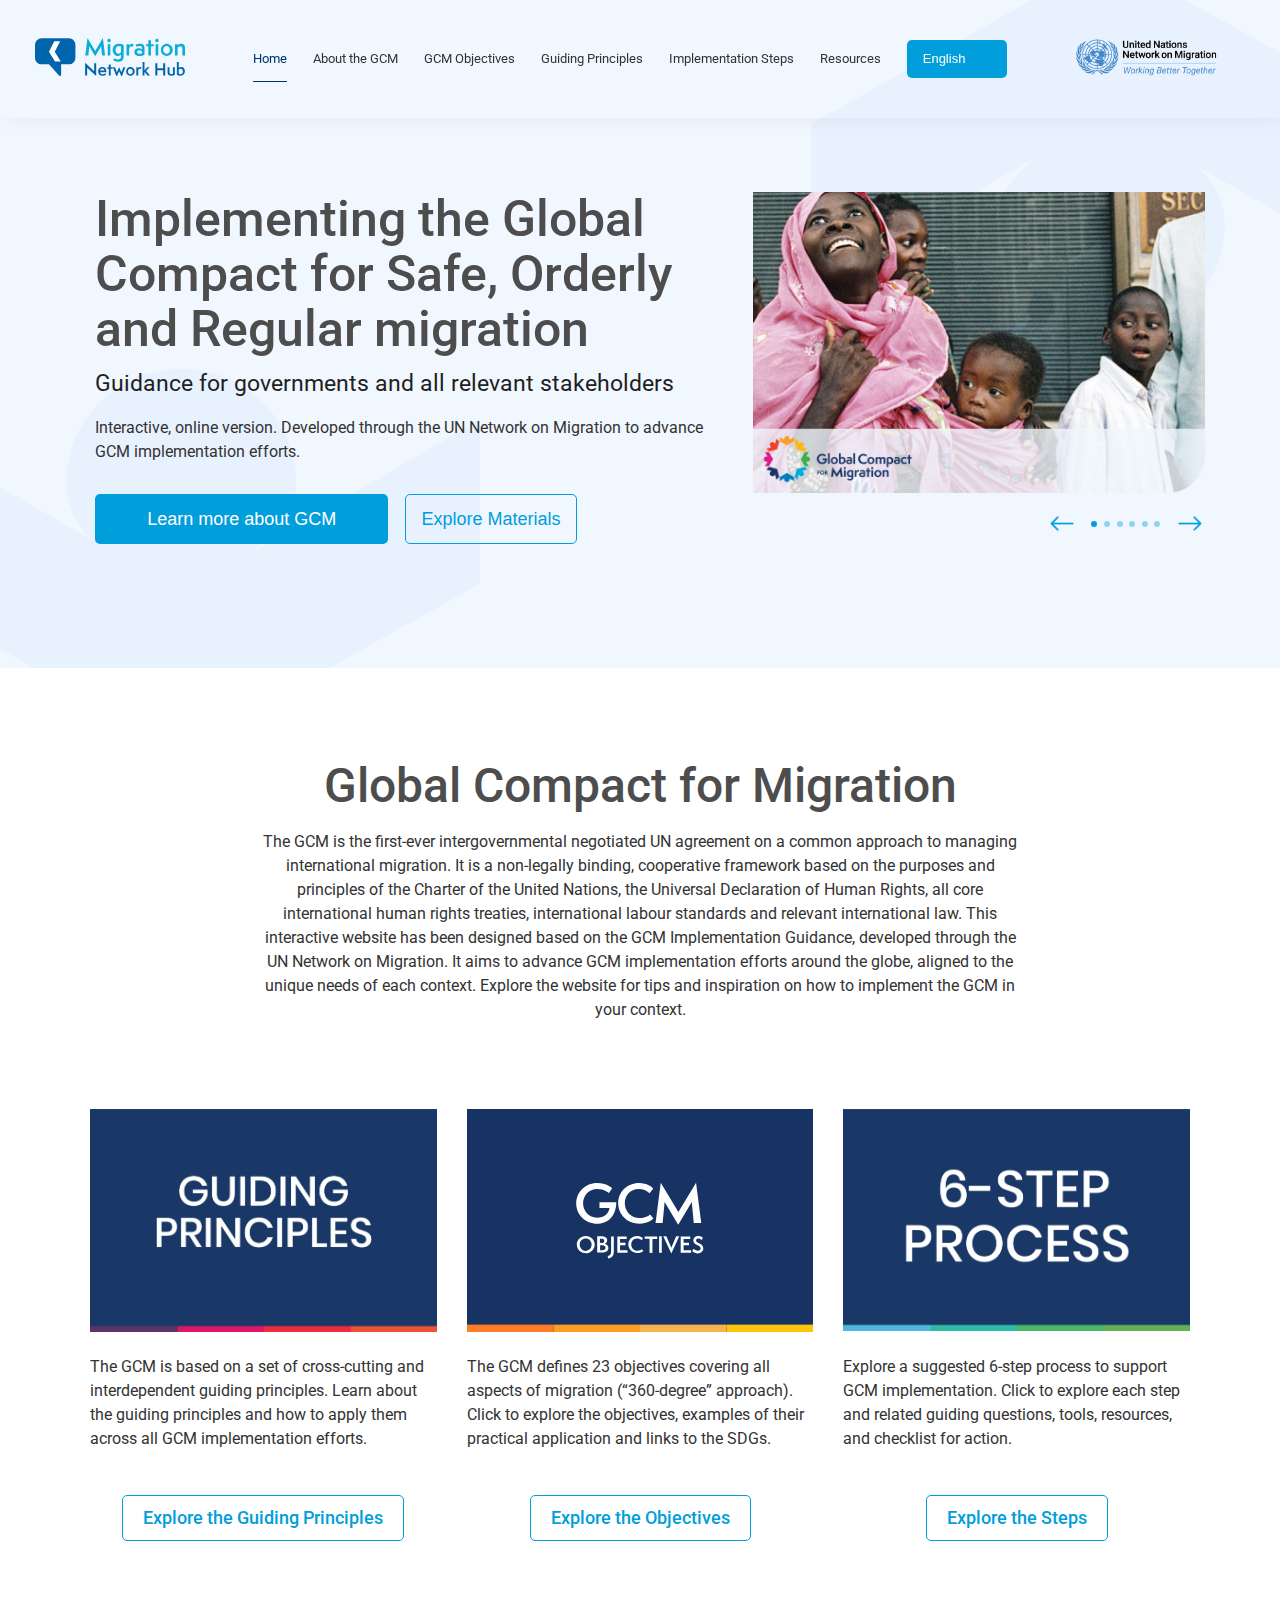
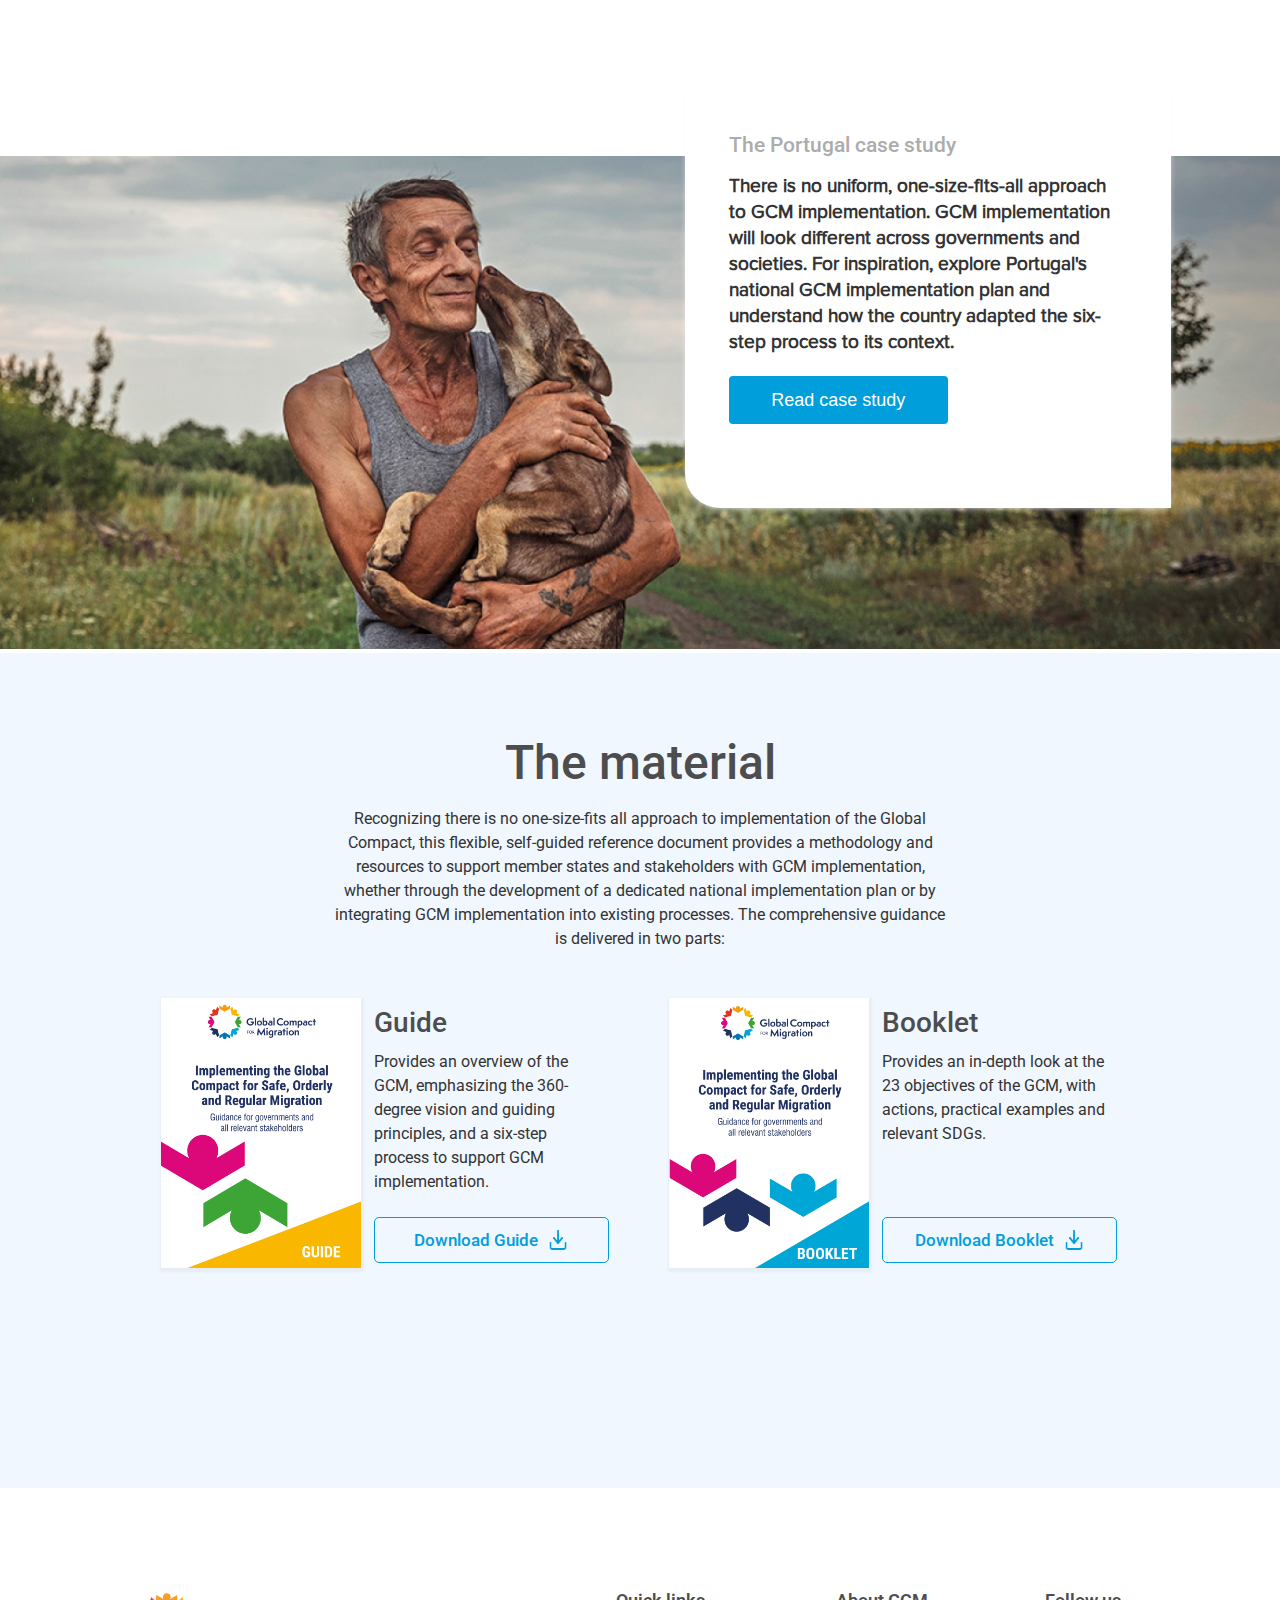
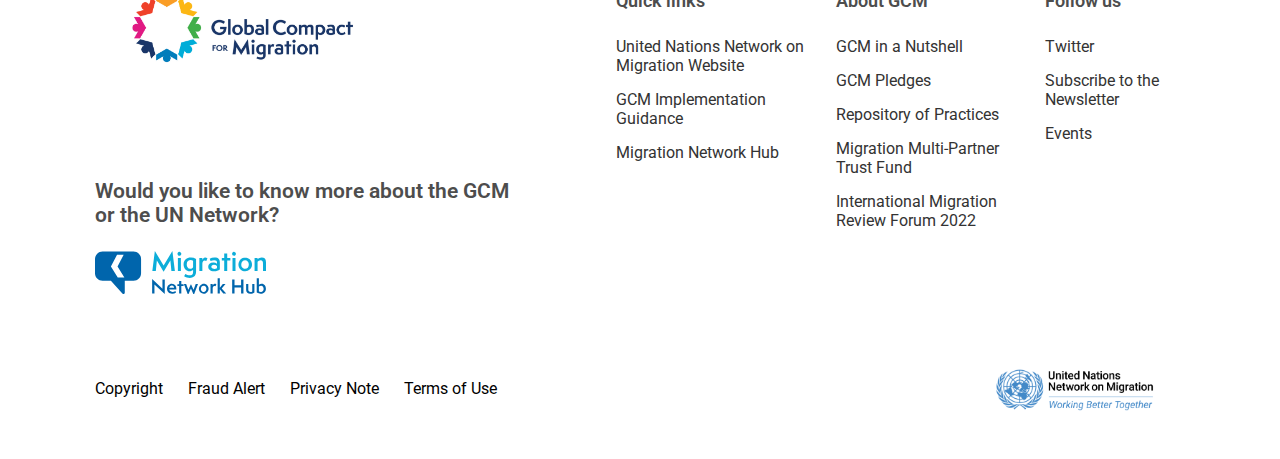
<file: index.html>
<!DOCTYPE html>
<html lang="en">

<head>
  <meta charset="UTF-8" />
  <meta http-equiv="X-UA-Compatible" content="IE=edge" />
  <meta name="viewport" content="width=device-width, initial-scale=1.0" />
  <title>Global Compact Migration</title>
  <script src="js/jquery.min.js"></script>
  <script src="js/index.js"></script>
  <link rel="stylesheet" href="./styles/style.css" />
  <script src="js/tinyi18n.js"></script>
  <script>
    $(document).ready(function () {
      tinyi18n.loadTranslations('./translation/i18n.json')
      const appLanguage = localStorage?.getItem("lang");
      if (appLanguage == 'fr') {
        $('.threecard p').css("margin-bottom", "80px");
      }
      else {
        $('.threecard p').css("margin-bottom", "10px");
      }
      document.getElementById('headerunited').setAttribute('src', getImageUrl("HeaderRightImage", appLanguage))
      document.getElementById('headerunited2').setAttribute('src', getImageUrl("HeaderRightImage", appLanguage))
      document.getElementById('footerglobal').setAttribute('src', getImageUrl("FooterLeftImage", appLanguage))
      document.getElementById('footerunited').setAttribute('src', getImageUrl("FooterRightImage", appLanguage))
      document.getElementById('Guide').setAttribute('src', getImageUrl("GuideImage", appLanguage))
      document.getElementById('Booklet').setAttribute('src', getImageUrl("BookletImage", appLanguage))
      document.getElementById('card1img').setAttribute('src', getImageUrl("card1", appLanguage))
      document.getElementById('card2img').setAttribute('src', getImageUrl("card2", appLanguage))
      document.getElementById('card3img').setAttribute('src', getImageUrl("card3", appLanguage))
      document.getElementById('slide1img').setAttribute('src', getImageUrl("slide1imgLink", appLanguage))


      // Links
      document.getElementById('HeaderRightLink').setAttribute('href', getAnchorLInk("HeaderRightImageLink", appLanguage));
      document.getElementById('HeaderLeftLink').setAttribute('href', getAnchorLInk("HeaderLeftImageLink", appLanguage));
      document.getElementById('FooterLeftLink').setAttribute('href', getAnchorLInk("FooterLeftImageLink", appLanguage));
      document.getElementById('FooterRightLink').setAttribute('href', getAnchorLInk("FooterRightImageLink", appLanguage));
      document.getElementById('copyRight').setAttribute('href', getAnchorLInk("copyRightImageLink", appLanguage));
      document.getElementById('fraudAlert').setAttribute('href', getAnchorLInk("fraudAlertImageLink", appLanguage));
      document.getElementById('PrivacyNotice').setAttribute('href', getAnchorLInk("PrivacyNoticeImageLink", appLanguage));
      document.getElementById('termsofUse').setAttribute('href', getAnchorLInk("termsofUseImageLink", appLanguage));
      // footerlinks
      document.getElementById('UNNLink').setAttribute('href', getAnchorLInk("UNNfooterLink", appLanguage));
      document.getElementById('GCMImmplementLink').setAttribute('href', getAnchorLInk("GCMImmplementfooterLink", appLanguage));
      document.getElementById('MigrationNetHubLink').setAttribute('href', getAnchorLInk("MigrationNetHubfooterLink", appLanguage));
      document.getElementById('NutshellLink').setAttribute('href', getAnchorLInk("NutshellfooterLink", appLanguage));
      document.getElementById('PledgesLink').setAttribute('href', getAnchorLInk("PledgesLinkfooterLink", appLanguage));
      document.getElementById('RepoofPracticeLink').setAttribute('href', getAnchorLInk("RepoofPracticefooterLink", appLanguage));
      document.getElementById('TrustFundLink').setAttribute('href', getAnchorLInk("TrustFundfooterLink", appLanguage));
      document.getElementById('InternationalMigrationLink').setAttribute('href', getAnchorLInk("InternationalMigrationfooterLink", appLanguage));
      document.getElementById('EventsLink').setAttribute('href', getAnchorLInk("EventsfooterLink", appLanguage));
      $(".guidepdf").attr("href", getImageUrl("GuidepdfKey", appLanguage));
      $(".bookletpdf").attr("href", getImageUrl("BookletpdfKey", appLanguage));
    });
  </script>
  <script type="text/javascript">
    function changeFunc(selectedValue) {
      var selectBox = document.getElementById("selectBox");
      var selectedValue = selectedValue || 'en';
      tinyi18n.setLang(selectedValue)
      localStorage?.setItem("lang", selectedValue)
      const printedText = selectedValue === 'fr' ? 'Français' : selectedValue === 'spa' ? 'Español' : 'English'
      $("#dropdowntext").text(printedText);
      if (selectedValue == 'fr') {
        $('.threecard p').css("margin-bottom", "80px");
      }
      else {
        $('.threecard p').css("margin-bottom", "10px");
      }
      // Imgages
      document.getElementById('headerunited').setAttribute('src', getImageUrl("HeaderRightImage", selectedValue))
      document.getElementById('headerunited2').setAttribute('src', getImageUrl("HeaderRightImage", selectedValue))
      document.getElementById('footerglobal').setAttribute('src', getImageUrl("FooterLeftImage", selectedValue))
      document.getElementById('footerunited').setAttribute('src', getImageUrl("FooterRightImage", selectedValue))
      document.getElementById('Guide').setAttribute('src', getImageUrl("GuideImage", selectedValue))
      document.getElementById('Booklet').setAttribute('src', getImageUrl("BookletImage", selectedValue))
      document.getElementById('card1img').setAttribute('src', getImageUrl("card1", selectedValue))
      document.getElementById('card2img').setAttribute('src', getImageUrl("card2", selectedValue))
      document.getElementById('card3img').setAttribute('src', getImageUrl("card3", selectedValue))
      document.getElementById('slide1img').setAttribute('src', getImageUrl("slide1imgLink", selectedValue))

      // Links
      document.getElementById('HeaderRightLink').setAttribute('href', getAnchorLInk("HeaderRightImageLink", selectedValue));
      document.getElementById('HeaderLeftLink').setAttribute('href', getAnchorLInk("HeaderLeftImageLink", selectedValue));
      document.getElementById('FooterLeftLink').setAttribute('href', getAnchorLInk("FooterLeftImageLink", selectedValue));
      document.getElementById('FooterRightLink').setAttribute('href', getAnchorLInk("FooterRightImageLink", selectedValue));
      document.getElementById('copyRight').setAttribute('href', getAnchorLInk("copyRightImageLink", selectedValue));
      document.getElementById('fraudAlert').setAttribute('href', getAnchorLInk("fraudAlertImageLink", selectedValue));
      document.getElementById('PrivacyNotice').setAttribute('href', getAnchorLInk("PrivacyNoticeImageLink", selectedValue));
      document.getElementById('termsofUse').setAttribute('href', getAnchorLInk("termsofUseImageLink", selectedValue));
      // footerlinks
      document.getElementById('UNNLink').setAttribute('href', getAnchorLInk("UNNfooterLink", selectedValue));
      document.getElementById('GCMImmplementLink').setAttribute('href', getAnchorLInk("GCMImmplementfooterLink", selectedValue));
      document.getElementById('MigrationNetHubLink').setAttribute('href', getAnchorLInk("MigrationNetHubfooterLink", selectedValue));
      document.getElementById('NutshellLink').setAttribute('href', getAnchorLInk("NutshellfooterLink", selectedValue));
      document.getElementById('PledgesLink').setAttribute('href', getAnchorLInk("PledgesLinkfooterLink", selectedValue));
      document.getElementById('RepoofPracticeLink').setAttribute('href', getAnchorLInk("RepoofPracticefooterLink", selectedValue));
      document.getElementById('TrustFundLink').setAttribute('href', getAnchorLInk("TrustFundfooterLink", selectedValue));
      document.getElementById('InternationalMigrationLink').setAttribute('href', getAnchorLInk("InternationalMigrationfooterLink", selectedValue));
      document.getElementById('EventsLink').setAttribute('href', getAnchorLInk("EventsfooterLink", selectedValue));
      $(".guidepdf").attr("href", getImageUrl("GuidepdfKey", selectedValue));
      $(".bookletpdf").attr("href", getImageUrl("BookletpdfKey", selectedValue));
    }
  </script>
  <link rel="stylesheet" href="https://cdnjs.cloudflare.com/ajax/libs/font-awesome/6.1.1/css/all.min.css"
    integrity="sha512-KfkfwYDsLkIlwQp6LFnl8zNdLGxu9YAA1QvwINks4PhcElQSvqcyVLLD9aMhXd13uQjoXtEKNosOWaZqXgel0g=="
    crossorigin="anonymous" referrerpolicy="no-referrer" />
  <link
    href="https://fonts.googleapis.com/css2?family=Roboto:ital,wght@0,300;0,400;0,500;0,700;1,300;1,400;1,500&display=swap"
    rel="stylesheet" />
</head>

<body>
  <!-- Header -->

  <section class="herosection-bg">
    <header class="headerBg">
      <div class="container-fluid">
        <div class="header">
          <input id="menu__toggle" type="checkbox" />
          <label class="menu__btn" for="menu__toggle"><span></span></label>
          <div class="logo">
            <a target="_blank" class="LogoforWeb" target="_blank" id="HeaderLeftLink"
              href="https://migrationnetwork.un.org/migration-network-hub"><img src="./images/logo.svg"
                alt="logo" /></a>
            <a target="_blank" class="LogoforMobile" target="_blank"
              href="https://migrationnetwork.un.org/migration-network-hub"><img src="./images/footer-Logo.png"
                alt="logo" /></a>
          </div>
          <div id="overlay"></div>

          <div id="menu-close" class="menu__box">
            <div class="collapse-top">
              <a target="_blank" href="https://migrationnetwork.un.org/migration-network-hub"><img class="collapse-logo"
                  src="./images/footer-Logo.png" alt="logo" /></a>
            </div>
            <ul>
              <li><a href="/" class="active" data-translatekey="home"></a></li>
              <li><a href="about.html" data-translatekey="about"></a></li>
              <li><a href="gcmobjectives.html" data-translatekey="objective"></a></li>
              <li><a href="Principles.html" data-translatekey="priniciples"></a></li>
              <li> <a href="ImplementationSteps.html" data-translatekey="implementation"></a></li>
              <li><a href="resources.html" data-translatekey="resources"></a></li>
              <li>
                <div class="dropdown">
                  <button class="dropbtn" id="dropdowntext" onclick="myFunction()">English</button>
                  <div id="selectBox" class="dropdown-content">
                    <a onclick="changeFunc('en')">English</a>
                    <a onclick="changeFunc('fr')">Français</a>
                    <a onclick="changeFunc('spa')">Español</a>
                  </div>
                </div>
              </li>
            </ul>

            <div class="collapse-bottom">
              <h4 data-translatekey="gcmobjcollapsetitle"></h4>
              <a target="_blank" href="https://migrationnetwork.un.org/migration-network-hub"><img
                  src="./images/logo.svg" alt="logo" /></a>
              <hr class="mobileview-divider">
              <a target="_blank" href="https://migrationnetwork.un.org/migration-network-hub"><img id="headerunited2"
                  class="secondImg" src="./images/mignet-logo.png" alt="logo" /></a>
            </div>
          </div>
          <div class="Rightlogo">
            <a target="_blank" href="https://migrationnetwork.un.org/" id="HeaderRightLink">
              <img id='headerunited' src="./images/UNNM-Logo-TAG.png" alt="logo" />
            </a>
          </div>
        </div>
      </div>
    </header>

    <!-- first hero section -->
    <div class="container">
      <div class="mainSection">
        <div class="content">
          <h1 data-translatekey="landingPageTitle"></h1>
          <p data-translatekey="landingPageSubTitle"></p>
          <p class="seconddescription" data-translatekey="landingPageSubTitle2"></p>
          <div class="btnSection">
            <button class="primarybtn firstbtn">
              <a href="about.html" data-translatekey="aboutButton"></a>
            </button>
            <button class="secondarybtn">
              <a href="#down" class="view2" data-translatekey="exploreButton"></a>
            </button>
          </div>
        </div>
        <div class="image-section">
          <div class="slider">
            <img id="slide1img" class="mySlides" src="./images/Frame2.png" />
            <img class="mySlides" src="./images/slider/slide1.jpg" />
            <img class="mySlides" src="./images/slider/slide2.jpg" />
            <img class="mySlides" src="./images/slider/slide3.jpg" />
            <img class="mySlides" src="./images/slider/slide4.jpg" />
            <img class="mySlides" src="./images/slider/slide5.JPG" />

            <div class="sliderControl">
              <div class="slideleft" onclick="plusDivs(-1)">
                <img src="././images/arrow-left.png" alt="slider arrow-left" />
              </div>
              <!-- <div class="dotWrapper"> -->
              <span class="dot" onclick="currentDiv(1)"></span>
              <span class="dot" onclick="currentDiv(2)"></span>
              <span class="dot" onclick="currentDiv(3)"></span>
              <span class="dot" onclick="currentDiv(4)"></span>
              <span class="dot" onclick="currentDiv(5)"></span>
              <span class="dot" onclick="currentDiv(6)"></span>
              <!-- </div> -->
              <div class="slideright" onclick="plusDivs(1)">
                <img src="././images/arrow-right.png" alt="slider arrow-right" />
              </div>
            </div>
          </div>
        </div>
      </div>
    </div>
  </section>


  <!-- second hero section -->

  <section class="secondSectionBg">
    <div class="container">
      <div class="secondSection">
        <h2 data-translatekey="globalCompactForMigration"></h2>
        <!-- <p data-translatekey="globalCompactForMigrationContent"></p> -->
        <p data-translatekey="globalCompactForMigrationContent2"></p>

      </div>
    </div>

    <!-- ThreeCard section -->
    <section class="container">
      <div class="threecard">
        <div class="card">
          <div class="bluecard-wrapper">
            <img id='card1img' src="./images/pic2_EN.jpg" alt="Guiding Principle" />
          </div>
          <p data-translatekey="homeGuidingPrinciples"></p>
          <button class="secondarybtn" onclick="document.location='Principles.html'"
            data-translatekey="viewPrinciplesButton">
          </button>
        </div>
        <div class="card">
          <div class="bluecard-wrapper">
            <img id='card2img' src="./images/GCMbox2.svg" alt="GCMO bjectives" />
          </div>
          <p data-translatekey="homeGCMObjectives">
          </p>
          <button class="secondarybtn" onclick="document.location='gcmobjectives.html'"
            data-translatekey="viewObjectiveButton">
          </button>
        </div>
        <div class="card">
          <div class="bluecard-wrapper">
            <img id='card3img' src="./images/pic1_EN (1).jpg" alt="Implementation Steps" />
          </div>
          <p data-translatekey="steppagemaintitletxt2">
          </p>
          <button class="secondarybtn" onclick="document.location='ImplementationSteps.html'"
            data-translatekey="viewStepsButton">
          </button>
        </div>
      </div>
    </section>
  </section>

  <!-- poster section -->
  <section class="container-fluid">
    <div class="poster">
      <img src="./images/dogmen.png" alt="Men with dog" />
      <div class="content">
        <h4 data-translatekey="homePortugalCasestudyTitle"></h4>
        <p data-translatekey="homePortugalCasestudyContent"></p>
        <button class="primarybtn">
          <a href="blog.html" data-translatekey="readCasestudyButton"></a>
        </button>
      </div>
    </div>
  </section>

  <!-- Download section -->
  <section class="download-bg" id="down">
    <div class="container">
      <div class="ebook-txt">
        <h5 data-translatekey="homeTheMaterialTitle"></h5>
        <p data-translatekey="homeTheMaterialContent">
        </p>
      </div>

      <div class="ebook">
        <div class="booklet">
          <div class="mobile-div">
            <h6 class="for-mobile" data-translatekey="homeGuideTitle"></h6>
            <img class="bookimg" id='Guide' src="./images/guide.png" alt="book" />
            <!-- <img class="bookimg" src="./images/french/COVERS fr_GUIDE_page1.svg" alt="book" /> -->
          </div>
          <div class="content">
            <h6 data-translatekey="homeGuideTitle"></h6>
            <p data-translatekey="homeGuideContent">
            </p>
            <button class="secondarybtn">
              <a href="./pdf/guide.pdf" target="_blank" class="view guidepdf"
                data-translatekey="downloadGuideButton"></a>
              <img class="first" src="./images/icons/download.png" alt="download-icon" />
              <img class="second" src="./images/icons/downloadwhite.png" alt="download" />
            </button>
          </div>
        </div>
        <div class="booklet">
          <div class="mobile-div">
            <h6 class="for-mobile" data-translatekey="homeBookletTitle"></h6>
            <img class="bookimg" id='Booklet' src="./images/booklet.png" alt="booklet" />
            <!-- <img class="bookimg" src="./images/french/COVERS fr_BROCHURE_page1.svg" alt="book" /> -->

          </div>
          <div class="content">
            <h6 data-translatekey="homeBookletTitle"></h6>
            <p data-translatekey="homeBookletContent"></p>
            <button class="secondarybtn">
              <a href="./pdf/booklet.pdf" target="_blank" class="bookletpdf"
                data-translatekey="downloadBookletButton"></a>
              <img class="first" src="./images/icons/download.png" alt="download-icon" />
              <img class="second" src="./images/icons/downloadwhite.png" alt="download-icon white" />
            </button>
          </div>
        </div>
      </div>
    </div>
  </section>
  <!-- footer section -->
  <section class="footer-bg">
    <div class="container">
      <div class="footer">
        <div class="scroller" id="scroll-to-bottom">
          <button onclick="topFunction()" id="myBtn" title="Go to top" data-translatekey="backToTopButton">
          </button>
        </div>
        <div class="leftside">
          <img class="firstimg" id='footerglobal' src="./images/footer-Logo.png" alt="footer logo" />
          <h4 data-translatekey="footerKnowMoreQuestion"></h4>
          <a target="_blank" id="FooterLeftLink" href="https://migrationnetwork.un.org/migration-network-hub">
            <img class="secondimg" src="./images/logo.svg" alt="logo" />
          </a>
          <button class="return-btn" data-translatekey="returntomigrationhub"></button>
        </div>
        <div class="rightside">
          <ul>
            <li>
              <h5 data-translatekey="footerQuickLinks"></h5>
            </li>
            <li>
              <a target="_blank" href="https://migrationnetwork.un.org/" data-translatekey="footerUnitedNationLink"
                id="UNNLink"></a>
            </li>
            <li>
              <a target="_blank" id="GCMImmplementLink" href="https://migrationnetwork.un.org/gcm-guidance"
                data-translatekey="footerGCMImplementationLink"></a>
            </li>
            <li>
              <a target="_blank" id="MigrationNetHubLink" href="https://migrationnetwork.un.org/migration-network-hub"
                data-translatekey="footerMigrationNetworkLink"></a>
            </li>
          </ul>
          <ul>
            <li>
              <h5 data-translatekey="footerAboutGCM"></h5>
            </li>
            <li>
              <a target="_blank" id="NutshellLink" href="https://migrationnetwork.un.org/fr/node/2312"
                data-translatekey="footerNutshellLink"></a>
            </li>
            <li>
              <a target="_blank" id="PledgesLink" href="https://migrationnetwork.un.org/the-pledging-dashboard"
                data-translatekey="footerPledgesLink"></a>
            </li>
            <li>
              <a target="_blank" id="RepoofPracticeLink"
                href="https://migrationnetwork.un.org/hub/repository-of-practices"
                data-translatekey="footerRepositoryLink"></a>
            </li>
            <li>
              <a target="_blank" id="TrustFundLink" href="https://migrationnetwork.un.org/mptf"
                data-translatekey="footerTrustFundLink"></a>
            </li>
            <li>
              <a target="_blank" id="InternationalMigrationLink"
                href="https://migrationnetwork.un.org/international-migration-review-forum-2022"
                data-translatekey="footerInternationalForumLink"></a>
            </li>
          </ul>
          <ul>
            <li>
              <h5 data-translatekey="footerFollowUs"></h5>
            </li>
            <li><a target="_blank" href="https://twitter.com/UNMigNetwork" data-translatekey="footerTwitterLink"></a>
            </li>
            <li>
              <a target="_blank"
                href="https://migrationnetwork.us19.list-manage.com/subscribe?u=91a1d870ca31df83b2b697cf6&id=9c7fcb90a4"
                data-translatekey="footerNewsletterLink"></a>
            </li>
            <li>
              <a target="_blank" id="EventsLink"
                href="https://migrationnetwork.un.org/hub/events?text=&gcm_objectives=All&cross_cutting_theme=All&region=All&country=All"
                data-translatekey="footerEventsLink"></a>
            </li>
          </ul>
        </div>
      </div>
      <div class="bottom-section">
        <ul>
          <li><a target="_blank" href="#" id="copyRight" data-translatekey="footerCopyright"></a></li>
          <li><a target="_blank" href="#" id="fraudAlert" data-translatekey="footerFraudAlert"></a></li>
          <li><a target="_blank" href="#" id="PrivacyNotice" data-translatekey="footerPrivacyNotice"></a></li>
          <li><a target="_blank" href="#" id="termsofUse" data-translatekey="footerTermsOfUse"></a></li>
        </ul>
        <a target="_blank" id="FooterRightLink" href="https://migrationnetwork.un.org/">
          <img id="footerunited" src="./images/mignet-logo.png" alt="logo" />
        </a>
      </div>
    </div>
  </section>

  <script>

    function showDivs(n) {
      var i;
      var x = document.getElementsByClassName("mySlides");
      var dots = document.getElementsByClassName("dot");
      if (n > x.length) {
        slideIndex = 1;
      }
      if (n < 1) {
        slideIndex = x.length;
      }
      for (i = 0; i < x.length; i++) {
        x[i].style.display = "none";
      }
      for (i = 0; i < dots.length; i++) {
        dots[i].className = dots[i].className.replace(" active-dot", "");
      }
      x[slideIndex - 1].style.display = "block";
      dots[slideIndex - 1].className += " active-dot";
    }

    // slider
    var slideIndex = 1;
    showDivs(slideIndex);

    function plusDivs(n) {
      showDivs((slideIndex += n));
    }

    function currentDiv(n) {
      showDivs((slideIndex = n));
    }

    //Get the button
    var mybutton = document.getElementById("myBtn");

    // When the user scrolls down 20px from the top of the document, show the button
    window.onscroll = function () {
      scrollFunction();
    };

    function scrollFunction() {
      if (
        document.body.scrollTop > 20 ||
        document.documentElement.scrollTop > 20
      ) {
        mybutton.style.display = "block";
      } else {
        mybutton.style.display = "none";
      }
    }

    // When the user clicks on the button, scroll to the top of the document
    function topFunction() {
      document.body.scrollTop = 0;
      document.documentElement.scrollTop = 0;
    }

    const translatedImages = {
      HeaderRightImage: {
        en: "./images/UNNM-Logo-TAG.png",
        fr: "./images/french_logo_PNG3.png",
        spa: "./images/spanish_logo_PNG3.png"
      },
      FooterRightImage: {
        en: "./images/UNNM-Logo-TAG.png",
        fr: "./images/french/2.png",
        spa: "./images/spanish/2.png"
      },
      FooterLeftImage: {
        en: "./images/GCM_LOGO_Horizontal_EN.jpg",
        fr: "./images/GCM_LOGO_Horizontal_FR.jpg",
        spa: "./images/GCM_LOGO_Horizontal_SP.jpg"
      },
      GuideImage: {
        en: "./images/guide.png",
        fr: "./images/french/COVERS fr_GUIDE_page1.svg",
        spa: "./images/spanish/SPANISH_COVER_GUIA.jpg"
      },
      BookletImage: {
        en: "./images/booklet.png",
        fr: "./images/french/COVERS fr_BROCHURE_page1.svg",
        spa: "./images/spanish/SPANISH_COVER_CUADERNO.jpg"
      },
      card1: {
        en: "./images/pic2_EN.jpg",
        fr: "./images/french/home/PMM_PRINCIPESDIRECTEURS_FR.jpg",
        spa: "./images/spanish/00_GCM_box_Guiding_Principles.jpg"
      },
      card2: {
        en: "./images/GCMbox2.svg",
        fr: "./images/french/home/PMM_OBJECTIFS_FR.jpg",
        spa: "./images/spanish/thirdimg.jpg"
      },
      card3: {
        en: "./images/pic1_EN%20(1).jpg",
        fr: "./images/french/home/6-step-French.jpg",
        spa: "./images/spanish/6STEPPROCESS_ES_1.jpg"
      },
      slide1imgLink: {
        en: "./images/Frame2.png",
        fr: "./images/slider/homepage_image_FR.png",
        spa: "./images/slider/homepage_image_SP.png"
      },
      GuidepdfKey: {
        en: "./pdf/guide.pdf",
        fr: "./pdf/French/guide_PDF_FR.pdf",
        spa: "./pdf/Spanish/guide_PDF_ES.pdf"
      },
      BookletpdfKey: {
        en: "./pdf/booklet.pdf",
        fr: "./pdf/French/booklet_PDF_FR.pdf",
        spa: "./pdf/Spanish/booklet_PDF_ES.pdf"
      },
    };



    const translatedLinks = {
      HeaderRightImageLink: {
        en: 'https://migrationnetwork.un.org',
        fr: 'https://migrationnetwork.un.org/fr',
        spa: 'https://migrationnetwork.un.org/es'
      },
      HeaderLeftImageLink: {
        en: 'https://migrationnetwork.un.org/migration-network-hub',
        fr: 'https://migrationnetwork.un.org/fr/migration-network-hub',
        spa: 'https://migrationnetwork.un.org/es/migration-network-hub'
      },
      FooterLeftImageLink: {
        en: 'https://migrationnetwork.un.org/migration-network-hub',
        fr: 'https://migrationnetwork.un.org/fr/migration-network-hub',
        spa: 'https://migrationnetwork.un.org/es/migration-network-hub'
      },
      FooterRightImageLink: {
        en: 'https://migrationnetwork.un.org',
        fr: 'https://migrationnetwork.un.org/fr',
        spa: 'https://migrationnetwork.un.org/es'
      },
      copyRightImageLink: {
        en: 'https://www.un.org/en/about-us/copyright',
        fr: 'https://www.un.org/fr/about-us/copyright',
        spa: 'https://www.un.org/es/about-us/copyright'
      },
      fraudAlertImageLink: {
        en: 'https://www.un.org/en/about-us/fraud-alert',
        fr: 'https://www.un.org/fr/about-us/fraud-alert',
        spa: 'https://www.un.org/es/about-us/fraud-alert'
      },
      PrivacyNoticeImageLink: {
        en: 'https://www.un.org/en/about-us/privacy-notice',
        fr: 'https://www.un.org/fr/about-us/privacy-notice',
        spa: 'https://www.un.org/es/about-us/privacy-notice'
      },
      termsofUseImageLink: {
        en: 'https://www.un.org/en/about-us/terms-of-use',
        fr: 'https://www.un.org/fr/about-us/terms-of-use',
        spa: 'https://www.un.org/es/about-us/terms-of-use'
      },
      UNNfooterLink: {
        en: 'https://migrationnetwork.un.org',
        fr: 'https://migrationnetwork.un.org/fr',
        spa: 'https://migrationnetwork.un.org/es'
      },
      GCMImmplementfooterLink: {
        en: 'https://migrationnetwork.un.org/gcm-guidance',
        fr: 'https://migrationnetwork.un.org/fr/gcm-guidance',
        spa: 'https://migrationnetwork.un.org/es/gcm-guidance'
      },
      MigrationNetHubfooterLink: {
        en: 'https://migrationnetwork.un.org/migration-network-hub',
        fr: 'https://migrationnetwork.un.org/fr/migration-network-hub',
        spa: 'https://migrationnetwork.un.org/es/migration-network-hub'
      },
      NutshellfooterLink: {
        en: 'https://migrationnetwork.un.org/global-compact-for-migration',
        fr: 'https://migrationnetwork.un.org/fr/node/2312',
        spa: 'https://migrationnetwork.un.org/es/global-compact-for-migration'
      },
      PledgesLinkfooterLink: {
        en: 'https://migrationnetwork.un.org/the-pledging-dashboard',
        fr: 'https://migrationnetwork.un.org/fr/the-pledging-dashboard',
        spa: 'https://migrationnetwork.un.org/es/the-pledging-dashboard'
      },
      RepoofPracticefooterLink: {
        en: 'https://migrationnetwork.un.org/hub/repository-of-practices',
        fr: 'https://migrationnetwork.un.org/fr/hub/repository-of-practices',
        spa: 'https://migrationnetwork.un.org/es/hub/repository-of-practices'
      },
      TrustFundfooterLink: {
        en: 'https://migrationnetwork.un.org/mptf',
        fr: 'https://migrationnetwork.un.org/fr/mptf',
        spa: 'https://migrationnetwork.un.org/es/mptf'
      },
      InternationalMigrationfooterLink: {
        en: 'https://migrationnetwork.un.org/international-migration-review-forum-2022',
        fr: 'https://migrationnetwork.un.org/fr/node/2313',
        spa: 'https://migrationnetwork.un.org/es/node/2313'
      },
      EventsfooterLink: {
        en: 'https://migrationnetwork.un.org/events',
        fr: 'https://migrationnetwork.un.org/fr/events',
        spa: 'https://migrationnetwork.un.org/es/events'
      },
    }
    // For images acc to selected language
    var getImageUrl = (objectKey, lang) => {
      const imageObject = translatedImages[objectKey];
      return imageObject[lang];
    };

    const getAnchorLInk = (url, lang) => {
      const LinkUrl = translatedLinks[url];
      return LinkUrl[lang]
    };
  </script>

</body>

</html>
</file>
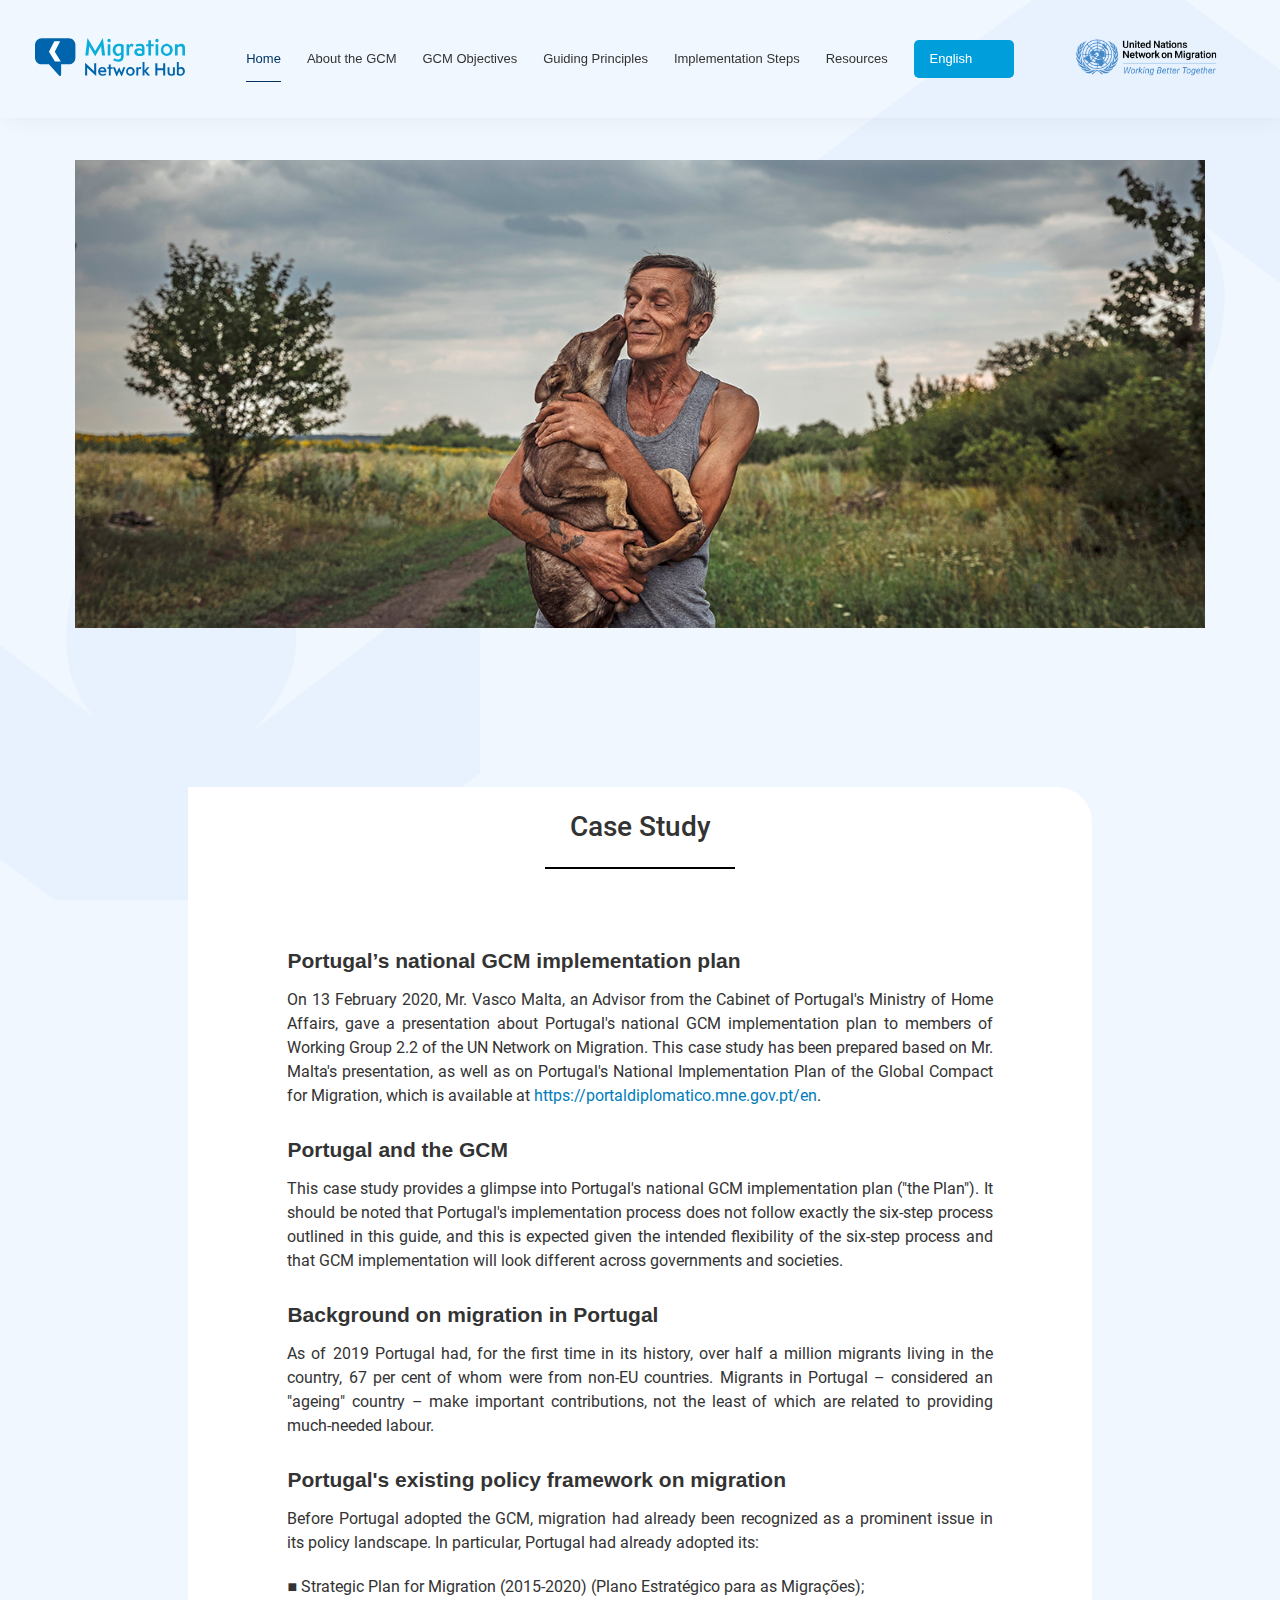
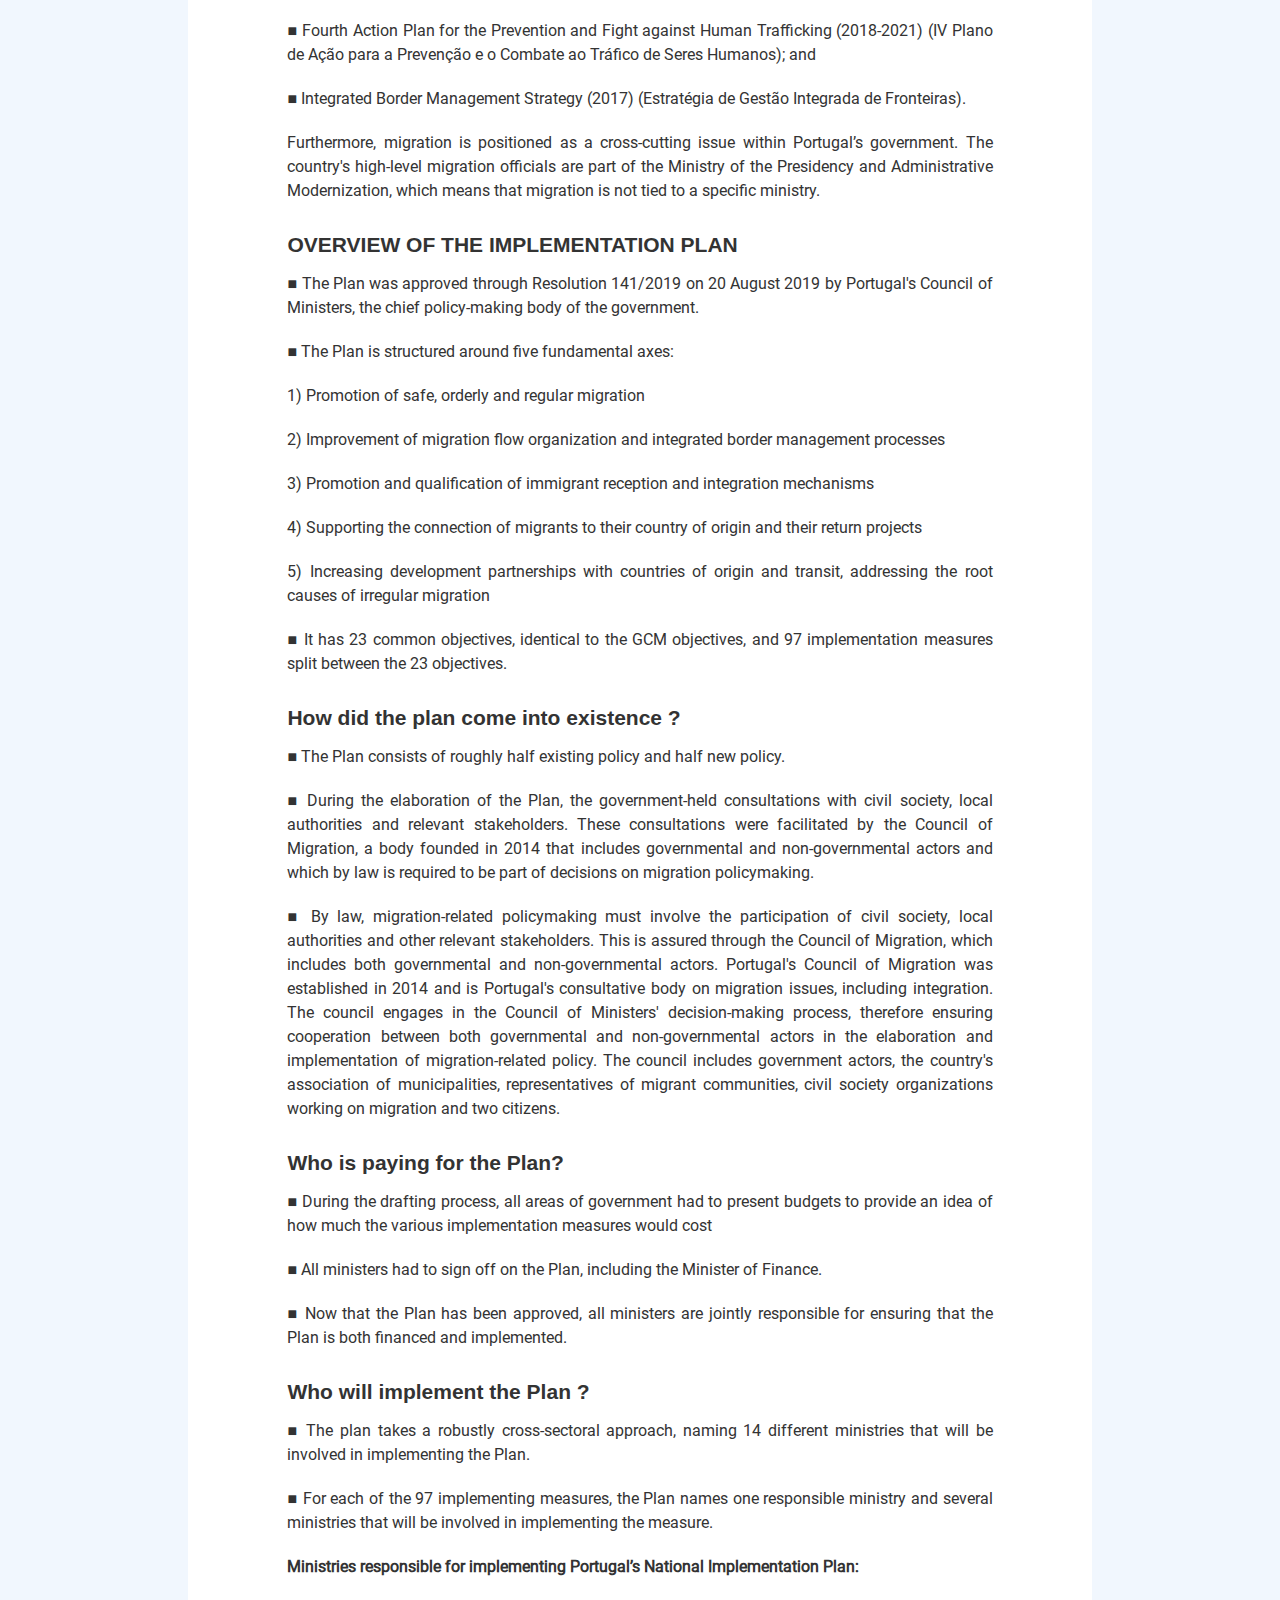
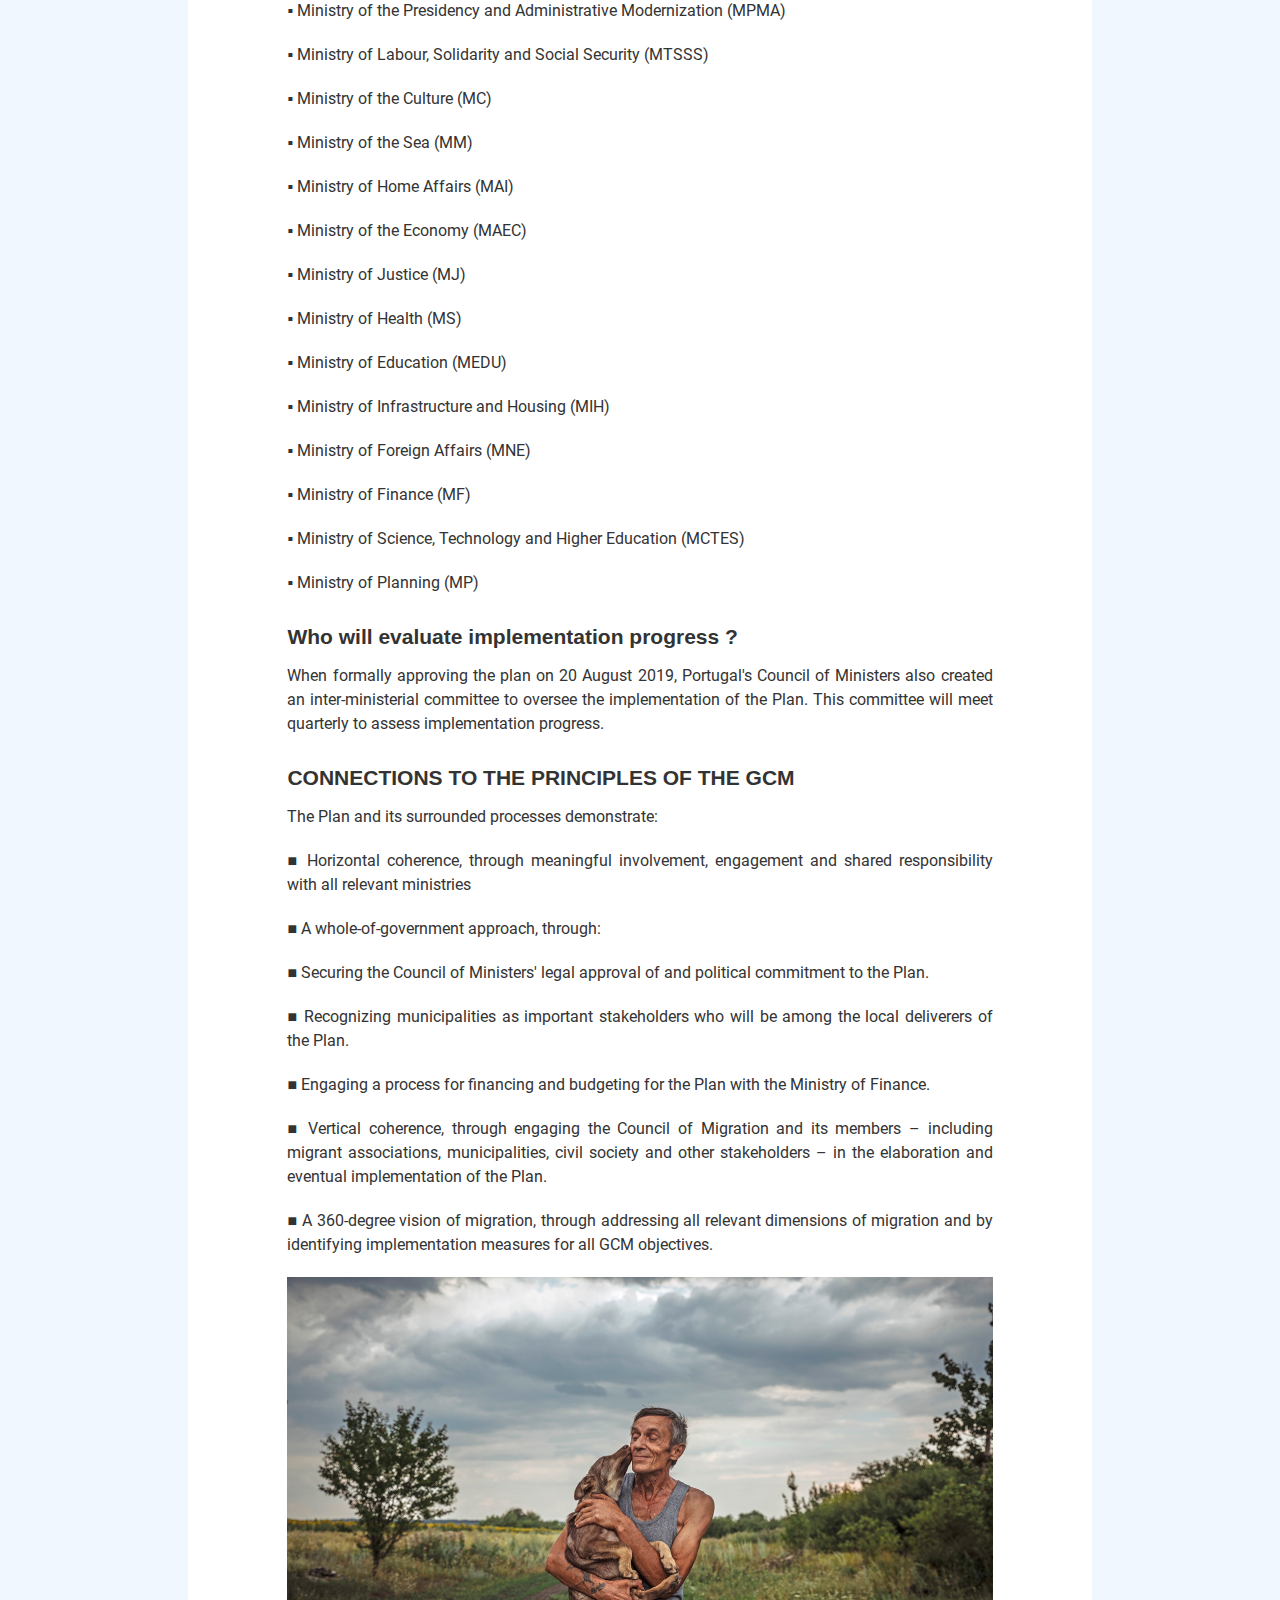
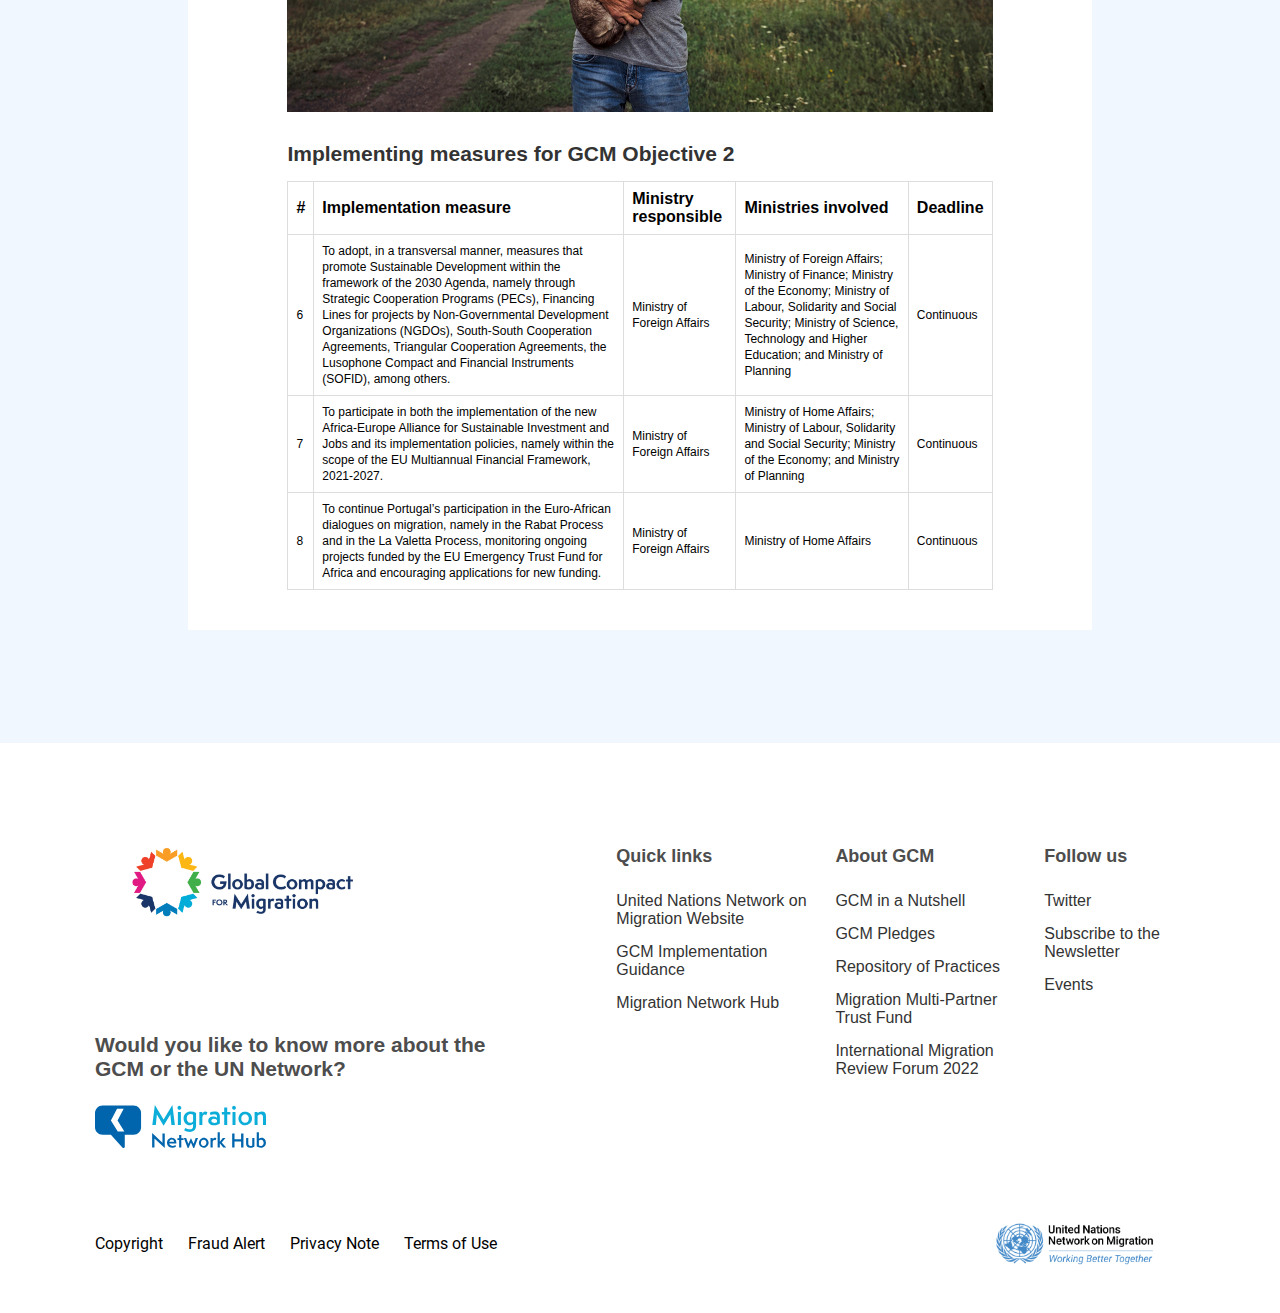
<file: blog.html>
<!DOCTYPE html>
<html lang="en">

<head>
  <meta charset="UTF-8" />
  <meta http-equiv="X-UA-Compatible" content="IE=edge" />
  <meta name="viewport" content="width=device-width, initial-scale=1.0" />
  <title>blog</title>
  <link rel="stylesheet" href="./styles/style.css" />
  <script src="js/jquery.min.js"></script>
  <script src="js/index.js"></script>
  <script src="js/tinyi18n.js"></script>
  <script>
    $(document).ready(function () {

      tinyi18n.loadTranslations('./translation/i18n.json')
      const appLanguage = localStorage?.getItem("lang");
      // img
      document.getElementById('headerunited').setAttribute('src', getImageUrl("HeaderRightImage", appLanguage))
      document.getElementById('headerunited2').setAttribute('src', getImageUrl("HeaderRightImage", appLanguage))
      document.getElementById('footerglobal').setAttribute('src', getImageUrl("FooterLeftImage", appLanguage))
      document.getElementById('footerunited').setAttribute('src', getImageUrl("FooterRightImage", appLanguage))
      // Links
      document.getElementById('HeaderRightLink').setAttribute('href', getAnchorLInk("HeaderRightImageLink", appLanguage));
      document.getElementById('HeaderLeftLink').setAttribute('href', getAnchorLInk("HeaderLeftImageLink", appLanguage));
      document.getElementById('FooterLeftLink').setAttribute('href', getAnchorLInk("FooterLeftImageLink", appLanguage));
      document.getElementById('FooterRightLink').setAttribute('href', getAnchorLInk("FooterRightImageLink", appLanguage));
      document.getElementById('copyRight').setAttribute('href', getAnchorLInk("copyRightImageLink", appLanguage));
      document.getElementById('fraudAlert').setAttribute('href', getAnchorLInk("fraudAlertImageLink", appLanguage));
      document.getElementById('PrivacyNotice').setAttribute('href', getAnchorLInk("PrivacyNoticeImageLink", appLanguage));
      document.getElementById('termsofUse').setAttribute('href', getAnchorLInk("termsofUseImageLink", appLanguage));
      document.getElementById('mnhubone').setAttribute('href', getAnchorLInk("mnhuboneLink", appLanguage));
      $("#mnhubone").text(getAnchorLInk("mnhuboneLink", appLanguage));


      // footerlinks
      document.getElementById('UNNLink').setAttribute('href', getAnchorLInk("UNNfooterLink", appLanguage));
      document.getElementById('GCMImmplementLink').setAttribute('href', getAnchorLInk("GCMImmplementfooterLink", appLanguage));
      document.getElementById('MigrationNetHubLink').setAttribute('href', getAnchorLInk("MigrationNetHubfooterLink", appLanguage));
      document.getElementById('NutshellLink').setAttribute('href', getAnchorLInk("NutshellfooterLink", appLanguage));
      document.getElementById('PledgesLink').setAttribute('href', getAnchorLInk("PledgesLinkfooterLink", appLanguage));
      document.getElementById('RepoofPracticeLink').setAttribute('href', getAnchorLInk("RepoofPracticefooterLink", appLanguage));
      document.getElementById('TrustFundLink').setAttribute('href', getAnchorLInk("TrustFundfooterLink", appLanguage));
      document.getElementById('InternationalMigrationLink').setAttribute('href', getAnchorLInk("InternationalMigrationfooterLink", appLanguage));
      document.getElementById('InternationalMigrationLink').setAttribute('href', getAnchorLInk("InternationalMigrationfooterLink", appLanguage));
      document.getElementById('EventsLink').setAttribute('href', getAnchorLInk("EventsfooterLink", appLanguage));

    });
  </script>
  <script type="text/javascript">
    function changeFunc(selectedValue) {
      var selectBox = document.getElementById("selectBox");
      var selectedValue = selectedValue || 'en';
      tinyi18n.setLang(selectedValue)
      localStorage?.setItem("lang", selectedValue)
      const printedText = selectedValue === 'fr' ? 'Français' : selectedValue === 'spa' ? 'Español' : 'English'
      $("#dropdowntext").text(printedText);
      // img
      document.getElementById('headerunited').setAttribute('src', getImageUrl("HeaderRightImage", selectedValue))
      document.getElementById('headerunited2').setAttribute('src', getImageUrl("HeaderRightImage", selectedValue))
      document.getElementById('footerglobal').setAttribute('src', getImageUrl("FooterLeftImage", selectedValue))
      document.getElementById('footerunited').setAttribute('src', getImageUrl("FooterRightImage", selectedValue))
      // Links
      document.getElementById('HeaderRightLink').setAttribute('href', getAnchorLInk("HeaderRightImageLink", selectedValue));
      document.getElementById('HeaderLeftLink').setAttribute('href', getAnchorLInk("HeaderLeftImageLink", selectedValue));
      document.getElementById('FooterLeftLink').setAttribute('href', getAnchorLInk("FooterLeftImageLink", selectedValue));
      document.getElementById('FooterRightLink').setAttribute('href', getAnchorLInk("FooterRightImageLink", selectedValue));
      document.getElementById('copyRight').setAttribute('href', getAnchorLInk("copyRightImageLink", selectedValue));
      document.getElementById('fraudAlert').setAttribute('href', getAnchorLInk("fraudAlertImageLink", selectedValue));
      document.getElementById('PrivacyNotice').setAttribute('href', getAnchorLInk("PrivacyNoticeImageLink", selectedValue));
      document.getElementById('termsofUse').setAttribute('href', getAnchorLInk("termsofUseImageLink", selectedValue));
      document.getElementById('mnhubone').setAttribute('href', getAnchorLInk("mnhuboneLink", selectedValue));
      $("#mnhubone").text(getAnchorLInk("mnhuboneLink", selectedValue));

      // footerlinks
      document.getElementById('UNNLink').setAttribute('href', getAnchorLInk("UNNfooterLink", selectedValue));
      document.getElementById('GCMImmplementLink').setAttribute('href', getAnchorLInk("GCMImmplementfooterLink", selectedValue));
      document.getElementById('MigrationNetHubLink').setAttribute('href', getAnchorLInk("MigrationNetHubfooterLink", selectedValue));
      document.getElementById('NutshellLink').setAttribute('href', getAnchorLInk("NutshellfooterLink", selectedValue));
      document.getElementById('PledgesLink').setAttribute('href', getAnchorLInk("PledgesLinkfooterLink", selectedValue));
      document.getElementById('RepoofPracticeLink').setAttribute('href', getAnchorLInk("RepoofPracticefooterLink", selectedValue));
      document.getElementById('TrustFundLink').setAttribute('href', getAnchorLInk("TrustFundfooterLink", selectedValue));
      document.getElementById('EventsLink').setAttribute('href', getAnchorLInk("EventsfooterLink", selectedValue));

    }
  </script>
  <link rel="stylesheet" href="https://cdnjs.cloudflare.com/ajax/libs/font-awesome/6.1.1/css/all.min.css"
    integrity="sha512-KfkfwYDsLkIlwQp6LFnl8zNdLGxu9YAA1QvwINks4PhcElQSvqcyVLLD9aMhXd13uQjoXtEKNosOWaZqXgel0g=="
    crossorigin="anonymous" referrerpolicy="no-referrer" />
</head>

<body>

  <section class="resource-background">
    <div class="resource-Bg">
      <!-- Header -->
      <header class="headerBg">
        <div class="container-fluid">
          <div class="header">
            <input id="menu__toggle" type="checkbox" />
            <label class="menu__btn" for="menu__toggle"><span></span></label>
            <div class="logo">
              <a target="_blank" class="LogoforWeb" id="HeaderLeftLink"
                href="https://migrationnetwork.un.org/migration-network-hub"><img src="./images/logo.svg"
                  alt="logo" /></a>
              <a target="_blank" class="LogoforMobile" href="https://migrationnetwork.un.org/migration-network-hub"><img
                  src="./images/footer-Logo.png" alt="logo" /></a>
            </div>
            <div class="menu-overlay"></div>
            <div id="overlay"></div>

            <div class="menu__box">
              <div class="collapse-top">
                <a target="_blank" href="https://migrationnetwork.un.org/migration-network-hub">
                  <img id="" class="collapse-logo" src="./images/footer-Logo.png" alt="logo" /></a>
              </div>
              <ul>
                <li><a href="/" class="active" data-translatekey="home"></a></li>
                <li><a href="about.html" data-translatekey="about"></a></li>
                <li><a href="gcmobjectives.html" data-translatekey="objective"></a></li>
                <li><a href="Principles.html" data-translatekey="priniciples"></a></li>
                <li>
                  <a href="ImplementationSteps.html" data-translatekey="implementation"></a>
                </li>
                <li><a href="resources.html" data-translatekey="resources"></a></li>
                <li>
                  <div class="dropdown">
                    <button class="dropbtn" id="dropdowntext" onclick="myFunction()">English</button>
                    <div id="selectBox" class="dropdown-content">
                      <a onclick="changeFunc('en')">English</a>
                      <a onclick="changeFunc('fr')">Français</a>
                      <a onclick="changeFunc('spa')">Español</a>
                    </div>
                  </div>
                </li>
              </ul>
              <div class="collapse-bottom">
                <h4 data-translatekey="gcmobjcollapsetitle"></h4>
                <a target="_blank" href="https://migrationnetwork.un.org/migration-network-hub"><img
                    src="./images/logo.svg" alt="logo" /></a>
                <hr class="mobileview-divider">
                <a target="_blank" href="https://migrationnetwork.un.org/migration-network-hub"><img id="headerunited2"
                    class="secondImg" src="./images/mignet-logo.png" alt="logo" /></a>
              </div>
            </div>
            <div class="Rightlogo">
              <a target="_blank" href="https://migrationnetwork.un.org/" id="HeaderRightLink">
                <img id='headerunited' src="./images/UNNM-Logo-TAG.png" alt="logo" />
              </a>
            </div>
          </div>
        </div>
      </header>
      <div class="container">
        <img class="BannerImg" src="./images/blog-banner2.svg" alt="blog-banner" />
      </div>
    </div>

    <!-- Resources section-->
    <div class="container">
      <div class="blog">
        <div class="Card">
          <div class="text-content">
            <h3 data-translatekey="blogmainheading"></h3>
            <div class="underline"></div>
          </div>

          <div class="TextSection">
            <h4 data-translatekey="blogtitle1"></h4>
            <p>
              <span data-translatekey="blogtitle1p1"></span>
              <a target="_blank" id="mnhubone"
                href="https://portaldiplomatico.mne.gov.pt/en">https://portaldiplomatico.mne.gov.pt.</a>.
            </p>
            <h4 data-translatekey="portugaland"></h4>
            <p data-translatekey="thiscasestudyprovide"></p>
            <h4 data-translatekey="backgroundon"></h4>
            <p data-translatekey="asof2019"></p>
            <h4 data-translatekey="portugalsexisting"></h4>
            <p data-translatekey="antesde"></p>
            <p data-translatekey="strategicplan"></p>
            <p data-translatekey="fourthaction"></p>
            <p data-translatekey="integratedborder"></p>
            <p data-translatekey="Furthermore"></p>
            <h4 data-translatekey="overview"></h4>
            <p data-translatekey="theplan"></p>
            <p data-translatekey="theplanis"></p>
            <p data-translatekey="promotionof"></p>
            <p data-translatekey="improvementof"></p>
            <p data-translatekey="promotionand"></p>
            <p data-translatekey="supportingthe"></p>
            <p data-translatekey="increasingdevelopment"></p>
            <p data-translatekey="ithas23"></p>
            <h4 data-translatekey="howdid"></h4>
            <p data-translatekey="theplanconsists"></p>
            <p data-translatekey="duringthe"></p>
            <p data-translatekey="bylaw"></p>
            <h4 data-translatekey="whoispaying"></h4>
            <p data-translatekey="duringthedrafting"></p>
            <p data-translatekey="allministers"></p>
            <p data-translatekey="nowthat"></p>
            <h4 data-translatekey="whowillimplement"></h4>
            <p data-translatekey="theplantakes"></p>
            <p data-translatekey="foreachof"></p>
            <p data-translatekey="ministriesresponsible"></p>
            <p data-translatekey="ministryofpresidency"></p>
            <p data-translatekey="ministryoflabour"></p>
            <p data-translatekey="ministryofculture"></p>
            <p data-translatekey="ministryofsea"></p>
            <p data-translatekey="ministryofaffairs"></p>
            <p data-translatekey="ministryofeconomy"></p>
            <p data-translatekey="ministryofjustice"></p>
            <p data-translatekey="ministryofhealth"></p>
            <p data-translatekey="ministryofeducation"></p>
            <p data-translatekey="ministryofhousing"></p>
            <p data-translatekey="ministryofforeign"></p>
            <p data-translatekey="ministryoffinance"></p>
            <p data-translatekey="ministryofScience"></p>
            <p data-translatekey="ministryofplanning"></p>
            <h4 data-translatekey="whowillevaluate"></h4>
            <p data-translatekey="whenformally"></p>
            <h4 data-translatekey="connectionto"></h4>
            <p data-translatekey="theplanand"></p>
            <p data-translatekey="horizontalcoherence"></p>
            <p data-translatekey="wholeofgovernment"></p>
            <p data-translatekey="securing"></p>
            <p data-translatekey="recognizing"></p>
            <p data-translatekey="engaging"></p>
            <p data-translatekey="verticalcoherence"></p>
            <p data-translatekey="360degree"></p>
            <img src="./images/blogMidbanner.svg" alt="Man banner" />
            <h4 data-translatekey="tableTitle"></h4>
            <table class="blogTable">
              <tr>
                <th>#</th>
                <th data-translatekey="blogtableh1"></th>
                <th data-translatekey="blogtableh2"></th>
                <th data-translatekey="blogtableh3"></th>
                <th data-translatekey="blogtableh4"></th>
              </tr>
              <tr>
                <td>6</td>
                <td data-translatekey="blogtableh1p1"></td>
                <td data-translatekey="MOFA"></td>
                <td data-translatekey="blogtableh3p1"></td>
                <td data-translatekey="Continuous"></td>
              </tr>
              <tr>
                <td>7</td>
                <td data-translatekey="blogtableh1p2"></td>
                <td data-translatekey="MOFA"></td>
                <td data-translatekey="blogtableh3p2"></td>
                <td data-translatekey="Continuous"></td>
              </tr>
              <tr>
                <td>8</td>
                <td data-translatekey="blogtableh1p3"></td>
                <td data-translatekey="MOFA"></td>
                <td data-translatekey="MOHA"></td>
                <td data-translatekey="Continuous"></td>
              </tr>
            </table>
          </div>
        </div>
      </div>
    </div>
  </section>

  <!-- footer section -->
  <section class="footer-bg">
    <div class="container">
      <div class="footer">
        <div class="scroller" id="scroll-to-bottom">
          <button onclick="topFunction()" id="myBtn" title="Go to top" data-translatekey="backToTopButton">
          </button>
        </div>
        <div class="leftside">
          <img class="firstimg" id='footerglobal' src="./images/footer-Logo.png" alt="footer logo" />
          <h4 data-translatekey="footerKnowMoreQuestion"></h4>
          <a target="_blank" id="FooterLeftLink" href="https://migrationnetwork.un.org/migration-network-hub">
            <img class="secondimg" src="./images/logo.svg" alt="logo" />
          </a>
          <button class="return-btn" data-translatekey="returntomigrationhub"></button>
        </div>
        <div class="rightside">
          <ul>
            <li>
              <h5 data-translatekey="footerQuickLinks"></h5>
            </li>
            <li>
              <a target="_blank" href="https://migrationnetwork.un.org/" data-translatekey="footerUnitedNationLink"
                id="UNNLink"></a>
            </li>
            <li>
              <a target="_blank" id="GCMImmplementLink" href="https://migrationnetwork.un.org/gcm-guidance"
                data-translatekey="footerGCMImplementationLink"></a>
            </li>
            <li>
              <a target="_blank" id="MigrationNetHubLink" href="https://migrationnetwork.un.org/migration-network-hub"
                data-translatekey="footerMigrationNetworkLink"></a>
            </li>
          </ul>
          <ul>
            <li>
              <h5 data-translatekey="footerAboutGCM"></h5>
            </li>
            <li>
              <a target="_blank" id="NutshellLink" href="https://migrationnetwork.un.org/global-compact-for-migration"
                data-translatekey="footerNutshellLink"></a>
            </li>
            <li>
              <a target="_blank" id="PledgesLink" href="https://migrationnetwork.un.org/the-pledging-dashboard"
                data-translatekey="footerPledgesLink"></a>
            </li>
            <li>
              <a target="_blank" id="RepoofPracticeLink"
                href="https://migrationnetwork.un.org/hub/repository-of-practices"
                data-translatekey="footerRepositoryLink"></a>
            </li>
            <li>
              <a target="_blank" id="TrustFundLink" href="https://migrationnetwork.un.org/mptf"
                data-translatekey="footerTrustFundLink"></a>
            </li>
            <li>
              <a target="_blank" id="InternationalMigrationLink"
                href="https://migrationnetwork.un.org/international-migration-review-forum-2022"
                data-translatekey="footerInternationalForumLink"></a>
            </li>
          </ul>
          <ul>
            <li>
              <h5 data-translatekey="footerFollowUs"></h5>
            </li>
            <li><a target="_blank" href="https://twitter.com/UNMigNetwork" data-translatekey="footerTwitterLink"></a>
            </li>
            <li>
              <a target="_blank"
                href="https://migrationnetwork.us19.list-manage.com/subscribe?u=91a1d870ca31df83b2b697cf6&id=9c7fcb90a4"
                data-translatekey="footerNewsletterLink"></a>
            </li>
            <li>
              <a target="_blank" id="EventsLink"
                href="https://migrationnetwork.un.org/hub/events?text=&gcm_objectives=All&cross_cutting_theme=All&region=All&country=All"
                data-translatekey="footerEventsLink"></a>
            </li>
          </ul>
        </div>
      </div>
      <div class="bottom-section">
        <ul>
          <li><a target="_blank" href="#" id="copyRight" data-translatekey="footerCopyright"></a></li>
          <li><a target="_blank" href="#" id="fraudAlert" data-translatekey="footerFraudAlert"></a></li>
          <li><a target="_blank" href="#" id="PrivacyNotice" data-translatekey="footerPrivacyNotice"></a></li>
          <li><a target="_blank" href="#" id="termsofUse" data-translatekey="footerTermsOfUse"></a></li>
        </ul>
        <a target="_blank" id="FooterRightLink" href="https://migrationnetwork.un.org/">
          <img id="footerunited" src="./images/mignet-logo.png" alt="logo" />
        </a>
      </div>
    </div>
  </section>



  <script>
    var acc = document.getElementsByClassName("accordion");
    var i;

    for (i = 0; i < acc.length; i++) {
      acc[i].addEventListener("click", function () {
        this.classList.toggle("active");
        var panel = this.nextElementSibling;
        if (panel.style.maxHeight) {
          panel.style.maxHeight = null;
        } else {
          panel.style.maxHeight = panel.scrollHeight + "px";
        }
      });
    }
  </script>
  <script>
    //Get the button
    var mybutton = document.getElementById("myBtn");

    // When the user scrolls down 20px from the top of the document, show the button
    window.onscroll = function () {
      scrollFunction();
    };

    function scrollFunction() {
      if (
        document.body.scrollTop > 20 ||
        document.documentElement.scrollTop > 20
      ) {
        mybutton.style.display = "block";
      } else {
        mybutton.style.display = "none";
      }
    }

    // When the user clicks on the button, scroll to the top of the document
    function topFunction() {
      document.body.scrollTop = 0;
      document.documentElement.scrollTop = 0;
    }
  </script>
  <script>
    const translatedImages = {
      HeaderRightImage: {
        en: "./images/UNNM-Logo-TAG.png",
        fr: "./images/french_logo_PNG3.png",
        spa: "./images/spanish_logo_PNG3.png"
      },
      FooterRightImage: {
        en: "./images/UNNM-Logo-TAG.png",
        fr: "./images/french/2.png",
        spa: "./images/spanish/2.png"
      },
      FooterLeftImage: {
        en: "./images/GCM_LOGO_Horizontal_EN.jpg",
        fr: "./images/GCM_LOGO_Horizontal_FR.jpg",
        spa: "./images/GCM_LOGO_Horizontal_SP.jpg"
      },
    };

    const translatedLinks = {
      HeaderRightImageLink: {
        en: 'https://migrationnetwork.un.org',
        fr: 'https://migrationnetwork.un.org/fr',
        spa: 'https://migrationnetwork.un.org/es'
      },
      HeaderLeftImageLink: {
        en: 'https://migrationnetwork.un.org/migration-network-hub',
        fr: 'https://migrationnetwork.un.org/fr/migration-network-hub',
        spa: 'https://migrationnetwork.un.org/es/migration-network-hub'
      },
      FooterLeftImageLink: {
        en: 'https://migrationnetwork.un.org/migration-network-hub',
        fr: 'https://migrationnetwork.un.org/fr/migration-network-hub',
        spa: 'https://migrationnetwork.un.org/es/migration-network-hub'
      },
      FooterRightImageLink: {
        en: 'https://migrationnetwork.un.org',
        fr: 'https://migrationnetwork.un.org/fr',
        spa: 'https://migrationnetwork.un.org/es'
      },
      copyRightImageLink: {
        en: 'https://www.un.org/en/about-us/copyright',
        fr: 'https://www.un.org/fr/about-us/copyright',
        spa: 'https://www.un.org/es/about-us/copyright'
      },
      fraudAlertImageLink: {
        en: 'https://www.un.org/en/about-us/fraud-alert',
        fr: 'https://www.un.org/fr/about-us/fraud-alert',
        spa: 'https://www.un.org/es/about-us/fraud-alert'
      },
      PrivacyNoticeImageLink: {
        en: 'https://www.un.org/en/about-us/privacy-notice',
        fr: 'https://www.un.org/fr/about-us/privacy-notice',
        spa: 'https://www.un.org/es/about-us/privacy-notice'
      },
      termsofUseImageLink: {
        en: 'https://www.un.org/en/about-us/terms-of-use',
        fr: 'https://www.un.org/fr/about-us/terms-of-use',
        spa: 'https://www.un.org/es/about-us/terms-of-use'
      },
      UNNfooterLink: {
        en: 'https://migrationnetwork.un.org',
        fr: 'https://migrationnetwork.un.org/fr',
        spa: 'https://migrationnetwork.un.org/es'
      },
      GCMImmplementfooterLink: {
        en: 'https://migrationnetwork.un.org/gcm-guidance',
        fr: 'https://migrationnetwork.un.org/fr/gcm-guidance',
        spa: 'https://migrationnetwork.un.org/es/gcm-guidance'
      },
      MigrationNetHubfooterLink: {
        en: 'https://migrationnetwork.un.org/migration-network-hub',
        fr: 'https://migrationnetwork.un.org/fr/migration-network-hub',
        spa: 'https://migrationnetwork.un.org/es/migration-network-hub'
      },
      NutshellfooterLink: {
        en: 'https://migrationnetwork.un.org/global-compact-for-migration',
        fr: 'https://migrationnetwork.un.org/fr/global-compact-for-migration',
        spa: 'https://migrationnetwork.un.org/es/global-compact-for-migration'
      },
      PledgesLinkfooterLink: {
        en: 'https://migrationnetwork.un.org/the-pledging-dashboard',
        fr: 'https://migrationnetwork.un.org/fr/the-pledging-dashboard',
        spa: 'https://migrationnetwork.un.org/es/the-pledging-dashboard'
      },
      RepoofPracticefooterLink: {
        en: 'https://migrationnetwork.un.org/hub/repository-of-practices',
        fr: 'https://migrationnetwork.un.org/fr/hub/repository-of-practices',
        spa: 'https://migrationnetwork.un.org/es/hub/repository-of-practices'
      },
      TrustFundfooterLink: {
        en: 'https://migrationnetwork.un.org/mptf',
        fr: 'https://migrationnetwork.un.org/fr/mptf',
        spa: 'https://migrationnetwork.un.org/es/mptf'
      },
      InternationalMigrationfooterLink: {
        en: 'https://migrationnetwork.un.org/international-migration-review-forum-2022',
        fr: 'https://migrationnetwork.un.org/fr/node/2313',
        spa: 'https://migrationnetwork.un.org/es/node/2313'
      },
      EventsfooterLink: {
        en: 'https://migrationnetwork.un.org/events',
        fr: 'https://migrationnetwork.un.org/fr/events',
        spa: 'https://migrationnetwork.un.org/es/events'
      },
      mnhuboneLink: {
        en: 'https://portaldiplomatico.mne.gov.pt/en',
        fr: 'https://portaldiplomatico.mne.gov.pt/en',
        spa: 'https://portaldiplomatico.mne.gov.pt/en'
      }

    }
    var getImageUrl = (objectKey, lang) => {
      const imageObject = translatedImages[objectKey];
      return imageObject[lang]
    }
    const getAnchorLInk = (url, lang) => {
      const LinkUrl = translatedLinks[url];
      return LinkUrl[lang]
    };
  </script>

</body>

</html>
</file>
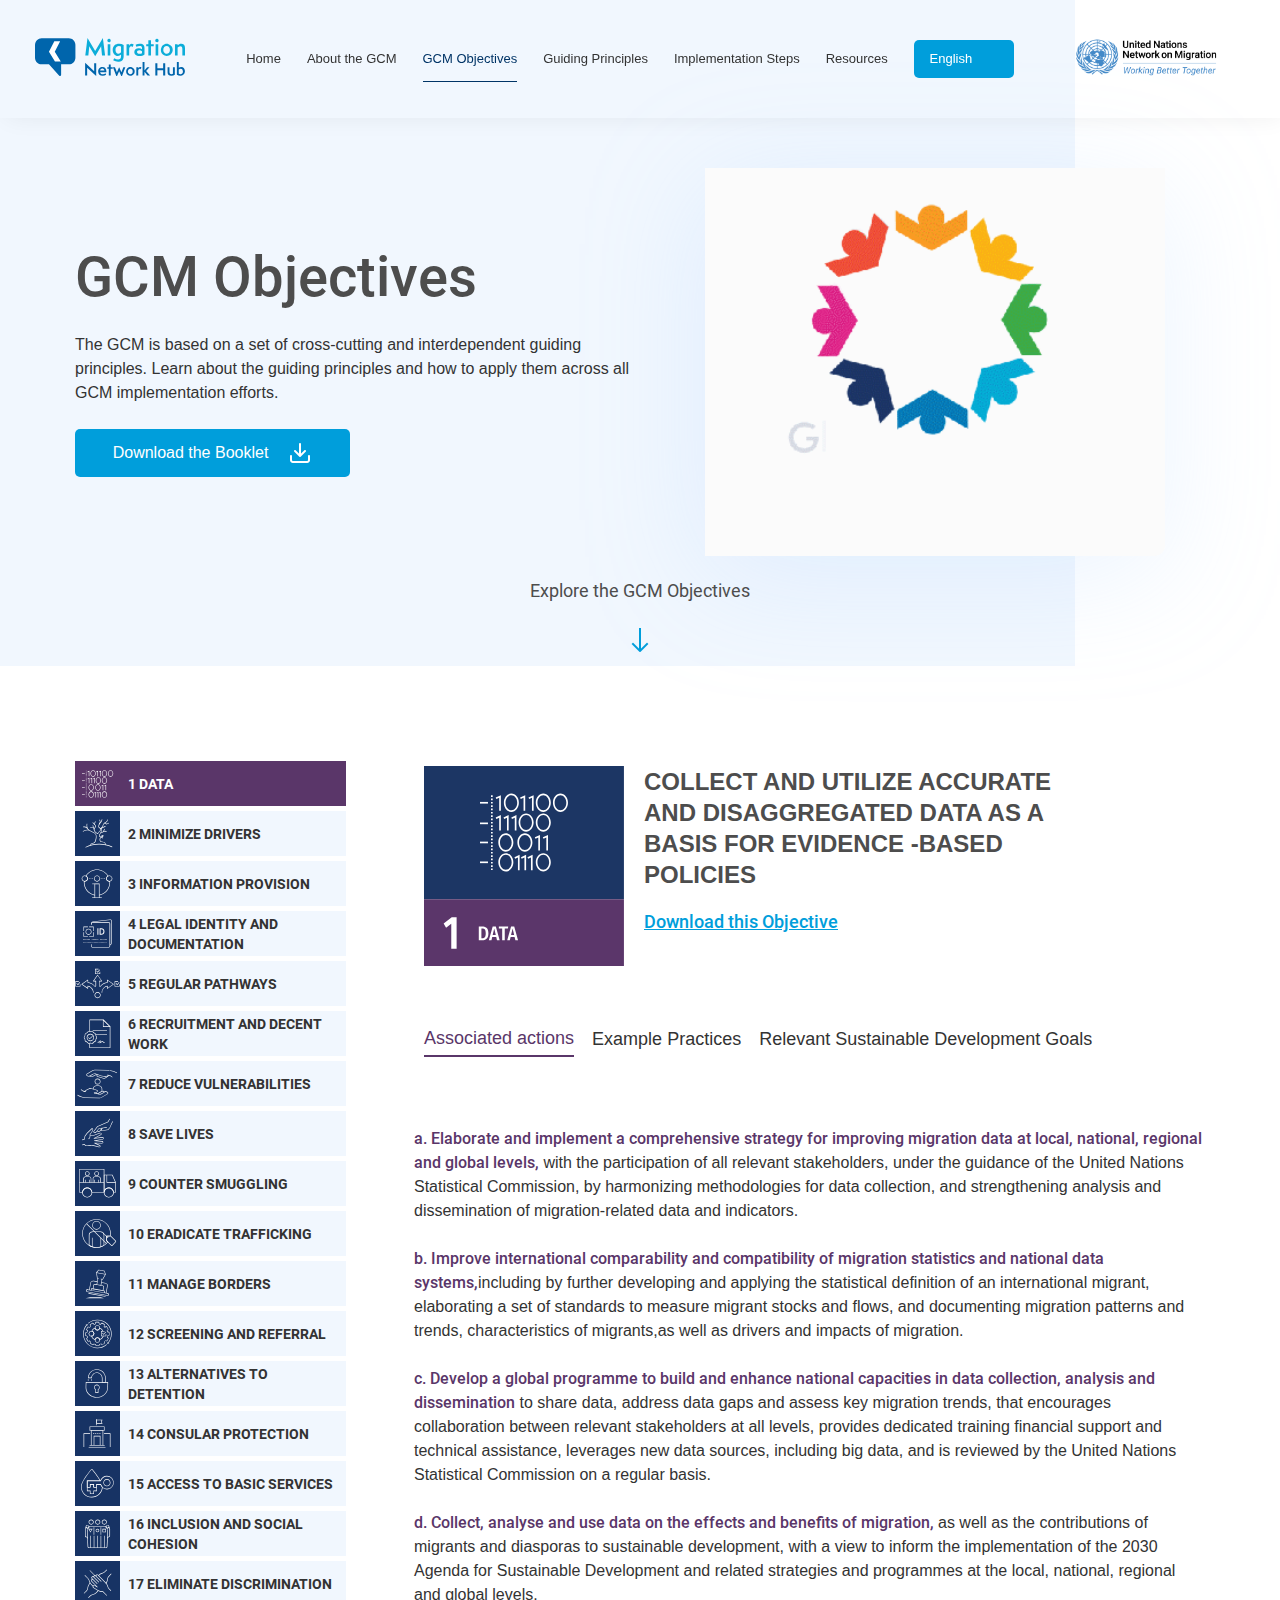
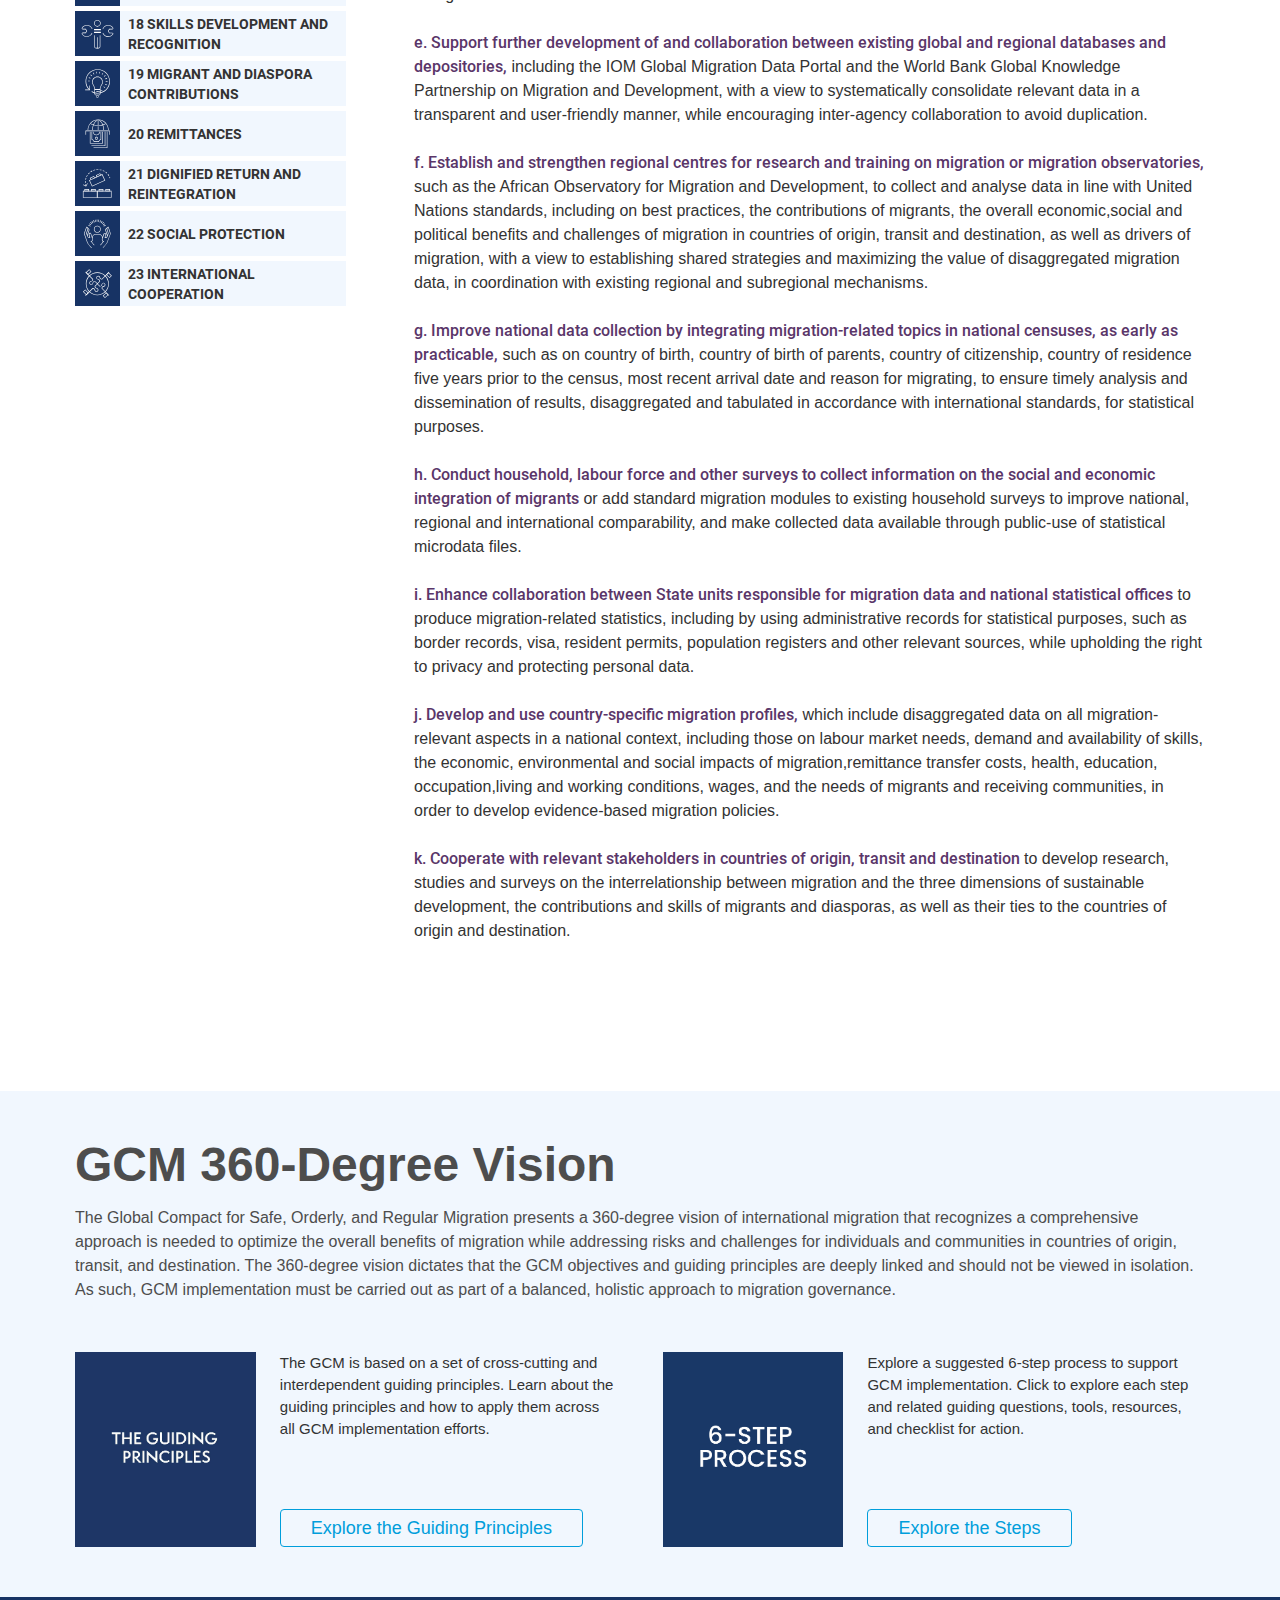
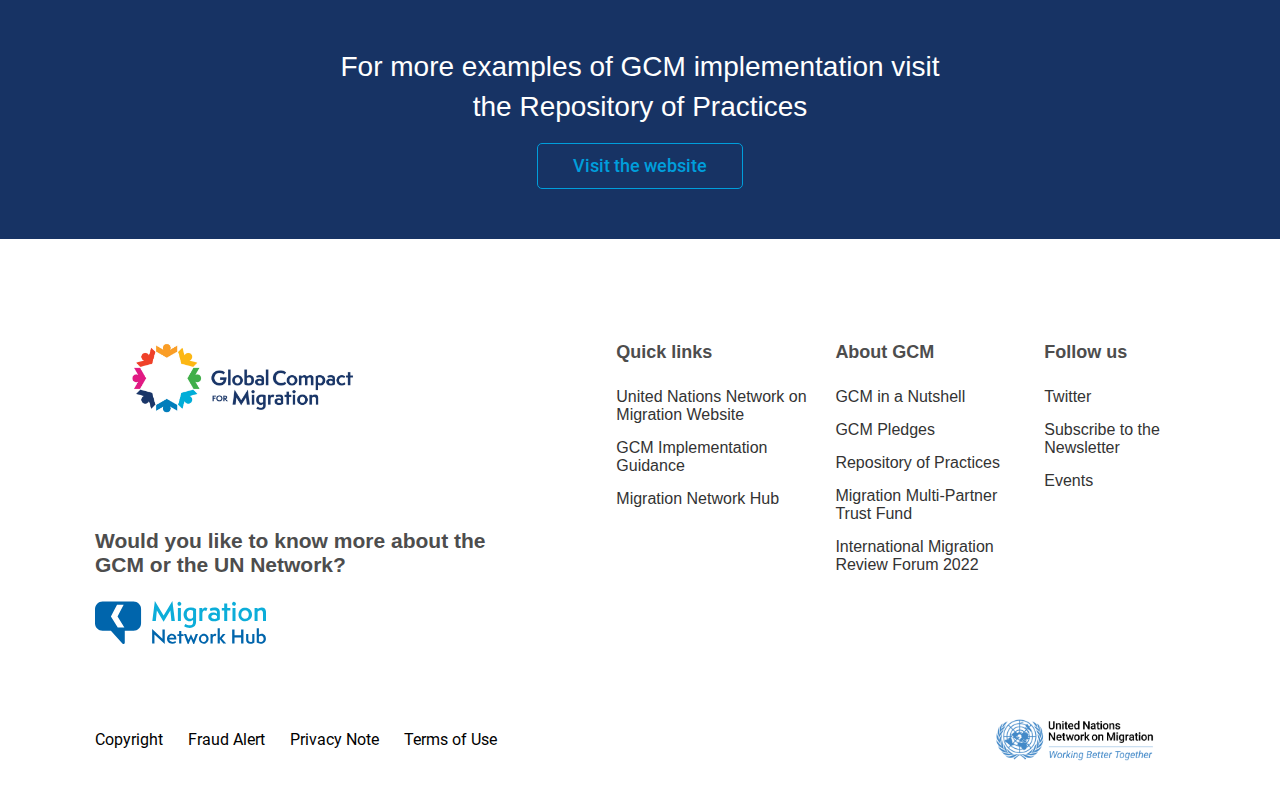
<file: gcmobjectives.html>
<!DOCTYPE html>
<html lang="en">

<head>
  <meta charset="UTF-8" />
  <meta http-equiv="X-UA-Compatible" content="IE=edge" />
  <meta name="viewport" content="width=device-width, initial-scale=1.0" />
  <title>GCM Ojectives</title>
  <link rel="stylesheet" href="./styles/style.css">
  <link rel="stylesheet" href="./styles/Objectives-style.css" />
  <link rel="stylesheet" href="https://cdnjs.cloudflare.com/ajax/libs/font-awesome/6.1.1/css/all.min.css"
    integrity="sha512-KfkfwYDsLkIlwQp6LFnl8zNdLGxu9YAA1QvwINks4PhcElQSvqcyVLLD9aMhXd13uQjoXtEKNosOWaZqXgel0g=="
    crossorigin="anonymous" referrerpolicy="no-referrer" />
  <script src="js/jquery.min.js"></script>
  <script src="js/index.js"></script>
  <script src="js/tinyi18n.js"></script>
  <script>
    $(document).ready(function () {

      tinyi18n.loadTranslations('./translation/i18n.json')
      const appLanguage = localStorage?.getItem("lang");

      // img
      document.getElementById('headerunited').setAttribute('src', getImageUrl("HeaderRightImage", appLanguage))
      document.getElementById('headerunited2').setAttribute('src', getImageUrl("HeaderRightImage", appLanguage))
      document.getElementById('footerglobal').setAttribute('src', getImageUrl("FooterLeftImage", appLanguage))
      document.getElementById('footerunited').setAttribute('src', getImageUrl("FooterRightImage", appLanguage))
      document.getElementById('Guidingprp').setAttribute('src', getImageUrl("PrincipleImage", appLanguage))
      document.getElementById('6step').setAttribute('src', getImageUrl("StepImage", appLanguage))
      document.getElementById('headerImg1').setAttribute('src', getImageUrl("headerImg", appLanguage))
      $(".img1").attr("src", getImageUrl("img1key", appLanguage));
      $(".img2").attr("src", getImageUrl("img2key", appLanguage));
      $(".img3").attr("src", getImageUrl("img3key", appLanguage));
      $(".img4").attr("src", getImageUrl("img4key", appLanguage));
      $(".img5").attr("src", getImageUrl("img5key", appLanguage));
      $(".img6").attr("src", getImageUrl("img6key", appLanguage));
      $(".img7").attr("src", getImageUrl("img7key", appLanguage));
      $(".img8").attr("src", getImageUrl("img8key", appLanguage));
      $(".img9").attr("src", getImageUrl("img9key", appLanguage));
      $(".img10").attr("src", getImageUrl("img10key", appLanguage));
      $(".img11").attr("src", getImageUrl("img11key", appLanguage));
      $(".img12").attr("src", getImageUrl("img12key", appLanguage));
      $(".img13").attr("src", getImageUrl("img13key", appLanguage));
      $(".img14").attr("src", getImageUrl("img14key", appLanguage));
      $(".img15").attr("src", getImageUrl("img15key", appLanguage));
      $(".img16").attr("src", getImageUrl("img16key", appLanguage));
      $(".img17").attr("src", getImageUrl("img17key", appLanguage));
      $(".guidepdf").attr("href", getImageUrl("GuidepdfKey", appLanguage));
      $(".bookletpdf").attr("href", getImageUrl("BookletpdfKey", appLanguage));

      document.getElementById('firstTabImg').setAttribute('src', getImageUrl("firstTabImgkey", appLanguage))
      document.getElementById('secondTabImg').setAttribute('src', getImageUrl("secondTabImgkey", appLanguage))
      document.getElementById('thirdTabImg').setAttribute('src', getImageUrl("thirdTabImgkey", appLanguage))
      document.getElementById('fourthTabImg').setAttribute('src', getImageUrl("fourthTabImgkey", appLanguage))
      document.getElementById('fifthTabImg').setAttribute('src', getImageUrl("fifthTabImgkey", appLanguage))
      document.getElementById('sixthTabImg').setAttribute('src', getImageUrl("sixthTabImgkey", appLanguage))
      document.getElementById('seventhTabImg').setAttribute('src', getImageUrl("seventhTabImgkey", appLanguage))
      document.getElementById('eighthTabImg').setAttribute('src', getImageUrl("eighthTabImgkey", appLanguage))
      document.getElementById('ninthTabImg').setAttribute('src', getImageUrl("ninthTabImgkey", appLanguage))
      document.getElementById('tenthTabImg').setAttribute('src', getImageUrl("tenthTabImgkey", appLanguage))
      document.getElementById('eleventhTabImg').setAttribute('src', getImageUrl("eleventhTabImgkey", appLanguage))
      document.getElementById('twelfthTabImg').setAttribute('src', getImageUrl("twelvethImgkey", appLanguage))
      document.getElementById('thirteenthTabImg').setAttribute('src', getImageUrl("thirteenthImgkey", appLanguage))
      document.getElementById('fourteenthTabImg').setAttribute('src', getImageUrl("fourteenthTabImgkey", appLanguage))
      document.getElementById('fifteenthTabImg').setAttribute('src', getImageUrl("fifteenthTabImgkey", appLanguage))
      document.getElementById('sixteenthTabImg').setAttribute('src', getImageUrl("sixteenthImgkey", appLanguage))
      document.getElementById('seventeenthTabImg').setAttribute('src', getImageUrl("seventeenthImgkey", appLanguage))
      document.getElementById('eighteenthTabImg').setAttribute('src', getImageUrl("eighteenthImgkey", appLanguage))
      document.getElementById('nineteenthTabImg').setAttribute('src', getImageUrl("nineteenthImgkey", appLanguage))
      document.getElementById('twentythTabImg').setAttribute('src', getImageUrl("twentythImgkey", appLanguage))
      document.getElementById('twentyonethTabImg').setAttribute('src', getImageUrl("twentyonethImgkey", appLanguage))
      document.getElementById('twentytwothTabImg').setAttribute('src', getImageUrl("twentytwothImgkey", appLanguage))
      document.getElementById('twentythreethTabImg').setAttribute('src', getImageUrl("twentythreethImgkey", appLanguage))


      // pdf
      document.getElementById('tab1pdf').setAttribute('href', getImageUrl("Tab1pdf", appLanguage))
      document.getElementById('tab2pdf').setAttribute('href', getImageUrl("Tab2pdf", appLanguage))
      document.getElementById('tab3pdf').setAttribute('href', getImageUrl("Tab3pdf", appLanguage))
      document.getElementById('tab4pdf').setAttribute('href', getImageUrl("Tab4pdf", appLanguage))
      document.getElementById('tab5pdf').setAttribute('href', getImageUrl("Tab5pdf", appLanguage))
      document.getElementById('tab6pdf').setAttribute('href', getImageUrl("Tab6pdf", appLanguage))
      document.getElementById('tab7pdf').setAttribute('href', getImageUrl("Tab7pdf", appLanguage))
      document.getElementById('tab8pdf').setAttribute('href', getImageUrl("Tab8pdf", appLanguage))
      document.getElementById('tab9pdf').setAttribute('href', getImageUrl("Tab9pdf", appLanguage))
      document.getElementById('tab10pdf').setAttribute('href', getImageUrl("Tab10pdf", appLanguage))
      document.getElementById('tab11pdf').setAttribute('href', getImageUrl("Tab11pdf", appLanguage))
      document.getElementById('tab12pdf').setAttribute('href', getImageUrl("Tab12pdf", appLanguage))
      document.getElementById('tab13pdf').setAttribute('href', getImageUrl("Tab13pdf", appLanguage))
      document.getElementById('tab14pdf').setAttribute('href', getImageUrl("Tab14pdf", appLanguage))
      document.getElementById('tab15pdf').setAttribute('href', getImageUrl("Tab15pdf", appLanguage))
      document.getElementById('tab16pdf').setAttribute('href', getImageUrl("Tab16pdf", appLanguage))
      document.getElementById('tab17pdf').setAttribute('href', getImageUrl("Tab17pdf", appLanguage))
      document.getElementById('tab18pdf').setAttribute('href', getImageUrl("Tab18pdf", appLanguage))
      document.getElementById('tab19pdf').setAttribute('href', getImageUrl("Tab19pdf", appLanguage))
      document.getElementById('tab20pdf').setAttribute('href', getImageUrl("Tab20pdf", appLanguage))
      document.getElementById('tab21pdf').setAttribute('href', getImageUrl("Tab21pdf", appLanguage))
      document.getElementById('tab22pdf').setAttribute('href', getImageUrl("Tab22pdf", appLanguage))
      document.getElementById('tab23pdf').setAttribute('href', getImageUrl("Tab23pdf", appLanguage))
      // Links
      document.getElementById('HeaderRightLink').setAttribute('href', getAnchorLInk("HeaderRightImageLink", appLanguage));
      document.getElementById('HeaderLeftLink').setAttribute('href', getAnchorLInk("HeaderLeftImageLink", appLanguage));
      document.getElementById('FooterLeftLink').setAttribute('href', getAnchorLInk("FooterLeftImageLink", appLanguage));
      document.getElementById('FooterRightLink').setAttribute('href', getAnchorLInk("FooterRightImageLink", appLanguage));
      document.getElementById('copyRight').setAttribute('href', getAnchorLInk("copyRightImageLink", appLanguage));
      document.getElementById('fraudAlert').setAttribute('href', getAnchorLInk("fraudAlertImageLink", appLanguage));
      document.getElementById('PrivacyNotice').setAttribute('href', getAnchorLInk("PrivacyNoticeImageLink", appLanguage));
      document.getElementById('termsofUse').setAttribute('href', getAnchorLInk("termsofUseImageLink", appLanguage));
      document.getElementById('VisittheWebLink').setAttribute('href', getAnchorLInk("VisittheWebLinkkey", appLanguage));
      // footerlinks
      document.getElementById('UNNLink').setAttribute('href', getAnchorLInk("UNNfooterLink", appLanguage));
      document.getElementById('GCMImmplementLink').setAttribute('href', getAnchorLInk("GCMImmplementfooterLink", appLanguage));
      document.getElementById('MigrationNetHubLink').setAttribute('href', getAnchorLInk("MigrationNetHubfooterLink", appLanguage));
      document.getElementById('NutshellLink').setAttribute('href', getAnchorLInk("NutshellfooterLink", appLanguage));
      document.getElementById('PledgesLink').setAttribute('href', getAnchorLInk("PledgesLinkfooterLink", appLanguage));
      document.getElementById('RepoofPracticeLink').setAttribute('href', getAnchorLInk("RepoofPracticefooterLink", appLanguage));
      document.getElementById('TrustFundLink').setAttribute('href', getAnchorLInk("TrustFundfooterLink", appLanguage));
      document.getElementById('InternationalMigrationLink').setAttribute('href', getAnchorLInk("InternationalMigrationfooterLink", appLanguage));
      document.getElementById('EventsLink').setAttribute('href', getAnchorLInk("EventsfooterLink", appLanguage));

    });
  </script>
  <script type="text/javascript">
    function changeFunc(selectedValue) {
      var selectBox = document.getElementById("selectBox");
      var selectedValue = selectedValue || 'en';
      tinyi18n.setLang(selectedValue)
      localStorage?.setItem("lang", selectedValue)
      const printedText = selectedValue === 'fr' ? 'Français' : selectedValue === 'spa' ? 'Español' : 'English'
      $("#dropdowntext").text(printedText);
      // img
      document.getElementById('headerunited').setAttribute('src', getImageUrl("HeaderRightImage", selectedValue))
      document.getElementById('headerunited2').setAttribute('src', getImageUrl("HeaderRightImage", selectedValue))
      document.getElementById('footerglobal').setAttribute('src', getImageUrl("FooterLeftImage", selectedValue))
      document.getElementById('footerunited').setAttribute('src', getImageUrl("FooterRightImage", selectedValue))
      document.getElementById('Guidingprp').setAttribute('src', getImageUrl("PrincipleImage", selectedValue))
      document.getElementById('6step').setAttribute('src', getImageUrl("StepImage", selectedValue))
      document.getElementById('headerImg1').setAttribute('src', getImageUrl("headerImg", selectedValue))
      $(".img1").attr("src", getImageUrl("img1key", selectedValue));
      $(".img2").attr("src", getImageUrl("img2key", selectedValue));
      $(".img3").attr("src", getImageUrl("img3key", selectedValue));
      $(".img4").attr("src", getImageUrl("img4key", selectedValue));
      $(".img5").attr("src", getImageUrl("img5key", selectedValue));
      $(".img6").attr("src", getImageUrl("img6key", selectedValue));
      $(".img7").attr("src", getImageUrl("img7key", selectedValue));
      $(".img8").attr("src", getImageUrl("img8key", selectedValue));
      $(".img9").attr("src", getImageUrl("img9key", selectedValue));
      $(".img10").attr("src", getImageUrl("img10key", selectedValue));
      $(".img11").attr("src", getImageUrl("img11key", selectedValue));
      $(".img12").attr("src", getImageUrl("img12key", selectedValue));
      $(".img13").attr("src", getImageUrl("img13key", selectedValue));
      $(".img14").attr("src", getImageUrl("img14key", selectedValue));
      $(".img15").attr("src", getImageUrl("img15key", selectedValue));
      $(".img16").attr("src", getImageUrl("img16key", selectedValue));
      $(".img17").attr("src", getImageUrl("img17key", selectedValue));
      $(".guidepdf").attr("href", getImageUrl("GuidepdfKey", selectedValue));
      $(".bookletpdf").attr("href", getImageUrl("BookletpdfKey", selectedValue));

      document.getElementById('firstTabImg').setAttribute('src', getImageUrl("firstTabImgkey", selectedValue))
      document.getElementById('secondTabImg').setAttribute('src', getImageUrl("secondTabImgkey", selectedValue))
      document.getElementById('thirdTabImg').setAttribute('src', getImageUrl("thirdTabImgkey", selectedValue))
      document.getElementById('fourthTabImg').setAttribute('src', getImageUrl("fourthTabImgkey", selectedValue))
      document.getElementById('fifthTabImg').setAttribute('src', getImageUrl("fifthTabImgkey", selectedValue))
      document.getElementById('sixthTabImg').setAttribute('src', getImageUrl("sixthTabImgkey", selectedValue))
      document.getElementById('seventhTabImg').setAttribute('src', getImageUrl("seventhTabImgkey", selectedValue))
      document.getElementById('eighthTabImg').setAttribute('src', getImageUrl("eighthTabImgkey", selectedValue))
      document.getElementById('ninthTabImg').setAttribute('src', getImageUrl("ninthTabImgkey", selectedValue))
      document.getElementById('tenthTabImg').setAttribute('src', getImageUrl("tenthTabImgkey", selectedValue))
      document.getElementById('eleventhTabImg').setAttribute('src', getImageUrl("eleventhTabImgkey", selectedValue))
      document.getElementById('twelfthTabImg').setAttribute('src', getImageUrl("twelvethImgkey", selectedValue))
      document.getElementById('thirteenthTabImg').setAttribute('src', getImageUrl("thirteenthImgkey", selectedValue))
      document.getElementById('fourteenthTabImg').setAttribute('src', getImageUrl("fourteenthTabImgkey", selectedValue))
      document.getElementById('fifteenthTabImg').setAttribute('src', getImageUrl("fifteenthTabImgkey", selectedValue))
      document.getElementById('sixteenthTabImg').setAttribute('src', getImageUrl("sixteenthImgkey", selectedValue))
      document.getElementById('seventeenthTabImg').setAttribute('src', getImageUrl("seventeenthImgkey", selectedValue))
      document.getElementById('eighteenthTabImg').setAttribute('src', getImageUrl("eighteenthImgkey", selectedValue))
      document.getElementById('nineteenthTabImg').setAttribute('src', getImageUrl("nineteenthImgkey", selectedValue))
      document.getElementById('twentythTabImg').setAttribute('src', getImageUrl("twentythImgkey", selectedValue))
      document.getElementById('twentyonethTabImg').setAttribute('src', getImageUrl("twentyonethImgkey", selectedValue))
      document.getElementById('twentytwothTabImg').setAttribute('src', getImageUrl("twentytwothImgkey", selectedValue))
      document.getElementById('twentythreethTabImg').setAttribute('src', getImageUrl("twentythreethImgkey", selectedValue))

      // pdf
      document.getElementById('tab1pdf').setAttribute('href', getImageUrl("Tab1pdf", selectedValue))
      document.getElementById('tab2pdf').setAttribute('href', getImageUrl("Tab2pdf", selectedValue))
      document.getElementById('tab3pdf').setAttribute('href', getImageUrl("Tab3pdf", selectedValue))
      document.getElementById('tab4pdf').setAttribute('href', getImageUrl("Tab4pdf", selectedValue))
      document.getElementById('tab5pdf').setAttribute('href', getImageUrl("Tab5pdf", selectedValue))
      document.getElementById('tab6pdf').setAttribute('href', getImageUrl("Tab6pdf", selectedValue))
      document.getElementById('tab7pdf').setAttribute('href', getImageUrl("Tab7pdf", selectedValue))
      document.getElementById('tab8pdf').setAttribute('href', getImageUrl("Tab8pdf", selectedValue))
      document.getElementById('tab9pdf').setAttribute('href', getImageUrl("Tab9pdf", selectedValue))
      document.getElementById('tab10pdf').setAttribute('href', getImageUrl("Tab10pdf", selectedValue))
      document.getElementById('tab11pdf').setAttribute('href', getImageUrl("Tab11pdf", selectedValue))
      document.getElementById('tab12pdf').setAttribute('href', getImageUrl("Tab12pdf", selectedValue))
      document.getElementById('tab13pdf').setAttribute('href', getImageUrl("Tab13pdf", selectedValue))
      document.getElementById('tab14pdf').setAttribute('href', getImageUrl("Tab14pdf", selectedValue))
      document.getElementById('tab15pdf').setAttribute('href', getImageUrl("Tab15pdf", selectedValue))
      document.getElementById('tab16pdf').setAttribute('href', getImageUrl("Tab16pdf", selectedValue))
      document.getElementById('tab17pdf').setAttribute('href', getImageUrl("Tab17pdf", selectedValue))
      document.getElementById('tab18pdf').setAttribute('href', getImageUrl("Tab18pdf", selectedValue))
      document.getElementById('tab19pdf').setAttribute('href', getImageUrl("Tab19pdf", selectedValue))
      document.getElementById('tab20pdf').setAttribute('href', getImageUrl("Tab20pdf", selectedValue))
      document.getElementById('tab21pdf').setAttribute('href', getImageUrl("Tab21pdf", selectedValue))
      document.getElementById('tab22pdf').setAttribute('href', getImageUrl("Tab22pdf", selectedValue))
      document.getElementById('tab23pdf').setAttribute('href', getImageUrl("Tab23pdf", selectedValue))
      // Links
      document.getElementById('HeaderRightLink').setAttribute('href', getAnchorLInk("HeaderRightImageLink", selectedValue));
      document.getElementById('HeaderLeftLink').setAttribute('href', getAnchorLInk("HeaderLeftImageLink", selectedValue));
      document.getElementById('FooterLeftLink').setAttribute('href', getAnchorLInk("FooterLeftImageLink", selectedValue));
      document.getElementById('FooterRightLink').setAttribute('href', getAnchorLInk("FooterRightImageLink", selectedValue));
      document.getElementById('copyRight').setAttribute('href', getAnchorLInk("copyRightImageLink", selectedValue));
      document.getElementById('fraudAlert').setAttribute('href', getAnchorLInk("fraudAlertImageLink", selectedValue));
      document.getElementById('PrivacyNotice').setAttribute('href', getAnchorLInk("PrivacyNoticeImageLink", selectedValue));
      document.getElementById('termsofUse').setAttribute('href', getAnchorLInk("termsofUseImageLink", selectedValue));
      document.getElementById('VisittheWebLink').setAttribute('href', getAnchorLInk("VisittheWebLinkkey", selectedValue));
      // footerlinks
      document.getElementById('UNNLink').setAttribute('href', getAnchorLInk("UNNfooterLink", selectedValue));
      document.getElementById('GCMImmplementLink').setAttribute('href', getAnchorLInk("GCMImmplementfooterLink", selectedValue));
      document.getElementById('MigrationNetHubLink').setAttribute('href', getAnchorLInk("MigrationNetHubfooterLink", selectedValue));
      document.getElementById('NutshellLink').setAttribute('href', getAnchorLInk("NutshellfooterLink", selectedValue));
      document.getElementById('PledgesLink').setAttribute('href', getAnchorLInk("PledgesLinkfooterLink", selectedValue));
      document.getElementById('RepoofPracticeLink').setAttribute('href', getAnchorLInk("RepoofPracticefooterLink", selectedValue));
      document.getElementById('TrustFundLink').setAttribute('href', getAnchorLInk("TrustFundfooterLink", selectedValue));
      document.getElementById('InternationalMigrationLink').setAttribute('href', getAnchorLInk("InternationalMigrationfooterLink", selectedValue));
      document.getElementById('EventsLink').setAttribute('href', getAnchorLInk("EventsfooterLink", selectedValue));
    } 
  </script>
</head>

<body>

  <!-- Header -->
  <div class="hero-bg-about">
    <header class="headerBg">
      <div class="container-fluid">
        <div class="header">
          <input id="menu__toggle" type="checkbox" />
          <label class="menu__btn" for="menu__toggle"><span></span></label>
          <div class="logo">
            <a target="_blank" class="LogoforWeb" id="HeaderLeftLink"
              href="https://migrationnetwork.un.org/migration-network-hub">
              <img src="./images/logo.svg" alt="logo">
            </a>
            <a target="_blank" class="LogoforMobile" href="https://migrationnetwork.un.org/migration-network-hub">
              <img src="./images/footer-Logo.png" alt="logo" />
            </a>
          </div>
          <div class="menu-overlay"></div>
          <div id="overlay"></div>

          <div class="menu__box">
            <div class="collapse-top">
              <a target="_blank" href="https://migrationnetwork.un.org/migration-network-hub">
                <img id="" class="collapse-logo" src="./images/footer-Logo.png" alt="logo" />
              </a>
            </div>
            <ul>
              <li><a href="/" data-translatekey="home"></a></li>
              <li><a href="about.html" data-translatekey="about"></a></li>
              <li><a href="gcmobjectives.html" class="active" data-translatekey="objective"></a></li>
              <li><a href="Principles.html" data-translatekey="priniciples"></a></li>
              <li>
                <a href="ImplementationSteps.html" data-translatekey="implementation"></a>
              </li>
              <li><a href="resources.html" data-translatekey="resources"></a></li>
              <li>
                <div class="dropdown">
                  <button class="dropbtn" id="dropdowntext" onclick="myFunction()">English</button>
                  <div id="selectBox" class="dropdown-content">
                    <a onclick="changeFunc('en')">English</a>
                    <a onclick="changeFunc('fr')">Français</a>
                    <a onclick="changeFunc('spa')">Español</a>
                  </div>
                </div>
              </li>
            </ul>
            <div class="collapse-bottom">
              <h4 data-translatekey="gcmobjcollapsetitle"></h4>
              <a target="_blank" href="https://migrationnetwork.un.org/migration-network-hub"><img
                  src="./images/logo.svg" alt="logo" /></a>
              <hr class="mobileview-divider">
              <a target="_blank" href="https://migrationnetwork.un.org/migration-network-hub"><img id="headerunited2"
                  class="secondImg" src="./images/mignet-logo.png" alt="logo" /></a>
            </div>
          </div>
          <div class="Rightlogo">
            <a target="_blank" href="https://migrationnetwork.un.org/" id="HeaderRightLink">
              <img id='headerunited' src="./images/UNNM-Logo-TAG.png" alt="logo" />
            </a>
          </div>
        </div>
      </div>
    </header>
    <!-- first hero section -->
    <section>
      <div class="container">
        <div class="objective-inner-section">
          <div class="content">
            <h2 class="banner-heading-text" data-translatekey="objective"></h2>
            <p class="banner-des" data-translatekey="gcmobjectivedescriptionhero"></p>
            <div class="btnSection">
              <a target="_blank" class="primarybtn bookletpdf" id="" href="./pdf/booklet.pdf">
                <span data-translatekey="gcmobjectivebookletbtntxt"></span>
                <img src="./images/download.png" class="download-icon">
              </a>
            </div>
          </div>
          <div class="image-section"> <img class="gif" id="headerImg1" src="./images/gif/Cover_Mp4.gif" alt="Cover" />
          </div>
        </div>
      </div>
      <div class="scroller" id="scroll-to-bottom">
        <p class="Explore-Text" data-translatekey="gcmobjectivescrollbtntxt"></p> <a> <img src="./images/arrow-down.png"
            class="down-icon" /></i></a>
      </div>
    </section>
  </div>
  <p id="pageScrollBottom"></p>
  <!-- EXplore GCM section-->
  <section>
    <div class="container">
      <div class="explore">
        <div class="for-mobile">
          <p data-translatekey="gcmobjective"></p>
          <form class="search-form">
            <input type="hidden" name="search-form-loc" id="search-form-loc" />
            <div class="pos-rel">
              <div class="search-form__selector">
                <p class="search-form__label search-form__label--loc" data-translatekey="gcmobjectivetab3"></p>
                <img class="search-form__icon" src="./images/AngleDownblue.svg" alt="AngleDownblue">
              </div>
              <ul class="search-form__dropdown" id="selectBox4">
                <li class="search-form__value clickme2 active" data-tag="firstTab" data-loc="search-form-loc"
                  data-translatekey="gcmobjectivetab3"></li>
                <li class="search-form__value clickme2" data-tag="secondTab" data-loc="search-form-loc"
                  data-translatekey="gcmminimze"></li>
                <li class="search-form__value clickme2" data-tag="thirdTab" data-loc="search-form-loc"
                  data-translatekey="gcminfo"></li>
                <li class="search-form__value clickme2" data-tag="fourthTab" data-loc="search-form-loc"
                  data-translatekey="gcmidentity"></li>
                <li class="search-form__value clickme2" data-tag="fifthTab" data-loc="search-form-loc"
                  data-translatekey="gcmpathways"></li>
                <li class="search-form__value clickme2" data-tag="sixthTab" data-loc="search-form-loc"
                  data-translatekey="gcmtab6"></li>
                <li class="search-form__value clickme2" data-tag="seventhTab" data-loc="search-form-loc"
                  data-translatekey="gcmtab7"></li>
                <li class="search-form__value clickme2" data-tag="eighthTab" data-loc="search-form-loc"
                  data-translatekey="gcmtab8"></li>
                <li class="search-form__value clickme2" data-tag="ninthTab" data-loc="search-form-loc"
                  data-translatekey="gcmtab9"></li>
                <li class="search-form__value clickme2" data-tag="tenthTab" data-loc="search-form-loc"
                  data-translatekey="gcmtab10"></li>
                <li class="search-form__value clickme2" data-tag="eleventhtab" data-loc="search-form-loc"
                  data-translatekey="gcmtab11"></li>
                <li class="search-form__value clickme2" data-tag="twelfthTab" data-loc="search-form-loc"
                  data-translatekey="gcmtab12"></li>
                <li class="search-form__value clickme2" data-tag="thirteenthTab" data-loc="search-form-loc"
                  data-translatekey="gcmtab13"></li>
                <li class="search-form__value clickme2" data-tag="fourteenthTab" data-loc="search-form-loc"
                  data-translatekey="gcmtab14"></li>
                <li class="search-form__value clickme2" data-tag="fifteenthTab" data-loc="search-form-loc"
                  data-translatekey="gcmtab15"></li>
                <li class="search-form__value clickme2" data-tag="sixteenthTab" data-loc="search-form-loc"
                  data-translatekey="gcmtab16"></li>
                <li class="search-form__value clickme2" data-tag="seventeenthTab" data-loc="search-form-loc"
                  data-translatekey="gcmtab17"></li>
                <li class="search-form__value clickme2" data-tag="eighteenthTab" data-loc="search-form-loc"
                  data-translatekey="gcmtab18"></li>
                <li class="search-form__value clickme2" data-tag="nineteenthTab" data-loc="search-form-loc"
                  data-translatekey="gcmtab19"></li>
                <li class="search-form__value clickme2" data-tag="twentythTab" data-loc="search-form-loc"
                  data-translatekey="gcmtab20"></li>
                <li class="search-form__value clickme2" data-tag="twentytwothTab" data-loc="search-form-loc"
                  data-translatekey="gcmtab21"></li>
                <li class="search-form__value clickme2" data-tag="twentytwothTab" data-loc="search-form-loc"
                  data-translatekey="gcmtab22"></li>
                <li class="search-form__value clickme2" data-tag="twentythreethTab" data-loc="search-form-loc"
                  data-translatekey="gcmtab23"></li>

              </ul>
            </div>
          </form>
        </div>
        <div class="exploreDataSection">
          <div class="tabs">
            <!-- <div id="LeftSideSection"></div> -->
            <button class="clickme2 btn1 active" data-tag="firstTab"> <img src="./images/objectiveIcon/Icon1.svg"
                alt="gcmobjective"> <span data-translatekey="gcmobjectivetab3"></span>
            </button>
            <button class="clickme2 btn2" data-tag="secondTab"> <img src="./images/objectiveIcon/Icon2.svg"
                alt="objectiveIcon">
              <span data-translatekey="gcmminimze"></span>
            </button>
            <button class="clickme2 btn3" data-tag="thirdTab"><img src="./images/objectiveIcon/Icon3.svg"
                alt="objectiveIcon"><span data-translatekey="gcminfo"></span>
            </button>
            <button class="clickme2 btn4" data-tag="fourthTab"><img src="./images/objectiveIcon/Icon4.svg"
                alt="objectiveIcon"><span data-translatekey="gcmidentity"></span>
            </button>
            <button class="clickme2 btn5" data-tag="fifthTab"><img src="./images/objectiveIcon/Icon5.svg"
                alt="objectiveIcon"><span data-translatekey="gcmpathways"></span>
            </button>
            <button class="clickme2 btn6" data-tag="sixthTab"><img src="./images/objectiveIcon/Icon6.svg"
                alt="objectiveIcon"><span data-translatekey="gcmtab6"></span>
            </button>
            <button class="clickme2 btn7" data-tag="seventhTab"><img src="./images/objectiveIcon/Icon7.svg"
                alt="objectiveIcon"><span data-translatekey="gcmtab7"></span>
            </button>
            <button class="clickme2 btn8" data-tag="eighthTab"><img src="./images/objectiveIcon/Icon8.svg"
                alt="objectiveIcon"><span data-translatekey="gcmtab8"></span>
            </button>
            <button class="clickme2 btn9" data-tag="ninthTab"><img src="./images/objectiveIcon/Icon9.svg"
                alt="objectiveIcon"><span data-translatekey="gcmtab9"></span>
            </button>
            <button class="clickme2 btn10" data-tag="tenthTab"><img src="./images/objectiveIcon/Icon10.svg"
                alt="objectiveIcon"><span data-translatekey="gcmtab10"></span>
            </button>
            <button class="clickme2 btn11" data-tag="eleventhtab"><img src="./images/objectiveIcon/Icon11.svg"
                alt="objectiveIcon"><span data-translatekey="gcmtab11"></span>
            </button>
            <button class="clickme2 btn12" data-tag="twelfthTab"><img src="./images/objectiveIcon/Icon12.svg"
                alt="objectiveIcon"><span data-translatekey="gcmtab12"></span>
            </button>
            <button class="clickme2 btn13" data-tag="thirteenthTab"><img src="./images/objectiveIcon/Icon13.svg"
                alt="objectiveIcon"><span data-translatekey="gcmtab13"></span>
            </button>
            <button class="clickme2 btn14" data-tag="fourteenthTab"><img src="./images/objectiveIcon/Icon14.svg"
                alt="objectiveIcon"><span data-translatekey="gcmtab14"></span>
            </button>
            <button class="clickme2 btn15" data-tag="fifteenthTab"><img src="./images/objectiveIcon/Icon15.svg"
                alt="objectiveIcon"><span data-translatekey="gcmtab15"></span>
            </button>
            <button class="clickme2 btn16" data-tag="sixteenthTab"><img src="./images/objectiveIcon/Icon16.svg"
                alt="objectiveIcon"><span data-translatekey="gcmtab16"></span>
            </button>
            <button class="clickme2 btn17" data-tag="seventeenthTab"><img src="./images/objectiveIcon/Icon17.svg"
                alt="objectiveIcon"><span data-translatekey="gcmtab17"></span>
            </button>
            <button class="clickme2 btn18" data-tag="eighteenthTab"><img src="./images/objectiveIcon/Icon18.svg"
                alt="objectiveIcon"><span data-translatekey="gcmtab18"></span>
            </button>
            <button class="clickme2 btn19" data-tag="nineteenthTab"><img src="./images/objectiveIcon/Icon19.svg"
                alt="objectiveIcon"><span data-translatekey="gcmtab19"></span></button>
            <button class="clickme2 btn20" data-tag="twentythTab"><img src="./images/objectiveIcon/Icon20.svg"
                alt="objectiveIcon"><span data-translatekey="gcmtab20"></span>
            </button>
            <button class="clickme2 btn21" data-tag="twentyonethTab"><img src="./images/objectiveIcon/Icon21.svg"
                alt="objectiveIcon"><span data-translatekey="gcmtab21"></span>
            </button> <button class="clickme2 btn22" data-tag="twentytwothTab"><img
                src="./images/objectiveIcon/Icon22.svg" alt="objectiveIcon"><span data-translatekey="gcmtab22"></span>
            </button>
            <button class="clickme2 btn23" data-tag="twentythreethTab"><img src="./images/objectiveIcon/Icon23.svg"
                alt="objectiveIcon"><span data-translatekey="gcmtab23"></span>
            </button>
          </div>
          <div class="tab-data tab-inner2" id="firstTab">
            <div class="card">
              <img id="firstTabImg" src="./images/objectivesImg/GCM_01_EN.svg" alt="objectivesImg" />
              <div class="wrapper">
                <h2 data-translatekey="gcmobjectivetab1header"></h2>
                <a target="_blank" href="./pdf/English/23 GCM Objectives/1-DATA.pdf" id="tab1pdf"
                  data-translatekey="gcmobjectivelink"></a>
              </div>
            </div>
            <div>
              <div class="tab-button">
                <button class="clickme active" data-tag="one" data-translatekey="gcmobjectivesubtabheading1">
                </button> <button class="clickme" data-tag="two" data-translatekey="gcmobjectivesubtabheading2">
                </button> <button class="clickme" data-tag="three" data-translatekey="gcmobjectivesubtabheading3">
                </button>
              </div>
              <div class="tab-maindata">
                <ul class="tab-inner des-text active" id="one">
                  <li data-translatekey="gcmobjectivesubtabheadingdata1a"></li>
                  <li data-translatekey="gcmobjectivesubtabheadingdata1b"></li>
                  <li data-translatekey="gcmobjectivesubtabheadingdata1c"></li>
                  <li data-translatekey="gcmobjectivesubtabheadingdata1d"></li>
                  <li data-translatekey="gcmobjectivesubtabheadingdata1e"></li>
                  <li data-translatekey="gcmobjectivesubtabheadingdata1f"></li>
                  <li data-translatekey="gcmobjectivesubtabheadingdata1g"></li>
                  <li data-translatekey="gcmobjectivesubtabheadingdata1h"></li>
                  <li data-translatekey="gcmobjectivesubtabheadingdata1i"></li>
                  <li data-translatekey="gcmobjectivesubtabheadingdata1j"></li>
                  <li data-translatekey="gcmobjectivesubtabheadingdata1k"></li>
                </ul>
                <div class="tab-inner ex-main-div hide" id="two">
                  <div class="ex-card nice">
                    <svg width="46" height="30" viewBox="0 0 46 30" fill="red" xmlns="http://www.w3.org/2000/svg">
                      <path
                        d="M46 3.99351L46 16.8831L22.8708 30L-2.65624e-06 16.8831L-1.51785e-06 3.99351L22.8708 17.5649L46 3.99351Z"
                        fill="#5B366A" />
                      <path
                        d="M14.1489 8.96104C14.1489 4.01199 18.1117 1.40134e-06 23 1.82436e-06C27.8883 2.24738e-06 31.8511 4.012 31.8511 8.96104C31.8511 13.9101 27.8883 17.9221 23 17.9221C18.1117 17.9221 14.1489 13.9101 14.1489 8.96104Z"
                        fill="#5B366A" />
                    </svg>
                    <h2 class="ex-heading" data-translatekey="ex-headingtab1"></h2>
                    <p class="ex-des" data-translatekey="ex-destab1"></p>
                  </div>
                  <div class="ex-card">
                    <svg width="46" height="30" viewBox="0 0 46 30" fill="red" xmlns="http://www.w3.org/2000/svg">
                      <path
                        d="M46 3.99351L46 16.8831L22.8708 30L-2.65624e-06 16.8831L-1.51785e-06 3.99351L22.8708 17.5649L46 3.99351Z"
                        fill="#5B366A" />
                      <path
                        d="M14.1489 8.96104C14.1489 4.01199 18.1117 1.40134e-06 23 1.82436e-06C27.8883 2.24738e-06 31.8511 4.012 31.8511 8.96104C31.8511 13.9101 27.8883 17.9221 23 17.9221C18.1117 17.9221 14.1489 13.9101 14.1489 8.96104Z"
                        fill="#5B366A" />
                    </svg>
                    <h2 class="ex-heading" data-translatekey="ex-heading2"></h2>
                    <p class="ex-des" data-translatekey="ex-des2"></p>
                  </div>
                  <div class="ex-card"> <svg width="46" height="30" viewBox="0 0 46 30" fill="red"
                      xmlns="http://www.w3.org/2000/svg">
                      <path
                        d="M46 3.99351L46 16.8831L22.8708 30L-2.65624e-06 16.8831L-1.51785e-06 3.99351L22.8708 17.5649L46 3.99351Z"
                        fill="#5B366A" />
                      <path
                        d="M14.1489 8.96104C14.1489 4.01199 18.1117 1.40134e-06 23 1.82436e-06C27.8883 2.24738e-06 31.8511 4.012 31.8511 8.96104C31.8511 13.9101 27.8883 17.9221 23 17.9221C18.1117 17.9221 14.1489 13.9101 14.1489 8.96104Z"
                        fill="#5B366A" />
                    </svg>
                    <h2 class="ex-heading" data-translatekey="ex-heading3"></h2>
                    <p class="ex-des" data-translatekey="ex-des3"></p>
                  </div>
                  <div class="ex-card"> <svg width="46" height="30" viewBox="0 0 46 30" fill="red"
                      xmlns="http://www.w3.org/2000/svg">
                      <path
                        d="M46 3.99351L46 16.8831L22.8708 30L-2.65624e-06 16.8831L-1.51785e-06 3.99351L22.8708 17.5649L46 3.99351Z"
                        fill="#5B366A" />
                      <path
                        d="M14.1489 8.96104C14.1489 4.01199 18.1117 1.40134e-06 23 1.82436e-06C27.8883 2.24738e-06 31.8511 4.012 31.8511 8.96104C31.8511 13.9101 27.8883 17.9221 23 17.9221C18.1117 17.9221 14.1489 13.9101 14.1489 8.96104Z"
                        fill="#5B366A" />
                    </svg>
                    <h2 class="ex-heading" data-translatekey="ex-heading4"></h2>
                    <p class="ex-des" data-translatekey="ex-des4"></p>
                  </div>
                </div>
                <div class="tab-inner hide" id="three">
                  <div class="ex-sdg-div"> <img class="ex-sdg-img img10" src="./images/goals/E_SDG_PRINT-10.jpg" />
                    <div class="ex-sdg-txt-div">
                      <h2 class="ex-sdg-heading" data-translatekey="ex-sdg-heading3a"></h2>
                      <p class="ex-sdg-des" data-translatekey="ex-sdg-des3a"> </p>
                    </div>
                  </div>
                  <div class="ex-sdg-div"> <img src="./images/goals/E_SDG_PRINT-17.jpg" class="ex-sdg-img img17" />
                    <div class="ex-sdg-txt-div">
                      <h2 class="ex-sdg-heading" data-translatekey="ex-sdg-heading3b"></h2>
                      <p class="ex-sdg-des" data-translatekey="ex-sdg-des3b"> </p>
                    </div>
                  </div>
                </div>
              </div>
            </div>
          </div>
          <div class="tab-data tab-inner2 hide" id="secondTab">
            <div class="card"> <img id="secondTabImg" src="./images/objectivesImg/GCM_02_EN.svg" alt="objectivesImg" />
              <div class="wrapper">
                <h2 data-translatekey="gcmobjectivetabheading2"></h2>
                <a href="./pdf/English/23 GCM Objectives/2-MINIMIZE THE ADVERSE DRIVERS.pdf" id="tab2pdf"
                  data-translatekey="gcmobjectivelink" target="_blank"></a>
              </div>
            </div>
            <div>
              <div class="tab-button"> <button class="clickme active" data-tag="11"
                  data-translatekey="gcmobjectivesubtabheading1"></button> <button class="clickme" data-tag="12"
                  data-translatekey="gcmobjectivesubtabheading2"></button> <button class="clickme" data-tag="13"
                  data-translatekey="gcmobjectivesubtabheading3"></button> </div>
              <div class="tab-maindata">
                <ul class="tab-inner des-text active" id="11">
                  <li data-translatekey="tab-innerdes-textactivetab2a"> </li>
                  <li data-translatekey="tab-innerdes-textactivetab2b"> </li>
                  <li data-translatekey="tab-innerdes-textactivetab2c"> </li>
                  <li data-translatekey="tab-innerdes-textactivetab2d"> </li>
                  <li data-translatekey="tab-innerdes-textactivetab2e"> </li>
                  <li data-translatekey="tab-innerdes-textactivetab2f"> </li>
                  <li data-translatekey="tab-innerdes-textactivetab2g"> </li>
                  <li data-translatekey="tab-innerdes-textactivetab2h"> </li>
                  <li data-translatekey="tab-innerdes-textactivetab2i"> </li>
                  <li data-translatekey="tab-innerdes-textactivetab2j"> </li>
                  <li data-translatekey="tab-innerdes-textactivetab2k"> </li>
                  <li data-translatekey="tab-innerdes-textactivetab2l"></li>
                </ul>
                <div class="tab-inner ex-main-div hide" id="12">
                  <div class="ex-card"> <svg width="46" height="30" viewBox="0 0 46 30" fill="red"
                      xmlns="http://www.w3.org/2000/svg">
                      <path
                        d="M46 3.99351L46 16.8831L22.8708 30L-2.65624e-06 16.8831L-1.51785e-06 3.99351L22.8708 17.5649L46 3.99351Z"
                        fill="#9c2569" />
                      <path
                        d="M14.1489 8.96104C14.1489 4.01199 18.1117 1.40134e-06 23 1.82436e-06C27.8883 2.24738e-06 31.8511 4.012 31.8511 8.96104C31.8511 13.9101 27.8883 17.9221 23 17.9221C18.1117 17.9221 14.1489 13.9101 14.1489 8.96104Z"
                        fill="#9c2569" />
                    </svg>
                    <h2 class="ex-heading" data-translatekey="ex-headingtab2"></h2>
                    <p class="ex-des" data-translatekey="ex-desctab2"></p>
                  </div>
                  <div class="ex-card"> <svg width="46" height="30" viewBox="0 0 46 30" fill="red"
                      xmlns="http://www.w3.org/2000/svg">
                      <path
                        d="M46 3.99351L46 16.8831L22.8708 30L-2.65624e-06 16.8831L-1.51785e-06 3.99351L22.8708 17.5649L46 3.99351Z"
                        fill="#9c2569" />
                      <path
                        d="M14.1489 8.96104C14.1489 4.01199 18.1117 1.40134e-06 23 1.82436e-06C27.8883 2.24738e-06 31.8511 4.012 31.8511 8.96104C31.8511 13.9101 27.8883 17.9221 23 17.9221C18.1117 17.9221 14.1489 13.9101 14.1489 8.96104Z"
                        fill="#9c2569" />
                    </svg>
                    <h2 class="ex-heading" data-translatekey="ex-headingtab2b"> </h2>
                    <p class="ex-des" data-translatekey="ex-desctab2b"></p>
                  </div>
                  <div class="ex-card"> <svg width="46" height="30" viewBox="0 0 46 30" fill="red"
                      xmlns="http://www.w3.org/2000/svg">
                      <path
                        d="M46 3.99351L46 16.8831L22.8708 30L-2.65624e-06 16.8831L-1.51785e-06 3.99351L22.8708 17.5649L46 3.99351Z"
                        fill="#9c2569" />
                      <path
                        d="M14.1489 8.96104C14.1489 4.01199 18.1117 1.40134e-06 23 1.82436e-06C27.8883 2.24738e-06 31.8511 4.012 31.8511 8.96104C31.8511 13.9101 27.8883 17.9221 23 17.9221C18.1117 17.9221 14.1489 13.9101 14.1489 8.96104Z"
                        fill="#9c2569" />
                    </svg>
                    <h2 class="ex-heading" data-translatekey="ex-headingtab3b"> </h2>
                    <p class="ex-des" data-translatekey="ex-desctab3b"></p>
                  </div>
                </div>
                <div class="tab-inner hide" id="13">
                  <div class="ex-sdg-div">
                    <!-- <img src="./images/goals/E_SDG_PRINT-17.jpg" class="ex-sdg-img img17" /> -->
                    <div class="ex-sdg-txt-div">
                      <h2 class="ex-sdg-heading" data-translatekey="exsdgheadingtab3"> </h2>
                      <p class="ex-sdg-des" data-translatekey="exsdgdestab3"> </p>
                    </div>
                  </div>
                </div>
              </div>
            </div>
          </div>
          <div class="tab-data tab-inner2 hide" id="thirdTab">
            <div class="card">
              <img id="thirdTabImg" src="./images/objectivesImg/GCM_03_EN.svg" alt="objectivesImg" />
              <div class="wrapper">
                <h2 data-translatekey="ex-headingtab3"> </h2>
                <a href="./pdf/English/23 GCM Objectives/3-INFORMATION PROVISION.pdf" id="tab3pdf"
                  data-translatekey="gcmobjectivelink" target="_blank"></a>
              </div>
            </div>
            <div>
              <div class="tab-button">
                <button class="clickme active" data-tag="14" data-translatekey="gcmobjectivesubtabheading1"></button>
                <button class="clickme" data-tag="15" data-translatekey="gcmobjectivesubtabheading2"> </button> <button
                  class="clickme" data-tag="16" data-translatekey="gcmobjectivesubtabheading3"></button>
              </div>
              <div class="tab-maindata">
                <ul class="tab-inner des-text" id="14">
                  <li data-translatekey="gcmobjectivetab3a"></li>
                  <li data-translatekey="gcmobjectivetab3b"></li>
                  <li data-translatekey="gcmobjectivetab3c"></li>
                  <li data-translatekey="gcmobjectivetab3d"></li>
                  <li data-translatekey="gcmobjectivetab3e"></li>
                </ul>
                <div class="tab-inner ex-main-div hide" id="15">
                  <div class="ex-card"> <svg width="46" height="30" viewBox="0 0 46 30" fill="red"
                      xmlns="http://www.w3.org/2000/svg">
                      <path
                        d="M46 3.99351L46 16.8831L22.8708 30L-2.65624e-06 16.8831L-1.51785e-06 3.99351L22.8708 17.5649L46 3.99351Z"
                        fill="#dc1767" />
                      <path
                        d="M14.1489 8.96104C14.1489 4.01199 18.1117 1.40134e-06 23 1.82436e-06C27.8883 2.24738e-06 31.8511 4.012 31.8511 8.96104C31.8511 13.9101 27.8883 17.9221 23 17.9221C18.1117 17.9221 14.1489 13.9101 14.1489 8.96104Z"
                        fill="#dc1767" />
                    </svg>
                    <h2 class="ex-heading" data-translatekey="gcmobjectiveheadingsection2"></h2>
                    <p class="ex-des" data-translatekey="gcmobjectivedatasection2"></p>
                  </div>
                  <div class="ex-card"> <svg width="46" height="30" viewBox="0 0 46 30" fill="red"
                      xmlns="http://www.w3.org/2000/svg">
                      <path
                        d="M46 3.99351L46 16.8831L22.8708 30L-2.65624e-06 16.8831L-1.51785e-06 3.99351L22.8708 17.5649L46 3.99351Z"
                        fill="#dc1767" />
                      <path
                        d="M14.1489 8.96104C14.1489 4.01199 18.1117 1.40134e-06 23 1.82436e-06C27.8883 2.24738e-06 31.8511 4.012 31.8511 8.96104C31.8511 13.9101 27.8883 17.9221 23 17.9221C18.1117 17.9221 14.1489 13.9101 14.1489 8.96104Z"
                        fill="#dc1767" />
                    </svg>
                    <h2 class="ex-heading" data-translatekey="gcmobjectiveheadingsection2a"></h2>
                    <p class="ex-des" data-translatekey="gcmobjectivedatasection2a"></p>
                  </div>
                  <div class="ex-card"> <svg width="46" height="30" viewBox="0 0 46 30" fill="red"
                      xmlns="http://www.w3.org/2000/svg">
                      <path
                        d="M46 3.99351L46 16.8831L22.8708 30L-2.65624e-06 16.8831L-1.51785e-06 3.99351L22.8708 17.5649L46 3.99351Z"
                        fill="#dc1767" />
                      <path
                        d="M14.1489 8.96104C14.1489 4.01199 18.1117 1.40134e-06 23 1.82436e-06C27.8883 2.24738e-06 31.8511 4.012 31.8511 8.96104C31.8511 13.9101 27.8883 17.9221 23 17.9221C18.1117 17.9221 14.1489 13.9101 14.1489 8.96104Z"
                        fill="#dc1767" />
                    </svg>
                    <h2 class="ex-heading" data-translatekey="gcmobjectiveheadingsection2b"></h2>
                    <p class="ex-des" data-translatekey="gcmobjectivedatasection2b"></p>
                  </div>
                  <div class="ex-card"> <svg width="46" height="30" viewBox="0 0 46 30" fill="red"
                      xmlns="http://www.w3.org/2000/svg">
                      <path
                        d="M46 3.99351L46 16.8831L22.8708 30L-2.65624e-06 16.8831L-1.51785e-06 3.99351L22.8708 17.5649L46 3.99351Z"
                        fill="#dc1767" />
                      <path
                        d="M14.1489 8.96104C14.1489 4.01199 18.1117 1.40134e-06 23 1.82436e-06C27.8883 2.24738e-06 31.8511 4.012 31.8511 8.96104C31.8511 13.9101 27.8883 17.9221 23 17.9221C18.1117 17.9221 14.1489 13.9101 14.1489 8.96104Z"
                        fill="#dc1767" />
                    </svg>
                    <h2 class="ex-heading" data-translatekey="gcmobjectiveheadingsection2c"></h2>
                    <p class="ex-des" data-translatekey="gcmobjectivedatasection2c"></p>
                  </div>
                </div>
                <div class="tab-inner hide" id="16">
                  <div class="ex-sdg-div"> <img src="./images/goals/E_SDG_PRINT-01.jpg" class="ex-sdg-img img1" />
                    <div class="ex-sdg-txt-div">
                      <h2 class="ex-sdg-heading" data-translatekey="gcmobjectiveheadingsection3a">
                      </h2>
                      <p class="ex-sdg-des" data-translatekey="gcmobjectivedatasection3a"></p>
                    </div>
                  </div>
                  <div class="ex-sdg-div"> <img src="./images/goals/E_SDG_PRINT-04.jpg" class="ex-sdg-img img4" />
                    <div class="ex-sdg-txt-div">
                      <h2 class="ex-sdg-heading" data-translatekey="gcmobjectiveheadingsection3b">
                      </h2>
                      <p class="ex-sdg-des" data-translatekey="gcmobjectivedatasection3b"></p>
                    </div>
                  </div>
                  <div class="ex-sdg-div"> <img src="./images/goals/E_SDG_PRINT-05.jpg" class="ex-sdg-img img5" />
                    <div class="ex-sdg-txt-div">
                      <h2 class="ex-sdg-heading" data-translatekey="gcmobjectiveheadingsection3c">
                      </h2>
                      <p class="ex-sdg-des" data-translatekey="gcmobjectivedatasection3c"></p>
                    </div>
                  </div>
                  <div class="ex-sdg-div"> <img src="./images/goals/E_SDG_PRINT-10.jpg" class="ex-sdg-img img10" />
                    <div class="ex-sdg-txt-div">
                      <h2 class="ex-sdg-heading" data-translatekey="gcmobjectiveheadingsection3d">
                      </h2>
                      <p class="ex-sdg-des" data-translatekey="gcmobjectivedatasection3d"></p>
                    </div>
                  </div>
                  <div class="ex-sdg-div">
                    <img src="./images/goals/E_SDG_PRINT-16.jpg" class="ex-sdg-img img16" />
                    <div class="ex-sdg-txt-div">
                      <h2 class="ex-sdg-heading" data-translatekey="gcmobjectiveheadingsection3e">
                      </h2>
                      <p class="ex-sdg-des" data-translatekey="gcmobjectivedatasection3e"></p>
                    </div>
                  </div>
                </div>
              </div>
            </div>
          </div>
          <div class="tab-data tab-inner2 hide" id="fourthTab">
            <div class="card"> <img id="fourthTabImg" src="./images/objectivesImg/GCM_04_EN.svg" alt="objectivesImg" />
              <div class="wrapper">
                <h2 data-translatekey="gcmheadingtab4"></h2>
                <a href="./pdf/English/23 GCM Objectives/4-LEGAL IDENTITY.pdf" id="tab4pdf"
                  data-translatekey="gcmobjectivelink" target="_blank"></a>
              </div>
            </div>
            <div>
              <div class="tab-button"> <button class="clickme active" data-tag="17"
                  data-translatekey="gcmobjectivesubtabheading1"></button> <button class="clickme" data-tag="18"
                  data-translatekey="gcmobjectivesubtabheading2"></button> <button class="clickme" data-tag="19"
                  data-translatekey="gcmobjectivesubtabheading3"></button> </div>
              <div class="tab-maindata">
                <ul class="tab-inner des-text" id="17">
                  <li data-translatekey="gcmobjectivetab4a"></li>
                  <li data-translatekey="gcmobjectivetab4b"></li>
                  <li data-translatekey="gcmobjectivetab4c"></li>
                  <li data-translatekey="gcmobjectivetab4d"></li>
                  <li data-translatekey="gcmobjectivetab4e"></li>
                  <li data-translatekey="gcmobjectivetab4f"></li>
                  <li data-translatekey="gcmobjectivetab4g"></li>
                </ul>
                <div class="tab-inner ex-main-div hide" id="18">
                  <div class="ex-card"> <svg width="46" height="30" viewBox="0 0 46 30" fill="red"
                      xmlns="http://www.w3.org/2000/svg">
                      <path
                        d="M46 3.99351L46 16.8831L22.8708 30L-2.65624e-06 16.8831L-1.51785e-06 3.99351L22.8708 17.5649L46 3.99351Z"
                        fill="#e82050" />
                      <path
                        d="M14.1489 8.96104C14.1489 4.01199 18.1117 1.40134e-06 23 1.82436e-06C27.8883 2.24738e-06 31.8511 4.012 31.8511 8.96104C31.8511 13.9101 27.8883 17.9221 23 17.9221C18.1117 17.9221 14.1489 13.9101 14.1489 8.96104Z"
                        fill="#e82050" />
                    </svg>
                    <h2 class="ex-heading" data-translatekey="gcmobjectiveheadingsection4b"></h2>
                    <p class="ex-des" data-translatekey="gcmobjectivedatasection4b"></p>
                  </div>
                  <div class="ex-card"> <svg width="46" height="30" viewBox="0 0 46 30" fill="red"
                      xmlns="http://www.w3.org/2000/svg">
                      <path
                        d="M46 3.99351L46 16.8831L22.8708 30L-2.65624e-06 16.8831L-1.51785e-06 3.99351L22.8708 17.5649L46 3.99351Z"
                        fill="#e82050" />
                      <path
                        d="M14.1489 8.96104C14.1489 4.01199 18.1117 1.40134e-06 23 1.82436e-06C27.8883 2.24738e-06 31.8511 4.012 31.8511 8.96104C31.8511 13.9101 27.8883 17.9221 23 17.9221C18.1117 17.9221 14.1489 13.9101 14.1489 8.96104Z"
                        fill="#e82050" />
                    </svg>
                    <h2 class="ex-heading" data-translatekey="gcmobjectiveheadingsection4c"></h2>
                    <p class="ex-des" data-translatekey="gcmobjectivedatasection4c"> </p>
                  </div>
                  <div class="ex-card"> <svg width="46" height="30" viewBox="0 0 46 30" fill="red"
                      xmlns="http://www.w3.org/2000/svg">
                      <path
                        d="M46 3.99351L46 16.8831L22.8708 30L-2.65624e-06 16.8831L-1.51785e-06 3.99351L22.8708 17.5649L46 3.99351Z"
                        fill="#e82050" />
                      <path
                        d="M14.1489 8.96104C14.1489 4.01199 18.1117 1.40134e-06 23 1.82436e-06C27.8883 2.24738e-06 31.8511 4.012 31.8511 8.96104C31.8511 13.9101 27.8883 17.9221 23 17.9221C18.1117 17.9221 14.1489 13.9101 14.1489 8.96104Z"
                        fill="#e82050" />
                    </svg>
                    <h2 class="ex-heading" data-translatekey="gcmobjectiveheadingsection4d"></h2>
                    <p class="ex-des" data-translatekey="gcmobjectivedatasection4d"></p>
                  </div>
                </div>
                <div class="tab-inner hide" id="19">
                  <div class="ex-sdg-div"> <img src="./images/goals/E_SDG_PRINT-01.jpg" class="ex-sdg-img img1" />
                    <div class="ex-sdg-txt-div">
                      <h2 class="ex-sdg-heading" data-translatekey="gcmobjectiveheadingsection4a">
                      </h2>
                      <p class="ex-sdg-des" data-translatekey="gcmobjectivedatasection4a"> </p>
                    </div>
                  </div>
                  <div class="ex-sdg-div"> <img src="./images/goals/E_SDG_PRINT-10.jpg" class="ex-sdg-img img10" />
                    <div class="ex-sdg-txt-div">
                      <h2 class="ex-sdg-heading" data-translatekey="gcmobjectiveheading4b"></h2>
                      <p class="ex-sdg-des" data-translatekey="gcmobjectivedatas4b"> </p>
                    </div>
                  </div>
                  <div class="ex-sdg-div"> <img src="./images/goals/E_SDG_PRINT-16.jpg" class="ex-sdg-img img16" />
                    <div class="ex-sdg-txt-div">
                      <h2 class="ex-sdg-heading" data-translatekey="gcmobjectiveheading4c"> </h2>
                      <p class="ex-sdg-des" data-translatekey="gcmobjectivedatas4c"> </p>
                    </div>
                  </div>
                  <div class="ex-sdg-div"> <img src="./images/goals/E_SDG_PRINT-17.jpg" class="ex-sdg-img img17" />
                    <div class="ex-sdg-txt-div">
                      <h2 class="ex-sdg-heading" data-translatekey="gcmobjectiveheading4d"></h2>
                      <p class="ex-sdg-des" data-translatekey="gcmobjectivedatas4d"> </p>
                    </div>
                  </div>
                </div>
              </div>
            </div>
          </div>
          <div class="tab-data tab-inner2 hide" id="fifthTab">
            <div class="card"> <img id="fifthTabImg" src="./images/objectivesImg/GCM_05_EN.svg" alt="objectivesImg" />
              <div class="wrapper">
                <h2 data-translatekey="gcmobjectivetabheading5"></h2>
                <a href="./pdf/English/23 GCM Objectives/5-REGULAR PATHWAYS.pdf" id="tab5pdf"
                  data-translatekey="gcmobjectivelink" target="_blank"></a>
              </div>
            </div>
            <div>
              <div class="tab-button"> <button class="clickme active" data-tag="20"
                  data-translatekey="gcmobjectivesubtabheading1"></button> <button class="clickme" data-tag="21"
                  data-translatekey="gcmobjectivesubtabheading2"></button> <button class="clickme" data-tag="22"
                  data-translatekey="gcmobjectivesubtabheading3"></button> </div>
              <div class="tab-maindata">
                <ul class="tab-inner des-text" id="20">
                  <li data-translatekey="gcmobjectivedatasection5a"></li>
                  <li data-translatekey="gcmobjectivedatasection5b"></li>
                  <li data-translatekey="gcmobjectivedatasection5c"></li>
                  <li data-translatekey="gcmobjectivedatasection5d"></li>
                  <li data-translatekey="gcmobjectivedatasection5e"></li>
                  <li data-translatekey="gcmobjectivedatasection5f"></li>
                  <li data-translatekey="gcmobjectivedatasection5g"></li>
                  <li data-translatekey="gcmobjectivedatasection5h"></li>
                  <li data-translatekey="gcmobjectivedatasection5i"></li>
                  <li data-translatekey="gcmobjectivedatasection5j"></li>
                </ul>
                <div class="tab-inner ex-main-div hide" id="21">
                  <div class="ex-card"> <svg width="46" height="30" viewBox="0 0 46 30" fill="red"
                      xmlns="http://www.w3.org/2000/svg">
                      <path
                        d="M46 3.99351L46 16.8831L22.8708 30L-2.65624e-06 16.8831L-1.51785e-06 3.99351L22.8708 17.5649L46 3.99351Z"
                        fill="#ed313a" />
                      <path
                        d="M14.1489 8.96104C14.1489 4.01199 18.1117 1.40134e-06 23 1.82436e-06C27.8883 2.24738e-06 31.8511 4.012 31.8511 8.96104C31.8511 13.9101 27.8883 17.9221 23 17.9221C18.1117 17.9221 14.1489 13.9101 14.1489 8.96104Z"
                        fill="#ed313a" />
                    </svg>
                    <h2 class="ex-heading" data-translatekey="gcmobjectiveheadingtab5"> </h2>
                    <p class="ex-des" data-translatekey="gcmobjectivedatatab5a"> </p>
                  </div>
                  <div class="ex-card"> <svg width="46" height="30" viewBox="0 0 46 30" fill="red"
                      xmlns="http://www.w3.org/2000/svg">
                      <path
                        d="M46 3.99351L46 16.8831L22.8708 30L-2.65624e-06 16.8831L-1.51785e-06 3.99351L22.8708 17.5649L46 3.99351Z"
                        fill="#ed313a" />
                      <path
                        d="M14.1489 8.96104C14.1489 4.01199 18.1117 1.40134e-06 23 1.82436e-06C27.8883 2.24738e-06 31.8511 4.012 31.8511 8.96104C31.8511 13.9101 27.8883 17.9221 23 17.9221C18.1117 17.9221 14.1489 13.9101 14.1489 8.96104Z"
                        fill="#ed313a" />
                    </svg>
                    <h2 class="ex-heading" data-translatekey="gcmobjectiveheadingtab5b"> </h2>
                    <p class="ex-des" data-translatekey="gcmobjectivedatatab5b"></p>
                  </div>
                  <div class="ex-card"> <svg width="46" height="30" viewBox="0 0 46 30" fill="red"
                      xmlns="http://www.w3.org/2000/svg">
                      <path
                        d="M46 3.99351L46 16.8831L22.8708 30L-2.65624e-06 16.8831L-1.51785e-06 3.99351L22.8708 17.5649L46 3.99351Z"
                        fill="#ed313a" />
                      <path
                        d="M14.1489 8.96104C14.1489 4.01199 18.1117 1.40134e-06 23 1.82436e-06C27.8883 2.24738e-06 31.8511 4.012 31.8511 8.96104C31.8511 13.9101 27.8883 17.9221 23 17.9221C18.1117 17.9221 14.1489 13.9101 14.1489 8.96104Z"
                        fill="#ed313a" />
                    </svg>
                    <h2 class="ex-heading" data-translatekey="gcmobjectiveheadingtab5c"> </h2>
                    <p class="ex-des" data-translatekey="gcmobjectivedatatab5c"> </p>
                  </div>
                  <div class="ex-card"> <svg width="46" height="30" viewBox="0 0 46 30" fill="red"
                      xmlns="http://www.w3.org/2000/svg">
                      <path
                        d="M46 3.99351L46 16.8831L22.8708 30L-2.65624e-06 16.8831L-1.51785e-06 3.99351L22.8708 17.5649L46 3.99351Z"
                        fill="#ed313a" />
                      <path
                        d="M14.1489 8.96104C14.1489 4.01199 18.1117 1.40134e-06 23 1.82436e-06C27.8883 2.24738e-06 31.8511 4.012 31.8511 8.96104C31.8511 13.9101 27.8883 17.9221 23 17.9221C18.1117 17.9221 14.1489 13.9101 14.1489 8.96104Z"
                        fill="#ed313a" />
                    </svg>
                    <h2 class="ex-heading" data-translatekey="gcmobjectiveheadingtab5d"> </h2>
                    <p class="ex-des" data-translatekey="gcmobjectivedatatab5d"> </p>
                  </div>
                </div>
                <div class="tab-inner hide" id="22">
                  <div class="ex-sdg-div"> <img src="./images/goals/E_SDG_PRINT-03.jpg" class="ex-sdg-img img3" />
                    <div class="ex-sdg-txt-div">
                      <h2 class="ex-sdg-heading" data-translatekey="gcmobjectiveheading5a"> </h2>
                      <p class="ex-sdg-des" data-translatekey="gcmobjectivedata5a"> </p>
                    </div>
                  </div>
                  <div class="ex-sdg-div"> <img src="./images/goals/E_SDG_PRINT-04.jpg" class="ex-sdg-img img4" />
                    <div class="ex-sdg-txt-div">
                      <h2 class="ex-sdg-heading" data-translatekey="gcmobjectiveheading5b"></h2>
                      <p class="ex-sdg-des" data-translatekey="gcmobjectivedata5b"> </p> <br>
                      <p class="ex-sdg-des" data-translatekey="gcmobjectivesubdata5b"> </p>
                    </div>
                  </div>
                  <div class="ex-sdg-div"> <img src="./images/goals/E_SDG_PRINT-08.jpg" class="ex-sdg-img img8" />
                    <div class="ex-sdg-txt-div">
                      <h2 class="ex-sdg-heading" data-translatekey="gcmobjectiveheading5c"> </h2>
                      <p class="ex-sdg-des" data-translatekey="gcmobjectivesdata5c"> </p>
                      <p class="ex-sdg-des" data-translatekey="gcmobjectivessubdata5c"> </p>
                      <p class="ex-sdg-des" data-translatekey="gcmobjectivessubdata5d"> </p>
                      <p class="ex-sdg-des" data-translatekey="gcmobjectivessubdata5e"> </p>
                    </div>
                  </div>
                  <div class="ex-sdg-div"> <img src="./images/goals/E_SDG_PRINT-10.jpg" class="ex-sdg-img img10" />
                    <div class="ex-sdg-txt-div">
                      <h2 class="ex-sdg-heading" data-translatekey="gcmobjectiveheading5f"> </h2>
                      <p class="ex-sdg-des" data-translatekey="gcmobjectivedata5f"> </p>
                      <p class="ex-sdg-des" data-translatekey="gcmobjectivesubdata5f"> </p>
                    </div>
                  </div>
                </div>
              </div>
            </div>
          </div>
          <div class="tab-data tab-inner2 hide" id="sixthTab">
            <div class="card"> <img id="sixthTabImg" src="./images/objectivesImg/GCM_06_EN.svg" alt="objectivesImg" />
              <div class="wrapper">
                <h2 data-translatekey="gcmobjectiveheadingtab6"> </h2>
                <a href="./pdf/English/23 GCM Objectives/6-RECRUITMENT AND DECENT WORK.pdf" id="tab6pdf"
                  data-translatekey="gcmobjectivelink" target="_blank"></a>
              </div>
            </div>
            <div>
              <div class="tab-button"> <button class="clickme active" data-tag="23"
                  data-translatekey="gcmobjectivesubtabheading1"></button> <button class="clickme" data-tag="24"
                  data-translatekey="gcmobjectivesubtabheading2"></button> <button class="clickme" data-tag="25"
                  data-translatekey="gcmobjectivesubtabheading3"></button> </div>
              <div class="tab-maindata">
                <ul class="tab-inner des-text" id="23">
                  <li data-translatekey="gcmobjectivedatasection6a"> </li>
                  <li data-translatekey="gcmobjectivedatasection6b"> </li>
                  <li data-translatekey="gcmobjectivedatasection6c"> </li>
                  <li data-translatekey="gcmobjectivedatasection6d"> </li>
                  <li data-translatekey="gcmobjectivedatasection6e"> </li>
                  <li data-translatekey="gcmobjectivedatasection6f"> </li>
                  <li data-translatekey="gcmobjectivedatasection6g"> </li>
                  <li data-translatekey="gcmobjectivedatasection6h"> </li>
                  <li data-translatekey="gcmobjectivedatasection6i"> </li>
                  <li data-translatekey="gcmobjectivedatasection6j"> </li>
                  <li data-translatekey="gcmobjectivedatasection6k"> </li>
                  <li data-translatekey="gcmobjectivedatasection6l"> </li>
                </ul>
                <div class="tab-inner ex-main-div hide" id="24">
                  <div class="ex-card">
                    <svg width="46" height="30" viewBox="0 0 46 30" fill="red" xmlns="http://www.w3.org/2000/svg">
                      <path
                        d="M46 3.99351L46 16.8831L22.8708 30L-2.65624e-06 16.8831L-1.51785e-06 3.99351L22.8708 17.5649L46 3.99351Z"
                        fill="#ee3f2a" />
                      <path
                        d="M14.1489 8.96104C14.1489 4.01199 18.1117 1.40134e-06 23 1.82436e-06C27.8883 2.24738e-06 31.8511 4.012 31.8511 8.96104C31.8511 13.9101 27.8883 17.9221 23 17.9221C18.1117 17.9221 14.1489 13.9101 14.1489 8.96104Z"
                        fill="#ee3f2a" />
                    </svg>
                    <h2 class="ex-heading" data-translatekey="gcmobjectiveheadingsection6a"></h2>
                    <p class="ex-des" data-translatekey="gcmobjectivedata6a"> </p>
                  </div>
                  <div class="ex-card">
                    <svg width="46" height="30" viewBox="0 0 46 30" fill="red" xmlns="http://www.w3.org/2000/svg">
                      <path
                        d="M46 3.99351L46 16.8831L22.8708 30L-2.65624e-06 16.8831L-1.51785e-06 3.99351L22.8708 17.5649L46 3.99351Z"
                        fill="#ee3f2a" />
                      <path
                        d="M14.1489 8.96104C14.1489 4.01199 18.1117 1.40134e-06 23 1.82436e-06C27.8883 2.24738e-06 31.8511 4.012 31.8511 8.96104C31.8511 13.9101 27.8883 17.9221 23 17.9221C18.1117 17.9221 14.1489 13.9101 14.1489 8.96104Z"
                        fill="#ee3f2a" />
                    </svg>
                    <h2 class="ex-heading" data-translatekey="gcmobjectiveheadingsection6b"> </h2>
                    <p class="ex-des" data-translatekey="gcmobjectivedata6b"> </p>
                  </div>
                  <div class="ex-card">
                    <svg width="46" height="30" viewBox="0 0 46 30" fill="red" xmlns="http://www.w3.org/2000/svg">
                      <path
                        d="M46 3.99351L46 16.8831L22.8708 30L-2.65624e-06 16.8831L-1.51785e-06 3.99351L22.8708 17.5649L46 3.99351Z"
                        fill="#ee3f2a" />
                      <path
                        d="M14.1489 8.96104C14.1489 4.01199 18.1117 1.40134e-06 23 1.82436e-06C27.8883 2.24738e-06 31.8511 4.012 31.8511 8.96104C31.8511 13.9101 27.8883 17.9221 23 17.9221C18.1117 17.9221 14.1489 13.9101 14.1489 8.96104Z"
                        fill="#ee3f2a" />
                    </svg>
                    <h2 class="ex-heading" data-translatekey="gcmobjectiveheadingsection6c"> </h2>
                    <p class="ex-des" data-translatekey="gcmobjectivedata6c"> </p>
                  </div>
                </div>
                <div class="tab-inner hide" id="25">
                  <div class="ex-sdg-div"> <img src="./images/goals/E_SDG_PRINT-01.jpg" class="ex-sdg-img img1" />
                    <div class="ex-sdg-txt-div">
                      <h2 class="ex-sdg-heading" data-translatekey="gcmobjectivedatatab6a"> </h2>
                      <p class="ex-sdg-des" data-translatekey="gcmobjectivedatatab6b"> </p>
                    </div>
                  </div>
                  <div class="ex-sdg-div"> <img src="./images/goals/E_SDG_PRINT-05.jpg" class="ex-sdg-img img5" />
                    <div class="ex-sdg-txt-div">
                      <h2 class="ex-sdg-heading" data-translatekey="gcmobjectivedatatab6c"> </h2>
                      <p class="ex-sdg-des" data-translatekey="gcmobjectivedatatab6d"> </p>
                      <p class="ex-sdg-des" data-translatekey="gcmobjectivedatatab6e"> </p>
                    </div>
                  </div>
                  <div class="ex-sdg-div"> <img src="./images/goals/E_SDG_PRINT-08.jpg" class="ex-sdg-img img8" />
                    <div class="ex-sdg-txt-div">
                      <h2 class="ex-sdg-heading" data-translatekey="ex-sdg-heading6f"> </h2>
                      <p class="ex-sdg-des" data-translatekey="ex-sdg-des6g"> </p>
                      <p class="ex-sdg-des" data-translatekey="ex-sdg-des6h"> </p>
                      <p class="ex-sdg-des" data-translatekey="ex-sdg-des6i"> </p>
                    </div>
                  </div>
                  <div class="ex-sdg-div"> <img src="./images/goals/E_SDG_PRINT-10.jpg" class="ex-sdg-img img10" />
                    <div class="ex-sdg-txt-div">
                      <h2 class="ex-sdg-heading" data-translatekey="ex-sdg-heading6j"></h2>
                      <p class="ex-sdg-des" data-translatekey="ex-sdg-des6k"> </p>
                      <p class="ex-sdg-des" data-translatekey="ex-sdg-des6l"> </p>
                    </div>
                  </div>
                </div>
              </div>
            </div>
          </div>
          <div class="tab-data tab-inner2 hide" id="seventhTab">
            <div class="card"> <img id="seventhTabImg" src="./images/objectivesImg/GCM_07_EN.svg" alt="objectivesImg" />
              <div class="wrapper">
                <h2 data-translatekey="gcmobjectivetab7header"> </h2>
                <a href="./pdf/English/23 GCM Objectives/7-REDUCE VULNERABILITIES.pdf" id="tab7pdf"
                  data-translatekey="gcmobjectivelink" target="_blank"></a>
              </div>
            </div>
            <div>
              <div class="tab-button"> <button class="clickme active" data-tag="26"
                  data-translatekey="gcmobjectivesubtabheading1"></button> <button class="clickme" data-tag="27"
                  data-translatekey="gcmobjectivesubtabheading2"></button> <button class="clickme" data-tag="28"
                  data-translatekey="gcmobjectivesubtabheading3"></button> </div>
              <div class="tab-maindata">
                <ul class="tab-inner des-text" id="26">
                  <li data-translatekey="tab-innerdes-text1a"> </li>
                  <li data-translatekey="tab-innerdes-text1b"> </li>
                  <li data-translatekey="tab-innerdes-text1c"> </li>
                  <li data-translatekey="tab-innerdes-text1d"> </li>
                  <li data-translatekey="tab-innerdes-text1e"> </li>
                  <li data-translatekey="tab-innerdes-text1f"> </li>
                  <li data-translatekey="tab-innerdes-text1g"> </li>
                  <li data-translatekey="tab-innerdes-text1h"> </li>
                  <li data-translatekey="tab-innerdes-text1i"> </li>
                  <li data-translatekey="tab-innerdes-text1j"> </li>
                  <li data-translatekey="tab-innerdes-text1k"> </li>
                  <li data-translatekey="tab-innerdes-text1l"> </li>
                </ul>
                <div class="tab-inner ex-main-div hide" id="27">
                  <div class="ex-card">
                    <svg width="46" height="30" viewBox="0 0 46 30" fill="red" xmlns="http://www.w3.org/2000/svg">
                      <path
                        d="M46 3.99351L46 16.8831L22.8708 30L-2.65624e-06 16.8831L-1.51785e-06 3.99351L22.8708 17.5649L46 3.99351Z"
                        fill="#ee3f2a" />
                      <path
                        d="M14.1489 8.96104C14.1489 4.01199 18.1117 1.40134e-06 23 1.82436e-06C27.8883 2.24738e-06 31.8511 4.012 31.8511 8.96104C31.8511 13.9101 27.8883 17.9221 23 17.9221C18.1117 17.9221 14.1489 13.9101 14.1489 8.96104Z"
                        fill="#ee3f2a" />
                    </svg>
                    <h2 class="ex-heading" data-translatekey="ex-heading1a"></h2>
                    <p class="ex-des" data-translatekey="ex-des1a"></p>
                  </div>
                  <div class="ex-card">
                    <svg width="46" height="30" viewBox="0 0 46 30" fill="red" xmlns="http://www.w3.org/2000/svg">
                      <path
                        d="M46 3.99351L46 16.8831L22.8708 30L-2.65624e-06 16.8831L-1.51785e-06 3.99351L22.8708 17.5649L46 3.99351Z"
                        fill="#ee3f2a" />
                      <path
                        d="M14.1489 8.96104C14.1489 4.01199 18.1117 1.40134e-06 23 1.82436e-06C27.8883 2.24738e-06 31.8511 4.012 31.8511 8.96104C31.8511 13.9101 27.8883 17.9221 23 17.9221C18.1117 17.9221 14.1489 13.9101 14.1489 8.96104Z"
                        fill="#ee3f2a" />
                    </svg>
                    <!-- <svg width="46" height="30" viewBox="0 0 46 30" fill="red" xmlns="http://www.w3.org/2000/svg">
                      <path
                        d="M46 3.99351L46 16.8831L22.8708 30L-2.65624e-06 16.8831L-1.51785e-06 3.99351L22.8708 17.5649L463.99351Z"
                        fill="#5B366A"></path>
                      <path
                        d="M14.1489 8.96104C14.1489 4.01199 18.1117 1.40134e-06 23 1.82436e-06C27.8883 2.24738e-06 31.8511 4.012 31.8511 8.96104C31.8511 13.9101 27.8883 17.9221 23 17.9221C18.1117 17.9221 14.1489 13.9101 14.1489 8.96104Z"
                        fill="#5B366A"></path>
                    </svg> -->
                    <h2 class="ex-heading" data-translatekey="ex-heading2a"> </h2>
                    <p class="ex-des" data-translatekey="ex-des2a"> </p>
                  </div>
                  <div class="ex-card">
                    <svg width="46" height="30" viewBox="0 0 46 30" fill="red" xmlns="http://www.w3.org/2000/svg">
                      <path
                        d="M46 3.99351L46 16.8831L22.8708 30L-2.65624e-06 16.8831L-1.51785e-06 3.99351L22.8708 17.5649L46 3.99351Z"
                        fill="#ee3f2a" />
                      <path
                        d="M14.1489 8.96104C14.1489 4.01199 18.1117 1.40134e-06 23 1.82436e-06C27.8883 2.24738e-06 31.8511 4.012 31.8511 8.96104C31.8511 13.9101 27.8883 17.9221 23 17.9221C18.1117 17.9221 14.1489 13.9101 14.1489 8.96104Z"
                        fill="#ee3f2a" />
                    </svg>
                    <h2 class="ex-heading" data-translatekey="ex-heading3a"></h2>
                    <p class="ex-des" data-translatekey="ex-des3a"> </p>
                  </div>
                  <div class="ex-card">
                    <svg width="46" height="30" viewBox="0 0 46 30" fill="red" xmlns="http://www.w3.org/2000/svg">
                      <path
                        d="M46 3.99351L46 16.8831L22.8708 30L-2.65624e-06 16.8831L-1.51785e-06 3.99351L22.8708 17.5649L46 3.99351Z"
                        fill="#ee3f2a" />
                      <path
                        d="M14.1489 8.96104C14.1489 4.01199 18.1117 1.40134e-06 23 1.82436e-06C27.8883 2.24738e-06 31.8511 4.012 31.8511 8.96104C31.8511 13.9101 27.8883 17.9221 23 17.9221C18.1117 17.9221 14.1489 13.9101 14.1489 8.96104Z"
                        fill="#ee3f2a" />
                    </svg>
                    <h2 class="ex-heading" data-translatekey="ex-heading4a"> </h2>
                    <p class="ex-des" data-translatekey="ex-des4a"> </p>
                  </div>
                </div>
                <div class="tab-inner hide" id="28">
                  <div class="ex-sdg-div"> <img src="./images/goals/E_SDG_PRINT-01.jpg" class="ex-sdg-img img1" />
                    <div class="ex-sdg-txt-div">
                      <h2 class="ex-sdg-heading" data-translatekey="ex-sdg-heading1a"> </h2>
                      <p data-translatekey="ex-sdg-heading2a"> </p>
                      <p class="ex-sdg-des" data-translatekey="ex-sdg-heading2b"> </p>
                    </div>
                  </div>
                  <div class="ex-sdg-div"> <img src="./images/goals/E_SDG_PRINT-05.jpg" class="ex-sdg-img img5" />
                    <div class="ex-sdg-txt-div">
                      <h2 class="ex-sdg-heading" data-translatekey="ex-sdg-heading2c"> </h2>
                      <p class="ex-sdg-des" data-translatekey="ex-sdg-heading2d"> </p>
                      <p class="ex-sdg-des" data-translatekey="ex-sdg-heading2e"> </p>
                    </div>
                  </div>
                  <div class="ex-sdg-div"> <img src="./images/goals/E_SDG_PRINT-08.jpg" class="ex-sdg-img img8" />
                    <div class="ex-sdg-txt-div">
                      <h2 class="ex-sdg-heading" data-translatekey="ex-sdg-heading2f"> </h2>
                      <p class="ex-sdg-des" data-translatekey="ex-sdg-heading2g"> </p>
                      <p class="ex-sdg-des" data-translatekey="ex-sdg-heading2h"> </p>
                    </div>
                  </div>
                  <div class="ex-sdg-div"> <img src="./images/goals/E_SDG_PRINT-10.jpg" class="ex-sdg-img img10" />
                    <div class="ex-sdg-txt-div">
                      <h2 class="ex-sdg-heading" data-translatekey="ex-sdg-heading2i"> </h2>
                      <p class="ex-sdg-des" data-translatekey="ex-sdg-heading2j"> </p>
                      <p class="ex-sdg-des" data-translatekey="ex-sdg-heading2k"> </p>
                    </div>
                  </div>
                  <div class="ex-sdg-div"> <img src="./images/goals/E_SDG_PRINT-16.jpg" class="ex-sdg-img img16" />
                    <div class="ex-sdg-txt-div">
                      <h2 class="ex-sdg-heading" data-translatekey="ex-sdg-heading2l"></h2>
                      <p class="ex-sdg-des" data-translatekey="ex-sdg-heading2m"> </p>
                      <p class="ex-sdg-des" data-translatekey="ex-sdg-heading2n"> </p>
                      <p class="ex-sdg-des" data-translatekey="ex-sdg-heading2o"> </p>
                      <p class="ex-sdg-des" data-translatekey="ex-sdg-heading2p"> </p>
                    </div>
                  </div>
                  <div class="ex-sdg-div"> <img src="./images/goals/E_SDG_PRINT-17.jpg" class="ex-sdg-img img17" />
                    <div class="ex-sdg-txt-div">
                      <h2 class="ex-sdg-heading" data-translatekey="ex-sdg-heading2q"> </h2>
                      <p class="ex-sdg-des" data-translatekey="ex-sdg-heading2r"> </p>
                    </div>
                  </div>
                </div>
              </div>
            </div>
          </div>
          <div class="tab-data tab-inner2 hide" id="eighthTab">
            <div class="card"> <img id="eighthTabImg" src="./images/objectivesImg/GCM_08_EN.svg" alt="objectivesImg" />
              <div class="wrapper">
                <h2 data-translatekey="gcmobjectiveheadingtab8"> </h2>
                <a href="./pdf/English/23 GCM Objectives/8-SAVE LIVES.pdf" id="tab8pdf"
                  data-translatekey="gcmobjectivelink" target="_blank"></a>
              </div>
            </div>
            <div>
              <div class="tab-button"> <button class="clickme active" data-tag="29"
                  data-translatekey="gcmobjectivesubtabheading1"></button> <button class="clickme" data-tag="30"
                  data-translatekey="gcmobjectivesubtabheading2"></button> <button class="clickme" data-tag="31"
                  data-translatekey="gcmobjectivesubtabheading3"></button> </div>
              <div class="tab-maindata">
                <ul class="tab-inner des-text" id="29">
                  <li data-translatekey="tab-innerdes-text1"> </li>
                  <li data-translatekey="tab-innerdes-text2"> </li>
                  <li data-translatekey="tab-innerdes-text3"> </li>
                  <li data-translatekey="tab-innerdes-text4"> </li>
                  <li data-translatekey="tab-innerdes-text5"> </li>
                  <li data-translatekey="tab-innerdes-text6"> </li>
                </ul>
                <div class="tab-inner ex-main-div hide" id="30">
                  <div class="ex-card">
                    <svg width="46" height="30" viewBox="0 0 46 30" fill="red" xmlns="http://www.w3.org/2000/svg">
                      <path
                        d="M46 3.99351L46 16.8831L22.8708 30L-2.65624e-06 16.8831L-1.51785e-06 3.99351L22.8708 17.5649L46 3.99351Z"
                        fill="#fe7c24" />
                      <path
                        d="M14.1489 8.96104C14.1489 4.01199 18.1117 1.40134e-06 23 1.82436e-06C27.8883 2.24738e-06 31.8511 4.012 31.8511 8.96104C31.8511 13.9101 27.8883 17.9221 23 17.9221C18.1117 17.9221 14.1489 13.9101 14.1489 8.96104Z"
                        fill="#fe7c24" />
                    </svg>
                    <h2 class="ex-heading" data-translatekey="ex-heading1"> </h2>
                    <p class="ex-des" data-translatekey="ex-des1"> </p>
                  </div>
                  <div class="ex-card">
                    <svg width="46" height="30" viewBox="0 0 46 30" fill="red" xmlns="http://www.w3.org/2000/svg">
                      <path
                        d="M46 3.99351L46 16.8831L22.8708 30L-2.65624e-06 16.8831L-1.51785e-06 3.99351L22.8708 17.5649L46 3.99351Z"
                        fill="#fe7c24" />
                      <path
                        d="M14.1489 8.96104C14.1489 4.01199 18.1117 1.40134e-06 23 1.82436e-06C27.8883 2.24738e-06 31.8511 4.012 31.8511 8.96104C31.8511 13.9101 27.8883 17.9221 23 17.9221C18.1117 17.9221 14.1489 13.9101 14.1489 8.96104Z"
                        fill="#fe7c24" />
                    </svg>
                    <h2 class="ex-heading" data-translatekey="ex-heading2b"> </h2>
                    <p class="ex-des" data-translatekey="ex-des8"> </p>
                  </div>
                  <div class="ex-card"> <svg width="46" height="30" viewBox="0 0 46 30" fill="red"
                      xmlns="http://www.w3.org/2000/svg">
                      <path
                        d="M46 3.99351L46 16.8831L22.8708 30L-2.65624e-06 16.8831L-1.51785e-06 3.99351L22.8708 17.5649L46 3.99351Z"
                        fill="#fe7c24" />
                      <path
                        d="M14.1489 8.96104C14.1489 4.01199 18.1117 1.40134e-06 23 1.82436e-06C27.8883 2.24738e-06 31.8511 4.012 31.8511 8.96104C31.8511 13.9101 27.8883 17.9221 23 17.9221C18.1117 17.9221 14.1489 13.9101 14.1489 8.96104Z"
                        fill="#fe7c24" />
                    </svg>
                    <h2 class="ex-heading" data-translatekey="ex-heading8b"> </h2>
                    <p class="ex-des" data-translatekey="ex-des8a"> </p>
                  </div>
                </div>
                <div class="tab-inner hide" id="31">
                  <div class="ex-sdg-div"> <img src="./images/goals/E_SDG_PRINT-10.jpg" class="ex-sdg-img img10" />
                    <div class="ex-sdg-txt-div">
                      <h2 class="ex-sdg-heading" data-translatekey="ex-sdg-heading10c"> </h2>
                      <p class="ex-sdg-des" data-translatekey="ex-sdg-des10e"> </p>
                    </div>
                  </div>
                  <div class="ex-sdg-div"> <img src="./images/goals/E_SDG_PRINT-16.jpg" class="ex-sdg-img img16" />
                    <div class="ex-sdg-txt-div">
                      <h2 class="ex-sdg-heading" data-translatekey="ex-sdg-heading8"> </h2>
                      <p class="ex-sdg-des" data-translatekey="ex-sdg-des8"> </p>
                      <p class="ex-sdg-des" data-translatekey="ex-sdg-des8a"> </p>
                      <p class="ex-sdg-des" data-translatekey="ex-sdg-des8b"> </p>
                      <p class="ex-sdg-des" data-translatekey="ex-sdg-des8c"> </p>
                    </div>
                  </div>
                  <div class="ex-sdg-div"> <img src="./images/goals/E_SDG_PRINT-17.jpg" class="ex-sdg-img img17" />
                    <div class="ex-sdg-txt-div">
                      <h2 class="ex-sdg-heading" data-translatekey="ex-sdg-heading8a"> </h2>
                      <p class="ex-sdg-des" data-translatekey="ex-sdg-des8d"> </p>
                    </div>
                  </div>
                </div>
              </div>
            </div>
          </div>
          <div class="tab-data tab-inner2 hide" id="ninthTab">
            <div class="card"> <img id="ninthTabImg" src="./images/objectivesImg/GCM_09_EN.svg" alt="objectivesImg" />
              <div class="wrapper">
                <h2 data-translatekey="gcmobjectiveheadingtab9"> </h2>
                <a href="./pdf/English/23 GCM Objectives/9-COUNTER SMUGGLING.pdf" id="tab9pdf"
                  data-translatekey="gcmobjectivelink" target="_blank"></a>
              </div>
            </div>
            <div>
              <div class="tab-button"> <button class="clickme active" data-tag="32"
                  data-translatekey="gcmobjectivesubtabheading1"></button> <button class="clickme" data-tag="33"
                  data-translatekey="gcmobjectivesubtabheading2"></button> <button class="clickme" data-tag="34"
                  data-translatekey="gcmobjectivesubtabheading3"></button> </div>
              <div class="tab-maindata">
                <ul class="tab-inner des-text" id="32">
                  <li data-translatekey="tab-innerdes-text9a"> </li>
                  <li data-translatekey="tab-innerdes-text9b"> </li>
                  <li data-translatekey="tab-innerdes-text9c"> </li>
                  <li data-translatekey="tab-innerdes-text9d"> </li>
                  <li data-translatekey="tab-innerdes-text9e"> </li>
                  <li data-translatekey="tab-innerdes-text9f"> </li>
                </ul>
                <div class="tab-inner ex-main-div hide" id="33">
                  <div class="ex-card"> <svg width="46" height="30" viewBox="0 0 46 30" fill="red"
                      xmlns="http://www.w3.org/2000/svg">
                      <path
                        d="M46 3.99351L46 16.8831L22.8708 30L-2.65624e-06 16.8831L-1.51785e-06 3.99351L22.8708 17.5649L46 3.99351Z"
                        fill="#fd9d24" />
                      <path
                        d="M14.1489 8.96104C14.1489 4.01199 18.1117 1.40134e-06 23 1.82436e-06C27.8883 2.24738e-06 31.8511 4.012 31.8511 8.96104C31.8511 13.9101 27.8883 17.9221 23 17.9221C18.1117 17.9221 14.1489 13.9101 14.1489 8.96104Z"
                        fill="#fd9d24" />
                    </svg>
                    <h2 class="ex-heading" data-translatekey="ex-heading9"> </h2>
                    <p class="ex-des" data-translatekey="ex-des9"> </p>
                  </div>
                  <div class="ex-card"> <svg width="46" height="30" viewBox="0 0 46 30" fill="red"
                      xmlns="http://www.w3.org/2000/svg">
                      <path
                        d="M46 3.99351L46 16.8831L22.8708 30L-2.65624e-06 16.8831L-1.51785e-06 3.99351L22.8708 17.5649L46 3.99351Z"
                        fill="#fd9d24" />
                      <path
                        d="M14.1489 8.96104C14.1489 4.01199 18.1117 1.40134e-06 23 1.82436e-06C27.8883 2.24738e-06 31.8511 4.012 31.8511 8.96104C31.8511 13.9101 27.8883 17.9221 23 17.9221C18.1117 17.9221 14.1489 13.9101 14.1489 8.96104Z"
                        fill="#fd9d24" />
                    </svg>
                    <h2 class="ex-heading" data-translatekey="ex-heading9a"></h2>
                    <p class="ex-des" data-translatekey="ex-des9a"> </p>
                  </div>
                  <div class="ex-card"> <svg width="46" height="30" viewBox="0 0 46 30" fill="red"
                      xmlns="http://www.w3.org/2000/svg">
                      <path
                        d="M46 3.99351L46 16.8831L22.8708 30L-2.65624e-06 16.8831L-1.51785e-06 3.99351L22.8708 17.5649L46 3.99351Z"
                        fill="#fd9d24" />
                      <path
                        d="M14.1489 8.96104C14.1489 4.01199 18.1117 1.40134e-06 23 1.82436e-06C27.8883 2.24738e-06 31.8511 4.012 31.8511 8.96104C31.8511 13.9101 27.8883 17.9221 23 17.9221C18.1117 17.9221 14.1489 13.9101 14.1489 8.96104Z"
                        fill="#fd9d24" />
                    </svg>
                    <h2 class="ex-heading" data-translatekey="ex-heading9c"></h2>
                    <p class="ex-des" data-translatekey="ex-des9c"> </p>
                  </div>
                </div>
                <div class="tab-inner hide" id="34">
                  <div class="ex-sdg-div"> <img src="./images/goals/E_SDG_PRINT-10.jpg" class="ex-sdg-img img10" />
                    <div class="ex-sdg-txt-div">
                      <h2 class="ex-sdg-heading" data-translatekey="ex-sdg-heading9"> </h2>
                      <p class="ex-sdg-des" data-translatekey="ex-sdg-des9"> </p>
                    </div>
                  </div>
                  <div class="ex-sdg-div"> <img src="./images/goals/E_SDG_PRINT-16.jpg" class="ex-sdg-img  img16" />
                    <div class="ex-sdg-txt-div">
                      <h2 class="ex-sdg-heading" data-translatekey="ex-sdg-heading9a"> </h2>
                      <p class="ex-sdg-des" data-translatekey="ex-sdg-des9a"> </p>
                      <p class="ex-sdg-des" data-translatekey="ex-sdg-des9b"> </p>
                      <p class="ex-sdg-des" data-translatekey="ex-sdg-des9c"> </p>
                      <p class="ex-sdg-des" data-translatekey="ex-sdg-des9d"> </p>
                    </div>
                  </div>
                  <div class="ex-sdg-div"> <img src="./images/goals/E_SDG_PRINT-17.jpg" class="ex-sdg-img img17" />
                    <div class="ex-sdg-txt-div">
                      <h2 class="ex-sdg-heading" data-translatekey="ex-sdg-heading9b"> </h2>
                      <p class="ex-sdg-des" data-translatekey="ex-sdg-des9e"> </p>
                      <p class="ex-sdg-des" data-translatekey="ex-sdg-des9f"> </p>
                    </div>
                  </div>
                </div>
              </div>
            </div>
          </div>
          <div class="tab-data tab-inner2 hide" id="tenthTab">
            <div class="card"> <img id="tenthTabImg" src="./images/objectivesImg/GCM_10_EN.svg" alt="objectivesImg" />
              <div class="wrapper">
                <h2 data-translatekey="gcmobjectiveheadingtab10"> </h2>
                <a href="./pdf/English/23 GCM Objectives/10-ERADICATE TRAFFIKING.pdf" id="tab10pdf"
                  data-translatekey="gcmobjectivelink" target="_blank"></a>
              </div>
            </div>
            <div>
              <div class="tab-button"> <button class="clickme active" data-tag="35"
                  data-translatekey="gcmobjectivesubtabheading1"></button> <button class="clickme" data-tag="36"
                  data-translatekey="gcmobjectivesubtabheading2"></button> <button class="clickme" data-tag="37"
                  data-translatekey="gcmobjectivesubtabheading3"></button> </div>
              <div class="tab-maindata">
                <ul class="tab-inner des-text" id="35">
                  <li data-translatekey="tab-innerdes-text10"> </li>
                  <li data-translatekey="tab-innerdes-text10a"> </li>
                  <li data-translatekey="tab-innerdes-text10b"> </li>
                  <li data-translatekey="tab-innerdes-text10c"> </li>
                  <li data-translatekey="tab-innerdes-text10d"> </li>
                  <li data-translatekey="tab-innerdes-text10e"> </li>
                  <li data-translatekey="tab-innerdes-text10f"> </li>
                  <li data-translatekey="tab-innerdes-text10g"> </li>
                  <li data-translatekey="tab-innerdes-text10h"> </li>
                  <li data-translatekey="tab-innerdes-text10i"> </li>
                </ul>
                <div class="tab-inner ex-main-div hide" id="36">
                  <div class="ex-card"> <svg width="46" height="30" viewBox="0 0 46 30" fill="red"
                      xmlns="http://www.w3.org/2000/svg">
                      <path
                        d="M46 3.99351L46 16.8831L22.8708 30L-2.65624e-06 16.8831L-1.51785e-06 3.99351L22.8708 17.5649L46 3.99351Z"
                        fill="#fd9d24" />
                      <path
                        d="M14.1489 8.96104C14.1489 4.01199 18.1117 1.40134e-06 23 1.82436e-06C27.8883 2.24738e-06 31.8511 4.012 31.8511 8.96104C31.8511 13.9101 27.8883 17.9221 23 17.9221C18.1117 17.9221 14.1489 13.9101 14.1489 8.96104Z"
                        fill="#fd9d24" />
                    </svg>
                    <h2 class="ex-heading" data-translatekey="ex-heading10"> </h2>
                    <p class="ex-des" data-translatekey="ex-des10"></p>
                  </div>
                  <div class="ex-card"> <svg width="46" height="30" viewBox="0 0 46 30" fill="red"
                      xmlns="http://www.w3.org/2000/svg">
                      <path
                        d="M46 3.99351L46 16.8831L22.8708 30L-2.65624e-06 16.8831L-1.51785e-06 3.99351L22.8708 17.5649L46 3.99351Z"
                        fill="#fd9d24" />
                      <path
                        d="M14.1489 8.96104C14.1489 4.01199 18.1117 1.40134e-06 23 1.82436e-06C27.8883 2.24738e-06 31.8511 4.012 31.8511 8.96104C31.8511 13.9101 27.8883 17.9221 23 17.9221C18.1117 17.9221 14.1489 13.9101 14.1489 8.96104Z"
                        fill="#fd9d24" />
                    </svg>
                    <h2 class="ex-heading" data-translatekey="ex-heading10a"> </h2>
                    <p class="ex-des" data-translatekey="ex-des10a"></p> <br>
                    <p class="ex-des inner" data-translatekey="ex-desinner10"> </p> <br>
                    <p class="ex-des inner" data-translatekey="ex-desinner10a"> </p> <br>
                    <p class="ex-des inner" data-translatekey="ex-desinner10b"> </p>
                  </div>
                  <div class="ex-card"> <svg width="46" height="30" viewBox="0 0 46 30" fill="red"
                      xmlns="http://www.w3.org/2000/svg">
                      <path
                        d="M46 3.99351L46 16.8831L22.8708 30L-2.65624e-06 16.8831L-1.51785e-06 3.99351L22.8708 17.5649L46 3.99351Z"
                        fill="#fd9d24" />
                      <path
                        d="M14.1489 8.96104C14.1489 4.01199 18.1117 1.40134e-06 23 1.82436e-06C27.8883 2.24738e-06 31.8511 4.012 31.8511 8.96104C31.8511 13.9101 27.8883 17.9221 23 17.9221C18.1117 17.9221 14.1489 13.9101 14.1489 8.96104Z"
                        fill="#fd9d24" />
                    </svg>
                    <h2 class="ex-heading" data-translatekey="ex-heading10b"> </h2>
                    <p class="ex-des" data-translatekey="ex-des10b"></p>
                  </div>
                </div>
                <div class="tab-inner hide" id="37">
                  <div class="ex-sdg-div"> <img src="./images/goals/E_SDG_PRINT-05.jpg" class="ex-sdg-img img5" />
                    <div class="ex-sdg-txt-div">
                      <h2 class="ex-sdg-heading" data-translatekey="ex-sdg-heading10a"> </h2>
                      <p class="ex-sdg-des" data-translatekey="ex-sdg-des10b"> </p>
                    </div>
                  </div>
                  <div class="ex-sdg-div"> <img src="./images/goals/E_SDG_PRINT-08.jpg" class="ex-sdg-img img8" />
                    <div class="ex-sdg-txt-div">
                      <h2 class="ex-sdg-heading" data-translatekey="ex-sdg-heading10b"> </h2>
                      <p class="ex-sdg-des" data-translatekey="ex-sdg-des10c"> </p>
                      <p class="ex-sdg-des" data-translatekey="ex-sdg-des10d"> </p>
                    </div>
                  </div>
                  <div class="ex-sdg-div"> <img src="./images/goals/E_SDG_PRINT-10.jpg" class="ex-sdg-img img10" />
                    <div class="ex-sdg-txt-div">
                      <h2 class="ex-sdg-heading" data-translatekey="ex-sdg-heading10c"> </h2>
                      <p class="ex-sdg-des" data-translatekey="ex-sdg-des10e"> </p>
                    </div>
                  </div>
                  <div class="ex-sdg-div"> <img src="./images/goals/E_SDG_PRINT-16.jpg" class="ex-sdg-img img16" />
                    <div class="ex-sdg-txt-div">
                      <h2 class="ex-sdg-heading" data-translatekey="ex-sdg-heading10d"> </h2>
                      <p class="ex-sdg-des" data-translatekey="ex-sdg-des10f"> </p>
                      <p class="ex-sdg-des" data-translatekey="ex-sdg-des10g"> </p>
                    </div>
                  </div>
                </div>
              </div>
            </div>
          </div>
          <div class="tab-data tab-inner2 hide" id="eleventhtab">
            <div class="card"> <img id="eleventhTabImg" src="./images/objectivesImg/GCM_11_EN.svg"
                alt="objectivesImg" />
              <div class="wrapper">
                <h2 data-translatekey="gcmobjectiveheading11"> </h2>
                <a href="./pdf/English/23 GCM Objectives/11-MANAGE BORDERS.pdf" id="tab11pdf"
                  data-translatekey="gcmobjectivelink" target="_blank"></a>
              </div>
            </div>
            <div>
              <div class="tab-button"> <button class="clickme active" data-tag="38"
                  data-translatekey="gcmobjectivesubtabheading1"></button> <button class="clickme" data-tag="39"
                  data-translatekey="gcmobjectivesubtabheading2"></button> <button class="clickme" data-tag="40"
                  data-translatekey="gcmobjectivesubtabheading3"></button> </div>
              <div class="tab-maindata">
                <ul class="tab-inner des-text" id="38">
                  <li data-translatekey="tab-innerdes-text11a"> </li>
                  <li data-translatekey="tab-innerdes-text11b"> </li>
                  <li data-translatekey="tab-innerdes-text11c"> </li>
                  <li data-translatekey="tab-innerdes-text11d"> </li>
                  <li data-translatekey="tab-innerdes-text11e"> </li>
                  <li data-translatekey="tab-innerdes-text11f"> </li>
                  <li data-translatekey="tab-innerdes-text11g"> </li>
                </ul>
                <div class="tab-inner ex-main-div hide" id="39">
                  <div class="ex-card"> <svg width="46" height="30" viewBox="0 0 46 30" fill="red"
                      xmlns="http://www.w3.org/2000/svg">
                      <path
                        d="M46 3.99351L46 16.8831L22.8708 30L-2.65624e-06 16.8831L-1.51785e-06 3.99351L22.8708 17.5649L46 3.99351Z"
                        fill="#fbb613" />
                      <path
                        d="M14.1489 8.96104C14.1489 4.01199 18.1117 1.40134e-06 23 1.82436e-06C27.8883 2.24738e-06 31.8511 4.012 31.8511 8.96104C31.8511 13.9101 27.8883 17.9221 23 17.9221C18.1117 17.9221 14.1489 13.9101 14.1489 8.96104Z"
                        fill="#fbb613" />
                    </svg>
                    <h2 class="ex-heading" data-translatekey="ex-heading11a"> </h2>
                    <p class="ex-des" data-translatekey="ex-des11"></p>
                  </div>
                  <div class="ex-card"> <svg width="46" height="30" viewBox="0 0 46 30" fill="red"
                      xmlns="http://www.w3.org/2000/svg">
                      <path
                        d="M46 3.99351L46 16.8831L22.8708 30L-2.65624e-06 16.8831L-1.51785e-06 3.99351L22.8708 17.5649L46 3.99351Z"
                        fill="#fbb613" />
                      <path
                        d="M14.1489 8.96104C14.1489 4.01199 18.1117 1.40134e-06 23 1.82436e-06C27.8883 2.24738e-06 31.8511 4.012 31.8511 8.96104C31.8511 13.9101 27.8883 17.9221 23 17.9221C18.1117 17.9221 14.1489 13.9101 14.1489 8.96104Z"
                        fill="#fbb613" />
                    </svg>
                    <h2 class="ex-heading" data-translatekey="ex-heading11b"></h2>
                    <p class="ex-des" data-translatekey="ex-des11a"> </p>
                  </div>
                  <div class="ex-card"> <svg width="46" height="30" viewBox="0 0 46 30" fill="red"
                      xmlns="http://www.w3.org/2000/svg">
                      <path
                        d="M46 3.99351L46 16.8831L22.8708 30L-2.65624e-06 16.8831L-1.51785e-06 3.99351L22.8708 17.5649L46 3.99351Z"
                        fill="#fbb613" />
                      <path
                        d="M14.1489 8.96104C14.1489 4.01199 18.1117 1.40134e-06 23 1.82436e-06C27.8883 2.24738e-06 31.8511 4.012 31.8511 8.96104C31.8511 13.9101 27.8883 17.9221 23 17.9221C18.1117 17.9221 14.1489 13.9101 14.1489 8.96104Z"
                        fill="#fbb613" />
                    </svg>
                    <h2 class="ex-heading" data-translatekey="ex-heading11c"> </h2>
                    <p class="ex-des" data-translatekey="ex-des11b"> </p>
                  </div>
                </div>
                <div class="tab-inner hide" id="40">
                  <div class="ex-sdg-div"> <img src="./images/goals/E_SDG_PRINT-09.jpg" class="ex-sdg-img img9" />
                    <div class="ex-sdg-txt-div">
                      <h2 class="ex-sdg-heading" data-translatekey="ex-sdg-heading11a"></h2>
                      <p class="ex-sdg-des" data-translatekey="ex-sdg-des11a"> </p>
                      <p class="ex-sdg-des" data-translatekey="ex-sdg-des11b"> </p>
                    </div>
                  </div>
                  <div class="ex-sdg-div"> <img src="./images/goals/E_SDG_PRINT-10.jpg" class="ex-sdg-img img10" />
                    <div class="ex-sdg-txt-div">
                      <h2 class="ex-sdg-heading" data-translatekey="ex-sdg-heading11b"> </h2>
                      <p class="ex-sdg-des" data-translatekey="ex-sdg-des11c"> </p>
                    </div>
                  </div>
                  <div class="ex-sdg-div"> <img src="./images/goals/E_SDG_PRINT-16.jpg" class="ex-sdg-img img16" />
                    <div class="ex-sdg-txt-div">
                      <h2 class="ex-sdg-heading" data-translatekey="ex-sdg-heading11c"> </h2>
                      <p class="ex-sdg-des" data-translatekey="ex-sdg-des11d"> </p>
                    </div>
                  </div>
                  <div class="ex-sdg-div"> <img src="./images/goals/E_SDG_PRINT-17.jpg" class="ex-sdg-img img17" />
                    <div class="ex-sdg-txt-div">
                      <h2 class="ex-sdg-heading" data-translatekey="ex-sdg-heading11d"> </h2>
                      <p class="ex-sdg-des" data-translatekey="ex-sdg-des11e"> </p>
                      <p class="ex-sdg-des" data-translatekey="ex-sdg-des11f"> </p>
                    </div>
                  </div>
                </div>
              </div>
            </div>
          </div>
          <div class="tab-data tab-inner2 hide" id="twelfthTab">
            <div class="card"> <img id="twelfthTabImg" src="./images/objectivesImg/GCM_12_EN.svg" alt="objectivesImg" />
              <div class="wrapper">
                <h2 data-translatekey="gcmobjectiveheadingtab12"> </h2>
                <a href="./pdf/English/23 GCM Objectives/12-SCREENING AND REFERRAL.pdf" id="tab12pdf"
                  data-translatekey="gcmobjectivelink" target="_blank"></a>
              </div>
            </div>
            <div>
              <div class="tab-button"> <button class="clickme active" data-tag="41"
                  data-translatekey="gcmobjectivesubtabheading1"></button> <button class="clickme" data-tag="42"
                  data-translatekey="gcmobjectivesubtabheading2"></button> <button class="clickme" data-tag="43"
                  data-translatekey="gcmobjectivesubtabheading3"></button> </div>
              <div class="tab-maindata">
                <ul class="tab-inner des-text" id="41">
                  <li data-translatekey="tab-innerdes-text12a"> </li>
                  <li data-translatekey="tab-innerdes-text12b"> </li>
                  <li data-translatekey="tab-innerdes-text12c"> </li>
                  <li data-translatekey="tab-innerdes-text12d"> </li>
                  <li data-translatekey="tab-innerdes-text12e"> </li>
                </ul>
                <div class="tab-inner ex-main-div hide" id="42">
                  <div class="ex-card"> <svg width="46" height="30" viewBox="0 0 46 30" fill="red"
                      xmlns="http://www.w3.org/2000/svg">
                      <path
                        d="M46 3.99351L46 16.8831L22.8708 30L-2.65624e-06 16.8831L-1.51785e-06 3.99351L22.8708 17.5649L46 3.99351Z"
                        fill="#ffc30b" />
                      <path
                        d="M14.1489 8.96104C14.1489 4.01199 18.1117 1.40134e-06 23 1.82436e-06C27.8883 2.24738e-06 31.8511 4.012 31.8511 8.96104C31.8511 13.9101 27.8883 17.9221 23 17.9221C18.1117 17.9221 14.1489 13.9101 14.1489 8.96104Z"
                        fill="#ffc30b" />
                    </svg>
                    <h2 class="ex-heading" data-translatekey="ex-heading12a"> </h2>
                    <p class="ex-des" data-translatekey="ex-des12a"></p>
                  </div>
                  <div class="ex-card"> <svg width="46" height="30" viewBox="0 0 46 30" fill="red"
                      xmlns="http://www.w3.org/2000/svg">
                      <path
                        d="M46 3.99351L46 16.8831L22.8708 30L-2.65624e-06 16.8831L-1.51785e-06 3.99351L22.8708 17.5649L46 3.99351Z"
                        fill="#ffc30b" />
                      <path
                        d="M14.1489 8.96104C14.1489 4.01199 18.1117 1.40134e-06 23 1.82436e-06C27.8883 2.24738e-06 31.8511 4.012 31.8511 8.96104C31.8511 13.9101 27.8883 17.9221 23 17.9221C18.1117 17.9221 14.1489 13.9101 14.1489 8.96104Z"
                        fill="#ffc30b" />
                    </svg>
                    <h2 class="ex-heading" data-translatekey="ex-heading12b"> </h2>
                    <p class="ex-des" data-translatekey="ex-des12b"> </p>
                    <p class="ex-des" data-translatekey="ex-des12c"> </p>
                    <p class="ex-des" data-translatekey="ex-des12cc"> </p>

                    <p class="ex-des" data-translatekey="ex-des12d"></p>
                  </div>
                  <div class="ex-card"> <svg width="46" height="30" viewBox="0 0 46 30" fill="red"
                      xmlns="http://www.w3.org/2000/svg">
                      <path
                        d="M46 3.99351L46 16.8831L22.8708 30L-2.65624e-06 16.8831L-1.51785e-06 3.99351L22.8708 17.5649L46 3.99351Z"
                        fill="#ffc30b" />
                      <path
                        d="M14.1489 8.96104C14.1489 4.01199 18.1117 1.40134e-06 23 1.82436e-06C27.8883 2.24738e-06 31.8511 4.012 31.8511 8.96104C31.8511 13.9101 27.8883 17.9221 23 17.9221C18.1117 17.9221 14.1489 13.9101 14.1489 8.96104Z"
                        fill="#ffc30b" />
                    </svg>
                    <h2 class="ex-heading" data-translatekey="ex-heading12c"> </h2>
                    <p class="ex-des" data-translatekey="ex-des12e"> </p>
                  </div>
                  <div class="ex-card"> <svg width="46" height="30" viewBox="0 0 46 30" fill="red"
                      xmlns="http://www.w3.org/2000/svg">
                      <path
                        d="M46 3.99351L46 16.8831L22.8708 30L-2.65624e-06 16.8831L-1.51785e-06 3.99351L22.8708 17.5649L46 3.99351Z"
                        fill="#ffc30b" />
                      <path
                        d="M14.1489 8.96104C14.1489 4.01199 18.1117 1.40134e-06 23 1.82436e-06C27.8883 2.24738e-06 31.8511 4.012 31.8511 8.96104C31.8511 13.9101 27.8883 17.9221 23 17.9221C18.1117 17.9221 14.1489 13.9101 14.1489 8.96104Z"
                        fill="#ffc30b" />
                    </svg>
                    <h2 class="ex-heading" data-translatekey="ex-heading12d"> </h2>
                    <p class="ex-des" data-translatekey="ex-des12f"> </p>
                  </div>
                </div>
                <div class="tab-inner hide" id="43">
                  <div class="ex-sdg-div"> <img src="./images/goals/E_SDG_PRINT-05.jpg" class="ex-sdg-img img5" />
                    <div class="ex-sdg-txt-div">
                      <h2 class="ex-sdg-heading" data-translatekey="ex-sdg-heading12a"> </h2>
                      <p class="ex-sdg-des" data-translatekey="ex-sdg-des"> </p>
                    </div>
                  </div>
                  <div class="ex-sdg-div"> <img src="./images/goals/E_SDG_PRINT-10.jpg" class="ex-sdg-img img10" />
                    <div class="ex-sdg-txt-div">
                      <h2 class="ex-sdg-heading" data-translatekey="ex-sdg-heading12f"> </h2>
                      <p class="ex-sdg-des" data-translatekey="ex-sdg-des12f"> </p>
                    </div>
                  </div>
                  <div class="ex-sdg-div"> <img src="./images/goals/E_SDG_PRINT-16.jpg" class="ex-sdg-img img16" />
                    <div class="ex-sdg-txt-div">
                      <h2 class="ex-sdg-heading" data-translatekey="ex-sdg-heading12g"> </h2>
                      <p class="ex-sdg-des" data-translatekey="ex-sdg-des12g"> </p>
                      <p class="ex-sdg-des" data-translatekey="ex-sdg-des12h"> </p>
                      <p class="ex-sdg-des" data-translatekey="ex-sdg-des12i"> </p>
                      <p class="ex-sdg-des" data-translatekey="ex-sdg-des12j"> </p>
                    </div>
                  </div>
                  <div class="ex-sdg-div"> <img src="./images/goals/E_SDG_PRINT-17.jpg" class="ex-sdg-img img17" />
                    <div class="ex-sdg-txt-div">
                      <h2 class="ex-sdg-heading" data-translatekey="ex-sdg-heading12h"> </h2>
                      <p class="ex-sdg-des" data-translatekey="ex-sdg-des12k"> </p>
                    </div>
                  </div>
                </div>
              </div>
            </div>
          </div>
          <div class="tab-data tab-inner2 hide" id="thirteenthTab">
            <div class="card"> <img id="thirteenthTabImg" src="./images/objectivesImg/GCM_13_EN.svg"
                alt="objectivesImg" />
              <div class="wrapper">
                <h2 data-translatekey="gcmobjectiveheadindtab13"> </h2>
                <a href="./pdf/English/23 GCM Objectives/13-ALTERNATIVES TO DETENTION.pdf" id="tab13pdf"
                  data-translatekey="gcmobjectivelink" target="_blank"></a>
              </div>
            </div>
            <div>
              <div class="tab-button"> <button class="clickme active" data-tag="44"
                  data-translatekey="gcmobjectivesubtabheading1"></button> <button class="clickme" data-tag="45"
                  data-translatekey="gcmobjectivesubtabheading2"></button> <button class="clickme" data-tag="46"
                  data-translatekey="gcmobjectivesubtabheading3"></button> </div>
              <div class="tab-maindata">
                <ul class="tab-inner des-text" id="44">
                  <li data-translatekey="tab-innerdes-text13a"> </li>
                  <li data-translatekey="tab-innerdes-text13b"> </li>
                  <li data-translatekey="tab-innerdes-text13c"> </li>
                  <li data-translatekey="tab-innerdes-text13d"> </li>
                  <li data-translatekey="tab-innerdes-text13e"> </li>
                  <li data-translatekey="tab-innerdes-text13f"> </li>
                  <li data-translatekey="tab-innerdes-text13g"> </li>
                  <li data-translatekey="tab-innerdes-text13h"> </li>
                </ul>
                <div class="tab-inner ex-main-div hide" id="45">
                  <div class="ex-card"> <svg width="46" height="30" viewBox="0 0 46 30" fill="red"
                      xmlns="http://www.w3.org/2000/svg">
                      <path
                        d="M46 3.99351L46 16.8831L22.8708 30L-2.65624e-06 16.8831L-1.51785e-06 3.99351L22.8708 17.5649L46 3.99351Z"
                        fill="#c6c316" />
                      <path
                        d="M14.1489 8.96104C14.1489 4.01199 18.1117 1.40134e-06 23 1.82436e-06C27.8883 2.24738e-06 31.8511 4.012 31.8511 8.96104C31.8511 13.9101 27.8883 17.9221 23 17.9221C18.1117 17.9221 14.1489 13.9101 14.1489 8.96104Z"
                        fill="#c6c316" />
                    </svg>
                    <h2 class="ex-heading" data-translatekey="ex-heading13a"></h2>
                    <p class="ex-des" data-translatekey="ex-des13a"> </p>
                  </div>
                  <div class="ex-card"> <svg width="46" height="30" viewBox="0 0 46 30" fill="red"
                      xmlns="http://www.w3.org/2000/svg">
                      <path
                        d="M46 3.99351L46 16.8831L22.8708 30L-2.65624e-06 16.8831L-1.51785e-06 3.99351L22.8708 17.5649L46 3.99351Z"
                        fill="#c6c316" />
                      <path
                        d="M14.1489 8.96104C14.1489 4.01199 18.1117 1.40134e-06 23 1.82436e-06C27.8883 2.24738e-06 31.8511 4.012 31.8511 8.96104C31.8511 13.9101 27.8883 17.9221 23 17.9221C18.1117 17.9221 14.1489 13.9101 14.1489 8.96104Z"
                        fill="#c6c316" />
                    </svg>
                    <h2 class="ex-heading" data-translatekey="ex-heading13"></h2>
                    <p class="ex-des" data-translatekey="ex-des13"> </p>
                  </div>
                  <div class="ex-card"> <svg width="46" height="30" viewBox="0 0 46 30" fill="red"
                      xmlns="http://www.w3.org/2000/svg">
                      <path
                        d="M46 3.99351L46 16.8831L22.8708 30L-2.65624e-06 16.8831L-1.51785e-06 3.99351L22.8708 17.5649L46 3.99351Z"
                        fill="#c6c316" />
                      <path
                        d="M14.1489 8.96104C14.1489 4.01199 18.1117 1.40134e-06 23 1.82436e-06C27.8883 2.24738e-06 31.8511 4.012 31.8511 8.96104C31.8511 13.9101 27.8883 17.9221 23 17.9221C18.1117 17.9221 14.1489 13.9101 14.1489 8.96104Z"
                        fill="#c6c316" />
                    </svg>
                    <h2 class="ex-heading" data-translatekey="ex-heading13b"></h2>
                    <p class="ex-des" data-translatekey="ex-des13b"> </p>
                  </div>
                  <div class="ex-card"> <svg width="46" height="30" viewBox="0 0 46 30" fill="red"
                      xmlns="http://www.w3.org/2000/svg">
                      <path
                        d="M46 3.99351L46 16.8831L22.8708 30L-2.65624e-06 16.8831L-1.51785e-06 3.99351L22.8708 17.5649L46 3.99351Z"
                        fill="#c6c316" />
                      <path
                        d="M14.1489 8.96104C14.1489 4.01199 18.1117 1.40134e-06 23 1.82436e-06C27.8883 2.24738e-06 31.8511 4.012 31.8511 8.96104C31.8511 13.9101 27.8883 17.9221 23 17.9221C18.1117 17.9221 14.1489 13.9101 14.1489 8.96104Z"
                        fill="#c6c316" />
                    </svg>
                    <h2 class="ex-heading" data-translatekey="ex-heading13c"></h2>
                    <p class="ex-des" data-translatekey="ex-des13c"> </p>
                  </div>
                </div>
                <div class="tab-inner hide" id="46">
                  <div class="ex-sdg-div"> <img src="./images/goals/E_SDG_PRINT-09.jpg" class="ex-sdg-img img9" />
                    <div class="ex-sdg-txt-div">
                      <h2 class="ex-sdg-heading" data-translatekey="ex-sdg-des13a"> </h2>
                      <p class="ex-sdg-des" data-translatekey="ex-sdg-des13b"> </p>
                    </div>
                  </div>
                  <div class="ex-sdg-div"> <img src="./images/goals/E_SDG_PRINT-16.jpg" class="ex-sdg-img img16" />
                    <div class="ex-sdg-txt-div">
                      <h2 class="ex-sdg-heading" data-translatekey="ex-sdg-heading13a"> </h2>
                      <p class="ex-sdg-des" data-translatekey="ex-sdg-des13c"> </p>
                      <p class="ex-sdg-des" data-translatekey="ex-sdg-des13d"> </p>
                      <p class="ex-sdg-des" data-translatekey="ex-sdg-des13e"> </p>
                      <p class="ex-sdg-des" data-translatekey="ex-sdg-des13f"> </p>
                    </div>
                  </div>
                </div>
              </div>
            </div>
          </div>
          <div class="tab-data tab-inner2 hide" id="fourteenthTab">
            <div class="card"> <img id="fourteenthTabImg" src="./images/objectivesImg/GCM_14_EN.svg" />
              <div class="wrapper">
                <h2 data-translatekey="gcmobjectiveheadingtab14a"> </h2>
                <a href="./pdf/English/23 GCM Objectives/14-CONSULAR PROTECTION.pdf" id="tab14pdf"
                  data-translatekey="gcmobjectivelink" target="_blank"></a>
              </div>
            </div>
            <div>
              <div class="tab-button"> <button class="clickme active" data-tag="47"
                  data-translatekey="gcmobjectivesubtabheading1"></button> <button class="clickme" data-tag="48"
                  data-translatekey="gcmobjectivesubtabheading2"></button> <button class="clickme" data-tag="49"
                  data-translatekey="gcmobjectivesubtabheading3"></button> </div>
              <div class="tab-maindata">
                <ul class="tab-inner des-text" id="47">
                  <li data-translatekey="tab-innerdes-text14a"> </li>
                  <li data-translatekey="tab-innerdes-text14b"> </li>
                  <li data-translatekey="tab-innerdes-text14c"> </li>
                  <li data-translatekey="tab-innerdes-text14d"> </li>
                  <li data-translatekey="tab-innerdes-text14e"> </li>
                  <li data-translatekey="tab-innerdes-text14f"> </li>
                </ul>
                <div class="tab-inner ex-main-div hide" id="48">
                  <div class="ex-card">
                    <svg width="46" height="30" viewBox="0 0 46 30" fill="red" xmlns="http://www.w3.org/2000/svg">
                      <path
                        d="M46 3.99351L46 16.8831L22.8708 30L-2.65624e-06 16.8831L-1.51785e-06 3.99351L22.8708 17.5649L46 3.99351Z"
                        fill="#8dc11f" />
                      <path
                        d="M14.1489 8.96104C14.1489 4.01199 18.1117 1.40134e-06 23 1.82436e-06C27.8883 2.24738e-06 31.8511 4.012 31.8511 8.96104C31.8511 13.9101 27.8883 17.9221 23 17.9221C18.1117 17.9221 14.1489 13.9101 14.1489 8.96104Z"
                        fill="#8dc11f" />
                    </svg>
                    <h2 class="ex-heading" data-translatekey="ex-heading14a"></h2>
                    <p class="ex-des" data-translatekey="ex-des14a"> </p>
                  </div>
                  <div class="ex-card">
                    <svg width="46" height="30" viewBox="0 0 46 30" fill="red" xmlns="http://www.w3.org/2000/svg">
                      <path
                        d="M46 3.99351L46 16.8831L22.8708 30L-2.65624e-06 16.8831L-1.51785e-06 3.99351L22.8708 17.5649L46 3.99351Z"
                        fill="#8dc11f" />
                      <path
                        d="M14.1489 8.96104C14.1489 4.01199 18.1117 1.40134e-06 23 1.82436e-06C27.8883 2.24738e-06 31.8511 4.012 31.8511 8.96104C31.8511 13.9101 27.8883 17.9221 23 17.9221C18.1117 17.9221 14.1489 13.9101 14.1489 8.96104Z"
                        fill="#8dc11f" />
                    </svg>
                    <h2 class="ex-heading" data-translatekey="ex-heading10c"></h2>
                    <p class="ex-des" data-translatekey="ex-des10c"> </p>
                  </div>
                  <div class="ex-card"> <svg width="46" height="30" viewBox="0 0 46 30" fill="red"
                      xmlns="http://www.w3.org/2000/svg">
                      <path
                        d="M46 3.99351L46 16.8831L22.8708 30L-2.65624e-06 16.8831L-1.51785e-06 3.99351L22.8708 17.5649L46 3.99351Z"
                        fill="#8dc11f" />
                      <path
                        d="M14.1489 8.96104C14.1489 4.01199 18.1117 1.40134e-06 23 1.82436e-06C27.8883 2.24738e-06 31.8511 4.012 31.8511 8.96104C31.8511 13.9101 27.8883 17.9221 23 17.9221C18.1117 17.9221 14.1489 13.9101 14.1489 8.96104Z"
                        fill="#8dc11f" />
                    </svg>
                    <h2 class="ex-heading" data-translatekey="ex-heading14c"> </h2>
                    <p class="ex-des" data-translatekey="ex-des14b"> </p>
                  </div>
                </div>
                <div class="tab-inner hide" id="49">
                  <div class="ex-sdg-div"> <img src="./images/goals/E_SDG_PRINT-01.jpg" class="ex-sdg-img img1" />
                    <div class="ex-sdg-txt-div">
                      <h2 class="ex-sdg-heading" data-translatekey="ex-sdg-heading14a"> </h2>
                      <p class="ex-sdg-des" data-translatekey="ex-sdg-des14b"> </p>
                    </div>
                  </div>
                  <div class="ex-sdg-div"> <img src="./images/goals/E_SDG_PRINT-10.jpg" class="ex-sdg-img img10" />
                    <div class="ex-sdg-txt-div">
                      <h2 class="ex-sdg-heading" data-translatekey="ex-sdg-heading14b"> </h2>
                      <p class="ex-sdg-des" data-translatekey="ex-sdg-des14c"> </p>
                    </div>
                  </div>
                  <div class="ex-sdg-div"> <img src="./images/goals/E_SDG_PRINT-16.jpg" class="ex-sdg-img img16" />
                    <div class="ex-sdg-txt-div">
                      <h2 class="ex-sdg-heading" data-translatekey="ex-sdg-heading14c"> </h2>
                      <p class="ex-sdg-des" data-translatekey="ex-sdg-des14d"> </p>
                      <p class="ex-sdg-des" data-translatekey="ex-sdg-des14e"> </p>
                      <p class="ex-sdg-des" data-translatekey="ex-sdg-des14f"> </p>
                      <p class="ex-sdg-des" data-translatekey="ex-sdg-des14g"> </p>
                    </div>
                  </div>
                  <div class="ex-sdg-div"> <img src="./images/goals/E_SDG_PRINT-17.jpg" class="ex-sdg-img img17" />
                    <div class="ex-sdg-txt-div">
                      <h2 class="ex-sdg-heading" data-translatekey="ex-sdg-des14h"> </h2>
                      <p class="ex-sdg-des" data-translatekey="ex-sdg-des14i"> </p>
                      <p class="ex-sdg-des" data-translatekey="ex-sdg-des14j"> </p>
                    </div>
                  </div>
                </div>
              </div>
            </div>
          </div>
          <div class="tab-data tab-inner2 hide" id="fifteenthTab">
            <div class="card"> <img id="fifteenthTabImg" src="./images/objectivesImg/GCM_15_EN.svg"
                alt="objectivesImg" />
              <div class="wrapper">
                <h2 data-translatekey="gcmobjectiveheadingtab15a"> </h2>
                <a href="./pdf/English/23 GCM Objectives/15-ACCESS TO BASIC SERVICES.pdf" id="tab15pdf"
                  data-translatekey="gcmobjectivelink" target="_blank"></a>
              </div>
            </div>
            <div>
              <div class="tab-button"> <button class="clickme active" data-tag="50"
                  data-translatekey="gcmobjectivesubtabheading1"></button> <button class="clickme" data-tag="51"
                  data-translatekey="gcmobjectivesubtabheading2"></button> <button class="clickme" data-tag="52"
                  data-translatekey="gcmobjectivesubtabheading3"></button> </div>
              <div class="tab-maindata">
                <ul class="tab-inner des-text" id="50">
                  <li data-translatekey="tab-innerdes-text15a"> </li>
                  <li data-translatekey="tab-innerdes-text15b"> </li>
                  <li data-translatekey="tab-innerdes-text15c"> </li>
                  <li data-translatekey="tab-innerdes-text15d"> </li>
                  <li data-translatekey="tab-innerdes-text15e"> </li>
                  <li data-translatekey="tab-innerdes-text15f"> </li>
                </ul>
                <div class="tab-inner ex-main-div hide" id="51">
                  <div class="ex-card"> <svg width="46" height="30" viewBox="0 0 46 30" fill="red"
                      xmlns="http://www.w3.org/2000/svg">
                      <path
                        d="M46 3.99351L46 16.8831L22.8708 30L-2.65624e-06 16.8831L-1.51785e-06 3.99351L22.8708 17.5649L46 3.99351Z"
                        fill="#56c02a" />
                      <path
                        d="M14.1489 8.96104C14.1489 4.01199 18.1117 1.40134e-06 23 1.82436e-06C27.8883 2.24738e-06 31.8511 4.012 31.8511 8.96104C31.8511 13.9101 27.8883 17.9221 23 17.9221C18.1117 17.9221 14.1489 13.9101 14.1489 8.96104Z"
                        fill="#56c02a" />
                    </svg>
                    <h2 class="ex-heading" data-translatekey="ex-heading15a"> </h2>
                    <p class="ex-des" data-translatekey="ex-des15a"> </p>
                  </div>
                  <div class="ex-card"> <svg width="46" height="30" viewBox="0 0 46 30" fill="red"
                      xmlns="http://www.w3.org/2000/svg">
                      <path
                        d="M46 3.99351L46 16.8831L22.8708 30L-2.65624e-06 16.8831L-1.51785e-06 3.99351L22.8708 17.5649L46 3.99351Z"
                        fill="#56c02a" />
                      <path
                        d="M14.1489 8.96104C14.1489 4.01199 18.1117 1.40134e-06 23 1.82436e-06C27.8883 2.24738e-06 31.8511 4.012 31.8511 8.96104C31.8511 13.9101 27.8883 17.9221 23 17.9221C18.1117 17.9221 14.1489 13.9101 14.1489 8.96104Z"
                        fill="#56c02a" />
                    </svg>
                    <h2 class="ex-heading" data-translatekey="ex-heading15b"> </h2>
                    <p class="ex-des" data-translatekey="ex-des15b"> </p>
                  </div>
                  <div class="ex-card"> <svg width="46" height="30" viewBox="0 0 46 30" fill="red"
                      xmlns="http://www.w3.org/2000/svg">
                      <path
                        d="M46 3.99351L46 16.8831L22.8708 30L-2.65624e-06 16.8831L-1.51785e-06 3.99351L22.8708 17.5649L46 3.99351Z"
                        fill="#56c02a" />
                      <path
                        d="M14.1489 8.96104C14.1489 4.01199 18.1117 1.40134e-06 23 1.82436e-06C27.8883 2.24738e-06 31.8511 4.012 31.8511 8.96104C31.8511 13.9101 27.8883 17.9221 23 17.9221C18.1117 17.9221 14.1489 13.9101 14.1489 8.96104Z"
                        fill="#56c02a" />
                    </svg>
                    <h2 class="ex-heading" data-translatekey="ex-heading15c"> </h2>
                    <p class="ex-des" data-translatekey="ex-des15c"> </p>
                  </div>
                </div>
                <div class="tab-inner hide" id="52">
                  <div class="ex-sdg-div"> <img src="./images/goals/E_SDG_PRINT-01.jpg" class="ex-sdg-img img1" />
                    <div class="ex-sdg-txt-div">
                      <h2 class="ex-sdg-heading" data-translatekey="ex-sdg-heading15b"> </h2>
                      <p class="ex-sdg-des" data-translatekey="ex-sdg-des15b"> </p>
                      <p class="ex-sdg-des" data-translatekey="ex-sdg-des15c"> </p>
                    </div>
                  </div>
                  <div class="ex-sdg-div"> <img src="./images/goals/E_SDG_PRINT-03.jpg" class="ex-sdg-img img3" />
                    <div class="ex-sdg-txt-div">
                      <h2 class="ex-sdg-heading" data-translatekey="ex-sdg-heading15a"> </h2>
                      <p class="ex-sdg-des" data-translatekey="ex-sdg-des15a"> </p>
                      <p class="ex-sdg-des" data-translatekey="ex-des15d"> </p>
                      <p class="ex-sdg-des" data-translatekey="ex-des15e"> </p>
                      <p class="ex-sdg-des" data-translatekey="ex-sdg-des15d"> </p>
                    </div>
                  </div>
                  <div class="ex-sdg-div"> <img src="./images/goals/E_SDG_PRINT-04.jpg" class="ex-sdg-img img4" />
                    <div class="ex-sdg-txt-div">
                      <h2 class="ex-sdg-heading" data-translatekey="ex-sdg-heading15c"> </h2>
                      <p class="ex-sdg-des" data-translatekey="ex-sdg-des15e"> </p>
                      <p class="ex-sdg-des" data-translatekey="ex-sdg-des15f"> </p>
                      <p class="ex-sdg-des" data-translatekey="ex-sdg-des15g"> </p>
                      <p class="ex-sdg-des" data-translatekey="ex-sdg-des15h"> </p>
                    </div>
                  </div>
                  <div class="ex-sdg-div"> <img src="./images/goals/E_SDG_PRINT-06.jpg" class="ex-sdg-img img6" />
                    <div class="ex-sdg-txt-div">
                      <h2 class="ex-sdg-heading" data-translatekey="ex-sdg-heading15h"> </h2>
                      <p class="ex-sdg-des" data-translatekey="ex-sdg-des15i"> </p>
                      <p class="ex-sdg-des" data-translatekey="ex-sdg-des15j"> </p>
                    </div>
                  </div>
                  <div class="ex-sdg-div"> <img src="./images/goals/E_SDG_PRINT-07.jpg" class="ex-sdg-img img7" />
                    <div class="ex-sdg-txt-div">
                      <h2 class="ex-sdg-heading" data-translatekey="ex-sdg-heading15i"> </h2>
                      <p class="ex-sdg-des" data-translatekey="ex-sdg-des15k"> </p>
                    </div>
                  </div>
                  <div class="ex-sdg-div"> <img src="./images/goals/E_SDG_PRINT-11.jpg" class="ex-sdg-img img11" />
                    <div class="ex-sdg-txt-div">
                      <h2 class="ex-sdg-heading" data-translatekey="ex-sdg-heading15j"> </h2>
                      <p class="ex-sdg-des" data-translatekey="ex-sdg-des15l"> </p>
                    </div>
                  </div>
                  <div class="ex-sdg-div"> <img src="./images/goals/E_SDG_PRINT-16.jpg" class="ex-sdg-img img16" />
                    <div class="ex-sdg-txt-div">
                      <h2 class="ex-sdg-heading" data-translatekey="ex-sdg-heading15k"> </h2>
                      <p class="ex-sdg-des" data-translatekey="ex-sdg-des15m"> </p>
                      <p class="ex-sdg-des" data-translatekey="ex-sdg-des15n"> </p>
                      <p class="ex-sdg-des" data-translatekey="ex-sdg-des15o"> </p>
                      <p class="ex-sdg-des" data-translatekey="ex-sdg-des15p"> </p>
                    </div>
                  </div>
                </div>
              </div>
            </div>
          </div>
          <div class="tab-data tab-inner2 hide" id="sixteenthTab">
            <div class="card"> <img id="sixteenthTabImg" src="./images/objectivesImg/GCM_16_EN.svg"
                alt="objectivesImg" />
              <div class="wrapper">
                <h2 data-translatekey="gcmobjectiveheadingtab16"> </h2>
                <a href="./pdf/English/23 GCM Objectives/16-INCLUSION AND SOCIAL COHESION.pdf" id="tab16pdf"
                  data-translatekey="gcmobjectivelink" target="_blank"></a>
              </div>
            </div>
            <div>
              <div class="tab-button"> <button class="clickme active" data-tag="53"
                  data-translatekey="gcmobjectivesubtabheading1"></button> <button class="clickme" data-tag="54"
                  data-translatekey="gcmobjectivesubtabheading2"></button> <button class="clickme" data-tag="55"
                  data-translatekey="gcmobjectivesubtabheading3"></button> </div>
              <div class="tab-maindata">
                <ul class="tab-inner des-text" id="53">
                  <li data-translatekey="tab-innerdes-text16a"> </li>
                  <li data-translatekey="tab-innerdes-text16b"> </li>
                  <li data-translatekey="tab-innerdes-text16c"> </li>
                  <li data-translatekey="tab-innerdes-text16d"> </li>
                  <li data-translatekey="tab-innerdes-text16e"> </li>
                  <li data-translatekey="tab-innerdes-text16f"> </li>
                  <li data-translatekey="tab-innerdes-text16g"> </li>
                  <li data-translatekey="tab-innerdes-text16h"> </li>
                  <li data-translatekey="tab-innerdes-text16i"> </li>
                </ul>
                <div class="tab-inner ex-main-div hide" id="54">
                  <div class="ex-card"> <svg width="46" height="30" viewBox="0 0 46 30" fill="red"
                      xmlns="http://www.w3.org/2000/svg">
                      <path
                        d="M46 3.99351L46 16.8831L22.8708 30L-2.65624e-06 16.8831L-1.51785e-06 3.99351L22.8708 17.5649L46 3.99351Z"
                        fill="#47bf68" />
                      <path
                        d="M14.1489 8.96104C14.1489 4.01199 18.1117 1.40134e-06 23 1.82436e-06C27.8883 2.24738e-06 31.8511 4.012 31.8511 8.96104C31.8511 13.9101 27.8883 17.9221 23 17.9221C18.1117 17.9221 14.1489 13.9101 14.1489 8.96104Z"
                        fill="#47bf68" />
                    </svg>
                    <h2 class="ex-heading" data-translatekey="ex-heading16i"> </h2>
                    <p class="ex-des" data-translatekey="ex-des16i"></p>
                    <p class="ex-des" data-translatekey="ex-des16j"> </p>
                    <p class="ex-des" data-translatekey="ex-des16k"> </p>
                    <p class="ex-des" data-translatekey="ex-des16l"> </p>
                    <p class="ex-des" data-translatekey="ex-des16lA"> </p>

                  </div>
                  <div class="ex-card"> <svg width="46" height="30" viewBox="0 0 46 30" fill="red"
                      xmlns="http://www.w3.org/2000/svg">
                      <path
                        d="M46 3.99351L46 16.8831L22.8708 30L-2.65624e-06 16.8831L-1.51785e-06 3.99351L22.8708 17.5649L46 3.99351Z"
                        fill="#47bf68" />
                      <path
                        d="M14.1489 8.96104C14.1489 4.01199 18.1117 1.40134e-06 23 1.82436e-06C27.8883 2.24738e-06 31.8511 4.012 31.8511 8.96104C31.8511 13.9101 27.8883 17.9221 23 17.9221C18.1117 17.9221 14.1489 13.9101 14.1489 8.96104Z"
                        fill="#47bf68" />
                    </svg>
                    <h2 class="ex-heading" data-translatekey="ex-headingtab16a"> </h2>
                    <p class="ex-des" data-translatekey="ex-des16m"></p>
                  </div>
                </div>
                <div class="tab-inner hide" id="55">
                  <div class="ex-sdg-div"> <img src="./images/goals/E_SDG_PRINT-04.jpg" class="ex-sdg-img img4" />
                    <div class="ex-sdg-txt-div">
                      <h2 class="ex-sdg-heading" data-translatekey="ex-sdg-heading16m"> </h2>
                      <p class="ex-sdg-des" data-translatekey="ex-sdg-des16m"> </p>
                    </div>
                  </div>
                  <div class="ex-sdg-div"> <img src="./images/goals/E_SDG_PRINT-05.jpg" class="ex-sdg-img img5" />
                    <div class="ex-sdg-txt-div">
                      <h2 class="ex-sdg-heading" data-translatekey="ex-sdg-heading16n"> </h2>
                      <p class="ex-sdg-des" data-translatekey="ex-sdg-des16n"> </p>
                    </div>
                  </div>
                  <div class="ex-sdg-div"> <img src="./images/goals/E_SDG_PRINT-10.jpg" class="ex-sdg-img img10" />
                    <div class="ex-sdg-txt-div">
                      <h2 class="ex-sdg-heading" data-translatekey="ex-sdg-heading16o"> </h2>
                      <p class="ex-sdg-des" data-translatekey="ex-sdg-des16o"> </p>
                      <p class="ex-sdg-des" data-translatekey="ex-sdg-des16p"> </p>
                    </div>
                  </div>
                  <div class="ex-sdg-div"> <img src="./images/goals/E_SDG_PRINT-11.jpg" class="ex-sdg-img img11" />
                    <div class="ex-sdg-txt-div">
                      <h2 class="ex-sdg-heading" data-translatekey="ex-sdg-heading16a"> </h2>
                      <p class="ex-sdg-des" data-translatekey="ex-sdg-des16q"> </p>
                    </div>
                  </div>
                  <div class="ex-sdg-div"> <img src="./images/goals/E_SDG_PRINT-16.jpg" class="ex-sdg-img img16" />
                    <div class="ex-sdg-txt-div">
                      <h2 class="ex-sdg-heading" data-translatekey="ex-sdg-heading16b"> </h2>
                      <p class="ex-sdg-des" data-translatekey="ex-sdg-des16r"> </p>
                      <p class="ex-sdg-des" data-translatekey="ex-sdg-des16s"> </p>
                    </div>
                  </div>
                  <div class="ex-sdg-div"> <img src="./images/goals/E_SDG_PRINT-17.jpg" class="ex-sdg-img img17" />
                    <div class="ex-sdg-txt-div">
                      <h2 class="ex-sdg-heading" data-translatekey="ex-sdg-heading16c"> </h2>
                      <p class="ex-sdg-des" data-translatekey="ex-sdg-des16t"> </p>
                    </div>
                  </div>
                </div>
              </div>
            </div>
          </div>
          <div class="tab-data tab-inner2 hide" id="seventeenthTab">
            <div class="card"> <img id="seventeenthTabImg" src="./images/objectivesImg/GCM_17_EN.svg"
                alt="objectivesImg" />
              <div class="wrapper">
                <h2 data-translatekey="gcmobjectiveheadingtab17"> </h2>
                <a href="./pdf/English/23 GCM Objectives/17-ELIMINATE DISCRIMINATION.pdf" id="tab17pdf"
                  data-translatekey="gcmobjectivelink" target="_blank"></a>
              </div>
            </div>
            <div>
              <div class="tab-button"> <button class="clickme active" data-tag="56"
                  data-translatekey="gcmobjectivesubtabheading1"></button> <button class="clickme" data-tag="57"
                  data-translatekey="gcmobjectivesubtabheading2"></button> <button class="clickme" data-tag="58"
                  data-translatekey="gcmobjectivesubtabheading3"></button> </div>
              <div class="tab-maindata">
                <ul class="tab-inner des-text" id="56">
                  <li data-translatekey="tab-innedes-text17a"> </li>
                  <li data-translatekey="tab-innedes-text17b"> </li>
                  <li data-translatekey="tab-innedes-text17c"> </li>
                  <li data-translatekey="tab-innedes-text17d"> </li>
                  <li data-translatekey="tab-innedes-text17e"> </li>
                  <li data-translatekey="tab-innedes-text17f"> </li>
                  <li data-translatekey="tab-innedes-text17g"> </li>
                </ul>
                <div class="tab-inner ex-main-div hide" id="57">
                  <div class="ex-card"> <svg width="46" height="30" viewBox="0 0 46 30" fill="red"
                      xmlns="http://www.w3.org/2000/svg">
                      <path
                        d="M46 3.99351L46 16.8831L22.8708 30L-2.65624e-06 16.8831L-1.51785e-06 3.99351L22.8708 17.5649L46 3.99351Z"
                        fill="#35bea4" />
                      <path
                        d="M14.1489 8.96104C14.1489 4.01199 18.1117 1.40134e-06 23 1.82436e-06C27.8883 2.24738e-06 31.8511 4.012 31.8511 8.96104C31.8511 13.9101 27.8883 17.9221 23 17.9221C18.1117 17.9221 14.1489 13.9101 14.1489 8.96104Z"
                        fill="#35bea4" />
                    </svg>
                    <h2 class="ex-heading" data-translatekey="ex-headingtab17a"> </h2>
                    <p class="ex-des" data-translatekey="ex-des17a"></p>
                    <p class="ex-des" data-translatekey="ex-des17b"> </p>
                    <p class="ex-des" data-translatekey="ex-des17c"> </p>
                    <p class="ex-des" data-translatekey="ex-des17d"> </p>
                  </div>
                  <div class="ex-card"> <svg width="46" height="30" viewBox="0 0 46 30" fill="red"
                      xmlns="http://www.w3.org/2000/svg">
                      <path
                        d="M46 3.99351L46 16.8831L22.8708 30L-2.65624e-06 16.8831L-1.51785e-06 3.99351L22.8708 17.5649L46 3.99351Z"
                        fill="#35bea4" />
                      <path
                        d="M14.1489 8.96104C14.1489 4.01199 18.1117 1.40134e-06 23 1.82436e-06C27.8883 2.24738e-06 31.8511 4.012 31.8511 8.96104C31.8511 13.9101 27.8883 17.9221 23 17.9221C18.1117 17.9221 14.1489 13.9101 14.1489 8.96104Z"
                        fill="#35bea4" />
                    </svg>
                    <h2 class="ex-heading" data-translatekey="ex-headingtab17b"> </h2>
                    <p class="ex-des" data-translatekey="ex-des17e"> </p>
                    <p class="ex-des" data-translatekey="ex-des17f"> </p>
                    <p class="ex-des" data-translatekey="ex-des17g"> </p>
                    <p class="ex-des" data-translatekey="ex-des17h"> </p>
                  </div>
                  <div class="ex-card"> <svg width="46" height="30" viewBox="0 0 46 30" fill="red"
                      xmlns="http://www.w3.org/2000/svg">
                      <path
                        d="M46 3.99351L46 16.8831L22.8708 30L-2.65624e-06 16.8831L-1.51785e-06 3.99351L22.8708 17.5649L46 3.99351Z"
                        fill="#35bea4" />
                      <path
                        d="M14.1489 8.96104C14.1489 4.01199 18.1117 1.40134e-06 23 1.82436e-06C27.8883 2.24738e-06 31.8511 4.012 31.8511 8.96104C31.8511 13.9101 27.8883 17.9221 23 17.9221C18.1117 17.9221 14.1489 13.9101 14.1489 8.96104Z"
                        fill="#35bea4" />
                    </svg>
                    <h2 class="ex-heading" data-translatekey="ex-headingtab17c"> </h2>
                    <p class="ex-des" data-translatekey="ex-des17i"> </p>
                  </div>
                  <div class="ex-card"> <svg width="46" height="30" viewBox="0 0 46 30" fill="red"
                      xmlns="http://www.w3.org/2000/svg">
                      <path
                        d="M46 3.99351L46 16.8831L22.8708 30L-2.65624e-06 16.8831L-1.51785e-06 3.99351L22.8708 17.5649L46 3.99351Z"
                        fill="#35bea4" />
                      <path
                        d="M14.1489 8.96104C14.1489 4.01199 18.1117 1.40134e-06 23 1.82436e-06C27.8883 2.24738e-06 31.8511 4.012 31.8511 8.96104C31.8511 13.9101 27.8883 17.9221 23 17.9221C18.1117 17.9221 14.1489 13.9101 14.1489 8.96104Z"
                        fill="#35bea4" />
                    </svg>
                    <h2 class="ex-heading" data-translatekey="ex-headingtab17d"> </h2>
                    <p class="ex-des" data-translatekey="ex-des17j"> </p>
                  </div>
                </div>
                <div class="tab-inner hide" id="58">
                  <div class="ex-sdg-div"> <img src="./images/goals/E_SDG_PRINT-08.jpg" class="ex-sdg-img img8" />
                    <div class="ex-sdg-txt-div">
                      <h2 class="ex-sdg-heading" data-translatekey="ex-des17k"> </h2>
                      <p class="ex-sdg-des" data-translatekey="ex-des17l"> </p>
                      <p class="ex-sdg-des" data-translatekey="ex-sdg-des17l"> </p>
                    </div>
                  </div>
                  <div class="ex-sdg-div"> <img src="./images/goals/E_SDG_PRINT-10.jpg" class="ex-sdg-img img10" />
                    <div class="ex-sdg-txt-div">
                      <h2 class="ex-sdg-heading" data-translatekey="ex-sdg-heading17b"> </h2>
                      <p class="ex-sdg-des" data-translatekey="ex-sdg-des17m"> </p>
                      <p class="ex-sdg-des" data-translatekey="ex-sdg-des3a"> </p>

                      <!-- <p class="ex-sdg-des" data-translatekey="ex-sdg-des17n"> </p> -->
                    </div>
                  </div>
                  <div class="ex-sdg-div"> <img src="./images/goals/E_SDG_PRINT-16.jpg" class="ex-sdg-img img16" />
                    <div class="ex-sdg-txt-div">
                      <h2 class="ex-sdg-heading" data-translatekey="ex-heading17n"> </h2>
                      <p class="ex-sdg-des" data-translatekey="ex-sdg-des17o"> </p>
                      <p class="ex-sdg-des" data-translatekey="ex-sdg-des17p"> </p>
                    </div>
                  </div>
                  <div class="ex-sdg-div"> <img src="./images/goals/E_SDG_PRINT-17.jpg" class="ex-sdg-img img17" />
                    <div class="ex-sdg-txt-div">
                      <h2 class="ex-sdg-heading" data-translatekey="ex-sdg-heading17p"> </h2>
                      <p class="ex-sdg-des" data-translatekey="ex-sdg-des17q"> </p>
                      <p class="ex-sdg-des" data-translatekey="ex-sdg-des17r"> </p>
                    </div>
                  </div>
                </div>
              </div>
            </div>
          </div>
          <div class="tab-data tab-inner2 hide" id="eighteenthTab">
            <div class="card"> <img id="eighteenthTabImg" src="./images/objectivesImg/GCM_18_EN.svg"
                alt="objectivesImg" />
              <div class="wrapper">
                <h2 data-translatekey="gcmobjectiveheadingtab18"> </h2>
                <a href="./pdf/English/23 GCM Objectives/18-SKILLS DEVELOPMENT AND RECOGNITION.pdf" id="tab18pdf"
                  data-translatekey="gcmobjectivelink" target="_blank"></a>
              </div>
            </div>
            <div>
              <div class="tab-button"> <button class="clickme active" data-tag="59"
                  data-translatekey="gcmobjectivesubtabheading1"></button> <button class="clickme" data-tag="60"
                  data-translatekey="gcmobjectivesubtabheading2"></button> <button class="clickme" data-tag="61"
                  data-translatekey="gcmobjectivesubtabheading3"></button> </div>
              <div class="tab-maindata">
                <ul class="tab-inner des-text" id="59">
                  <li data-translatekey="tab-innerdes-text18a"> </li>
                  <li data-translatekey="tab-innerdes-text18b"> </li>
                  <li data-translatekey="tab-innerdes-text18c"> </li>
                  <li data-translatekey="tab-innerdes-text18d"> </li>
                  <li data-translatekey="tab-innerdes-text18e"> </li>
                  <li data-translatekey="tab-innerdes-text18f"> </li>
                  <li data-translatekey="tab-innerdes-text18g"> </li>
                  <li data-translatekey="tab-innerdes-text18h"> </li>
                  <li data-translatekey="tab-innerdes-text18i"> </li>
                  <li data-translatekey="tab-innerdes-text18j"> </li>
                  <li data-translatekey="tab-innerdes-text18k"> </li>
                  <li data-translatekey="tab-innerdes-text18l"> </li>
                </ul>
                <div class="tab-inner ex-main-div hide" id="60">
                  <div class="ex-card"> <svg width="46" height="30" viewBox="0 0 46 30" fill="red"
                      xmlns="http://www.w3.org/2000/svg">
                      <path
                        d="M46 3.99351L46 16.8831L22.8708 30L-2.65624e-06 16.8831L-1.51785e-06 3.99351L22.8708 17.5649L46 3.99351Z"
                        fill="#25bde2" />
                      <path
                        d="M14.1489 8.96104C14.1489 4.01199 18.1117 1.40134e-06 23 1.82436e-06C27.8883 2.24738e-06 31.8511 4.012 31.8511 8.96104C31.8511 13.9101 27.8883 17.9221 23 17.9221C18.1117 17.9221 14.1489 13.9101 14.1489 8.96104Z"
                        fill="#25bde2" />
                    </svg>
                    <h2 class="ex-heading" data-translatekey="ex-heading18a"> </h2>
                    <p class="ex-des" data-translatekey="ex-des18a"></p>
                  </div>
                  <div class="ex-card"> <svg width="46" height="30" viewBox="0 0 46 30" fill="red"
                      xmlns="http://www.w3.org/2000/svg">
                      <path
                        d="M46 3.99351L46 16.8831L22.8708 30L-2.65624e-06 16.8831L-1.51785e-06 3.99351L22.8708 17.5649L46 3.99351Z"
                        fill="#25bde2" />
                      <path
                        d="M14.1489 8.96104C14.1489 4.01199 18.1117 1.40134e-06 23 1.82436e-06C27.8883 2.24738e-06 31.8511 4.012 31.8511 8.96104C31.8511 13.9101 27.8883 17.9221 23 17.9221C18.1117 17.9221 14.1489 13.9101 14.1489 8.96104Z"
                        fill="#25bde2" />
                    </svg>
                    <h2 class="ex-heading" data-translatekey="ex-heading18b"> </h2>
                    <p class="ex-des" data-translatekey="ex-des18b"> </p>
                  </div>
                </div>
                <div class="tab-inner hide" id="61">
                  <div class="ex-sdg-div">
                    <img src="./images/goals/E_SDG_PRINT-03.jpg" class="ex-sdg-img img3" />
                    <div class="ex-sdg-txt-div">
                      <h2 class="ex-sdg-heading" data-translatekey="ex-sdg-heading18b"> </h2>
                      <p class="ex-sdg-des" data-translatekey="ex-sdg-des18b"> </p>
                    </div>
                  </div>
                  <div class="ex-sdg-div">
                    <img src="./images/goals/E_SDG_PRINT-04.jpg" class="ex-sdg-img img4" />
                    <div class="ex-sdg-txt-div">
                      <h2 class="ex-sdg-heading" data-translatekey="ex-sdg-heading18c"> </h2>
                      <p class="ex-sdg-des" data-translatekey="ex-sdg-des18c"> </p>
                      <p class="ex-sdg-des" data-translatekey="ex-sdg-des18d"> </p>
                    </div>
                  </div>
                  <div class="ex-sdg-div">
                    <img src="./images/goals/E_SDG_PRINT-08.jpg" class="ex-sdg-img img8" />
                    <div class="ex-sdg-txt-div">
                      <h2 class="ex-sdg-heading" data-translatekey="ex-sdg-heading18d"> </h2>
                      <p class="ex-sdg-des" data-translatekey="ex-sdg-des18e"> </p>
                      <p class="ex-sdg-des" data-translatekey="ex-sdg-des18f"> </p>
                    </div>
                  </div>
                  <div class="ex-sdg-div">
                    <img src="./images/goals/E_SDG_PRINT-10.jpg" class="ex-sdg-img img10" />
                    <div class="ex-sdg-txt-div">
                      <h2 class="ex-sdg-heading" data-translatekey="ex-sdg-heading18e"> </h2>
                      <p class="ex-sdg-des" data-translatekey="ex-sdg-des18g"> </p>
                    </div>
                  </div>
                  <div class="ex-sdg-div">
                    <img src="./images/goals/E_SDG_PRINT-17.jpg" class="ex-sdg-img img17" />
                    <div class="ex-sdg-txt-div">
                      <h2 class="ex-sdg-heading" data-translatekey="ex-sdg-heading18f"> </h2>
                      <p class="ex-sdg-des" data-translatekey="ex-sdg-des18h"> </p>
                      <p class="ex-sdg-des" data-translatekey="ex-sdg-des18i"> </p>
                    </div>
                  </div>
                </div>
              </div>
            </div>
          </div>
          <div class="tab-data tab-inner2 hide" id="nineteenthTab">
            <div class="card"> <img id="nineteenthTabImg" src="./images/objectivesImg/GCM_19_EN.svg"
                alt="objectivesImg" />
              <div class="wrapper">
                <h2 data-translatekey="gcmobjectiveheadingtab19"> </h2>
                <a href="./pdf/English/23 GCM Objectives/19-MIGRANT AND DIASPORA CONTRIBUTIONS.pdf" id="tab19pdf"
                  data-translatekey="gcmobjectivelink" target="_blank"></a>
              </div>
            </div>
            <div>
              <div class="tab-button">
                <button class="clickme active" data-tag="62" data-translatekey="gcmobjectivesubtabheading1"></button>
                <button class="clickme" data-tag="63" data-translatekey="gcmobjectivesubtabheading2"></button>
                <button class="clickme" data-tag="64" data-translatekey="gcmobjectivesubtabheading3"></button>
              </div>
              <div class="tab-maindata">
                <ul class="tab-inner des-text" id="62">
                  <li data-translatekey="tab-innerdes-text19a"> </li>
                  <li data-translatekey="tab-innerdes-text19b"> </li>
                  <li data-translatekey="tab-innerdes-text19c"> </li>
                  <li data-translatekey="tab-innerdes-text19d"> </li>
                  <li data-translatekey="tab-innerdes-text19e"> </li>
                  <li data-translatekey="tab-innerdes-text19f"> </li>
                  <li data-translatekey="tab-innerdes-text19g"> </li>
                  <li data-translatekey="tab-innerdes-text19h"> </li>
                  <li data-translatekey="tab-innerdes-text19i"> </li>
                  <li data-translatekey="tab-innerdes-text19j"> </li>
                </ul>
                <div class="tab-inner ex-main-div hide" id="63">
                  <div class="ex-card"> <svg width="46" height="30" viewBox="0 0 46 30" fill="red"
                      xmlns="http://www.w3.org/2000/svg">
                      <path
                        d="M46 3.99351L46 16.8831L22.8708 30L-2.65624e-06 16.8831L-1.51785e-06 3.99351L22.8708 17.5649L46 3.99351Z"
                        fill="#19a7d5" />
                      <path
                        d="M14.1489 8.96104C14.1489 4.01199 18.1117 1.40134e-06 23 1.82436e-06C27.8883 2.24738e-06 31.8511 4.012 31.8511 8.96104C31.8511 13.9101 27.8883 17.9221 23 17.9221C18.1117 17.9221 14.1489 13.9101 14.1489 8.96104Z"
                        fill="#19a7d5" />
                    </svg>
                    <h2 class="ex-heading" data-translatekey="ex-heading19a"> </h2>
                    <p class="ex-des" data-translatekey="ex-des19a"> </p>
                    <p class="ex-des" data-translatekey="ex-des19b"> </p>
                    <p class="ex-des" data-translatekey="ex-des19c"> </p>
                    <p class="ex-des" data-translatekey="ex-des19d"> </p>
                  </div>
                  <div class="ex-card"> <svg width="46" height="30" viewBox="0 0 46 30" fill="red"
                      xmlns="http://www.w3.org/2000/svg">
                      <path
                        d="M46 3.99351L46 16.8831L22.8708 30L-2.65624e-06 16.8831L-1.51785e-06 3.99351L22.8708 17.5649L46 3.99351Z"
                        fill="#19a7d5" />
                      <path
                        d="M14.1489 8.96104C14.1489 4.01199 18.1117 1.40134e-06 23 1.82436e-06C27.8883 2.24738e-06 31.8511 4.012 31.8511 8.96104C31.8511 13.9101 27.8883 17.9221 23 17.9221C18.1117 17.9221 14.1489 13.9101 14.1489 8.96104Z"
                        fill="#19a7d5" />
                    </svg>
                    <h2 class="ex-heading" data-translatekey="ex-heading19d"> </h2>
                    <p class="ex-des" data-translatekey="ex-des19e"> </p>
                  </div>
                  <div class="ex-card"> <svg width="46" height="30" viewBox="0 0 46 30" fill="red"
                      xmlns="http://www.w3.org/2000/svg">
                      <path
                        d="M46 3.99351L46 16.8831L22.8708 30L-2.65624e-06 16.8831L-1.51785e-06 3.99351L22.8708 17.5649L46 3.99351Z"
                        fill="#19a7d5" />
                      <path
                        d="M14.1489 8.96104C14.1489 4.01199 18.1117 1.40134e-06 23 1.82436e-06C27.8883 2.24738e-06 31.8511 4.012 31.8511 8.96104C31.8511 13.9101 27.8883 17.9221 23 17.9221C18.1117 17.9221 14.1489 13.9101 14.1489 8.96104Z"
                        fill="#19a7d5" />
                    </svg>
                    <h2 class="ex-heading" data-translatekey="ex-heading19e"> </h2>
                    <p class="ex-des" data-translatekey="ex-des19f"> </p>
                  </div>
                </div>
                <div class="tab-inner hide" id="64">
                  <div class="ex-sdg-div">
                    <!-- <img src="./images/goals/-01.jpg" class="ex-sdg-img" /> -->
                    <div class="ex-sdg-txt-div">
                      <h2 class="ex-sdg-heading" data-translatekey="ex-sdg-des19f"> </h2>
                      <p class="ex-sdg-des" data-translatekey="ex-sdg-heading19f"> </p>
                    </div>
                  </div>
                </div>
              </div>
            </div>
          </div>
          <div class="tab-data tab-inner2 hide" id="twentythTab">
            <div class="card"> <img id="twentythTabImg" src="./images/objectivesImg/GCM_20_EN.svg"
                alt="objectivesImg" />
              <div class="wrapper">
                <h2 data-translatekey="gcmobjectiveheadingtab20"> </h2>
                <a href="./pdf/English/23 GCM Objectives/20-REMITTANCES.pdf" id="tab20pdf"
                  data-translatekey="gcmobjectivelink" target="_blank"></a>
              </div>
            </div>
            <div>
              <div class="tab-button"> <button class="clickme active" data-tag="65"
                  data-translatekey="gcmobjectivesubtabheading1"></button> <button class="clickme" data-tag="66"
                  data-translatekey="gcmobjectivesubtabheading2"></button> <button class="clickme" data-tag="67"
                  data-translatekey="gcmobjectivesubtabheading3"></button> </div>
              <div class="tab-maindata">
                <ul class="tab-inner des-text" id="65">
                  <li data-translatekey="tab-innerdes-text20a"> </li>
                  <li data-translatekey="tab-innerdes-text20b"> </li>
                  <li data-translatekey="tab-innerdes-text20c"> </li>
                  <li data-translatekey="tab-innerdes-text20d"> </li>
                  <li data-translatekey="tab-innerdes-text20e"> </li>
                  <li data-translatekey="tab-innerdes-text20f"> </li>
                  <li data-translatekey="tab-innerdes-text20g"> </li>
                  <li data-translatekey="tab-innerdes-text20h"></li>
                  <li data-translatekey="tab-innerdes-text20i"></li>
                </ul>
                <div class="tab-inner ex-main-div hide" id="66">
                  <div class="ex-card"> <svg width="46" height="30" viewBox="0 0 46 30" fill="red"
                      xmlns="http://www.w3.org/2000/svg">
                      <path
                        d="M46 3.99351L46 16.8831L22.8708 30L-2.65624e-06 16.8831L-1.51785e-06 3.99351L22.8708 17.5649L46 3.99351Z"
                        fill="#0c92c7" />
                      <path
                        d="M14.1489 8.96104C14.1489 4.01199 18.1117 1.40134e-06 23 1.82436e-06C27.8883 2.24738e-06 31.8511 4.012 31.8511 8.96104C31.8511 13.9101 27.8883 17.9221 23 17.9221C18.1117 17.9221 14.1489 13.9101 14.1489 8.96104Z"
                        fill="#0c92c7" />
                    </svg>
                    <h2 class="ex-heading" data-translatekey="ex-heading20a"> </h2>
                    <p class="ex-des" data-translatekey="ex-des20a"> </p>
                  </div>
                  <div class="ex-card"> <svg width="46" height="30" viewBox="0 0 46 30" fill="red"
                      xmlns="http://www.w3.org/2000/svg">
                      <path
                        d="M46 3.99351L46 16.8831L22.8708 30L-2.65624e-06 16.8831L-1.51785e-06 3.99351L22.8708 17.5649L46 3.99351Z"
                        fill="#0c92c7" />
                      <path
                        d="M14.1489 8.96104C14.1489 4.01199 18.1117 1.40134e-06 23 1.82436e-06C27.8883 2.24738e-06 31.8511 4.012 31.8511 8.96104C31.8511 13.9101 27.8883 17.9221 23 17.9221C18.1117 17.9221 14.1489 13.9101 14.1489 8.96104Z"
                        fill="#0c92c7" />
                    </svg>
                    <h2 class="ex-heading" data-translatekey="ex-heading20b"> </h2>
                    <p class="ex-des" data-translatekey="ex-des20b"></p>
                    <p class="ex-des" data-translatekey="ex-des20c"> </p>
                    <p class="ex-des" data-translatekey="ex-des20d"> </p>
                  </div>
                  <div class="ex-card"> <svg width="46" height="30" viewBox="0 0 46 30" fill="red"
                      xmlns="http://www.w3.org/2000/svg">
                      <path
                        d="M46 3.99351L46 16.8831L22.8708 30L-2.65624e-06 16.8831L-1.51785e-06 3.99351L22.8708 17.5649L46 3.99351Z"
                        fill="#0c92c7" />
                      <path
                        d="M14.1489 8.96104C14.1489 4.01199 18.1117 1.40134e-06 23 1.82436e-06C27.8883 2.24738e-06 31.8511 4.012 31.8511 8.96104C31.8511 13.9101 27.8883 17.9221 23 17.9221C18.1117 17.9221 14.1489 13.9101 14.1489 8.96104Z"
                        fill="#0c92c7" />
                    </svg>
                    <h2 class="ex-heading" data-translatekey="ex-heading20c"> </h2>
                    <p class="ex-des" data-translatekey="ex-sdg-heading20e"> </p>
                  </div>
                </div>
                <div class="tab-inner hide" id="67">
                  <div class="ex-sdg-div"> <img src="./images/goals/E_SDG_PRINT-01.jpg" class="ex-sdg-img img1" />
                    <div class="ex-sdg-txt-div">
                      <h2 class="ex-sdg-heading" data-translatekey="ex-sdg-heading14a"> </h2>
                      <p class="ex-sdg-des" data-translatekey="gcmobjectivedatasection3a"> </p>
                    </div>
                  </div>
                  <div class="ex-sdg-div"> <img src="./images/goals/E_SDG_PRINT-08.jpg" class="ex-sdg-img img8" />
                    <div class="ex-sdg-txt-div">
                      <h2 class="ex-sdg-heading" data-translatekey="gcmobjectiveheading5c"> </h2>
                      <p class="ex-sdg-des" data-translatekey="ex-sdg-des20"> </p>
                    </div>
                  </div>
                  <div class="ex-sdg-div"> <img src="./images/goals/E_SDG_PRINT-10.jpg" class="ex-sdg-img img10" />
                    <div class="ex-sdg-txt-div">
                      <h2 class="ex-sdg-heading" data-translatekey="ex-sdg-heading3a"> </h2>
                      <p class="ex-sdg-des" data-translatekey="ex-sdg-des20a"> </p>
                    </div>
                  </div>
                  <div class="ex-sdg-div"> <img src="./images/goals/E_SDG_PRINT-17.jpg" class="ex-sdg-img img17" />
                    <div class="ex-sdg-txt-div">
                      <h2 class="ex-sdg-heading" data-translatekey="ex-des20e"> </h2>
                      <p class="ex-sdg-des" data-translatekey="ex-sdg-des20e"> </p>
                      <p class="ex-sdg-des" data-translatekey="ex-sdg-des20f"> </p>
                      <p class="ex-sdg-des" data-translatekey="ex-sdg-des20g"> </p>
                    </div>
                  </div>
                </div>
              </div>
            </div>
          </div>
          <div class="tab-data tab-inner2 hide" id="twentyonethTab">
            <div class="card"> <img id="twentyonethTabImg" src="./images/objectivesImg/GCM_21_EN.svg"
                alt="objectivesImg" />
              <div class="wrapper">
                <h2 data-translatekey="gcmobjectiveheadingtab21a"> </h2>
                <a href="./pdf/English/23 GCM Objectives/21-DIGNIFIED RETURN AND REINTEGRATION.pdf" id="tab21pdf"
                  data-translatekey="gcmobjectivelink" target="_blank"></a>
              </div>
            </div>
            <div>
              <div class="tab-button"> <button class="clickme active" data-tag="68"
                  data-translatekey="gcmobjectivesubtabheading1"></button> <button class="clickme" data-tag="69"
                  data-translatekey="gcmobjectivesubtabheading2"></button> <button class="clickme" data-tag="70"
                  data-translatekey="gcmobjectivesubtabheading3"></button> </div>
              <div class="tab-maindata">
                <ul class="tab-inner des-text" id="68">
                  <li data-translatekey="tab-innerdes-text21a"> </li>
                  <li data-translatekey="tab-innerdes-text21b"> </li>
                  <li data-translatekey="tab-innerdes-text21c"> </li>
                  <li data-translatekey="tab-innerdes-text21d"> </li>
                  <li data-translatekey="tab-innerdes-text21e"> </li>
                  <li data-translatekey="tab-innerdes-text21f"> </li>
                  <li data-translatekey="tab-innerdes-text21g"> </li>
                  <li data-translatekey="tab-innerdes-text21h"> </li>
                  <li data-translatekey="tab-innerdes-text21i"> </li>
                </ul>
                <div class="tab-inner ex-main-div hide" id="69">
                  <div class="ex-card"> <svg width="46" height="30" viewBox="0 0 46 30" fill="red"
                      xmlns="http://www.w3.org/2000/svg">
                      <path
                        d="M46 3.99351L46 16.8831L22.8708 30L-2.65624e-06 16.8831L-1.51785e-06 3.99351L22.8708 17.5649L46 3.99351Z"
                        fill="#007cba" />
                      <path
                        d="M14.1489 8.96104C14.1489 4.01199 18.1117 1.40134e-06 23 1.82436e-06C27.8883 2.24738e-06 31.8511 4.012 31.8511 8.96104C31.8511 13.9101 27.8883 17.9221 23 17.9221C18.1117 17.9221 14.1489 13.9101 14.1489 8.96104Z"
                        fill="#007cba" />
                    </svg>
                    <h2 class="ex-heading" data-translatekey="ex-heading21a"></h2>
                    <p class="ex-des" data-translatekey="ex-des21a"> </p>
                    <p class="ex-des" data-translatekey="ex-des21b"> </p>
                    <p class="ex-des" data-translatekey="ex-des21c"> </p>
                    <p class="ex-des" data-translatekey="ex-des21d"> </p>
                    <p class="ex-des" data-translatekey="ex-des21e"> </p>
                  </div>
                  <div class="ex-card"> <svg width="46" height="30" viewBox="0 0 46 30" fill="red"
                      xmlns="http://www.w3.org/2000/svg">
                      <path
                        d="M46 3.99351L46 16.8831L22.8708 30L-2.65624e-06 16.8831L-1.51785e-06 3.99351L22.8708 17.5649L46 3.99351Z"
                        fill="#007cba" />
                      <path
                        d="M14.1489 8.96104C14.1489 4.01199 18.1117 1.40134e-06 23 1.82436e-06C27.8883 2.24738e-06 31.8511 4.012 31.8511 8.96104C31.8511 13.9101 27.8883 17.9221 23 17.9221C18.1117 17.9221 14.1489 13.9101 14.1489 8.96104Z"
                        fill="#007cba" />
                    </svg>
                    <h2 class="ex-heading" data-translatekey="ex-heading21e"> </h2>
                    <p class="ex-des" data-translatekey="ex-des21f"> </p>
                  </div>
                  <div class="ex-card"> <svg width="46" height="30" viewBox="0 0 46 30" fill="red"
                      xmlns="http://www.w3.org/2000/svg">
                      <path
                        d="M46 3.99351L46 16.8831L22.8708 30L-2.65624e-06 16.8831L-1.51785e-06 3.99351L22.8708 17.5649L46 3.99351Z"
                        fill="#007cba" />
                      <path
                        d="M14.1489 8.96104C14.1489 4.01199 18.1117 1.40134e-06 23 1.82436e-06C27.8883 2.24738e-06 31.8511 4.012 31.8511 8.96104C31.8511 13.9101 27.8883 17.9221 23 17.9221C18.1117 17.9221 14.1489 13.9101 14.1489 8.96104Z"
                        fill="#007cba" />
                    </svg>
                    <h2 class="ex-heading" data-translatekey="ex-heading21f"> </h2>
                    <p class="ex-des" data-translatekey="ex-des21g"> </p>
                  </div>
                  <div class="ex-card"> <svg width="46" height="30" viewBox="0 0 46 30" fill="red"
                      xmlns="http://www.w3.org/2000/svg">
                      <path
                        d="M46 3.99351L46 16.8831L22.8708 30L-2.65624e-06 16.8831L-1.51785e-06 3.99351L22.8708 17.5649L46 3.99351Z"
                        fill="#007cba" />
                      <path
                        d="M14.1489 8.96104C14.1489 4.01199 18.1117 1.40134e-06 23 1.82436e-06C27.8883 2.24738e-06 31.8511 4.012 31.8511 8.96104C31.8511 13.9101 27.8883 17.9221 23 17.9221C18.1117 17.9221 14.1489 13.9101 14.1489 8.96104Z"
                        fill="#007cba" />
                    </svg>
                    <h2 class="ex-heading" data-translatekey="ex-heading21g"> </h2>
                    <p class="ex-des" data-translatekey="ex-des21h"> </p>
                  </div>
                </div>
                <div class="tab-inner hide" id="70">
                  <div class="ex-sdg-div"> <img src="./images/goals/E_SDG_PRINT-01.jpg" class="ex-sdg-img img1" />
                    <div class="ex-sdg-txt-div">
                      <h2 class="ex-sdg-heading" data-translatekey="ex-sdg-heading21a"> </h2>
                      <p class="ex-sdg-des" data-translatekey="ex-sdg-des21a"> </p>
                      <p class="ex-sdg-des" data-translatekey="ex-sdg-des2b"> </p>
                    </div>
                  </div>
                  <div class="ex-sdg-div"> <img src="./images/goals/E_SDG_PRINT-10.jpg" class="ex-sdg-img img10" />
                    <div class="ex-sdg-txt-div">
                      <h2 class="ex-sdg-heading" data-translatekey="ex-sdg-heading21b"> </h2>
                      <p class="ex-sdg-des" data-translatekey="ex-sdg-des2c"> </p>
                    </div>
                  </div>
                  <div class="ex-sdg-div"> <img src="./images/goals/E_SDG_PRINT-16.jpg" class="ex-sdg-img img16" />
                    <div class="ex-sdg-txt-div">
                      <h2 class="ex-sdg-heading" data-translatekey="ex-sdg-heading21c"> </h2>
                      <p class="ex-sdg-des" data-translatekey="ex-sdg-des2d"> </p>
                      <p class="ex-sdg-des" data-translatekey="ex-sdg-des2e"> </p>
                    </div>
                  </div>
                  <div class="ex-sdg-div"> <img src="./images/goals/E_SDG_PRINT-17.jpg" class="ex-sdg-img img17" />
                    <div class="ex-sdg-txt-div">
                      <h2 class="ex-sdg-heading" data-translatekey="ex-sdg-heading21d"> </h2>
                      <p class="ex-sdg-des" data-translatekey="ex-sdg-des2f"> </p>
                    </div>
                  </div>
                </div>
              </div>
            </div>
          </div>
          <div class="tab-data tab-inner2 hide" id="twentytwothTab">
            <div class="card"> <img id="twentytwothTabImg" src="./images/objectivesImg/GCM_22_EN.svg"
                alt="objectivesImg" />
              <div class="wrapper">
                <h2 data-translatekey="gcmobjectiveheadingtab22"> </h2>
                <a href="./pdf/English/23 GCM Objectives/22-SOCIAL PROTECTION.pdf" id="tab22pdf"
                  data-translatekey="gcmobjectivelink" target="_blank"></a>
              </div>
            </div>
            <div>
              <div class="tab-button"> <button class="clickme active" data-tag="71"
                  data-translatekey="gcmobjectivesubtabheading1"></button> <button class="clickme" data-tag="72"
                  data-translatekey="gcmobjectivesubtabheading2"></button> <button class="clickme" data-tag="73"
                  data-translatekey="gcmobjectivesubtabheading3"></button> </div>
              <div class="tab-maindata">
                <ul class="tab-inner des-text" id="71">
                  <li data-translatekey="tab-innerdes-text22a"> </li>
                  <li data-translatekey="tab-innerdes-text22b"> </li>
                  <li data-translatekey="tab-innerdes-text22"> </li>
                </ul>
                <div class="tab-inner ex-main-div hide" id="72">
                  <div class="ex-card"> <svg width="46" height="30" viewBox="0 0 46 30" fill="red"
                      xmlns="http://www.w3.org/2000/svg">
                      <path
                        d="M46 3.99351L46 16.8831L22.8708 30L-2.65624e-06 16.8831L-1.51785e-06 3.99351L22.8708 17.5649L46 3.99351Z"
                        fill="#076b9f" />
                      <path
                        d="M14.1489 8.96104C14.1489 4.01199 18.1117 1.40134e-06 23 1.82436e-06C27.8883 2.24738e-06 31.8511 4.012 31.8511 8.96104C31.8511 13.9101 27.8883 17.9221 23 17.9221C18.1117 17.9221 14.1489 13.9101 14.1489 8.96104Z"
                        fill="#076b9f" />
                    </svg>
                    <h2 class="ex-heading" data-translatekey="tab-innerdes-text22c"> </h2>
                    <p class="ex-des" data-translatekey="tab-innerdes-text22d"> </p>
                  </div>
                  <div class="ex-card"> <svg width="46" height="30" viewBox="0 0 46 30" fill="red"
                      xmlns="http://www.w3.org/2000/svg">
                      <path
                        d="M46 3.99351L46 16.8831L22.8708 30L-2.65624e-06 16.8831L-1.51785e-06 3.99351L22.8708 17.5649L46 3.99351Z"
                        fill="#076b9f" />
                      <path
                        d="M14.1489 8.96104C14.1489 4.01199 18.1117 1.40134e-06 23 1.82436e-06C27.8883 2.24738e-06 31.8511 4.012 31.8511 8.96104C31.8511 13.9101 27.8883 17.9221 23 17.9221C18.1117 17.9221 14.1489 13.9101 14.1489 8.96104Z"
                        fill="#076b9f" />
                    </svg>
                    <h2 class="ex-heading" data-translatekey="tab-innerdes-text22e"> </h2>
                    <p class="ex-des" data-translatekey="tab-innerdes-text22f"> </p>
                  </div>
                  <div class="ex-card"> <svg width="46" height="30" viewBox="0 0 46 30" fill="red"
                      xmlns="http://www.w3.org/2000/svg">
                      <path
                        d="M46 3.99351L46 16.8831L22.8708 30L-2.65624e-06 16.8831L-1.51785e-06 3.99351L22.8708 17.5649L46 3.99351Z"
                        fill="#076b9f" />
                      <path
                        d="M14.1489 8.96104C14.1489 4.01199 18.1117 1.40134e-06 23 1.82436e-06C27.8883 2.24738e-06 31.8511 4.012 31.8511 8.96104C31.8511 13.9101 27.8883 17.9221 23 17.9221C18.1117 17.9221 14.1489 13.9101 14.1489 8.96104Z"
                        fill="#076b9f" />
                    </svg>
                    <h2 class="ex-heading" data-translatekey="tab-innerdes-text22g"> </h2>
                    <p class="ex-des" data-translatekey="tab-innerdes-text22h"> </p>
                    <p class="ex-des" data-translatekey="tab-innerdes-text22i"> </p>
                    <p class="ex-des" data-translatekey="tab-innerdes-text22j"> </p>
                    <p class="ex-des" data-translatekey="tab-innerdes-text22k"> </p>
                  </div>
                </div>
                <div class="tab-inner hide" id="73">
                  <div class="ex-sdg-div"> <img src="./images/goals/E_SDG_PRINT-01.jpg" class="ex-sdg-img img1" />
                    <div class="ex-sdg-txt-div">
                      <h2 class="ex-sdg-heading" data-translatekey="ex-sdg-heading22a"> </h2>
                      <p class="ex-sdg-des" data-translatekey="ex-sdg-heading22b"> </p>
                    </div>
                  </div>
                  <div class="ex-sdg-div"> <img src="./images/goals/E_SDG_PRINT-03.jpg" class="ex-sdg-img img3" />
                    <div class="ex-sdg-txt-div">
                      <h2 class="ex-sdg-heading" data-translatekey="ex-sdg-heading22c"> </h2>
                      <p class="ex-sdg-des" data-translatekey="ex-sdg-heading22d"> </p>
                    </div>
                  </div>
                  <div class="ex-sdg-div"> <img src="./images/goals/E_SDG_PRINT-05.jpg" class="ex-sdg-img img5" />
                    <div class="ex-sdg-txt-div">
                      <h2 class="ex-sdg-heading" data-translatekey="ex-sdg-heading22e"> </h2>
                      <p class="ex-sdg-des" data-translatekey="ex-sdg-heading22f"> </p>
                    </div>
                  </div>
                  <div class="ex-sdg-div"> <img src="./images/goals/E_SDG_PRINT-10.jpg" class="ex-sdg-img img10" />
                    <div class="ex-sdg-txt-div">
                      <h2 class="ex-sdg-heading" data-translatekey="ex-sdg-heading22g"> </h2>
                      <p class="ex-sdg-des" data-translatekey="ex-sdg-heading22h"> </p>
                      <p class="ex-sdg-des" data-translatekey="ex-sdg-heading22i"> </p>
                    </div>
                  </div>
                  <div class="ex-sdg-div"> <img src="./images/goals/E_SDG_PRINT-17.jpg" class="ex-sdg-img img17" />
                    <div class="ex-sdg-txt-div">
                      <h2 class="ex-sdg-heading" data-translatekey="ex-sdg-heading22j"> </h2>
                      <p class="ex-sdg-des" data-translatekey="ex-sdg-heading22k"> </p>
                    </div>
                  </div>
                </div>
              </div>
            </div>
          </div>
          <div class="tab-data tab-inner2 hide" id="twentythreethTab">
            <div class="card"> <img id="twentythreethTabImg" src="./images/objectivesImg/GCM_23_EN.svg"
                alt="objectivesImg" />
              <div class="wrapper">
                <h2 data-translatekey="gcmobjectiveheadingtab23"> </h2>
                <a href="./pdf/English/23 GCM Objectives/23-INTERNATIONAL COOPERATION.pdf" id="tab23pdf"
                  data-translatekey="gcmobjectivelink" target="_blank"></a>
              </div>
            </div>
            <div>
              <div class="tab-button"> <button class="clickme active" data-tag="74"
                  data-translatekey="gcmobjectivesubtabheading1"></button>
                <button class="clickme" data-tag="75" data-translatekey="gcmobjectivesubtabheading2"></button> <button
                  class="clickme" data-tag="76" data-translatekey="gcmobjectivesubtabheading3"></button>
              </div>
              <div class="tab-maindata">
                <ul class="tab-inner des-text" id="74">
                  <li data-translatekey="tab-innerdes-text23"> </li>
                  <li data-translatekey="tab-innerdes-text23a"> </li>
                  <li data-translatekey="tab-innerdes-text23b"> </li>
                  <li data-translatekey="tab-innerdes-text23c"> </li>
                  <li data-translatekey="tab-innerdes-text23d"> </li>
                </ul>
                <div class="tab-inner ex-main-div hide" id="75">
                  <div class="ex-card"> <svg width="46" height="30" viewBox="0 0 46 30" fill="red"
                      xmlns="http://www.w3.org/2000/svg">
                      <path
                        d="M46 3.99351L46 16.8831L22.8708 30L-2.65624e-06 16.8831L-1.51785e-06 3.99351L22.8708 17.5649L46 3.99351Z"
                        fill="#115a85" />
                      <path
                        d="M14.1489 8.96104C14.1489 4.01199 18.1117 1.40134e-06 23 1.82436e-06C27.8883 2.24738e-06 31.8511 4.012 31.8511 8.96104C31.8511 13.9101 27.8883 17.9221 23 17.9221C18.1117 17.9221 14.1489 13.9101 14.1489 8.96104Z"
                        fill="#115a85" />
                    </svg>
                    <h2 class="ex-heading" data-translatekey="ex-heading23a"> </h2>
                    <p class="ex-des" data-translatekey="ex-des23a"> </p>
                  </div>
                  <div class="ex-card"> <svg width="46" height="30" viewBox="0 0 46 30" fill="red"
                      xmlns="http://www.w3.org/2000/svg">
                      <path
                        d="M46 3.99351L46 16.8831L22.8708 30L-2.65624e-06 16.8831L-1.51785e-06 3.99351L22.8708 17.5649L46 3.99351Z"
                        fill="#115a85" />
                      <path
                        d="M14.1489 8.96104C14.1489 4.01199 18.1117 1.40134e-06 23 1.82436e-06C27.8883 2.24738e-06 31.8511 4.012 31.8511 8.96104C31.8511 13.9101 27.8883 17.9221 23 17.9221C18.1117 17.9221 14.1489 13.9101 14.1489 8.96104Z"
                        fill="#115a85" />
                    </svg>
                    <h2 class="ex-heading" data-translatekey="ex-heading23b"> </h2>
                    <p class="ex-des" data-translatekey="ex-des23b"> </p>
                  </div>
                  <div class="ex-card"> <svg width="46" height="30" viewBox="0 0 46 30" fill="red"
                      xmlns="http://www.w3.org/2000/svg">
                      <path
                        d="M46 3.99351L46 16.8831L22.8708 30L-2.65624e-06 16.8831L-1.51785e-06 3.99351L22.8708 17.5649L46 3.99351Z"
                        fill="#115a85" />
                      <path
                        d="M14.1489 8.96104C14.1489 4.01199 18.1117 1.40134e-06 23 1.82436e-06C27.8883 2.24738e-06 31.8511 4.012 31.8511 8.96104C31.8511 13.9101 27.8883 17.9221 23 17.9221C18.1117 17.9221 14.1489 13.9101 14.1489 8.96104Z"
                        fill="#115a85" />
                    </svg>
                    <h2 class="ex-heading" data-translatekey="ex-heading23c"></h2>
                    <p class="ex-des" data-translatekey="ex-des23c"> </p>
                  </div>
                  <div class="ex-card"> <svg width="46" height="30" viewBox="0 0 46 30" fill="red"
                      xmlns="http://www.w3.org/2000/svg">
                      <path
                        d="M46 3.99351L46 16.8831L22.8708 30L-2.65624e-06 16.8831L-1.51785e-06 3.99351L22.8708 17.5649L46 3.99351Z"
                        fill="#115a85" />
                      <path
                        d="M14.1489 8.96104C14.1489 4.01199 18.1117 1.40134e-06 23 1.82436e-06C27.8883 2.24738e-06 31.8511 4.012 31.8511 8.96104C31.8511 13.9101 27.8883 17.9221 23 17.9221C18.1117 17.9221 14.1489 13.9101 14.1489 8.96104Z"
                        fill="#115a85" />
                    </svg>
                    <h2 class="ex-heading" data-translatekey="ex-heading23d"> </h2>
                    <p class="ex-sdg-des" data-translatekey="ex-heading23e"> </p> <br> <br>
                  </div>
                </div>
                <div class="tab-inner hide" id="76">
                  <div class="ex-goals-des">
                    <p class="ex-des" data-translatekey="ex-des23f"></p>
                  </div>
                  <div class="ex-sdg-div"> <img src="./images/goals/E_SDG_PRINT-17.jpg" class="ex-sdg-img img17" />
                    <div class="ex-sdg-txt-div">
                      <h2 class="ex-sdg-heading" data-translatekey="ex-des23g"> </h2>
                      <p class="ex-sdg-des" data-translatekey="ex-des23h"> </p>
                      <p class="ex-sdg-des" data-translatekey="ex-des23i"> </p>
                      <p class="ex-sdg-des" data-translatekey="ex-des23j"> </p>
                      <p class="ex-sdg-des" data-translatekey="ex-des23k"> </p>
                      <p class="ex-sdg-des" data-translatekey="ex-des23l"> </p>
                      <p class="ex-sdg-des" data-translatekey="ex-des23m"> </p>
                      <p class="ex-sdg-des" data-translatekey="ex-des23n"> </p>
                    </div>
                  </div>
                </div>
              </div>
            </div>
          </div>
        </div>
  </section>

  <!-- second hero section -->
  <div class="ex-AboutsecondSection">
    <section class="container">
      <h2 class="ex-section-heading" data-translatekey="GCM360DegreeVision"></h2>
      <p class="ex-section-des" data-translatekey="principlestwocardheadingdescription"></p>
      <div class="ex-Twocard">
        <div class="ex-section-card">
          <img id="Guidingprp" src="./images/guiding_principles_square.jpg" class="ex-section-img" />
          <div class="ex-content">
            <p data-translatekey="homeGuidingPrinciples"></p>
            <button class="ex-secondarybtn" onclick="document.location='./Principles.html'"
              data-translatekey="viewPrinciplesButton"></button>
          </div>
        </div>
        <div class="ex-section-card">
          <img id="6step" src="./images/6step_process_square.jpg" class="ex-section-img" />
          <div class="ex-content">
            <p data-translatekey="steppagemaintitletxt2"></p>
            <button class="ex-secondarybtn" onclick="document.location='./ImplementationSteps.html'"
              data-translatekey="viewStepsButton"></button>
          </div>
        </div>
      </div>
    </section>
  </div>

  <!-- bluebanner section -->
  <section class="aboutv2Page">
    <div class="container-fluid">
      <div class="sixthSection">
        <div class="content" style="margin-bottom: 16px;">
          <h2 data-translatekey="gcmobjectivesixthSection"></h2>
        </div>
        <div class="btnWrap">
          <a target="_blank" id="VisittheWebLink" href='https://migrationnetwork.un.org/hub/repository-of-practices'
            class=" secondarybtn" data-translatekey="visitWebisteButton2"></a>
        </div>
      </div>
    </div>
  </section>

  <!-- footer section -->
  <section class="footer-bg">
    <div class="container">
      <div class="footer">
        <div class="scroller" id="scroll-to-bottom">
          <button onclick="topFunction()" id="myBtn" title="Go to top" data-translatekey="backToTopButton">
          </button>
        </div>
        <div class="leftside">
          <img class="firstimg" id='footerglobal' src="./images/footer-Logo.png" alt="footer logo" />
          <h4 data-translatekey="footerKnowMoreQuestion"></h4>
          <a target="_blank" id="FooterLeftLink" href="https://migrationnetwork.un.org/migration-network-hub">
            <img class="secondimg" src="./images/logo.svg" alt="logo" />
          </a>
          <button class="return-btn" data-translatekey="returntomigrationhub"></button>
        </div>
        <div class="rightside">
          <ul>
            <li>
              <h5 data-translatekey="footerQuickLinks"></h5>
            </li>
            <li>
              <a target="_blank" href="https://migrationnetwork.un.org/" data-translatekey="footerUnitedNationLink"
                id="UNNLink"></a>
            </li>
            <li>
              <a target="_blank" id="GCMImmplementLink" href="https://migrationnetwork.un.org/gcm-guidance"
                data-translatekey="footerGCMImplementationLink"></a>
            </li>
            <li>
              <a target="_blank" id="MigrationNetHubLink" href="https://migrationnetwork.un.org/migration-network-hub"
                data-translatekey="footerMigrationNetworkLink"></a>
            </li>
          </ul>
          <ul>
            <li>
              <h5 data-translatekey="footerAboutGCM"></h5>
            </li>
            <li>
              <a target="_blank" id="NutshellLink" href="https://migrationnetwork.un.org/global-compact-for-migration"
                data-translatekey="footerNutshellLink"></a>
            </li>
            <li>
              <a target="_blank" id="PledgesLink" href="https://migrationnetwork.un.org/the-pledging-dashboard"
                data-translatekey="footerPledgesLink"></a>
            </li>
            <li>
              <a target="_blank" id="RepoofPracticeLink"
                href="https://migrationnetwork.un.org/hub/repository-of-practices"
                data-translatekey="footerRepositoryLink"></a>
            </li>
            <li>
              <a target="_blank" id="TrustFundLink" href="https://migrationnetwork.un.org/mptf"
                data-translatekey="footerTrustFundLink"></a>
            </li>
            <li>
              <a target="_blank" id="InternationalMigrationLink"
                href="https://migrationnetwork.un.org/international-migration-review-forum-2022"
                data-translatekey="footerInternationalForumLink"></a>
            </li>
          </ul>
          <ul>
            <li>
              <h5 data-translatekey="footerFollowUs"></h5>
            </li>
            <li><a target="_blank" href="https://twitter.com/UNMigNetwork" data-translatekey="footerTwitterLink"></a>
            </li>
            <li>
              <a target="_blank"
                href="https://migrationnetwork.us19.list-manage.com/subscribe?u=91a1d870ca31df83b2b697cf6&id=9c7fcb90a4"
                data-translatekey="footerNewsletterLink"></a>
            </li>
            <li>
              <a target="_blank" id="EventsLink"
                href="https://migrationnetwork.un.org/hub/events?text=&gcm_objectives=All&cross_cutting_theme=All&region=All&country=All"
                data-translatekey="footerEventsLink"></a>
            </li>
          </ul>
        </div>
      </div>
      <div class="bottom-section">
        <ul>
          <li><a target="_blank" href="#" id="copyRight" data-translatekey="footerCopyright"></a></li>
          <li><a target="_blank" href="#" id="fraudAlert" data-translatekey="footerFraudAlert"></a></li>
          <li><a target="_blank" href="#" id="PrivacyNotice" data-translatekey="footerPrivacyNotice"></a></li>
          <li><a target="_blank" href="#" id="termsofUse" data-translatekey="footerTermsOfUse"></a></li>
        </ul>
        <a target="_blank" id="FooterRightLink" href="https://migrationnetwork.un.org/">
          <img id="footerunited" src="./images/mignet-logo.png" alt="logo" />
        </a>
      </div>
    </div>
  </section>

  <script>
    // for scroll down page 
    let scrollToBottom = document.querySelector("#scroll-to-bottom");
    let pageBottom = document.querySelector("#pageScrollBottom");
    scrollToBottom.addEventListener("click",
      function () {
        pageBottom.scrollIntoView();
      });

    // for scroll up page 
    var mybutton = document.getElementById("myBtn");
    // When the user scrolls down 20px from the top of the document, show the button
    window.onscroll = function () {
      scrollFunction();
    };
    function scrollFunction() {
      if (
        document.body.scrollTop > 20 ||
        document.documentElement.scrollTop > 20
      ) {
        mybutton.style.display = "block";
      } else {
        mybutton.style.display = "none";
      }
    }
    // When the user clicks on the button, scroll to the top of the document
    function topFunction() {
      document.body.scrollTop = 0;
      document.documentElement.scrollTop = 0;
    }



    const translatedImages = {
      // img
      HeaderRightImage: {
        en: "./images/UNNM-Logo-TAG.png",
        fr: "./images/french_logo_PNG3.png",
        spa: "./images/spanish_logo_PNG3.png"
      },
      FooterLeftImage: {
        en: "./images/GCM_LOGO_Horizontal_EN.jpg",
        fr: "./images/GCM_LOGO_Horizontal_FR.jpg",
        spa: "./images/GCM_LOGO_Horizontal_SP.jpg"
      },
      FooterRightImage: {
        en: "./images/UNNM-Logo-TAG.png",
        fr: "./images/french/2.png",
        spa: "./images/spanish/2.png"
      },
      PrincipleImage: {
        en: "./images/00_THE_GUIDING_PRINCIPLES.jpg",
        fr: "./images/french/PMM_FR_2.jpg",
        spa: "./images/spanish/PMM_ES_2.jpg"
      },
      StepImage: {
        en: "./images/6step_process_square.jpg",
        fr: "./images/french/6StepProcess_FR.jpg",
        spa: "./images/spanish/6StepProcess_ES.jpg"
      },
      headerImg: {
        en: "./images/gif/Cover_Mp4.gif",
        fr: "./images/french/obj_GCM_LOGO_Vertical_FR.jpg",
        spa: "./images/spanish/GIF_PMM_SP.gif"
      },
      img1key: {
        en: "./images/goals/E_SDG_PRINT-01.jpg",
        fr: "./images/goals/french/1.png",
        spa: "./images/goals/spanish/1.png"
      },
      img2key: {
        en: "./images/goals/E_SDG_PRINT-02.jpg",
        fr: "./images/goals/french/2.png",
        spa: "./images/goals/spanish/2.png"
      },
      img3key: {
        en: "./images/goals/E_SDG_PRINT-03.jpg",
        fr: "./images/goals/french/3.png",
        spa: "./images/goals/spanish/3.png"
      },
      img4key: {
        en: "./images/goals/E_SDG_PRINT-04.jpg",
        fr: "./images/goals/french/4.png",
        spa: "./images/goals/spanish/4.png"
      },
      img5key: {
        en: "./images/goals/E_SDG_PRINT-05.jpg",
        fr: "./images/goals/french/5.png",
        spa: "./images/goals/spanish/5.png"
      },
      img6key: {
        en: "./images/goals/E_SDG_PRINT-06.jpg",
        fr: "./images/goals/french/6.png",
        spa: "./images/goals/spanish/6.png"
      },
      img7key: {
        en: "./images/goals/E_SDG_PRINT-07.jpg",
        fr: "./images/goals/french/7.png",
        spa: "./images/goals/spanish/7.png"
      },
      img8key: {
        en: "./images/goals/E_SDG_PRINT-08.jpg",
        fr: "./images/goals/french/8.png",
        spa: "./images/goals/spanish/8.png"
      },
      img9key: {
        en: "./images/goals/E_SDG_PRINT-09.jpg",
        fr: "./images/goals/french/9.png",
        spa: "./images/goals/spanish/9.png"
      },
      img10key: {
        en: "./images/goals/E_SDG_PRINT-10.jpg",
        fr: "./images/goals/french/10.png",
        spa: "./images/goals/spanish/10.png"
      },
      img11key: {
        en: "./images/goals/E_SDG_PRINT-11.jpg",
        fr: "./images/goals/french/11.png",
        spa: "./images/goals/spanish/11.png"
      },
      img12key: {
        en: "./images/goals/E_SDG_PRINT-12.jpg",
        fr: "./images/goals/french/12.png",
        spa: "./images/goals/spanish/12.png"
      },
      img13key: {
        en: "./images/goals/E_SDG_PRINT-13.jpg",
        fr: "./images/goals/french/13.png",
        spa: "./images/goals/spanish/13.png"
      },
      img14key: {
        en: "./images/goals/E_SDG_PRINT-14.jpg",
        fr: "./images/goals/french/14.png",
        spa: "./images/goals/spanish/14.png"
      },
      img15key: {
        en: "./images/goals/E_SDG_PRINT-15.jpg",
        fr: "./images/goals/french/15.png",
        spa: "./images/goals/spanish/15.png"
      },
      img16key: {
        en: "./images/goals/E_SDG_PRINT-16.jpg",
        fr: "./images/goals/french/16.png",
        spa: "./images/goals/spanish/16.png"
      },
      img17key: {
        en: "./images/goals/E_SDG_PRINT-17.jpg",
        fr: "./images/goals/french/17.png",
        spa: "./images/goals/spanish/17.jpg"
      },
      firstTabImgkey: {
        en: "./images/objectivesImg/GCM_01_EN.svg",
        fr: "./images/objectivesImg/french/GCM_01_FR.svg",
        spa: "./images/objectivesImg/spanish/GCM_01_ES.svg"
      },
      secondTabImgkey: {
        en: "./images/objectivesImg/GCM_02_EN.svg",
        fr: "./images/objectivesImg/french/GCM_02_FR.svg",
        spa: "./images/objectivesImg/spanish/GCM_02_ES.svg"
      },
      thirdTabImgkey: {
        en: "./images/objectivesImg/GCM_03_EN.svg",
        fr: "./images/objectivesImg/french/GCM_03_FR.svg",
        spa: "./images/objectivesImg/spanish/GCM_03_ES.svg"
      },
      fourthTabImgkey: {
        en: "./images/objectivesImg/GCM_04_EN.svg",
        fr: "./images/objectivesImg/french/GCM_04_FR.svg",
        spa: "./images/objectivesImg/spanish/GCM_04_ES.svg"
      },
      fifthTabImgkey: {
        en: "./images/objectivesImg/GCM_05_EN.svg",
        fr: "./images/objectivesImg/french/GCM_05_FR.svg",
        spa: "./images/objectivesImg/spanish/GCM_05_ES.svg"
      },
      sixthTabImgkey: {
        en: "./images/objectivesImg/GCM_06_EN.svg",
        fr: "./images/objectivesImg/french/GCM_06_FR.svg",
        spa: "./images/objectivesImg/spanish/GCM_06_ES.svg"
      },
      seventhTabImgkey: {
        en: "./images/objectivesImg/GCM_07_EN.svg",
        fr: "./images/objectivesImg/french/GCM_07_FR.svg",
        spa: "./images/objectivesImg/spanish/GCM_07_ES.svg"
      },
      eighthTabImgkey: {
        en: "./images/objectivesImg/GCM_08_EN.svg",
        fr: "./images/objectivesImg/french/GCM_08_FR.svg",
        spa: "./images/objectivesImg/spanish/GCM_08_ES.svg"
      },
      ninthTabImgkey: {
        en: "./images/objectivesImg/GCM_09_EN.svg",
        fr: "./images/objectivesImg/french/GCM_09_FR.svg",
        spa: "./images/objectivesImg/spanish/GCM_09_ES.png"
      },
      tenthTabImgkey: {
        en: "./images/objectivesImg/GCM_10_EN.svg",
        fr: "./images/objectivesImg/french/GCM_10_FR.svg",
        spa: "./images/objectivesImg/spanish/GCM_10_ES.svg"
      },
      eleventhTabImgkey: {
        en: "./images/objectivesImg/GCM_11_EN.svg",
        fr: "./images/objectivesImg/french/GCM_11_FR.svg",
        spa: "./images/objectivesImg/spanish/GCM_11_ES.svg"
      },
      twelvethImgkey: {
        en: "./images/objectivesImg/GCM_12_EN.svg",
        fr: "./images/objectivesImg/french/GCM_12_FR.svg",
        spa: "./images/objectivesImg/spanish/GCM_12_ES.svg"
      },
      thirteenthImgkey: {
        en: "./images/objectivesImg/GCM_13_EN.svg",
        fr: "./images/objectivesImg/french/GCM_13_FR.svg",
        spa: "./images/objectivesImg/spanish/GCM_13_ES.svg"
      },
      fourteenthTabImgkey: {
        en: "./images/objectivesImg/GCM_14_EN.svg",
        fr: "./images/objectivesImg/french/GCM_14_FR.svg",
        spa: "./images/objectivesImg/spanish/GCM_14_ES.svg"
      },
      fifteenthTabImgkey: {
        en: "./images/objectivesImg/GCM_15_EN.svg",
        fr: "./images/objectivesImg/french/GCM_15_FR.svg",
        spa: "./images/objectivesImg/spanish/GCM_15_ES.svg"
      },
      sixteenthImgkey: {
        en: "./images/objectivesImg/GCM_16_EN.svg",
        fr: "./images/objectivesImg/french/GCM_16_FR.svg",
        spa: "./images/objectivesImg/spanish/GCM_16_ES.svg"
      },
      seventeenthImgkey: {
        en: "./images/objectivesImg/GCM_17_EN.svg",
        fr: "./images/objectivesImg/french/GCM_17_FR.svg",
        spa: "./images/objectivesImg/spanish/GCM_17_ES.svg"
      },
      eighteenthImgkey: {
        en: "./images/objectivesImg/GCM_18_EN.svg",
        fr: "./images/objectivesImg/french/GCM_18_FR.svg",
        spa: "./images/objectivesImg/spanish/GCM_18_ES.svg"
      },
      nineteenthImgkey: {
        en: "./images/objectivesImg/GCM_19_EN.svg",
        fr: "./images/objectivesImg/french/GCM_19_FR.svg",
        spa: "./images/objectivesImg/spanish/GCM_19_ES.svg"
      },
      twentythImgkey: {
        en: "./images/objectivesImg/GCM_20_EN.svg",
        fr: "./images/objectivesImg/french/GCM_20_FR.svg",
        spa: "./images/objectivesImg/spanish/GCM_20_ES.svg"
      },
      twentyonethImgkey: {
        en: "./images/objectivesImg/GCM_21_EN.svg",
        fr: "./images/objectivesImg/french/GCM_21_FR.svg",
        spa: "./images/objectivesImg/spanish/GCM_21_ES.svg"
      },
      twentytwothImgkey: {
        en: "./images/objectivesImg/GCM_22_EN.svg",
        fr: "./images/objectivesImg/french/GCM_22_FR.svg",
        spa: "./images/objectivesImg/spanish/GCM_22_ES.svg"
      },
      twentythreethImgkey: {
        en: "./images/objectivesImg/GCM_23_EN.svg",
        fr: "./images/objectivesImg/french/GCM_23_FR.svg",
        spa: "./images/objectivesImg/spanish/GCM_23_ES.svg"
      },

      // pdf
      GuidepdfKey: {
        en: "./pdf/guide.pdf",
        fr: "./pdf/French/guide_PDF_FR.pdf",
        spa: "./pdf/Spanish/guide_PDF_ES.pdf"
      },
      BookletpdfKey: {
        en: "./pdf/booklet.pdf",
        fr: "./pdf/French/booklet_PDF_FR.pdf",
        spa: "./pdf/Spanish/booklet_PDF_ES.pdf"
      },
      Tab1pdf: {
        en: "./pdf/English/23 GCM Objectives/1-DATA.pdf",
        fr: "./pdf/French/Objectifs du GCM/1 - DONNEES.pdf",
        spa: "./pdf/Spanish/Objetivos del GCM/1 DATOS.pdf"
      },
      Tab2pdf: {
        en: "./pdf/English/23 GCM Objectives/2-MINIMIZE THE ADVERSE DRIVERS.pdf",
        fr: "./pdf/French/Objectifs du GCM/2 - REDUIRE LES FACTEURS NEGATIFS.pdf",
        spa: "./pdf/Spanish/Objetivos del GCM/2 REDUCIR LOS FACTORES ADVERSOS.pdf"
      },
      Tab3pdf: {
        en: "./pdf/English/23 GCM Objectives/3-INFORMATION PROVISION.pdf",
        fr: "./pdf/French/Objectifs du GCM/3 - FOURNITURE D_INFORMATIONS.pdf",
        spa: "./pdf/Spanish/Objetivos del GCM/3 PROVISION DE INFORMACION.pdf"
      },
      Tab4pdf: {
        en: "./pdf/English/23 GCM Objectives/4-LEGAL IDENTITY.pdf",
        fr: "./pdf/French/Objectifs du GCM/4 - IDENTITE LEGALE ET PAPIERS.pdf",
        spa: "./pdf/Spanish/Objetivos del GCM/4 IDENTIDAD JURIDICA Y DOCUMENTACION.pdf"
      },
      Tab5pdf: {
        en: "./pdf/English/23 GCM Objectives/5-REGULAR PATHWAYS.pdf",
        fr: "./pdf/French/Objectifs du GCM/5 - FILIERES DE MIGRATION REGULIERE.pdf",
        spa: "./pdf/Spanish/Objetivos del GCM/5 VIAS DE MIGRACION REGULAR.pdf"
      },
      Tab6pdf: {
        en: "./pdf/English/23 GCM Objectives/6-RECRUITMENT AND DECENT WORK.pdf",
        fr: "./pdf/French/Objectifs du GCM/6 - RECRUTEMENT ET TRAVAIL DECENT.pdf",
        spa: "./pdf/Spanish/Objetivos del GCM/6 CONTRATACION Y TRABAJO DECENTE.pdf"
      },
      Tab7pdf: {
        en: "./pdf/English/23 GCM Objectives/7-REDUCE VULNERABILITIES.pdf",
        fr: "./pdf/French/Objectifs du GCM/7 - REDUIRE LA VULNERABILITE.pdf",
        spa: "./pdf/Spanish/Objetivos del GCM/7 REDUCIR VULNERABILIDADES.pdf"
      },
      Tab8pdf: {
        en: "./pdf/English/23 GCM Objectives/8-SAVE LIVES.pdf",
        fr: "./pdf/French/Objectifs du GCM/8 - SAUVER DES VIES.pdf",
        spa: "./pdf/Spanish/Objetivos del GCM/8 SALVADOR VIDAS.pdf"
      },
      Tab9pdf: {
        en: "./pdf/English/23 GCM Objectives/9-COUNTER SMUGGLING.pdf",
        fr: "./pdf/French/Objectifs du GCM/9 - COMBATTRE LE TRAFIC DE MIGRANTS.pdf",
        spa: "./pdf/Spanish/Objetivos del GCM/9 COMBATIR EL TRAFICO ILICITO DE MIGRANTES.pdf"
      },
      Tab10pdf: {
        en: "./pdf/English/23 GCM Objectives/10-ERADICATE TRAFFIKING.pdf",
        fr: "./pdf/French/Objectifs du GCM/10 - ERADIQUER LA TRAITE DE PERSONNES.pdf",
        spa: "./pdf/Spanish/Objetivos del GCM/10 ERRADICAS LA TRATA DE PERSONAS.pdf"
      },
      Tab11pdf: {
        en: "./pdf/English/23 GCM Objectives/11-MANAGE BORDERS.pdf",
        fr: "./pdf/French/Objectifs du GCM/11 - GERER LES FRONTIERES.pdf",
        spa: "./pdf/Spanish/Objetivos del GCM/11 GESTION DE FRONTERAS.pdf"
      },
      Tab12pdf: {
        en: "./pdf/English/23 GCM Objectives/12-SCREENING AND REFERRAL.pdf",
        fr: "./pdf/French/Objectifs du GCM/12 - CONTROLE, EVALUATION ET ORIENTATION.pdf",
        spa: "./pdf/Spanish/Objetivos del GCM/12 CONTROL EVALUACION Y ORIENTACION.pdf"
      },
      Tab13pdf: {
        en: "./pdf/English/23 GCM Objectives/13-ALTERNATIVES TO DETENTION.pdf",
        fr: "./pdf/French/Objectifs du GCM/13 - ALTERNATIVESA LA RETENCION.pdf",
        spa: "./pdf/Spanish/Objetivos del GCM/13 ALTERNATIVAS A LA DETENCION.pdf"
      },
      Tab14pdf: {
        en: "./pdf/English/23 GCM Objectives/14-CONSULAR PROTECTION.pdf",
        fr: "./pdf/French/Objectifs du GCM/14 - PROTECTION CONSULAIRE.pdf",
        spa: "./pdf/Spanish/Objetivos del GCM/14 PROTECCION CONSULAR.pdf"
      },
      Tab15pdf: {
        en: "./pdf/English/23 GCM Objectives/15-ACCESS TO BASIC SERVICES.pdf",
        fr: "./pdf/French/Objectifs du GCM/15 - ACCES AUX SERVICES DE BASE.pdf",
        spa: "./pdf/Spanish/Objetivos del GCM/15 ACCESO A SERVICIOS BASICOS.pdf"
      },
      Tab16pdf: {
        en: "./pdf/English/23 GCM Objectives/16-INCLUSION AND SOCIAL COHESION.pdf",
        fr: "./pdf/French/Objectifs du GCM/16 - INTEGRATION ET COHESION SOCIALE.pdf",
        spa: "./pdf/Spanish/Objetivos del GCM/16 INCLUSION Y COHESION SOCIAL.pdf"
      },
      Tab17pdf: {
        en: "./pdf/English/23 GCM Objectives/17-ELIMINATE DISCRIMINATION.pdf",
        fr: "./pdf/French/Objectifs du GCM/17 - ELIMINER LES DISCIMINATIONS.pdf",
        spa: "./pdf/Spanish/Objetivos del GCM/17 ELIMINAR LAS DISCRIMINACIONES.pdf"
      },
      Tab18pdf: {
        en: "./pdf/English/23 GCM Objectives/18-SKILLS DEVELOPMENT AND RECOGNITION.pdf",
        fr: "./pdf/French/Objectifs du GCM/18 - PERFECTIONNEMENT ET RECONNAISSANCE DES QUALIFICATIONS.pdf",
        spa: "./pdf/Spanish/Objetivos del GCM/18 DESARROLLO Y CONOCIMIENTO DE CUALIFICACIONES.pdf"
      },
      Tab19pdf: {
        en: "./pdf/English/23 GCM Objectives/19-MIGRANT AND DIASPORA CONTRIBUTIONS.pdf",
        fr: "./pdf/French/Objectifs du GCM/19 - CONTRIBUTION DES MIGRANTS ET DIASPORA.pdf",
        spa: "./pdf/Spanish/Objetivos del GCM/19 CONTRIBUCION DE LOS MIGRANTES Y LAS DIASPORAS.pdf"
      },
      Tab20pdf: {
        en: "./pdf/English/23 GCM Objectives/20-REMITTANCES.pdf",
        fr: "./pdf/French/Objectifs du GCM/20 - ENVOIS DE FONDS.pdf",
        spa: "./pdf/Spanish/Objetivos del GCM/20 TRANSFERENCIAS DE REMESAS.pdf"
      },
      Tab21pdf: {
        en: "./pdf/English/23 GCM Objectives/21-DIGNIFIED RETURN AND REINTEGRATION.pdf",
        fr: "./pdf/French/Objectifs du GCM/21 - RETOUR DIGNE ET REINTEGRATION DURABLE.pdf",
        spa: "./pdf/Spanish/Objetivos del GCM/21 RETORNO DIGNO Y REINTEGRACION.pdf"
      },
      Tab22pdf: {
        en: "./pdf/English/23 GCM Objectives/22-SOCIAL PROTECTION.pdf",
        fr: "./pdf/French/Objectifs du GCM/22 - PROTECTION SOCIALE.pdf",
        spa: "./pdf/Spanish/Objetivos del GCM/22 PROTECCION SOCIAL.pdf"
      },
      Tab23pdf: {
        en: "./pdf/English/23 GCM Objectives/23-INTERNATIONAL COOPERATION.pdf",
        fr: "./pdf/French/Objectifs du GCM/23 - COOPERATION INTERNATIONALE.pdf",
        spa: "./pdf/Spanish/Objetivos del GCM/23 COOPERACION INTERNACIONAL.pdf"
      },
    };

    const translatedLinks = {
      HeaderRightImageLink: {
        en: 'https://migrationnetwork.un.org',
        fr: 'https://migrationnetwork.un.org/fr',
        spa: 'https://migrationnetwork.un.org/es'
      },
      HeaderLeftImageLink: {
        en: 'https://migrationnetwork.un.org/migration-network-hub',
        fr: 'https://migrationnetwork.un.org/fr/migration-network-hub',
        spa: 'https://migrationnetwork.un.org/es/migration-network-hub'
      },
      FooterLeftImageLink: {
        en: 'https://migrationnetwork.un.org/migration-network-hub',
        fr: 'https://migrationnetwork.un.org/fr/migration-network-hub',
        spa: 'https://migrationnetwork.un.org/es/migration-network-hub'
      },
      FooterRightImageLink: {
        en: 'https://migrationnetwork.un.org',
        fr: 'https://migrationnetwork.un.org/fr',
        spa: 'https://migrationnetwork.un.org/es'
      },
      copyRightImageLink: {
        en: 'https://www.un.org/en/about-us/copyright',
        fr: 'https://www.un.org/fr/about-us/copyright',
        spa: 'https://www.un.org/es/about-us/copyright'
      },
      fraudAlertImageLink: {
        en: 'https://www.un.org/en/about-us/fraud-alert',
        fr: 'https://www.un.org/fr/about-us/fraud-alert',
        spa: 'https://www.un.org/es/about-us/fraud-alert'
      },
      PrivacyNoticeImageLink: {
        en: 'https://www.un.org/en/about-us/privacy-notice',
        fr: 'https://www.un.org/fr/about-us/privacy-notice',
        spa: 'https://www.un.org/es/about-us/privacy-notice'
      },
      termsofUseImageLink: {
        en: 'https://www.un.org/en/about-us/terms-of-use',
        fr: 'https://www.un.org/fr/about-us/terms-of-use',
        spa: 'https://www.un.org/es/about-us/terms-of-use'
      },
      UNNfooterLink: {
        en: 'https://migrationnetwork.un.org',
        fr: 'https://migrationnetwork.un.org/fr',
        spa: 'https://migrationnetwork.un.org/es'
      },
      GCMImmplementfooterLink: {
        en: 'https://migrationnetwork.un.org/gcm-guidance',
        fr: 'https://migrationnetwork.un.org/fr/gcm-guidance',
        spa: 'https://migrationnetwork.un.org/es/gcm-guidance'
      },
      MigrationNetHubfooterLink: {
        en: 'https://migrationnetwork.un.org/migration-network-hub',
        fr: 'https://migrationnetwork.un.org/fr/migration-network-hub',
        spa: 'https://migrationnetwork.un.org/es/migration-network-hub'
      },
      NutshellfooterLink: {
        en: 'https://migrationnetwork.un.org/global-compact-for-migration',
        fr: 'https://migrationnetwork.un.org/fr/global-compact-for-migration',
        spa: 'https://migrationnetwork.un.org/es/global-compact-for-migration'
      },
      PledgesLinkfooterLink: {
        en: 'https://migrationnetwork.un.org/the-pledging-dashboard',
        fr: 'https://migrationnetwork.un.org/fr/the-pledging-dashboard',
        spa: 'https://migrationnetwork.un.org/es/the-pledging-dashboard'
      },
      RepoofPracticefooterLink: {
        en: 'https://migrationnetwork.un.org/hub/repository-of-practices',
        fr: 'https://migrationnetwork.un.org/fr/hub/repository-of-practices',
        spa: 'https://migrationnetwork.un.org/es/hub/repository-of-practices'
      },
      TrustFundfooterLink: {
        en: 'https://migrationnetwork.un.org/mptf',
        fr: 'https://migrationnetwork.un.org/fr/mptf',
        spa: 'https://migrationnetwork.un.org/es/mptf'
      },
      InternationalMigrationfooterLink: {
        en: 'https://migrationnetwork.un.org/international-migration-review-forum-2022',
        fr: 'https://migrationnetwork.un.org/fr/node/2313',
        spa: 'https://migrationnetwork.un.org/es/node/2313'
      },
      EventsfooterLink: {
        en: 'https://migrationnetwork.un.org/events',
        fr: 'https://migrationnetwork.un.org/fr/events',
        spa: 'https://migrationnetwork.un.org/es/events'
      },
      VisittheWebLinkkey: {
        en: 'https://migrationnetwork.un.org/hub/repository-of-practices',
        fr: 'https://migrationnetwork.un.org/fr/hub/repository-of-practices',
        spa: 'https://migrationnetwork.un.org/es/hub/repository-of-practices'
      }
    }
    var getImageUrl = (objectKey, lang) => {
      const imageObject = translatedImages[objectKey];
      return imageObject[lang]
    }
    const getAnchorLInk = (url, lang) => {
      const LinkUrl = translatedLinks[url];
      return LinkUrl[lang]
    };
  </script>

</body>

</html>
</file>
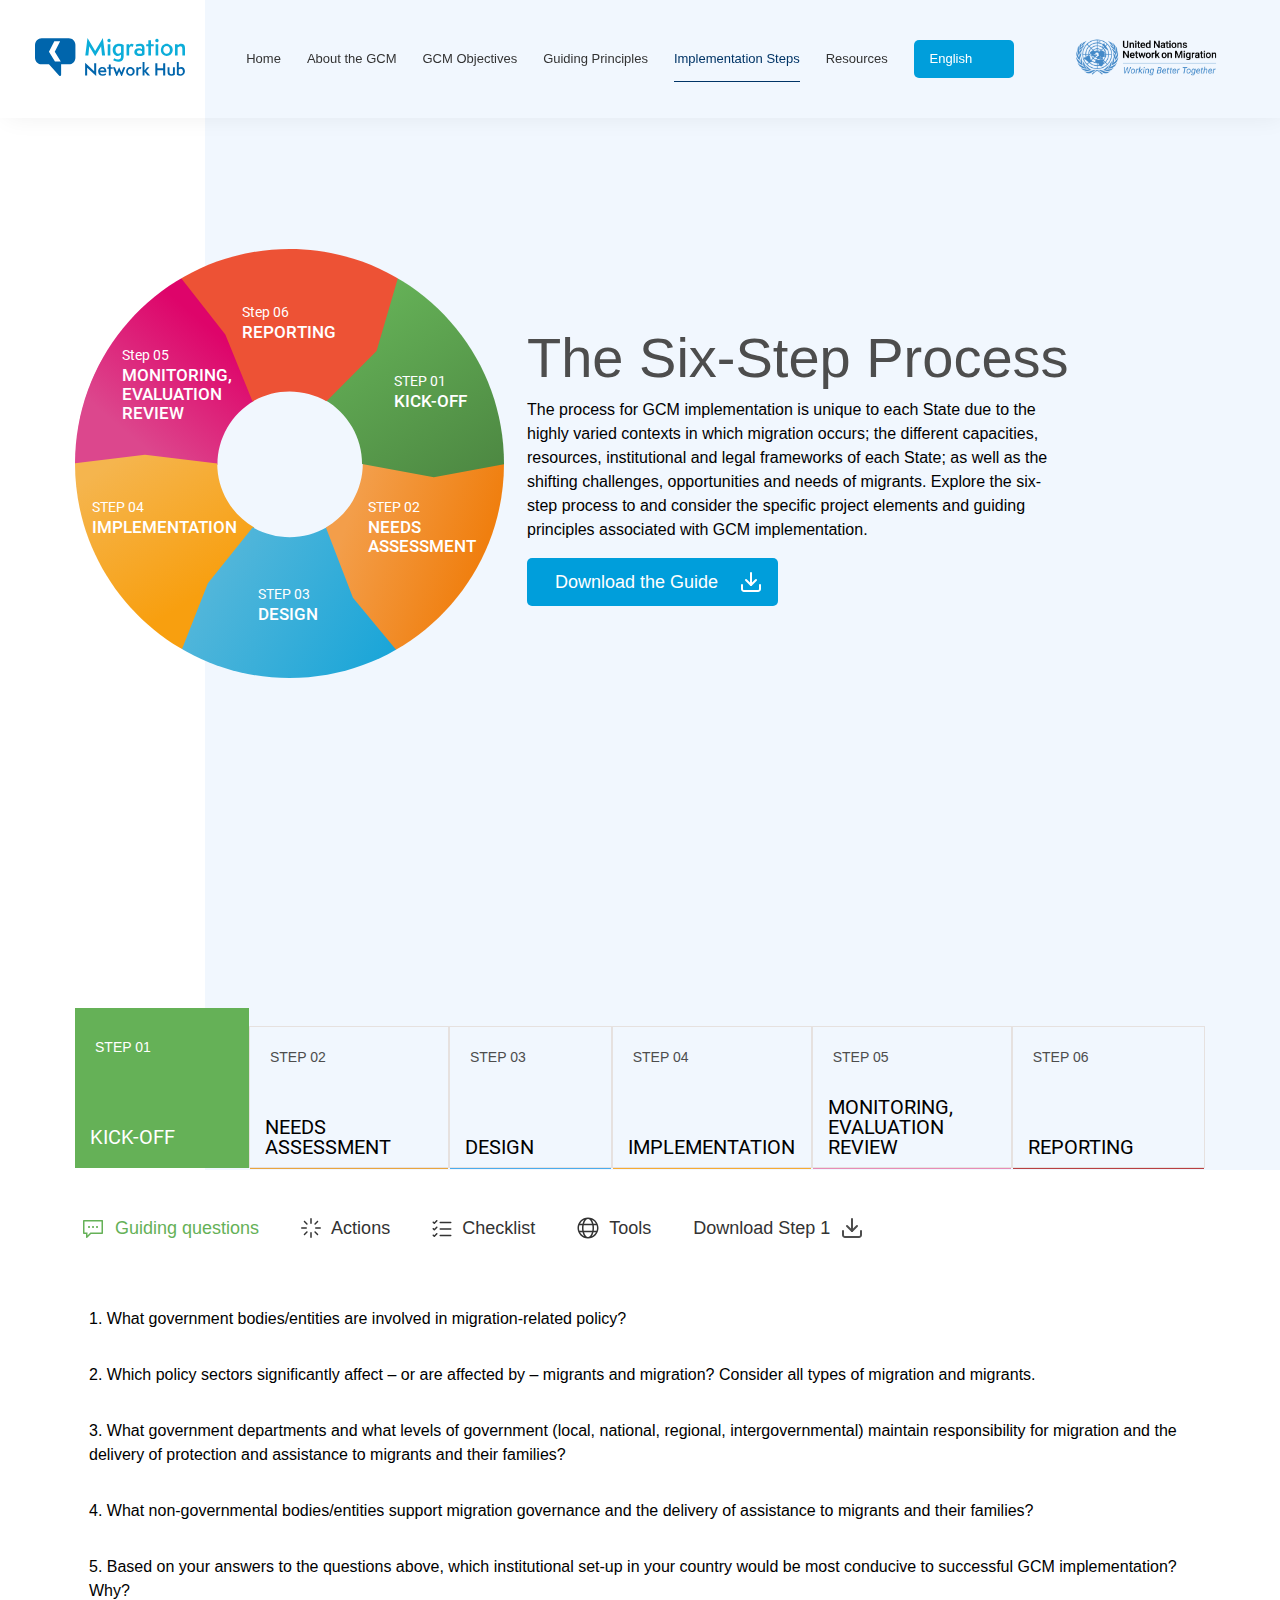
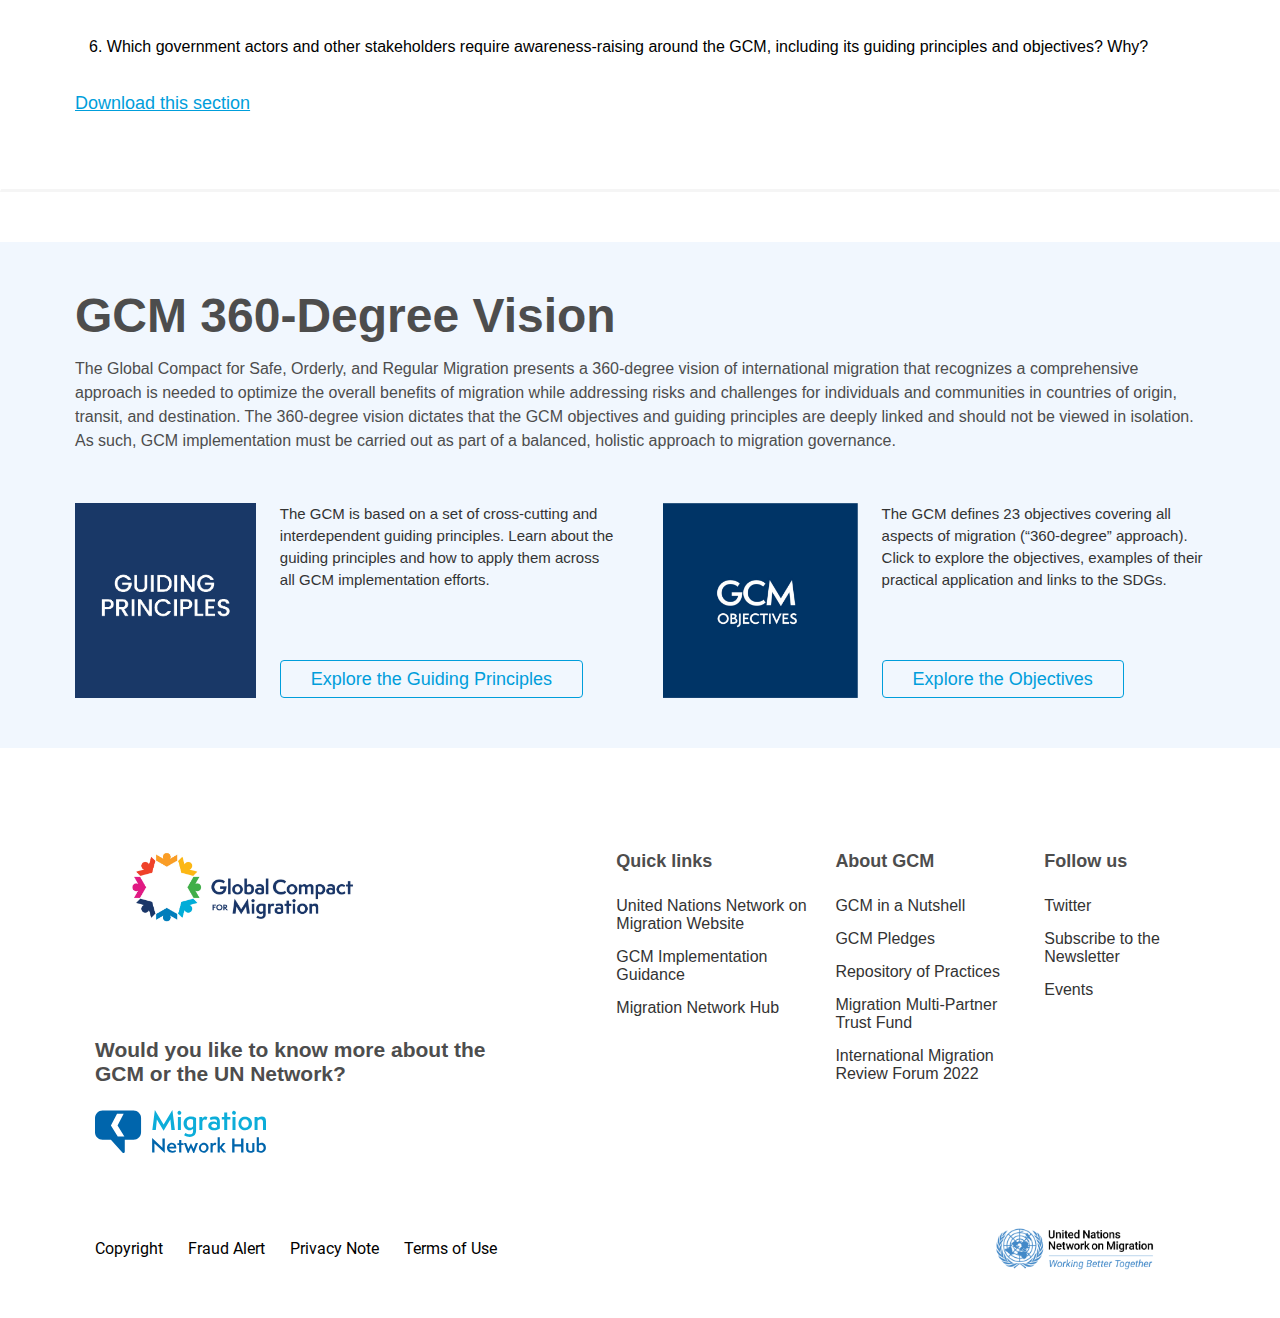
<file: ImplementationSteps.html>
<!DOCTYPE html>
<html lang="en">

<head>
  <meta charset="UTF-8" />
  <meta http-equiv="X-UA-Compatible" content="IE=edge" />
  <meta name="viewport" content="width=device-width, initial-scale=1.0" />
  <title>Implementation Steps </title>
  <link rel="stylesheet" href="./styles/steps.css" />
  <link rel="stylesheet" href="./styles/style.css" />
  <link rel="stylesheet" href="./styles/Objectives-style.css" />
  <script src="js/jquery.min.js"></script>
  <script src="js/index.js"></script>
  <script src="js/tinyi18n.js"></script>
  <script>
    $(document).ready(function () {

      tinyi18n.loadTranslations('./translation/i18n.json')
      const appLanguage = localStorage?.getItem("lang");
      // step btn 6
      if (appLanguage == 'fr') {
        $('.step6links').css("right", "32%");
      }
      else if (appLanguage == 'spa') {
        $('.step6links').css("right", "32%%")
      }
      else {
        $('.step6links').css("right", "40%")
      }
      // step btn 4
      if (appLanguage == 'fr') {
        $('.step4links').css("right", "65%");
      }
      else if (appLanguage == 'spa') {
        $('.step4links').css("right", "68%")
      }
      else {
        $('.step4links').css("right", "62%")
      }
      // step btn 2
      if (appLanguage == 'fr') {
        $('.step2links').css("right", "9%");
      }
      else if (appLanguage == 'spa') {
        $('.step2links').css("right", "11%")
      }
      else {
        $('.step2links').css("right", "9%")
      }
      if (appLanguage == 'fr') {
        $('.cardhide').css("display", "none");
      } else {
        $('.cardhide').css("display", "block");
      }
      if (appLanguage == 'spa') {
        $('.cardhideES').css("display", "none");
      } else {
        $('.cardhideES').css("display", "block");
      }

      // img
      document.getElementById('headerunited').setAttribute('src', getImageUrl("HeaderRightImage", appLanguage))
      document.getElementById('headerunited2').setAttribute('src', getImageUrl("HeaderRightImage", appLanguage))
      document.getElementById('footerglobal').setAttribute('src', getImageUrl("FooterLeftImage", appLanguage))
      document.getElementById('footerunited').setAttribute('src', getImageUrl("FooterRightImage", appLanguage))
      document.getElementById('Guidingprp').setAttribute('src', getImageUrl("PrincipleImage", appLanguage))
      document.getElementById('objective').setAttribute('src', getImageUrl("ObjectiveImage", appLanguage))
      // pdf
      // step1
      document.getElementById('step1pdf').setAttribute('href', getImageUrl("Step1pdf", appLanguage))
      document.getElementById('step1questionpdf').setAttribute('href', getImageUrl("Step1questionpdf", appLanguage))
      document.getElementById('step1actionpdf').setAttribute('href', getImageUrl("Step1actionpdf", appLanguage))
      document.getElementById('step1checklistpdf').setAttribute('href', getImageUrl("Step1checklistpdf", appLanguage))
      document.getElementById('step1toolpdf').setAttribute('href', getImageUrl("Step1toolpdf", appLanguage))
      // step2
      document.getElementById('step2pdf').setAttribute('href', getImageUrl("Step2pdf", appLanguage))
      document.getElementById('step2questionpdf').setAttribute('href', getImageUrl("Step2questionpdf1", appLanguage))
      document.getElementById('step2actionpdf').setAttribute('href', getImageUrl("Step2actionpdf", appLanguage))
      document.getElementById('step2checklistpdf').setAttribute('href', getImageUrl("Step2checklistpdf", appLanguage))
      document.getElementById('step2toolpdf').setAttribute('href', getImageUrl("Step2toolpdf", appLanguage))
      // step3
      document.getElementById('step3pdf').setAttribute('href', getImageUrl("Step3pdf", appLanguage))
      document.getElementById('step3questionpdf').setAttribute('href', getImageUrl("Step3questionpdf", appLanguage))
      document.getElementById('step3actionpdf').setAttribute('href', getImageUrl("Step3actionpdf", appLanguage))
      document.getElementById('step3checklistpdf').setAttribute('href', getImageUrl("Step3checklistpdf", appLanguage))
      document.getElementById('step3toolpdf').setAttribute('href', getImageUrl("Step3toolpdf", appLanguage))
      // step4
      document.getElementById('step4pdf').setAttribute('href', getImageUrl("Step4pdf", appLanguage))
      document.getElementById('step4questionpdf').setAttribute('href', getImageUrl("Step4questionpdf", appLanguage))
      document.getElementById('step4actionpdf').setAttribute('href', getImageUrl("Step4actionpdf", appLanguage))
      document.getElementById('step4checklistpdf').setAttribute('href', getImageUrl("Step4checklistpdf", appLanguage))
      document.getElementById('step4toolpdf').setAttribute('href', getImageUrl("Step4toolpdf", appLanguage))
      // step5
      document.getElementById('step5pdf').setAttribute('href', getImageUrl("Step5pdf", appLanguage))
      document.getElementById('step5questionpdf').setAttribute('href', getImageUrl("Step5questionpdf", appLanguage))
      document.getElementById('step5actionpdf').setAttribute('href', getImageUrl("Step5actionpdf", appLanguage))
      document.getElementById('step5checklistpdf').setAttribute('href', getImageUrl("Step5checklistpdf", appLanguage))
      document.getElementById('step5toolpdf').setAttribute('href', getImageUrl("Step5toolpdf", appLanguage))
      // step6
      document.getElementById('step6pdf').setAttribute('href', getImageUrl("Step6pdf", appLanguage))
      document.getElementById('step6questionpdf').setAttribute('href', getImageUrl("Step6questionpdf", appLanguage))
      document.getElementById('step6actionpdf').setAttribute('href', getImageUrl("Step6actionpdf", appLanguage))
      document.getElementById('step6checklistpdf').setAttribute('href', getImageUrl("Step6checklistpdf", appLanguage))
      document.getElementById('step6toolpdf').setAttribute('href', getImageUrl("Step6toolpdf", appLanguage))
      // Links
      document.getElementById('HeaderRightLink').setAttribute('href', getAnchorLInk("HeaderRightImageLink", appLanguage));
      document.getElementById('HeaderLeftLink').setAttribute('href', getAnchorLInk("HeaderLeftImageLink", appLanguage));
      document.getElementById('FooterLeftLink').setAttribute('href', getAnchorLInk("FooterLeftImageLink", appLanguage));
      document.getElementById('FooterRightLink').setAttribute('href', getAnchorLInk("FooterRightImageLink", appLanguage));
      document.getElementById('copyRight').setAttribute('href', getAnchorLInk("copyRightImageLink", appLanguage));
      document.getElementById('fraudAlert').setAttribute('href', getAnchorLInk("fraudAlertImageLink", appLanguage));
      document.getElementById('PrivacyNotice').setAttribute('href', getAnchorLInk("PrivacyNoticeImageLink", appLanguage));
      document.getElementById('termsofUse').setAttribute('href', getAnchorLInk("termsofUseImageLink", appLanguage));
      document.getElementById('step1too1Link').setAttribute('href', getAnchorLInk("step1too1LinkKey", appLanguage));
      document.getElementById('step3action1Link1').setAttribute('href', getAnchorLInk("step3action1Link1Key", appLanguage));
      $("#step1too1Link").text(getAnchorLInk("step1too1LinkKey", appLanguage));
      $("#step3action1Link1").text(getAnchorLInk("step3action1Link1Key", appLanguage));

      // footerlinks
      document.getElementById('UNNLink').setAttribute('href', getAnchorLInk("UNNfooterLink", appLanguage));
      document.getElementById('GCMImmplementLink').setAttribute('href', getAnchorLInk("GCMImmplementfooterLink", appLanguage));
      document.getElementById('MigrationNetHubLink').setAttribute('href', getAnchorLInk("MigrationNetHubfooterLink", appLanguage));
      document.getElementById('NutshellLink').setAttribute('href', getAnchorLInk("NutshellfooterLink", appLanguage));
      document.getElementById('PledgesLink').setAttribute('href', getAnchorLInk("PledgesLinkfooterLink", appLanguage));
      document.getElementById('RepoofPracticeLink').setAttribute('href', getAnchorLInk("RepoofPracticefooterLink", appLanguage));
      document.getElementById('TrustFundLink').setAttribute('href', getAnchorLInk("TrustFundfooterLink", appLanguage));
      document.getElementById('InternationalMigrationLink').setAttribute('href', getAnchorLInk("InternationalMigrationfooterLink", appLanguage));
      document.getElementById('EventsLink').setAttribute('href', getAnchorLInk("EventsfooterLink", appLanguage));
      // steps links
      $(".ochrLink").attr("href", getAnchorLInk("ochrLinkKey", appLanguage));
      $(".ochrLink2").attr("href", getAnchorLInk("ochrLink2Key", appLanguage));

      $(".unwomenLink").attr("href", getAnchorLInk("unwomenLinkKey", appLanguage));
      $(".iloLink").attr("href", getAnchorLInk("iloLinkKey", appLanguage));
      $(".unicefLink").attr("href", getAnchorLInk("unicefLinkKey", appLanguage));
      $(".hrbaLink").attr("href", getAnchorLInk("hrbaLinkKey", appLanguage));
      $(".migrationdataportalLink").attr("href", getAnchorLInk("migrationdataportalLinkKey", appLanguage));
      $(".migrationdataportalLink").text(getAnchorLInk("migrationdataportalLinkKey", appLanguage));
      $(".migrationdataportalhubLink").attr("href", getAnchorLInk("migrationdataportalhubLinkKey", appLanguage));
      $(".migrationdataportalhubLink").text(getAnchorLInk("migrationdataportalhubLinkKey", appLanguage));
      $(".iloLink").text(getAnchorLInk("iloLinkKey", appLanguage));
      $(".ochrLink").text(getAnchorLInk("ochrLinkKey", appLanguage));
      $(".ochrLink2").text(getAnchorLInk("ochrLink2Key", appLanguage));
      $(".unicefLink").text(getAnchorLInk("unicefLinkKey", appLanguage));
      $(".unwomenLink").text(getAnchorLInk("unwomenLinkKey", appLanguage));
      document.getElementById('Link00').setAttribute('href', getAnchorLInk("Link00key", appLanguage));
      document.getElementById('Link0').setAttribute('href', getAnchorLInk("Link0key", appLanguage));
      document.getElementById('Link1').setAttribute('href', getAnchorLInk("Link1key", appLanguage));
      document.getElementById('Link2').setAttribute('href', getAnchorLInk("Link2key", appLanguage));
      document.getElementById('Link3').setAttribute('href', getAnchorLInk("Link3key", appLanguage));
      document.getElementById('Link4').setAttribute('href', getAnchorLInk("Link4key", appLanguage));
      document.getElementById('Link5').setAttribute('href', getAnchorLInk("Link5key", appLanguage));
      document.getElementById('Link6').setAttribute('href', getAnchorLInk("Link6key", appLanguage));
      document.getElementById('Link7').setAttribute('href', getAnchorLInk("Link7key", appLanguage));
      document.getElementById('Link8').setAttribute('href', getAnchorLInk("Link8key", appLanguage));
      document.getElementById('Link9').setAttribute('href', getAnchorLInk("Link9key", appLanguage));
      document.getElementById('Link10').setAttribute('href', getAnchorLInk("Link10key", appLanguage));
      document.getElementById('Link11').setAttribute('href', getAnchorLInk("Link11key", appLanguage));
      document.getElementById('Link12a').setAttribute('href', getAnchorLInk("Link12akey", appLanguage));
      document.getElementById('Link12').setAttribute('href', getAnchorLInk("Link12key", appLanguage));
      document.getElementById('Link13').setAttribute('href', getAnchorLInk("Link13key", appLanguage));
      document.getElementById('Link14').setAttribute('href', getAnchorLInk("Link14key", appLanguage));
      document.getElementById('Link15').setAttribute('href', getAnchorLInk("Link15key", appLanguage));
      document.getElementById('Link16').setAttribute('href', getAnchorLInk("Link16key", appLanguage));
      document.getElementById('Link17').setAttribute('href', getAnchorLInk("Link17key", appLanguage));
      document.getElementById('Link18').setAttribute('href', getAnchorLInk("Link18key", appLanguage));
      document.getElementById('Link19').setAttribute('href', getAnchorLInk("Link19key", appLanguage));
      document.getElementById('Link20').setAttribute('href', getAnchorLInk("Link20key", appLanguage));
      document.getElementById('Link21').setAttribute('href', getAnchorLInk("Link21key", appLanguage));
      document.getElementById('Link22').setAttribute('href', getAnchorLInk("Link22key", appLanguage));
      document.getElementById('Link23').setAttribute('href', getAnchorLInk("Link23key", appLanguage));
      document.getElementById('Link24').setAttribute('href', getAnchorLInk("Link24key", appLanguage));
      document.getElementById('Link25').setAttribute('href', getAnchorLInk("Link25key", appLanguage));
      document.getElementById('Link26').setAttribute('href', getAnchorLInk("Link26key", appLanguage));
      document.getElementById('Link27').setAttribute('href', getAnchorLInk("Link27key", appLanguage));
      document.getElementById('Link28').setAttribute('href', getAnchorLInk("Link28key", appLanguage));
      document.getElementById('Link29').setAttribute('href', getAnchorLInk("Link29key", appLanguage));
      document.getElementById('Link30').setAttribute('href', getAnchorLInk("Link30key", appLanguage));
      document.getElementById('Link31').setAttribute('href', getAnchorLInk("Link31key", appLanguage));
      document.getElementById('Link32').setAttribute('href', getAnchorLInk("Link32key", appLanguage));
      document.getElementById('Link33').setAttribute('href', getAnchorLInk("Link33key", appLanguage));
      document.getElementById('Link34').setAttribute('href', getAnchorLInk("Link34key", appLanguage));
      document.getElementById('Link35').setAttribute('href', getAnchorLInk("Link35key", appLanguage));
      document.getElementById('Link21b').setAttribute('href', getAnchorLInk("Link21key", appLanguage));
      document.getElementById('Link36').setAttribute('href', getAnchorLInk("Link36key", appLanguage));
      document.getElementById('Link37').setAttribute('href', getAnchorLInk("Link37key", appLanguage));
      document.getElementById('Link38').setAttribute('href', getAnchorLInk("Link38key", appLanguage));
      document.getElementById('Link39').setAttribute('href', getAnchorLInk("Link39key", appLanguage));
      document.getElementById('Link40').setAttribute('href', getAnchorLInk("Link40key", appLanguage));
      document.getElementById('Link41').setAttribute('href', getAnchorLInk("Link41key", appLanguage));
      document.getElementById('Link42').setAttribute('href', getAnchorLInk("Link42key", appLanguage));
      document.getElementById('Link43').setAttribute('href', getAnchorLInk("Link43key", appLanguage));
      document.getElementById('Link44').setAttribute('href', getAnchorLInk("Link44key", appLanguage));
      document.getElementById('Link45').setAttribute('href', getAnchorLInk("Link45key", appLanguage));
      document.getElementById('Link46').setAttribute('href', getAnchorLInk("Link46key", appLanguage));
      document.getElementById('Link47').setAttribute('href', getAnchorLInk("Link47key", appLanguage));
      document.getElementById('Link48').setAttribute('href', getAnchorLInk("Link48key", appLanguage));
      document.getElementById('Link49').setAttribute('href', getAnchorLInk("Link49key", appLanguage));
      document.getElementById('Link50').setAttribute('href', getAnchorLInk("Link50key", appLanguage));
      document.getElementById('Link51').setAttribute('href', getAnchorLInk("Link51key", appLanguage));
      $("#Link00").text(getAnchorLInk("Link00key", appLanguage));
      $("#Link0").text(getAnchorLInk("Link0key", appLanguage));
      $("#Link1").text(getAnchorLInk("Link1key", appLanguage));
      $("#Link2").text(getAnchorLInk("Link2key", appLanguage));
      $("#Link3").text(getAnchorLInk("Link3key", appLanguage));
      $("#Link4").text(getAnchorLInk("Link4key", appLanguage));
      $("#Link5").text(getAnchorLInk("Link5key", appLanguage));
      $("#Link6").text(getAnchorLInk("Link6key", appLanguage));
      $("#Link7").text(getAnchorLInk("Link7key", appLanguage));
      $("#Link8").text(getAnchorLInk("Link8key", appLanguage));
      $("#Link9").text(getAnchorLInk("Link9key", appLanguage));
      $("#Link10").text(getAnchorLInk("Link10key", appLanguage));
      $("#Link11").text(getAnchorLInk("Link11key", appLanguage));
      $("#Link12a").text(getAnchorLInk("Link12akey", appLanguage));
      $("#Link12").text(getAnchorLInk("Link12key", appLanguage));
      $("#Link13").text(getAnchorLInk("Link13key", appLanguage));
      $("#Link14").text(getAnchorLInk("Link14key", appLanguage));
      $("#Link15").text(getAnchorLInk("Link15key", appLanguage));
      $("#Link16").text(getAnchorLInk("Link16key", appLanguage));
      $("#Link17").text(getAnchorLInk("Link17key", appLanguage));
      $("#Link18").text(getAnchorLInk("Link18key", appLanguage));
      $("#Link19").text(getAnchorLInk("Link19key", appLanguage));
      $("#Link20").text(getAnchorLInk("Link20key", appLanguage));
      $("#Link21").text(getAnchorLInk("Link21key", appLanguage));
      $("#Link22").text(getAnchorLInk("Link22key", appLanguage));
      $("#Link23").text(getAnchorLInk("Link23key", appLanguage));
      $("#Link24").text(getAnchorLInk("Link24key", appLanguage));
      $("#Link25").text(getAnchorLInk("Link25key", appLanguage));
      $("#Link26").text(getAnchorLInk("Link26key", appLanguage));
      $("#Link27").text(getAnchorLInk("Link27key", appLanguage));
      $("#Link28").text(getAnchorLInk("Link28key", appLanguage));
      $("#Link29").text(getAnchorLInk("Link29key", appLanguage));
      $("#Link30").text(getAnchorLInk("Link30key", appLanguage));
      $("#Link31").text(getAnchorLInk("Link31key", appLanguage));
      $("#Link32").text(getAnchorLInk("Link32key", appLanguage));
      $("#Link33").text(getAnchorLInk("Link33key", appLanguage));
      $("#Link34").text(getAnchorLInk("Link34key", appLanguage));
      $("#Link35").text(getAnchorLInk("Link35key", appLanguage));
      $("#Link21b").text(getAnchorLInk("Link21key", appLanguage));
      $("#Link36").text(getAnchorLInk("Link36key", appLanguage));
      $("#Link37").text(getAnchorLInk("Link37key", appLanguage));
      $("#Link38").text(getAnchorLInk("Link38key", appLanguage));
      $("#Link39").text(getAnchorLInk("Link39key", appLanguage));
      $("#Link40").text(getAnchorLInk("Link40key", appLanguage));
      $("#Link41").text(getAnchorLInk("Link41key", appLanguage));
      $("#Link42").text(getAnchorLInk("Link42key", appLanguage));
      $("#Link43").text(getAnchorLInk("Link43key", appLanguage));
      $("#Link44").text(getAnchorLInk("Link44key", appLanguage));
      $("#Link45").text(getAnchorLInk("Link45key", appLanguage));
      $("#Link46").text(getAnchorLInk("Link46key", appLanguage));
      $("#Link47").text(getAnchorLInk("Link47key", appLanguage));
      $("#Link48").text(getAnchorLInk("Link48key", appLanguage));
      $("#Link49").text(getAnchorLInk("Link49key", appLanguage));
      $("#Link50").text(getAnchorLInk("Link50key", appLanguage));
      $("#Link51").text(getAnchorLInk("Link51key", appLanguage));

      $(".guidepdf").attr("href", getImageUrl("GuidepdfKey", appLanguage));
      $(".bookletpdf").attr("href", getImageUrl("BookletpdfKey", appLanguage));
    });
  </script>
  <script type="text/javascript">
    function changeFunc(selectedValue) {
      var selectBox = document.getElementById("selectBox");
      var selectedValue = selectedValue || 'en';
      tinyi18n.setLang(selectedValue)
      localStorage?.setItem("lang", selectedValue)
      const printedText = selectedValue === 'fr' ? 'Français' : selectedValue === 'spa' ? 'Español' : 'English'
      $("#dropdowntext").text(printedText);
      // step btn 6
      if (selectedValue == 'fr') {
        $('.step6links').css("right", "32%");
      }
      else if (selectedValue == 'spa') {
        $('.step6links').css("right", "32%%")
      }
      else {
        $('.step6links').css("right", "40%")
      }
      // step btn 4
      if (selectedValue == 'fr') {
        $('.step4links').css("right", "65%");
      }
      else if (selectedValue == 'spa') {
        $('.step4links').css("right", "68%")
      }
      else {
        $('.step4links').css("right", "62%")
      }
      // step btn 2
      if (selectedValue == 'fr') {
        $('.step2links').css("right", "9%");
      }
      else if (selectedValue == 'spa') {
        $('.step2links').css("right", "11%")
      }
      else {
        $('.step2links').css("right", "9%")
      }
      if (selectedValue == 'fr') {
        $('.cardhide').css("display", "none");
      } else {
        $('.cardhide').css("display", "block");
      }
      document.getElementById('headerunited').setAttribute('src', getImageUrl("HeaderRightImage", selectedValue))
      document.getElementById('headerunited2').setAttribute('src', getImageUrl("HeaderRightImage", selectedValue))
      document.getElementById('footerglobal').setAttribute('src', getImageUrl("FooterLeftImage", selectedValue))
      document.getElementById('footerunited').setAttribute('src', getImageUrl("FooterRightImage", selectedValue))
      document.getElementById('Guidingprp').setAttribute('src', getImageUrl("PrincipleImage", selectedValue))
      document.getElementById('objective').setAttribute('src', getImageUrl("ObjectiveImage", selectedValue))
      // pdf
      // step1
      document.getElementById('step1pdf').setAttribute('href', getImageUrl("Step1pdf", selectedValue))
      document.getElementById('step1questionpdf').setAttribute('href', getImageUrl("Step1questionpdf", selectedValue))
      document.getElementById('step1actionpdf').setAttribute('href', getImageUrl("Step1actionpdf", selectedValue))
      document.getElementById('step1checklistpdf').setAttribute('href', getImageUrl("Step1checklistpdf", selectedValue))
      document.getElementById('step1toolpdf').setAttribute('href', getImageUrl("Step1toolpdf", selectedValue))
      // step2
      document.getElementById('step2pdf').setAttribute('href', getImageUrl("Step2pdf", selectedValue))
      document.getElementById('step2questionpdf').setAttribute('href', getImageUrl("Step2questionpdf1", selectedValue))
      document.getElementById('step2actionpdf').setAttribute('href', getImageUrl("Step2actionpdf", selectedValue))
      document.getElementById('step2checklistpdf').setAttribute('href', getImageUrl("Step2checklistpdf", selectedValue))
      document.getElementById('step2toolpdf').setAttribute('href', getImageUrl("Step2toolpdf", selectedValue))
      // step3
      document.getElementById('step3pdf').setAttribute('href', getImageUrl("Step3pdf", selectedValue))
      document.getElementById('step3questionpdf').setAttribute('href', getImageUrl("Step3questionpdf", selectedValue))
      document.getElementById('step3actionpdf').setAttribute('href', getImageUrl("Step3actionpdf", selectedValue))
      document.getElementById('step3checklistpdf').setAttribute('href', getImageUrl("Step3checklistpdf", selectedValue))
      document.getElementById('step3toolpdf').setAttribute('href', getImageUrl("Step3toolpdf", selectedValue))
      // step4
      document.getElementById('step4pdf').setAttribute('href', getImageUrl("Step4pdf", selectedValue))
      document.getElementById('step4questionpdf').setAttribute('href', getImageUrl("Step4questionpdf", selectedValue))
      document.getElementById('step4actionpdf').setAttribute('href', getImageUrl("Step4actionpdf", selectedValue))
      document.getElementById('step4checklistpdf').setAttribute('href', getImageUrl("Step4checklistpdf", selectedValue))
      document.getElementById('step4toolpdf').setAttribute('href', getImageUrl("Step4toolpdf", selectedValue))
      // step5
      document.getElementById('step5pdf').setAttribute('href', getImageUrl("Step5pdf", selectedValue))
      document.getElementById('step5questionpdf').setAttribute('href', getImageUrl("Step5questionpdf", selectedValue))
      document.getElementById('step5actionpdf').setAttribute('href', getImageUrl("Step5actionpdf", selectedValue))
      document.getElementById('step5checklistpdf').setAttribute('href', getImageUrl("Step5checklistpdf", selectedValue))
      document.getElementById('step5toolpdf').setAttribute('href', getImageUrl("Step5toolpdf", selectedValue))
      // step6
      document.getElementById('step6pdf').setAttribute('href', getImageUrl("Step6pdf", selectedValue))
      document.getElementById('step6questionpdf').setAttribute('href', getImageUrl("Step6questionpdf", selectedValue))
      document.getElementById('step6actionpdf').setAttribute('href', getImageUrl("Step6actionpdf", selectedValue))
      document.getElementById('step6checklistpdf').setAttribute('href', getImageUrl("Step6checklistpdf", selectedValue))
      document.getElementById('step6toolpdf').setAttribute('href', getImageUrl("Step6toolpdf", selectedValue))
      // Links
      document.getElementById('HeaderRightLink').setAttribute('href', getAnchorLInk("HeaderRightImageLink", selectedValue));
      document.getElementById('HeaderLeftLink').setAttribute('href', getAnchorLInk("HeaderLeftImageLink", selectedValue));
      document.getElementById('FooterLeftLink').setAttribute('href', getAnchorLInk("FooterLeftImageLink", selectedValue));
      document.getElementById('FooterRightLink').setAttribute('href', getAnchorLInk("FooterRightImageLink", selectedValue));
      document.getElementById('copyRight').setAttribute('href', getAnchorLInk("copyRightImageLink", selectedValue));
      document.getElementById('fraudAlert').setAttribute('href', getAnchorLInk("fraudAlertImageLink", selectedValue));
      document.getElementById('PrivacyNotice').setAttribute('href', getAnchorLInk("PrivacyNoticeImageLink", selectedValue));
      document.getElementById('termsofUse').setAttribute('href', getAnchorLInk("termsofUseImageLink", selectedValue));
      document.getElementById('step1too1Link').setAttribute('href', getAnchorLInk("step1too1LinkKey", selectedValue));
      document.getElementById('step3action1Link1').setAttribute('href', getAnchorLInk("step3action1Link1Key", selectedValue));
      $("#step1too1Link").text(getAnchorLInk("step1too1LinkKey", selectedValue));
      $("#step3action1Link1").text(getAnchorLInk("step3action1Link1Key", selectedValue));
      // footerlinks
      document.getElementById('UNNLink').setAttribute('href', getAnchorLInk("UNNfooterLink", selectedValue));
      document.getElementById('GCMImmplementLink').setAttribute('href', getAnchorLInk("GCMImmplementfooterLink", selectedValue));
      document.getElementById('MigrationNetHubLink').setAttribute('href', getAnchorLInk("MigrationNetHubfooterLink", selectedValue));
      document.getElementById('NutshellLink').setAttribute('href', getAnchorLInk("NutshellfooterLink", selectedValue));
      document.getElementById('PledgesLink').setAttribute('href', getAnchorLInk("PledgesLinkfooterLink", selectedValue));
      document.getElementById('RepoofPracticeLink').setAttribute('href', getAnchorLInk("RepoofPracticefooterLink", selectedValue));
      document.getElementById('TrustFundLink').setAttribute('href', getAnchorLInk("TrustFundfooterLink", selectedValue));
      document.getElementById('InternationalMigrationLink').setAttribute('href', getAnchorLInk("InternationalMigrationfooterLink", selectedValue));
      document.getElementById('EventsLink').setAttribute('href', getAnchorLInk("EventsfooterLink", selectedValue));
      // steps links
      $(".ochrLink").attr("href", getAnchorLInk("ochrLinkKey", selectedValue));
      $(".ochrLink2").attr("href", getAnchorLInk("ochrLink2Key", selectedValue));
      $(".unwomenLink").attr("href", getAnchorLInk("unwomenLinkKey", selectedValue));
      $(".iloLink").attr("href", getAnchorLInk("iloLinkKey", selectedValue));
      $(".unicefLink").attr("href", getAnchorLInk("unicefLinkKey", selectedValue));
      $(".hrbaLink").attr("href", getAnchorLInk("hrbaLinkKey", selectedValue));
      $(".migrationdataportalLink").attr("href", getAnchorLInk("migrationdataportalLinkKey", selectedValue));
      $(".iloLink").text(getAnchorLInk("iloLinkKey", selectedValue));
      $(".migrationdataportalLink").text(getAnchorLInk("migrationdataportalLinkKey", selectedValue));
      $(".migrationdataportalhubLink").attr("href", getAnchorLInk("migrationdataportalhubLinkKey", selectedValue));
      $(".migrationdataportalhubLink").text(getAnchorLInk("migrationdataportalhubLinkKey", selectedValue));
      $(".ochrLink").text(getAnchorLInk("ochrLinkKey", selectedValue));
      $(".ochrLink2").text(getAnchorLInk("ochrLink2Key", selectedValue));
      $(".unicefLink").text(getAnchorLInk("unicefLinkKey", selectedValue));
      $(".unwomenLink").text(getAnchorLInk("unwomenLinkKey", selectedValue));
      document.getElementById('Link00').setAttribute('href', getAnchorLInk("Link00key", selectedValue));
      document.getElementById('Link0').setAttribute('href', getAnchorLInk("Link0key", selectedValue));
      document.getElementById('Link1').setAttribute('href', getAnchorLInk("Link1key", selectedValue));
      document.getElementById('Link2').setAttribute('href', getAnchorLInk("Link2key", selectedValue));
      document.getElementById('Link3').setAttribute('href', getAnchorLInk("Link3key", selectedValue));
      document.getElementById('Link4').setAttribute('href', getAnchorLInk("Link4key", selectedValue));
      document.getElementById('Link5').setAttribute('href', getAnchorLInk("Link5key", selectedValue));
      document.getElementById('Link6').setAttribute('href', getAnchorLInk("Link6key", selectedValue));
      document.getElementById('Link7').setAttribute('href', getAnchorLInk("Link7key", selectedValue));
      document.getElementById('Link8').setAttribute('href', getAnchorLInk("Link8key", selectedValue));
      document.getElementById('Link9').setAttribute('href', getAnchorLInk("Link9key", selectedValue));
      document.getElementById('Link10').setAttribute('href', getAnchorLInk("Link10key", selectedValue));
      document.getElementById('Link10').setAttribute('href', getAnchorLInk("Link10key", selectedValue));
      document.getElementById('Link11').setAttribute('href', getAnchorLInk("Link11key", selectedValue));
      document.getElementById('Link12a').setAttribute('href', getAnchorLInk("Link12akey", selectedValue));
      document.getElementById('Link12').setAttribute('href', getAnchorLInk("Link12key", selectedValue));
      document.getElementById('Link13').setAttribute('href', getAnchorLInk("Link13key", selectedValue));
      document.getElementById('Link14').setAttribute('href', getAnchorLInk("Link14key", selectedValue));
      document.getElementById('Link15').setAttribute('href', getAnchorLInk("Link15key", selectedValue));
      document.getElementById('Link16').setAttribute('href', getAnchorLInk("Link16key", selectedValue));
      document.getElementById('Link17').setAttribute('href', getAnchorLInk("Link17key", selectedValue));
      document.getElementById('Link18').setAttribute('href', getAnchorLInk("Link18key", selectedValue));
      document.getElementById('Link19').setAttribute('href', getAnchorLInk("Link19key", selectedValue));
      document.getElementById('Link20').setAttribute('href', getAnchorLInk("Link20key", selectedValue));
      document.getElementById('Link21').setAttribute('href', getAnchorLInk("Link21key", selectedValue));
      document.getElementById('Link22').setAttribute('href', getAnchorLInk("Link22key", selectedValue));
      document.getElementById('Link23').setAttribute('href', getAnchorLInk("Link23key", selectedValue));
      document.getElementById('Link24').setAttribute('href', getAnchorLInk("Link24key", selectedValue));
      document.getElementById('Link25').setAttribute('href', getAnchorLInk("Link25key", selectedValue));
      document.getElementById('Link26').setAttribute('href', getAnchorLInk("Link26key", selectedValue));
      document.getElementById('Link27').setAttribute('href', getAnchorLInk("Link27key", selectedValue));
      document.getElementById('Link28').setAttribute('href', getAnchorLInk("Link28key", selectedValue));
      document.getElementById('Link29').setAttribute('href', getAnchorLInk("Link29key", selectedValue));
      document.getElementById('Link30').setAttribute('href', getAnchorLInk("Link30key", selectedValue));
      document.getElementById('Link31').setAttribute('href', getAnchorLInk("Link31key", selectedValue));
      document.getElementById('Link32').setAttribute('href', getAnchorLInk("Link32key", selectedValue));
      document.getElementById('Link33').setAttribute('href', getAnchorLInk("Link33key", selectedValue));
      document.getElementById('Link34').setAttribute('href', getAnchorLInk("Link34key", selectedValue));
      document.getElementById('Link35').setAttribute('href', getAnchorLInk("Link35key", selectedValue));
      document.getElementById('Link21b').setAttribute('href', getAnchorLInk("Link21key", selectedValue));
      document.getElementById('Link36').setAttribute('href', getAnchorLInk("Link36key", selectedValue));
      document.getElementById('Link37').setAttribute('href', getAnchorLInk("Link37key", selectedValue));
      document.getElementById('Link38').setAttribute('href', getAnchorLInk("Link38key", selectedValue));
      document.getElementById('Link39').setAttribute('href', getAnchorLInk("Link39key", selectedValue));
      document.getElementById('Link40').setAttribute('href', getAnchorLInk("Link40key", selectedValue));
      document.getElementById('Link41').setAttribute('href', getAnchorLInk("Link41key", selectedValue));
      document.getElementById('Link42').setAttribute('href', getAnchorLInk("Link42key", selectedValue));
      document.getElementById('Link43').setAttribute('href', getAnchorLInk("Link43key", selectedValue));
      document.getElementById('Link44').setAttribute('href', getAnchorLInk("Link44key", selectedValue));
      document.getElementById('Link45').setAttribute('href', getAnchorLInk("Link45key", selectedValue));
      document.getElementById('Link46').setAttribute('href', getAnchorLInk("Link46key", selectedValue));
      document.getElementById('Link47').setAttribute('href', getAnchorLInk("Link47key", selectedValue));
      document.getElementById('Link48').setAttribute('href', getAnchorLInk("Link48key", selectedValue));
      document.getElementById('Link49').setAttribute('href', getAnchorLInk("Link49key", selectedValue));
      document.getElementById('Link50').setAttribute('href', getAnchorLInk("Link50key", selectedValue));
      document.getElementById('Link51').setAttribute('href', getAnchorLInk("Link51key", selectedValue));
      $("#Link00").text(getAnchorLInk("Link00key", selectedValue));
      $("#Link0").text(getAnchorLInk("Link0key", selectedValue));
      $("#Link1").text(getAnchorLInk("Link1key", selectedValue));
      $("#Link2").text(getAnchorLInk("Link2key", selectedValue));
      $("#Link3").text(getAnchorLInk("Link3key", selectedValue));
      $("#Link4").text(getAnchorLInk("Link4key", selectedValue));
      $("#Link5").text(getAnchorLInk("Link5key", selectedValue));
      $("#Link6").text(getAnchorLInk("Link6key", selectedValue));
      $("#Link7").text(getAnchorLInk("Link7key", selectedValue));
      $("#Link8").text(getAnchorLInk("Link8key", selectedValue));
      $("#Link9").text(getAnchorLInk("Link9key", selectedValue));
      $("#Link10").text(getAnchorLInk("Link10key", selectedValue));
      $("#Link11").text(getAnchorLInk("Link11key", selectedValue));
      $("#Link12a").text(getAnchorLInk("Link12akey", selectedValue));
      $("#Link12").text(getAnchorLInk("Link12key", selectedValue));
      $("#Link13").text(getAnchorLInk("Link13key", selectedValue));
      $("#Link14").text(getAnchorLInk("Link14key", selectedValue));
      $("#Link15").text(getAnchorLInk("Link15key", selectedValue));
      $("#Link16").text(getAnchorLInk("Link16key", selectedValue));
      $("#Link17").text(getAnchorLInk("Link17key", selectedValue));
      $("#Link18").text(getAnchorLInk("Link18key", selectedValue));
      $("#Link19").text(getAnchorLInk("Link19key", selectedValue));
      $("#Link20").text(getAnchorLInk("Link20key", selectedValue));
      $("#Link21").text(getAnchorLInk("Link21key", selectedValue));
      $("#Link22").text(getAnchorLInk("Link22key", selectedValue));
      $("#Link23").text(getAnchorLInk("Link23key", selectedValue));
      $("#Link24").text(getAnchorLInk("Link24key", selectedValue));
      $("#Link25").text(getAnchorLInk("Link25key", selectedValue));
      $("#Link26").text(getAnchorLInk("Link26key", selectedValue));
      $("#Link27").text(getAnchorLInk("Link27key", selectedValue));
      $("#Link28").text(getAnchorLInk("Link28key", selectedValue));
      $("#Link29").text(getAnchorLInk("Link29key", selectedValue));
      $("#Link30").text(getAnchorLInk("Link30key", selectedValue));
      $("#Link31").text(getAnchorLInk("Link31key", selectedValue));
      $("#Link32").text(getAnchorLInk("Link32key", selectedValue));
      $("#Link33").text(getAnchorLInk("Link33key", selectedValue));
      $("#Link34").text(getAnchorLInk("Link34key", selectedValue));
      $("#Link35").text(getAnchorLInk("Link35key", selectedValue));
      $("#Link21b").text(getAnchorLInk("Link21key", selectedValue));
      $("#Link36").text(getAnchorLInk("Link36key", selectedValue));
      $("#Link37").text(getAnchorLInk("Link37key", selectedValue));
      $("#Link38").text(getAnchorLInk("Link38key", selectedValue));
      $("#Link39").text(getAnchorLInk("Link39key", selectedValue));
      $("#Link40").text(getAnchorLInk("Link40key", selectedValue));
      $("#Link41").text(getAnchorLInk("Link41key", selectedValue));
      $("#Link42").text(getAnchorLInk("Link42key", selectedValue));
      $("#Link43").text(getAnchorLInk("Link43key", selectedValue));
      $("#Link44").text(getAnchorLInk("Link44key", selectedValue));
      $("#Link45").text(getAnchorLInk("Link45key", selectedValue));
      $("#Link46").text(getAnchorLInk("Link46key", selectedValue));
      $("#Link47").text(getAnchorLInk("Link47key", selectedValue));
      $("#Link48").text(getAnchorLInk("Link48key", selectedValue));
      $("#Link49").text(getAnchorLInk("Link49key", selectedValue));
      $("#Link50").text(getAnchorLInk("Link50key", selectedValue));
      $("#Link51").text(getAnchorLInk("Link51key", selectedValue));
      $(".guidepdf").attr("href", getImageUrl("GuidepdfKey", selectedValue));
      $(".bookletpdf").attr("href", getImageUrl("BookletpdfKey", selectedValue));
    }
  </script>
  <link rel="stylesheet" href="https://cdnjs.cloudflare.com/ajax/libs/font-awesome/6.1.1/css/all.min.css"
    integrity="sha512-KfkfwYDsLkIlwQp6LFnl8zNdLGxu9YAA1QvwINks4PhcElQSvqcyVLLD9aMhXd13uQjoXtEKNosOWaZqXgel0g=="
    crossorigin="anonymous" referrerpolicy="no-referrer" />
</head>

<body>

  <div class="hero-bg-steps">
    <!-- Header -->
    <div class="step-bg-about">
      <header class="headerBg">
        <div class="container-fluid">
          <div class="header">
            <input id="menu__toggle" type="checkbox" />
            <label class="menu__btn" for="menu__toggle"><span></span></label>
            <div class="logo">
              <a target="_blank" class="LogoforWeb" id="HeaderLeftLink"
                href="https://migrationnetwork.un.org/migration-network-hub"><img src="./images/logo.svg"
                  alt="logo" /></a>
              <a target="_blank" class="LogoforMobile" href="https://migrationnetwork.un.org/migration-network-hub"><img
                  src="./images/footer-Logo.png" alt="logo" /></a>
            </div>
            <div class="menu-overlay"></div>
            <div id="overlay"></div>

            <div class="menu__box">
              <div class="collapse-top">
                <a target="_blank" href="https://migrationnetwork.un.org/migration-network-hub">
                  <img id="" class="collapse-logo" src="./images/footer-Logo.png" alt="logo" /></a>
              </div>
              <ul>
                <li><a href="/" data-translatekey="home"></a></li>
                <li><a href="about.html" data-translatekey="about"></a></li>
                <li><a href="gcmobjectives.html" data-translatekey="objective"></a></li>
                <li><a href="Principles.html" data-translatekey="priniciples"></a></li>
                <li>
                  <a href="ImplementationSteps.html" class="active" data-translatekey="implementation"></a>
                </li>
                <li><a href="resources.html" data-translatekey="resources"></a></li>
                <li>
                  <div class="dropdown">
                    <button class="dropbtn" id="dropdowntext" onclick="myFunction()">English</button>
                    <div id="selectBox" class="dropdown-content">
                      <a onclick="changeFunc('en')">English</a>
                      <a onclick="changeFunc('fr')">Français</a>
                      <a onclick="changeFunc('spa')">Español</a>
                    </div>
                  </div>
                </li>
              </ul>
              <div class="collapse-bottom">
                <h4 data-translatekey="gcmobjcollapsetitle"></h4>
                <a target="_blank" href="https://migrationnetwork.un.org/migration-network-hub"><img
                    src="./images/logo.svg" alt="logo" /></a>
                <hr class="mobileview-divider">
                <a target="_blank" href="https://migrationnetwork.un.org/migration-network-hub"><img id="headerunited2"
                    class="secondImg" src="./images/mignet-logo.png" alt="logo" /></a>
              </div>
            </div>
            <div class="Rightlogo">
              <a target="_blank" href="https://migrationnetwork.un.org/" id="HeaderRightLink">
                <img id='headerunited' src="./images/UNNM-Logo-TAG.png" alt="logo" />
              </a>
            </div>
          </div>
        </div>
      </header>
      <section>
        <div class="container">
          <div class="innerSection inner-section-steps">
            <div class="image-section">
              <img src="./images/objecthero1.svg" alt="objecthero1" />
              <button class="step1links clickme4" data-tag="firstContent" id="scroll-to-bottom">
                <p data-translatekey="steppagestp1"></p>
                <h6 data-translatekey="steppagestp1txt"></h6>
              </button>
              <button class="step2links clickme4" data-tag="secondContent" id="scroll-to-bottom2">
                <p data-translatekey="steppagestp2"></p>
                <h6 data-translatekey="steppagestp2txt"></h6>
              </button>
              <button class="step3links clickme4" data-tag="thirdContent" id="scroll-to-bottom3">
                <p data-translatekey="steppagestp3"></p>
                <h6 data-translatekey="steppagestp3txt"></h6>
              </button>
              <button class="step4links clickme4" data-tag="fourthContent" id="scroll-to-bottom4">
                <p data-translatekey="steppagestp4"></p>
                <h6 data-translatekey="steppagestp4txt"></h6>
              </button>
              <button class="step5links clickme4" data-tag="fifthContent" id="scroll-to-bottom5">
                <p data-translatekey="steppagestp5"></p>
                <h6 data-translatekey="steppagestp5txt"></h6>
              </button>
              <button class="step6links clickme4" data-tag="sixthContent" id="scroll-to-bottom6">
                <p data-translatekey="steppagestp6"></p>
                <h6 data-translatekey="steppagestp6txt"></h6>
              </button>
            </div>
            <p id="page-bottom"></p>
            <p id="page-bottom2"></p>
            <p id="page-bottom3"></p>
            <p id="page-bottom4"></p>
            <p id="page-bottom5"></p>
            <p id="page-bottom6"></p>

            <div class="content">
              <h2 data-translatekey="steppagemaintitle"></h2>
              <p data-translatekey="steppagemaintitletxt"></p>
              <a target="_blank" class="primarybtn guidepdf">
                <span data-translatekey="steppagebtn1txt"></span>
                <img src="./images/icons/download.svg" alt="download" />
              </a>
            </div>
          </div>
        </div>
      </section>
      </section>
    </div>

  </div>


  <!-- EXplore GCM section-->
  <!-- Section Inner wrap -->

  <section class="inner-section">
    <div class="container">
      <div class="for-mobile">
        <form class="search-form">
          <input type="hidden" name="search-form-loc" id="search-form-loc" />
          <div class="pos-rel">
            <div class="search-form__selector">
              <p class="search-form__label search-form__label--loc" data-translatekey="steppageimgtab1"></p>
              <img class="search-form__icon" src="./images/AngleDownblue.svg" alt="AngleDownblue">
            </div>
            <ul class="search-form__dropdown" id="selectBox4">
              <li class="search-form__value clickme4 active" data-tag="firstContent" data-loc="search-form-loc"
                data-translatekey="steppageimgtab1">
              </li>
              <li class="search-form__value  clickme4" data-tag="secondContent" data-loc="search-form-loc"
                data-translatekey="steppageimgtab2"></li>
              <li class="search-form__value clickme4" data-tag="thirdContent" data-loc="search-form-loc"
                data-translatekey="steppageimgtab3"></li>
              <li class="search-form__value clickme4" data-tag="fourthContent" data-loc="search-form-loc"
                data-translatekey="steppageimgtab4"></li>
              <li class="search-form__value clickme4" data-tag="fifthContent" data-loc="search-form-loc"
                data-translatekey="steppageimgtab5"></li>
              <li class="search-form__value clickme4" data-tag="sixthContent" data-loc="search-form-loc"
                data-translatekey="steppageimgtab6"></li>
            </ul>
          </div>
        </form>
      </div>

      <div class="for-web">
        <div class="tabs-wrap">
          <button class="tab-item btn1 clickme4 active" data-tag="firstContent">
            <div class="tabbutton">
              <p data-translatekey="steppagestp1"></p>
              <h5 data-translatekey="steppagestp1txt"></h5>
            </div>
            <div class="borderbottom1"></div>
          </button>
          <button class="tab-item btn2 clickme4" data-tag="secondContent">
            <div class="tabbutton">
              <p data-translatekey="steppagestp2"></p>
              <h5 data-translatekey="steppagestp2txt"></h5>
            </div>
            <div class="borderbottom2"></div>
          </button>
          <button class="tab-item btn3 clickme4" data-tag="thirdContent">
            <div class="tabbutton">
              <p data-translatekey="steppagestp3"></p>
              <h5 data-translatekey="steppagestp3txt"></h5>
            </div>
            <div class="borderbottom3"></div>
          </button>
          <button class="tab-item btn4 clickme4" data-tag="fourthContent">
            <div class="tabbutton">
              <p data-translatekey="steppagestp4"></p>
              <h5 data-translatekey="steppagestp4txt"></h5>
            </div>
            <div class="borderbottom4"></div>
          </button>
          <button class="tab-item btn5 clickme4" data-tag="fifthContent">
            <div class="tabbutton">
              <p data-translatekey="steppagestp5"></p>
              <h5 data-translatekey="steppagestp5txt"></h5>
            </div>
            <div class="borderbottom5"></div>
          </button>
          <button class="tab-item btn6 clickme4" data-tag="sixthContent">
            <div class="tabbutton">
              <p data-translatekey="steppagestp6"></p>
              <h5 data-translatekey="steppagestp6txt"></h5>
            </div>
            <div class="borderbottom6"></div>
          </button>
          <!-- <div class="borderbottom"></div> -->
        </div>
      </div>
      <div class="type-inner-wrap tab-inner4 active step1" id="firstContent">
        <div class="inner-tabs">
          <button class="tab-link clickme active btn1" data-tag="1">
            <svg width="24" height="24" viewBox="0 0 24 24" fill="none" xmlns="http://www.w3.org/2000/svg">
              <path fill-rule="evenodd" clip-rule="evenodd"
                d="M22 17.075V4.75004C21.9993 4.44847 21.8181 4.17664 21.54 4.06004C21.4487 4.01958 21.3498 3.99913 21.25 4.00004H2.75C2.59987 3.99852 2.45302 4.04397 2.33 4.13004C2.12337 4.26863 1.99957 4.50123 2 4.75004V17.25C2 17.6643 2.33579 18 2.75 18H5V21.23C4.99987 21.3245 5.01857 21.4179 5.055 21.505C5.09462 21.5961 5.15054 21.6791 5.22 21.75C5.29049 21.82 5.37363 21.876 5.465 21.915C5.641 21.9884 5.839 21.9884 6.015 21.915C6.10706 21.8773 6.19043 21.8212 6.26 21.75L10.035 18H21.27C21.6764 17.9892 22.0001 17.6566 22 17.25C22.0077 17.192 22.0077 17.1331 22 17.075ZM9.415 16.5L7.915 18L6.5 19.42V16.5H3.5V5.50001H20.5V16.5H9.415ZM7.025 11.0001C7.025 10.4478 7.47272 10.0001 8.025 10.0001C8.57729 10.0001 9.025 10.4478 9.025 11.0001C9.025 11.5524 8.57729 12.0001 8.025 12.0001C7.47272 12.0001 7.025 11.5524 7.025 11.0001ZM17.025 11.0001C17.025 11.5524 16.5773 12.0001 16.025 12.0001C15.4727 12.0001 15.025 11.5524 15.025 11.0001C15.025 10.4478 15.4727 10.0001 16.025 10.0001C16.5773 10.0001 17.025 10.4478 17.025 11.0001ZM11.025 11.0001C11.025 10.4478 11.4727 10.0001 12.025 10.0001C12.5773 10.0001 13.025 10.4478 13.025 11.0001C13.025 11.5524 12.5773 12.0001 12.025 12.0001C11.4727 12.0001 11.025 11.5524 11.025 11.0001Z"
                fill="" />
            </svg>
            <span data-translatekey="guidingquestion"></span>
          </button>
          <button class="tab-link clickme" data-tag="2">
            <svg width="20" height="20" viewBox="0 0 20 20" fill="none" xmlns="http://www.w3.org/2000/svg">
              <path fill-rule="evenodd" clip-rule="evenodd"
                d="M9.25 0.75C9.25 0.3355 9.5855 0 10 0C10.4145 0 10.75 0.3355 10.75 0.75V5.25C10.75 5.6645 10.4145 6 10 6C9.5855 6 9.25 5.6645 9.25 5.25V0.75ZM9.25 14.75C9.25 14.3355 9.5855 14 10 14C10.4145 14 10.75 14.3355 10.75 14.75V19.25C10.75 19.6645 10.4145 20 10 20C9.5855 20 9.25 19.6645 9.25 19.25V14.75ZM14.596 6.46485L17.0709 3.98985C17.3635 3.69685 17.3635 3.22235 17.0709 2.92935C16.778 2.63635 16.3029 2.63635 16.01 2.92935L13.535 5.40385C13.242 5.69685 13.242 6.17185 13.535 6.46485C13.8279 6.75785 14.3029 6.75785 14.596 6.46485ZM2.9293 16.0101L5.4043 13.5352C5.6968 13.2422 6.1718 13.2422 6.4648 13.5352C6.7578 13.8281 6.7578 14.3032 6.4648 14.5956L3.9898 17.0707C3.6968 17.3636 3.2223 17.3636 2.9293 17.0707C2.6363 16.7776 2.6363 16.3032 2.9293 16.0101ZM19.25 9.25H14.75C14.3355 9.25 14 9.5855 14 10C14 10.4145 14.3355 10.75 14.75 10.75H19.25C19.6645 10.75 20 10.4145 20 10C20 9.5855 19.6645 9.25 19.25 9.25ZM5.25 9.25C5.6645 9.25 6 9.5855 6 10C6 10.4145 5.6645 10.75 5.25 10.75H0.75C0.3355 10.75 0 10.4145 0 10C0 9.5855 0.3355 9.25 0.75 9.25H5.25ZM14.596 13.5352C14.3029 13.2422 13.8279 13.2422 13.535 13.5352C13.242 13.8281 13.242 14.3032 13.535 14.5956L16.01 17.0707C16.3029 17.3636 16.778 17.3636 17.0709 17.0707C17.3635 16.7776 17.3635 16.3032 17.0709 16.0101L14.596 13.5352ZM2.929 2.9292C3.222 2.6367 3.697 2.6367 3.99 2.9292L6.465 5.4042C6.758 5.6972 6.758 6.1717 6.465 6.4647C6.172 6.7577 5.697 6.7577 5.4045 6.4647L2.929 3.9902C2.6365 3.6972 2.6365 3.2222 2.929 2.9292Z"
                fill="" />
            </svg>
            <span data-translatekey="actions"></span>
          </button>
          <button class="tab-link  clickme" data-tag="3">
            <svg width="20" height="17" viewBox="0 0 20 17" fill="none" xmlns="http://www.w3.org/2000/svg">
              <path fill-rule="evenodd" clip-rule="evenodd"
                d="M4.26497 0.24464C4.55891 -0.0450884 5.03103 -0.0450884 5.32497 0.24464C5.61081 0.526548 5.62187 0.98426 5.34997 1.27964L2.84997 3.77964C2.7092 3.92302 2.51587 4.00252 2.31497 3.99964C2.11428 4.00136 1.92139 3.92204 1.77997 3.77964L0.719966 2.71964C0.57828 2.57967 0.498535 2.3888 0.498535 2.18964C0.498535 1.99048 0.57828 1.79961 0.719966 1.65964C0.859933 1.51795 1.0508 1.43821 1.24997 1.43821C1.44913 1.43821 1.64 1.51795 1.77997 1.65964L2.31497 2.19464L4.26497 0.24464ZM18.835 1.74964H8.16497C7.77454 1.77377 7.47718 2.10914 7.49997 2.49964C7.47718 2.89014 7.77454 3.22551 8.16497 3.24964H18.835C19.2254 3.22551 19.5227 2.89014 19.5 2.49964C19.5227 2.10914 19.2254 1.77377 18.835 1.74964ZM4.26497 6.74464C4.55891 6.45491 5.03103 6.45491 5.32497 6.74464C5.47 6.88124 5.55429 7.07024 5.55898 7.26942C5.56368 7.4686 5.4884 7.66136 5.34997 7.80464L2.84997 10.2796C2.7092 10.423 2.51587 10.5025 2.31497 10.4996C2.11428 10.5014 1.92139 10.422 1.77997 10.2796L0.719966 9.21964C0.57828 9.07967 0.498535 8.8888 0.498535 8.68964C0.498535 8.49048 0.57828 8.29961 0.719966 8.15964C0.859933 8.01795 1.0508 7.93821 1.24997 7.93821C1.44913 7.93821 1.64 8.01795 1.77997 8.15964L2.31497 8.69464L4.26497 6.74464ZM8.16497 8.24964H18.835C19.2254 8.27377 19.5227 8.60914 19.5 8.99964C19.5227 9.39014 19.2254 9.72551 18.835 9.74964H8.16497C7.77454 9.72551 7.47718 9.39014 7.49997 8.99964C7.47718 8.60914 7.77454 8.27377 8.16497 8.24964ZM18.835 14.7496H8.16497C7.77454 14.7738 7.47718 15.1091 7.49997 15.4996C7.47718 15.8901 7.77454 16.2255 8.16497 16.2496H18.835C19.2254 16.2255 19.5227 15.8901 19.5 15.4996C19.5227 15.1091 19.2254 14.7738 18.835 14.7496ZM4.26497 13.2446C4.55891 12.9549 5.03103 12.9549 5.32497 13.2446C5.61081 13.5265 5.62187 13.9843 5.34997 14.2796L2.84997 16.7796C2.7092 16.923 2.51587 17.0025 2.31497 16.9996C2.11428 17.0014 1.92139 16.922 1.77997 16.7796L0.719966 15.7196C0.57828 15.5797 0.498535 15.3888 0.498535 15.1896C0.498535 14.9905 0.57828 14.7996 0.719966 14.6596C0.859933 14.518 1.0508 14.4382 1.24997 14.4382C1.44913 14.4382 1.64 14.518 1.77997 14.6596L2.31497 15.1946L4.26497 13.2446Z"
                fill="" />
            </svg>
            <span data-translatekey="checklist"></span>
          </button>
          <button class="tab-link  clickme" data-tag="4">
            <svg width="22" height="22" viewBox="0 0 22 22" fill="none" xmlns="http://www.w3.org/2000/svg">
              <path fill-rule="evenodd" clip-rule="evenodd"
                d="M14.7725 19.16C15.5065 18.119 16.0955 16.7805 16.4835 15.25H18.9295C18.008 16.963 16.5435 18.3375 14.7725 19.16ZM3.0705 15.25H5.5165C5.9045 16.7805 6.4935 18.119 7.2275 19.16C5.4565 18.3375 3.992 16.963 3.0705 15.25ZM7.2275 2.8395C6.4935 3.8805 5.9045 5.219 5.5165 6.75H3.0705C3.992 5.0365 5.4565 3.662 7.2275 2.8395ZM18.9295 6.75H16.4835C16.0955 5.219 15.5065 3.8805 14.7725 2.8395C16.5435 3.662 18.008 5.0365 18.9295 6.75ZM16.785 8.25H19.5665C19.8455 9.1175 20 10.0405 20 11C20 11.959 19.8455 12.882 19.5665 13.75H16.785C16.921 12.872 17 11.953 17 11C17 10.0465 16.921 9.128 16.785 8.25ZM11 2C12.4945 2 14.106 3.8275 14.935 6.75H7.065C7.894 3.8275 9.5055 2 11 2ZM2 11C2 10.0405 2.1545 9.1175 2.4335 8.25H5.215C5.079 9.128 5 10.0465 5 11C5 11.953 5.079 12.872 5.215 13.75H2.4335C2.1545 12.882 2 11.959 2 11ZM6.726 13.75C6.5815 12.896 6.5 11.9755 6.5 11C6.5 10.024 6.5815 9.104 6.726 8.25H15.274C15.4185 9.104 15.5 10.024 15.5 11C15.5 11.9755 15.4185 12.896 15.274 13.75H6.726ZM11 20C9.5055 20 7.894 18.172 7.065 15.25H14.935C14.106 18.172 12.4945 20 11 20ZM11 0.5C5.201 0.5 0.5 5.201 0.5 11C0.5 16.799 5.201 21.5 11 21.5C16.799 21.5 21.5 16.799 21.5 11C21.5 5.201 16.799 0.5 11 0.5Z"
                fill="" />
            </svg>
            <span data-translatekey="tools"></span>
          </button>
          <button class="tab-link clickme" data-tag="5">
            <span data-translatekey="downloadStep1"></span>
            <img class="first" src=" ./images/icons/downloadGrey.svg" alt="downloadGrey" style="margin-left: 10px;" />
            <img class="second" src=" ./images/icons/downloadGreyactive1.svg" alt="downloadGreyactive1"
              style="margin-left: 10px;" />
          </button>
        </div>
        <div class="tab-maindata step1">
          <div id="1" class="tabcontent tab-inner active">
            <div class="textWrapper">
              <i class="fa fa-angle-double-right" aria-hidden="true"></i>
              <p data-translatekey="step1question1"></p>
            </div>
            <div class="textWrapper">
              <i class="fa fa-angle-double-right" aria-hidden="true"></i>
              <p data-translatekey="step1question2"></p>
            </div>
            <div class="textWrapper">
              <i class="fa fa-angle-double-right" aria-hidden="true"></i>
              <p data-translatekey="step1question3"></p>
            </div>
            <div class="textWrapper">
              <i class="fa fa-angle-double-right" aria-hidden="true"></i>
              <p data-translatekey="step1question4"></p>
            </div>
            <div class="textWrapper">
              <i class="fa fa-angle-double-right" aria-hidden="true"></i>
              <p data-translatekey="step1question5"></p>
            </div>
            <div class="textWrapper">
              <i class="fa fa-angle-double-right" aria-hidden="true"></i>
              <p data-translatekey="step1question6"></p>
            </div>
            <a id="step1questionpdf" target="_blank"
              href="./pdf/English/Implementation Steps/Step 1 Kick-off/STEP 1 - GUIDING QUESTIONS.pdf"
              class="download-link" data-translatekey="downloadthissection"></a>
          </div>
          <div id="2" class="tabcontent tab-inner hide">
            <div class="action-wrap">
              <div class="accordion">
                <div class="step-accord-wrap ">
                  <h6 class="title" data-translatekey="action1"></h6>
                  <h6 class="para" data-translatekey="step1actions1title"></h6>
                </div>
              </div>
              <div class="panel active">
                <p class="description" data-translatekey="step1actions1t1p1"></p>
                <!-- <p class="description" data-translatekey="step1actions1t1p2"></p> -->
                <div class="linkwrap tab-link toolaccordin" data-id="tool1" data-tag="4">
                  <span class="first" data-translatekey="step1actions1t1p3a"> </span>
                  <span><a onclick="" data-translatekey="tool1"> </a></span>
                  <span data-translatekey="step1actions1t1p3b"></span>
                </div>
                <div class="dotWrap">
                  <div class="greendot"></div>
                  <p class="description" data-translatekey="step1actions1t1p4"></p>
                </div>
                <div class="dotWrap">
                  <div class="greendot"></div>
                  <p class="description" data-translatekey="step1actions1t1p5"></p>
                </div>
                <div class="dotWrap">
                  <div class="greendot"></div>
                  <p class="description" data-translatekey="step1actions1t1p6"></p>
                </div>
                <div class="dotWrap">
                  <div class="greendot"></div>
                  <p class="description" data-translatekey="step1actions1t1p7"></p>
                </div>
                <div class="dotWrap">
                  <div class="greendot"></div>
                  <p class="description" data-translatekey="step1actions1t1p8"></p>
                </div>
                <div class="dotWrap">
                  <div class="greendot"></div>
                  <p class="description" data-translatekey="step1actions1t1p9"></p>
                </div>
                <div class="dotWrap">
                  <div class="greendot"></div>
                  <p class="description" data-translatekey="step1actions1t1p10"></p>
                </div>

              </div>
            </div>
            <div class="action-wrap">
              <div class="accordion">
                <div class="step-accord-wrap">
                  <h6 class="title" data-translatekey="action2"></h6>
                  <h6 class="para" data-translatekey="step1actions2title"></h6>
                </div>
              </div>
              <div class="panel">
                <p class="description" data-translatekey="step1actions2p1"></p>
                <h6 data-translatekey="step1actions2p2"></h6>
                <div class="dotWrap">
                  <div class="greendot"></div>
                  <p class="description" data-translatekey="step1actions2p3"></p>
                </div>
                <div class="dotWrap">
                  <div class="greendot"></div>
                  <p class="description" data-translatekey="step1actions2p4"></p>
                </div>
                <div class="dotWrap">
                  <div class="greendot"></div>
                  <p class="description" data-translatekey="step1actions2p5"></p>
                </div>
                <div class="dotWrap">
                  <div class="greendot"></div>
                  <p class="description" data-translatekey="step1actions2p6"></p>
                </div>
                <h6 data-translatekey="step1actions2p7"></h6>
                <p class="description" data-translatekey="step1actions2p8"></p>
                <div class="flex">
                  <div class="leftside">
                    <div class="grid">
                      <h6 data-translatekey="step1actions2p9"></h6>
                      <p data-translatekey="step1actions2p10"></p>
                    </div>
                    <div class="grid">
                      <h6 data-translatekey="step1actions2p11"></h6>
                      <p data-translatekey="step1actions2p12"></p>
                    </div>
                  </div>
                  <div class="rightside">
                    <div class="grid">
                      <h6 data-translatekey="step1actions2p13"></h6>
                      <p data-translatekey="step1actions2p14"></p>
                    </div>
                    <div class="grid">
                      <h6 data-translatekey="step1actions2p15"></h6>
                      <p data-translatekey="step1actions2p16"></p>
                    </div>
                  </div>
                </div>
                <p class="description" data-translatekey="step1actions2p17"></p>
                <!-- <p class="description" data-translatekey="step1actions2p18"></p> -->
                <div class="dotWrap">
                  <div class="greendot"></div>
                  <p class="description" data-translatekey="step1actions2p19"></p>
                </div>
                <div class="dotWrap">
                  <div class="greendot"></div>
                  <p class="description" data-translatekey="step1actions2p20"></p>
                </div>
                <div class="dotWrap">
                  <div class="greendot"></div>
                  <p class="description" data-translatekey="step1actions2p211"></p>
                </div>
                <p class="description" data-translatekey="step1actions2p21"></p>
                <div class="dotWrap">
                  <div class="greendot"></div>
                  <p class="description" data-translatekey="step1actions2p22"></p>
                </div>
                <div class="dotWrap">
                  <div class="greendot"></div>
                  <p class="description" data-translatekey="step1actions2p23"></p>
                </div>
                <div class="dotWrap">
                  <div class="greendot"></div>
                  <p class="description" data-translatekey="step1actions2p24"></p>
                </div>
              </div>
            </div>
            <div class="action-wrap">
              <div class="accordion">
                <div class="step-accord-wrap">
                  <h6 class="title" data-translatekey="action3"></h6>
                  <h6 class="para" data-translatekey="step1actions3title"></h6>
                </div>
              </div>
              <div class="panel">
                <p class="description" data-translatekey="step1actions3p1"></p>
                <p class="description" data-translatekey="step1actions3p2"></p>
                <h6 data-translatekey="step1actions3p3"></h6>
                <p class="description" data-translatekey="step1actions3p4"></p>
                <p class="description" data-translatekey="step1action3example1"></p>
                <p class="description" data-translatekey="step1action3example2"></p>
                <h6 data-translatekey="step1actions3p5"></h6>
                <p class="description" data-translatekey="step1actions3p6"></p>
              </div>
            </div>
            <div class="action-wrap">
              <div class="accordion">
                <div class="step-accord-wrap">
                  <h6 class="title" data-translatekey="action4"></h6>
                  <h6 class="para" data-translatekey="step1actions4title"></h6>
                </div>
              </div>
              <div class="panel">
                <p class="description" data-translatekey="step1action4p1"></p>
                <p class="description" data-translatekey="step1action4p2"></p>
                <h6 data-translatekey="step1action4p3"></h6>
                <p class="description" data-translatekey="step1action4p4"></p>
                <p data-translatekey="step1action4p5"></p>
                <p data-translatekey="step1action4p6"></p>
                <p data-translatekey="step1action4p7"></p>
                <p data-translatekey="step1action4p8"></p>
                <p data-translatekey="step1action4p9"></p>
                <p data-translatekey="step1action4p10"></p>
                <p data-translatekey="step1action4p11"></p>
                <p data-translatekey="step1action4p12" class="description"></p>

                <p class="description" data-translatekey="step1action4p13"></p>
                <p class="description" data-translatekey="step1action4p14"></p>
                <p class="description" data-translatekey="step1action4p15"></p>
                <p class="description">
                  <text data-translatekey="step1action4p16"></text>
                  <a id="Link21b" target="_blank" href=""></a>.
                </p>
              </div>
            </div>
            <a id="step1actionpdf" target="_blank"
              href="./pdf/English/Implementation Steps/Step 1 Kick-off/STEP 1 - ACTIONS.pdf" class="download-link"
              data-translatekey="downloadthissection"></a>
          </div>
          <div id="3" class="tabcontent tab-inner hide">
            <div class="checklist-wrap">
              <div class="tab">
                <i class="fa-solid fa-check"></i>
                <p data-translatekey="step1checklistp1"></p>
              </div>
              <div class="tab">
                <i class="fa-solid fa-check"></i>
                <p data-translatekey="step1checklistp2"></p>
              </div>
              <div class="tab">
                <i class="fa-solid fa-check"></i>
                <p data-translatekey="step1checklistp3"></p>
              </div>
              <div class="tab">
                <i class="fa-solid fa-check"></i>
                <p data-translatekey="step1checklistp4"></p>
              </div>
              <div class="tab">
                <i class="fa-solid fa-check"></i>
                <p data-translatekey="step1checklistp5"></p>
              </div>
              <div class="tab">
                <i class="fa-solid fa-check"></i>
                <p data-translatekey="step1checklistp6"></p>
              </div>

            </div>
            <a id="step1checklistpdf" target="_blank"
              href="./pdf/English/Implementation Steps/Step 1 Kick-off/STEP 1 - CHECKLIST.pdf" class="download-link"
              data-translatekey="downloadthissection"></a>
          </div>
          <div id="4" class="tabcontent tab-inner hide">
            <div class="tool-wrap">
              <div class="accordion accoractive tool1">
                <div class="accord-tab">
                  <div class="leftside">
                    <h4 data-translatekey="tool1"></h4>
                    <div class="toolsec-divider"></div>
                    <p data-translatekey="step1tool1p1"></p>
                  </div>
                </div>
              </div>
              <div class="panel tool1">
                <div class="accord-data">
                  <div class="card">
                    <h6 data-translatekey="step1tool1p2"></h6>
                    <p data-translatekey="step1tool1p3"></p>
                  </div>
                  <div class="card">
                    <h6 data-translatekey="step1tool1p4"></h6>
                    <p data-translatekey="step1tool1p5"></p>
                  </div>
                  <div class="card">
                    <h6 data-translatekey="step1tool1p6"></h6>
                    <p data-translatekey="step1tool1p7"></p>
                  </div>
                  <div class="card">
                    <h6 data-translatekey="step1tool1p8"></h6>
                    <p data-translatekey="step1tool1p9"></p>
                  </div>
                  <div class="card">
                    <h6 data-translatekey="step1tool1p10"></h6>
                    <p data-translatekey="step1tool1p11"></p>
                  </div>
                  <div class="card">
                    <h6 data-translatekey="step1tool1p12"></h6>
                    <p data-translatekey="step1tool1p13"></p>
                  </div>
                  <div class="card">
                    <h6 data-translatekey="step1tool1p14"></h6>
                    <p>
                      <text data-translatekey="step1tool1p15"></text>
                      <a id="step1too1Link" target="_blank" href=""></a>.
                    </p>

                  </div>
                  <div class="card">
                    <h6 data-translatekey="step1tool1p16"></h6>
                    <p data-translatekey="step1tool1p17"></p>
                  </div>
                  <div class="card">
                    <h6 data-translatekey="step1tool1p18"></h6>
                    <p data-translatekey="step1tool1p19"></p>
                  </div>
                  <div class="card">
                    <h6 data-translatekey="step1tool1p20"></h6>
                    <p data-translatekey="step1tool1p21"></p>
                  </div>
                  <div class="card">
                    <h6 data-translatekey="step1tool1p22"></h6>
                    <p data-translatekey="step1tool1p23"></p>
                  </div>
                  <div class="card">
                    <h6 data-translatekey="step1tool1p24"></h6>
                    <p data-translatekey="step1tool1p25"></p>
                  </div>
                  <div class="card">
                    <h6 data-translatekey="step1tool1p26"></h6>
                    <p data-translatekey="step1tool1p27"></p>
                  </div>
                  <div class="card">
                    <h6 data-translatekey="step1tool1p28"></h6>
                    <p data-translatekey="step1tool1p29"></p>
                  </div>
                  <!-- <div class="card">
                    <h6 data-translatekey="step1tool1p30"></h6>
                    <p data-translatekey="step1tool1p31"></p>
                  </div> -->
                  <div class="card">
                    <h6 data-translatekey="step1tool1p32"></h6>
                    <p data-translatekey="step1tool1p33"></p>
                  </div>
                  <div class="card">
                    <h6 data-translatekey="step1tool1p34"></h6>
                    <p data-translatekey="step1tool1p35"></p>
                  </div>
                </div>
              </div>
            </div>
            <a id="step1toolpdf" target="_blank"
              href="./pdf/English/Implementation Steps/Step 1 Kick-off/STEP 1 - TOOLS.pdf" class="download-link"
              data-translatekey="downloadthissection"></a>
          </div>
          <div id="5" class="tabcontent tab-inner hide">
            <!-- <p>Download Step Content</p> -->
            <a id="step1pdf" target="_blank"
              href="./pdf/English/Implementation Steps/Step 1 Kick-off/STEP 1 - KICK OFF.pdf" class="download-link"
              data-translatekey="downloadstepcontent"></a>
          </div>
        </div>
      </div>
      <div class="type-inner-wrap tab-inner4 hide" id="secondContent">
        <div class="inner-tabs">
          <button class="tab-link clickme active" data-tag="21">
            <svg width="24" height="24" viewBox="0 0 24 24" fill="none" xmlns="http://www.w3.org/2000/svg">
              <path fill-rule="evenodd" clip-rule="evenodd"
                d="M22 17.075V4.75004C21.9993 4.44847 21.8181 4.17664 21.54 4.06004C21.4487 4.01958 21.3498 3.99913 21.25 4.00004H2.75C2.59987 3.99852 2.45302 4.04397 2.33 4.13004C2.12337 4.26863 1.99957 4.50123 2 4.75004V17.25C2 17.6643 2.33579 18 2.75 18H5V21.23C4.99987 21.3245 5.01857 21.4179 5.055 21.505C5.09462 21.5961 5.15054 21.6791 5.22 21.75C5.29049 21.82 5.37363 21.876 5.465 21.915C5.641 21.9884 5.839 21.9884 6.015 21.915C6.10706 21.8773 6.19043 21.8212 6.26 21.75L10.035 18H21.27C21.6764 17.9892 22.0001 17.6566 22 17.25C22.0077 17.192 22.0077 17.1331 22 17.075ZM9.415 16.5L7.915 18L6.5 19.42V16.5H3.5V5.50001H20.5V16.5H9.415ZM7.025 11.0001C7.025 10.4478 7.47272 10.0001 8.025 10.0001C8.57729 10.0001 9.025 10.4478 9.025 11.0001C9.025 11.5524 8.57729 12.0001 8.025 12.0001C7.47272 12.0001 7.025 11.5524 7.025 11.0001ZM17.025 11.0001C17.025 11.5524 16.5773 12.0001 16.025 12.0001C15.4727 12.0001 15.025 11.5524 15.025 11.0001C15.025 10.4478 15.4727 10.0001 16.025 10.0001C16.5773 10.0001 17.025 10.4478 17.025 11.0001ZM11.025 11.0001C11.025 10.4478 11.4727 10.0001 12.025 10.0001C12.5773 10.0001 13.025 10.4478 13.025 11.0001C13.025 11.5524 12.5773 12.0001 12.025 12.0001C11.4727 12.0001 11.025 11.5524 11.025 11.0001Z"
                fill="" />
            </svg>
            <span data-translatekey="guidingquestion"></span>
          </button>
          <button class="tab-link clickme" data-tag="22">
            <svg width="20" height="20" viewBox="0 0 20 20" fill="none" xmlns="http://www.w3.org/2000/svg">
              <path fill-rule="evenodd" clip-rule="evenodd"
                d="M9.25 0.75C9.25 0.3355 9.5855 0 10 0C10.4145 0 10.75 0.3355 10.75 0.75V5.25C10.75 5.6645 10.4145 6 10 6C9.5855 6 9.25 5.6645 9.25 5.25V0.75ZM9.25 14.75C9.25 14.3355 9.5855 14 10 14C10.4145 14 10.75 14.3355 10.75 14.75V19.25C10.75 19.6645 10.4145 20 10 20C9.5855 20 9.25 19.6645 9.25 19.25V14.75ZM14.596 6.46485L17.0709 3.98985C17.3635 3.69685 17.3635 3.22235 17.0709 2.92935C16.778 2.63635 16.3029 2.63635 16.01 2.92935L13.535 5.40385C13.242 5.69685 13.242 6.17185 13.535 6.46485C13.8279 6.75785 14.3029 6.75785 14.596 6.46485ZM2.9293 16.0101L5.4043 13.5352C5.6968 13.2422 6.1718 13.2422 6.4648 13.5352C6.7578 13.8281 6.7578 14.3032 6.4648 14.5956L3.9898 17.0707C3.6968 17.3636 3.2223 17.3636 2.9293 17.0707C2.6363 16.7776 2.6363 16.3032 2.9293 16.0101ZM19.25 9.25H14.75C14.3355 9.25 14 9.5855 14 10C14 10.4145 14.3355 10.75 14.75 10.75H19.25C19.6645 10.75 20 10.4145 20 10C20 9.5855 19.6645 9.25 19.25 9.25ZM5.25 9.25C5.6645 9.25 6 9.5855 6 10C6 10.4145 5.6645 10.75 5.25 10.75H0.75C0.3355 10.75 0 10.4145 0 10C0 9.5855 0.3355 9.25 0.75 9.25H5.25ZM14.596 13.5352C14.3029 13.2422 13.8279 13.2422 13.535 13.5352C13.242 13.8281 13.242 14.3032 13.535 14.5956L16.01 17.0707C16.3029 17.3636 16.778 17.3636 17.0709 17.0707C17.3635 16.7776 17.3635 16.3032 17.0709 16.0101L14.596 13.5352ZM2.929 2.9292C3.222 2.6367 3.697 2.6367 3.99 2.9292L6.465 5.4042C6.758 5.6972 6.758 6.1717 6.465 6.4647C6.172 6.7577 5.697 6.7577 5.4045 6.4647L2.929 3.9902C2.6365 3.6972 2.6365 3.2222 2.929 2.9292Z"
                fill="" />
            </svg>
            <span data-translatekey="actions"></span>
          </button>
          <button class="tab-link  clickme" data-tag="23">
            <svg width="20" height="17" viewBox="0 0 20 17" fill="none" xmlns="http://www.w3.org/2000/svg">
              <path fill-rule="evenodd" clip-rule="evenodd"
                d="M4.26497 0.24464C4.55891 -0.0450884 5.03103 -0.0450884 5.32497 0.24464C5.61081 0.526548 5.62187 0.98426 5.34997 1.27964L2.84997 3.77964C2.7092 3.92302 2.51587 4.00252 2.31497 3.99964C2.11428 4.00136 1.92139 3.92204 1.77997 3.77964L0.719966 2.71964C0.57828 2.57967 0.498535 2.3888 0.498535 2.18964C0.498535 1.99048 0.57828 1.79961 0.719966 1.65964C0.859933 1.51795 1.0508 1.43821 1.24997 1.43821C1.44913 1.43821 1.64 1.51795 1.77997 1.65964L2.31497 2.19464L4.26497 0.24464ZM18.835 1.74964H8.16497C7.77454 1.77377 7.47718 2.10914 7.49997 2.49964C7.47718 2.89014 7.77454 3.22551 8.16497 3.24964H18.835C19.2254 3.22551 19.5227 2.89014 19.5 2.49964C19.5227 2.10914 19.2254 1.77377 18.835 1.74964ZM4.26497 6.74464C4.55891 6.45491 5.03103 6.45491 5.32497 6.74464C5.47 6.88124 5.55429 7.07024 5.55898 7.26942C5.56368 7.4686 5.4884 7.66136 5.34997 7.80464L2.84997 10.2796C2.7092 10.423 2.51587 10.5025 2.31497 10.4996C2.11428 10.5014 1.92139 10.422 1.77997 10.2796L0.719966 9.21964C0.57828 9.07967 0.498535 8.8888 0.498535 8.68964C0.498535 8.49048 0.57828 8.29961 0.719966 8.15964C0.859933 8.01795 1.0508 7.93821 1.24997 7.93821C1.44913 7.93821 1.64 8.01795 1.77997 8.15964L2.31497 8.69464L4.26497 6.74464ZM8.16497 8.24964H18.835C19.2254 8.27377 19.5227 8.60914 19.5 8.99964C19.5227 9.39014 19.2254 9.72551 18.835 9.74964H8.16497C7.77454 9.72551 7.47718 9.39014 7.49997 8.99964C7.47718 8.60914 7.77454 8.27377 8.16497 8.24964ZM18.835 14.7496H8.16497C7.77454 14.7738 7.47718 15.1091 7.49997 15.4996C7.47718 15.8901 7.77454 16.2255 8.16497 16.2496H18.835C19.2254 16.2255 19.5227 15.8901 19.5 15.4996C19.5227 15.1091 19.2254 14.7738 18.835 14.7496ZM4.26497 13.2446C4.55891 12.9549 5.03103 12.9549 5.32497 13.2446C5.61081 13.5265 5.62187 13.9843 5.34997 14.2796L2.84997 16.7796C2.7092 16.923 2.51587 17.0025 2.31497 16.9996C2.11428 17.0014 1.92139 16.922 1.77997 16.7796L0.719966 15.7196C0.57828 15.5797 0.498535 15.3888 0.498535 15.1896C0.498535 14.9905 0.57828 14.7996 0.719966 14.6596C0.859933 14.518 1.0508 14.4382 1.24997 14.4382C1.44913 14.4382 1.64 14.518 1.77997 14.6596L2.31497 15.1946L4.26497 13.2446Z"
                fill="" />
            </svg>
            <span data-translatekey="checklist"></span>
          </button>
          <button class="tab-link  clickme" data-tag="24">
            <svg width="22" height="22" viewBox="0 0 22 22" fill="none" xmlns="http://www.w3.org/2000/svg">
              <path fill-rule="evenodd" clip-rule="evenodd"
                d="M14.7725 19.16C15.5065 18.119 16.0955 16.7805 16.4835 15.25H18.9295C18.008 16.963 16.5435 18.3375 14.7725 19.16ZM3.0705 15.25H5.5165C5.9045 16.7805 6.4935 18.119 7.2275 19.16C5.4565 18.3375 3.992 16.963 3.0705 15.25ZM7.2275 2.8395C6.4935 3.8805 5.9045 5.219 5.5165 6.75H3.0705C3.992 5.0365 5.4565 3.662 7.2275 2.8395ZM18.9295 6.75H16.4835C16.0955 5.219 15.5065 3.8805 14.7725 2.8395C16.5435 3.662 18.008 5.0365 18.9295 6.75ZM16.785 8.25H19.5665C19.8455 9.1175 20 10.0405 20 11C20 11.959 19.8455 12.882 19.5665 13.75H16.785C16.921 12.872 17 11.953 17 11C17 10.0465 16.921 9.128 16.785 8.25ZM11 2C12.4945 2 14.106 3.8275 14.935 6.75H7.065C7.894 3.8275 9.5055 2 11 2ZM2 11C2 10.0405 2.1545 9.1175 2.4335 8.25H5.215C5.079 9.128 5 10.0465 5 11C5 11.953 5.079 12.872 5.215 13.75H2.4335C2.1545 12.882 2 11.959 2 11ZM6.726 13.75C6.5815 12.896 6.5 11.9755 6.5 11C6.5 10.024 6.5815 9.104 6.726 8.25H15.274C15.4185 9.104 15.5 10.024 15.5 11C15.5 11.9755 15.4185 12.896 15.274 13.75H6.726ZM11 20C9.5055 20 7.894 18.172 7.065 15.25H14.935C14.106 18.172 12.4945 20 11 20ZM11 0.5C5.201 0.5 0.5 5.201 0.5 11C0.5 16.799 5.201 21.5 11 21.5C16.799 21.5 21.5 16.799 21.5 11C21.5 5.201 16.799 0.5 11 0.5Z"
                fill="" />
            </svg>
            <span data-translatekey="tools"></span>
          </button>
          <button class="tab-link clickme" data-tag="25">
            <span data-translatekey="downloadStep2"></span>
            <img class="first" src=" ./images/icons/downloadGrey.svg" alt="downloadGrey" style="margin-left: 10px;" />
            <img class="second" src=" ./images/icons/downloadGreyactive2.svg" alt="downloadGreyactive2"
              style="margin-left: 10px;" />
          </button>
        </div>
        <div class="tab-maindata" id="mainDataId">

          <div id="21" class="tabcontent tab-inner active">
            <div class="textWrapper">
              <i class="fa fa-angle-double-right" aria-hidden="true"></i>
              <p data-translatekey="step2question1"></p>
            </div>
            <div class="textWrapper">
              <i class="fa fa-angle-double-right" aria-hidden="true"></i>
              <p data-translatekey="step2question2"></p>
            </div>
            <div class="textWrapper">
              <i class="fa fa-angle-double-right" aria-hidden="true"></i>
              <p data-translatekey="step2question3"></p>
            </div>
            <div class="textWrapper">
              <i class="fa fa-angle-double-right" aria-hidden="true"></i>
              <p data-translatekey="step2question4"></p>
            </div>
            <div class="textWrapper">
              <i class="fa fa-angle-double-right" aria-hidden="true"></i>
              <p data-translatekey="step2question5"></p>
            </div>
            <div class="textWrapper">
              <i class="fa fa-angle-double-right" aria-hidden="true"></i>
              <p data-translatekey="step2question6"></p>
            </div>
            <div class="textWrapper">
              <i class="fa fa-angle-double-right" aria-hidden="true"></i>
              <p data-translatekey="step2question7"></p>
            </div>
            <div class="textWrapper">
              <i class="fa fa-angle-double-right" aria-hidden="true"></i>
              <p data-translatekey="step2question8"></p>
            </div>
            <div class="textWrapper">
              <i class="fa fa-angle-double-right" aria-hidden="true"></i>
              <p data-translatekey="step2question9"></p>
            </div>
            <div class="textWrapper">
              <i class="fa fa-angle-double-right" aria-hidden="true"></i>
              <p data-translatekey="step2question10"></p>
            </div>
            <a id="step2questionpdf" target="_blank"
              href="./pdf/English/Implementation Steps/Step 2 Need Assessment/STEP 2 - GUIDING QUESTIONS.pdf"
              class="download-link" data-translatekey="downloadthissection"></a>
          </div>
          <div id="22" class="tabcontent tab-inner hide">
            <div class="action-wrap">
              <div class="accordion">
                <div class="step-accord-wrap ">
                  <h6 class="title" data-translatekey="action1"></h6>
                  <h6 class="para" data-translatekey="step2actionsp1"></h6>
                </div>
              </div>
              <div class="panel active">
                <p class="description" data-translatekey="step2actionsp2"></p>
                <p class="description" data-translatekey="step2actionsp3"></p>
                <p class="description" data-translatekey="step2actionsp4"></p>
                <div class="linkwrap tab-link  toolaccordin" data-id="tool2" data-tag="24">
                  <span class="first" data-translatekey="step2actionsp5a"></span>
                  <span><a onclick="" data-translatekey="tool2"></a></span>
                  <span data-translatekey="step2actionsp5b"></span>
                </div>
                <p class="linksparagraphWrap linkwrap">
                  <span class=" tab-link toolaccordin" data-id="tool3" data-tag="24">

                    <span data-translatekey="step2actionsp6a"></span>

                    <span data-id="tool3">
                      <a onclick="" data-translatekey="tool3"></a>
                    </span>

                    <span data-translatekey="step2actionsp6b"></span>
                  </span>
                  <span class=" tab-link toolaccordin" data-id="tool4" data-tag="24">

                    <span data-id="tool4">
                      <a onclick="" data-translatekey="tool4"></a>
                    </span>

                    <span data-translatekey="step2actionsp6c"></span>
                  </span>
                </p>

                <p class="linkwrap tab-link toolaccordin" data-id="tool3" data-tag="24">
                  <span data-translatekey="step2actionsp7a"></span>
                  <span><a onclick="" data-translatekey="tool3"></a></span>
                  <span data-translatekey="step2actionsp7b"></span>
                </p>
                <p class="description" data-translatekey="step2actionsp8">
                  <!-- <text data-translatekey="step2actionsp8first"></text>
                  <span data-translatekey="step2actionsp8second"></span>
                  <text data-translatekey="step2actionsp8third"></text> -->
                </p>

                <p class="description" data-translatekey="step2actionsp8a"></p>
                <p class="description" data-translatekey="step2actionsp8b"></p>
                <p class="description" data-translatekey="step2actionsp9"></p>
                <p class="description" data-translatekey="step2actionsp9a"></p>
                <p class="description" data-translatekey="step2actionsp9b"></p>
                <p class="description" data-translatekey="step2actionsp10"></p>
                <p class="description" data-translatekey="step2actionsp11"></p>
                <p class="description"><span class="marker">›</span> <text data-translatekey="step2actionsp12">
                  </text><a id="Link40" target="_blank" href="https://www.ohchr.org/ohchr_home"></a>.</p>
                <p class="description"><span class="marker">›</span> <text data-translatekey="step2actionsp13">
                  </text><a id="Link41" target="_blank" href="https://www.ohchr.org/ohchr_home"></a>.</p>
                <p class="description"><span class="marker">›</span> <text data-translatekey="step2actionsp14">
                  </text><a id="Link42" target="_blank" href="https://www.ohchr.org/ohchr_home"></a>.</p>
                <p class="description"><span class="marker">›</span> <text data-translatekey="step2actionsp15">
                  </text><a id="Link43" target="_blank" href="https://www.ohchr.org/ohchr_home"></a>.</p>
                <p class="description"><span class="marker">›</span>
                  <text data-translatekey="step2actionsp16"></text>
                  <a id="Link44" target="_blank" href="https://www.unwomen.org"></a>.
                </p>
                <p class="description"><span class="marker">›</span>
                  <text data-translatekey="step2actionsp17"></text>
                  <a id="Link45" target="_blank" href="https://www.ilo.org"></a>.
                </p>
                <p class="description"><span class="marker">›</span> <text data-translatekey="step2actionsp18">
                  </text><a id="Link46" target="_blank" href="https://www.unicef.org"></a>.
                </p>
                <p class="description"><span class="marker">›</span> <text data-translatekey="step2actionsp19">
                  </text><a id="Link47" target="_blank" href="https://www.unicef.org"></a>.
                </p>
                <p class="description"><span class="marker">›</span> <text data-translatekey="step2actionsp20"></text>
                  <a id="Link39" target="_blank" href="https://hrbaportal.org">https://hrbaportal.org</a>.
                </p>
                <p class="description" data-translatekey="step2actionsp21"></p>
                <p class="description" data-translatekey="step2actionsp22"></p>
              </div>
            </div>
            <div class="action-wrap">
              <div class="accordion">
                <div class="step-accord-wrap">
                  <h6 class="title" data-translatekey="action2"></h6>
                  <h6 class="para" data-translatekey="step2actions2p1"></h6>
                </div>
              </div>
              <div class="panel">
                <p class="description" data-translatekey="step2actions2p2"></p>
                <p class="description" data-translatekey="step2actions2p3"></p>
                <p class="description" data-translatekey="step2actions2p4"></p>
                <p class="description" data-translatekey="step2actions2p5"></p>
                <p class="description" data-translatekey="step2actions2p6"></p>
              </div>
            </div>
            <a id="step2actionpdf" target="_blank"
              href="./pdf/English/Implementation Steps/Step 2 Need Assessment/STEP 2 -  ACTIONS.pdf"
              class="download-link" data-translatekey="downloadthissection"></a>
          </div>
          <div id="23" class="tabcontent tab-inner hide">
            <div class="checklist-wrap">
              <div class="tab">
                <i class="fa-solid fa-check"></i>
                <p data-translatekey="step2checkboxp1"></p>
              </div>
              <div class="tab">
                <i class="fa-solid fa-check"></i>
                <p data-translatekey="step2checkboxp2"></p>
              </div>
              <div class="tab">
                <i class="fa-solid fa-check"></i>
                <p data-translatekey="step2checkboxp3"></p>
              </div>
              <div class="tab">
                <i class="fa-solid fa-check"></i>
                <p data-translatekey="step2checkboxp4"></p>
              </div>
              <div class="tab">
                <i class="fa-solid fa-check"></i>
                <p data-translatekey="step2checkboxp5"></p>
              </div>
              <div class="tab">
                <i class="fa-solid fa-check"></i>
                <p data-translatekey="step2checkboxp6"></p>
              </div>
              <div class="tab">
                <i class="fa-solid fa-check"></i>
                <p data-translatekey="step2checkboxp7"></p>
              </div>
              <div class="tab">
                <i class="fa-solid fa-check"></i>
                <p data-translatekey="step2checkboxp8"></p>
              </div>
              <div class="tab">
                <i class="fa-solid fa-check"></i>
                <p data-translatekey="step2checkboxp9"></p>
              </div>
              <div class="tab">
                <i class="fa-solid fa-check"></i>
                <p data-translatekey="step2checkboxp10"></p>
              </div>
            </div>
            <a id="step2checklistpdf" target="_blank"
              href="./pdf/English/Implementation Steps/Step 2 Need Assessment/STEP 2 - CHECKLIST.pdf"
              class="download-link" data-translatekey="downloadthissection"></a>
          </div>
          <div id="24" class="tabcontent tab-inner hide">
            <div class="tool-wrap">
              <div class="accordion accoractive tool2">
                <div class="accord-tab">
                  <div class="leftside">
                    <h4 data-translatekey="tool2"></h4>
                    <div class="toolsec-divider"></div>
                    <p data-translatekey="step2tool2p1"></p>
                  </div>
                </div>
              </div>
              <div class="panel tool2">
                <div class="accord-data">
                  <div class="card">
                    <h6 data-translatekey="step2tool2p2"></h6>
                    <p data-translatekey="step2tool2p3"></p>
                  </div>
                  <div class="card">
                    <p data-translatekey="step2tool2p4"></p>
                  </div>
                  <div class="card">
                    <p data-translatekey="step2tool2p5"></p>
                  </div>
                  <div class="card">
                    <p data-translatekey="step2tool2p6"></p>
                  </div>
                  <div class="card">
                    <p data-translatekey="step2tool2p7"></p>
                  </div>
                  <div class="card">
                    <p data-translatekey="step2tool2p8"></p>
                  </div>
                  <div class="card">
                    <p data-translatekey="step2tool2p9"></p>
                  </div>
                  <div class="card">
                    <p data-translatekey="step2tool2p10"></p>
                  </div>
                  <div class="card">
                    <p data-translatekey="step2tool2p11"></p>
                  </div>
                  <div class="card">
                    <p data-translatekey="step2tool2p12"></p>
                  </div>
                </div>
              </div>

              <div class="accordion accoractive tool3">
                <div class="accord-tab">
                  <div class="leftside">
                    <h4 data-translatekey="tool3"></h4>
                    <div class="toolsec-divider"></div>
                    <p data-translatekey="step2tool3p1"></p>
                  </div>
                </div>
              </div>
              <div class="panel tool3">
                <div class="accord-data">
                  <br>
                  <h6 data-translatekey="step2tool3p2"></h6>
                  <div class="card">
                    <p data-translatekey="step2tool3p3"></p>
                  </div>
                  <div class="card">
                    <p data-translatekey="step2tool3p4"></p>
                  </div>
                  <div class="card">
                    <p data-translatekey="step2tool3p5"></p>
                  </div>
                  <div class="card">
                    <p data-translatekey="step2tool3p6"></p>
                  </div>
                  <div class="card">
                    <p data-translatekey="step2tool3p7"></p>
                  </div>
                  <h6 data-translatekey="step2tool3p8"></h6>
                  <div class="card">
                    <p data-translatekey="step2tool3p9missing"></p>
                  </div>
                  <div class="card">
                    <p data-translatekey="step2tool3p9"></p>
                  </div>
                  <div class="card">
                    <p data-translatekey="step2tool3p10"></p>
                  </div>
                  <div class="card">
                    <p data-translatekey="step2tool3p11"></p>
                  </div>
                  <div class="card">
                    <p data-translatekey="step2tool3p12"></p>
                  </div>
                  <div class="card">
                    <p data-translatekey="step2tool3p13"></p>
                  </div>
                  <div class="card">
                    <p data-translatekey="step2tool3p14"></p>
                  </div>
                  <div class="card">
                    <p data-translatekey="step2tool3p15"></p>
                  </div>
                  <div class="card">
                    <p data-translatekey="step2tool3p16"></p>
                  </div>
                  <div class="card">
                    <p data-translatekey="step2tool3p17"></p>
                  </div>
                  <h6 data-translatekey="step2tool3p18"></h6>
                  <div class="card">
                    <p data-translatekey="step2tool3p19"></p>
                  </div>
                  <div class="card">
                    <p data-translatekey="step2tool3p20"></p>
                  </div>
                  <div class="card">
                    <p data-translatekey="step2tool3p21"></p>
                  </div>
                </div>
              </div>

              <div class="accordion accoractive tool4">
                <div class="accord-tab">
                  <div class="leftside">
                    <h4 data-translatekey="tool4"></h4>
                    <div class="toolsec-divider"></div>
                    <p data-translatekey="step2tool4p1"></p>
                  </div>
                </div>
              </div>
              <div class="panel tool4">
                <div class="accord-data">
                  <div class="card">
                    <h6 data-translatekey="step2tool4p2"></h6>
                    <p data-translatekey="step2tool4p3"></p>
                  </div>
                  <div class="card">
                    <h6 data-translatekey="step2tool4p4"></h6>
                    <p data-translatekey="step2tool4p5"></p>
                  </div>
                  <div class="card">
                    <h6 data-translatekey="step2tool4p6"></h6>
                    <p data-translatekey="step2tool4p7"></p>
                  </div>
                  <div class="card">
                    <h6 data-translatekey="step2tool4p8"></h6>
                    <p data-translatekey="step2tool4p9"></p>
                  </div>
                  <div class="card">
                    <h6 data-translatekey="step2tool4p10"></h6>
                    <p data-translatekey="step2tool4p11"></p>
                  </div>
                </div>
              </div>

            </div>
            <a id="step2toolpdf" target="_blank"
              href="./pdf/English/Implementation Steps/Step 2 Need Assessment/STEP 2 - TOOLS.pdf" class="download-link"
              data-translatekey="downloadthissection"></a>
          </div>
          <div id="25" class="tabcontent tab-inner hide">
            <!-- <p>Download Step Content</p> -->
            <a id="step2pdf" target="_blank"
              href="./pdf/English/Implementation Steps/Step 2 Need Assessment/STEP 2 - NEEDS ASSESSMENT.pdf"
              class="download-link" data-translatekey="downloadstepcontent"></a>
          </div>
        </div>
      </div>
      <div class="type-inner-wrap tab-inner4 hide" id="thirdContent">
        <div class="inner-tabs">
          <button class="tab-link clickme active step3click" data-tag="26">
            <svg width="24" height="24" viewBox="0 0 24 24" fill="none" xmlns="http://www.w3.org/2000/svg">
              <path fill-rule="evenodd" clip-rule="evenodd"
                d="M22 17.075V4.75004C21.9993 4.44847 21.8181 4.17664 21.54 4.06004C21.4487 4.01958 21.3498 3.99913 21.25 4.00004H2.75C2.59987 3.99852 2.45302 4.04397 2.33 4.13004C2.12337 4.26863 1.99957 4.50123 2 4.75004V17.25C2 17.6643 2.33579 18 2.75 18H5V21.23C4.99987 21.3245 5.01857 21.4179 5.055 21.505C5.09462 21.5961 5.15054 21.6791 5.22 21.75C5.29049 21.82 5.37363 21.876 5.465 21.915C5.641 21.9884 5.839 21.9884 6.015 21.915C6.10706 21.8773 6.19043 21.8212 6.26 21.75L10.035 18H21.27C21.6764 17.9892 22.0001 17.6566 22 17.25C22.0077 17.192 22.0077 17.1331 22 17.075ZM9.415 16.5L7.915 18L6.5 19.42V16.5H3.5V5.50001H20.5V16.5H9.415ZM7.025 11.0001C7.025 10.4478 7.47272 10.0001 8.025 10.0001C8.57729 10.0001 9.025 10.4478 9.025 11.0001C9.025 11.5524 8.57729 12.0001 8.025 12.0001C7.47272 12.0001 7.025 11.5524 7.025 11.0001ZM17.025 11.0001C17.025 11.5524 16.5773 12.0001 16.025 12.0001C15.4727 12.0001 15.025 11.5524 15.025 11.0001C15.025 10.4478 15.4727 10.0001 16.025 10.0001C16.5773 10.0001 17.025 10.4478 17.025 11.0001ZM11.025 11.0001C11.025 10.4478 11.4727 10.0001 12.025 10.0001C12.5773 10.0001 13.025 10.4478 13.025 11.0001C13.025 11.5524 12.5773 12.0001 12.025 12.0001C11.4727 12.0001 11.025 11.5524 11.025 11.0001Z"
                fill="" />
            </svg>
            <span data-translatekey="guidingquestion"></span>
          </button>
          <button class="tab-link clickme" data-tag="27">
            <svg width="20" height="20" viewBox="0 0 20 20" fill="none" xmlns="http://www.w3.org/2000/svg">
              <path fill-rule="evenodd" clip-rule="evenodd"
                d="M9.25 0.75C9.25 0.3355 9.5855 0 10 0C10.4145 0 10.75 0.3355 10.75 0.75V5.25C10.75 5.6645 10.4145 6 10 6C9.5855 6 9.25 5.6645 9.25 5.25V0.75ZM9.25 14.75C9.25 14.3355 9.5855 14 10 14C10.4145 14 10.75 14.3355 10.75 14.75V19.25C10.75 19.6645 10.4145 20 10 20C9.5855 20 9.25 19.6645 9.25 19.25V14.75ZM14.596 6.46485L17.0709 3.98985C17.3635 3.69685 17.3635 3.22235 17.0709 2.92935C16.778 2.63635 16.3029 2.63635 16.01 2.92935L13.535 5.40385C13.242 5.69685 13.242 6.17185 13.535 6.46485C13.8279 6.75785 14.3029 6.75785 14.596 6.46485ZM2.9293 16.0101L5.4043 13.5352C5.6968 13.2422 6.1718 13.2422 6.4648 13.5352C6.7578 13.8281 6.7578 14.3032 6.4648 14.5956L3.9898 17.0707C3.6968 17.3636 3.2223 17.3636 2.9293 17.0707C2.6363 16.7776 2.6363 16.3032 2.9293 16.0101ZM19.25 9.25H14.75C14.3355 9.25 14 9.5855 14 10C14 10.4145 14.3355 10.75 14.75 10.75H19.25C19.6645 10.75 20 10.4145 20 10C20 9.5855 19.6645 9.25 19.25 9.25ZM5.25 9.25C5.6645 9.25 6 9.5855 6 10C6 10.4145 5.6645 10.75 5.25 10.75H0.75C0.3355 10.75 0 10.4145 0 10C0 9.5855 0.3355 9.25 0.75 9.25H5.25ZM14.596 13.5352C14.3029 13.2422 13.8279 13.2422 13.535 13.5352C13.242 13.8281 13.242 14.3032 13.535 14.5956L16.01 17.0707C16.3029 17.3636 16.778 17.3636 17.0709 17.0707C17.3635 16.7776 17.3635 16.3032 17.0709 16.0101L14.596 13.5352ZM2.929 2.9292C3.222 2.6367 3.697 2.6367 3.99 2.9292L6.465 5.4042C6.758 5.6972 6.758 6.1717 6.465 6.4647C6.172 6.7577 5.697 6.7577 5.4045 6.4647L2.929 3.9902C2.6365 3.6972 2.6365 3.2222 2.929 2.9292Z"
                fill="" />
            </svg>
            <span data-translatekey="actions"></span>
          </button>
          <button class="tab-link  clickme" data-tag="28">
            <svg width="20" height="17" viewBox="0 0 20 17" fill="none" xmlns="http://www.w3.org/2000/svg">
              <path fill-rule="evenodd" clip-rule="evenodd"
                d="M4.26497 0.24464C4.55891 -0.0450884 5.03103 -0.0450884 5.32497 0.24464C5.61081 0.526548 5.62187 0.98426 5.34997 1.27964L2.84997 3.77964C2.7092 3.92302 2.51587 4.00252 2.31497 3.99964C2.11428 4.00136 1.92139 3.92204 1.77997 3.77964L0.719966 2.71964C0.57828 2.57967 0.498535 2.3888 0.498535 2.18964C0.498535 1.99048 0.57828 1.79961 0.719966 1.65964C0.859933 1.51795 1.0508 1.43821 1.24997 1.43821C1.44913 1.43821 1.64 1.51795 1.77997 1.65964L2.31497 2.19464L4.26497 0.24464ZM18.835 1.74964H8.16497C7.77454 1.77377 7.47718 2.10914 7.49997 2.49964C7.47718 2.89014 7.77454 3.22551 8.16497 3.24964H18.835C19.2254 3.22551 19.5227 2.89014 19.5 2.49964C19.5227 2.10914 19.2254 1.77377 18.835 1.74964ZM4.26497 6.74464C4.55891 6.45491 5.03103 6.45491 5.32497 6.74464C5.47 6.88124 5.55429 7.07024 5.55898 7.26942C5.56368 7.4686 5.4884 7.66136 5.34997 7.80464L2.84997 10.2796C2.7092 10.423 2.51587 10.5025 2.31497 10.4996C2.11428 10.5014 1.92139 10.422 1.77997 10.2796L0.719966 9.21964C0.57828 9.07967 0.498535 8.8888 0.498535 8.68964C0.498535 8.49048 0.57828 8.29961 0.719966 8.15964C0.859933 8.01795 1.0508 7.93821 1.24997 7.93821C1.44913 7.93821 1.64 8.01795 1.77997 8.15964L2.31497 8.69464L4.26497 6.74464ZM8.16497 8.24964H18.835C19.2254 8.27377 19.5227 8.60914 19.5 8.99964C19.5227 9.39014 19.2254 9.72551 18.835 9.74964H8.16497C7.77454 9.72551 7.47718 9.39014 7.49997 8.99964C7.47718 8.60914 7.77454 8.27377 8.16497 8.24964ZM18.835 14.7496H8.16497C7.77454 14.7738 7.47718 15.1091 7.49997 15.4996C7.47718 15.8901 7.77454 16.2255 8.16497 16.2496H18.835C19.2254 16.2255 19.5227 15.8901 19.5 15.4996C19.5227 15.1091 19.2254 14.7738 18.835 14.7496ZM4.26497 13.2446C4.55891 12.9549 5.03103 12.9549 5.32497 13.2446C5.61081 13.5265 5.62187 13.9843 5.34997 14.2796L2.84997 16.7796C2.7092 16.923 2.51587 17.0025 2.31497 16.9996C2.11428 17.0014 1.92139 16.922 1.77997 16.7796L0.719966 15.7196C0.57828 15.5797 0.498535 15.3888 0.498535 15.1896C0.498535 14.9905 0.57828 14.7996 0.719966 14.6596C0.859933 14.518 1.0508 14.4382 1.24997 14.4382C1.44913 14.4382 1.64 14.518 1.77997 14.6596L2.31497 15.1946L4.26497 13.2446Z"
                fill="" />
            </svg>
            <span data-translatekey="checklist"></span>
          </button>
          <button class="tab-link  clickme" data-tag="29">
            <svg width="22" height="22" viewBox="0 0 22 22" fill="none" xmlns="http://www.w3.org/2000/svg">
              <path fill-rule="evenodd" clip-rule="evenodd"
                d="M14.7725 19.16C15.5065 18.119 16.0955 16.7805 16.4835 15.25H18.9295C18.008 16.963 16.5435 18.3375 14.7725 19.16ZM3.0705 15.25H5.5165C5.9045 16.7805 6.4935 18.119 7.2275 19.16C5.4565 18.3375 3.992 16.963 3.0705 15.25ZM7.2275 2.8395C6.4935 3.8805 5.9045 5.219 5.5165 6.75H3.0705C3.992 5.0365 5.4565 3.662 7.2275 2.8395ZM18.9295 6.75H16.4835C16.0955 5.219 15.5065 3.8805 14.7725 2.8395C16.5435 3.662 18.008 5.0365 18.9295 6.75ZM16.785 8.25H19.5665C19.8455 9.1175 20 10.0405 20 11C20 11.959 19.8455 12.882 19.5665 13.75H16.785C16.921 12.872 17 11.953 17 11C17 10.0465 16.921 9.128 16.785 8.25ZM11 2C12.4945 2 14.106 3.8275 14.935 6.75H7.065C7.894 3.8275 9.5055 2 11 2ZM2 11C2 10.0405 2.1545 9.1175 2.4335 8.25H5.215C5.079 9.128 5 10.0465 5 11C5 11.953 5.079 12.872 5.215 13.75H2.4335C2.1545 12.882 2 11.959 2 11ZM6.726 13.75C6.5815 12.896 6.5 11.9755 6.5 11C6.5 10.024 6.5815 9.104 6.726 8.25H15.274C15.4185 9.104 15.5 10.024 15.5 11C15.5 11.9755 15.4185 12.896 15.274 13.75H6.726ZM11 20C9.5055 20 7.894 18.172 7.065 15.25H14.935C14.106 18.172 12.4945 20 11 20ZM11 0.5C5.201 0.5 0.5 5.201 0.5 11C0.5 16.799 5.201 21.5 11 21.5C16.799 21.5 21.5 16.799 21.5 11C21.5 5.201 16.799 0.5 11 0.5Z"
                fill="" />
            </svg>
            <span data-translatekey="tools"></span>
          </button>
          <button class="tab-link clickme" data-tag="30">
            <span data-translatekey="downloadStep3"></span>
            <img class="first" src=" ./images/icons/downloadGrey.svg" alt="downloadGrey" style="margin-left: 10px;" />
            <img class="second" src=" ./images/icons/downloadGreyactive3.svg" alt="downloadGrey"
              style="margin-left: 10px;" />
          </button>
        </div>
        <div class="tab-maindata">

          <div id="26" class="tabcontent tab-inner active">
            <div class="textWrapper">
              <i class="fa fa-angle-double-right" aria-hidden="true"></i>
              <p data-translatekey="step3question1"></p>
            </div>
            <div class="textWrapper">
              <i class="fa fa-angle-double-right" aria-hidden="true"></i>
              <p data-translatekey="step3question2"></p>
            </div>
            <div class="textWrapper">
              <i class="fa fa-angle-double-right" aria-hidden="true"></i>
              <p data-translatekey="step3question3"></p>
            </div>
            <div class="textWrapper">
              <i class="fa fa-angle-double-right" aria-hidden="true"></i>
              <p data-translatekey="step3question4"></p>
            </div>
            <div class="textWrapper">
              <i class="fa fa-angle-double-right" aria-hidden="true"></i>
              <p data-translatekey="step3question5"></p>
            </div>
            <div class="textWrapper">
              <i class="fa fa-angle-double-right" aria-hidden="true"></i>
              <p data-translatekey="step3question6"></p>
            </div>
            <div class="textWrapper">
              <i class="fa fa-angle-double-right" aria-hidden="true"></i>
              <p data-translatekey="step3question7"></p>
            </div>
            <a id="step3questionpdf"
              href="./pdf/English/Implementation Steps/Step 3 Design/STEP 3 - GUIDING QUESTIONS.pdf"
              class="download-link" target="_blank" data-translatekey="downloadthissection"></a>
          </div>
          <div id="27" class="tabcontent tab-inner hide">
            <div class="action-wrap">
              <div class="accordion">
                <div class="step-accord-wrap ">
                  <h6 class="title" data-translatekey="action1"></h6>
                  <h6 class="para" data-translatekey="step3actionsp1"></h6>
                </div>
              </div>
              <div class="panel active">
                <p class="description" data-translatekey="step3actionsp2"></p>
                <p class="description" data-translatekey="step3actionsp3"></p>
                <h6 class="description mb10" data-translatekey="step3actionsp4"></h6>
                <p class="description" data-translatekey="step3actionsp5"></p>
                <p class="description"><strong data-translatekey="step3actionsp6"></strong> <text
                    data-translatekey="step3actionsp6area"></text>
                  <a id="step3action1Link1" target="_blank" href=""></a>
                </p>
                <p class="description">
                  <strong class="title" data-translatekey="step3actionsp7"></strong> <text
                    data-translatekey="step3actionsp7area"></text>
                  <a class="migrationdataportalLink" target="_blank" href=""></a>.
                  <text data-translatekey="step3actionsp7area2"></text>
                  <a id="Link00" target="_blank" href=""></a>.
                </p>
                <p class="description">
                  <text data-translatekey="step3actionsp8"></text>
                  <a id="Link0" target="_blank" href="">/</a>.
                </p>
                <p class="description">
                  <text data-translatekey="step3actionsp9"></text>
                  <a id="Link1" target="_blank" href=""></a>.
                </p>
                <h6 data-translatekey="step3actionsp10"></h6>
                <p class="description"><span class="marker">›</span> <text data-translatekey="step3actionsp11"></text>
                  <a id="Link2" target="_blank" href="">.</a>
                </p>
                <p class="description">
                  <span class="marker">›</span> <text data-translatekey="step3actionsp12"></text>
                  <a id="Link3" target="_blank" href=""></a>.
                </p>
                <p class="description"><span class="marker">›</span> <text data-translatekey="step3actionsp13"></text>
                  <a id="Link4" target="_blank" href=""></a>.
                </p>
                <p class="description"><span class="marker">›</span> <text data-translatekey="step3actionsp14"></text>
                  <a id="Link5" target="_blank" href=""></a>.
                </p>
                <p class="description"><span class="marker">›</span> <text data-translatekey="step3actionsp15"></text>
                  <a id="Link6" target="_blank" href=""></a>.
                </p>
                <p class="description"><span class="marker">›</span>
                  <text data-translatekey="step3actionsp16"></text>
                  <a id="Link7" target="_blank" href=""></a>.
                </p>
                <p class="description"><span class="marker">›</span>
                  <text data-translatekey="step3actionsp17"></text><a id="Link8" target="_blank" href=""></a>.
                </p>
                <!-- <p class="description"><span class="marker">›</span> <text data-translatekey="step3actionsp18"></text>
                </p> -->
                <p class="description"><span class="marker">›</span> <text data-translatekey="step3actionsp19"></text>
                  <a id="Link9" target="_blank" href=""></a>.
                </p>
                <p class="description"><span class="marker">›</span> <text data-translatekey="step3actionsp20"></text>
                  <a id="Link10" target="_blank" href=""></a>.
                </p>
                <p class="description"><span class="marker">›</span> <text data-translatekey="step3actionsp21"></text>
                  <a id="Link11" target="_blank" href=""></a>.
                </p>
                <p class="description" data-translatekey="step3actionsp21a"></p>
                <p class="description" data-translatekey="step3actionsp22"></p>
                <h6 class="title" data-translatekey="step3actionsp23"></h6>
                <div class="description linkwrap ">
                  <text class="first" data-translatekey="step3actionsp24a"></text>
                  <span><a onclick="" class="toolaccordin" data-id="tool5" data-tag="29"
                      data-translatekey="tool5"></a></span>
                  <text data-translatekey="step3actionsp24b"></text>
                  <a id="Link12a" target="_blank" href="https://publications.iom.int">https://publications.iom.int</a>
                </div>
                <p class="description" data-translatekey="step3actionsp25"></p>
                <p class="description" data-translatekey="step3actionsp26"></p>
                <p class="description" data-translatekey="step3actionsp27"></p>
                <p class="description" data-translatekey="step3actionsp28"></p>
                <p class="description"><span class="marker">›</span>
                  <text data-translatekey="step3actionsp29"></text>
                  <a id="Link36" target="_blank" href=""></a>.
                </p>
                <p class="description"><span class="marker">›</span>
                  <text data-translatekey="step3actionsp30"></text>
                  <a id="Link37" target="_blank" href=""></a>.
                </p>
                <p class="description"><span class="marker">›</span>
                  <text data-translatekey="step3actionsp31"></text>
                  <a id="Link38" target="_blank" href=""></a>.
                </p>
              </div>
            </div>
            <div class="action-wrap">
              <div class="accordion">
                <div class="step-accord-wrap">
                  <h6 class="title" data-translatekey="action2"></h6>
                  <h6 class="para" data-translatekey="step3actions2p1"></h6>
                </div>
              </div>
              <div class="panel">
                <p class="description" data-translatekey="step3actions2p2"></p>
                <div class="dotWrap">
                  <div class="greendot"></div>
                  <p class="description" data-translatekey="step3actions2p3"></p>
                </div>
                <div class="dotWrap">
                  <div class="greendot"></div>
                  <p class="description" data-translatekey="step3actions2p4"></p>
                </div>
                <div class="dotWrap">
                  <div class="greendot"></div>
                  <p class="description" data-translatekey="step3actions2p5"></p>
                </div>
                <div class="dotWrap">
                  <div class="greendot"></div>
                  <p class="description" data-translatekey="step3actions2p6"></p>
                </div>
                <div class="dotWrap">
                  <div class="greendot"></div>
                  <p class="description" data-translatekey="step3actions2p7"></p>
                </div>
                <div class="dotWrap">
                  <div class="greendot"></div>
                  <p class="description" data-translatekey="step3actions2p8"></p>
                </div>
                <!-- <img src="./images/stepimg/tab3tool.PNG" alt=""> -->
                <p class="description" data-translatekey="step3actions2p9"></p>
                <p class="description" data-translatekey="step3actions2p10"></p>
                <p class="description" data-translatekey="step3actions2p11"></p>
                <h6 class="title" data-translatekey="step3actions2p12"></h6>
                <p class="description">
                  <text data-translatekey="step3actions2p13"></text>
                  <a target="_blank" href="https://gmdac.iom.int/migration-governance-indicators">
                    https://gmdac.iom.int/migration-governance-indicators.</a>
                </p>
                <p class="description" data-translatekey="step3actions2p14"></p>
                <p class="description">
                  <text data-translatekey="step3actions2p15"></text>

                </p>
                <h6 class="title" data-translatekey="step3actions2p16"></h6>
                <p class="description">
                  <text data-translatekey="step3actions2p17"></text>
                  <a id="Link12" target="_blank" href=""></a>.
                </p>
              </div>
            </div>
            <div class="action-wrap">
              <div class="accordion">
                <div class="step-accord-wrap">
                  <h6 class="title" data-translatekey="action3"></h6>
                  <h6 class="para" data-translatekey="step3actions3p1"></h6>
                </div>
              </div>
              <div class="panel">
                <p class="description" data-translatekey="step3actions3p2"></p>
                <div class="dotWrap">
                  <div class="greendot"></div>
                  <p class="description" data-translatekey="step3actions3p3"></p>
                </div>
                <div class="dotWrap">
                  <div class="greendot"></div>
                  <p class="description" data-translatekey="step3actions3p4"></p>
                </div>
                <div class="dotWrap">
                  <div class="greendot"></div>
                  <p class="description" data-translatekey="step3actions3p5"></p>
                </div>
                <div class="dotWrap">
                  <div class="greendot"></div>
                  <p class="description" data-translatekey="step3actions3p6"></p>
                </div>
                <div class="dotWrap">
                  <div class="greendot"></div>
                  <p class="description" data-translatekey="step3actions3p7"></p>
                </div>
                <div class="dotWrap">
                  <div class="greendot"></div>
                  <p class="description" data-translatekey="step3actions3p8"></p>
                </div>
                <p class="linkwrap">
                  <span class="first" data-translatekey="step3actions3p9a"></span>
                  <span><a onclick="" class="clickme4 step1" data-id="step1" data-tag="firstContent"
                      data-translatekey="step1lkickof"></a></span>
                  <span data-translatekey="step3actions3p9b"></span>
                </p>
                <p class="description" data-translatekey="step3actions3p10"></p>
                <div class="dotWrap">
                  <div class="greendot"></div>
                  <p class="description" data-translatekey="step3actions3p11"></p>
                </div>
                <!-- <p class="description" data-translatekey="step3actions3p12"></p> -->
                <div class="dotWrap">
                  <div class="greendot"></div>
                  <p class="description" data-translatekey="step3actions3p13"></p>
                </div>
                <div class="dotWrap">
                  <div class="greendot"></div>
                  <p class="description" data-translatekey="step3actions3p14"></p>
                </div>
                <div class="dotWrap">
                  <div class="greendot"></div>
                  <p class="description" data-translatekey="step3actions3p15"></p>
                </div>
                <div class="dotWrap">
                  <div class="greendot"></div>
                  <p class="description" data-translatekey="step3actions3p16"></p>
                </div>
              </div>
            </div>
            <div class="action-wrap">
              <div class="accordion">
                <div class="step-accord-wrap">
                  <h6 class="title" data-translatekey="action4"></h6>
                  <h6 class="para" data-translatekey="step3actions4p1"></h6>
                </div>
              </div>
              <div class="panel">
                <p class="description" data-translatekey="step3actions4p2"></p>
                <h6 class="title" data-translatekey="step3actions4p3"></h6>
                <p class="description" data-translatekey="step3actions4p4"></p>
                <h6 class="title" data-translatekey="step3actions4p5"></h6>
                <p class="description" data-translatekey="step3actions4p6"></p>
                <h6 data-translatekey="step3actions4p7"></h6>
                <p class="description" data-translatekey="step3actions4p8"></p>
                <!-- <p class="description" data-translatekey="step3actions4p9"></p> -->
                <h6 class="title" data-translatekey="step3actions4p10"></h6>
                <p class="description" data-translatekey="step3actions4p11"></p>
                <h6 class="title" data-translatekey="step3actions4p12"></h6>
                <p class="description" data-translatekey="step3actions4p13"></p>
                <h6 class="title" data-translatekey="step3actions4p13aa"></h6>
                <p class="description" data-translatekey="step3actions4p13bb"></p>

                <p class="description"><span class="marker">›</span>
                  <text data-translatekey="step3actions4p14"></text>
                  <a id="Link13" target="_blank" href=""></a>.
                </p>
                <p class="description"><span class="marker">›</span> <text data-translatekey="step3actions4p15"></text>
                  <a id="Link14" target="_blank" href=""></a>.
                </p>
                <p class="description"><span class="marker">›</span> <text data-translatekey="step3actions4p16"></text>
                  <a id="Link15" target="_blank" href=""></a>.
                </p>
                <h6 data-translatekey="step3actions4p17"></h6>
                <p class="description" data-translatekey="step3actions4p18"></p>
                <p class="description" data-translatekey="step3actions4p19"></p>
                <div class="dotWrap">
                  <div class="greendot"></div>
                  <p class="description" data-translatekey="step3actions4p20"></p>
                </div>
                <div class="dotWrap">
                  <div class="greendot"></div>
                  <p class="description" data-translatekey="step3actions4p21"></p>
                </div>
                <div class="dotWrap">
                  <div class="greendot"></div>
                  <p class="description" data-translatekey="step3actions4p22"></p>
                </div>
                <div class="dotWrap">
                  <div class="greendot"></div>
                  <p class="description" data-translatekey="step3actions4p23"></p>
                </div>
                <div class="dotWrap">
                  <div class="greendot"></div>
                  <p class="description" data-translatekey="step3actions4p24"></p>
                </div>
                <div class="dotWrap">
                  <div class="greendot"></div>
                  <p class="description" data-translatekey="step3actions4p25"></p>
                </div>
                <div class="dotWrap">
                  <div class="greendot"></div>
                  <p class="description" data-translatekey="step3actions4p26"></p>
                </div>
                <div class="dotWrap">
                  <div class="greendot"></div>
                  <p class="description" data-translatekey="step3actions4p27"></p>
                </div>
                <div class="dotWrap">
                  <div class="greendot"></div>
                  <p class="description" data-translatekey="step3actions4p28"></p>
                </div>
                <div class="dotWrap">
                  <div class="greendot"></div>
                  <p class="description" data-translatekey="step3actions4p29"></p>
                </div>
                <div class="dotWrap">
                  <div class="greendot"></div>
                  <p class="description" data-translatekey="step3actions4p30"></p>
                </div>
                <div class="dotWrap">
                  <div class="greendot"></div>
                  <p class="description" data-translatekey="step3actions4p31"></p>
                </div>
              </div>
            </div>
            <div class="action-wrap">
              <div class="accordion action5">
                <div class="step-accord-wrap">
                  <h6 class="title" data-translatekey="action5"></h6>
                  <h6 class="para" data-translatekey="step3actions5p1"></h6>
                </div>
              </div>
              <div class="panel action5">
                <p class="description" data-translatekey="step3actions5p2"></p>
                <h6 class="title" data-translatekey="step3actions5p3"></h6>
                <p class="description" data-translatekey="step3actions5p4"></p>
                <p class="description"><span class="marker">›</span>
                  <text data-translatekey="step3actions5p5"></text>
                  <a id="Link16" target="_blank" href=""></a>.
                  <text data-translatekey="step3actions5p5area2"></text>
                </p>
                <p class="description"><span class="marker">›</span> <text data-translatekey="step3actions5p7"></text>
                  <a id="Link17" target="_blank" href=""></a>.
                </p>
                <p class="description"><span class="marker">›</span> <text data-translatekey="step3actions5p8"></text>
                  <a id="Link18" target="_blank" href=""></a>.
                </p>
                <p class="description" data-translatekey="step3actions5p9"></p>
                <h6 class="title" data-translatekey="step3actions5p10"></h6>
                <p class="description"> <text data-translatekey="step3actions5p11"></text>
                  <a id="Link48" target="_blank" href=""></a>.
                </p>
                <h6 data-translatekey="step3actions5p12"></h6>
                <p class="description"> <text data-translatekey="step3actions5p13"></text>
                  <a id="Link49" target="_blank" href=""></a>.
                </p>
                <h6 data-translatekey="step3actions5p14"></h6>
                <p class="description"><text data-translatekey="step3actions5p15"></text>
                  <a id="Link19" target="_blank" href=""></a>.
                </p>

                <p class="description" data-translatekey="step3actions5p16"></p>

                <p class="description" data-translatekey="step3actions5p17"></p>
                <p class="description" data-translatekey="step3actions5p18"></p>
                <p class="description" data-translatekey="step3actions5p19"></p>

                <!-- <p class="description" data-translatekey="step3actions5p20"></p> -->
                <p class="description linkwrap toolaccordin" data-id="tool6" data-tag="29">
                  <text class="first" data-translatekey="step3actions5p20a"></text>
                  <span><a onclick="" data-translatekey="tool6"></a></span>
                  <text data-translatekey="step3actions5p20b"></text>
                </p>
                <!-- <p class="description" data-translatekey="step3actions5p21"></p> -->
                <p class="description linkwrap toolaccordin" data-id="tool7" data-tag="29">
                  <span class="first textcolor" data-translatekey="step3actions5p21a"></span>
                  <span><a onclick="" data-translatekey="tool7"></a></span>
                  <text data-translatekey="step3actions5p21b"><text>
                </p>
              </div>
            </div>

            <a id="step3actionpdf" target="_blank"
              href="./pdf/English/Implementation Steps/Step 3 Design/STEP 3 - ACTIONS.pdf" class="download-link"
              data-translatekey="downloadthissection"></a>
          </div>
          <div id="28" class="tabcontent tab-inner hide">
            <div class="checklist-wrap">
              <div class="tab">
                <i class="fa-solid fa-check"></i>
                <p data-translatekey="step3checklistp1"></p>
              </div>
              <div class="tab">
                <i class="fa-solid fa-check"></i>
                <p data-translatekey="step3checklistp2"></p>
              </div>
              <div class="tab">
                <i class="fa-solid fa-check"></i>
                <p data-translatekey="step3checklistp3"></p>
              </div>
              <div class="tab">
                <i class="fa-solid fa-check"></i>
                <p data-translatekey="step3checklistp4"></p>
              </div>
              <div class="tab">
                <i class="fa-solid fa-check"></i>
                <p data-translatekey="step3checklistp5"></p>
              </div>
              <div class="tab">
                <i class="fa-solid fa-check"></i>
                <p data-translatekey="step3checklistp6"></p>
              </div>
              <div class="tab">
                <i class="fa-solid fa-check"></i>
                <p data-translatekey="step3checklistp7"></p>
              </div>
              <div class="tab">
                <i class="fa-solid fa-check"></i>
                <p data-translatekey="step3checklistp8"></p>
              </div>
            </div>
            <a id="step3checklistpdf" target="_blank"
              href="./pdf/English/Implementation Steps/Step 3 Design/STEP 3 - CHECKLIST.pdf" class="download-link"
              data-translatekey="downloadthissection"></a>
          </div>
          <div id="29" class="tabcontent tab-inner hide">
            <div class="tool-wrap">
              <div class="accordion accoractive tool5">
                <div class="accord-tab">
                  <div class="leftside">
                    <h4 data-translatekey="tool5"></h4>
                    <div class="toolsec-divider"></div>
                    <p data-translatekey="step3tool1p1"></p>
                  </div>
                </div>
              </div>
              <div class="panel tool5">
                <div class="accord-data">
                  <div class="card">
                    <h6 data-translatekey="step3tool1p2"></h6>
                    <p data-translatekey="step3tool1p3"></p>
                  </div>
                  <div class="card">
                    <h6 data-translatekey="step3tool1p4"></h6>
                    <p data-translatekey="step3tool1p5"></p>
                  </div>
                  <div class="card">
                    <h6 data-translatekey="step3tool1p6"></h6>
                    <p data-translatekey="step3tool1p7"></p>
                  </div>
                  <div class="card">
                    <h6 data-translatekey="step3tool1p8"></h6>
                    <p data-translatekey="step3tool1p9"></p>
                  </div>
                  <div class="card">
                    <h6 data-translatekey="step3tool1p10"></h6>
                    <p data-translatekey="step3tool1p11"></p>
                  </div>
                  <div class="card">
                    <h6 data-translatekey="step3tool1p12"></h6>
                    <p data-translatekey="step3tool1p13"></p>
                  </div>
                  <div class="card">
                    <h6 data-translatekey="step3tool1p14"></h6>
                    <p data-translatekey="step3tool1p15"></p>
                  </div>
                  <div class="card">
                    <h6 data-translatekey="step3tool1p16"></h6>
                    <p data-translatekey="step3tool1p17"></p>
                  </div>
                  <div class="card">
                    <h6 data-translatekey="step3tool1p18"></h6>
                    <p data-translatekey="step3tool1p19"></p>
                  </div>
                  <div class="card">
                    <h6 data-translatekey="step3tool1p20"></h6>
                    <p data-translatekey="step3tool1p21"></p>
                  </div>
                  <div class="card">
                    <h6 data-translatekey="step3tool1p22"></h6>
                    <p data-translatekey="step3tool1p23"></p>
                  </div>
                  <div class="card cardhideES">
                    <h6 data-translatekey="step3tool1p24"></h6>
                    <p data-translatekey="step3tool1p25"></p>
                  </div>
                  <!-- <h6 class="title" data-translatekey="step3tool1p26"></h6>
                  <p class="description" data-translatekey="step3tool1p27"></p>

                  <br>
                  <p class="description" data-translatekey="step3tool1p28"></p>
                  <p class="description"> <span data-translatekey="step3tool1p29"></span>( <a
                      href="https://www.unicef-irc.org/">unicef-irc.org</a> ) </p>
                  <p class="description"> <span data-translatekey="step3tool1p30"></span> <a
                      href="https://www.unicef.org/">https://sites.unicef.org.</a> </p>
                  <p class="description"> <span data-translatekey="step3tool1p31"></span> <a
                      href="https://www.unicef-irc.org/">unicef-irc.org</a>. </p> -->
                </div>
              </div>

              <div class="accordion accoractive tool6">
                <div class="accord-tab">
                  <div class="leftside">
                    <h4 data-translatekey="tool6"></h4>
                    <div class="toolsec-divider"></div>
                    <p data-translatekey="step3tool2p1"></p>
                  </div>
                </div>
              </div>
              <div class="panel tool6">
                <div class="accord-data">
                  <br>
                  <h6 class="title" data-translatekey="step3tool2p2"></h6>
                  <div class="card">
                    <p class="description" data-translatekey="step3tool2p3"></p>
                  </div>
                  <div class="card">
                    <p class="description" data-translatekey="step3tool2p4"></p>
                  </div>
                  <div class="card">
                    <p class="description" data-translatekey="step3tool2p5"></p>
                  </div>
                  <div class="card">
                    <p data-translatekey="step3tool2p6"></p>
                  </div>
                  <div class="card cardhide">
                    <p data-translatekey="step3tool2p7"></p>
                  </div>
                  <div class="card">
                    <p>
                      <span data-translatekey="step3tool2p8"></span>
                      <a id="Link20" target="_blank" href=""></a>.
                    </p>
                  </div>
                  <div class="card">
                    <p data-translatekey="step3tool2p9"></p>
                  </div>
                  <div class="card">
                    <p data-translatekey="step3tool2p10"></p>
                  </div>
                  <div class="card">
                    <p data-translatekey="step3tool2p11"></p>
                  </div>
                  <div class="card">
                    <p data-translatekey="step3tool2p12"></p>
                  </div>
                  <div class="card">
                    <p data-translatekey="step3tool2p13"></p>
                  </div>
                  <div class="card">
                    <p data-translatekey="step3tool2p14"></p>
                  </div>
                </div>
              </div>

              <div class="accordion accoractive tool7">
                <div class="accord-tab">
                  <div class="leftside">
                    <h4 data-translatekey="tool7"></h4>
                    <div class="toolsec-divider"></div>
                    <p data-translatekey="step3tool3p1"></p>
                  </div>
                </div>
              </div>
              <div class="panel tool7">
                <div class="accord-data">
                  <!-- <h6 class="title" data-translatekey="step3tool3p2"></h6> -->
                  <div class="card">
                    <p data-translatekey="step3tool3p3"></p>
                    <p data-translatekey="step3tool3p4"></p>
                    <p data-translatekey="step3tool3p5"></p>
                    <p data-translatekey="step3tool3p6"></p>
                    <p data-translatekey="step3tool3p7"></p>
                    <p data-translatekey="step3tool3p8"></p>
                    <p data-translatekey="step3tool3p9"></p>
                    <p data-translatekey="step3tool3p10"></p>
                    <!-- <p data-translatekey="step3tool3p11"></p> -->
                    <p class="linkwrap">
                      <span class="first" data-translatekey="step3tool3p11a"></span>
                      <span>
                        <a onclick="" class="second clickme" data-id="action5" data-tag="27"
                          data-translatekey="action5"></a>
                      </span>
                      <span data-translatekey="step3tool3p11b"></span>
                    </p>
                    <p data-translatekey="step3tool3p12"></p>
                    <p data-translatekey="step3tool3p13"></p>
                    <p data-translatekey="step3tool3p14"></p>
                  </div>
                </div>
              </div>
            </div>
            <a id="step3toolpdf" href="./pdf/English/Implementation Steps/Step 3 Design/STEP 3 - TOOLS.pdf"
              class="download-link" target="_blank" data-translatekey="downloadthissection"></a>
          </div>
          <div id="30" class="tabcontent tab-inner hide">
            <!-- <p>Download Step Content</p> -->
            <a id="step3pdf" target="_blank" href="./pdf/English/Implementation Steps/Step 3 Design/STEP 3 - DESIGN.pdf"
              class="download-link" data-translatekey="downloadstepcontent"></a>
          </div>
        </div>
      </div>
      <div class="type-inner-wrap tab-inner4 hide" id="fourthContent">
        <div class="inner-tabs">
          <button class="tab-link clickme active" data-tag="31">
            <svg width="24" height="24" viewBox="0 0 24 24" fill="none" xmlns="http://www.w3.org/2000/svg">
              <path fill-rule="evenodd" clip-rule="evenodd"
                d="M22 17.075V4.75004C21.9993 4.44847 21.8181 4.17664 21.54 4.06004C21.4487 4.01958 21.3498 3.99913 21.25 4.00004H2.75C2.59987 3.99852 2.45302 4.04397 2.33 4.13004C2.12337 4.26863 1.99957 4.50123 2 4.75004V17.25C2 17.6643 2.33579 18 2.75 18H5V21.23C4.99987 21.3245 5.01857 21.4179 5.055 21.505C5.09462 21.5961 5.15054 21.6791 5.22 21.75C5.29049 21.82 5.37363 21.876 5.465 21.915C5.641 21.9884 5.839 21.9884 6.015 21.915C6.10706 21.8773 6.19043 21.8212 6.26 21.75L10.035 18H21.27C21.6764 17.9892 22.0001 17.6566 22 17.25C22.0077 17.192 22.0077 17.1331 22 17.075ZM9.415 16.5L7.915 18L6.5 19.42V16.5H3.5V5.50001H20.5V16.5H9.415ZM7.025 11.0001C7.025 10.4478 7.47272 10.0001 8.025 10.0001C8.57729 10.0001 9.025 10.4478 9.025 11.0001C9.025 11.5524 8.57729 12.0001 8.025 12.0001C7.47272 12.0001 7.025 11.5524 7.025 11.0001ZM17.025 11.0001C17.025 11.5524 16.5773 12.0001 16.025 12.0001C15.4727 12.0001 15.025 11.5524 15.025 11.0001C15.025 10.4478 15.4727 10.0001 16.025 10.0001C16.5773 10.0001 17.025 10.4478 17.025 11.0001ZM11.025 11.0001C11.025 10.4478 11.4727 10.0001 12.025 10.0001C12.5773 10.0001 13.025 10.4478 13.025 11.0001C13.025 11.5524 12.5773 12.0001 12.025 12.0001C11.4727 12.0001 11.025 11.5524 11.025 11.0001Z"
                fill="" />
            </svg>
            <span data-translatekey="guidingquestion"></span>
          </button>
          <button class="tab-link clickme" data-tag="32">
            <svg width="20" height="20" viewBox="0 0 20 20" fill="none" xmlns="http://www.w3.org/2000/svg">
              <path fill-rule="evenodd" clip-rule="evenodd"
                d="M9.25 0.75C9.25 0.3355 9.5855 0 10 0C10.4145 0 10.75 0.3355 10.75 0.75V5.25C10.75 5.6645 10.4145 6 10 6C9.5855 6 9.25 5.6645 9.25 5.25V0.75ZM9.25 14.75C9.25 14.3355 9.5855 14 10 14C10.4145 14 10.75 14.3355 10.75 14.75V19.25C10.75 19.6645 10.4145 20 10 20C9.5855 20 9.25 19.6645 9.25 19.25V14.75ZM14.596 6.46485L17.0709 3.98985C17.3635 3.69685 17.3635 3.22235 17.0709 2.92935C16.778 2.63635 16.3029 2.63635 16.01 2.92935L13.535 5.40385C13.242 5.69685 13.242 6.17185 13.535 6.46485C13.8279 6.75785 14.3029 6.75785 14.596 6.46485ZM2.9293 16.0101L5.4043 13.5352C5.6968 13.2422 6.1718 13.2422 6.4648 13.5352C6.7578 13.8281 6.7578 14.3032 6.4648 14.5956L3.9898 17.0707C3.6968 17.3636 3.2223 17.3636 2.9293 17.0707C2.6363 16.7776 2.6363 16.3032 2.9293 16.0101ZM19.25 9.25H14.75C14.3355 9.25 14 9.5855 14 10C14 10.4145 14.3355 10.75 14.75 10.75H19.25C19.6645 10.75 20 10.4145 20 10C20 9.5855 19.6645 9.25 19.25 9.25ZM5.25 9.25C5.6645 9.25 6 9.5855 6 10C6 10.4145 5.6645 10.75 5.25 10.75H0.75C0.3355 10.75 0 10.4145 0 10C0 9.5855 0.3355 9.25 0.75 9.25H5.25ZM14.596 13.5352C14.3029 13.2422 13.8279 13.2422 13.535 13.5352C13.242 13.8281 13.242 14.3032 13.535 14.5956L16.01 17.0707C16.3029 17.3636 16.778 17.3636 17.0709 17.0707C17.3635 16.7776 17.3635 16.3032 17.0709 16.0101L14.596 13.5352ZM2.929 2.9292C3.222 2.6367 3.697 2.6367 3.99 2.9292L6.465 5.4042C6.758 5.6972 6.758 6.1717 6.465 6.4647C6.172 6.7577 5.697 6.7577 5.4045 6.4647L2.929 3.9902C2.6365 3.6972 2.6365 3.2222 2.929 2.9292Z"
                fill="" />
            </svg>
            <span data-translatekey="actions"></span>
          </button>
          <button class="tab-link  clickme" data-tag="33">
            <svg width="20" height="17" viewBox="0 0 20 17" fill="none" xmlns="http://www.w3.org/2000/svg">
              <path fill-rule="evenodd" clip-rule="evenodd"
                d="M4.26497 0.24464C4.55891 -0.0450884 5.03103 -0.0450884 5.32497 0.24464C5.61081 0.526548 5.62187 0.98426 5.34997 1.27964L2.84997 3.77964C2.7092 3.92302 2.51587 4.00252 2.31497 3.99964C2.11428 4.00136 1.92139 3.92204 1.77997 3.77964L0.719966 2.71964C0.57828 2.57967 0.498535 2.3888 0.498535 2.18964C0.498535 1.99048 0.57828 1.79961 0.719966 1.65964C0.859933 1.51795 1.0508 1.43821 1.24997 1.43821C1.44913 1.43821 1.64 1.51795 1.77997 1.65964L2.31497 2.19464L4.26497 0.24464ZM18.835 1.74964H8.16497C7.77454 1.77377 7.47718 2.10914 7.49997 2.49964C7.47718 2.89014 7.77454 3.22551 8.16497 3.24964H18.835C19.2254 3.22551 19.5227 2.89014 19.5 2.49964C19.5227 2.10914 19.2254 1.77377 18.835 1.74964ZM4.26497 6.74464C4.55891 6.45491 5.03103 6.45491 5.32497 6.74464C5.47 6.88124 5.55429 7.07024 5.55898 7.26942C5.56368 7.4686 5.4884 7.66136 5.34997 7.80464L2.84997 10.2796C2.7092 10.423 2.51587 10.5025 2.31497 10.4996C2.11428 10.5014 1.92139 10.422 1.77997 10.2796L0.719966 9.21964C0.57828 9.07967 0.498535 8.8888 0.498535 8.68964C0.498535 8.49048 0.57828 8.29961 0.719966 8.15964C0.859933 8.01795 1.0508 7.93821 1.24997 7.93821C1.44913 7.93821 1.64 8.01795 1.77997 8.15964L2.31497 8.69464L4.26497 6.74464ZM8.16497 8.24964H18.835C19.2254 8.27377 19.5227 8.60914 19.5 8.99964C19.5227 9.39014 19.2254 9.72551 18.835 9.74964H8.16497C7.77454 9.72551 7.47718 9.39014 7.49997 8.99964C7.47718 8.60914 7.77454 8.27377 8.16497 8.24964ZM18.835 14.7496H8.16497C7.77454 14.7738 7.47718 15.1091 7.49997 15.4996C7.47718 15.8901 7.77454 16.2255 8.16497 16.2496H18.835C19.2254 16.2255 19.5227 15.8901 19.5 15.4996C19.5227 15.1091 19.2254 14.7738 18.835 14.7496ZM4.26497 13.2446C4.55891 12.9549 5.03103 12.9549 5.32497 13.2446C5.61081 13.5265 5.62187 13.9843 5.34997 14.2796L2.84997 16.7796C2.7092 16.923 2.51587 17.0025 2.31497 16.9996C2.11428 17.0014 1.92139 16.922 1.77997 16.7796L0.719966 15.7196C0.57828 15.5797 0.498535 15.3888 0.498535 15.1896C0.498535 14.9905 0.57828 14.7996 0.719966 14.6596C0.859933 14.518 1.0508 14.4382 1.24997 14.4382C1.44913 14.4382 1.64 14.518 1.77997 14.6596L2.31497 15.1946L4.26497 13.2446Z"
                fill="" />
            </svg>
            <span data-translatekey="checklist"></span>
          </button>
          <button class="tab-link  clickme" data-tag="34">
            <svg width="22" height="22" viewBox="0 0 22 22" fill="none" xmlns="http://www.w3.org/2000/svg">
              <path fill-rule="evenodd" clip-rule="evenodd"
                d="M14.7725 19.16C15.5065 18.119 16.0955 16.7805 16.4835 15.25H18.9295C18.008 16.963 16.5435 18.3375 14.7725 19.16ZM3.0705 15.25H5.5165C5.9045 16.7805 6.4935 18.119 7.2275 19.16C5.4565 18.3375 3.992 16.963 3.0705 15.25ZM7.2275 2.8395C6.4935 3.8805 5.9045 5.219 5.5165 6.75H3.0705C3.992 5.0365 5.4565 3.662 7.2275 2.8395ZM18.9295 6.75H16.4835C16.0955 5.219 15.5065 3.8805 14.7725 2.8395C16.5435 3.662 18.008 5.0365 18.9295 6.75ZM16.785 8.25H19.5665C19.8455 9.1175 20 10.0405 20 11C20 11.959 19.8455 12.882 19.5665 13.75H16.785C16.921 12.872 17 11.953 17 11C17 10.0465 16.921 9.128 16.785 8.25ZM11 2C12.4945 2 14.106 3.8275 14.935 6.75H7.065C7.894 3.8275 9.5055 2 11 2ZM2 11C2 10.0405 2.1545 9.1175 2.4335 8.25H5.215C5.079 9.128 5 10.0465 5 11C5 11.953 5.079 12.872 5.215 13.75H2.4335C2.1545 12.882 2 11.959 2 11ZM6.726 13.75C6.5815 12.896 6.5 11.9755 6.5 11C6.5 10.024 6.5815 9.104 6.726 8.25H15.274C15.4185 9.104 15.5 10.024 15.5 11C15.5 11.9755 15.4185 12.896 15.274 13.75H6.726ZM11 20C9.5055 20 7.894 18.172 7.065 15.25H14.935C14.106 18.172 12.4945 20 11 20ZM11 0.5C5.201 0.5 0.5 5.201 0.5 11C0.5 16.799 5.201 21.5 11 21.5C16.799 21.5 21.5 16.799 21.5 11C21.5 5.201 16.799 0.5 11 0.5Z"
                fill="" />
            </svg>
            <span data-translatekey="tools"></span>
          </button>
          <button class="tab-link clickme" data-tag="35">
            <span data-translatekey="downloadStep4"></span>
            <img class="first" src=" ./images/icons/downloadGrey.svg" alt="downloadGrey" style="margin-left: 10px;" />
            <img class="second" src=" ./images/icons/downloadGreyactive4.svg" alt="downloadGrey"
              style="margin-left: 10px;" />
          </button>
        </div>
        <div class="tab-maindata">

          <div id="31" class="tabcontent tab-inner active">
            <div class="textWrapper">
              <i class="fa fa-angle-double-right" aria-hidden="true"></i>
              <p data-translatekey="step4question1"></p>
            </div>
            <div class="textWrapper">
              <i class="fa fa-angle-double-right" aria-hidden="true"></i>
              <p data-translatekey="step4question2"></p>
            </div>
            <div class="textWrapper">
              <i class="fa fa-angle-double-right" aria-hidden="true"></i>
              <p data-translatekey="step4question3"></p>
            </div>
            <div class="textWrapper">
              <i class="fa fa-angle-double-right" aria-hidden="true"></i>
              <p data-translatekey="step4question4"></p>
            </div>
            <div class="textWrapper">
              <i class="fa fa-angle-double-right" aria-hidden="true"></i>
              <p data-translatekey="step4question5"></p>
            </div>
            <div class="textWrapper">
              <i class="fa fa-angle-double-right" aria-hidden="true"></i>
              <p data-translatekey="step4question6"></p>
            </div>
            <div class="textWrapper">
              <i class="fa fa-angle-double-right" aria-hidden="true"></i>
              <p data-translatekey="step4question7"></p>
            </div>
            <div class="textWrapper">
              <i class="fa fa-angle-double-right" aria-hidden="true"></i>
              <p data-translatekey="step4question8"></p>
            </div>
            <a id="step4questionpdf"
              href="./pdf/English/Implementation Steps/Step 4 Implementation/STEP 4 -  GUIDING QUESTIONS.pdf"
              class="download-link" target="_blank" data-translatekey="downloadthissection"></a>
          </div>
          <div id="32" class="tabcontent tab-inner hide">
            <div class="action-wrap">
              <div class="accordion">
                <div class="step-accord-wrap ">
                  <h6 class="title" data-translatekey="action1"></h6>
                  <h6 class="para" data-translatekey="step4actions1p1"></h6>
                </div>
              </div>
              <div class="panel active">

                <p class="description" data-translatekey="step4actions1p2"></p>
                <div class="dotWrap">
                  <div class="greendot"></div>
                  <p class="description">
                    <text class="first" data-translatekey="step4actions1p3a"></text>
                    <a href="./blog.html" data-translatekey="step4actions1p3b"></a>
                  </p>
                </div>
                <div class="dotWrap">
                  <div class="greendot"></div>
                  <p class="description" data-translatekey="step4actions1p4"></p>
                </div>
                <!-- <p class="description" data-translatekey="step4actions1p5"></p> -->
                <p class="description linkwrap toolaccordin" data-id="tool8" data-tag="34">
                  <text class="first" data-translatekey="step4actions1p5a"></text>
                  <a onclick="" data-translatekey="tool8"></a>.
                </p>
                <h6 class="title" data-translatekey="step4tool1p17"></h6>
                <p class="description" data-translatekey="step4tool1p18"></p>
                <br>
                <div class="pointswrap">
                  <p class="description" data-translatekey="step4tool1p19"></p>
                  <p class="description" data-translatekey="step4tool1p21"></p>
                  <p class="description" data-translatekey="step4tool1p22"></p>
                  <p class="description" data-translatekey="step4tool1p23"></p>
                  <p class="description" data-translatekey="step4tool1p24"></p>
                  <p class="description" data-translatekey="step4tool1p25"></p>
                  <p class="description" data-translatekey="step4tool1p26"></p>
                  <p class="description" data-translatekey="step4tool1p27"></p>
                </div>
                <br>
                <h6 class="title" data-translatekey="step4tool1p28"></h6>
                <p class="description" data-translatekey="step4tool1p29"></p>
                <br>
                <h6 class="title" data-translatekey="step4tool1p30"></h6>
                <p class="description" data-translatekey="step4tool1p31"></p>
                <br>
                <h6 class="title" data-translatekey="step4tool1p32"></h6>
                <p class="description"><text data-translatekey="step4tool1p33"></text>
                  <a id="Link21" target="_blank" href=""></a>.
                  <text data-translatekey="step4tool1p34"></text>
                  <a class="anchor" target="_blank" id="Link22" href=""></a>.
                </p>
              </div>
            </div>
            <div class="action-wrap">
              <div class="accordion">
                <div class="step-accord-wrap">
                  <h6 class="title" data-translatekey="action2"></h6>
                  <h6 class="para" data-translatekey="step4actions2p1"></h6>
                </div>
              </div>
              <div class="panel">
                <p class="description" data-translatekey="step4actions2p2"></p>
                <h6 data-translatekey="step4actions2p3"></h6>
                <p class="description" data-translatekey="step4actions2p4"></p>

                <p class="description" data-translatekey="step4actions2p5"></p>
                <p class="description" data-translatekey="step4actions2p6"></p>
                <p class="description" data-translatekey="step4actions2p7"></p>
                <div class="dotWrap">
                  <div class="greendot"></div>
                  <p class="description" data-translatekey="step4actions2p8"></p>
                </div>
                <div class="dotWrap">
                  <div class="greendot"></div>
                  <p class="description" data-translatekey="step4actions2p9"></p>
                </div>
                <div class="dotWrap">
                  <div class="greendot"></div>
                  <p class="description" data-translatekey="step4actions2p10"></p>
                </div>
                <div class="dotWrap">
                  <div class="greendot"></div>
                  <p class="description" data-translatekey="step4actions2p11"></p>
                </div>
                <div class="dotWrap">
                  <div class="greendot"></div>
                  <p class="description" data-translatekey="step4actions2p12"></p>
                </div>
                <!-- <p class="description" data-translatekey="step4actions2p13"></p> -->
                <p class="description linkwrap toolaccordin" data-id="tool9" data-tag="34">
                  <span class="first" data-translatekey="step4actions2p13"></span>
                  <span><a onclick="" data-translatekey="tool9"></a> ).</span>
                </p>
                <p class="description" data-translatekey="step4actions2p14"></p>
                <p class="description" data-translatekey="step4actions2p15"></p>
                <p class="description" data-translatekey="step4actions2p16"></p>
                <p class="description" data-translatekey="step4actions2p17"></p>
              </div>

            </div>
            <div class="action-wrap">
              <div class="accordion">
                <div class="step-accord-wrap">
                  <h6 class="title" data-translatekey="action3"></h6>
                  <h6 class="para" data-translatekey="step4actions3p1"></h6>
                </div>
              </div>
              <div class="panel">
                <p class="description" data-translatekey="step4actions3p2"></p>
                <p class="description" data-translatekey="step4actions3p3"></p>
                <div class="dotWrap">
                  <div class="greendot"></div>
                  <p class="description" data-translatekey="step4actions3p4"></p>
                </div>
                <div class="dotWrap">
                  <div class="greendot"></div>
                  <p class="description" data-translatekey="step4actions3p5"></p>
                </div>
                <div class="dotWrap">
                  <div class="greendot"></div>
                  <p class="description" data-translatekey="step4actions3p6"></p>
                </div>
                <div class="dotWrap">
                  <div class="greendot"></div>
                  <p class="description" data-translatekey="step4actions3p7"></p>
                </div>
                <div class="dotWrap">
                  <div class="greendot"></div>
                  <p class="description" data-translatekey="step4actions3p8"></p>
                </div>
                <p class="description" data-translatekey="step4actions3p9"></p>
                <p class="description"><span class="marker">›</span> <text data-translatekey="step4actions3p10"></text>
                </p>
                <p class="description"><span class="marker">›</span> <text data-translatekey="step4actions3p11"></text>
                </p>
                <p class="description"><span class="marker">›</span> <text data-translatekey="step4actions3p12"></text>
                  <a target="_blank" href="https://jointsdgfund.org">https://jointsdgfund.org.)</a>
                </p>
                <p class="description"><span class="marker">›</span> <text data-translatekey="step4actions3p13"></text>
                </p>
                <p class="description"><span class="marker">›</span> <text data-translatekey="step4actions3p14"></text>
                </p>
                <p class="description" data-translatekey="step4actions3p15"></p>
              </div>
            </div>
            <!-- <div class="action-wrap">
              <div class="accordion">
                <div class="step-accord-wrap">
                  <h6 class="title" data-translatekey="action4"></h6>
                  <h6 class="para" data-translatekey="step4actions4p1"></h6>
                </div>
              </div>
              <div class="panel">
                <p class="description" data-translatekey="step4actions4p2"></p>
                <p class="description" data-translatekey="step4actions4p3"></p>

                <p class="description" data-translatekey="step4actions4p4"></p>
                <p class="description" data-translatekey="step4actions4p5"></p>
              </div>
            </div> -->
            <a id="step4actionpdf" target="_blank"
              href="./pdf/English/Implementation Steps/Step 4 Implementation/STEP 4 - ACTIONS.pdf" class="download-link"
              data-translatekey="downloadthissection"></a>
          </div>
          <div id="33" class="tabcontent tab-inner hide">
            <div class="checklist-wrap">
              <div class="tab">
                <i class="fa-solid fa-check"></i>
                <p data-translatekey="step4checkboxp1"></p>
              </div>
              <div class="tab">
                <i class="fa-solid fa-check"></i>
                <p data-translatekey="step4checkboxp2"></p>
              </div>
              <div class="tab">
                <i class="fa-solid fa-check"></i>
                <p data-translatekey="step4checkboxp3"></p>
              </div>
              <div class="tab">
                <i class="fa-solid fa-check"></i>
                <p data-translatekey="step4checkboxp4"></p>
              </div>
              <div class="tab">
                <i class="fa-solid fa-check"></i>
                <p data-translatekey="step4checkboxp5"></p>
              </div>
              <div class="tab">
                <i class="fa-solid fa-check"></i>
                <p data-translatekey="step4checkboxp6"></p>
              </div>
              <div class="tab">
                <i class="fa-solid fa-check"></i>
                <p data-translatekey="step4checkboxp7"></p>
              </div>
              <div class="tab">
                <i class="fa-solid fa-check"></i>
                <p data-translatekey="step4checkboxp8"></p>
              </div>
            </div>
            <a id="step4checklistpdf" target="_blank"
              href="./pdf/English/Implementation Steps/Step 4 Implementation/STEP 4 - CHECKLIST.pdf"
              class="download-link" data-translatekey="downloadthissection"></a>
          </div>
          <div id="34" class="tabcontent tab-inner hide">
            <div class="tool-wrap">
              <div class="accordion accoractive tool8">
                <div class="accord-tab">
                  <div class="leftside">
                    <h4 data-translatekey="tool8"></h4>
                    <div class="toolsec-divider"></div>
                    <p data-translatekey="step4tool1p1"></p>
                  </div>
                </div>
              </div>
              <div class="panel tool8">
                <div class="accord-data">
                  <br>
                  <h6 class="title" data-translatekey="step4tool1p2"></h6>
                  <div class="card">
                    <p data-translatekey="step4tool1p3"></p>
                  </div>
                  <div class="card">
                    <p data-translatekey="step4tool1p4"></p>
                  </div>
                  <div class="card">
                    <p data-translatekey="step4tool1p5"></p>
                  </div>
                  <div class="card">
                    <p data-translatekey="step4tool1p6"></p>
                  </div>
                  <div class="card">
                    <p data-translatekey="step4tool1p7"></p>
                  </div>
                  <div class="card">
                    <p data-translatekey="step4tool1p8"></p>
                  </div>
                  <div class="card">
                    <p data-translatekey="step4tool1p9"></p>
                  </div>
                  <div class="card">
                    <p data-translatekey="step4tool1p10"></p>
                  </div>
                  <div class="card">
                    <p data-translatekey="step4tool1p11"></p>
                  </div>
                  <div class="card">
                    <p data-translatekey="step4tool1p12"></p>
                  </div>
                  <div class="card">
                    <p data-translatekey="step4tool1p13"></p>
                  </div>
                  <div class="card">
                    <p data-translatekey="step4tool1p14"></p>
                  </div>
                  <div class="card">
                    <p data-translatekey="step4tool1p15"></p>
                  </div>
                  <div class="card">
                    <p data-translatekey="step4tool1p16"></p>
                  </div>

                </div>
              </div>

              <div class="accordion accoractive tool9">
                <div class="accord-tab">
                  <div class="leftside">
                    <h4 data-translatekey="tool9"></h4>
                    <div class="toolsec-divider"></div>
                    <p data-translatekey="step4tool2p1"></p>
                  </div>
                </div>
              </div>
              <div class="panel tool9">
                <div class="accord-data">
                  <div class="card">
                    <p class="description" data-translatekey="step4tool2p2"></p>
                    <br>
                    <p class="description" data-translatekey="step4tool2p3"></p>
                    <br>
                    <p class="description" data-translatekey="step4tool2p4"></p>
                    <br>
                    <p class="description" data-translatekey="step4tool2p5"></p>
                    <br>
                    <p class="description" data-translatekey="step4tool2p6"></p>
                    <br>
                    <p class="description" data-translatekey="step4tool2p7"></p>
                    <br>
                    <p class="description" data-translatekey="step4tool2p8"></p>
                    <br>
                    <p class="description" data-translatekey="step4tool2p9"></p>
                    <br>
                    <p class="description" data-translatekey="step4tool2p10"></p>
                    <br>
                    <p class="description" data-translatekey="step4tool2p11"></p>
                  </div>

                </div>
              </div>

            </div>
            <a id="step4toolpdf" target="_blank"
              href="./pdf/English/Implementation Steps/Step 4 Implementation/STEP 4 - TOOLS.pdf" class="download-link"
              data-translatekey="downloadthissection"></a>
          </div>
          <div id="35" class="tabcontent tab-inner hide">
            <!-- <p>Download Step Content</p> -->
            <a id="step4pdf" target="_blank"
              href="./pdf/English/Implementation Steps/Step 4 Implementation/STEP 4 -  IMPLEMENTATION.pdf"
              class="download-link" data-translatekey="downloadstepcontent"></a>
          </div>
        </div>
      </div>
      <div class="type-inner-wrap tab-inner4 hide" id="fifthContent">
        <div class="inner-tabs">
          <button class="tab-link clickme active" data-tag="36">
            <svg width="24" height="24" viewBox="0 0 24 24" fill="none" xmlns="http://www.w3.org/2000/svg">
              <path fill-rule="evenodd" clip-rule="evenodd"
                d="M22 17.075V4.75004C21.9993 4.44847 21.8181 4.17664 21.54 4.06004C21.4487 4.01958 21.3498 3.99913 21.25 4.00004H2.75C2.59987 3.99852 2.45302 4.04397 2.33 4.13004C2.12337 4.26863 1.99957 4.50123 2 4.75004V17.25C2 17.6643 2.33579 18 2.75 18H5V21.23C4.99987 21.3245 5.01857 21.4179 5.055 21.505C5.09462 21.5961 5.15054 21.6791 5.22 21.75C5.29049 21.82 5.37363 21.876 5.465 21.915C5.641 21.9884 5.839 21.9884 6.015 21.915C6.10706 21.8773 6.19043 21.8212 6.26 21.75L10.035 18H21.27C21.6764 17.9892 22.0001 17.6566 22 17.25C22.0077 17.192 22.0077 17.1331 22 17.075ZM9.415 16.5L7.915 18L6.5 19.42V16.5H3.5V5.50001H20.5V16.5H9.415ZM7.025 11.0001C7.025 10.4478 7.47272 10.0001 8.025 10.0001C8.57729 10.0001 9.025 10.4478 9.025 11.0001C9.025 11.5524 8.57729 12.0001 8.025 12.0001C7.47272 12.0001 7.025 11.5524 7.025 11.0001ZM17.025 11.0001C17.025 11.5524 16.5773 12.0001 16.025 12.0001C15.4727 12.0001 15.025 11.5524 15.025 11.0001C15.025 10.4478 15.4727 10.0001 16.025 10.0001C16.5773 10.0001 17.025 10.4478 17.025 11.0001ZM11.025 11.0001C11.025 10.4478 11.4727 10.0001 12.025 10.0001C12.5773 10.0001 13.025 10.4478 13.025 11.0001C13.025 11.5524 12.5773 12.0001 12.025 12.0001C11.4727 12.0001 11.025 11.5524 11.025 11.0001Z"
                fill="" />
            </svg>
            <span data-translatekey="guidingquestion"></span>
          </button>
          <button class="tab-link clickme" data-tag="37">
            <svg width="20" height="20" viewBox="0 0 20 20" fill="none" xmlns="http://www.w3.org/2000/svg">
              <path fill-rule="evenodd" clip-rule="evenodd"
                d="M9.25 0.75C9.25 0.3355 9.5855 0 10 0C10.4145 0 10.75 0.3355 10.75 0.75V5.25C10.75 5.6645 10.4145 6 10 6C9.5855 6 9.25 5.6645 9.25 5.25V0.75ZM9.25 14.75C9.25 14.3355 9.5855 14 10 14C10.4145 14 10.75 14.3355 10.75 14.75V19.25C10.75 19.6645 10.4145 20 10 20C9.5855 20 9.25 19.6645 9.25 19.25V14.75ZM14.596 6.46485L17.0709 3.98985C17.3635 3.69685 17.3635 3.22235 17.0709 2.92935C16.778 2.63635 16.3029 2.63635 16.01 2.92935L13.535 5.40385C13.242 5.69685 13.242 6.17185 13.535 6.46485C13.8279 6.75785 14.3029 6.75785 14.596 6.46485ZM2.9293 16.0101L5.4043 13.5352C5.6968 13.2422 6.1718 13.2422 6.4648 13.5352C6.7578 13.8281 6.7578 14.3032 6.4648 14.5956L3.9898 17.0707C3.6968 17.3636 3.2223 17.3636 2.9293 17.0707C2.6363 16.7776 2.6363 16.3032 2.9293 16.0101ZM19.25 9.25H14.75C14.3355 9.25 14 9.5855 14 10C14 10.4145 14.3355 10.75 14.75 10.75H19.25C19.6645 10.75 20 10.4145 20 10C20 9.5855 19.6645 9.25 19.25 9.25ZM5.25 9.25C5.6645 9.25 6 9.5855 6 10C6 10.4145 5.6645 10.75 5.25 10.75H0.75C0.3355 10.75 0 10.4145 0 10C0 9.5855 0.3355 9.25 0.75 9.25H5.25ZM14.596 13.5352C14.3029 13.2422 13.8279 13.2422 13.535 13.5352C13.242 13.8281 13.242 14.3032 13.535 14.5956L16.01 17.0707C16.3029 17.3636 16.778 17.3636 17.0709 17.0707C17.3635 16.7776 17.3635 16.3032 17.0709 16.0101L14.596 13.5352ZM2.929 2.9292C3.222 2.6367 3.697 2.6367 3.99 2.9292L6.465 5.4042C6.758 5.6972 6.758 6.1717 6.465 6.4647C6.172 6.7577 5.697 6.7577 5.4045 6.4647L2.929 3.9902C2.6365 3.6972 2.6365 3.2222 2.929 2.9292Z"
                fill="" />
            </svg>
            <span data-translatekey="actions"></span>
          </button>
          <button class="tab-link  clickme" data-tag="38">
            <svg width="20" height="17" viewBox="0 0 20 17" fill="none" xmlns="http://www.w3.org/2000/svg">
              <path fill-rule="evenodd" clip-rule="evenodd"
                d="M4.26497 0.24464C4.55891 -0.0450884 5.03103 -0.0450884 5.32497 0.24464C5.61081 0.526548 5.62187 0.98426 5.34997 1.27964L2.84997 3.77964C2.7092 3.92302 2.51587 4.00252 2.31497 3.99964C2.11428 4.00136 1.92139 3.92204 1.77997 3.77964L0.719966 2.71964C0.57828 2.57967 0.498535 2.3888 0.498535 2.18964C0.498535 1.99048 0.57828 1.79961 0.719966 1.65964C0.859933 1.51795 1.0508 1.43821 1.24997 1.43821C1.44913 1.43821 1.64 1.51795 1.77997 1.65964L2.31497 2.19464L4.26497 0.24464ZM18.835 1.74964H8.16497C7.77454 1.77377 7.47718 2.10914 7.49997 2.49964C7.47718 2.89014 7.77454 3.22551 8.16497 3.24964H18.835C19.2254 3.22551 19.5227 2.89014 19.5 2.49964C19.5227 2.10914 19.2254 1.77377 18.835 1.74964ZM4.26497 6.74464C4.55891 6.45491 5.03103 6.45491 5.32497 6.74464C5.47 6.88124 5.55429 7.07024 5.55898 7.26942C5.56368 7.4686 5.4884 7.66136 5.34997 7.80464L2.84997 10.2796C2.7092 10.423 2.51587 10.5025 2.31497 10.4996C2.11428 10.5014 1.92139 10.422 1.77997 10.2796L0.719966 9.21964C0.57828 9.07967 0.498535 8.8888 0.498535 8.68964C0.498535 8.49048 0.57828 8.29961 0.719966 8.15964C0.859933 8.01795 1.0508 7.93821 1.24997 7.93821C1.44913 7.93821 1.64 8.01795 1.77997 8.15964L2.31497 8.69464L4.26497 6.74464ZM8.16497 8.24964H18.835C19.2254 8.27377 19.5227 8.60914 19.5 8.99964C19.5227 9.39014 19.2254 9.72551 18.835 9.74964H8.16497C7.77454 9.72551 7.47718 9.39014 7.49997 8.99964C7.47718 8.60914 7.77454 8.27377 8.16497 8.24964ZM18.835 14.7496H8.16497C7.77454 14.7738 7.47718 15.1091 7.49997 15.4996C7.47718 15.8901 7.77454 16.2255 8.16497 16.2496H18.835C19.2254 16.2255 19.5227 15.8901 19.5 15.4996C19.5227 15.1091 19.2254 14.7738 18.835 14.7496ZM4.26497 13.2446C4.55891 12.9549 5.03103 12.9549 5.32497 13.2446C5.61081 13.5265 5.62187 13.9843 5.34997 14.2796L2.84997 16.7796C2.7092 16.923 2.51587 17.0025 2.31497 16.9996C2.11428 17.0014 1.92139 16.922 1.77997 16.7796L0.719966 15.7196C0.57828 15.5797 0.498535 15.3888 0.498535 15.1896C0.498535 14.9905 0.57828 14.7996 0.719966 14.6596C0.859933 14.518 1.0508 14.4382 1.24997 14.4382C1.44913 14.4382 1.64 14.518 1.77997 14.6596L2.31497 15.1946L4.26497 13.2446Z"
                fill="" />
            </svg>
            <span data-translatekey="checklist"></span>
          </button>
          <button class="tab-link  clickme" data-tag="39">
            <svg width="22" height="22" viewBox="0 0 22 22" fill="none" xmlns="http://www.w3.org/2000/svg">
              <path fill-rule="evenodd" clip-rule="evenodd"
                d="M14.7725 19.16C15.5065 18.119 16.0955 16.7805 16.4835 15.25H18.9295C18.008 16.963 16.5435 18.3375 14.7725 19.16ZM3.0705 15.25H5.5165C5.9045 16.7805 6.4935 18.119 7.2275 19.16C5.4565 18.3375 3.992 16.963 3.0705 15.25ZM7.2275 2.8395C6.4935 3.8805 5.9045 5.219 5.5165 6.75H3.0705C3.992 5.0365 5.4565 3.662 7.2275 2.8395ZM18.9295 6.75H16.4835C16.0955 5.219 15.5065 3.8805 14.7725 2.8395C16.5435 3.662 18.008 5.0365 18.9295 6.75ZM16.785 8.25H19.5665C19.8455 9.1175 20 10.0405 20 11C20 11.959 19.8455 12.882 19.5665 13.75H16.785C16.921 12.872 17 11.953 17 11C17 10.0465 16.921 9.128 16.785 8.25ZM11 2C12.4945 2 14.106 3.8275 14.935 6.75H7.065C7.894 3.8275 9.5055 2 11 2ZM2 11C2 10.0405 2.1545 9.1175 2.4335 8.25H5.215C5.079 9.128 5 10.0465 5 11C5 11.953 5.079 12.872 5.215 13.75H2.4335C2.1545 12.882 2 11.959 2 11ZM6.726 13.75C6.5815 12.896 6.5 11.9755 6.5 11C6.5 10.024 6.5815 9.104 6.726 8.25H15.274C15.4185 9.104 15.5 10.024 15.5 11C15.5 11.9755 15.4185 12.896 15.274 13.75H6.726ZM11 20C9.5055 20 7.894 18.172 7.065 15.25H14.935C14.106 18.172 12.4945 20 11 20ZM11 0.5C5.201 0.5 0.5 5.201 0.5 11C0.5 16.799 5.201 21.5 11 21.5C16.799 21.5 21.5 16.799 21.5 11C21.5 5.201 16.799 0.5 11 0.5Z"
                fill="" />
            </svg>
            <span data-translatekey="tools"></span>
          </button>
          <button class="tab-link clickme" data-tag="40">
            <span data-translatekey="downloadStep5"></span>
            <img class="first" src=" ./images/icons/downloadGrey.svg" alt="downloadGrey" style="margin-left: 10px;" />
            <img class="second" src=" ./images/icons/downloadGreyactive5.svg" alt="downloadGrey"
              style="margin-left: 10px;" />
          </button>
        </div>
        <div class="tab-maindata">

          <div id="36" class="tabcontent tab-inner active">
            <div class="textWrapper">
              <i class="fa fa-angle-double-right" aria-hidden="true"></i>
              <p data-translatekey="step5question1"></p>
            </div>
            <div class="textWrapper">
              <i class="fa fa-angle-double-right" aria-hidden="true"></i>
              <p data-translatekey="step5question2"></p>
            </div>
            <div class="textWrapper">
              <i class="fa fa-angle-double-right" aria-hidden="true"></i>
              <p data-translatekey="step5question3"></p>
            </div>
            <div class="textWrapper">
              <i class="fa fa-angle-double-right" aria-hidden="true"></i>
              <!-- <p data-translatekey="step5question4"></p> -->
              <p class="linkwrap">
                <span class="first" data-translatekey="step5question4a"></span>
                <span><a onclick="" class="clickme4" data-tag="thirdContent"
                    data-translatekey="steppagestp3"></a></span>
                <span data-translatekey="step5question4b"></span>
              </p>
            </div>
            <div class="textWrapper">
              <i class="fa fa-angle-double-right" aria-hidden="true"></i>
              <p data-translatekey="step5question5"></p>
            </div>
            <div class="textWrapper">
              <i class="fa fa-angle-double-right" aria-hidden="true"></i>
              <p data-translatekey="step5question6"></p>
            </div>
            <div class="textWrapper">
              <i class="fa fa-angle-double-right" aria-hidden="true"></i>
              <p data-translatekey="step5question7"></p>
            </div>
            <div class="textWrapper">
              <i class="fa fa-angle-double-right" aria-hidden="true"></i>
              <p data-translatekey="step5question8"></p>
            </div>
            <div class="textWrapper">
              <i class="fa fa-angle-double-right" aria-hidden="true"></i>
              <p data-translatekey="step5question9"></p>
            </div>
            <a id="step5questionpdf" target="_blank"
              href="./pdf/English/Implementation Steps/Step 5 Monitoring, Evaluation, Review/STEP 5 - GUIDING QUESTIONS.pdf"
              class="download-link" data-translatekey="downloadthissection"></a>
          </div>
          <div id="37" class="tabcontent tab-inner hide">
            <div class="action-wrap">
              <div class="accordion">
                <div class="step-accord-wrap ">
                  <h6 class="title" data-translatekey="action1"></h6>
                  <h6 class="para" data-translatekey="step5actions1p1"></h6>
                </div>
              </div>
              <div class="panel active">
                <!-- <p class="description" data-translatekey="step5actions1p2"></p> -->
                <p class="description linkwrap">
                  <text class="first" data-translatekey="step5actions1p2a"></text>
                  <span><a onclick="" class="clickme4" data-tag="sixthContent" data-translatekey="step6"></a></span>
                  <text data-translatekey="step5actions1p2b"></text>
                </p>
                <p class="description" data-translatekey="step5actions1p2missing"></p>

                <p class="description" data-translatekey="step5actions1p3"></p>
                <div class="dotWrap">
                  <div class="greendot"></div>
                  <p class="description" data-translatekey="step5actions1p4"></p>
                </div>
                <div class="dotWrap">
                  <div class="greendot"></div>
                  <p class="description" data-translatekey="step5actions1p5"></p>
                </div>
                <div class="dotWrap">
                  <div class="greendot"></div>
                  <p class="description" data-translatekey="step5actions1p6"></p>
                </div>
                <p class="description" data-translatekey="step5actions1p7"></p>
                <p class="description" data-translatekey="step5actions1p8"></p>
                <p class="description" data-translatekey="step5actions1p9"></p>
                <p class="description" data-translatekey="step5actions1p10"></p>
                <p class="description" data-translatekey="step5actions1p11"></p>
                <div class="dotWrap">
                  <div class="greendot"></div>
                  <p class="description" data-translatekey="step5actions1p12"></p>
                </div>
                <div class="dotWrap">
                  <div class="greendot"></div>
                  <p class="description" data-translatekey="step5actions1p13"></p>
                </div>
                <p class="description" data-translatekey="step5actions1p14"></p>
                <p class="description" data-translatekey="step5actions1p15"></p>
                <div class="dotWrap">
                  <div class="greendot"></div>
                  <p class="description" data-translatekey="step5actions1p16"></p>
                </div>
                <div class="dotWrap">
                  <div class="greendot"></div>
                  <p class="description" data-translatekey="step5actions1p17"></p>
                </div>
                <div class="dotWrap">
                  <div class="greendot"></div>
                  <p class="description" data-translatekey="step5actions1p18"></p>
                </div>
              </div>
            </div>
            <div class="action-wrap">
              <div class="accordion">
                <div class="step-accord-wrap">
                  <h6 class="title" data-translatekey="action2"></h6>
                  <h6 class="para" data-translatekey="step5actions2p1"></h6>
                </div>
              </div>
              <div class="panel">
                <p class="description" data-translatekey="step5actions2pmissing"></p>
                <p class="description" data-translatekey="step5actions2p2"></p>
                <p class="description"><span class="marker">›</span> <text data-translatekey="step5actions2p3"></text>
                </p>
                <p class="description"><span class="marker">›</span> <text data-translatekey="step5actions2p4"></text>
                </p>
                <p class="description"><span class="marker">›</span> <text data-translatekey="step5actions2p5"></text>
                  (<a id="Link23" target="_blank"
                    href="https://www.un.org/development/desa/pd/data/global-migration-database">
                    www.un.org/development/desa/pd/data/global-migration-database
                  </a>)
                </p>
                <p class="description"><span class="marker">›</span> <text data-translatekey="step5actions2p6"></text>
                </p>

                <p class="description" data-translatekey="step5actions2p7"></p>

                <p class="description" data-translatekey="step5actions2p8"></p>
                <p class="description" data-translatekey="step5actions2p9"></p>
                <p class="description" data-translatekey="step5actions2p10"></p>

                <p class="description">
                  <span class="marker">›</span>
                  <text data-translatekey="step5actions2p11"></text>(
                  <a id="Link24" target="_blank" href=""></a>)
                </p>
                <p class="description">
                  <span class="marker">›</span> <text data-translatekey="step5actions2p12"></text>
                  (<a id="Link25" target="_blank" href=""></a>)
                </p>
                <p class="description">
                  <span class="marker">›</span> <text data-translatekey="step5actions2p13"></text>
                  (<a id="Link26" target="_blank" href=""></a>)
                </p>
                <p class="description">
                  <span class="marker">›</span> <text data-translatekey="step5actions2p14"></text>
                  (<a id="Link27" target="_blank" href=""></a>)
                </p>
                <p class="description">
                  <span class="marker">›</span> <text data-translatekey="step5actions2p15"></text>
                </p>
                <p class="description">
                  <span class="marker">›</span> <text data-translatekey="step5actions2p16"></text>
                </p>
                <p class="description">
                  <span class="marker">›</span> <text data-translatekey="step5actions2p16missingone"></text>
                  <a id="Link50" target="_blank"
                    href="https://migrationnetwork.un.org/hub">(https://migrationnetwork.un.org/hub)</a>
                </p>
                <p class="description" data-translatekey="step5actions2p17"></p>
                <p class="description" data-translatekey="step5actions2p18"></p>
                <p class="description" data-translatekey="step5actions2p19"></p>
                <div class="dotWrap">
                  <div class="greendot"></div>
                  <p class="description linkwrap">
                    <text class="first" data-translatekey="step5actions2p20a"></text>
                    <span><a class="clickme4" data-id="29" data-tag="thirdContent" onclick=""
                        data-translatekey="tool5"></a></span>
                    <text data-translatekey="step5actions2p20b"></text>
                  </p>
                </div>
                <div class="dotWrap">
                  <div class="greendot"></div>
                  <p class="description" data-translatekey="step5actions2p21"></p>
                </div>
                <p class="description" data-translatekey="step5actions2p22"></p>
                <p class="description linkwrap">
                  <text class="first" data-translatekey="step5actions2p23a"></text>
                  <span><a class="clickme4" data-id="29" data-tag="thirdContent" onclick=""
                      data-translatekey="tool5"></a></span>
                  <text data-translatekey="step5actions2p23b"></text>
                  <span><a class="clickme4" onclick="" data-tag="thirdContent"
                      data-translatekey="step5actions2p23c"></a></span>
                </p>

                <p class="description" data-translatekey="step5actions2p24"></p>
                <h6 class="title" data-translatekey="step5actions2p25"></h6>
                <p class="description" data-translatekey="step5actions2p26"></p>
                <p class="description"> <text data-translatekey="step5actions2p27"></text>
                  <a id="Link28" target="_blank" href=""></a>.
                </p>
                <p class="description" data-translatekey="step5actions2p28"></p>
                <p class="description" data-translatekey="step5actions2p29"></p>
                <div class="dotWrap">
                  <div class="greendot"></div>
                  <p class="description" data-translatekey="step5actions2p30"></p>
                </div>
                <div class="dotWrap">
                  <div class="greendot"></div>
                  <p class="description" data-translatekey="step5actions2p31"></p>
                </div>
                <p class="description" data-translatekey="step5actions2p32"></p>
                <p class="description" data-translatekey="step5actions2p33"></p>
                <h6 class="title" data-translatekey="step5actions2p34"></h6>
                <p class="description linkwrap">
                  <text class="first" data-translatekey="step5actions2p35a"></text>
                  <span><a onclick="" class="toolaccordin" data-id="tool10" data-tag="39"
                      data-translatekey="tool10"></a></span>
                  <text data-translatekey="and"></text>
                  <span><a onclick="" class="toolaccordin" data-id="tool11" data-tag="39"
                      data-translatekey="tool11"></a></span>
                  <text data-translatekey="step5actions2p35b"></text>
                </p>
                <h6 class="title" data-translatekey="step5actions2p36"></h6>
                <div class="flex">
                  <div class="leftside">
                    <div class="grid">
                      <p data-translatekey="step5actions2p37"></p>
                    </div>
                    <div class="grid">
                      <p data-translatekey="step5actions2p38"></p>
                    </div>
                    <div class="grid">
                      <p data-translatekey="step5actions2p39"></p>
                    </div>
                    <div class="grid">
                      <p data-translatekey="step5actions2p40"></p>
                    </div>
                    <div class="grid">
                      <p data-translatekey="step5actions2p41"></p>
                    </div>
                  </div>
                  <div class="rightside">
                    <div class="grid">
                      <p data-translatekey="step5actions2p42"></p>
                    </div>
                    <div class="grid">
                      <p data-translatekey="step5actions2p43"></p>
                    </div>
                    <div class="grid">
                      <p data-translatekey="step5actions2p44"></p>
                    </div>
                    <div class="grid">
                      <p data-translatekey="step5actions2p45"></p>
                    </div>
                    <div class="grid">
                      <p data-translatekey="step5actions2p46"></p>
                    </div>
                  </div>
                </div>

              </div>
            </div>
            <div class="action-wrap">
              <div class="accordion">
                <div class="step-accord-wrap">
                  <h6 class="title" data-translatekey="action3"></h6>
                  <h6 class="para" data-translatekey="step5actions3p1"></h6>
                </div>
              </div>
              <div class="panel">
                <p class="description" data-translatekey="step5actions3p2"></p>
                <h6 class="title" data-translatekey="step5actions3p3"></h6>
                <div class="dotWrap">
                  <div class="greendot"></div>
                  <p class="description" data-translatekey="step5actions3p4"></p>
                </div>
                <div class="dotWrap">
                  <div class="greendot"></div>
                  <p class="description" data-translatekey="step5actions3p5"></p>
                </div>
                <p class="description" data-translatekey="step5actions3p6"></p>
                <p class="description" data-translatekey="step5actions3p7"></p>
                <p class="description" data-translatekey="step5actions3p8"></p>
                <div class="dotWrap">
                  <div class="greendot"></div>
                  <p class="description" data-translatekey="step5actions3p9"></p>
                </div>
              </div>
            </div>

            <a id="step5actionpdf" target="_blank"
              href="./pdf/English/Implementation Steps/Step 5 Monitoring, Evaluation, Review/STEP 5 - ACTIONS.pdf"
              class="download-link" data-translatekey="downloadthissection"></a>
          </div>
          <div id="38" class="tabcontent tab-inner hide">
            <div class="checklist-wrap">
              <div class="tab">
                <i class="fa-solid fa-check"></i>
                <p data-translatekey="step5checkboxp2"></p>
              </div>
              <div class="tab">
                <i class="fa-solid fa-check"></i>
                <p data-translatekey="step5checkboxp3"></p>
              </div>
              <div class="tab">
                <i class="fa-solid fa-check"></i>
                <p data-translatekey="step5checkboxp4"></p>
              </div>
              <div class="tab">
                <i class="fa-solid fa-check"></i>
                <p data-translatekey="step5checkboxp5"></p>
              </div>
              <div class="tab">
                <i class="fa-solid fa-check"></i>
                <p data-translatekey="step5checkboxp6"></p>
              </div>
              <div class="tab">
                <i class="fa-solid fa-check"></i>
                <p data-translatekey="step5checkboxp7"></p>
              </div>
              <div class="tab">
                <i class="fa-solid fa-check"></i>
                <p data-translatekey="step5checkboxp8"></p>
              </div>
              <div class="tab">
                <i class="fa-solid fa-check"></i>
                <p data-translatekey="step5checkboxp9"></p>
              </div>
              <div class="tab">
                <i class="fa-solid fa-check"></i>
                <p data-translatekey="step5checkboxp10"></p>
              </div>
              <div class="tab">
                <i class="fa-solid fa-check"></i>
                <p data-translatekey="step5checkboxp11"></p>
              </div>
            </div>
            <a id="step5checklistpdf" target="_blank"
              href="./pdf/English/Implementation Steps/Step 5 Monitoring, Evaluation, Review/STEP 5 - CHECKLIST.pdf"
              class="download-link" data-translatekey="downloadthissection"></a>
          </div>
          <div id="39" class="tabcontent tab-inner hide">
            <div class="tool-wrap">
              <div class="accordion accoractive tool10">
                <div class="accord-tab">
                  <div class="leftside">
                    <h4 data-translatekey="tool10"></h4>
                    <div class="toolsec-divider"></div>
                    <p data-translatekey="step5tool1p1"></p>
                  </div>
                </div>
              </div>
              <div class="panel tool10">
                <div class="accord-data">
                  <div class="card">
                    <p class="para" data-translatekey="step5tool1p2"></p>
                    <p class="para" data-translatekey="step5tool1p3"></p>
                    <p class="para" data-translatekey="step5tool1p4"></p>
                    <p class="para" data-translatekey="step5tool1p5"></p>
                    <p class="para" data-translatekey="step5tool1p6"></p>
                  </div>
                </div>
              </div>

              <div class="accordion accoractive tool11">
                <div class="accord-tab">
                  <div class="leftside">
                    <h4 data-translatekey="tool11"></h4>
                    <div class="toolsec-divider"></div>
                    <p data-translatekey="step5tool2p1"></p>
                  </div>
                </div>
              </div>
              <div class="panel tool11">
                <div class="accord-data">
                  <div class="card">
                    <p class="para" data-translatekey="step5tool2p2"></p>
                    <p class="para" data-translatekey="step5tool2p3"></p>
                    <p class="para" data-translatekey="step5tool2p4"></p>
                    <p class="para" data-translatekey="step5tool2p5"></p>
                    <p class="para" data-translatekey="step5tool2p6"></p>
                    <p class="para">
                      <text data-translatekey="step5tool2p7a"></text>
                      <a target="_blank" href="https://ureport.in/">https://ureport.in</a>
                      <text data-translatekey="step5tool2p7b"></text>
                    </p>
                    <p class="para" data-translatekey="step5tool2p8"></p>
                    <p class="para" data-translatekey="step5tool2p9"></p>
                    <p class="para" data-translatekey="step5tool2p10"></p>
                    <p class="para" data-translatekey="step5tool2p11"></p>
                    <p class="para" data-translatekey="step5tool2p12"></p>
                    <p class="para" data-translatekey="step5tool2p13"></p>
                    <p class="para" data-translatekey="step5tool2p14"></p>
                    <p class="para" data-translatekey="step5tool2p15"></p>
                  </div>
                </div>
              </div>
            </div>
            <a id="step5toolpdf" target="_blank"
              href="./pdf/English/Implementation Steps/Step 5 Monitoring, Evaluation, Review/STEP 5 - TOOLS.pdf"
              class="download-link" data-translatekey="downloadthissection"></a>
          </div>
          <div id="40" class="tabcontent tab-inner hide">
            <!-- <p>Download Step Content</p> -->
            <a id="step5pdf" target="_blank"
              href="./pdf/English/Implementation Steps/Step 5 Monitoring, Evaluation, Review/STEP 5 - MONITORING.pdf"
              class="download-link" data-translatekey="downloadstepcontent"></a>
          </div>
        </div>
      </div>
      <div class="type-inner-wrap tab-inner4 hide" id="sixthContent">
        <div class="inner-tabs">
          <button class="tab-link clickme active" data-tag="41">
            <svg width="24" height="24" viewBox="0 0 24 24" fill="none" xmlns="http://www.w3.org/2000/svg">
              <path fill-rule="evenodd" clip-rule="evenodd"
                d="M22 17.075V4.75004C21.9993 4.44847 21.8181 4.17664 21.54 4.06004C21.4487 4.01958 21.3498 3.99913 21.25 4.00004H2.75C2.59987 3.99852 2.45302 4.04397 2.33 4.13004C2.12337 4.26863 1.99957 4.50123 2 4.75004V17.25C2 17.6643 2.33579 18 2.75 18H5V21.23C4.99987 21.3245 5.01857 21.4179 5.055 21.505C5.09462 21.5961 5.15054 21.6791 5.22 21.75C5.29049 21.82 5.37363 21.876 5.465 21.915C5.641 21.9884 5.839 21.9884 6.015 21.915C6.10706 21.8773 6.19043 21.8212 6.26 21.75L10.035 18H21.27C21.6764 17.9892 22.0001 17.6566 22 17.25C22.0077 17.192 22.0077 17.1331 22 17.075ZM9.415 16.5L7.915 18L6.5 19.42V16.5H3.5V5.50001H20.5V16.5H9.415ZM7.025 11.0001C7.025 10.4478 7.47272 10.0001 8.025 10.0001C8.57729 10.0001 9.025 10.4478 9.025 11.0001C9.025 11.5524 8.57729 12.0001 8.025 12.0001C7.47272 12.0001 7.025 11.5524 7.025 11.0001ZM17.025 11.0001C17.025 11.5524 16.5773 12.0001 16.025 12.0001C15.4727 12.0001 15.025 11.5524 15.025 11.0001C15.025 10.4478 15.4727 10.0001 16.025 10.0001C16.5773 10.0001 17.025 10.4478 17.025 11.0001ZM11.025 11.0001C11.025 10.4478 11.4727 10.0001 12.025 10.0001C12.5773 10.0001 13.025 10.4478 13.025 11.0001C13.025 11.5524 12.5773 12.0001 12.025 12.0001C11.4727 12.0001 11.025 11.5524 11.025 11.0001Z"
                fill="" />
            </svg>
            <span data-translatekey="guidingquestion"></span>
          </button>
          <button class="tab-link clickme" data-tag="42">
            <svg width="20" height="20" viewBox="0 0 20 20" fill="none" xmlns="http://www.w3.org/2000/svg">
              <path fill-rule="evenodd" clip-rule="evenodd"
                d="M9.25 0.75C9.25 0.3355 9.5855 0 10 0C10.4145 0 10.75 0.3355 10.75 0.75V5.25C10.75 5.6645 10.4145 6 10 6C9.5855 6 9.25 5.6645 9.25 5.25V0.75ZM9.25 14.75C9.25 14.3355 9.5855 14 10 14C10.4145 14 10.75 14.3355 10.75 14.75V19.25C10.75 19.6645 10.4145 20 10 20C9.5855 20 9.25 19.6645 9.25 19.25V14.75ZM14.596 6.46485L17.0709 3.98985C17.3635 3.69685 17.3635 3.22235 17.0709 2.92935C16.778 2.63635 16.3029 2.63635 16.01 2.92935L13.535 5.40385C13.242 5.69685 13.242 6.17185 13.535 6.46485C13.8279 6.75785 14.3029 6.75785 14.596 6.46485ZM2.9293 16.0101L5.4043 13.5352C5.6968 13.2422 6.1718 13.2422 6.4648 13.5352C6.7578 13.8281 6.7578 14.3032 6.4648 14.5956L3.9898 17.0707C3.6968 17.3636 3.2223 17.3636 2.9293 17.0707C2.6363 16.7776 2.6363 16.3032 2.9293 16.0101ZM19.25 9.25H14.75C14.3355 9.25 14 9.5855 14 10C14 10.4145 14.3355 10.75 14.75 10.75H19.25C19.6645 10.75 20 10.4145 20 10C20 9.5855 19.6645 9.25 19.25 9.25ZM5.25 9.25C5.6645 9.25 6 9.5855 6 10C6 10.4145 5.6645 10.75 5.25 10.75H0.75C0.3355 10.75 0 10.4145 0 10C0 9.5855 0.3355 9.25 0.75 9.25H5.25ZM14.596 13.5352C14.3029 13.2422 13.8279 13.2422 13.535 13.5352C13.242 13.8281 13.242 14.3032 13.535 14.5956L16.01 17.0707C16.3029 17.3636 16.778 17.3636 17.0709 17.0707C17.3635 16.7776 17.3635 16.3032 17.0709 16.0101L14.596 13.5352ZM2.929 2.9292C3.222 2.6367 3.697 2.6367 3.99 2.9292L6.465 5.4042C6.758 5.6972 6.758 6.1717 6.465 6.4647C6.172 6.7577 5.697 6.7577 5.4045 6.4647L2.929 3.9902C2.6365 3.6972 2.6365 3.2222 2.929 2.9292Z"
                fill="" />
            </svg>
            <span data-translatekey="actions"></span>
          </button>
          <button class="tab-link  clickme" data-tag="43">
            <svg width="20" height="17" viewBox="0 0 20 17" fill="none" xmlns="http://www.w3.org/2000/svg">
              <path fill-rule="evenodd" clip-rule="evenodd"
                d="M4.26497 0.24464C4.55891 -0.0450884 5.03103 -0.0450884 5.32497 0.24464C5.61081 0.526548 5.62187 0.98426 5.34997 1.27964L2.84997 3.77964C2.7092 3.92302 2.51587 4.00252 2.31497 3.99964C2.11428 4.00136 1.92139 3.92204 1.77997 3.77964L0.719966 2.71964C0.57828 2.57967 0.498535 2.3888 0.498535 2.18964C0.498535 1.99048 0.57828 1.79961 0.719966 1.65964C0.859933 1.51795 1.0508 1.43821 1.24997 1.43821C1.44913 1.43821 1.64 1.51795 1.77997 1.65964L2.31497 2.19464L4.26497 0.24464ZM18.835 1.74964H8.16497C7.77454 1.77377 7.47718 2.10914 7.49997 2.49964C7.47718 2.89014 7.77454 3.22551 8.16497 3.24964H18.835C19.2254 3.22551 19.5227 2.89014 19.5 2.49964C19.5227 2.10914 19.2254 1.77377 18.835 1.74964ZM4.26497 6.74464C4.55891 6.45491 5.03103 6.45491 5.32497 6.74464C5.47 6.88124 5.55429 7.07024 5.55898 7.26942C5.56368 7.4686 5.4884 7.66136 5.34997 7.80464L2.84997 10.2796C2.7092 10.423 2.51587 10.5025 2.31497 10.4996C2.11428 10.5014 1.92139 10.422 1.77997 10.2796L0.719966 9.21964C0.57828 9.07967 0.498535 8.8888 0.498535 8.68964C0.498535 8.49048 0.57828 8.29961 0.719966 8.15964C0.859933 8.01795 1.0508 7.93821 1.24997 7.93821C1.44913 7.93821 1.64 8.01795 1.77997 8.15964L2.31497 8.69464L4.26497 6.74464ZM8.16497 8.24964H18.835C19.2254 8.27377 19.5227 8.60914 19.5 8.99964C19.5227 9.39014 19.2254 9.72551 18.835 9.74964H8.16497C7.77454 9.72551 7.47718 9.39014 7.49997 8.99964C7.47718 8.60914 7.77454 8.27377 8.16497 8.24964ZM18.835 14.7496H8.16497C7.77454 14.7738 7.47718 15.1091 7.49997 15.4996C7.47718 15.8901 7.77454 16.2255 8.16497 16.2496H18.835C19.2254 16.2255 19.5227 15.8901 19.5 15.4996C19.5227 15.1091 19.2254 14.7738 18.835 14.7496ZM4.26497 13.2446C4.55891 12.9549 5.03103 12.9549 5.32497 13.2446C5.61081 13.5265 5.62187 13.9843 5.34997 14.2796L2.84997 16.7796C2.7092 16.923 2.51587 17.0025 2.31497 16.9996C2.11428 17.0014 1.92139 16.922 1.77997 16.7796L0.719966 15.7196C0.57828 15.5797 0.498535 15.3888 0.498535 15.1896C0.498535 14.9905 0.57828 14.7996 0.719966 14.6596C0.859933 14.518 1.0508 14.4382 1.24997 14.4382C1.44913 14.4382 1.64 14.518 1.77997 14.6596L2.31497 15.1946L4.26497 13.2446Z"
                fill="" />
            </svg>
            <span data-translatekey="checklist"></span>
          </button>
          <!-- <button class="tab-link  clickme" data-tag="44">
            <svg width="22" height="22" viewBox="0 0 22 22" fill="none" xmlns="http://www.w3.org/2000/svg">
              <path fill-rule="evenodd" clip-rule="evenodd"
                d="M14.7725 19.16C15.5065 18.119 16.0955 16.7805 16.4835 15.25H18.9295C18.008 16.963 16.5435 18.3375 14.7725 19.16ZM3.0705 15.25H5.5165C5.9045 16.7805 6.4935 18.119 7.2275 19.16C5.4565 18.3375 3.992 16.963 3.0705 15.25ZM7.2275 2.8395C6.4935 3.8805 5.9045 5.219 5.5165 6.75H3.0705C3.992 5.0365 5.4565 3.662 7.2275 2.8395ZM18.9295 6.75H16.4835C16.0955 5.219 15.5065 3.8805 14.7725 2.8395C16.5435 3.662 18.008 5.0365 18.9295 6.75ZM16.785 8.25H19.5665C19.8455 9.1175 20 10.0405 20 11C20 11.959 19.8455 12.882 19.5665 13.75H16.785C16.921 12.872 17 11.953 17 11C17 10.0465 16.921 9.128 16.785 8.25ZM11 2C12.4945 2 14.106 3.8275 14.935 6.75H7.065C7.894 3.8275 9.5055 2 11 2ZM2 11C2 10.0405 2.1545 9.1175 2.4335 8.25H5.215C5.079 9.128 5 10.0465 5 11C5 11.953 5.079 12.872 5.215 13.75H2.4335C2.1545 12.882 2 11.959 2 11ZM6.726 13.75C6.5815 12.896 6.5 11.9755 6.5 11C6.5 10.024 6.5815 9.104 6.726 8.25H15.274C15.4185 9.104 15.5 10.024 15.5 11C15.5 11.9755 15.4185 12.896 15.274 13.75H6.726ZM11 20C9.5055 20 7.894 18.172 7.065 15.25H14.935C14.106 18.172 12.4945 20 11 20ZM11 0.5C5.201 0.5 0.5 5.201 0.5 11C0.5 16.799 5.201 21.5 11 21.5C16.799 21.5 21.5 16.799 21.5 11C21.5 5.201 16.799 0.5 11 0.5Z"
                fill="" />
            </svg>
            <span data-translatekey="tools"></span>
          </button> -->
          <button class="tab-link clickme" data-tag="45">
            <span data-translatekey="downloadStep6"></span>
            <img class="first" src=" ./images/icons/downloadGrey.svg" alt="downloadGrey" style="margin-left: 10px;" />
            <img class="second" src=" ./images/icons/downloadGreyactive6.svg" alt="download"
              style="margin-left: 10px;" />
          </button>
        </div>
        <div class="tab-maindata">

          <div id="41" class="tabcontent tab-inner active">
            <div class="textWrapper">
              <i class="fa fa-angle-double-right" aria-hidden="true"></i>
              <p data-translatekey="step6question1"></p>
            </div>
            <div class="textWrapper">
              <i class="fa fa-angle-double-right" aria-hidden="true"></i>
              <p data-translatekey="step6question2"></p>
            </div>
            <div class="textWrapper">
              <i class="fa fa-angle-double-right" aria-hidden="true"></i>
              <p data-translatekey="step6question3"></p>
            </div>
            <div class="textWrapper">
              <i class="fa fa-angle-double-right" aria-hidden="true"></i>
              <p data-translatekey="step6question4"></p>
            </div>
            <ul class="guidingList">
              <li data-translatekey="step6question5"></li>
              <li data-translatekey="step6question6"></li>
              <li data-translatekey="step6question7"></li>
            </ul>
            <div class="textWrapper">
              <i class="fa fa-angle-double-right" aria-hidden="true"></i>
              <p data-translatekey="step6question8"></p>
            </div>
            <div class="textWrapper">
              <i class="fa fa-angle-double-right" aria-hidden="true"></i>
              <p data-translatekey="step6question9"></p>
            </div>
            <div class="textWrapper">
              <i class="fa fa-angle-double-right" aria-hidden="true"></i>
              <p data-translatekey="step6question10"></p>
            </div>
            <a id="step6questionpdf" target="_blank"
              href="./pdf/English/Implementation Steps/Step 6 Reporting/STEP 6 - GUIDING QUESTIONS.pdf"
              class="download-link" data-translatekey="downloadthissection"></a>
          </div>
          <div id="42" class="tabcontent tab-inner hide">
            <div class="action-wrap">
              <div class="accordion">
                <div class="step-accord-wrap ">
                  <h6 class="title" data-translatekey="action1"></h6>
                  <h6 class="para" data-translatekey="step6actions1p1"></h6>
                </div>
              </div>
              <div class="panel active">
                <p class="description" data-translatekey="step6actions1p2"></p>
                <h6 class="title" data-translatekey="step6actions1p3"></h6>
                <p class="description">
                  <text data-translatekey="step6actions1p4">
                  </text><a id="Link29" target="_blank" href=""></a>
                  <text data-translatekey="step6actions1p4a"></text>
                  <a id="Link30" target="_blank" href=""></a>
                  <text data-translatekey="step6actions1p4b"></text>
                </p>
                <h6 class="title" data-translatekey="step6actions1p5"></h6>
                <p class="description" data-translatekey="step6actions1p6"></p>
                <div class="dotWrap">
                  <div class="greendot"></div>
                  <!-- <p class="description" data-translatekey="step6actions1p7"></p> -->
                  <p class="description linkwrap">
                    <text class="first" data-translatekey="step6actions1p7a"></text>
                    <span><a onclick="" class="clickme4" data-tag="fifthContent" data-id="39"
                        data-translatekey="step5"></a></span>
                    <text data-translatekey="step6actions1p7b"></text>
                  </p>
                </div>
                <div class="dotWrap">
                  <div class="greendot"></div>
                  <p class="description" data-translatekey="step6actions1p8"></p>
                </div>
                <p class="description"> <text data-translatekey="step6actions1p9"></text>
                  <a id="Link31" target="_blank" href=""></a>
                  <text data-translatekey="step6actions1p9a"></text>
                </p>
                <h6 class="title" data-translatekey="step6actions1p10"></h6>
                <p class="description" data-translatekey="step6actions1p11"></p>
                <h6 class="title" data-translatekey="step6actions1p12"></h6>
                <p class="description">
                  <text data-translatekey="step6actions1p13"></text>
                  <a id="Link32" target="_blank" href=""></a>
                  <text data-translatekey="step6actions1p13a"></text>
                </p>
                <h6 class="title" data-translatekey="step6actions1p14"></h6>
                <p class="description" data-translatekey="step6actions1p15"></p>
                <p class="description" data-translatekey="step6actions1p16"></p>
                <p class="description" data-translatekey="step6actions1p17"></p>
                <p class="description" data-translatekey="step6actions1p18"></p>
                <p class="description"> <text data-translatekey="step6actions1p19"></text>
                  <a id="Link51" target="_blank" href=""></a>
                </p>
              </div>
            </div>
            <div class="action-wrap">
              <div class="accordion">
                <div class="step-accord-wrap">
                  <h6 class="title" data-translatekey="action2"></h6>
                  <h6 class="para" data-translatekey="step6actions2p1"></h6>
                </div>
              </div>
              <div class="panel">
                <p class="description" data-translatekey="step6actions2p2"></p>
                <h6 class="title" data-translatekey="step6actions2p3"></h6>
                <p class="description">
                  <text data-translatekey="step6actions2p4"></text>
                  <a id="Link33" target="_blank" href=""></a> ).
                </p>
                <p class="description" data-translatekey="step6actions2p5missingcontent"></p>
                <p class="description" data-translatekey="step6actions2p5"></p>
                <p class="description" data-translatekey="step6actions2p6"></p>
                <div class="dotWrap">
                  <div class="greendot"></div>
                  <p class="description" data-translatekey="step6actions2p7"></p>
                </div>
                <div class="dotWrap">
                  <div class="greendot"></div>
                  <p class="description" data-translatekey="step6actions2p8"></p>
                </div>
                <div class="dotWrap">
                  <div class="greendot"></div>
                  <p class="description">
                    <text data-translatekey="step6actions2p9"></text>
                    <a id="Link34" target="_blank" href=""></a> ).
                  </p>
                </div>
                <div class="dotWrap">
                  <div class="greendot"></div>
                  <p class="description" data-translatekey="step6actions2p10"></p>
                </div>
                <div class="dotWrap">
                  <div class="greendot"></div>
                  <p class="description" data-translatekey="step6actions2p11"></p>
                </div>
                <p class="description" data-translatekey="step6actions2p12"></p>
                <div class="dotWrap">
                  <div class="greendot"></div>
                  <p class="description" data-translatekey="step6actions2p13"></p>
                </div>
                <div class="dotWrap">
                  <div class="greendot"></div>
                  <p class="description" data-translatekey="step6actions2p14"></p>
                </div>
                <div class="dotWrap">
                  <div class="greendot"></div>
                  <p class="description" data-translatekey="step6actions2p15"></p>
                </div>
                <div class="dotWrap">
                  <div class="greendot"></div>
                  <p class="description" data-translatekey="step6actions2p16"></p>
                </div>
                <div class="dotWrap">
                  <div class="greendot"></div>
                  <p class="description" data-translatekey="step6actions2p17"></p>
                </div>
                <div class="dotWrap">
                  <div class="greendot"></div>
                  <p class="description" data-translatekey="step6actions2p18"></p>
                </div>
                <div class="dotWrap">
                  <div class="greendot"></div>
                  <p class="description" data-translatekey="step6actions2p19"></p>
                </div>

                <p class="description" data-translatekey="step6actions2p20"></p>
                <p class="description" data-translatekey="step6actions2p21"></p>
                <p class="description"><span class="marker">›</span> <text data-translatekey="step6actions2p22"></text>
                </p>
                <p class="description"><span class="marker">›</span> <text data-translatekey="step6actions2p23"></text>
                </p>
                <p class="description"><span class="marker">›</span> <text data-translatekey="step6actions2p24"></text>
                </p>
                <p class="description"><span class="marker">›</span> <text data-translatekey="step6actions2p25"></text>
                </p>
                <p class="description">
                  <text data-translatekey="step6actions2p26"></text>
                  <a id="Link35" target="_blank" href=""> ,</a>
                  <text data-translatekey="step6actions2p26a"></text>
                </p>
                <h6 class="title" data-translatekey="step6actions2p27"></h6>
                <p class="description" data-translatekey="step6actions2p28"></p>
                <p class="description" data-translatekey="step6actions2p29"></p>
                <p class="description" data-translatekey="step6actions2p30"></p>
                <p class="description" data-translatekey="step6actions2p31"></p>
                <p class="description" data-translatekey="step6actions2p32"></p>
                <p class="description" data-translatekey="step6actions2p33"></p>
                <p class="description" data-translatekey="step6actions2p34"></p>
                <p class="description" data-translatekey="step6actions2p35"></p>
              </div>
            </div>
            <a id="step6actionpdf" target="_blank"
              href="./pdf/English/Implementation Steps/Step 6 Reporting/STEP 6 - ACTIONS.pdf" class="download-link"
              data-translatekey="downloadthissection"></a>
          </div>
          <div id="43" class="tabcontent tab-inner hide">
            <div class="checklist-wrap">
              <!-- <div class="tab">
                <i class="fa-solid fa-check"></i>
                <p data-translatekey="step6checkboxp1"></p>
              </div> -->
              <div class="tab">
                <i class="fa-solid fa-check"></i>
                <p data-translatekey="step6checkboxp2"></p>
              </div>
              <div class="tab">
                <i class="fa-solid fa-check"></i>
                <p data-translatekey="step6checkboxp3"></p>
              </div>
              <div class="tab">
                <i class="fa-solid fa-check"></i>
                <p data-translatekey="step6checkboxp4"></p>
              </div>
              <div class="tab">
                <i class="fa-solid fa-check"></i>
                <p data-translatekey="step6checkboxp5"></p>
              </div>
              <div class="tab">
                <i class="fa-solid fa-check"></i>
                <p data-translatekey="step6checkboxp6"></p>
              </div>

            </div>
            <a id="step6checklistpdf" target="_blank"
              href="./pdf/English/Implementation Steps/Step 6 Reporting/STEP 6 - CHECKLIST.pdf" class="download-link"
              data-translatekey="downloadthissection"></a>
          </div>
          <div id="44" class="tabcontent tab-inner hide">
            <div class="tool-wrap">
              <div class="accordion accoractive">
                <div class="accord-tab">
                  <div class="leftside">
                    <h4 data-translatekey="tool1"></h4>
                    <div class="toolsec-divider"></div>
                    <p data-translatekey="step6tool1p1"></p>
                  </div>
                </div>
              </div>
              <div class="panel">
                <div class="accord-data">
                  <div class="card">
                    <p data-translatekey="step6tool1p2"></p>
                  </div>
                  <div class="card">
                    <p data-translatekey="step6tool1p3"></p>
                  </div>
                  <div class="card">
                    <p data-translatekey="step6tool1p4"></p>
                  </div>
                </div>
              </div>
            </div>
            <a id="step6toolpdf" target="_blank" href="./pdf/English/Implementation Steps/Step 6 Reporting/tool"
              class="download-link" data-translatekey="downloadthissection"></a>
          </div>
          <div id="45" class="tabcontent tab-inner hide">
            <!-- <p>Download Step Content</p> -->
            <a id="step6pdf" target="_blank"
              href="./pdf/English/Implementation Steps/Step 6 Reporting/STEP 6 - REPORTING.pdf" class="download-link"
              data-translatekey="downloadstepcontent"></a>
          </div>
        </div>
      </div>
    </div>
  </section>
  <div class="divider"></div>

  <!-- second hero section -->
  <div class="ex-AboutsecondSection">
    <section class="container">
      <h2 class="ex-section-heading" data-translatekey="steppagetwocardtitle"></h2>
      <p class="ex-section-des" data-translatekey="steppagetwocardsubtitle"></p>
      <div class="ex-Twocard">
        <div class="ex-section-card">
          <img id="Guidingprp" src="./images/guiding_principles_square.jpg" class="ex-section-img" />
          <div class="ex-content">
            <p data-translatekey="homeGuidingPrinciples"></p>
            <button class="ex-secondarybtn" onclick="document.location='./Principles.html'"
              data-translatekey="viewPrinciplesButton"></button>
          </div>
        </div>

        <div class="ex-section-card">
          <img id="objective" src="./images/GCM176.png" class="ex-section-img" />
          <div class="ex-content">
            <p class="more" data-translatekey="homeGCMObjectives"></p>
            <button class="ex-secondarybtn" onclick="document.location='./gcmobjectives.html'"
              data-translatekey="viewObjectiveButton"></button>
          </div>
        </div>
      </div>
    </section>
  </div>


  <!-- footer section -->
  <section class="footer-bg">
    <div class="container">
      <div class="footer">
        <div class="scroller" id="scroll-to-bottom">
          <button onclick="topFunction()" id="myBtn" title="Go to top" data-translatekey="backToTopButton">
          </button>
        </div>
        <div class="leftside">
          <img class="firstimg" id='footerglobal' src="./images/footer-Logo.png" alt="footer logo" />
          <h4 data-translatekey="footerKnowMoreQuestion"></h4>
          <a target="_blank" id="FooterLeftLink" href="https://migrationnetwork.un.org/migration-network-hub">
            <img class="secondimg" src="./images/logo.svg" alt="logo" />
          </a>
          <button class="return-btn" data-translatekey="returntomigrationhub"></button>
        </div>
        <div class="rightside">
          <ul>
            <li>
              <h5 data-translatekey="footerQuickLinks"></h5>
            </li>
            <li>
              <a target="_blank" href="https://migrationnetwork.un.org/" data-translatekey="footerUnitedNationLink"
                id="UNNLink"></a>
            </li>
            <li>
              <a target="_blank" id="GCMImmplementLink" href="https://migrationnetwork.un.org/gcm-guidance"
                data-translatekey="footerGCMImplementationLink"></a>
            </li>
            <li>
              <a target="_blank" id="MigrationNetHubLink" href="https://migrationnetwork.un.org/migration-network-hub"
                data-translatekey="footerMigrationNetworkLink"></a>
            </li>
          </ul>
          <ul>
            <li>
              <h5 data-translatekey="footerAboutGCM"></h5>
            </li>
            <li>
              <a target="_blank" id="NutshellLink" href="https://migrationnetwork.un.org/global-compact-for-migration"
                data-translatekey="footerNutshellLink"></a>
            </li>
            <li>
              <a target="_blank" id="PledgesLink" href="https://migrationnetwork.un.org/the-pledging-dashboard"
                data-translatekey="footerPledgesLink"></a>
            </li>
            <li>
              <a target="_blank" id="RepoofPracticeLink"
                href="https://migrationnetwork.un.org/hub/repository-of-practices"
                data-translatekey="footerRepositoryLink"></a>
            </li>
            <li>
              <a target="_blank" id="TrustFundLink" href="https://migrationnetwork.un.org/mptf"
                data-translatekey="footerTrustFundLink"></a>
            </li>
            <li>
              <a target="_blank" id="InternationalMigrationLink"
                href="https://migrationnetwork.un.org/international-migration-review-forum-2022"
                data-translatekey="footerInternationalForumLink"></a>
            </li>
          </ul>
          <ul>
            <li>
              <h5 data-translatekey="footerFollowUs"></h5>
            </li>
            <li><a target="_blank" href="https://twitter.com/UNMigNetwork" data-translatekey="footerTwitterLink"></a>
            </li>
            <li>
              <a target="_blank"
                href="https://migrationnetwork.us19.list-manage.com/subscribe?u=91a1d870ca31df83b2b697cf6&id=9c7fcb90a4"
                data-translatekey="footerNewsletterLink"></a>
            </li>
            <li>
              <a target="_blank" id="EventsLink"
                href="https://migrationnetwork.un.org/hub/events?text=&gcm_objectives=All&cross_cutting_theme=All&region=All&country=All"
                data-translatekey="footerEventsLink"></a>
            </li>
          </ul>
        </div>
      </div>
      <div class="bottom-section">
        <ul>
          <li><a target="_blank" href="#" id="copyRight" data-translatekey="footerCopyright"></a></li>
          <li><a target="_blank" href="#" id="fraudAlert" data-translatekey="footerFraudAlert"></a></li>
          <li><a target="_blank" href="#" id="PrivacyNotice" data-translatekey="footerPrivacyNotice"></a></li>
          <li><a target="_blank" href="#" id="termsofUse" data-translatekey="footerTermsOfUse"></a></li>
        </ul>
        <a target="_blank" id="FooterRightLink" href="https://migrationnetwork.un.org/">
          <img id="footerunited" src="./images/mignet-logo.png" alt="logo" />
        </a>
      </div>
    </div>
  </section>

  <script>
    // for scroll down 1 step
    let scrollToBottom = document.querySelector("#scroll-to-bottom");
    let pageBottom = document.querySelector("#page-bottom");
    scrollToBottom.addEventListener("click", function () {
      pageBottom.scrollIntoView();
    });
    // for scroll down 2 step
    let scrollToBottom2 = document.querySelector("#scroll-to-bottom2");
    let pageBottom2 = document.querySelector("#page-bottom2");
    scrollToBottom2.addEventListener("click", function () {
      pageBottom2.scrollIntoView();
    });
    // for scroll down 3 step
    let scrollToBottom3 = document.querySelector("#scroll-to-bottom3");
    let pageBottom3 = document.querySelector("#page-bottom3");
    scrollToBottom3.addEventListener("click", function () {
      pageBottom3.scrollIntoView();
    });
    // for scroll down 4 step
    let scrollToBottom4 = document.querySelector("#scroll-to-bottom4");
    let pageBottom4 = document.querySelector("#page-bottom4");
    scrollToBottom4.addEventListener("click", function () {
      pageBottom4.scrollIntoView();
    });
    // for scroll down 5 step
    let scrollToBottom5 = document.querySelector("#scroll-to-bottom5");
    let pageBottom5 = document.querySelector("#page-bottom5");
    scrollToBottom5.addEventListener("click", function () {
      pageBottom5.scrollIntoView();
    });
    // for scroll down 6 step
    let scrollToBottom6 = document.querySelector("#scroll-to-bottom6");
    let pageBottom6 = document.querySelector("#page-bottom6");
    scrollToBottom6.addEventListener("click", function () {
      pageBottom6.scrollIntoView();
    });
  </script>


  <script>
    //Scroll to Top
    var mybutton = document.getElementById("myBtn");
    window.onscroll = function () {
      scrollFunction();
    };
    function scrollFunction() {
      if (
        document.body.scrollTop > 20 ||
        document.documentElement.scrollTop > 20
      ) {
        mybutton.style.display = "block";
      } else {
        mybutton.style.display = "none";
      }
    }
    function topFunction() {
      document.body.scrollTop = 0;
      document.documentElement.scrollTop = 0;
    }
    //for images & pdf according to language
    const translatedImages = {
      // img
      HeaderRightImage: {
        en: "./images/UNNM-Logo-TAG.png",
        fr: "./images/french_logo_PNG3.png",
        spa: "./images/spanish_logo_PNG3.png"
      },
      FooterRightImage: {
        en: "./images/UNNM-Logo-TAG.png",
        fr: "./images/french/2.png",
        spa: "./images/spanish/2.png"
      },
      FooterLeftImage: {
        en: "./images/GCM_LOGO_Horizontal_EN.jpg",
        fr: "./images/GCM_LOGO_Horizontal_FR.jpg",
        spa: "./images/GCM_LOGO_Horizontal_SP.jpg"
      },
      PrincipleImage: {
        en: "./images/guiding_principles_square.jpg",
        fr: "./images/french/FR_square_2.jpg",
        spa: "./images/spanish/PMMPrincipleReactores_SP.jpg"
      },
      ObjectiveImage: {
        en: "./images/GCM176.png",
        fr: "./images/french/GCMObjectives_FR_2.jpg",
        spa: "./images/spanish/PMMObjectivos-ES.png"
      },
      // pdf
      GuidepdfKey: {
        en: "./pdf/guide.pdf",
        fr: "./pdf/French/guide_PDF_FR.pdf",
        spa: "./pdf/Spanish/guide_PDF_ES.pdf"
      },
      BookletpdfKey: {
        en: "./pdf/booklet.pdf",
        fr: "./pdf/French/booklet_PDF_FR.pdf",
        spa: "./pdf/Spanish/booklet_PDF_ES.pdf"
      },
      // Step1
      Step1pdf: {
        en: "./pdf/English/Implementation Steps/Step 1 Kick-off/STEP 1 - KICK OFF.pdf",
        fr: "./pdf/French/Etapes de mise en ouvre/Etape 1 Demarrer/STEP 1 - LANCEMENT.pdf",
        spa: "./pdf/Spanish/Pasosdeimplementacion/Etapa 1 Comenzar/STEP 1 - PUESTA EN MARCHA.pdf"
      },
      Step1questionpdf: {
        en: "./pdf/English/Implementation Steps/Step 1 Kick-off/STEP 1 - GUIDING QUESTIONS.pdf",
        fr: "./pdf/French/Etapes de mise en ouvre/Etape 1 Demarrer/STEP 1 - QUESTIONS D_ORIENTATION.pdf",
        spa: "./pdf/Spanish/Pasosdeimplementacion/Etapa 1 Comenzar/STEP 1 - PREGUNTAS ORIENTATIVAS.pdf"
      },
      Step1actionpdf: {
        en: "./pdf/English/Implementation Steps/Step 1 Kick-off/STEP 1 - ACTIONS.pdf",
        fr: "./pdf/French/Etapes de mise en ouvre/Etape 1 Demarrer/STEP 1 - ACTION.pdf",
        spa: "./pdf/Spanish/Pasosdeimplementacion/Etapa 1 Comenzar/STEP 1 - ACCION.pdf"
      },
      Step1checklistpdf: {
        en: "./pdf/English/Implementation Steps/Step 1 Kick-off/STEP 1 - CHECKLIST.pdf",
        fr: "./pdf/French/Etapes de mise en ouvre/Etape 1 Demarrer/STEP 1 - LISTE DE VERIFICATION.pdf",
        spa: "./pdf/Spanish/Pasosdeimplementacion/Etapa 1 Comenzar/STEP 1 - LISTA DE VERIFICACION.pdf"
      },
      Step1toolpdf: {
        en: "./pdf/English/Implementation Steps/Step 1 Kick-off/STEP 1 - TOOLS.pdf",
        fr: "./pdf/French/Etapes de mise en ouvre/Etape 1 Demarrer/STEP 1 - OUTIL.pdf",
        spa: "./pdf/Spanish/Pasosdeimplementacion/Etapa 1 Comenzar/STEP 1 - HERRAMIENTA.pdf"
      },
      // Step2
      Step2pdf: {
        en: "./pdf/English/Implementation Steps/Step 2 Need Assessment/STEP 2 - NEEDS ASSESSMENT.pdf",
        fr: "./pdf/French/Etapes de mise en ouvre/Etape 2 Evaluation des besoins/STEP 2 - EVALUATION DES BESOINS.pdf",
        spa: "./pdf/Spanish/Pasosdeimplementacion/Etapa 2 Necesita Valoracion/STEP 2 - EVALUATION DE LAS NECESIDADES.pdf"
      },
      Step2questionpdf1: {
        en: "./pdf/English/Implementation Steps/Step 2 Need Assessment/STEP 2 - GUIDING QUESTIONS.pdf",
        fr: "./pdf/French/Etapes de mise en ouvre/Etape 2 Evaluation des besoins/STEP 2 - QUESTIONS D_ORIENTATION.pdf",
        spa: "./pdf/Spanish/Pasosdeimplementacion/Etapa 2 Necesita Valoracion/STEP 2 - PREGUNTAS ORIENTATIVAS.pdf"
      },
      Step2actionpdf: {
        en: "./pdf/English/Implementation Steps/Step 2 Need Assessment/STEP 2 -  ACTIONS.pdf",
        fr: "./pdf/French/Etapes de mise en ouvre/Etape 2 Evaluation des besoins/STEP 2 - ACTION.pdf",
        spa: "./pdf/Spanish/Pasosdeimplementacion/Etapa 2 Necesita Valoracion/STEP 2 - ACCION.pdf"
      },
      Step2checklistpdf: {
        en: "./pdf/English/Implementation Steps/Step 2 Need Assessment/STEP 2 - CHECKLIST.pdf",
        fr: "./pdf/French/Etapes de mise en ouvre/Etape 2 Evaluation des besoins/STEP 2 - LISTE DE VERIFICATION.pdf",
        spa: "./pdf/Spanish/Pasosdeimplementacion/Etapa 2 Necesita Valoracion/STEP 2 - LISTA DE VERIFICACION.pdf"
      },
      Step2toolpdf: {
        en: "./pdf/English/Implementation Steps/Step 2 Need Assessment/STEP 2 - TOOLS.pdf",
        fr: "./pdf/French/Etapes de mise en ouvre/Etape 2 Evaluation des besoins/STEP 2 - OUTIL.pdf",
        spa: "./pdf/Spanish/Pasosdeimplementacion/Etapa 2 Necesita Valoracion/STEP 2 - HERRAMIENTA.pdf"
      },
      // Step3
      Step3pdf: {
        en: "./pdf/English/Implementation Steps/Step 3 Design/STEP 3 - DESIGN.pdf",
        fr: "./pdf/French/Etapes de mise en ouvre/Etape 3 Motif/STEP 3 - CONCEPTION.pdf",
        spa: "./pdf/Spanish/Pasosdeimplementacion/Etapa 3 Patron/STEP 3 - DISENO.pdf"
      },
      Step3questionpdf: {
        en: "./pdf/English/Implementation Steps/Step 3 Design/STEP 3 - GUIDING QUESTIONS.pdf",
        fr: "./pdf/French/Etapes de mise en ouvre/Etape 3 Motif/STEP 3 - QUESTIONS D_ORIENTATION.pdf",
        spa: "./pdf/Spanish/Pasosdeimplementacion/Etapa 3 Patron/STEP 3 - PREGUNTAS ORIENTATIVAS.pdf"
      },
      Step3actionpdf: {
        en: "./pdf/English/Implementation Steps/Step 3 Design/STEP 3 - ACTIONS.pdf",
        fr: "./pdf/French/Etapes de mise en ouvre/Etape 3 Motif/STEP 3 - ACTION.pdf",
        spa: "./pdf/Spanish/Pasosdeimplementacion/Etapa 3 Patron/STEP 3 - ACCION.pdf"
      },
      Step3checklistpdf: {
        en: "./pdf/English/Implementation Steps/Step 3 Design/STEP 3 - CHECKLIST.pdf",
        fr: "./pdf/French/Etapes de mise en ouvre/Etape 3 Motif/STEP 3 - LIST DE VERIFICATION.pdf",
        spa: "./pdf/Spanish/Pasosdeimplementacion/Etapa 3 Patron/STEP 3 - LISTA DE VERIFICACION.pdf"
      },
      Step3toolpdf: {
        en: "./pdf/English/Implementation Steps/Step 3 Design/STEP 3 - TOOLS.pdf",
        fr: "./pdf/French/Etapes de mise en ouvre/Etape 3 Motif/STEP 3 - OUTIL.pdf",
        spa: "./pdf/Spanish/Pasosdeimplementacion/Etapa 3 Patron/STEP 3 - HERRAMIENTA.pdf"
      },
      // Step4
      Step4pdf: {
        en: "./pdf/English/Implementation Steps/Step 4 Implementation/STEP 4 -  IMPLEMENTATION.pdf",
        fr: "./pdf/French/Etapes de mise en ouvre/Etape 4 La mise en oeuvre/STEP 4 - MISE EN CUVRE.pdf",
        spa: "./pdf/Spanish/Pasosdeimplementacion/Etapa 4 Implementacion/STEP 4 - APLICACION.pdf"
      },
      Step4questionpdf: {
        en: "./pdf/English/Implementation Steps/Step 4 Implementation/STEP 4 -  GUIDING QUESTIONS.pdf",
        fr: "./pdf/French/Etapes de mise en ouvre/Etape 4 La mise en oeuvre/STEP 4 - QUESTIONS D_ORIENTATION.pdf",
        spa: "./pdf/Spanish/Pasosdeimplementacion/Etapa 4 Implementacion/STEP 4  - PREGUNTAS ORIENTATIVAS.pdf"
      },
      Step4actionpdf: {
        en: "./pdf/English/Implementation Steps/Step 4 Implementation/STEP 4 - ACTIONS.pdf",
        fr: "./pdf/French/Etapes de mise en ouvre/Etape 4 La mise en oeuvre/STEP 4 - ACTION.pdf",
        spa: "./pdf/Spanish/Pasosdeimplementacion/Etapa 4 Implementacion/STEP 4 - ACCION.pdf"
      },
      Step4checklistpdf: {
        en: "./pdf/English/Implementation Steps/Step 4 Implementation/STEP 4 - CHECKLIST.pdf",
        fr: "./pdf/French/Etapes de mise en ouvre/Etape 4 La mise en oeuvre/STEP 4 - LISTE DE VERIFICATION.pdf",
        spa: "./pdf/Spanish/Pasosdeimplementacion/Etapa 4 Implementacion/STEP 4  - LISTA DE VERIFICACION.pdf"
      },
      Step4toolpdf: {
        en: "./pdf/English/Implementation Steps/Step 4 Implementation/STEP 4 - TOOLS.pdf",
        fr: "./pdf/French/Etapes de mise en ouvre/Etape 4 La mise en oeuvre/STEP 4 - OUTIL.pdf",
        spa: "./pdf/Spanish/Pasosdeimplementacion/Etapa 4 Implementacion/STEP 4 - HERRAMIENTA.pdf"
      },
      // Step5
      Step5pdf: {
        en: "./pdf/English/Implementation Steps/Step 5 Monitoring, Evaluation, Review/STEP 5 - MONITORING.pdf",
        fr: "./pdf/French/Etapes de mise en ouvre/Etape 5 Suivi Evaluation Examen/STEP 5 - SUIVI, EVALUATION ET EXAMEN.pdf",
        spa: "./pdf/Spanish/Pasosdeimplementacion/Etapa 5 Monitoreo Y Evaluacion Examen/STEP 5 - SEGUIMIENTO EVALUACION Y EXAMEN.pdf"
      },
      Step5questionpdf: {
        en: "./pdf/English/Implementation Steps/Step 5 Monitoring, Evaluation, Review/STEP 5 - GUIDING QUESTIONS.pdf",
        fr: "./pdf/French/Etapes de mise en ouvre/Etape 5 Suivi Evaluation Examen/STEP 5 - QUESTIONS D_ORIENTATION.pdf",
        spa: "./pdf/Spanish/Pasosdeimplementacion/Etapa 5 Monitoreo Y Evaluacion Examen/STEP 5 - PREGUNTAS ORIENTATIVAS.pdf"
      },
      Step5actionpdf: {
        en: "./pdf/English/Implementation Steps/Step 5 Monitoring, Evaluation, Review/STEP 5 - ACTIONS.pdf",
        fr: "./pdf/French/Etapes de mise en ouvre/Etape 5 Suivi Evaluation Examen/STEP 5 - ACTION.pdf",
        spa: "./pdf/Spanish/Pasosdeimplementacion/Etapa 5 Monitoreo Y Evaluacion Examen/STEP 5 - ACCION.pdf"
      },
      Step5checklistpdf: {
        en: "./pdf/English/Implementation Steps/Step 5 Monitoring, Evaluation, Review/STEP 5 - CHECKLIST.pdf",
        fr: "./pdf/French/Etapes de mise en ouvre/Etape 5 Suivi Evaluation Examen/STEP 5 - LISTE DE VERIFICATION.pdf",
        spa: "./pdf/Spanish/Pasosdeimplementacion/Etapa 5 Monitoreo Y Evaluacion Examen/STEP 5 - LISTA DE VERIFICACION.pdf"
      },
      Step5toolpdf: {
        en: "./pdf/English/Implementation Steps/Step 5 Monitoring, Evaluation, Review/STEP 5 - TOOLS.pdf",
        fr: "./pdf/French/Etapes de mise en ouvre/Etape 5 Suivi Evaluation Examen/STEP 5 - OUTIL.pdf",
        spa: "./pdf/Spanish/Pasosdeimplementacion/Etapa 5 Monitoreo Y Evaluacion Examen/STEP 5 - HERRAMIENTA.pdf"
      },
      // Step6
      Step6pdf: {
        en: "./pdf/English/Implementation Steps/Step 6 Reporting/STEP 6 - REPORTING.pdf",
        fr: "./pdf/French/Etapes de mise en ouvre/Etape 6 Rapports/STEP 6 - ETABLISSEMENT DE RAPPORTS.pdf",
        spa: "./pdf/Spanish/Pasosdeimplementacion/Etapa 6 Informes/STEP 6 - PRESENTACION DE INFORMES.pdf"
      },
      Step6questionpdf: {
        en: "./pdf/English/Implementation Steps/Step 6 Reporting/STEP 6 - GUIDING QUESTIONS.pdf",
        fr: "./pdf/French/Etapes de mise en ouvre/Etape 6 Rapports/STEP 6 - QUESTIONS D_ORIENTATION.pdf",
        spa: "./pdf/Spanish/Pasosdeimplementacion/Etapa 6 Informes/STEP 6 - PREGUNTAS ORIENTATIVAS.pdf"
      },
      Step6actionpdf: {
        en: "./pdf/English/Implementation Steps/Step 6 Reporting/STEP 6 - ACTIONS.pdf",
        fr: "./pdf/French/Etapes de mise en ouvre/Etape 6 Rapports/STEP 6 - ACTION.pdf",
        spa: "./pdf/Spanish/Pasosdeimplementacion/Etapa 6 Informes/STEP 6 - ACCION.pdf"
      },
      Step6checklistpdf: {
        en: "./pdf/English/Implementation Steps/Step 6 Reporting/STEP 6 - CHECKLIST.pdf",
        fr: "./pdf/French/Etapes de mise en ouvre/Etape 6 Rapports/STEP 6 - LISTE DE VERIFICATION POUR L_ETAPE.pdf",
        spa: "./pdf/Spanish/Pasosdeimplementacion/Etapa 6 Informes/STEP 6 - LISTA DE VERIFICACION.pdf"
      },
      Step6toolpdf: {
        en: "./pdf/English/Implementation Steps/Step 6 Reporting/STEP 6 - TOOLS.pdf",
        fr: "./pdf/French/Etapes de mise en ouvre/Etape 6 Rapports/STEP 6 - ETABLISSEMENT DE RAPPORTS.pdf",
        spa: "./pdf/Spanish/Pasosdeimplementacion/Etapa 6 Informes/STEP 6 - HERRAMIENTA.pdf"
      },

    };

    const translatedLinks = {
      HeaderRightImageLink: {
        en: 'https://migrationnetwork.un.org',
        fr: 'https://migrationnetwork.un.org/fr',
        spa: 'https://migrationnetwork.un.org/es'
      },
      HeaderLeftImageLink: {
        en: 'https://migrationnetwork.un.org/migration-network-hub',
        fr: 'https://migrationnetwork.un.org/fr/migration-network-hub',
        spa: 'https://migrationnetwork.un.org/es/migration-network-hub'
      },
      FooterLeftImageLink: {
        en: 'https://migrationnetwork.un.org/migration-network-hub',
        fr: 'https://migrationnetwork.un.org/fr/migration-network-hub',
        spa: 'https://migrationnetwork.un.org/es/migration-network-hub'
      },
      FooterRightImageLink: {
        en: 'https://migrationnetwork.un.org',
        fr: 'https://migrationnetwork.un.org/fr',
        spa: 'https://migrationnetwork.un.org/es'
      },
      copyRightImageLink: {
        en: 'https://www.un.org/en/about-us/copyright',
        fr: 'https://www.un.org/fr/about-us/copyright',
        spa: 'https://www.un.org/es/about-us/copyright'
      },
      fraudAlertImageLink: {
        en: 'https://www.un.org/en/about-us/fraud-alert',
        fr: 'https://www.un.org/fr/about-us/fraud-alert',
        spa: 'https://www.un.org/es/about-us/fraud-alert'
      },
      PrivacyNoticeImageLink: {
        en: 'https://www.un.org/en/about-us/privacy-notice',
        fr: 'https://www.un.org/fr/about-us/privacy-notice',
        spa: 'https://www.un.org/es/about-us/privacy-notice'
      },
      termsofUseImageLink: {
        en: 'https://www.un.org/en/about-us/terms-of-use',
        fr: 'https://www.un.org/fr/about-us/terms-of-use',
        spa: 'https://www.un.org/es/about-us/terms-of-use'
      },
      UNNfooterLink: {
        en: 'https://migrationnetwork.un.org',
        fr: 'https://migrationnetwork.un.org/fr',
        spa: 'https://migrationnetwork.un.org/es'
      },
      GCMImmplementfooterLink: {
        en: 'https://migrationnetwork.un.org/gcm-guidance',
        fr: 'https://migrationnetwork.un.org/fr/gcm-guidance',
        spa: 'https://migrationnetwork.un.org/es/gcm-guidance'
      },
      MigrationNetHubfooterLink: {
        en: 'https://migrationnetwork.un.org/migration-network-hub',
        fr: 'https://migrationnetwork.un.org/fr/migration-network-hub',
        spa: 'https://migrationnetwork.un.org/es/migration-network-hub'
      },
      NutshellfooterLink: {
        en: 'https://migrationnetwork.un.org/global-compact-for-migration',
        fr: 'https://migrationnetwork.un.org/fr/global-compact-for-migration',
        spa: 'https://migrationnetwork.un.org/es/global-compact-for-migration'
      },
      PledgesLinkfooterLink: {
        en: 'https://migrationnetwork.un.org/the-pledging-dashboard',
        fr: 'https://migrationnetwork.un.org/fr/the-pledging-dashboard',
        spa: 'https://migrationnetwork.un.org/es/the-pledging-dashboard'
      },
      RepoofPracticefooterLink: {
        en: 'https://migrationnetwork.un.org/hub/repository-of-practices',
        fr: 'https://migrationnetwork.un.org/fr/hub/repository-of-practices',
        spa: 'https://migrationnetwork.un.org/es/hub/repository-of-practices'
      },
      TrustFundfooterLink: {
        en: 'https://migrationnetwork.un.org/mptf',
        fr: 'https://migrationnetwork.un.org/fr/mptf',
        spa: 'https://migrationnetwork.un.org/es/mptf'
      },
      InternationalMigrationfooterLink: {
        en: 'https://migrationnetwork.un.org/international-migration-review-forum-2022',
        fr: 'https://migrationnetwork.un.org/fr/node/2313',
        spa: 'https://migrationnetwork.un.org/es/node/2313'
      },
      EventsfooterLink: {
        en: 'https://migrationnetwork.un.org/events',
        fr: 'https://migrationnetwork.un.org/fr/events',
        spa: 'https://migrationnetwork.un.org/es/events'
      },
      step1too1LinkKey: {
        en: 'https://www.ohchr.org/en/ohchr_homepage',
        fr: 'https://www.ohchr.org/fr/ohchr_home',
        spa: 'https://www.ohchr.org/es/ohchr_homepage'
      },
      step3action1Link1Key: {
        en: 'http://www.gfmd.org/pfp/policy-tools/migration-profiles/repository',
        fr: 'http://www.gfmd.org/pfp/policy-tools/migration-profiles/repository',
        spa: 'http://www.gfmd.org/pfp/policy-tools/migration-profiles/repository'
      },
      Link00key: {
        en: 'https://data.unicef.org/',
        fr: 'https://data.unicef.org/fr',
        spa: 'https://data.unicef.org/'
      },
      Link0key: {
        en: 'https://migrationnetwork.un.org/hub',
        fr: 'https://migrationnetwork.un.org/fr/hub',
        spa: 'https://migrationnetwork.un.org/es/hub'
      },
      Link1key: {
        en: 'https://www.ilo.org/surveyLib/index.php/catalog/LFS/?page=1&ps=15&repo=LFS',
        fr: 'https://www.ilo.org/surveyLib/index.php/catalog/LFS.?page=1&ps=15',
        spa: 'https://www.ilo.org/surveyLib/index.php/catalog/LFS/?page=1&ps=15&repo=LFS'
      },
      Link2key: {
        en: 'https://migrationnetwork.un.org/covid-19',
        fr: 'https://migrationnetwork.un.org/covid-19',
        spa: 'https://migrationnetwork.un.org/es/covid-19'
      },
      Link3key: {
        en: 'https://covid-19-data.unstatshub.org/',
        fr: 'https://covid-19-data.unstatshub.org/',
        spa: 'https://covid-19-data.unstatshub.org/'
      },
      Link4key: {
        en: 'https://www.migrationdataportal.org/themes/migration-data-relevant-covid-19-pandemic',
        fr: 'https://www.migrationdataportal.org/fr/themes/donnees-migratoires-pertinentes-pour-la-pandemie-de-la-covid-19',
        spa: 'https://www.migrationdataportal.org/es/themes/datos-sobre-migracion-relevantes-para-la-pandemia-de-covid-19'
      },
      Link5key: {
        en: 'https://www.fao.org/policy-support/tools-and-publications/resources-details/en/c/1270461/',
        fr: 'https://www.fao.org/documents/card/fr/c/CA8559FR',
        spa: 'https://www.fao.org/publications/card/es/c/CA8559ES'
      },
      Link6key: {
        en: 'https://www.unicef.org/documents/quick-tips-covid-19-and-migrant-refugee-and-internally-displaced-children',
        fr: 'https://www.unicef.org/sites/default/files/2020-08/COVID19%20and%20Children%20on%20the%20Move%20Quick%20Tips%20Public_FR.pdf',
        spa: 'https://www.unicef.org/sites/default/files/2020-08/COVID-19-y-los-ninos-desplazados.pdf'
      },
      Link7key: {
        en: 'https://migration.iom.int/mobility-impacts-covid-19-methodology',
        fr: 'https://migration.iom.int/mobility-impacts-covid-19-methodology',
        spa: 'https://migration.iom.int/mobility-impacts-covid-19-methodology'
      },
      Link8key: {
        en: 'https://www.ey.com/en_uk',
        fr: 'https://www.ey.com/fr_fr',
        spa: 'https://www.ey.com/es_es'
      },
      Link9key: {
        en: 'https://www.unicef.org/media/83546/file/Migrant-and-displaced-children-in-the-age-of-COVID-19.pdf',
        fr: 'https://www.unicef.org/media/83546/file/Migrant-and-displaced-children-in-the-age-of-COVID-19.pdf',
        spa: 'https://www.unicef.org/media/83546/file/Migrant-and-displaced-children-in-the-age-of-COVID-19.pdf'
      },
      Link10key: {
        en: 'https://www.unicef.org/media/83531/file/Social-Protection-for-Children-and-Families-in-the-Context-of-Migration-and-Displacement-during-COVID-19.pdf',
        fr: 'https://www.unicef.org/media/83531/file/Social-Protection-for-Children-and-Families-in-the-Context-of-Migration-and-Displacement-during-COVID-19.pdf',
        spa: 'https://www.unicef.org/media/83531/file/Social-Protection-for-Children-and-Families-in-the-Context-of-Migration-and-Displacement-during-COVID-19.pdf'
      },
      Link11key: {
        en: 'https://www.ilo.org/global/docs/WCMS_748791/lang--en/index.htm',
        fr: 'https://www.ilo.org/global/docs/WCMS_748791/lang--en/index.htm',
        spa: 'https://www.ilo.org/global/docs/WCMS_748791/lang--en/index.htm'
      },
      Link12akey: {
        en: 'https://publications.iom.int/books/iom-data-protection-manual',
        fr: 'https://publications.iom.int/books/manuel-de-protection-des-donnees-de-loim',
        spa: 'https://publications.iom.int/books/iom-data-protection-manual'
      },
      Link12key: {
        en: 'https://migration4development.org/sites/default/files/2021-09/guidelines_on_mainstreaming_migration.pdf',
        fr: 'https://migration4development.org/sites/default/files/2021-09/guide_de_mise_en_oeuvre_pour_lintegration_transversale_de_la_migration.pdf',
        spa: 'https://migration4development.org/sites/default/files/2021-09/directrices_para_la_integracion_transversal_de_la_migracion%20%282%29.pdf'
      },
      Link13key: {
        en: 'https://migration4development.org/sites/default/files/2021-10/Mainstreaming%20Migration%20into%20Development%20Planning_A%20Handbook%20for%20Policy-makers%20and%20Practitioners.pdf',
        fr: 'https://migration4development.org/sites/default/files/2021-10/integration_de_la_migration_dans_la_planification_du_developpement_FR.pdf',
        spa: 'https://migration4development.org/sites/default/files/2021-10/la_transversalizacion_de_la_migracion_en_la_planificacion_del_desarrollo_SP.pdf'
      },
      Link14key: {
        en: 'https://www.oecd-ilibrary.org/development/interrelations-between-public-policies-migration-and-development_9789264265615-en',
        fr: 'https://www.oecd-ilibrary.org/development/interactions-entre-politiques-publiques-migrations-et-developpement_9789264274136-fr',
        spa: 'https://www.oecd-ilibrary.org/development/interacciones-entre-politicas-publicas-migracion-y-desarrollo_9789264276710-es'
      },
      Link15key: {
        en: 'https://eea.iom.int/mainstreaming-migration-international-cooperation-and-development-mmicd',
        fr: 'https://eea.iom.int/mainstreaming-migration-international-cooperation-and-development-mmicd',
        spa: 'https://eea.iom.int/mainstreaming-migration-international-cooperation-and-development-mmicd'
      },
      Link16key: {
        en: 'https://publications.iom.int/books/migration-and-2030-agenda-guide-practitioners',
        fr: 'https://publications.iom.int/books/la-migration-et-le-programme-2030-un-guide-lusage-des-praticiens',
        spa: 'https://publications.iom.int/books/la-migracion-en-la-agenda-2030-guia-para-profesionales'
      },
      Link17key: {
        en: 'https://www.knomad.org/sites/default/files/2017-11/Handbook%20for%20Improving%20the%20Production%20and%20Use%20of%20Migration%20Data%20for%20Development.pdf',
        fr: 'https://www.knomad.org/sites/default/files/2017-11/Handbook%20for%20Improving%20the%20Production%20and%20Use%20of%20Migration%20Data%20for%20Development.pdf',
        spa: 'https://www.knomad.org/sites/default/files/2017-11/Handbook%20for%20Improving%20the%20Production%20and%20Use%20of%20Migration%20Data%20for%20Development.pdf'
      },
      Link18key: {
        en: 'https://www.unicef.org/sdgs/resources',
        fr: 'https://www.unicef.org/sdgs/resources',
        spa: 'https://www.unicef.org/sdgs/resources'
      },
      Link19key: {
        en: 'https://unsdg.un.org/resources/un-framework-immediate-socio-economic-response-covid-19',
        fr: 'https://unsdg.un.org/fr/resources/cadre-des-nations-unies-pour-la-reponse-socio-economique-immediate-la-covid-19-0',
        spa: 'https://unsdg.un.org/es/resources/marco-de-la-onu-para-la-respuesta-socioeconomica-inmediata-ante-la-covid-19'
      },
      Link20key: {
        en: 'https://unesdoc.unesco.org/ark:/48223/pf0000245570',
        fr: 'https://unesdoc.unesco.org/ark:/48223/pf0000245570',
        spa: 'https://unesdoc.unesco.org/ark:/48223/pf0000245570'
      },
      Link21key: {
        en: 'https://migrationnetwork.un.org/covid-19',
        fr: 'https://migrationnetwork.un.org/covid-19',
        spa: 'https://migrationnetwork.un.org/es/covid-19'
      },
      Link22key: {
        en: 'https://migrationnetwork.un.org/hub/discussion-space',
        fr: 'https://migrationnetwork.un.org/fr/hub/discussion-space',
        spa: 'https://migrationnetwork.un.org/es/hub/discussion-space'
      },
      Link23key: {
        en: 'https://www.migrationdataportal.org/',
        fr: 'https://www.migrationdataportal.org/fr',
        spa: 'https://www.migrationdataportal.org/es'
      },
      Link24key: {
        en: 'https://ec.europa.eu/eurostat',
        fr: 'https://ec.europa.eu/eurostat/fr/home',
        spa: 'https://ec.europa.eu/eurostat/?language=es&etrans=es'
      },
      Link25key: {
        en: 'http://www.migrationdataportal.org',
        fr: 'http://www.migrationdataportal.org/fr',
        spa: 'https://www.migrationdataportal.org/es'
      },
      Link26key: {
        en: 'https://uhri.ohchr.org',
        fr: 'https://uhri.ohchr.org/fr',
        spa: 'https://uhri.ohchr.org/es'
      },
      Link27key: {
        en: 'http://www.ohchr.org/EN/HRBodies/HRC/Pages/SpecialProcedures.aspx',
        fr: 'https://www.ohchr.org/fr/hr-bodies/hrc/special-procedures',
        spa: 'https://www.ohchr.org/es/hr-bodies/hrc/special-procedures'
      },
      Link28key: {
        en: 'https://publications.iom.int/books/leave-no-migrant-behind-2030-agenda-and-data-disaggregation',
        fr: 'https://publications.iom.int/books/ne-laisser-aucun-migrant-de-cote-le-programme-2030-et-la-ventilation-des-donnees',
        spa: 'https://publications.iom.int/books/no-dejar-ningun-migrante-atras-la-agenda-2030-y-el-desglose-de-datos'
      },
      Link29key: {
        en: 'https://migrationnetwork.un.org/sites/g/files/tmzbdl416/files/docs/imrf.pdf',
        fr: 'https://migrationnetwork.un.org/sites/g/files/tmzbdl416/files/docs/imrf_french.pdf',
        spa: 'https://documents-dds-ny.un.org/doc/UNDOC/GEN/N19/226/00/PDF/N1922600.pdf?OpenElement'
      },
      Link30key: {
        en: 'https://www.un.org/migration2022',
        fr: 'https://www.un.org/fr/migration2022',
        spa: 'https://www.un.org/es/migration2022'
      },
      Link31key: {
        en: 'https://migrationnetwork.un.org/regional-reviews',
        fr: 'https://migrationnetwork.un.org/regional-reviews',
        spa: 'https://migrationnetwork.un.org/regional-reviews'
      },
      Link32key: {
        en: 'https://migrationnetwork.un.org/about/united-nations-network-migration-workplan',
        fr: 'https://migrationnetwork.un.org/about/united-nations-network-migration-workplan',
        spa: 'https://migrationnetwork.un.org/es/about/united-nations-network-migration-workplan'
      },
      Link33key: {
        en: 'https://migrationnetwork.un.org/international-migration-review-forum-2022#',
        fr: 'https://migrationnetwork.un.org/sites/g/files/tmzbdl416/files/resources_files/imrf_roadmap_final_francais.pdf',
        spa: 'https://migrationnetwork.un.org/sites/g/files/tmzbdl416/files/resources_files/imrf_roadmap_final_espagnol.pdf'
      },
      Link34key: {
        en: 'https://migrationnetwork.un.org/sites/g/files/tmzbdl416/files/resources_files/imrf_roadmap_3_pages.pdf',
        fr: 'https://migrationnetwork.un.org/sites/g/files/tmzbdl416/files/resources_files/imrf_roadmap_final_francais.pdf',
        spa: 'https://migrationnetwork.un.org/sites/g/files/tmzbdl416/files/resources_files/imrf_roadmap_final_espagnol.pdf'
      },
      Link35key: {
        en: 'https://migrationnetwork.un.org/regional-reviews',
        fr: 'https://migrationnetwork.un.org/regional-reviews',
        spa: 'https://migrationnetwork.un.org/regional-reviews'
      },
      Link36key: {
        en: 'https://www.unicef-irc.org/publications/706-ethical-research-involving-children.html',
        fr: 'https://www.unicef-irc.org/publications/771-recherche-%C3%A9thique-impliquant-des-enfants.html',
        spa: 'https://www.unicef-irc.org/publications/772-investigaci%C3%B3n-%C3%A9tica-con-ni%C3%B1os.html'
      },
      Link37key: {
        en: 'https://sites.unicef.org/csr/files/UNICEF_Childrens_Online_Privacy_and_Freedom_of_Expression(1).pdf',
        fr: 'https://sites.unicef.org/csr/files/UNICEF_Childrens_Online_Privacy_and_Freedom_of_Expression(1).pdf',
        spa: 'https://sites.unicef.org/csr/files/UNICEF_Childrens_Online_Privacy_and_Freedom_of_Expression(1).pdf'
      },
      Link38key: {
        en: 'https://www.unicef-irc.org/publications/1086-ethical-considerations-for-evidence-generation-involving-children-on-the-covid-19.html',
        fr: 'https://www.unicef-irc.org/publications/1086-ethical-considerations-for-evidence-generation-involving-children-on-the-covid-19.html',
        spa: 'https://www.unicef-irc.org/publications/1086-ethical-considerations-for-evidence-generation-involving-children-on-the-covid-19.html'
      },
      Link39key: {
        en: 'https://hrbaportal.org',
        fr: 'https://hrbaportal.org',
        spa: 'https://hrbaportal.org'
      },
      Link40key: {
        en: 'https://www.ohchr.org/sites/default/files/Documents/Publications/HR_PUB_16_1_NMRF_PracticalGuide.pdf',
        fr: 'https://www.ohchr.org/sites/default/files/Documents/Publications/HR_PUB_16_1_NMRF_PracticalGuide_FR.pdf',
        spa: 'https://www.ohchr.org/es/publications/policy-and-methodological-publications/national-mechanisms-reporting-and-follow'
      },
      Link41key: {
        en: 'https://www.ohchr.org/sites/default/files/Documents/Publications/training10en.pdf',
        fr: 'https://www.ohchr.org/sites/default/files/Documents/Publications/training10en.pdf',
        spa: 'https://www.ohchr.org/sites/default/files/Documents/Publications/training10en.pdf'
      },
      Link42key: {
        en: 'https://www.ohchr.org/sites/default/files/Documents/Issues/Migration/PrinciplesAndGuidelines.pdf',
        fr: 'https://www.ohchr.org/fr/migration/migrants-vulnerable-situations',
        spa: 'https://www.ohchr.org/es/migration/migrants-vulnerable-situations'
      },
      Link43key: {
        en: 'https://www.ohchr.org/sites/default/files/Documents/Issues/Migration/OHCHR_Recommended_Principles_Guidelines.pdf',
        fr: 'https://www.ohchr.org/sites/default/files/Documents/Issues/Migration/OHCHR_Recommended_Principles_Guidelines_FR.pdf',
        spa: 'https://acnudh.org/principios-y-directrices-recomendados-sobre-los-derechos-humanos-en-las-fronteras-internacionales/'
      },
      Link44key: {
        en: 'https://ppguide.unwomen.org/',
        fr: 'https://ppguide.unwomen.org/fr',
        spa: 'https://ppguide.unwomen.org/es'
      },
      Link45key: {
        en: 'https://www.ilo.org/wcmsp5/groups/public/---dgreports/---exrel/documents/publication/wcms_172612.pdf',
        fr: 'https://www.ilo.org/wcmsp5/groups/public/---dgreports/---exrel/documents/publication/wcms_172613.pdf',
        spa: 'https://www.ilo.org/wcmsp5/groups/public/---dgreports/---exrel/documents/publication/wcms_172615.pdf'
      },
      Link46key: {
        en: 'https://migrationnetwork.un.org/resources/guidance-assessing-situation-children-move-national-context',
        fr: 'https://migrationnetwork.un.org/resources/guidance-assessing-situation-children-move-national-context',
        spa: 'https://migrationnetwork.un.org/resources/guidance-assessing-situation-children-move-national-context'
      },
      Link47key: {
        en: 'https://www.unicef.org/media/73296/file/ADAP-Guidelines-for-Participation.pdf',
        fr: 'https://www.unicef.org/media/73296/file/ADAP-Guidelines-for-Participation.pdf',
        spa: 'https://www.unicef.org/media/73296/file/ADAP-Guidelines-for-Participation.pdf'
      },
      Link48key: {
        en: 'https://www.ohchr.org/sites/default/files/Documents/Publications/Human_rights_indicators_en.pdf',
        fr: 'https://www.ohchr.org/sites/default/files/Documents/Publications/Human_rights_indicators_fr.pdf',
        spa: 'https://www.ohchr.org/sites/default/files/Documents/Publications/Human_rights_indicators_sp.pdf'
      },
      Link49key: {
        en: 'https://www.knomad.org/publication/human-rights-indicators-migrants-and-their-families',
        fr: 'https://www.knomad.org/sites/default/files/2017-04/KNOMAD%20Doc%20de%20Travail%205%20Indicateurs%20des%20droits%20de%20lhomme%20des%20migrants.pdf',
        spa: 'https://www.knomad.org/publication/indicadores-de-derechos-humanos-para-migrantes-y-sus-familias'
      },
      Link50key: {
        en: 'https://migrationnetwork.un.org/migration-network-hub',
        fr: 'https://migrationnetwork.un.org/',
        spa: 'https://migrationnetwork.un.org/es/hub'
      },
      Link51key: {
        en: 'https://www.ohchr.org/en/instruments-and-mechanisms',
        fr: 'https://www.ohchr.org/fr/instruments-and-mechanisms',
        spa: 'https://www.ohchr.org/es/instruments-and-mechanisms'
      },
      ochrLinkKey: {
        en: 'https://www.ohchr.org/en/ohchr_homepage',
        fr: 'https://www.ohchr.org/fr/ohchr_home',
        spa: 'https://www.ohchr.org/es/ohchr_home'
      },
      ochrLink2Key: {
        en: 'https://www.ohchr.org/',
        fr: 'https://www.ohchr.org/fr/ohchr_home',
        spa: 'https://www.ohchr.org/en/ohchr_homepage'
      },
      unwomenLinkKey: {
        en: 'https://www.unwomen.org/en',
        fr: 'https://www.unwomen.org/fr',
        spa: 'https://www.unwomen.org/en'
      },
      iloLinkKey: {
        en: 'https://www.ilo.org/global/lang--en/index.htm',
        fr: 'https://www.ilo.org/global/lang--fr/index.htm',
        spa: 'https://www.ilo.org/global/lang--es/index.htm'
      },
      unicefLinkKey: {
        en: 'https://www.unicef.org/',
        fr: 'https://www.unicef.org/fr',
        spa: 'https://www.unicef.org/es'
      },
      hrbaLinkKey: {
        en: 'https://hrbaportal.org/',
        fr: 'https://hrbaportal.org/fr',
        spa: 'https://hrbaportal.org/es'
      },
      migrationdataportalLinkKey: {
        en: 'https://www.migrationdataportal.org/',
        fr: 'https://www.migrationdataportal.org/fr',
        spa: 'https://www.migrationdataportal.org/es'
      },
      migrationdataportalhubLinkKey: {
        en: 'https://www.migrationdataportal.org/hub',
        fr: 'https://migrationnetwork.un.org/fr/hub',
        spa: 'https://www.migrationdataportal.org/hub'
      },


    }
    var getImageUrl = (objectKey, lang) => {
      const imageObject = translatedImages[objectKey];
      return imageObject[lang]
    }
    const getAnchorLInk = (url, lang) => {
      const LinkUrl = translatedLinks[url];
      return LinkUrl[lang]
    };
  </script>
  <script>
    // for step page accordian
    var acc = document.getElementsByClassName("accordion");
    var i;
    for (i = 0; i < acc.length; i++) {
      acc[i].addEventListener("click", function () {
        this.classList.toggle("active");
        var panel = this.nextElementSibling;
        if (panel.style.maxHeight) {
          panel.style.maxHeight = null;
        } else {
          panel.style.maxHeight = panel.scrollHeight + "px";
        }
      });
    }
    var acc = document.getElementsByClassName("accordion3");
    var i;
    for (i = 0; i < acc.length; i++) {
      acc[i].addEventListener("click", function () {
        this.classList.toggle("active");
        var panel = this.nextElementSibling;
        if (panel.style.maxHeight) {
          panel.style.maxHeight = null;
        } else {
          panel.style.maxHeight = panel.scrollHeight + "px";
        }
      });
    }

  </script>

</body>

</html>
</file>
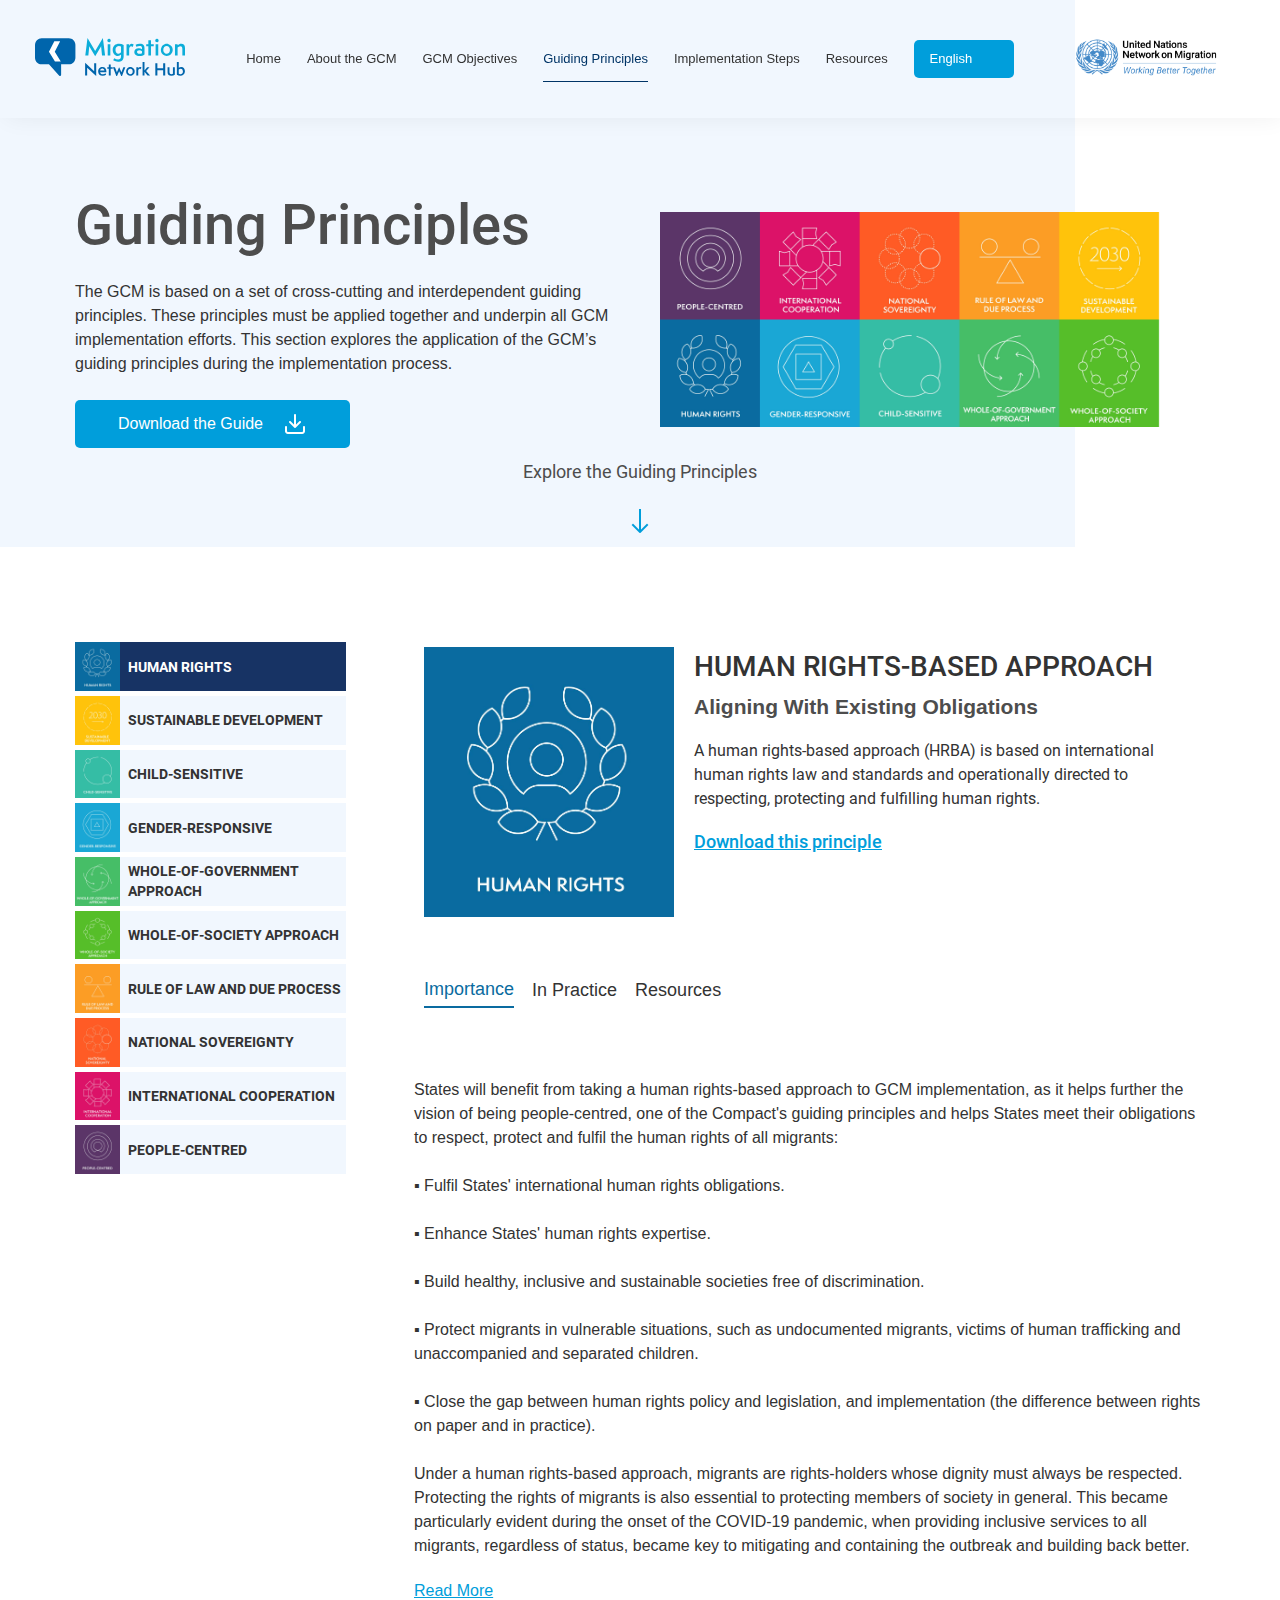
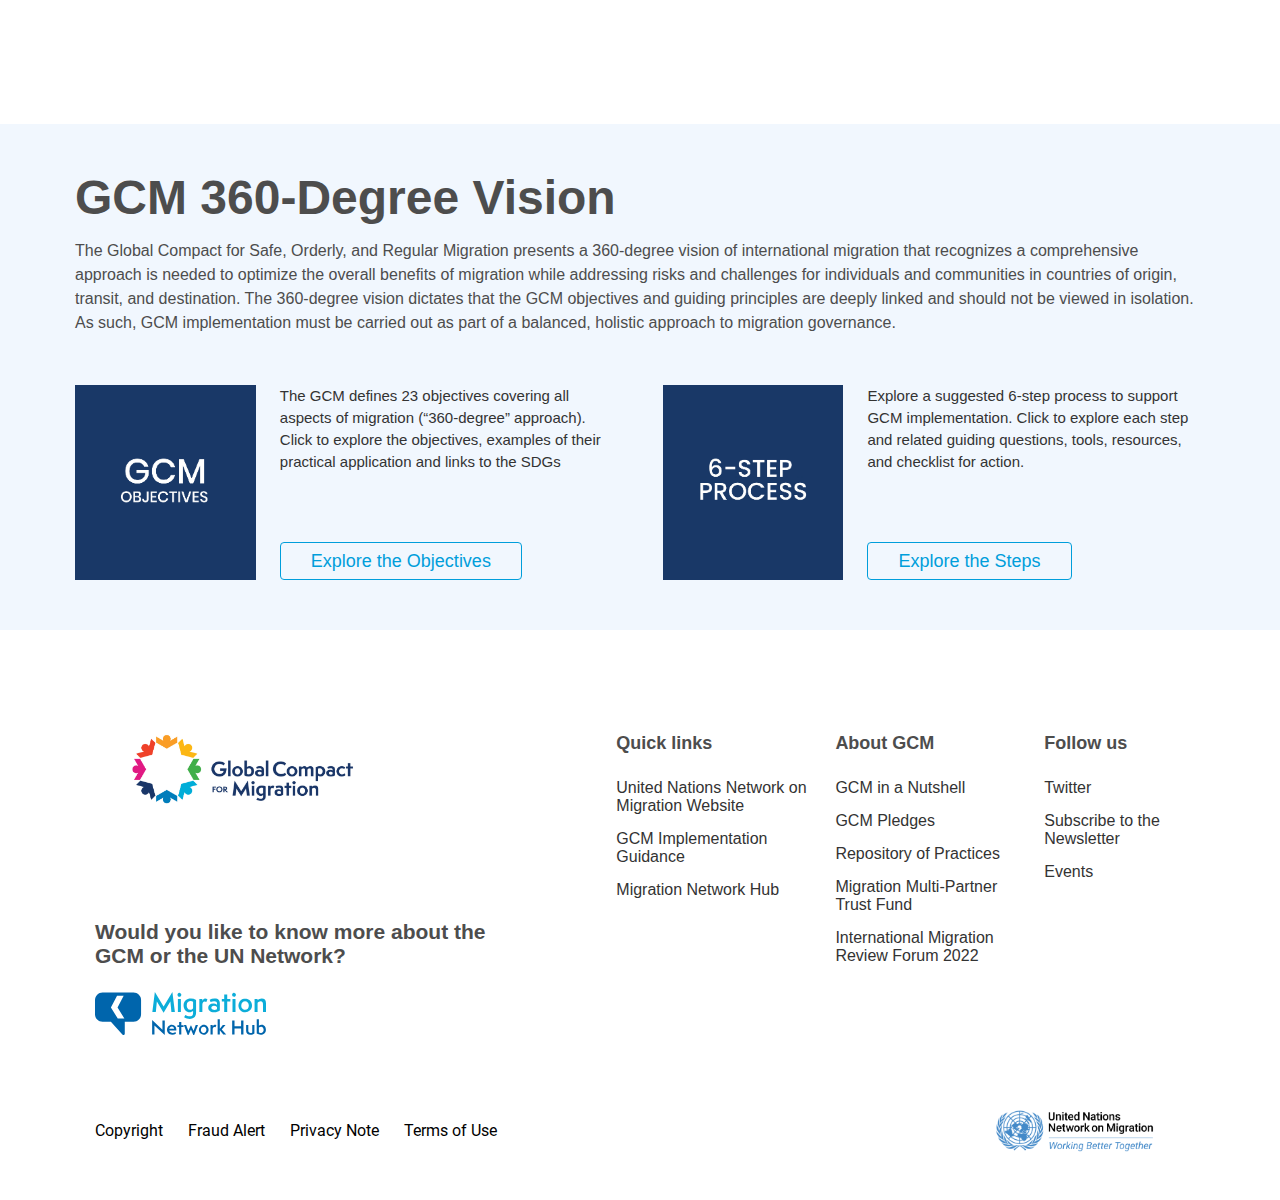
<file: Principles.html>
<!DOCTYPE html>
<html lang="en">

<head>
  <meta charset="UTF-8" />
  <meta http-equiv="X-UA-Compatible" content="IE=edge" />
  <meta name="viewport" content="width=device-width, initial-scale=1.0" />
  <title>Guiding Principles</title>
  <link rel="stylesheet" href="./styles/style.css" />
  <link rel="stylesheet" href="./styles/Objectives-style.css" />
  <link rel="stylesheet" href="https://cdnjs.cloudflare.com/ajax/libs/font-awesome/6.1.1/css/all.min.css"
    integrity="sha512-KfkfwYDsLkIlwQp6LFnl8zNdLGxu9YAA1QvwINks4PhcElQSvqcyVLLD9aMhXd13uQjoXtEKNosOWaZqXgel0g=="
    crossorigin="anonymous" referrerpolicy="no-referrer" />
  <script src="js/jquery.min.js"></script>
  <script src="js/index.js"></script>
  <script src="js/tinyi18n.js"></script>
  <script>
    $(document).ready(function () {
      tinyi18n.loadTranslations('./translation/i18n.json')
      const appLanguage = localStorage?.getItem("lang");

      // img
      document.getElementById('headerunited').setAttribute('src', getImageUrl("HeaderRightImage", appLanguage))
      document.getElementById('headerunited2').setAttribute('src', getImageUrl("HeaderRightImage", appLanguage))
      document.getElementById('footerglobal').setAttribute('src', getImageUrl("FooterLeftImage", appLanguage))
      document.getElementById('footerunited').setAttribute('src', getImageUrl("FooterRightImage", appLanguage))
      document.getElementById('objective').setAttribute('src', getImageUrl("ObjectiveImage", appLanguage))
      document.getElementById('6step').setAttribute('src', getImageUrl("StepImage", appLanguage))
      document.getElementById('heroImgLink').setAttribute('src', getImageUrl("heroImgLinkKey", appLanguage))

      // tabimg
      document.getElementById('firstTabImg').setAttribute('src', getImageUrl("firstTabImgkey", appLanguage))
      document.getElementById('secondTabImg').setAttribute('src', getImageUrl("secondTabImgkey", appLanguage))
      document.getElementById('thirdTabImg').setAttribute('src', getImageUrl("thirdTabImgkey", appLanguage))
      document.getElementById('fourthTabImg').setAttribute('src', getImageUrl("fourthTabImgkey", appLanguage))
      document.getElementById('fifthTabImg').setAttribute('src', getImageUrl("fifthTabImgkey", appLanguage))
      document.getElementById('sixthTabImg').setAttribute('src', getImageUrl("sixthTabImgkey", appLanguage))
      document.getElementById('seventhTabImg').setAttribute('src', getImageUrl("seventhTabImgkey", appLanguage))
      document.getElementById('eighthTabImg').setAttribute('src', getImageUrl("eighthTabImgkey", appLanguage))
      document.getElementById('ninthTabImg').setAttribute('src', getImageUrl("ninthTabImgkey", appLanguage))
      document.getElementById('tenthTabImg').setAttribute('src', getImageUrl("tenthTabImgkey", appLanguage))
      // pdfs
      document.getElementById('Tab1Spalink').setAttribute('href', getImageUrl("Tab1Spalink", appLanguage))
      document.getElementById('Tab2Spalink').setAttribute('href', getImageUrl("Tab2Spalink", appLanguage))
      document.getElementById('Tab3Spalink').setAttribute('href', getImageUrl("Tab3Spalink", appLanguage))
      document.getElementById('Tab4Spalink').setAttribute('href', getImageUrl("Tab4Spalink", appLanguage))
      document.getElementById('Tab5Spalink').setAttribute('href', getImageUrl("Tab5Spalink", appLanguage))
      document.getElementById('Tab6Spalink').setAttribute('href', getImageUrl("Tab6Spalink", appLanguage))
      // Links
      document.getElementById('HeaderRightLink').setAttribute('href', getAnchorLInk("HeaderRightImageLink", appLanguage));
      document.getElementById('HeaderLeftLink').setAttribute('href', getAnchorLInk("HeaderLeftImageLink", appLanguage));
      document.getElementById('FooterLeftLink').setAttribute('href', getAnchorLInk("FooterLeftImageLink", appLanguage));
      document.getElementById('FooterRightLink').setAttribute('href', getAnchorLInk("FooterRightImageLink", appLanguage));
      document.getElementById('copyRight').setAttribute('href', getAnchorLInk("copyRightImageLink", appLanguage));
      document.getElementById('fraudAlert').setAttribute('href', getAnchorLInk("fraudAlertImageLink", appLanguage));
      document.getElementById('PrivacyNotice').setAttribute('href', getAnchorLInk("PrivacyNoticeImageLink", appLanguage));
      document.getElementById('termsofUse').setAttribute('href', getAnchorLInk("termsofUseImageLink", appLanguage));
      document.getElementById('tab1subtab2Link').setAttribute('href', getAnchorLInk("tab1subtab2LinkKey", appLanguage));
      document.getElementById('tab4subtab2Link').setAttribute('href', getAnchorLInk("tab4subtab2LinkKey", appLanguage));

      $("#tab1subtab2Link").text(getAnchorLInk("tab1subtab2LinkKey", appLanguage));
      $("#tab4subtab2Link").text(getAnchorLInk("tab4subtab2LinkKey", appLanguage));


      // tab links resources section
      // 1 
      document.getElementById('Tab1R1Link').setAttribute('href', getAnchorLInk("Tab1R1LinkKey", appLanguage));
      document.getElementById('Tab1R2Link').setAttribute('href', getAnchorLInk("Tab1R2LinkKey", appLanguage));
      document.getElementById('Tab1R3Link').setAttribute('href', getAnchorLInk("Tab1R3LinkKey", appLanguage));
      document.getElementById('Tab1R4Link').setAttribute('href', getAnchorLInk("Tab1R4LinkKey", appLanguage));
      $("#Tab1R1Link").text(getAnchorLInk("Tab1R1LinkKey", appLanguage));
      $("#Tab1R2Link").text(getAnchorLInk("Tab1R2LinkKey", appLanguage));
      $("#Tab1R3Link").text(getAnchorLInk("Tab1R3LinkKey", appLanguage));
      $("#Tab1R4Link").text(getAnchorLInk("Tab1R4LinkKey", appLanguage));
      // 2 
      document.getElementById('Tab2R1Link').setAttribute('href', getAnchorLInk("Tab2R1LinkKey", appLanguage));
      document.getElementById('Tab2R2Link').setAttribute('href', getAnchorLInk("Tab2R2LinkKey", appLanguage));
      document.getElementById('Tab2R3Link').setAttribute('href', getAnchorLInk("Tab2R3LinkKey", appLanguage));
      document.getElementById('Tab2R4Link').setAttribute('href', getAnchorLInk("Tab2R4LinkKey", appLanguage));
      document.getElementById('Tab2R5Link').setAttribute('href', getAnchorLInk("Tab2R5LinkKey", appLanguage));
      document.getElementById('Tab2R6Link').setAttribute('href', getAnchorLInk("Tab2R6LinkKey", appLanguage));
      $("#Tab2R1Link").text(getAnchorLInk("Tab2R1LinkKey", appLanguage));
      $("#Tab2R2Link").text(getAnchorLInk("Tab2R2LinkKey", appLanguage));
      $("#Tab2R3Link").text(getAnchorLInk("Tab2R3LinkKey", appLanguage));
      $("#Tab2R4Link").text(getAnchorLInk("Tab2R4LinkKey", appLanguage));
      $("#Tab2R5Link").text(getAnchorLInk("Tab2R5LinkKey", appLanguage));
      $("#Tab2R6Link").text(getAnchorLInk("Tab2R6LinkKey", appLanguage));
      // 3 
      document.getElementById('Tab3R1Link').setAttribute('href', getAnchorLInk("Tab3R1LinkKey", appLanguage));
      document.getElementById('Tab3R2Link').setAttribute('href', getAnchorLInk("Tab3R2LinkKey", appLanguage));
      document.getElementById('Tab3R3Link').setAttribute('href', getAnchorLInk("Tab3R3LinkKey", appLanguage));
      $("#Tab3R1Link").text(getAnchorLInk("Tab3R1LinkKey", appLanguage));
      $("#Tab3R2Link").text(getAnchorLInk("Tab3R2LinkKey", appLanguage));
      $("#Tab3R3Link").text(getAnchorLInk("Tab3R3LinkKey", appLanguage));
      // 4 
      document.getElementById('Tab4R1Link').setAttribute('href', getAnchorLInk("Tab4R1LinkKey", appLanguage));
      document.getElementById('Tab4R2Link').setAttribute('href', getAnchorLInk("Tab4R2LinkKey", appLanguage));
      $("#Tab4R1Link").text(getAnchorLInk("Tab4R1LinkKey", appLanguage));
      $("#Tab4R2Link").text(getAnchorLInk("Tab4R2LinkKey", appLanguage));
      // 5 
      document.getElementById('Tab5R1Link').setAttribute('href', getAnchorLInk("Tab5R1LinkKey", appLanguage));
      document.getElementById('Tab5R2Link').setAttribute('href', getAnchorLInk("Tab5R2LinkKey", appLanguage));
      document.getElementById('Tab5R3Link').setAttribute('href', getAnchorLInk("Tab5R3LinkKey", appLanguage));
      document.getElementById('Tab5R4Link').setAttribute('href', getAnchorLInk("Tab5R4LinkKey", appLanguage));
      document.getElementById('Tab5R5Link').setAttribute('href', getAnchorLInk("Tab5R5LinkKey", appLanguage));
      document.getElementById('Tab5R6Link').setAttribute('href', getAnchorLInk("Tab5R6LinkKey", appLanguage));
      document.getElementById('Tab5R7Link').setAttribute('href', getAnchorLInk("Tab5R7LinkKey", appLanguage));
      document.getElementById('Tab5R8Link').setAttribute('href', getAnchorLInk("Tab5R8LinkKey", appLanguage));
      $("#Tab5R1Link").text(getAnchorLInk("Tab5R1LinkKey", appLanguage));
      $("#Tab5R2Link").text(getAnchorLInk("Tab5R2LinkKey", appLanguage));
      $("#Tab5R3Link").text(getAnchorLInk("Tab5R3LinkKey", appLanguage));
      $("#Tab5R4Link").text(getAnchorLInk("Tab5R4LinkKey", appLanguage));
      $("#Tab5R5Link").text(getAnchorLInk("Tab5R5LinkKey", appLanguage));
      $("#Tab5R6Link").text(getAnchorLInk("Tab5R6LinkKey", appLanguage));
      $("#Tab5R7Link").text(getAnchorLInk("Tab5R7LinkKey", appLanguage));
      $("#Tab5R8Link").text(getAnchorLInk("Tab5R8LinkKey", appLanguage));
      // 6 
      document.getElementById('Tab6R1Link').setAttribute('href', getAnchorLInk("Tab6R1LinkKey", appLanguage));
      $("#Tab6R1Link").text(getAnchorLInk("Tab6R1LinkKey", appLanguage));

      $(".readmoreBtnLink").attr("href", getAnchorLInk("readmoreLinkKey", appLanguage));
      document.getElementById('readmoreLinkTab1').setAttribute('href', getAnchorLInk("readmoreLinkTab1Key", appLanguage));
      document.getElementById('readmoreLinkTab2').setAttribute('href', getAnchorLInk("readmoreLinkTab2Key", appLanguage));
      document.getElementById('readmoreLinkTab3').setAttribute('href', getAnchorLInk("readmoreLinkTab3Key", appLanguage));
      document.getElementById('readmoreLinkTab4').setAttribute('href', getAnchorLInk("readmoreLinkTab4Key", appLanguage));
      document.getElementById('readmoreLinkTab5').setAttribute('href', getAnchorLInk("readmoreLinkTab5Key", appLanguage));
      document.getElementById('readmoreLinkTab6').setAttribute('href', getAnchorLInk("readmoreLinkTab6Key", appLanguage));
      document.getElementById('readmoreLinkTab7').setAttribute('href', getAnchorLInk("readmoreLinkTab7Key", appLanguage));
      document.getElementById('readmoreLinkTab8').setAttribute('href', getAnchorLInk("readmoreLinkTab8Key", appLanguage));
      document.getElementById('readmoreLinkTab9').setAttribute('href', getAnchorLInk("readmoreLinkTab9Key", appLanguage));
      document.getElementById('readmoreLinkTab10').setAttribute('href', getAnchorLInk("readmoreLinkTab10Key", appLanguage));


      // footerlinks
      document.getElementById('UNNLink').setAttribute('href', getAnchorLInk("UNNfooterLink", appLanguage));
      document.getElementById('GCMImmplementLink').setAttribute('href', getAnchorLInk("GCMImmplementfooterLink", appLanguage));
      document.getElementById('MigrationNetHubLink').setAttribute('href', getAnchorLInk("MigrationNetHubfooterLink", appLanguage));
      document.getElementById('NutshellLink').setAttribute('href', getAnchorLInk("NutshellfooterLink", appLanguage));
      document.getElementById('PledgesLink').setAttribute('href', getAnchorLInk("PledgesLinkfooterLink", appLanguage));
      document.getElementById('RepoofPracticeLink').setAttribute('href', getAnchorLInk("RepoofPracticefooterLink", appLanguage));
      document.getElementById('TrustFundLink').setAttribute('href', getAnchorLInk("TrustFundfooterLink", appLanguage));
      document.getElementById('InternationalMigrationLink').setAttribute('href', getAnchorLInk("InternationalMigrationfooterLink", appLanguage));
      document.getElementById('EventsLink').setAttribute('href', getAnchorLInk("EventsfooterLink", appLanguage));
      $(".guidepdf").attr("href", getImageUrl("GuidepdfKey", appLanguage));
      $(".bookletpdf").attr("href", getImageUrl("BookletpdfKey", appLanguage));
    });
  </script>
  <script type="text/javascript">
    function changeFunc(selectedValue) {
      var selectBox = document.getElementById("selectBox");
      var selectedValue = selectedValue || 'en';
      tinyi18n.setLang(selectedValue)
      localStorage?.setItem("lang", selectedValue)
      const printedText = selectedValue === 'fr' ? 'Français' : selectedValue === 'spa' ? 'Español' : 'English'

      $("#dropdowntext").text(printedText);
      // img
      document.getElementById('headerunited').setAttribute('src', getImageUrl("HeaderRightImage", selectedValue))
      document.getElementById('headerunited2').setAttribute('src', getImageUrl("HeaderRightImage", selectedValue))
      document.getElementById('footerglobal').setAttribute('src', getImageUrl("FooterLeftImage", selectedValue))
      document.getElementById('footerunited').setAttribute('src', getImageUrl("FooterRightImage", selectedValue))
      document.getElementById('objective').setAttribute('src', getImageUrl("ObjectiveImage", selectedValue))
      document.getElementById('6step').setAttribute('src', getImageUrl("StepImage", selectedValue))
      document.getElementById('heroImgLink').setAttribute('src', getImageUrl("heroImgLinkKey", selectedValue))
      // tabimg
      document.getElementById('firstTabImg').setAttribute('src', getImageUrl("firstTabImgkey", selectedValue))
      document.getElementById('secondTabImg').setAttribute('src', getImageUrl("secondTabImgkey", selectedValue))
      document.getElementById('thirdTabImg').setAttribute('src', getImageUrl("thirdTabImgkey", selectedValue))
      document.getElementById('fourthTabImg').setAttribute('src', getImageUrl("fourthTabImgkey", selectedValue))
      document.getElementById('fifthTabImg').setAttribute('src', getImageUrl("fifthTabImgkey", selectedValue))
      document.getElementById('sixthTabImg').setAttribute('src', getImageUrl("sixthTabImgkey", selectedValue))
      document.getElementById('seventhTabImg').setAttribute('src', getImageUrl("seventhTabImgkey", selectedValue))
      document.getElementById('eighthTabImg').setAttribute('src', getImageUrl("eighthTabImgkey", selectedValue))
      document.getElementById('ninthTabImg').setAttribute('src', getImageUrl("ninthTabImgkey", selectedValue))
      document.getElementById('tenthTabImg').setAttribute('src', getImageUrl("tenthTabImgkey", selectedValue))
      // pdfs
      document.getElementById('Tab1Spalink').setAttribute('href', getImageUrl("Tab1Spalink", selectedValue))
      document.getElementById('Tab2Spalink').setAttribute('href', getImageUrl("Tab2Spalink", selectedValue))
      document.getElementById('Tab3Spalink').setAttribute('href', getImageUrl("Tab3Spalink", selectedValue))
      document.getElementById('Tab4Spalink').setAttribute('href', getImageUrl("Tab4Spalink", selectedValue))
      document.getElementById('Tab5Spalink').setAttribute('href', getImageUrl("Tab5Spalink", selectedValue))
      document.getElementById('Tab6Spalink').setAttribute('href', getImageUrl("Tab6Spalink", selectedValue))
      // Links
      document.getElementById('HeaderRightLink').setAttribute('href', getAnchorLInk("HeaderRightImageLink", selectedValue));
      document.getElementById('HeaderLeftLink').setAttribute('href', getAnchorLInk("HeaderLeftImageLink", selectedValue));
      document.getElementById('FooterLeftLink').setAttribute('href', getAnchorLInk("FooterLeftImageLink", selectedValue));
      document.getElementById('FooterRightLink').setAttribute('href', getAnchorLInk("FooterRightImageLink", selectedValue));
      document.getElementById('copyRight').setAttribute('href', getAnchorLInk("copyRightImageLink", selectedValue));
      document.getElementById('fraudAlert').setAttribute('href', getAnchorLInk("fraudAlertImageLink", selectedValue));
      document.getElementById('PrivacyNotice').setAttribute('href', getAnchorLInk("PrivacyNoticeImageLink", selectedValue));
      document.getElementById('termsofUse').setAttribute('href', getAnchorLInk("termsofUseImageLink", selectedValue));
      document.getElementById('EventsLink').setAttribute('href', getAnchorLInk("EventsfooterLink", selectedValue));
      document.getElementById('tab1subtab2Link').setAttribute('href', getAnchorLInk("tab1subtab2LinkKey", selectedValue));
      document.getElementById('tab4subtab2Link').setAttribute('href', getAnchorLInk("tab4subtab2LinkKey", selectedValue));
      $("#tab1subtab2Link").text(getAnchorLInk("tab1subtab2LinkKey", selectedValue));
      $("#tab4subtab2Link").text(getAnchorLInk("tab4subtab2LinkKey", selectedValue));


      // tab links resources section
      // 1 
      document.getElementById('Tab1R1Link').setAttribute('href', getAnchorLInk("Tab1R1LinkKey", selectedValue));
      document.getElementById('Tab1R2Link').setAttribute('href', getAnchorLInk("Tab1R2LinkKey", selectedValue));
      document.getElementById('Tab1R3Link').setAttribute('href', getAnchorLInk("Tab1R3LinkKey", selectedValue));
      document.getElementById('Tab1R4Link').setAttribute('href', getAnchorLInk("Tab1R4LinkKey", selectedValue));
      $("#Tab1R1Link").text(getAnchorLInk("Tab1R1LinkKey", selectedValue));
      $("#Tab1R2Link").text(getAnchorLInk("Tab1R2LinkKey", selectedValue));
      $("#Tab1R3Link").text(getAnchorLInk("Tab1R3LinkKey", selectedValue));
      $("#Tab1R4Link").text(getAnchorLInk("Tab1R4LinkKey", selectedValue));
      // 2 
      document.getElementById('Tab2R1Link').setAttribute('href', getAnchorLInk("Tab2R1LinkKey", selectedValue));
      document.getElementById('Tab2R2Link').setAttribute('href', getAnchorLInk("Tab2R2LinkKey", selectedValue));
      document.getElementById('Tab2R3Link').setAttribute('href', getAnchorLInk("Tab2R3LinkKey", selectedValue));
      document.getElementById('Tab2R4Link').setAttribute('href', getAnchorLInk("Tab2R4LinkKey", selectedValue));
      document.getElementById('Tab2R5Link').setAttribute('href', getAnchorLInk("Tab2R5LinkKey", selectedValue));
      document.getElementById('Tab2R6Link').setAttribute('href', getAnchorLInk("Tab2R6LinkKey", selectedValue));
      $("#Tab2R1Link").text(getAnchorLInk("Tab2R1LinkKey", selectedValue));
      $("#Tab2R2Link").text(getAnchorLInk("Tab2R2LinkKey", selectedValue));
      $("#Tab2R3Link").text(getAnchorLInk("Tab2R3LinkKey", selectedValue));
      $("#Tab2R4Link").text(getAnchorLInk("Tab2R4LinkKey", selectedValue));
      $("#Tab2R5Link").text(getAnchorLInk("Tab2R5LinkKey", selectedValue));
      $("#Tab2R6Link").text(getAnchorLInk("Tab2R6LinkKey", selectedValue));
      // 3 
      document.getElementById('Tab3R1Link').setAttribute('href', getAnchorLInk("Tab3R1LinkKey", selectedValue));
      document.getElementById('Tab3R2Link').setAttribute('href', getAnchorLInk("Tab3R2LinkKey", selectedValue));
      document.getElementById('Tab3R3Link').setAttribute('href', getAnchorLInk("Tab3R3LinkKey", selectedValue));
      $("#Tab3R1Link").text(getAnchorLInk("Tab3R1LinkKey", selectedValue));
      $("#Tab3R2Link").text(getAnchorLInk("Tab3R2LinkKey", selectedValue));
      $("#Tab3R3Link").text(getAnchorLInk("Tab3R3LinkKey", selectedValue));
      // 4 
      document.getElementById('Tab4R1Link').setAttribute('href', getAnchorLInk("Tab4R1LinkKey", selectedValue));
      document.getElementById('Tab4R2Link').setAttribute('href', getAnchorLInk("Tab4R2LinkKey", selectedValue));
      $("#Tab4R1Link").text(getAnchorLInk("Tab4R1LinkKey", selectedValue));
      $("#Tab4R2Link").text(getAnchorLInk("Tab4R2LinkKey", selectedValue));
      // 5 
      document.getElementById('Tab5R1Link').setAttribute('href', getAnchorLInk("Tab5R1LinkKey", selectedValue));
      document.getElementById('Tab5R2Link').setAttribute('href', getAnchorLInk("Tab5R2LinkKey", selectedValue));
      document.getElementById('Tab5R3Link').setAttribute('href', getAnchorLInk("Tab5R3LinkKey", selectedValue));
      document.getElementById('Tab5R4Link').setAttribute('href', getAnchorLInk("Tab5R4LinkKey", selectedValue));
      document.getElementById('Tab5R5Link').setAttribute('href', getAnchorLInk("Tab5R5LinkKey", selectedValue));
      document.getElementById('Tab5R6Link').setAttribute('href', getAnchorLInk("Tab5R6LinkKey", selectedValue));
      document.getElementById('Tab5R7Link').setAttribute('href', getAnchorLInk("Tab5R7LinkKey", selectedValue));
      document.getElementById('Tab5R8Link').setAttribute('href', getAnchorLInk("Tab5R8LinkKey", selectedValue));
      $("#Tab5R1Link").text(getAnchorLInk("Tab5R1LinkKey", selectedValue));
      $("#Tab5R2Link").text(getAnchorLInk("Tab5R2LinkKey", selectedValue));
      $("#Tab5R3Link").text(getAnchorLInk("Tab5R3LinkKey", selectedValue));
      $("#Tab5R4Link").text(getAnchorLInk("Tab5R4LinkKey", selectedValue));
      $("#Tab5R5Link").text(getAnchorLInk("Tab5R5LinkKey", selectedValue));
      $("#Tab5R6Link").text(getAnchorLInk("Tab5R6LinkKey", selectedValue));
      $("#Tab5R7Link").text(getAnchorLInk("Tab5R7LinkKey", selectedValue));
      $("#Tab5R8Link").text(getAnchorLInk("Tab5R8LinkKey", selectedValue));
      // 6 
      document.getElementById('Tab6R1Link').setAttribute('href', getAnchorLInk("Tab6R1LinkKey", selectedValue));
      $("#Tab6R1Link").text(getAnchorLInk("Tab6R1LinkKey", selectedValue));
      $(".readmoreBtnLink").attr("href", getAnchorLInk("readmoreLinkKey", selectedValue));
      document.getElementById('readmoreLinkTab1').setAttribute('href', getAnchorLInk("readmoreLinkTab1Key", selectedValue));
      document.getElementById('readmoreLinkTab2').setAttribute('href', getAnchorLInk("readmoreLinkTab2Key", selectedValue));
      document.getElementById('readmoreLinkTab3').setAttribute('href', getAnchorLInk("readmoreLinkTab3Key", selectedValue));
      document.getElementById('readmoreLinkTab4').setAttribute('href', getAnchorLInk("readmoreLinkTab4Key", selectedValue));
      document.getElementById('readmoreLinkTab5').setAttribute('href', getAnchorLInk("readmoreLinkTab5Key", selectedValue));
      document.getElementById('readmoreLinkTab6').setAttribute('href', getAnchorLInk("readmoreLinkTab6Key", selectedValue));
      document.getElementById('readmoreLinkTab7').setAttribute('href', getAnchorLInk("readmoreLinkTab7Key", selectedValue));
      document.getElementById('readmoreLinkTab8').setAttribute('href', getAnchorLInk("readmoreLinkTab8Key", selectedValue));
      document.getElementById('readmoreLinkTab9').setAttribute('href', getAnchorLInk("readmoreLinkTab9Key", selectedValue));
      document.getElementById('readmoreLinkTab10').setAttribute('href', getAnchorLInk("readmoreLinkTab10Key", selectedValue));

      // footerlinks
      document.getElementById('UNNLink').setAttribute('href', getAnchorLInk("UNNfooterLink", selectedValue));
      document.getElementById('GCMImmplementLink').setAttribute('href', getAnchorLInk("GCMImmplementfooterLink", selectedValue));
      document.getElementById('MigrationNetHubLink').setAttribute('href', getAnchorLInk("MigrationNetHubfooterLink", selectedValue));
      document.getElementById('NutshellLink').setAttribute('href', getAnchorLInk("NutshellfooterLink", selectedValue));
      document.getElementById('PledgesLink').setAttribute('href', getAnchorLInk("PledgesLinkfooterLink", selectedValue));
      document.getElementById('RepoofPracticeLink').setAttribute('href', getAnchorLInk("RepoofPracticefooterLink", selectedValue));
      document.getElementById('TrustFundLink').setAttribute('href', getAnchorLInk("TrustFundfooterLink", selectedValue));
      document.getElementById('InternationalMigrationLink').setAttribute('href', getAnchorLInk("InternationalMigrationfooterLink", selectedValue));
      $(".guidepdf").attr("href", getImageUrl("GuidepdfKey", selectedValue));
      $(".bookletpdf").attr("href", getImageUrl("BookletpdfKey", selectedValue));
    }
  </script>
</head>

<body>

  <!-- Header -->
  <div class="hero-bg-about principle-wrap" style="padding-bottom: 6rem;padding-top: 12rem;">
    <header class="headerBg">
      <div class="container-fluid">
        <div class="header">
          <input id="menu__toggle" type="checkbox" />
          <label class="menu__btn" for="menu__toggle"><span></span></label>
          <div class="logo">
            <a target="_blank" class="LogoforWeb" id="HeaderLeftLink"
              href="https://migrationnetwork.un.org/migration-network-hub"><img src="./images/logo.svg"
                alt="logo" /></a>
            <a target="_blank" class="LogoforMobile" href="https://migrationnetwork.un.org/migration-network-hub"><img
                src="./images/footer-Logo.png" alt="logo" /></a>
          </div>
          <div class="menu-overlay"></div>
          <div id="overlay"></div>

          <div class="menu__box">
            <div class="collapse-top">
              <a target="_blank" href="https://migrationnetwork.un.org/migration-network-hub">
                <img id="" class="collapse-logo" src="./images/footer-Logo.png" alt="logo" /></a>
            </div>
            <ul>
              <li><a href="/" data-translatekey="home"></a></li>
              <li><a href="about.html" data-translatekey="about"></a></li>
              <li><a href="gcmobjectives.html" data-translatekey="objective"></a></li>
              <li><a href="Principles.html" class="active" data-translatekey="priniciples"></a></li>
              <li>
                <a href="ImplementationSteps.html" data-translatekey="implementation"></a>
              </li>
              <li><a href="resources.html" data-translatekey="resources"></a></li>
              <li>
                <div class="dropdown">
                  <button class="dropbtn" id="dropdowntext" onclick="myFunction()">English</button>
                  <div id="selectBox" class="dropdown-content">
                    <a onclick="changeFunc('en')">English</a>
                    <a onclick="changeFunc('fr')">Français</a>
                    <a onclick="changeFunc('spa')">Español</a>
                  </div>
                </div>
              </li>
            </ul>
            <div class="collapse-bottom">
              <h4 data-translatekey="gcmobjcollapsetitle"></h4>
              <a target="_blank" href="https://migrationnetwork.un.org/migration-network-hub"><img
                  src="./images/logo.svg" alt="logo" /></a>
              <hr class="mobileview-divider">
              <a target="_blank" href="https://migrationnetwork.un.org/migration-network-hub"><img id="headerunited2"
                  class="secondImg" src="./images/mignet-logo.png" alt="logo" /></a>
            </div>
          </div>
          <div class="Rightlogo">
            <a target="_blank" href="https://migrationnetwork.un.org/" id="HeaderRightLink">
              <img id='headerunited' src="./images/UNNM-Logo-TAG.png" alt="logo" />
            </a>
          </div>
        </div>
      </div>
    </header>
    <!-- first hero section -->
    <section>
      <div class="container">
        <div class="objective-inner-section">
          <div class="content">
            <h2 class="banner-heading-text" data-translatekey="lespriniciples"></h2>
            <p class="banner-des" data-translatekey="principleherotext"></p>

            <div class="btnSection">
              <a target="_blank" class="primarybtn guidepdf">
                <span data-translatekey="steppagebtn1txt"></span><img src="./images/download.png" class="download-icon">
                <!-- <i class="fa-solid fa-arrow-down"></i> -->
              </a>
            </div>
          </div>
          <div class="image-section">
            <div class="bluecard-wrapper">
            </div>
            <img id="heroImgLink" src="./images/Guiding-Principles.png" alt="Guiding-Principles" />
          </div>
        </div>
      </div>
      <div class="scroller" id="scroll-to-bottom">
        <p class="Explore-Text" data-translatekey="principlescrolltext"></p>
        <a> <img src="./images/arrow-down.png" class="down-icon" /></i></a>
      </div>
    </section>
  </div>
  <p id="page-bottom"></p>

  <!-- EXplore GCM section-->
  <section>
    <div class="container">
      <div class="explore">
        <div class="for-mobile">
          <!-- <form action="#" class="tabs-wrap">
            <select name="languages" id="selectBox2">
              <option value="option1" class="clickme3 active" data-tag="firstcontent">HUMAN RIGHTS</option>
              <option value="option2" class="clickme3" data-tag="secondcontent">SUSTAINABLE DEVELOPMENT</option>
              <option value="option3" class="clickme3" data-tag="thirdcontent">CHILD-SENSITIVE</option>
              <option value="option4" class="clickme3" data-tag="fourthcontent">GENDER-RESPONSIVE</option>
              <option value="option5" class="clickme3" data-tag="fifthcontent">WHOLE-OF-GOVERNMENT APPROACH</option>
              <option value="option6" class="clickme3" data-tag="sixthcontent">WHOLE-OF-SOCIETY APPROACH</option>
              <option value="option7" class="clickme3" data-tag="seventhcontent">RULE OF LAW AND DUE PROCESS</option>
              <option value="option8" class="clickme3" data-tag="eighthcontent">NATIONAL SOVEREIGNTY</option>
              <option value="option9" class="clickme3" data-tag="ninthcontent">INTERNATIONAL COOPERATION</option>
              <option value="option10" class="clickme3" data-tag="tenthcontent">PEOPLE-CENTRED</option>
            </select>
          </form> -->
          <form class="search-form">
            <input type="hidden" name="search-form-loc" id="search-form-loc" />
            <div class="pos-rel">
              <div class="search-form__selector">
                <p class="search-form__label search-form__label--loc" data-translatekey="Principletab1"></p>
                <img class="search-form__icon" src="./images/AngleDownblue.svg" alt="AngleDownblue">
              </div>
              <ul class="search-form__dropdown" id="selectBox4">
                <li class="search-form__value clickme3 active" data-tag="firstcontent" data-loc="search-form-loc"
                  data-translatekey="Principletab1"></li>
                <li class="search-form__value clickme3" data-tag="secondcontent" data-loc="search-form-loc"
                  data-translatekey="Principletab2"></li>
                <li class="search-form__value clickme3" data-tag="thirdcontent" data-loc="search-form-loc"
                  data-translatekey="Principletab3"></li>
                <li class="search-form__value clickme3" data-tag="fourthcontent" data-loc="search-form-loc"
                  data-translatekey="Principletab4"></li>
                <li class="search-form__value clickme3" data-tag="fifthcontent" data-loc="search-form-loc"
                  data-translatekey="Principletab5"></li>
                <li class="search-form__value clickme3" data-tag="sixthcontent" data-loc="search-form-loc"
                  data-translatekey="Principletab6"></li>
                <li class="search-form__value clickme3" data-tag="seventhcontent" data-loc="search-form-loc"
                  data-translatekey="Principletab7"></li>
                <li class="search-form__value clickme3" data-tag="eighthcontent" data-loc="search-form-loc"
                  data-translatekey="Principletab8"></li>
                <li class="search-form__value clickme3" data-tag="ninthcontent" data-loc="search-form-loc"
                  data-translatekey="Principletab9"></li>
                <li class="search-form__value clickme3" data-tag="tenthcontent" data-loc="search-form-loc"
                  data-translatekey="Principletab10"></li>
              </ul>
            </div>
          </form>
        </div>
        <div class="exploreDataSection">
          <div class="tabs principle">
            <!-- <div id="LeftSideSection"></div> -->
            <button class="clickme3 active" data-tag="firstcontent"><img src="./images/principleimg/humanrights.png"
                alt="human rights img"><span data-translatekey="Principletab1"></span></button>
            <button class="clickme3" data-tag="secondcontent"><img src="./images/principleimg/sustainable.png"
                alt="sustainable img"><span data-translatekey="Principletab2"></span></button>
            <button class="clickme3" data-tag="thirdcontent"><img src="./images/principleimg/childSensetive.png"
                alt="childSensetive img"><span data-translatekey="Principletab3"></span></button>
            <button class="clickme3" data-tag="fourthcontent"><img src="./images/principleimg/genderResponsive.png"
                alt="Principletab4"><span data-translatekey="Principletab4"></span></button>
            <button class="clickme3" data-tag="fifthcontent"><img src="./images/principleimg/delivering.png"
                alt="fifthcontent"><span data-translatekey="Principletab5"></span></button>
            <button class="clickme3" data-tag="sixthcontent"><img src="./images/principleimg/society.png"
                alt="Principletab"><span data-translatekey="Principletab6"></span></button>
            <button class="clickme3" data-tag="seventhcontent"><img src="./images/principleimg/ruleLaw.png"
                alt="Principletab"><span data-translatekey="Principletab7"></span></button>
            <button class="clickme3" data-tag="eighthcontent"><img src="./images/principleimg/national.png"
                alt="PrincipletabPrincipletab9"><span data-translatekey="Principletab8"></span></button>
            <button class="clickme3" data-tag="ninthcontent"><img src="./images/principleimg/international.png"
                alt="Principletab9"><span data-translatekey="Principletab9"></span></button>
            <button class="clickme3" data-tag="tenthcontent"><img src="./images/principleimg/people.png"
                alt="Principletab"><span data-translatekey="Principletab10"></span></button>
          </div>
          <div class="tab-data tab-inner3 active" id="firstcontent">
            <div class="card">
              <img class="pnp-img" id="firstTabImg" src="./images/principleimg/06_HUMAN RIGHTS.jpg"
                alt="Principletab9" />
              <div class="wrapper">
                <h3 class="heading" data-translatekey="Principletab1heading"></h3>
                <h4 data-translatekey="Principletab1subheading"></h4>
                <p class="more" data-translatekey="Principletab1description"></p>
                <a class="anchor" id="Tab1Spalink" href="./pdf/HUMAN RIGHTS BASED APPROACH.pdf"
                  data-translatekey="downloadthisprp" target="_blank"></a>
              </div>
            </div>
            <div>
              <div class="tab-button">
                <button class="clickme active" data-tag="1" data-translatekey="importance"></button>
                <button class="clickme" data-tag="2" data-translatekey="inpractice"></button>
                <button class="clickme" data-tag="3" data-translatekey="resources"></button>
              </div>
              <div class="tab-maindata">

                <ul class="tab-inner des-text" id="1">
                  <li data-translatekey="Principletab1firstp1"></li>
                  <li data-translatekey="Principletab1firstp2"></li>
                  <li data-translatekey="Principletab1firstp3"></li>
                  <li data-translatekey="Principletab1firstp4"></li>
                  <li data-translatekey="Principletab1firstp5"></li>
                  <li data-translatekey="Principletab1firstp6"></li>
                  <li data-translatekey="Principletab1firstp7"></li>
                  <a id="readmoreLinkTab1"
                    href="https://migrationnetwork.un.org/hub?gcm_objectives=All&cross_cutting_theme=259&region=All&country=All&text="
                    class="ex-rdmore-btn readmoreBtnLink" data-translatekey="readmorebutton" target="_blank"></a>
                </ul>
                <div class="tab-inner ex-main-div hide" id="2">
                  <div class="ex-prp-div">
                    <div class="greendot"></div>
                    <p class="ex-des" data-translatekey="Principletab1secondp1"></p>
                  </div>
                  <div class="ex-prp-div">
                    <div class="greendot"></div>
                    <p class="ex-des">
                      <span data-translatekey="Principletab1secondp2a"></span>
                      <a id="tab1subtab2Link" target="_blank" href=""></a>
                      <span data-translatekey="Principletab1secondp2b"></span>
                    </p>
                  </div>
                  <div class="ex-prp-div">
                    <div class="greendot"></div>
                    <p class="ex-des" data-translatekey="Principletab1secondp3"></p>
                  </div>
                  <div class="ex-prp-div">
                    <div class="greendot"></div>
                    <p class="ex-des" data-translatekey="Principletab1secondp4"></p>
                  </div>
                  <div class="ex-prp-div">
                    <div class="greendot"></div>
                    <p class="ex-des" data-translatekey="Principletab1secondp5"></p>
                  </div>
                  <div class="ex-prp-div">
                    <div class="greendot"></div>
                    <p class="ex-des" data-translatekey="Principletab1secondp6"></p>
                  </div>
                  <div class="ex-prp-div">
                    <div class="greendot"></div>
                    <p class="ex-des" data-translatekey="Principletab1secondp7"></p>
                  </div>
                  <div class="ex-prp-div">
                    <div class="greendot"></div>
                    <p class="ex-des" data-translatekey="Principletab1secondp8">
                  </div>
                </div>
                <div class="tab-inner hide" id="3">
                  <div class="ex-sdg-div">
                    <div class="ex-prp-div">
                      <div class="greendot"></div>
                      <p class="ex-sdg-des">
                        <span data-translatekey="Principletab1thirdp1"></span>
                        <a id="Tab1R1Link" target="_blank" href=""></a>.
                      </p>
                    </div>
                  </div>
                  <div class="ex-sdg-div">
                    <div class="ex-prp-div">
                      <div class="greendot"></div>
                      <p class="ex-sdg-des">
                        <span data-translatekey="Principletab1thirdp2"></span>
                        <a id="Tab1R2Link" target="_blank" href=""></a>.
                      </p>
                    </div>
                  </div>
                  <div class="ex-sdg-div">
                    <div class="ex-prp-div">
                      <div class="greendot"></div>
                      <p class="ex-sdg-des">
                        <span data-translatekey="Principletab1thirdp3"></span>
                        <a id="Tab1R3Link" href=""></a>.
                      </p>
                    </div>
                  </div>
                  <div class="ex-sdg-div">
                    <div class="ex-prp-div">
                      <div class="greendot"></div>
                      <p class="ex-sdg-des">
                        <span data-translatekey="Principletab1thirdp4"></span>
                        <a id="Tab1R4Link" target="_blank" href=""></a>.
                      </p>
                    </div>
                  </div>
                </div>
              </div>
            </div>
          </div>
          <div class="tab-data tab-inner3 hide" id="secondcontent">
            <div class="card">
              <img class="pnp-img" id="secondTabImg" src="./images/principleimg/05_SUSTAINABLE DEVELOPMENT .jpg"
                alt="05_SUSTAINABLE development" />
              <div class="wrapper">
                <h3 class="heading" data-translatekey="Principletab2heading"></h3>
                <h4 data-translatekey="Principletab2subheading"></h4>
                <p class="more" data-translatekey="Principletab2description"></p>
                <a class="anchor" id="Tab2Spalink" href="./pdf/SUSTAINABLE DEVELOPMENT APPROACH.pdf"
                  data-translatekey="downloadthisprp" target="_blank"></a>
              </div>
            </div>
            <div>
              <div class="tab-button">
                <button class="clickme active" data-tag="4" data-translatekey="importance"></button>
                <button class="clickme" data-tag="5" data-translatekey="inpractice"></button>
                <button class="clickme" data-tag="6" data-translatekey="resources"></button>
              </div>
              <div class="tab-maindata">

                <ul class="tab-inner des-text" id="4">
                  <li data-translatekey="Principletab2firstp1"></li>
                  <li data-translatekey="Principletab2firstp2"></li>
                  <li data-translatekey="Principletab2firstp3"></li>
                  <a id="readmoreLinkTab2"
                    href="https://migrationnetwork.un.org/hub?gcm_objectives=All&cross_cutting_theme=740&region=All&country=All&text=&type_of_resource=All"
                    class="ex-rdmore-btn readmoreBtnLink" data-translatekey="readmorebutton" target="_blank"></a>
                </ul>
                <div class="tab-inner ex-main-div hide" id="5">
                  <div class="ex-prp-div">
                    <div class="greendot"></div>
                    <p class="ex-des" data-translatekey="Principletab2secondp2"></p>
                  </div>
                  <div class="ex-prp-div">
                    <div class="greendot"></div>
                    <p class="ex-des" data-translatekey="Principletab2secondp3"></p>
                  </div>
                  <div class="ex-prp-div">
                    <div class="greendot"></div>
                    <p class="ex-des" data-translatekey="Principletab2secondp4"></p>
                  </div>
                  <div class="ex-prp-div">
                    <div class="greendot"></div>
                    <p class="ex-des" data-translatekey="Principletab2secondp5"></p>
                  </div>
                </div>
                <div class="tab-inner hide" id="6">
                  <div class="ex-sdg-div">
                    <div class="ex-prp-div">
                      <div class="greendot"></div>
                      <p class="ex-sdg-des">
                        <span data-translatekey="Principletab2thirdp1"></span>
                        <a id="Tab2R1Link" target="_blank" href=""></a>.
                      </p>
                    </div>
                  </div>
                  <div class="ex-sdg-div">
                    <div class="ex-prp-div">
                      <div class="greendot"></div>
                      <p class="ex-sdg-des">
                        <span data-translatekey="Principletab2thirdp2"></span>
                        <a id="Tab2R2Link" target="_blank" href=""></a>.
                      </p>
                    </div>
                  </div>
                  <div class="ex-sdg-div">
                    <div class="ex-prp-div">
                      <div class="greendot"></div>
                      <p class="ex-sdg-des">
                        <span data-translatekey="Principletab2thirdp3"></span>
                        <a id="Tab2R3Link" target="_blank" href=""></a>.
                      </p>
                    </div>
                  </div>
                  <div class="ex-sdg-div">
                    <div class="ex-prp-div">
                      <div class="greendot"></div>
                      <p class="ex-sdg-des">
                        <span data-translatekey="Principletab2thirdp4"></span>
                        <a id="Tab2R4Link" target="_blank" href=""></a>.
                      </p>
                    </div>
                  </div>
                  <div class="ex-sdg-div">
                    <div class="ex-prp-div">
                      <div class="greendot"></div>
                      <p class="ex-sdg-des">
                        <span data-translatekey="Principletab2thirdp5"></span>
                        <a id="Tab2R5Link" target="_blank" href=""></a>.
                      </p>
                    </div>
                  </div>
                  <div class="ex-sdg-div">
                    <div class="ex-prp-div">
                      <div class="greendot"></div>
                      <p class="ex-sdg-des">
                        <span data-translatekey="Principletab2thirdp6"></span>
                        <a id="Tab2R6Link" target="_blank" href=""></a>.
                      </p>
                    </div>
                  </div>
                </div>
              </div>
            </div>
          </div>
          <div class="tab-data tab-inner3 hide" id="thirdcontent">
            <div class="card">
              <img class="pnp-img" id="thirdTabImg" src="./images/principleimg/08_CHILD-SENSITIVE.jpg"
                alt="SENSITIVE" />
              <div class="wrapper">
                <h3 class="heading" data-translatekey="Principletab3heading"></h3>
                <h4 data-translatekey="Principletab3subheading"></h4>
                <p class="more" data-translatekey="Principletab3description"></p>
                <a class=" anchor" id="Tab3Spalink" href="./pdf/CHILD SENSITIVE APPROACH.pdf"
                  data-translatekey="downloadthisprp" target="_blank"></a>
              </div>
            </div>
            <div>
              <div class="tab-button">
                <button class="clickme active" data-tag="7" data-translatekey="importance"></button>
                <button class="clickme" data-tag="8" data-translatekey="inpractice"></button>
                <button class="clickme" data-tag="9" data-translatekey="resources"></button>
              </div>
              <div class="tab-maindata">

                <ul class="tab-inner des-text" id="7">
                  <li data-translatekey="Principletab3firstp1"></li>
                  <li data-translatekey="Principletab3firstp2"></li>
                  <li data-translatekey="Principletab3firstp3"></li>
                  <li data-translatekey="Principletab3firstp4"></li>
                  <li data-translatekey="Principletab3firstp5"></li>
                  <li data-translatekey="Principletab3firstp6"></li>
                  <li data-translatekey="Principletab3firstp7"></li>
                  <li data-translatekey="Principletab3firstp8"></li>
                  <li data-translatekey="Principletab3firstp9"></li>
                  <a id="readmoreLinkTab3"
                    href="https://migrationnetwork.un.org/hub?gcm_objectives=All&cross_cutting_theme=257&region=All&country=All&text=&type_of_resource=All"
                    class="ex-rdmore-btn readmoreBtnLink" data-translatekey="readmorebutton" target="_blank"></a>
                </ul>
                <div class="tab-inner ex-main-div hide" id="8">
                  <div class="ex-prp-div">
                    <div class="greendot"></div>
                    <p class="ex-des" data-translatekey="Principletab3secondp1"></p>
                  </div>
                  <div class="ex-prp-div">
                    <div class="greendot"></div>
                    <p class="ex-des" data-translatekey="Principletab3secondp2"></p>
                  </div>
                  <div class="ex-prp-div">
                    <div class="greendot"></div>
                    <p class="ex-des" data-translatekey="Principletab3secondp3"></p>
                  </div>
                  <div class="ex-prp-div">
                    <div class="greendot"></div>
                    <p class="ex-des" data-translatekey="Principletab3secondp4"></p>
                  </div>
                  <div class="ex-prp-div">
                    <div class="greendot"></div>
                    <p class="ex-des" data-translatekey="Principletab3secondp5"></p>
                  </div>
                </div>
                <div class="tab-inner hide" id="9">
                  <div class="ex-prp-div">
                    <div class="greendot"></div>
                    <p class="ex-sdg-des">
                      <span data-translatekey="Principletab3thirdp1"></span>
                      <a id="Tab3R1Link" target="_blank" href=""></a>.
                    </p>
                  </div>
                  <div class="ex-prp-div">
                    <div class="greendot"></div>
                    <p class="ex-sdg-des">
                      <span data-translatekey="Principletab3thirdp2"></span>
                      <a id="Tab3R2Link" target="_blank" href=""></a>.
                    </p>
                  </div>
                  <div class="ex-prp-div">
                    <div class="greendot"></div>
                    <p class="ex-sdg-des">
                      <span data-translatekey="Principletab3thirdp3"></span>
                      <a id="Tab3R3Link" target="_blank" href=""></a>.
                    </p>
                  </div>
                </div>
              </div>
            </div>
          </div>
          <div class="tab-data tab-inner3 hide" id="fourthcontent">
            <div class="card">
              <img class="pnp-img" id="fourthTabImg" src="./images/principleimg/07_GENDER-RESPONSIVE.jpg"
                alt="RESPONSIVE" />
              <div class="wrapper">
                <h3 class="heading" data-translatekey="Principletab4heading"></h3>
                <h4 data-translatekey="Principletab4subheading"></h4>
                <p class="more" data-translatekey="Principletab4description"></p>
                <a class="anchor" id="Tab4Spalink" href="./pdf/GENDER RESPONSIVE APPROACH.pdf"
                  data-translatekey="downloadthisprp" target="_blank"></a>
              </div>
            </div>
            <div>
              <div class="tab-button">
                <button class="clickme active" data-tag="10" data-translatekey="importance"></button>
                <button class="clickme" data-tag="11" data-translatekey="inpractice"></button>
                <button class="clickme" data-tag="12" data-translatekey="resources"></button>
              </div>
              <div class="tab-maindata">

                <ul class="tab-inner des-text" id="10">
                  <li data-translatekey="Principletab4firstp1"></li>
                  <li data-translatekey="Principletab4firstp2"></li>
                  <li data-translatekey="Principletab4firstp3"></li>
                  <li data-translatekey="Principletab4firstp3a"></li>
                  <li data-translatekey="Principletab4firstp4"></li>
                  <li data-translatekey="Principletab4firstp5"></li>
                  <li data-translatekey="Principletab4firstp6"></li>
                  <li data-translatekey="Principletab4firstp7"></li>
                  <li data-translatekey="Principletab4firstp8"></li>
                  <li data-translatekey="Principletab4firstp9"></li>

                  <a id="readmoreLinkTab4"
                    href="https://migrationnetwork.un.org/hub?gcm_objectives=All&cross_cutting_theme=258&region=All&country=All&text=&type_of_resource=All"
                    class="ex-rdmore-btn readmoreBtnLink" data-translatekey="readmorebutton" target="_blank"></a>
                </ul>
                <div class="tab-inner ex-main-div hide" id="11">
                  <div class="ex-prp-div">
                    <p class="ex-des">
                      <span data-translatekey="Principletab4secondp1a"></span>
                      <a id="tab4subtab2Link" target="_blank" href=""></a>
                      <span data-translatekey="Principletab4secondp1b"></span>
                    </p>
                  </div>
                  <div class="ex-prp-div">
                    <p class="ex-des" data-translatekey="Principletab4secondp2"></p>
                  </div>
                  <div class="ex-prp-div">
                    <p class="ex-des" data-translatekey="Principletab4secondp3"></p>
                  </div>
                  <div class="ex-prp-div">
                    <div class="greendot"></div>
                    <p class="ex-des" data-translatekey="Principletab4secondp4"></p>
                  </div>
                  <div class="ex-prp-div">
                    <div class="greendot"></div>
                    <p class="ex-des" data-translatekey="Principletab4secondp5"></p>
                  </div>
                  <div class="ex-prp-div">
                    <div class="greendot"></div>
                    <p class="ex-des" data-translatekey="Principletab4secondp6"></b>
                    </p>
                  </div>
                  <div class="ex-prp-div">
                    <div class="greendot"></div>
                    <p class="ex-des" data-translatekey="Principletab4secondp7"></b>
                    </p>
                  </div>
                  <div class="ex-prp-div">
                    <div class="greendot"></div>
                    <p class="ex-des" data-translatekey="Principletab4secondp8"></p>
                  </div>
                  <div class="ex-prp-div">
                    <div class="greendot"></div>
                    <p class="ex-des" data-translatekey="Principletab4secondp9"></p>
                  </div>
                  <div class="ex-prp-div">
                    <div class="greendot"></div>
                    <p class="ex-des" data-translatekey="Principletab4secondp10"></p>
                  </div>
                </div>
                <div class="tab-inner hide" id="12">
                  <div class="ex-sdg-div">
                    <div class="ex-prp-div">
                      <div class="greendot"></div>
                      <p class="ex-sdg-des">
                        <span data-translatekey="Principletab4thirdp1"></span>
                        <a id="Tab4R1Link" target="_blank" href=""></a>.
                      </p>
                    </div>
                  </div>
                  <div class="ex-sdg-div">
                    <div class="ex-prp-div">
                      <div class="greendot"></div>
                      <p class="ex-sdg-des">
                        <span data-translatekey="Principletab4thirdp2"></span>
                        <a id="Tab4R2Link" target="_blank" href=""></a>.
                      </p>
                    </div>
                  </div>
                </div>
              </div>
            </div>
          </div>
          <div class="tab-data tab-inner3 hide" id="fifthcontent">
            <div class="card">
              <img class="pnp-img" id="fifthTabImg" src="./images/principleimg/09_WHOLE-OF-GOVERNMENT APPROACH.jpg"
                alt="GOVERNMENT" />
              <div class="wrapper">
                <h3 class="heading" data-translatekey="Principletab5heading"></h3>
                <h4 data-translatekey="Principletab5subheading"></h4>
                <p class="more" data-translatekey="Principletab5description"></p>
                <a class="anchor" id="Tab5Spalink" href="./pdf/WHOLE OF GOVERNMENT APPROACH.pdf"
                  data-translatekey="downloadthisprp" target="_blank"></a>
              </div>
            </div>
            <div>
              <div class="tab-button">
                <button class="clickme active" data-tag="111" data-translatekey="importance"></button>
                <button class="clickme" data-tag="222" data-translatekey="inpractice"></button>
                <button class="clickme" data-tag="333" data-translatekey="resources"></button>
              </div>
              <div class="tab-maindata">

                <ul class="tab-inner des-text" id="111">
                  <li data-translatekey="Principletab5firstp1"></li>
                  <li data-translatekey="Principletab5firstp2"></li>
                  <li data-translatekey="Principletab5firstp3"></li>
                  <li data-translatekey="Principletab5firstp4"></li>
                  <li data-translatekey="Principletab5firstp5"></li>
                  <a id="readmoreLinkTab5"
                    href="https://migrationnetwork.un.org/hub?gcm_objectives=All&cross_cutting_theme=737&region=All&country=All&text=&type_of_resource=All"
                    class="ex-rdmore-btn readmoreBtnLink" data-translatekey="readmorebutton" target="_blank"></a>
                </ul>
                <div class="tab-inner ex-main-div hide" id="222">
                  <div class="ex-prp-div">
                    <div class="greendot"></div>
                    <p class="ex-des" data-translatekey="Principletab5secondp1"></p>
                  </div>
                  <div class="ex-prp-div">
                    <div class="greendot"></div>
                    <p class="ex-des" data-translatekey="Principletab5secondp2"></p>
                  </div>
                  <div class="ex-prp-div">
                    <div class="greendot"></div>
                    <p class="ex-des" data-translatekey="Principletab5secondp3"></p>
                  </div>
                  <div class="ex-prp-div">
                    <div class="greendot"></div>
                    <p class="ex-des" data-translatekey="Principletab5secondp4"></p>
                  </div>
                </div>
                <div class="tab-inner hide" id="333">
                  <div class="ex-prp-div">
                    <div class="greendot"></div>
                    <p class="ex-sdg-des">
                      <span data-translatekey="Principletab5thirdp1"></span>
                      <a id="Tab5R1Link" target="_blank" href=""></a>.
                    </p>
                  </div>
                  <div class="ex-prp-div">
                    <div class="greendot"></div>
                    <p class="ex-sdg-des">
                      <span data-translatekey="Principletab5thirdp2"></span>
                      <a id="Tab5R2Link" target="_blank" href=""></a>.
                    </p>
                  </div>
                  <div class="ex-prp-div">
                    <div class="greendot"></div>
                    <p class="ex-sdg-des">
                      <span data-translatekey="Principletab5thirdp3"></span>
                      <a id="Tab5R3Link" target="_blank" href=""></a>.
                    </p>
                  </div>
                  <div class="ex-prp-div">
                    <div class="greendot"></div>
                    <p class="ex-sdg-des">
                      <span data-translatekey="Principletab5thirdp4"></span>
                      <a id="Tab5R4Link" target="_blank" href=""></a>.
                    </p>
                  </div>
                  <div class="ex-prp-div">
                    <div class="greendot"></div>
                    <p class="ex-sdg-des">
                      <span data-translatekey="Principletab5thirdp5"></span>
                      <a id="Tab5R5Link" target="_blank" href=""></a>.
                    </p>
                  </div>
                  <div class="ex-prp-div">
                    <div class="greendot"></div>
                    <p class="ex-sdg-des">
                      <span data-translatekey="Principletab5thirdp6"></span>
                      <a id="Tab5R6Link" target="_blank" href=""></a>.
                    </p>
                  </div>
                  <div class="ex-prp-div">
                    <div class="greendot"></div>
                    <p class="ex-sdg-des">
                      <span data-translatekey="Principletab5thirdp7"></span>
                      <a id="Tab5R7Link" target="_blank" href=""></a>.
                      <span data-translatekey="Principletab5thirdp8"></span>
                      <a id="Tab5R8Link" target="_blank" href=""></a>.
                    </p>
                  </div>
                </div>
              </div>
            </div>
          </div>
          <div class="tab-data tab-inner3 hide" id="sixthcontent">
            <div class="card">
              <img class="pnp-img" id="sixthTabImg" src="./images/principleimg/10_WHOLE-OF-SOCIETY APPROACH.jpg"
                alt="APPROACH" />
              <div class="wrapper">
                <h3 class="heading" data-translatekey="Principletab6heading"></h3>
                <h4 data-translatekey="Principletab6subheading"></h4>
                <p class="more" data-translatekey="Principletab6description"></p>
                <a class="anchor" id="Tab6Spalink" href="./pdf/WHOLE OF SOCIETY APPROACH.pdf"
                  data-translatekey="downloadthisprp" target="_blank"></a>
              </div>
            </div>
            <div>
              <div class="tab-button">
                <button class="clickme active" data-tag="13" data-translatekey="importance"></button>
                <button class="clickme" data-tag="14" data-translatekey="inpractice"></button>
                <button class="clickme" data-tag="15" data-translatekey="resources"></button>
              </div>
              <div class="tab-maindata">

                <ul class="tab-inner des-text" id="13">
                  <li data-translatekey="Principletab6firstp1"></li>
                  <li data-translatekey="Principletab6firstp2"></li>
                  <li data-translatekey="Principletab6firstp3"></li>
                  <a id="readmoreLinkTab6"
                    href="https://migrationnetwork.un.org/hub?gcm_objectives=All&cross_cutting_theme=736&region=All&country=All&text=&type_of_resource=All"
                    class="ex-rdmore-btn readmoreBtnLink" data-translatekey="readmorebutton" target="_blank"></a>
                </ul>
                <div class="tab-inner ex-main-div hide" id="14">
                  <div class="ex-prp-div">
                    <div class="greendot"></div>
                    <p class="ex-des" data-translatekey="Principletab6secondp1"></p>
                  </div>
                  <div class="ex-prp-list">
                    <ul>
                      <li data-translatekey="Principletab6secondp2"></li>
                      <li data-translatekey="Principletab6secondp2a"></li>
                      <li data-translatekey="Principletab6secondp2b"></li>
                      <li data-translatekey="Principletab6secondp2c"></li>
                      <li data-translatekey="Principletab6secondp2d"></li>
                      <li data-translatekey="Principletab6secondp2e"></li>
                      <li data-translatekey="Principletab6secondp2f"></li>
                      <li data-translatekey="Principletab6secondp2g"></li>
                      <li data-translatekey="Principletab6secondp2h"></li>
                      <li data-translatekey="Principletab6secondp2i"></li>
                      <li data-translatekey="Principletab6secondp2j"></li>
                      <li data-translatekey="Principletab6secondp2k"></li>
                    </ul>
                  </div>
                  <div class="ex-prp-div">
                    <div class="greendot"></div>
                    <p class="ex-des" data-translatekey="Principletab6secondp3"></p>
                  </div>
                  <div class="ex-prp-div">
                    <div class="greendot"></div>
                    <p class="ex-des" data-translatekey="Principletab6secondp4"></p>
                  </div>
                  <div class="ex-prp-div">
                    <div class="greendot"></div>
                    <p class="ex-des" data-translatekey="Principletab6secondp5"></p>
                  </div>
                  <div class="ex-prp-list">
                    <ul>
                      <li class="ex-des" data-translatekey="Principletab6secondp6"></li>
                      <li class="ex-des" data-translatekey="Principletab6secondp7"></li>
                      <li class="ex-des" data-translatekey="Principletab6secondp8"></li>
                      <li class="ex-des" data-translatekey="Principletab6secondp9"></li>
                      <li class="ex-des" data-translatekey="Principletab6secondp10"></li>
                    </ul>
                  </div>

                  <div class="ex-prp-div">
                    <div class="greendot"></div>
                    <p class="ex-des" data-translatekey="Principletab6secondp11"></p>
                  </div>
                </div>
                <div class="tab-inner hide" id="15">
                  <div class="ex-sdg-div">
                    <div class="ex-prp-div">
                      <div class="greendot"></div>
                      <p class="ex-sdg-des">
                        <span data-translatekey="Principletab6thirdp1"></span>
                        <a id="Tab6R1Link" target="_blank" href=""></a>.
                      </p>
                    </div>
                  </div>
                </div>
              </div>
            </div>
          </div>
          <div class="tab-data tab-inner3 hide" id="seventhcontent">
            <div class="card">
              <img class="pnp-img" id="seventhTabImg" src="./images/principleimg/04_RULE OF LAW AND DUE PROCESS .jpg"
                alt="principleimg" />
              <div class="wrapper">
                <h3 class="heading" data-translatekey="Principletab7heading"></h3>
                <h4 data-translatekey="Principletab7subheading"></h4>
                <p><span data-translatekey="Principletab7description"></span> <a id="readmoreLinkTab7"
                    class="read-more readmoreBtnLink"
                    href="https://migrationnetwork.un.org/hub?gcm_objectives=All&cross_cutting_theme=741&region=All&country=All&text=&type_of_resource=All"
                    data-translatekey="readmorebutton" target="_blank"></a>
                </p>
                <!-- <a class="anchor" href="#">Download this principle</a> -->
              </div>
            </div>
            <div>
              <div class="tab-button">
                <!-- <button class="clickme  active">
                  <a class="prp-learnmore"
                    href="https://migrationnetwork.un.org/hub?gcm_objectives=All&cross_cutting_theme=741&region=All&country=All&text=&type_of_resource=All">
                    Click here to learn more</a>
                </button> -->
                <!-- <button class="clickme active" data-tag="16">Importance</button>
                <button class="clickme" data-tag="17">In Practice</button>
                <button class="clickme" data-tag="18">Resources</button> -->
              </div>
              <!-- <ul class="tab-inner des-text" id="16">
                <li>Policy coherence helps governments ensure consistency across national and regional policy and
                  programmatic frameworks, as well as their adherence to international law. Policy coherence means
                  “developing mutually reinforcing policies across all relevant sectors and government departments so
                  that policies work together to effectively achieve national development goals, minimizing the negative
                  impacts that policies in one area can have on policies in another area”.1</li>
                <li>Policy coherence is important for migration governance. Migration is an intrinsically cross-border
                  and cross-sectoral phenomenon that affects and is affected by all areas and levels of governance.
                  Policies directly or indirectly related to migration therefore need to be considered in relation to
                  other sectoral or thematic policies in a range of areas, such as development, human rights, climate
                  change, water security, labour, agriculture, trade, housing, health, education and skills development,
                  non-discrimination, social protection, social cohesion, law enforcement, justice and asylum.</li>
                <a href="" class="ex-rdmore-btn">Read more</a>
              </ul>
              <div class="tab-inner ex-main-div hide" id="17">
                <div class="ex-prp-div">
                  <div class="greendot"></div>
                  <p class="ex-des"><b>Identify or establish mechanisms and institutional set-ups for
                      robust
                      collaboration</b>
                    across all migration-related sectors of government, as well as with all levels of government (local,
                    national, regional and global) around migration governance.</p>
                </div>
                <div class="ex-prp-div">
                  <div class="greendot"></div>
                  <p class="ex-des"><b>Build strong monitoring and evaluation frameworks, improve
                      migration data and</b>
                    increase migration data capacity so that policy impacts (and policy trade-offs) can be measured with
                    greater accuracy.</p>
                </div>
                <div class="ex-prp-div">
                  <div class="greendot"></div>
                  <p class="ex-des"><b>Map your country's international commitments, including
                      international human
                      rights
                      law and international labour standards,</b> to ensure that policies, legislation and programmes
                    are
                    aligned with these commitments.</p>
                </div>
                <div class="ex-prp-div">
                  <div class="greendot"></div>
                  <p class="ex-des"><b>Integrate migration into diverse policy areas</b> (for example,
                    health,
                    education), also
                    known as mainstreaming migration, so that policies in different sectors are inclusive of and
                    responsive to migrants’ needs and rights and so the development potential of migration is maximized.
                  </p>
                </div>
              </div>
              <div class="tab-inner hide" id="18">
                <div class="ex-sdg-div">
                  <div class="ex-prp-div">
                    <div class="greendot"></div>
                    <p class="ex-sdg-des">
                      <i>Guidelines on Mainstreaming Migration into Local Development Planning (JMDI, 2017) available at
                      </i><a href=" www.migration4development.org"> www.migration4development.org</a>.
                    </p>
                  </div>
                </div>
                <div class="ex-sdg-div">
                  <div class="ex-prp-div">
                    <div class="greendot"></div>
                    <p class="ex-sdg-des">
                      <i>Mainstreaming Migration into Development Planning: A Handbook for Policymakers and
                        Practitioners (IOM/GMG, 2010) available at
                      </i><a href="https://publications.iom.int."> https://publications.iom.int.</a>.
                    </p>
                  </div>
                </div>
              </div> -->
            </div>
          </div>
          <div class="tab-data tab-inner3 hide" id="eighthcontent">
            <div class="card">
              <img class="pnp-img" id="eighthTabImg" src="./images/principleimg/03_NATIONAL SOVEREIGNTY.jpg"
                alt="SOVEREIGNTY" />
              <div class="wrapper">
                <h3 class="heading" data-translatekey="Principletab8heading"></h3>
                <h4 data-translatekey="Principletab8subheading"></h4>
                <p><span data-translatekey="Principletab8description"></span> <a id="readmoreLinkTab8"
                    class="read-more readmoreBtnLink"
                    href="https://migrationnetwork.un.org/hub?gcm_objectives=All&cross_cutting_theme=742&region=All&country=All&text=&type_of_resource=All"
                    data-translatekey="readmorebutton" target="_blank"></a>
                </p>


                <!-- <a class="anchor" href="#">Download this principle</a> -->
              </div>
            </div>
            <div>
              <div class="tab-button">
                <!-- <button class="clickme  active">
                  <a class="prp-learnmore"
                    href="https://migrationnetwork.un.org/hub?gcm_objectives=All&cross_cutting_theme=742&region=All&country=All&text=&type_of_resource=All">Click
                    here to learn more </a>
                </button> -->

                <!-- <button class="clickme active" data-tag="19">Importance</button>
                <button class="clickme" data-tag="20">In Practice</button>
                <button class="clickme" data-tag="21">Resources</button> -->
              </div>
              <!-- <ul class="tab-inner des-text" id="19">
                <li>Policy coherence helps governments ensure consistency across national and regional policy and
                  programmatic frameworks, as well as their adherence to international law. Policy coherence means
                  “developing mutually reinforcing policies across all relevant sectors and government departments so
                  that policies work together to effectively achieve national development goals, minimizing the negative
                  impacts that policies in one area can have on policies in another area”.1</li>
                <li>Policy coherence is important for migration governance. Migration is an intrinsically cross-border
                  and cross-sectoral phenomenon that affects and is affected by all areas and levels of governance.
                  Policies directly or indirectly related to migration therefore need to be considered in relation to
                  other sectoral or thematic policies in a range of areas, such as development, human rights, climate
                  change, water security, labour, agriculture, trade, housing, health, education and skills development,
                  non-discrimination, social protection, social cohesion, law enforcement, justice and asylum.</li>
                <a href="" class="ex-rdmore-btn">Read more</a>
              </ul>
              <div class="tab-inner ex-main-div hide" id="20">
                <div class="ex-prp-div">
                  <div class="greendot"></div>
                  <p class="ex-des"><b>Identify or establish mechanisms and institutional set-ups for
                      robust
                      collaboration</b>
                    across all migration-related sectors of government, as well as with all levels of government (local,
                    national, regional and global) around migration governance.</p>
                </div>
                <div class="ex-prp-div">
                  <div class="greendot"></div>
                  <p class="ex-des"><b>Build strong monitoring and evaluation frameworks, improve
                      migration data and</b>
                    increase migration data capacity so that policy impacts (and policy trade-offs) can be measured with
                    greater accuracy.</p>
                </div>
                <div class="ex-prp-div">
                  <div class="greendot"></div>
                  <p class="ex-des"><b>Map your country's international commitments, including
                      international human
                      rights
                      law and international labour standards,</b> to ensure that policies, legislation and programmes
                    are
                    aligned with these commitments.</p>
                </div>
                <div class="ex-prp-div">
                  <div class="greendot"></div>
                  <p class="ex-des"><b>Integrate migration into diverse policy areas</b> (for example,
                    health,
                    education), also
                    known as mainstreaming migration, so that policies in different sectors are inclusive of and
                    responsive to migrants’ needs and rights and so the development potential of migration is maximized.
                  </p>
                </div>
              </div>
              <div class="tab-inner hide" id="21">
                <div class="ex-sdg-div">
                  <div class="ex-prp-div">
                    <div class="greendot"></div>
                    <p class="ex-sdg-des">
                      <i>Guidelines on Mainstreaming Migration into Local Development Planning (JMDI, 2017) available at
                      </i><a href=" www.migration4development.org"> www.migration4development.org</a>.
                    </p>
                  </div>
                </div>
                <div class="ex-sdg-div">
                  <div class="ex-prp-div">
                    <div class="greendot"></div>
                    <p class="ex-sdg-des">
                      <i>Mainstreaming Migration into Development Planning: A Handbook for Policymakers and
                        Practitioners (IOM/GMG, 2010) available at
                      </i><a href="https://publications.iom.int."> https://publications.iom.int.</a>.
                    </p>
                  </div>
                </div>
              </div> -->
            </div>
          </div>
          <div class="tab-data tab-inner3 hide" id="ninthcontent">
            <div class="card">
              <img class="pnp-img" id="ninthTabImg" src="./images/principleimg/02_INTERNATIONAL COOPERATION.jpg"
                alt="COOPERATION" />
              <div class="wrapper">
                <h3 class="heading" data-translatekey="Principletab9heading"></h3>
                <h4 data-translatekey="Principletab9subheading"></h4>
                <p><span data-translatekey="Principletab9description"></span> <a id="readmoreLinkTab9"
                    class="read-more readmoreBtnLink"
                    href="https://migrationnetwork.un.org/hub?gcm_objectives=All&cross_cutting_theme=739&region=All&country=All&text="
                    data-translatekey="readmorebutton" target="_blank"></a>
                </p>

                <!-- <a class="anchor" href="#">Download this principle</a> -->
              </div>
            </div>
            <div>
              <div class="tab-button">
                <!-- <button class="clickme  active">
                  <a class=""
                    href="https://migrationnetwork.un.org/hub?gcm_objectives=All&cross_cutting_theme=739&region=All&country=All&text=">Click
                    here to learn more</a>
                </button> -->
                <!-- <button class="clickme active" data-tag="22">Importance</button>
                <button class="clickme" data-tag="23">In Practice</button>
                <button class="clickme" data-tag="24">Resources</button> -->
              </div>
              <!-- <ul class="tab-inner des-text" id="22">
                <li>Policy coherence helps governments ensure consistency across national and regional policy and
                  programmatic frameworks, as well as their adherence to international law. Policy coherence means
                  “developing mutually reinforcing policies across all relevant sectors and government departments so
                  that policies work together to effectively achieve national development goals, minimizing the negative
                  impacts that policies in one area can have on policies in another area”.1</li>
                <li>Policy coherence is important for migration governance. Migration is an intrinsically cross-border
                  and cross-sectoral phenomenon that affects and is affected by all areas and levels of governance.
                  Policies directly or indirectly related to migration therefore need to be considered in relation to
                  other sectoral or thematic policies in a range of areas, such as development, human rights, climate
                  change, water security, labour, agriculture, trade, housing, health, education and skills development,
                  non-discrimination, social protection, social cohesion, law enforcement, justice and asylum.</li>
                <a href="" class="ex-rdmore-btn">Read more</a>
              </ul>
              <div class="tab-inner ex-main-div hide" id="23">
                <div class="ex-prp-div">
                  <div class="greendot"></div>
                  <p class="ex-des"><b>Identify or establish mechanisms and institutional set-ups for
                      robust
                      collaboration</b>
                    across all migration-related sectors of government, as well as with all levels of government (local,
                    national, regional and global) around migration governance.</p>
                </div>
                <div class="ex-prp-div">
                  <div class="greendot"></div>
                  <p class="ex-des"><b>Build strong monitoring and evaluation frameworks, improve
                      migration data and</b>
                    increase migration data capacity so that policy impacts (and policy trade-offs) can be measured with
                    greater accuracy.</p>
                </div>
                <div class="ex-prp-div">
                  <div class="greendot"></div>
                  <p class="ex-des"><b>Map your country's international commitments, including
                      international human
                      rights
                      law and international labour standards,</b> to ensure that policies, legislation and programmes
                    are
                    aligned with these commitments.</p>
                </div>
                <div class="ex-prp-div">
                  <div class="greendot"></div>
                  <p class="ex-des"><b>Integrate migration into diverse policy areas</b> (for example,
                    health,
                    education), also
                    known as mainstreaming migration, so that policies in different sectors are inclusive of and
                    responsive to migrants’ needs and rights and so the development potential of migration is maximized.
                  </p>
                </div>
              </div>
              <div class="tab-inner hide" id="24">
                <div class="ex-sdg-div">
                  <div class="ex-prp-div">
                    <div class="greendot"></div>
                    <p class="ex-sdg-des">
                      <i>Guidelines on Mainstreaming Migration into Local Development Planning (JMDI, 2017) available at
                      </i><a href=" www.migration4development.org"> www.migration4development.org</a>.
                    </p>
                  </div>
                </div>
                <div class="ex-sdg-div">
                  <div class="ex-prp-div">
                    <div class="greendot"></div>
                    <p class="ex-sdg-des">
                      <i>Mainstreaming Migration into Development Planning: A Handbook for Policymakers and
                        Practitioners (IOM/GMG, 2010) available at
                      </i><a href="https://publications.iom.int."> https://publications.iom.int.</a>.
                    </p>
                  </div>
                </div>
              </div> -->
            </div>
          </div>
          <div class="tab-data tab-inner3 hide" id="tenthcontent">
            <div class="card">
              <img class="pnp-img" id="tenthTabImg" src="./images/principleimg/01_PEOPLE-CENTRED.jpg" alt="CENTRED" />
              <div class="wrapper">
                <h3 class="heading" data-translatekey="Principletab10heading"></h3>
                <h4 data-translatekey="Principletab10subheading"></h4>
                <p> <span data-translatekey="Principletab10description"></span><a id="readmoreLinkTab10"
                    class="read-more readmoreBtnLink"
                    href="https://migrationnetwork.un.org/hub?gcm_objectives=All&cross_cutting_theme=738&region=All&country=All&text="
                    data-translatekey="readmorebutton" target="_blank"></a>
                </p>
                <!-- <a class="anchor" href="#">Download this principle</a> -->
              </div>
            </div>
            <div>
              <div class="tab-button">
                <!-- <button class="clickme  active">
                  <a class=""
                    href="https://migrationnetwork.un.org/hub?gcm_objectives=All&cross_cutting_theme=738&region=All&country=All&text=">Click
                    here to learn more</a>
                </button> -->
                <!-- <button class="clickme active" data-tag="25">Importance</button> -->
                <!-- <button class="clickme" data-tag="26">In Practice</button>
                <button class="clickme" data-tag="27">Resources</button> -->
              </div>
              <!-- <ul class="tab-inner des-text" id="25">
                <li>Policy coherence helps governments ensure consistency across national and regional policy and
                  programmatic frameworks, as well as their adherence to international law. Policy coherence means
                  “developing mutually reinforcing policies across all relevant sectors and government departments so
                  that policies work together to effectively achieve national development goals, minimizing the negative
                  impacts that policies in one area can have on policies in another area”.1</li>
                <li>Policy coherence is important for migration governance. Migration is an intrinsically cross-border
                  and cross-sectoral phenomenon that affects and is affected by all areas and levels of governance.
                  Policies directly or indirectly related to migration therefore need to be considered in relation to
                  other sectoral or thematic policies in a range of areas, such as development, human rights, climate
                  change, water security, labour, agriculture, trade, housing, health, education and skills development,
                  non-discrimination, social protection, social cohesion, law enforcement, justice and asylum.</li>
                <a href="" class="ex-rdmore-btn">Read more</a>
              </ul>
              <div class="tab-inner ex-main-div hide" id="26">
                <div class="ex-prp-div">
                  <div class="greendot"></div>
                  <p class="ex-des"><b>Identify or establish mechanisms and institutional set-ups for
                      robust
                      collaboration</b>
                    across all migration-related sectors of government, as well as with all levels of government (local,
                    national, regional and global) around migration governance.</p>
                </div>
                <div class="ex-prp-div">
                  <div class="greendot"></div>
                  <p class="ex-des"><b>Build strong monitoring and evaluation frameworks, improve
                      migration data and</b>
                    increase migration data capacity so that policy impacts (and policy trade-offs) can be measured with
                    greater accuracy.</p>
                </div>
                <div class="ex-prp-div">
                  <div class="greendot"></div>
                  <p class="ex-des"><b>Map your country's international commitments, including
                      international human
                      rights
                      law and international labour standards,</b> to ensure that policies, legislation and programmes
                    are
                    aligned with these commitments.</p>
                </div>
                <div class="ex-prp-div">
                  <div class="greendot"></div>
                  <p class="ex-des"><b>Integrate migration into diverse policy areas</b> (for example,
                    health,
                    education), also
                    known as mainstreaming migration, so that policies in different sectors are inclusive of and
                    responsive to migrants’ needs and rights and so the development potential of migration is maximized.
                  </p>
                </div>
              </div>
              <div class="tab-inner hide" id="27">
                <div class="ex-sdg-div">
                  <div class="ex-prp-div">
                    <div class="greendot"></div>
                    <p class="ex-sdg-des">
                      <i>The Global Compact carries a strong human dimension to it, inherent to the migration experience
                        itself. It promotes the well-being of migrants and the members of communities in countries of
                        origin, transit and destination. As a result, the Global Compact places individuals at its core.
                      </i><a
                        href=" https://migrationnetwork.un.org/hub?gcm_objectives=All&cross_cutting_theme=738&region=All&country=All&text=">
                        https://migrationnetwork.un.org/hub?gcm_objectives=All&cross_cutting_theme=738&region=All&country=All&text=</a>.
                    </p>
                  </div>
                </div>
                <div class="ex-sdg-div">
                  <div class="ex-prp-div">
                    <div class="greendot"></div>
                    <p class="ex-sdg-des">
                      <i>Mainstreaming Migration into Development Planning: A Handbook for Policymakers and
                        Practitioners (IOM/GMG, 2010) available at
                      </i><a href="https://publications.iom.int."> https://publications.iom.int.</a>.
                    </p>
                  </div>
                </div>
              </div> -->
            </div>
          </div>
        </div>
      </div>
    </div>
  </section>



  <!-- second hero section -->
  <div class="ex-AboutsecondSection">
    <section class="container">
      <h2 class="ex-section-heading" data-translatekey="guidingprinciplestwocardheading"></h2>
      <p class="ex-section-des" data-translatekey="principlestwocardheadingdescription"></p>
      <div class="ex-Twocard">
        <div class="ex-section-card">
          <img id="objective" src="./images/GCM176.png" class="ex-section-img" />
          <div class="ex-content">
            <p class="more" data-translatekey="gcmobjectivedescription"></p>
            <button class="ex-secondarybtn" onclick="document.location='gcmobjectives.html'"
              data-translatekey="viewObjectiveButton"></button>
          </div>
        </div>

        <div class="ex-section-card">
          <img id="6step" src="./images/6step_process_square.jpg" class="ex-section-img" />
          <div class="ex-content">
            <p data-translatekey="steppagemaintitletxt2"></p>
            <button class="ex-secondarybtn" onclick="document.location='ImplementationSteps.html'"
              data-translatekey="viewStepsButton"></button>
          </div>
        </div>
      </div>
    </section>
  </div>


  <!-- footer section -->
  <section class="footer-bg">
    <div class="container">
      <div class="footer">
        <div class="scroller" id="scroll-to-bottom">
          <button onclick="topFunction()" id="myBtn" title="Go to top" data-translatekey="backToTopButton">
          </button>
        </div>
        <div class="leftside">
          <img class="firstimg" id='footerglobal' src="./images/footer-Logo.png" alt="footer logo" />
          <h4 data-translatekey="footerKnowMoreQuestion"></h4>
          <a target="_blank" id="FooterLeftLink" href="https://migrationnetwork.un.org/migration-network-hub">
            <img class="secondimg" src="./images/logo.svg" alt="logo" />
          </a>
          <button class="return-btn" data-translatekey="returntomigrationhub"></button>
        </div>
        <div class="rightside">
          <ul>
            <li>
              <h5 data-translatekey="footerQuickLinks"></h5>
            </li>
            <li>
              <a target="_blank" href="https://migrationnetwork.un.org/" data-translatekey="footerUnitedNationLink"
                id="UNNLink"></a>
            </li>
            <li>
              <a target="_blank" id="GCMImmplementLink" href="https://migrationnetwork.un.org/gcm-guidance"
                data-translatekey="footerGCMImplementationLink"></a>
            </li>
            <li>
              <a target="_blank" id="MigrationNetHubLink" href="https://migrationnetwork.un.org/migration-network-hub"
                data-translatekey="footerMigrationNetworkLink"></a>
            </li>
          </ul>
          <ul>
            <li>
              <h5 data-translatekey="footerAboutGCM"></h5>
            </li>
            <li>
              <a target="_blank" id="NutshellLink" href="https://migrationnetwork.un.org/global-compact-for-migration"
                data-translatekey="footerNutshellLink"></a>
            </li>
            <li>
              <a target="_blank" id="PledgesLink" href="https://migrationnetwork.un.org/the-pledging-dashboard"
                data-translatekey="footerPledgesLink"></a>
            </li>
            <li>
              <a target="_blank" id="RepoofPracticeLink"
                href="https://migrationnetwork.un.org/hub/repository-of-practices"
                data-translatekey="footerRepositoryLink"></a>
            </li>
            <li>
              <a target="_blank" id="TrustFundLink" href="https://migrationnetwork.un.org/mptf"
                data-translatekey="footerTrustFundLink"></a>
            </li>
            <li>
              <a target="_blank" id="InternationalMigrationLink"
                href="https://migrationnetwork.un.org/international-migration-review-forum-2022"
                data-translatekey="footerInternationalForumLink"></a>
            </li>
          </ul>
          <ul>
            <li>
              <h5 data-translatekey="footerFollowUs"></h5>
            </li>
            <li><a target="_blank" href="https://twitter.com/UNMigNetwork" data-translatekey="footerTwitterLink"></a>
            </li>
            <li>
              <a target="_blank"
                href="https://migrationnetwork.us19.list-manage.com/subscribe?u=91a1d870ca31df83b2b697cf6&id=9c7fcb90a4"
                data-translatekey="footerNewsletterLink"></a>
            </li>
            <li>
              <a target="_blank" id="EventsLink"
                href="https://migrationnetwork.un.org/hub/events?text=&gcm_objectives=All&cross_cutting_theme=All&region=All&country=All"
                data-translatekey="footerEventsLink"></a>
            </li>
          </ul>
        </div>
      </div>
      <div class="bottom-section">
        <ul>
          <li><a target="_blank" href="#" id="copyRight" data-translatekey="footerCopyright"></a></li>
          <li><a target="_blank" href="#" id="fraudAlert" data-translatekey="footerFraudAlert"></a></li>
          <li><a target="_blank" href="#" id="PrivacyNotice" data-translatekey="footerPrivacyNotice"></a></li>
          <li><a target="_blank" href="#" id="termsofUse" data-translatekey="footerTermsOfUse"></a></li>
        </ul>
        <a target="_blank" id="FooterRightLink" href="https://migrationnetwork.un.org/">
          <img id="footerunited" src="./images/mignet-logo.png" alt="logo" />
        </a>
      </div>
    </div>
  </section>


  <script>
    // for scroll down page
    let scrollToBottom = document.querySelector("#scroll-to-bottom");
    let pageBottom = document.querySelector("#page-bottom");

    scrollToBottom.addEventListener("click", function () {
      pageBottom.scrollIntoView();
    });
  </script>

  <script>
    //Get the button
    var mybutton = document.getElementById("myBtn");
    // When the user scrolls down 20px from the top of the document, show the button
    window.onscroll = function () {
      scrollFunction();
    };
    function scrollFunction() {
      if (
        document.body.scrollTop > 20 ||
        document.documentElement.scrollTop > 20
      ) {
        mybutton.style.display = "block";
      } else {
        mybutton.style.display = "none";
      }
    }
    // When the user clicks on the button, scroll to the top of the document
    function topFunction() {
      document.body.scrollTop = 0;
      document.documentElement.scrollTop = 0;
    }
  </script>



  <script>
    const translatedImages = {
      HeaderRightImage: {
        en: "./images/UNNM-Logo-TAG.png",
        fr: "./images/french_logo_PNG3.png",
        spa: "./images/spanish_logo_PNG3.png"
      },
      FooterRightImage: {
        en: "./images/UNNM-Logo-TAG.png",
        fr: "./images/french/2.png",
        spa: "./images/spanish/2.png"
      },
      FooterLeftImage: {
        en: "./images/GCM_LOGO_Horizontal_EN.jpg",
        fr: "./images/GCM_LOGO_Horizontal_FR.jpg",
        spa: "./images/GCM_LOGO_Horizontal_SP.jpg"
      },
      ObjectiveImage: {
        en: "./images/GCMObjectives_ENG.jpg",
        fr: "./images/french/GCMObjectives_FR_2.jpg",
        spa: "./images/spanish/PMMObjectivos-ES.png"
      },
      StepImage: {
        en: "./images/6step_process_square.jpg",
        fr: "./images/french/6StepProcess_FR.jpg",
        spa: "./images/spanish/6StepProcess_ES.jpg"
      },
      heroImgLinkKey: {
        en: "./images/Guiding-Principles.png",
        fr: "./images/GuidingPrinciples_Overview_FR.png",
        spa: "./images/GuidingPrinciples_Overview_SP.png"
      },
      firstTabImgkey: {
        en: "./images/principleimg/06_HUMAN RIGHTS.jpg",
        fr: "./images/principleimg/french/6.png",
        spa: "./images/principleimg/spanish/6.png"
      },
      secondTabImgkey: {
        en: "./images/principleimg/05_SUSTAINABLE DEVELOPMENT .jpg",
        fr: "./images/principleimg/french/5.png",
        spa: "./images/principleimg/spanish/5.png"
      },
      thirdTabImgkey: {
        en: "./images/principleimg/08_CHILD-SENSITIVE.jpg",
        fr: "./images/principleimg/french/8.png",
        spa: "./images/principleimg/spanish/8.png"
      },
      fourthTabImgkey: {
        en: "./images/principleimg/07_GENDER-RESPONSIVE.jpg",
        fr: "../images/principleimg/french/7.png",
        spa: "./images/principleimg/spanish/7.png"
      },
      fifthTabImgkey: {
        en: "./images/principleimg/09_WHOLE-OF-GOVERNMENT APPROACH.jpg",
        fr: "./images/principleimg/french/9.png",
        spa: "./images/principleimg/spanish/9.png"
      },
      sixthTabImgkey: {
        en: "./images/principleimg/10_WHOLE-OF-SOCIETY APPROACH.jpg",
        fr: "./images/principleimg/french/10.png",
        spa: "./images/principleimg/spanish/10.png"
      },
      seventhTabImgkey: {
        en: "./images/principleimg/04_RULE OF LAW AND DUE PROCESS .jpg",
        fr: "./images/principleimg/french/4.png",
        spa: "./images/principleimg/spanish/4.png"
      },
      eighthTabImgkey: {
        en: "./images/principleimg/03_NATIONAL SOVEREIGNTY.jpg",
        fr: "./images/principleimg/french/3.png",
        spa: "./images/principleimg/spanish/3.png"
      },
      ninthTabImgkey: {
        en: "./images/principleimg/02_INTERNATIONAL COOPERATION.jpg",
        fr: "./images/principleimg/french/2.png",
        spa: "./images/principleimg/spanish/2.png"
      },
      tenthTabImgkey: {
        en: "./images/principleimg/01_PEOPLE-CENTRED.jpg",
        fr: "./images/principleimg/french/1.png",
        spa: "./images/principleimg/spanish/1.png"
      },
      // pdf
      GuidepdfKey: {
        en: "./pdf/guide.pdf",
        fr: "./pdf/French/guide_PDF_FR.pdf",
        spa: "./pdf/Spanish/guide_PDF_ES.pdf"
      },
      BookletpdfKey: {
        en: "./pdf/booklet.pdf",
        fr: "./pdf/French/booklet_PDF_FR.pdf",
        spa: "./pdf/Spanish/booklet_PDF_ES.pdf"
      },
      Tab1Spalink: {
        en: "./pdf/English/Guiding Principles/HUMAN RIGHTS BASED APPROACH.pdf",
        fr: "./pdf/French/Des Principes/APPROCHE FONDEE SUR LES DROITS DE L_HOMME.pdf",
        spa: "./pdf/Spanish/prpESpdf/ENFOQUE BASADO EN LOS DERECHO HUMANOS.pdf"
      },
      Tab2Spalink: {
        en: "./pdf/English/Guiding Principles/SUSTAINABLE DEVELOPMENT APPROACH.pdf",
        fr: "./pdf/French/Des Principes/APPROCHE FONDEE SUR LE DEVELOPPEMENT DURABLE.pdf",
        spa: "./pdf/Spanish/prpESpdf/ENFOQUE BASADO EN EL DESARROLLO SOSTENIBLE.pdf"
      },
      Tab3Spalink: {
        en: "./pdf/English/Guiding Principles/CHILD SENSITIVE APPROACH.pdf",
        fr: "./pdf/French/Des Principes/APPROCHE ADAPTEE AUX BESOINS DES ENGANTS.pdf",
        spa: "./pdf/Spanish/prpESpdf/ENFOQUE CON PERSPECTIVA INFANTIL.pdf"
      },
      Tab4Spalink: {
        en: "./pdf/English/Guiding Principles/GENDER RESPONSIVE APPROACH.pdf",
        fr: "./pdf/French/Des Principes/APPROCHE SOUCIEUSE DE LA PROBLEMATIQUE FEMMES-HOMMES.pdf",
        spa: "./pdf/Spanish/prpESpdf/ENFOQUE CON PERSPECTIVA DE GENERO.pdf"
      },
      Tab5Spalink: {
        en: "./pdf/English/Guiding Principles/WHOLE OF GOVERNMENT APPROACH.pdf",
        fr: "./pdf/French/Des Principes/APPROCHE MOBILISANT L_ENSEMBLE DES POUVOIRS PUBLICS.pdf",
        spa: "./pdf/Spanish/prpESpdf/ENFOQUE PANGUBERNAMENTAL.pdf"
      },
      Tab6Spalink: {
        en: "./pdf/English/Guiding Principles/WHOLE OF SOCIETY APPROACH.pdf",
        fr: "./pdf/French/Des Principes/APPROCHE MOBILISANT L_ENSEMBLE DE LA SOCIETE.pdf",
        spa: "./pdf/Spanish/prpESpdf/ENFOQUE PANSOCIAL.pdf"
      },
    };

    const translatedLinks = {
      HeaderRightImageLink: {
        en: 'https://migrationnetwork.un.org',
        fr: 'https://migrationnetwork.un.org/fr',
        spa: 'https://migrationnetwork.un.org/es'
      },
      HeaderLeftImageLink: {
        en: 'https://migrationnetwork.un.org/migration-network-hub',
        fr: 'https://migrationnetwork.un.org/fr/migration-network-hub',
        spa: 'https://migrationnetwork.un.org/es/migration-network-hub'
      },
      FooterLeftImageLink: {
        en: 'https://migrationnetwork.un.org/migration-network-hub',
        fr: 'https://migrationnetwork.un.org/fr/migration-network-hub',
        spa: 'https://migrationnetwork.un.org/es/migration-network-hub'
      },
      FooterRightImageLink: {
        en: 'https://migrationnetwork.un.org',
        fr: 'https://migrationnetwork.un.org/fr',
        spa: 'https://migrationnetwork.un.org/es'
      },
      copyRightImageLink: {
        en: 'https://www.un.org/en/about-us/copyright',
        fr: 'https://www.un.org/fr/about-us/copyright',
        spa: 'https://www.un.org/es/about-us/copyright'
      },
      fraudAlertImageLink: {
        en: 'https://www.un.org/en/about-us/fraud-alert',
        fr: 'https://www.un.org/fr/about-us/fraud-alert',
        spa: 'https://www.un.org/es/about-us/fraud-alert'
      },
      PrivacyNoticeImageLink: {
        en: 'https://www.un.org/en/about-us/privacy-notice',
        fr: 'https://www.un.org/fr/about-us/privacy-notice',
        spa: 'https://www.un.org/es/about-us/privacy-notice'
      },
      termsofUseImageLink: {
        en: 'https://www.un.org/en/about-us/terms-of-use',
        fr: 'https://www.un.org/fr/about-us/terms-of-use',
        spa: 'https://www.un.org/es/about-us/terms-of-use'
      },
      UNNfooterLink: {
        en: 'https://migrationnetwork.un.org',
        fr: 'https://migrationnetwork.un.org/fr',
        spa: 'https://migrationnetwork.un.org/es'
      },
      GCMImmplementfooterLink: {
        en: 'https://migrationnetwork.un.org/gcm-guidance',
        fr: 'https://migrationnetwork.un.org/fr/gcm-guidance',
        spa: 'https://migrationnetwork.un.org/es/gcm-guidance'
      },
      MigrationNetHubfooterLink: {
        en: 'https://migrationnetwork.un.org/migration-network-hub',
        fr: 'https://migrationnetwork.un.org/fr/migration-network-hub',
        spa: 'https://migrationnetwork.un.org/es/migration-network-hub'
      },
      NutshellfooterLink: {
        en: 'https://migrationnetwork.un.org/global-compact-for-migration',
        fr: 'https://migrationnetwork.un.org/fr/global-compact-for-migration',
        spa: 'https://migrationnetwork.un.org/es/global-compact-for-migration'
      },
      PledgesLinkfooterLink: {
        en: 'https://migrationnetwork.un.org/the-pledging-dashboard',
        fr: 'https://migrationnetwork.un.org/fr/the-pledging-dashboard',
        spa: 'https://migrationnetwork.un.org/es/the-pledging-dashboard'
      },
      RepoofPracticefooterLink: {
        en: 'https://migrationnetwork.un.org/hub/repository-of-practices',
        fr: 'https://migrationnetwork.un.org/fr/hub/repository-of-practices',
        spa: 'https://migrationnetwork.un.org/es/hub/repository-of-practices'
      },
      TrustFundfooterLink: {
        en: 'https://migrationnetwork.un.org/mptf',
        fr: 'https://migrationnetwork.un.org/fr/mptf',
        spa: 'https://migrationnetwork.un.org/es/mptf'
      },
      InternationalMigrationfooterLink: {
        en: 'https://migrationnetwork.un.org/international-migration-review-forum-2022',
        fr: 'https://migrationnetwork.un.org/fr/node/2313',
        spa: 'https://migrationnetwork.un.org/es/node/2313'
      },
      EventsfooterLink: {
        en: 'https://migrationnetwork.un.org/events',
        fr: 'https://migrationnetwork.un.org/fr/events',
        spa: 'https://migrationnetwork.un.org/es/events'
      },
      Tab1R1LinkKey: {
        en: 'https://migrationnetwork.un.org/statements/covid-19-does-not-discriminate-nor-should-our-response',
        fr: 'https://migrationnetwork.un.org/statements/le-covid-19-netablit-pas-de-discrimination-notre-riposte-doit-faire-de-meme',
        spa: 'https://migrationnetwork.un.org/statements/covid-19-does-not-discriminate-nor-should-our-response-sp'
      },
      Tab1R2LinkKey: {
        en: 'https://migrationnetwork.un.org/resources/policy-brief-covid-19-immigration-detention-what-can-governments-and-other-stakeholders',
        fr: 'https://migrationnetwork.un.org/fr/resources/policy-brief-covid-19-immigration-detention-what-can-governments-and-other-stakeholders',
        spa: 'https://migrationnetwork.un.org/sites/g/files/tmzbdl416/files/docs/un_network_on_migration_wg_atd_policy_brief_covid-19_and_immigration_detention-es.pdf'
      },
      Tab1R3LinkKey: {
        en: 'https://www.ohchr.org/sites/default/files/Documents/Publications/HR_PUB_16_1_NMRF_PracticalGuide.pdf',
        fr: 'https://www.ohchr.org/sites/default/files/Documents/Publications/HR_PUB_16_1_NMRF_PracticalGuide.pdf',
        spa: 'https://www.ohchr.org/sites/default/files/Documents/Publications/HR_PUB_16_1_NMRF_PracticalGuide.pdf'
      },
      Tab1R4LinkKey: {
        en: 'https://www.ohchr.org/instruments-and-mechanisms/international-human-rights-law',
        fr: 'https://www.ohchr.org/fr/instruments-and-mechanisms/international-human-rights-law',
        spa: 'https://www.ohchr.org/es/instruments-and-mechanisms/international-human-rights-law'
      },
      Tab2R1LinkKey: {
        en: 'https://migrationnetwork.un.org/gcm-unct-training',
        fr: 'https://migrationnetwork.un.org/fr/gcm-unct-training',
        spa: 'https://migrationnetwork.un.org/es/gcm-unct-training'
      },
      Tab2R2LinkKey: {
        en: 'https://migrationnetwork.un.org/resources/policy-brief-global-compact-migration-gcm-well-governed-migration-essential-element',
        fr: 'https://migrationnetwork.un.org/resources/policy-brief-global-compact-migration-gcm-well-governed-migration-essential-element',
        spa: 'https://migrationnetwork.un.org/resources/policy-brief-global-compact-migration-gcm-well-governed-migration-essential-element'
      },
      Tab2R3LinkKey: {
        en: 'https://publications.iom.int/books/migration-and-2030-agenda-guide-practitioners',
        fr: 'https://publications.iom.int/books/la-migration-et-le-programme-2030-un-guide-lusage-des-praticiens',
        spa: 'https://publications.iom.int/es/books/la-migracion-en-la-agenda-2030-guia-para-profesionales'
      },
      Tab2R4LinkKey: {
        en: 'https://migration4development.org/en/resources/iom-submission-hlpf-2021-leveraging-migration-recover-better-covid-19-and-achieve-2030',
        fr: 'https://migration4development.org/en/resources/iom-submission-hlpf-2021-leveraging-migration-recover-better-covid-19-and-achieve-2030',
        spa: 'https://migration4development.org/en/resources/iom-submission-hlpf-2021-leveraging-migration-recover-better-covid-19-and-achieve-2030'
      },
      Tab2R5LinkKey: {
        en: 'https://migrationnetwork.un.org/statements/unlocking-positive-impact-migration-sustainable-development-recover-better-faster-and',
        fr: 'https://migrationnetwork.un.org/fr/statements/unlocking-positive-impact-migration-sustainable-development-recover-better-faster-and',
        spa: 'https://migrationnetwork.un.org/es/statements/unlocking-positive-impact-migration-sustainable-development-recover-better-faster-and'
      },
      Tab2R6LinkKey: {
        en: 'https://www.ifad.org/en/web/knowledge/-/publication/sending-money-home-contributing-to-the-sdgs-one-family-at-a-time',
        fr: 'https://www.ifad.org/fr/web/knowledge/-/publication/sending-money-home-contributing-to-the-sdgs-one-family-at-a-time',
        spa: 'https://www.ifad.org/es/web/knowledge/-/sending-money-home-contributing-to-the-sdgs-one-family-at-a-time-1'
      },
      Tab3R1LinkKey: {
        en: 'https://www.unicef.org/',
        fr: 'https://www.unicef.org/fr/',
        spa: 'https://www.unicef.org/es/'
      },
      Tab3R2LinkKey: {
        en: 'https://www.unicef.org/migrant-refugee-internally-displaced-children',
        fr: 'https://www.unicef.org/fr/enfants-migrants-refugies-deplaces',
        spa: 'https://www.unicef.org/es/ninos-desplazados-migrantes-refugiados'
      },
      Tab3R3LinkKey: {
        en: 'https://lumos.contentfiles.net/media/documents/document/2020/08/UMRC_Report_2020_v3_NEW_BRAND_WEB.pdf',
        fr: 'https://lumos.contentfiles.net/media/documents/document/2020/08/UMRC_Report_2020_v3_NEW_BRAND_WEB.pdf',
        spa: 'https://lumos.contentfiles.net/media/documents/document/2020/08/UMRC_Report_2020_v3_NEW_BRAND_WEB.pdf'
      },
      Tab4R1LinkKey: {
        en: 'https://ppguide.unwomen.org/',
        fr: 'https://ppguide.unwomen.org/fr/',
        spa: 'https://ppguide.unwomen.org/es/'
      },
      Tab4R2LinkKey: {
        en: 'https://www2.ohchr.org/english/bodies/cedaw/docs/gr_26_on_women_migrant_workers_en.pdf',
        fr: 'https://www.refworld.org/cgi-bin/texis/vtx/rwmain/opendocpdf.pdf?reldoc=y&docid=4ae55c452',
        spa: 'https://www2.ohchr.org/english/bodies/cedaw/docs/GR_26_on_women_migrant_workers_sp.pdf'
      },
      Tab5R1LinkKey: {
        en: 'https://migration4development.org/en/resources/guidelines-mainstreaming-migration-local-development-planning',
        fr: 'https://migration4development.org/sites/default/files/2021-09/guide_de_mise_en_oeuvre_pour_lintegration_transversale_de_la_migration.pdf',
        spa: 'https://migration4development.org/sites/default/files/2021-09/directrices_para_la_integracion_transversal_de_la_migracion%20%282%29.pdf'
      },
      Tab5R2LinkKey: {
        en: 'https://migration4development.org/en/resources/mainstreaming-migration-development-planning-handbook-policy-makers-and-practitioners',
        fr: 'https://migration4development.org/sites/default/files/2021-10/integration_de_la_migration_dans_la_planification_du_developpement_FR.pdf',
        spa: 'https://migration4development.org/sites/default/files/2021-10/la_transversalizacion_de_la_migracion_en_la_planificacion_del_desarrollo_SP.pdf'
      },
      Tab5R3LinkKey: {
        en: 'https://www.oecd.org/',
        fr: 'https://www.oecd-ilibrary.org/development/interactions-entre-politiques-publiques-migrations-et-developpement_9789264274136-fr',
        spa: 'https://www.oecd-ilibrary.org/fr/development/interacciones-entre-politicas-publicas-migracion-y-desarrollo_9789264276710-es'
      },
      Tab5R4LinkKey: {
        en: 'https://eea.iom.int/mmicd',
        fr: 'https://eea.iom.int/mmicd',
        spa: 'https://eea.iom.int/mmicd'
      },
      Tab5R5LinkKey: {
        en: 'https://www.knomad.org/publication/measuring-policy-coherence-migration-and-development-new-set-tested-tools',
        fr: 'https://www.knomad.org/publication/measuring-policy-coherence-migration-and-development-new-set-tested-tools',
        spa: 'https://www.knomad.org/publication/measuring-policy-coherence-migration-and-development-new-set-tested-tools'
      },
      Tab5R6LinkKey: {
        en: 'https://migration4development.org/en',
        fr: 'https://www.itcilo.org/fr/resources/ma-boite-outils-icmd-sur-la-migration-et-le-developpement',
        spa: 'https://migration4development.org/sites/default/files/2021-10/JMDI%20User%20Guide_ESP.pdf'
      },
      Tab5R7LinkKey: {
        en: 'https://migration4development.org/en/about/our-programmes',
        fr: 'https://migration4development.org/fr/A%20propos/de-nos-programmes',
        spa: 'https://migration4development.org/es/sobre/nuestros-programas'
      },
      Tab5R8LinkKey: {
        en: 'https://www.iom.int/mainstreaming-migration-national-development-strategies',
        fr: 'https://www.iom.int/fr/integrer-la-migration-dans-les-strategies-nationales-de-developpement',
        spa: 'https://www.iom.int/es/incorporacion-de-la-migracion-en-las-estrategias-nacionales-de-desarrollo'
      },
      Tab6R1LinkKey: {
        en: 'https://migrationnetwork.un.org/statements/standing-solidarity-migrants-supporting-civil-society-other-stakeholders-responding',
        fr: 'https://migrationnetwork.un.org/sites/g/files/tmzbdl416/files/nw-statement-for-csos-final-version-french.pdf',
        spa: 'https://migrationnetwork.un.org/sites/g/files/tmzbdl416/files/nw-statement-for-csos-final-version-spanish.pdf'
      },
      readmoreLinkKey: {
        en: 'https://migrationnetwork.un.org/hub?gcm_objectives=All&cross_cutting_theme=741&region=All&country=All&text=&type_of_resource=All',
        fr: 'https://migrationnetwork.un.org/fr/hub?gcm_objectives%3DAll%26cross_cutting_theme%3D259%26region%3DAll%26country%3DAll%26text%3D&sa=D&source=docs&ust=1670847201533216&usg=AOvVaw29o7OnCW48KAVA8wIF5if_',
        spa: 'https://migrationnetwork.un.org/es/hub?gcm_objectives=All&cross_cutting_theme=741&region=All&country=All&text=&type_of_resource=All'
      },
      readmoreLinkTab1Key: {
        en: 'https://migrationnetwork.un.org/hub?gcm_objectives=All&cross_cutting_theme=259&region=All&country=All&text=&type_of_resource=All',
        fr: 'https://migrationnetwork.un.org/fr/hub?gcm_objectives=All&cross_cutting_theme=259&region=All&country=All&text=&type_of_resource=All',
        spa: 'https://migrationnetwork.un.org/es/hub?gcm_objectives=All&cross_cutting_theme=259&region=All&country=All&text=&type_of_resource=All'
      },
      readmoreLinkTab2Key: {
        en: 'https://migrationnetwork.un.org/hub?gcm_objectives=All&cross_cutting_theme=740&region=All&country=All&text=&type_of_resource=All',
        fr: 'https://migrationnetwork.un.org/fr/hub?gcm_objectives=All&cross_cutting_theme=740&region=All&country=All&text=&type_of_resource=All',
        spa: 'https://migrationnetwork.un.org/es/hub?gcm_objectives=All&cross_cutting_theme=740&region=All&country=All&text=&type_of_resource=All'
      },
      readmoreLinkTab3Key: {
        en: 'https://migrationnetwork.un.org/hub?gcm_objectives=All&cross_cutting_theme=257&region=All&country=All&text=&type_of_resource=All',
        fr: 'https://migrationnetwork.un.org/fr/hub?gcm_objectives=All&cross_cutting_theme=257&region=All&country=All&text=&type_of_resource=All',
        spa: 'https://migrationnetwork.un.org/es/hub?gcm_objectives=All&cross_cutting_theme=257&region=All&country=All&text=&type_of_resource=All'
      },
      readmoreLinkTab4Key: {
        en: 'https://migrationnetwork.un.org/hub?gcm_objectives=All&cross_cutting_theme=258&region=All&country=All&text=&type_of_resource=All',
        fr: 'https://migrationnetwork.un.org/fr/hub?gcm_objectives=All&cross_cutting_theme=258&region=All&country=All&text=&type_of_resource=All',
        spa: 'https://migrationnetwork.un.org/es/hub?gcm_objectives=All&cross_cutting_theme=258&region=All&country=All&text=&type_of_resource=All'
      },
      readmoreLinkTab5Key: {
        en: 'https://migrationnetwork.un.org/hub?gcm_objectives=All&cross_cutting_theme=737&region=All&country=All&text=&type_of_resource=All',
        fr: 'https://migrationnetwork.un.org/fr/hub?gcm_objectives=All&cross_cutting_theme=737&region=All&country=All&text=&type_of_resource=All',
        spa: 'https://migrationnetwork.un.org/es/hub?gcm_objectives=All&cross_cutting_theme=737&region=All&country=All&text=&type_of_resource=All'
      },
      readmoreLinkTab6Key: {
        en: 'https://migrationnetwork.un.org/hub?gcm_objectives=All&cross_cutting_theme=736&region=All&country=All&text=&type_of_resource=All',
        fr: 'https://migrationnetwork.un.org/fr/hub?gcm_objectives=All&cross_cutting_theme=736&region=All&country=All&text=',
        spa: 'https://migrationnetwork.un.org/es/hub?gcm_objectives=All&cross_cutting_theme=736&region=All&country=All&text=&type_of_resource=All'
      },
      readmoreLinkTab7Key: {
        en: 'https://migrationnetwork.un.org/hub?gcm_objectives=All&cross_cutting_theme=741&region=All&country=All&text=&type_of_resource=All',
        fr: 'https://migrationnetwork.un.org/fr/hub?gcm_objectives=All&cross_cutting_theme=741&region=All&country=All&text=&type_of_resource=All',
        spa: 'https://migrationnetwork.un.org/es/hub?gcm_objectives=All&cross_cutting_theme=741&region=All&country=All&text=&type_of_resource=All'
      },
      readmoreLinkTab8Key: {
        en: 'https://migrationnetwork.un.org/hub?gcm_objectives=All&cross_cutting_theme=742&region=All&country=All&text=&type_of_resource=All',
        fr: 'https://migrationnetwork.un.org/fr/hub?gcm_objectives=All&cross_cutting_theme=742&region=All&country=All&text=&type_of_resource=All',
        spa: 'https://migrationnetwork.un.org/es/hub?gcm_objectives=All&cross_cutting_theme=742&region=All&country=All&text=&type_of_resource=All'
      },
      readmoreLinkTab9Key: {
        en: 'https://migrationnetwork.un.org/hub?gcm_objectives=All&cross_cutting_theme=739&region=All&country=All&text=&type_of_resource=All',
        fr: 'https://migrationnetwork.un.org/fr/hub?gcm_objectives=All&cross_cutting_theme=739&region=All&country=All&text=',
        spa: 'https://migrationnetwork.un.org/es/hub?gcm_objectives=All&cross_cutting_theme=739&region=All&country=All&text=&type_of_resource=All'
      },
      readmoreLinkTab10Key: {
        en: 'https://migrationnetwork.un.org/hub?gcm_objectives=All&cross_cutting_theme=738&region=All&country=All&text=&type_of_resource=All',
        fr: 'https://migrationnetwork.un.org/fr/hub?gcm_objectives=All&cross_cutting_theme=738&region=All&country=All&text=',
        spa: 'https://migrationnetwork.un.org/es/hub?gcm_objectives=All&cross_cutting_theme=738&region=All&country=All&text=&type_of_resource=All'
      },
      tab1subtab2LinkKey: {
        en: 'https://www.ohchr.org/Pages/Home.aspx',
        fr: 'https://www.ohchr.org/fr/Pages/Home.aspx',
        spa: 'https://www.ohchr.org/es/Pages/Home.aspx'
      },
      tab4subtab2LinkKey: {
        en: 'https://ppguide.unwomen.org/',
        fr: 'https://ppguide.unwomen.org/fr',
        spa: 'https://ppguide.unwomen.org/es'
      }

    }
    // For images acc to selected language
    var getImageUrl = (objectKey, lang) => {
      const imageObject = translatedImages[objectKey];
      return imageObject[lang];
    };
    const getAnchorLInk = (url, lang) => {
      const LinkUrl = translatedLinks[url];
      return LinkUrl[lang]
    };

  </script>


</body>

</html>
</file>
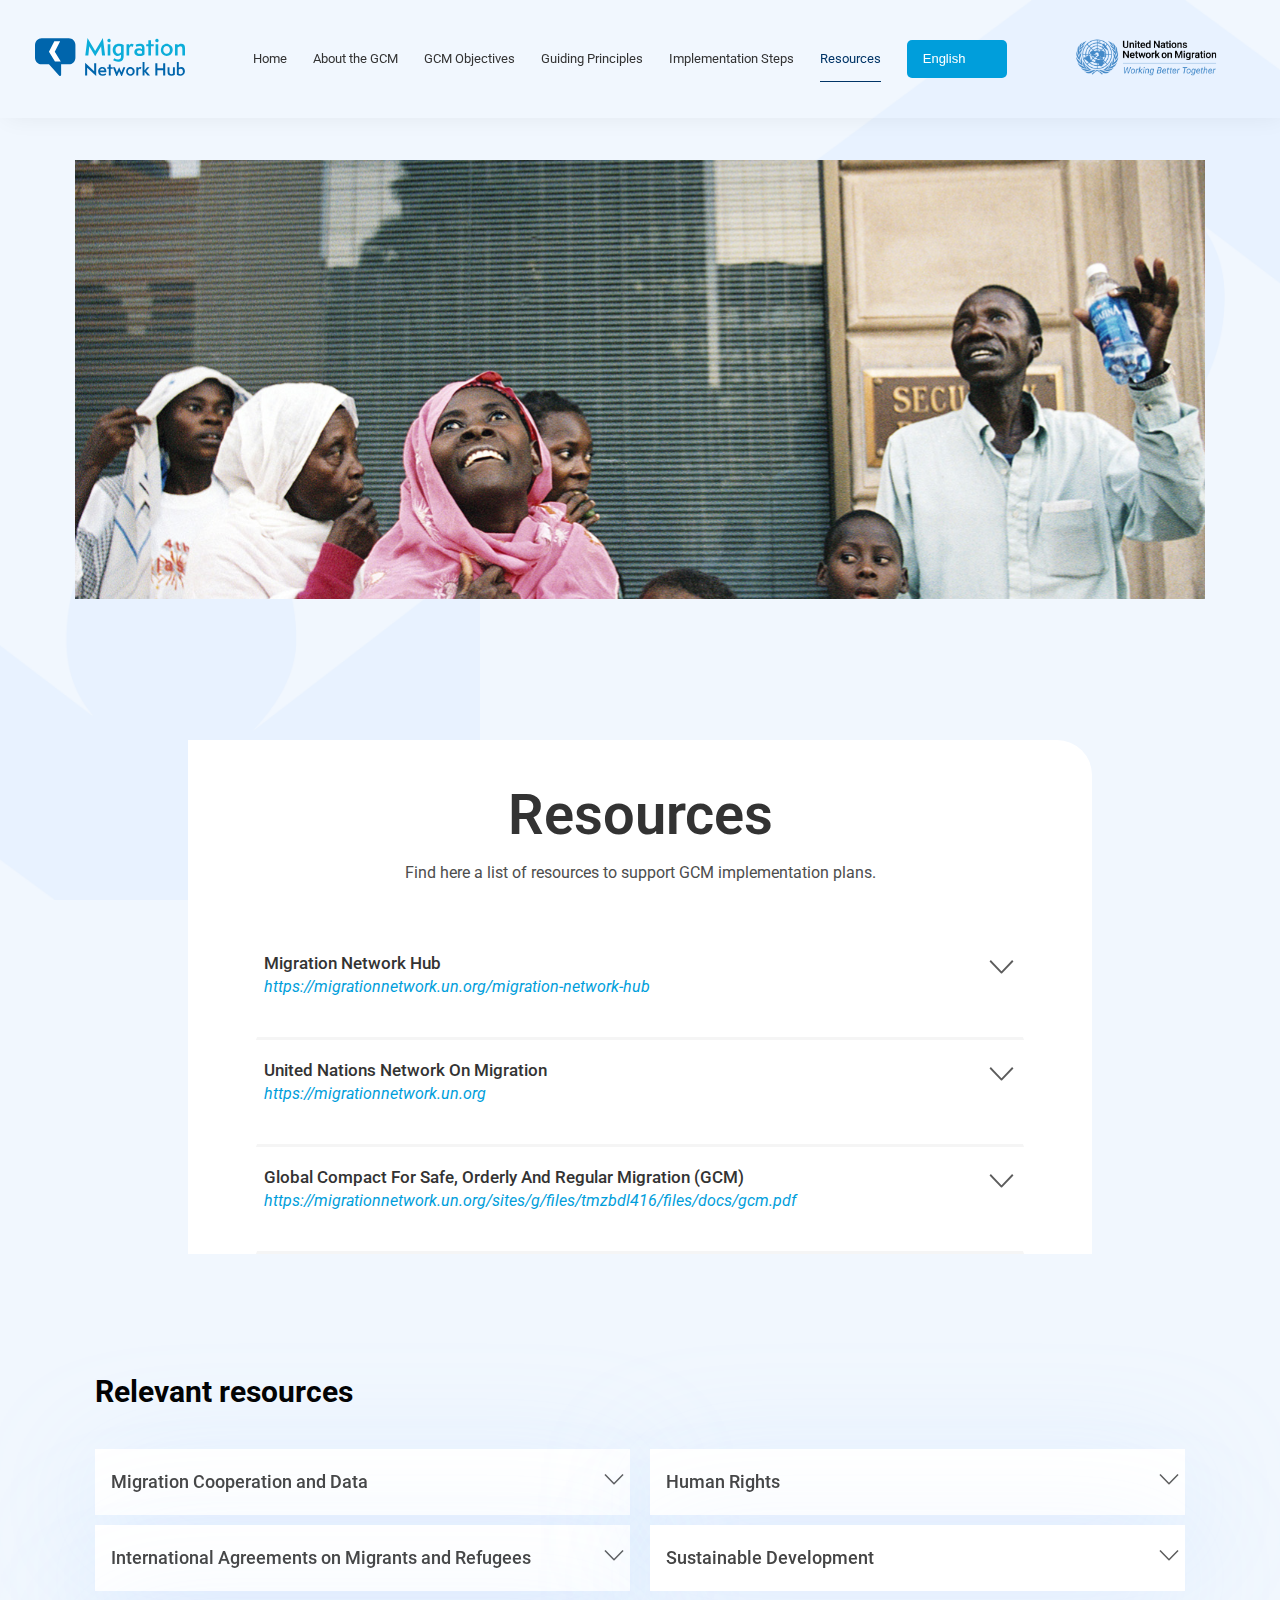
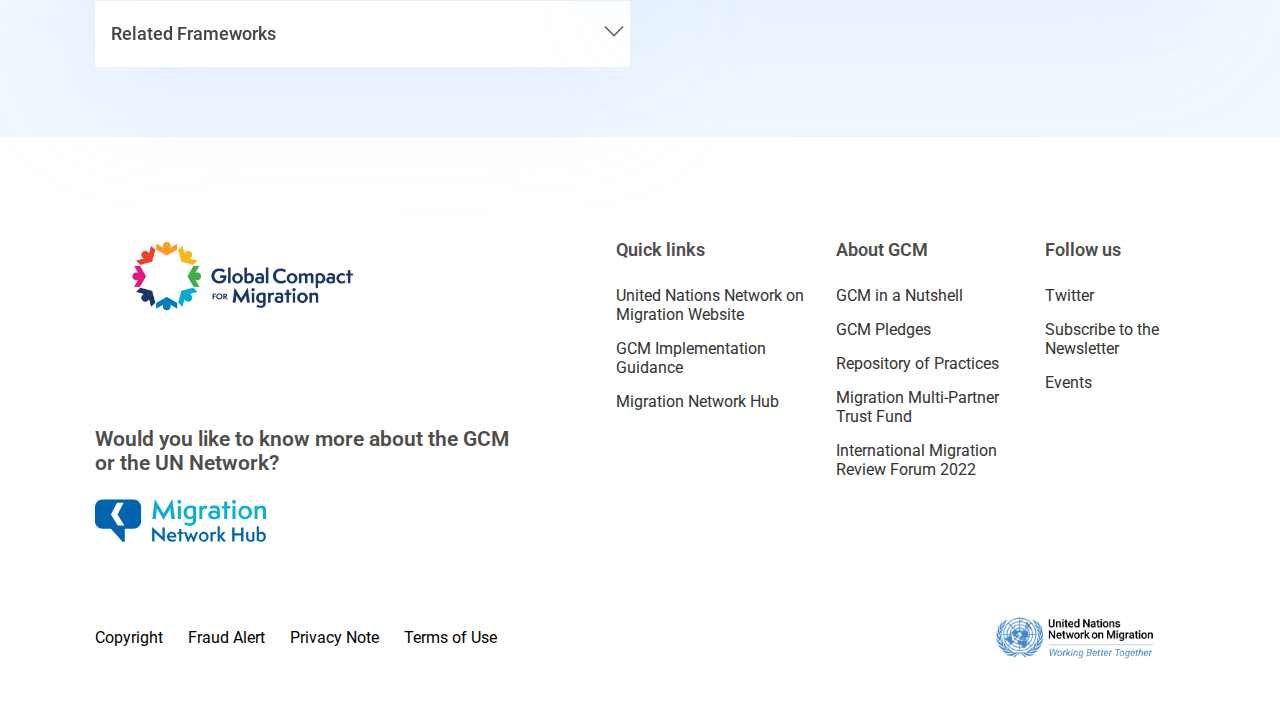
<file: resources.html>
<!DOCTYPE html>
<html lang="en">

<head>
  <meta charset="UTF-8" />
  <meta http-equiv="X-UA-Compatible" content="IE=edge" />
  <meta name="viewport" content="width=device-width, initial-scale=1.0" />
  <title>Resources</title>
  <link rel="stylesheet" href="./styles/style.css" />

  <link
    href="https://fonts.googleapis.com/css2?family=Roboto:ital,wght@0,300;0,400;0,500;0,700;1,300;1,400;1,500&display=swap"
    rel="stylesheet" />
  <script src="js/jquery.min.js"></script>
  <script src="js/index.js"></script>
  <script src="js/tinyi18n.js"></script>
  <script>
    $(document).ready(function () {

      tinyi18n.loadTranslations('./translation/i18n.json')
      const appLanguage = localStorage?.getItem("lang");

      // img
      document.getElementById('headerunited').setAttribute('src', getImageUrl("HeaderRightImage", appLanguage))
      document.getElementById('headerunited2').setAttribute('src', getImageUrl("HeaderRightImage", appLanguage))
      document.getElementById('footerglobal').setAttribute('src', getImageUrl("FooterLeftImage", appLanguage))
      document.getElementById('footerunited').setAttribute('src', getImageUrl("FooterRightImage", appLanguage))
      // Links
      document.getElementById('HeaderRightLink').setAttribute('href', getAnchorLInk("HeaderRightImageLink", appLanguage));
      document.getElementById('HeaderLeftLink').setAttribute('href', getAnchorLInk("HeaderLeftImageLink", appLanguage));
      document.getElementById('FooterLeftLink').setAttribute('href', getAnchorLInk("FooterLeftImageLink", appLanguage));
      document.getElementById('FooterRightLink').setAttribute('href', getAnchorLInk("FooterRightImageLink", appLanguage));
      document.getElementById('copyRight').setAttribute('href', getAnchorLInk("copyRightImageLink", appLanguage));
      document.getElementById('fraudAlert').setAttribute('href', getAnchorLInk("fraudAlertImageLink", appLanguage));
      document.getElementById('PrivacyNotice').setAttribute('href', getAnchorLInk("PrivacyNoticeImageLink", appLanguage));
      document.getElementById('termsofUse').setAttribute('href', getAnchorLInk("termsofUseImageLink", appLanguage));
      // footerlinks
      document.getElementById('UNNLink').setAttribute('href', getAnchorLInk("UNNfooterLink", appLanguage));
      document.getElementById('GCMImmplementLink').setAttribute('href', getAnchorLInk("GCMImmplementfooterLink", appLanguage));
      document.getElementById('MigrationNetHubLink').setAttribute('href', getAnchorLInk("MigrationNetHubfooterLink", appLanguage));
      document.getElementById('NutshellLink').setAttribute('href', getAnchorLInk("NutshellfooterLink", appLanguage));
      document.getElementById('PledgesLink').setAttribute('href', getAnchorLInk("PledgesLinkfooterLink", appLanguage));
      document.getElementById('RepoofPracticeLink').setAttribute('href', getAnchorLInk("RepoofPracticefooterLink", appLanguage));
      document.getElementById('TrustFundLink').setAttribute('href', getAnchorLInk("TrustFundfooterLink", appLanguage));
      document.getElementById('InternationalMigrationLink').setAttribute('href', getAnchorLInk("InternationalMigrationfooterLink", appLanguage));
      document.getElementById('EventsLink').setAttribute('href', getAnchorLInk("EventsfooterLink", appLanguage));
      $(".migrationnetworkLink").attr("href", getAnchorLInk("migrationnetworkLinkKey", appLanguage));
      document.getElementById('firstaccordianLink').setAttribute('href', getAnchorLInk("firstaccordianKeyLink", appLanguage));
      document.getElementById('secondaccordianLink').setAttribute('href', getAnchorLInk("secondaccordianKeyLink", appLanguage));
      document.getElementById('thirdaccordianLink').setAttribute('href', getAnchorLInk("thirdaccordianKeyLink", appLanguage));
      $("#firstaccordianLink").text(getAnchorLInk("firstaccordianKeyLink", appLanguage));
      $("#secondaccordianLink").text(getAnchorLInk("secondaccordianKeyLink", appLanguage));
      $("#thirdaccordianLink").text(getAnchorLInk("thirdaccordianKeyLink", appLanguage));
      // 1
      document.getElementById('accor1p1link').setAttribute('href', getAnchorLInk("accor1p1linkKey", appLanguage));
      document.getElementById('accor1p2link').setAttribute('href', getAnchorLInk("accor1p2linkKey", appLanguage));
      document.getElementById('accor1p3link').setAttribute('href', getAnchorLInk("accor1p3linkKey", appLanguage));
      $("#accor1p1link").text(getAnchorLInk("accor1p1linkKey", appLanguage));
      $("#accor1p2link").text(getAnchorLInk("accor1p2linkKey", appLanguage));
      $("#accor1p3link").text(getAnchorLInk("accor1p3linkKey", appLanguage));
      // 2
      document.getElementById('accor2p1link').setAttribute('href', getAnchorLInk("accor2p1linkKey", appLanguage));
      document.getElementById('accor2p2link').setAttribute('href', getAnchorLInk("accor2p2linkKey", appLanguage));
      document.getElementById('accor2p3link').setAttribute('href', getAnchorLInk("accor2p3linkKey", appLanguage));
      $("#accor2p3link").text(getAnchorLInk("accor2p3linkKey", appLanguage));
      document.getElementById('accor2p4link').setAttribute('href', getAnchorLInk("accor2p4linkKey", appLanguage));
      document.getElementById('accor2p5link').setAttribute('href', getAnchorLInk("accor2p5linkKey", appLanguage));
      $("#accor2p1link").text(getAnchorLInk("accor2p1linkKey", appLanguage));
      $("#accor2p2link").text(getAnchorLInk("accor2p2linkKey", appLanguage));
      $("#accor2p3link").text(getAnchorLInk("accor2p3linkKey", appLanguage));
      $("#accor2p4link").text(getAnchorLInk("accor2p4linkKey", appLanguage));
      $("#accor2p5link").text(getAnchorLInk("accor2p5linkKey", appLanguage));
      // 3
      document.getElementById('accor3p1link').setAttribute('href', getAnchorLInk("accor3p1linkKey", appLanguage));
      document.getElementById('accor3p2link').setAttribute('href', getAnchorLInk("accor3p2linkKey", appLanguage));
      document.getElementById('accor3p3link').setAttribute('href', getAnchorLInk("accor3p3linkKey", appLanguage));
      $("#accor3p1link").text(getAnchorLInk("accor3p1linkKey", appLanguage));
      $("#accor3p2link").text(getAnchorLInk("accor3p2linkKey", appLanguage));
      $("#accor3p3link").text(getAnchorLInk("accor3p3linkKey", appLanguage));
      // 4
      document.getElementById('accor4p1link').setAttribute('href', getAnchorLInk("accor4p1linkKey", appLanguage));
      document.getElementById('accor4p2link').setAttribute('href', getAnchorLInk("accor4p2linkKey", appLanguage));
      document.getElementById('accor4p3link').setAttribute('href', getAnchorLInk("accor4p3linkKey", appLanguage));
      document.getElementById('accor4p4link').setAttribute('href', getAnchorLInk("accor4p4linkKey", appLanguage));
      $("#accor4p1link").text(getAnchorLInk("accor4p1linkKey", appLanguage));
      $("#accor4p2link").text(getAnchorLInk("accor4p2linkKey", appLanguage));
      $("#accor4p3link").text(getAnchorLInk("accor4p3linkKey", appLanguage));
      $("#accor4p4link").text(getAnchorLInk("accor4p4linkKey", appLanguage));
      // 5
      document.getElementById('accor5p1link').setAttribute('href', getAnchorLInk("accor5p1linkKey", appLanguage));
      document.getElementById('accor5p2link').setAttribute('href', getAnchorLInk("accor5p2linkKey", appLanguage));
      document.getElementById('accor5p3link').setAttribute('href', getAnchorLInk("accor5p3linkKey", appLanguage));
      document.getElementById('accor5p4link').setAttribute('href', getAnchorLInk("accor5p4linkKey", appLanguage));
      document.getElementById('accor5p5link').setAttribute('href', getAnchorLInk("accor5p5linkKey", appLanguage));
      document.getElementById('accor5p6link').setAttribute('href', getAnchorLInk("accor5p6linkKey", appLanguage));
      $("#accor5p1link").text(getAnchorLInk("accor5p1linkKey", appLanguage));
      $("#accor5p2link").text(getAnchorLInk("accor5p2linkKey", appLanguage));
      $("#accor5p3link").text(getAnchorLInk("accor5p3linkKey", appLanguage));
      $("#accor5p4link").text(getAnchorLInk("accor5p4linkKey", appLanguage));
      $("#accor5p5link").text(getAnchorLInk("accor5p5linkKey", appLanguage));
      $("#accor5p6link").text(getAnchorLInk("accor5p6linkKey", appLanguage));
    });
  </script>
  <script type="text/javascript">
    function changeFunc(selectedValue) {
      var selectBox = document.getElementById("selectBox");
      var selectedValue = selectedValue || 'en';
      tinyi18n.setLang(selectedValue)
      localStorage?.setItem("lang", selectedValue)
      const printedText = selectedValue === 'fr' ? 'Français' : selectedValue === 'spa' ? 'Español' : 'English'
      $("#dropdowntext").text(printedText);
      document.getElementById('headerunited').setAttribute('src', getImageUrl("HeaderRightImage", selectedValue))
      document.getElementById('headerunited2').setAttribute('src', getImageUrl("HeaderRightImage", selectedValue))
      document.getElementById('footerglobal').setAttribute('src', getImageUrl("FooterLeftImage", selectedValue))
      document.getElementById('footerunited').setAttribute('src', getImageUrl("FooterRightImage", selectedValue))
      // Links
      document.getElementById('HeaderRightLink').setAttribute('href', getAnchorLInk("HeaderRightImageLink", selectedValue));
      document.getElementById('HeaderLeftLink').setAttribute('href', getAnchorLInk("HeaderLeftImageLink", selectedValue));
      document.getElementById('FooterLeftLink').setAttribute('href', getAnchorLInk("FooterLeftImageLink", selectedValue));
      document.getElementById('FooterRightLink').setAttribute('href', getAnchorLInk("FooterRightImageLink", selectedValue));
      document.getElementById('copyRight').setAttribute('href', getAnchorLInk("copyRightImageLink", selectedValue));
      document.getElementById('fraudAlert').setAttribute('href', getAnchorLInk("fraudAlertImageLink", selectedValue));
      document.getElementById('PrivacyNotice').setAttribute('href', getAnchorLInk("PrivacyNoticeImageLink", selectedValue));
      document.getElementById('termsofUse').setAttribute('href', getAnchorLInk("termsofUseImageLink", selectedValue));
      // footerlinks
      document.getElementById('UNNLink').setAttribute('href', getAnchorLInk("UNNfooterLink", selectedValue));
      document.getElementById('GCMImmplementLink').setAttribute('href', getAnchorLInk("GCMImmplementfooterLink", selectedValue));
      document.getElementById('MigrationNetHubLink').setAttribute('href', getAnchorLInk("MigrationNetHubfooterLink", selectedValue));
      document.getElementById('NutshellLink').setAttribute('href', getAnchorLInk("NutshellfooterLink", selectedValue));
      document.getElementById('PledgesLink').setAttribute('href', getAnchorLInk("PledgesLinkfooterLink", selectedValue));
      document.getElementById('RepoofPracticeLink').setAttribute('href', getAnchorLInk("RepoofPracticefooterLink", selectedValue));
      document.getElementById('TrustFundLink').setAttribute('href', getAnchorLInk("TrustFundfooterLink", selectedValue));
      document.getElementById('InternationalMigrationLink').setAttribute('href', getAnchorLInk("InternationalMigrationfooterLink", selectedValue));
      document.getElementById('EventsLink').setAttribute('href', getAnchorLInk("EventsfooterLink", selectedValue));
      $(".migrationnetworkLink").attr("href", getAnchorLInk("migrationnetworkLinkKey", selectedValue));
      document.getElementById('firstaccordianLink').setAttribute('href', getAnchorLInk("firstaccordianKeyLink", selectedValue));
      document.getElementById('secondaccordianLink').setAttribute('href', getAnchorLInk("secondaccordianKeyLink", selectedValue));
      document.getElementById('thirdaccordianLink').setAttribute('href', getAnchorLInk("thirdaccordianKeyLink", selectedValue));
      $("#firstaccordianLink").text(getAnchorLInk("firstaccordianKeyLink", selectedValue));
      $("#secondaccordianLink").text(getAnchorLInk("secondaccordianKeyLink", selectedValue));
      $("#thirdaccordianLink").text(getAnchorLInk("thirdaccordianKeyLink", selectedValue));
      // 1
      document.getElementById('accor1p1link').setAttribute('href', getAnchorLInk("accor1p1linkKey", selectedValue));
      document.getElementById('accor1p2link').setAttribute('href', getAnchorLInk("accor1p2linkKey", selectedValue));
      document.getElementById('accor1p3link').setAttribute('href', getAnchorLInk("accor1p3linkKey", selectedValue));
      $("#accor1p1link").text(getAnchorLInk("accor1p1linkKey", selectedValue));
      $("#accor1p2link").text(getAnchorLInk("accor1p2linkKey", selectedValue));
      $("#accor1p3link").text(getAnchorLInk("accor1p3linkKey", selectedValue));
      // 2
      document.getElementById('accor2p1link').setAttribute('href', getAnchorLInk("accor2p1linkKey", selectedValue));
      document.getElementById('accor2p2link').setAttribute('href', getAnchorLInk("accor2p2linkKey", selectedValue));
      document.getElementById('accor2p3link').setAttribute('href', getAnchorLInk("accor2p3linkKey", selectedValue));
      document.getElementById('accor2p4link').setAttribute('href', getAnchorLInk("accor2p4linkKey", selectedValue));
      document.getElementById('accor2p5link').setAttribute('href', getAnchorLInk("accor2p5linkKey", selectedValue));
      $("#accor2p1link").text(getAnchorLInk("accor2p1linkKey", selectedValue));
      $("#accor2p2link").text(getAnchorLInk("accor2p2linkKey", selectedValue));
      $("#accor2p3link").text(getAnchorLInk("accor2p3linkKey", selectedValue));
      $("#accor2p4link").text(getAnchorLInk("accor2p4linkKey", selectedValue));
      $("#accor2p5link").text(getAnchorLInk("accor2p5linkKey", selectedValue));
      // 3
      document.getElementById('accor3p1link').setAttribute('href', getAnchorLInk("accor3p1linkKey", selectedValue));
      document.getElementById('accor3p2link').setAttribute('href', getAnchorLInk("accor3p2linkKey", selectedValue));
      document.getElementById('accor3p3link').setAttribute('href', getAnchorLInk("accor3p3linkKey", selectedValue));
      $("#accor3p1link").text(getAnchorLInk("accor3p1linkKey", selectedValue));
      $("#accor3p2link").text(getAnchorLInk("accor3p2linkKey", selectedValue));
      $("#accor3p3link").text(getAnchorLInk("accor3p3linkKey", selectedValue));
      // 4
      document.getElementById('accor4p1link').setAttribute('href', getAnchorLInk("accor4p1linkKey", selectedValue));
      document.getElementById('accor4p2link').setAttribute('href', getAnchorLInk("accor4p2linkKey", selectedValue));
      document.getElementById('accor4p3link').setAttribute('href', getAnchorLInk("accor4p3linkKey", selectedValue));
      document.getElementById('accor4p4link').setAttribute('href', getAnchorLInk("accor4p4linkKey", selectedValue));
      $("#accor4p1link").text(getAnchorLInk("accor4p1linkKey", selectedValue));
      $("#accor4p2link").text(getAnchorLInk("accor4p2linkKey", selectedValue));
      $("#accor4p3link").text(getAnchorLInk("accor4p3linkKey", selectedValue));
      $("#accor4p4link").text(getAnchorLInk("accor4p4linkKey", selectedValue));

      // 5
      document.getElementById('accor5p1link').setAttribute('href', getAnchorLInk("accor5p1linkKey", selectedValue));
      document.getElementById('accor5p2link').setAttribute('href', getAnchorLInk("accor5p2linkKey", selectedValue));
      document.getElementById('accor5p3link').setAttribute('href', getAnchorLInk("accor5p3linkKey", selectedValue));
      document.getElementById('accor5p4link').setAttribute('href', getAnchorLInk("accor5p4linkKey", selectedValue));
      document.getElementById('accor5p5link').setAttribute('href', getAnchorLInk("accor5p5linkKey", selectedValue));
      document.getElementById('accor5p6link').setAttribute('href', getAnchorLInk("accor5p6linkKey", selectedValue));
      $("#accor5p1link").text(getAnchorLInk("accor5p1linkKey", selectedValue));
      $("#accor5p2link").text(getAnchorLInk("accor5p2linkKey", selectedValue));
      $("#accor5p3link").text(getAnchorLInk("accor5p3linkKey", selectedValue));
      $("#accor5p4link").text(getAnchorLInk("accor5p4linkKey", selectedValue));
      $("#accor5p5link").text(getAnchorLInk("accor5p5linkKey", selectedValue));
      $("#accor5p6link").text(getAnchorLInk("accor5p6linkKey", selectedValue));
    }
  </script>
  <script src="js/jquery.min.js"></script>
  <link rel="stylesheet" href="https://cdnjs.cloudflare.com/ajax/libs/font-awesome/6.1.1/css/all.min.css"
    integrity="sha512-KfkfwYDsLkIlwQp6LFnl8zNdLGxu9YAA1QvwINks4PhcElQSvqcyVLLD9aMhXd13uQjoXtEKNosOWaZqXgel0g=="
    crossorigin="anonymous" referrerpolicy="no-referrer" />
</head>

<body>

  <div class="resource-background">
    <div class="resource-Bg">
      <!-- Header -->
      <header class="headerBg">
        <div class="container-fluid">
          <div class="header">
            <input id="menu__toggle" type="checkbox" />
            <label class="menu__btn" for="menu__toggle"><span></span></label>
            <div class="logo">
              <a target="_blank" class="LogoforWeb" id="HeaderLeftLink"
                href="https://migrationnetwork.un.org/migration-network-hub"><img src="./images/logo.svg"
                  alt="logo" /></a>
              <a target="_blank" class="LogoforMobile" href="https://migrationnetwork.un.org/migration-network-hub"><img
                  src="./images/footer-Logo.png" alt="logo" /></a>
            </div>
            <div class="menu-overlay"></div>
            <div id="overlay"></div>

            <div class="menu__box">
              <div class="collapse-top">
                <a target="_blank" href="https://migrationnetwork.un.org/migration-network-hub">
                  <img id="" class="collapse-logo" src="./images/footer-Logo.png" alt="logo" />
                </a>
              </div>
              <ul>
                <li><a href="/" data-translatekey="home"></a></li>
                <li><a href="about.html" data-translatekey="about"></a></li>
                <li><a href="gcmobjectives.html" data-translatekey="objective"></a></li>
                <li><a href="Principles.html" data-translatekey="priniciples"></a></li>
                <li><a href="ImplementationSteps.html" data-translatekey="implementation"></a></li>
                <li><a href="resources.html" class="active" data-translatekey="resources"></a></li>
                <li>
                  <div class="dropdown">
                    <button class="dropbtn" id="dropdowntext" onclick="myFunction()">English</button>
                    <div id="selectBox" class="dropdown-content">
                      <a onclick="changeFunc('en')">English</a>
                      <a onclick="changeFunc('fr')">Français</a>
                      <a onclick="changeFunc('spa')">Español</a>
                    </div>
                  </div>
                </li>
              </ul>
              <div class="collapse-bottom">
                <h4 data-translatekey="gcmobjcollapsetitle"></h4>
                <a target="_blank" href="https://migrationnetwork.un.org/migration-network-hub"><img
                    src="./images/logo.svg" alt="logo" /></a>
                <hr class="mobileview-divider">
                <a target="_blank" href="https://migrationnetwork.un.org/migration-network-hub"><img id="headerunited2"
                    class="secondImg" src="./images/mignet-logo.png" alt="logo" /></a>
              </div>
            </div>
            <div class="Rightlogo">
              <a target="_blank" href="https://migrationnetwork.un.org/" id="HeaderRightLink">
                <img id='headerunited' src="./images/UNNM-Logo-TAG.png" alt="logo" />
              </a>
            </div>
          </div>
        </div>
      </header>
      <div class="container">
        <img class="BannerImg" src="./images/resourcesBanner.svg" alt="Banner Image" />
      </div>
    </div>

    <!-- Resources section-->
    <section class="container">
      <div class="resources">
        <div class="Card">
          <div class="text-content">
            <h1 data-translatekey="resources"></h1>
            <p data-translatekey="resourcesubtitle"></p>
          </div>
          <div class="accordianSection">
            <div class="wrap">
              <div class="accordion ">
                <div>
                  <h6 data-translatekey="resourceacctitle1"></h6>
                  <a target="_blank" id="firstaccordianLink" class="migrationnetworkLink"
                    href="https://migrationnetwork.un.org/hub">https://migrationnetwork.un.org/migration-network-hub</a>
                </div>
              </div>
              <div class="panel">
                <p data-translatekey="resourceaccpara1"></p>
              </div>
            </div>
            <div class="divider"></div>
            <div class="wrap">
              <div class="accordion thirdaccordian">
                <h6 data-translatekey="resourceacctitle2"></h6>
                <a target="_blank" id="secondaccordianLink" class="migrationnetworkLink"
                  href="http://migrationnetwork.un.org" data-translatekey="migrationnetworkhublink"></a>
              </div>
              <div class="panel">
                <p data-translatekey="resourceaccpara2"></p>
              </div>
            </div>
            <div class="divider"></div>

            <div class="wrap">
              <div class="accordion thirdaccordian">
                <h6 data-translatekey="resourceacctitle3"></h6>
                <a target="_blank" id="thirdaccordianLink"
                  href="https://documents-dds-ny.un.org/doc/UNDOC/GEN/N18/451/99/PDF/N1845199.pdf?OpenElement ">https://documents-dds-ny.un.org/doc/UNDOC/GEN/N18/452/03/PDF/N1845203.pdf?OpenElement
                </a>
              </div>
              <div class="panel">
                <p data-translatekey="resourceaccpara3"></p>
              </div>
            </div>
            <div class="divider"></div>
          </div>
        </div>
      </div>
    </section>

    <!-- Other relevant section-->
    <section class="otherRelevant">
      <div class="container">
        <h3 data-translatekey="resoucesecondtitle"></h3>
        <div class="content">
          <div class="leftSide">
            <div class="wrap">
              <div class="accordion3">
                <h6 data-translatekey="resoucetopic1"></h6>
              </div>
              <div class="panel">
                <div class="tab">
                  <p data-translatekey="resourceacctitle1"></p>
                  <a target="_blank" id="accor1p1link"
                    href="https://migrationnetwork.un.org/migration-network-hub">https://migrationnetwork.un.org/migration-network-hub</a>
                </div>
                <div class="tab">
                  <p data-translatekey="resoucetopic1p2"></p>
                  <a target="_blank" id="accor1p2link"
                    href="https://migrationnetwork.un.org/">https://migrationnetwork.un.org/</a>
                </div>
                <div class="tab">
                  <p data-translatekey="resoucetopic1p3"></p>
                  <a target="_blank" id="accor1p3link"
                    href="https://www.migrationdataportal.org/">https://www.migrationdataportal.org/</a>
                </div>

              </div>
            </div>
            <div class="wrap">
              <div class="accordion3 accordion-after">
                <h6 data-translatekey="resoucetopic2"></h6>
              </div>
              <div class="panel">
                <div class="tab">
                  <p data-translatekey="resourceacctitle2p1"></p>
                  <a target="_blank" id="accor2p1link"
                    href="https://documents-dds-ny.un.org/doc/UNDOC/GEN/N18/452/03/PDF/N1845203.pdf?OpenElement">https://documents-dds-ny.un.org/doc/UNDOC/GEN/N18/452/03/PDF/N1845203.pdf?OpenElement</a>
                </div>
                <div class="tab">
                  <p data-translatekey="resourceacctitle2p2"></p>
                  <a target="_blank" id="accor2p2link"
                    href="https://www.acnur.org/5c782d124#_ga=2.253349897.1071406557.1665407190-2091751813.1665407190">https://www.acnur.org/5c782d124#_ga=2.253349897.1071406557.1665407190-2091751813.1665407190</a>
                </div>
                <div class="tab">
                  <p data-translatekey="resourceacctitle2p3"></p>
                  <a target="_blank" id="accor2p3link"
                    href="https://documents-dds-ny.un.org/doc/UNDOC/GEN/N18/451/99/PDF/N1845199.pdf?OpenElement">https://documents-dds-ny.un.org/doc/UNDOC/GEN/N18/451/99/PDF/N1845199.pdf?OpenElement</a>
                </div>
                <div class="tab">
                  <p data-translatekey="resourceacctitle2p4"></p>
                  <a target="_blank" id="accor2p4link"
                    href="https://refugeesmigrants.un.org/es/summit-refugees-and-migrants">https://refugeesmigrants.un.org/es/summit-refugees-and-migrants</a>
                </div>
                <div class="tab">
                  <p data-translatekey="resourceacctitle2p5"></p>
                  <a target="_blank" id="accor2p5link"
                    href="https://www.acnur.org/prot/instr/5b4d0eee4/declaracion-de-nueva-york-para-los-refugiados-y-los-migrantes.html">https://www.acnur.org/prot/instr/5b4d0eee4/declaracion-de-nueva-york-para-los-refugiados-y-los-migrantes.html</a>
                </div>
              </div>
            </div>
            <div class="wrap">
              <div class="accordion3">
                <h6 data-translatekey="resoucetopic3"></h6>
              </div>
              <div class="panel">
                <div class="tab">
                  <p data-translatekey="resourceacctitle3p1"></p>
                  <a target="_blank" id="accor3p1link"
                    href="https://habitat3.org/wp-content/uploads/NUA-English.pdf">https://habitat3.org/wp-content/uploads/NUA-English.pdf</a>
                </div>
                <div class="tab">
                  <p data-translatekey="resourceacctitle3p2"></p>
                  <a target="_blank" id="accor3p2link"
                    href="https://unfccc.int/fr/a-propos-des-ndcs/l-accord-de-paris">https://unfccc.int/fr/a-propos-des-ndcs/l-accord-de-paris</a>
                </div>
                <div class="tab">
                  <p data-translatekey="resourceacctitle3p3"></p>
                  <a target="_blank" id="accor3p3link"
                    href="https://www.unisdr.org/files/43291_frenchs-endaiframeworkfordisasterris.pdf">https://www.unisdr.org/files/43291_frenchs-endaiframeworkfordisasterris.pdf</a>
                </div>

              </div>
            </div>
          </div>
          <div class="rightSide">
            <div class="wrap">
              <div class="accordion3">
                <h6 data-translatekey="resoucetopic4"></h6>
              </div>
              <div class="panel">
                <div class="tab">
                  <p data-translatekey="resourceacctitle4p1"></p>
                  <a target="_blank" id="accor4p1link" href="https://hrbaportal.org/">https://hrbaportal.org/</a>
                </div>
                <div class="tab">
                  <p data-translatekey="resourceacctitle4p2"></p>
                  <a target="_blank" id="accor4p2link"
                    href="https://www.ohchr.org/fr/instruments-and-mechanisms">https://www.ohchr.org/fr/instruments-and-mechanisms</a>
                </div>
                <div class="tab">
                  <p data-translatekey="resourceacctitle4p3"></p>
                  <a target="_blank" id="accor4p3link"
                    href="https://unsdg.un.org/fr/resources/note-dorientation-du-gnud-sur-les-droits-de-lhomme-lintention-des-coordonnateurs">https://unsdg.un.org/fr/resources/note-dorientation-du-gnud-sur-les-droits-de-lhomme-lintention-des-coordonnateurs</a>
                </div>
                <div class="tab">
                  <p data-translatekey="resourceacctitle4p4"></p>
                  <a target="_blank" id="accor4p4link" href=""></a>
                </div>

              </div>
            </div>
            <div class="wrap">
              <div class="accordion3">
                <h6 data-translatekey="resoucetopic5"></h6>
              </div>
              <div class="panel">
                <div class="tab">
                  <p data-translatekey="resourceacctitle5p1"></p>
                  <a target="_blank" id="accor5p1link" href="https://reform.un.org/fr">https://reform.un.org/fr</a>
                </div>
                <div class="tab">
                  <p data-translatekey="resourceacctitle5p2"></p>
                  <a target="_blank" id="accor5p2link" href="http://www.gfmd.org/">http://www.gfmd.org/</a>
                </div>
                <div class="tab">
                  <p data-translatekey="resourceacctitle5p3"></p>
                  <a target="_blank" id="accor5p3link" href="https://hlpf.un.org/">https://hlpf.un.org/</a>
                </div>
                <div class="tab">
                  <p data-translatekey="resourceacctitle5p4"></p>
                  <a target="_blank" id="accor5p4link" href="https://hlpf.un.org/vnrs">https://hlpf.un.org/vnrs</a>
                </div>
                <div class="tab">
                  <p data-translatekey="resourceacctitle5p5"></p>
                  <a target="_blank" id="accor5p5link"
                    href="https://www.un.org/sustainabledevelopment/">https://www.un.org/sustainabledevelopment/</a>
                </div>
                <div class="tab">
                  <p data-translatekey="resourceacctitle5p6"></p>
                  <a target="_blank" id="accor5p6link"
                    href="https://unctad.org/system/files/official-document/ares69d313_en.pdf">https://unctad.org/system/files/official-document/ares69d313_en.pdf</a>
                </div>
              </div>
            </div>

          </div>
        </div>
      </div>
    </section>
  </div>
  <!-- footer section -->
  <section class="footer-bg">
    <div class="container">
      <div class="footer">
        <div class="scroller" id="scroll-to-bottom">
          <button onclick="topFunction()" id="myBtn" title="Go to top" data-translatekey="backToTopButton">
          </button>
        </div>
        <div class="leftside">
          <img class="firstimg" id='footerglobal' src="./images/footer-Logo.png" alt="footer logo" />
          <h4 data-translatekey="footerKnowMoreQuestion"></h4>
          <a target="_blank" id="FooterLeftLink" href="https://migrationnetwork.un.org/migration-network-hub">
            <img class="secondimg" src="./images/logo.svg" alt="logo" />
          </a>
          <button class="return-btn" data-translatekey="returntomigrationhub"></button>
        </div>
        <div class="rightside">
          <ul>
            <li>
              <h5 data-translatekey="footerQuickLinks"></h5>
            </li>
            <li>
              <a target="_blank" href="https://migrationnetwork.un.org/" data-translatekey="footerUnitedNationLink"
                id="UNNLink"></a>
            </li>
            <li>
              <a target="_blank" id="GCMImmplementLink" href="https://migrationnetwork.un.org/gcm-guidance"
                data-translatekey="footerGCMImplementationLink"></a>
            </li>
            <li>
              <a target="_blank" id="MigrationNetHubLink" href="https://migrationnetwork.un.org/migration-network-hub"
                data-translatekey="footerMigrationNetworkLink"></a>
            </li>
          </ul>
          <ul>
            <li>
              <h5 data-translatekey="footerAboutGCM"></h5>
            </li>
            <li>
              <a target="_blank" id="NutshellLink" href="https://migrationnetwork.un.org/global-compact-for-migration"
                data-translatekey="footerNutshellLink"></a>
            </li>
            <li>
              <a target="_blank" id="PledgesLink" href="https://migrationnetwork.un.org/the-pledging-dashboard"
                data-translatekey="footerPledgesLink"></a>
            </li>
            <li>
              <a target="_blank" id="RepoofPracticeLink"
                href="https://migrationnetwork.un.org/hub/repository-of-practices"
                data-translatekey="footerRepositoryLink"></a>
            </li>
            <li>
              <a target="_blank" id="TrustFundLink" href="https://migrationnetwork.un.org/mptf"
                data-translatekey="footerTrustFundLink"></a>
            </li>
            <li>
              <a target="_blank" id="InternationalMigrationLink"
                href="https://migrationnetwork.un.org/international-migration-review-forum-2022"
                data-translatekey="footerInternationalForumLink"></a>
            </li>
          </ul>
          <ul>
            <li>
              <h5 data-translatekey="footerFollowUs"></h5>
            </li>
            <li><a target="_blank" href="https://twitter.com/UNMigNetwork" data-translatekey="footerTwitterLink"></a>
            </li>
            <li>
              <a target="_blank"
                href="https://migrationnetwork.us19.list-manage.com/subscribe?u=91a1d870ca31df83b2b697cf6&id=9c7fcb90a4"
                data-translatekey="footerNewsletterLink"></a>
            </li>
            <li>
              <a target="_blank" id="EventsLink"
                href="https://migrationnetwork.un.org/hub/events?text=&gcm_objectives=All&cross_cutting_theme=All&region=All&country=All"
                data-translatekey="footerEventsLink"></a>
            </li>
          </ul>
        </div>
      </div>
      <div class="bottom-section">
        <ul>
          <li><a target="_blank" href="#" id="copyRight" data-translatekey="footerCopyright"></a></li>
          <li><a target="_blank" href="#" id="fraudAlert" data-translatekey="footerFraudAlert"></a></li>
          <li><a target="_blank" href="#" id="PrivacyNotice" data-translatekey="footerPrivacyNotice"></a></li>
          <li><a target="_blank" href="#" id="termsofUse" data-translatekey="footerTermsOfUse"></a></li>
        </ul>
        <a target="_blank" id="FooterRightLink" href="https://migrationnetwork.un.org/">
          <img id="footerunited" src="./images/mignet-logo.png" alt="logo" />
        </a>
      </div>
    </div>
  </section>


  <script>
    var acc = document.getElementsByClassName("accordion");
    var i;
    for (i = 0; i < acc?.length; i++) {
      acc[i].addEventListener("click", function () {
        this.classList.toggle("active");
        var panel = this.nextElementSibling;
        if (panel.style.maxHeight) {
          panel.style.maxHeight = null;
        } else {
          panel.style.maxHeight = panel.scrollHeight + "px";
        }
      });
    }

    var acc3 = document.getElementsByClassName("accordion3");
    var i;
    for (i = 0; i < acc3?.length; i++) {
      acc3[i].addEventListener("click", function () {
        this.classList.toggle("active");
        var panel = this.nextElementSibling;
        if (panel.style.maxHeight) {
          panel.style.maxHeight = null;
        } else {
          panel.style.maxHeight = panel.scrollHeight + "px";
        }
      });
    }

    //Get the button
    var mybutton = document.getElementById("myBtn");
    // When the user scrolls down 20px from the top of the document, show the button
    window.onscroll = function () {
      scrollFunction();
    };
    function scrollFunction() {
      if (
        document.body.scrollTop > 20 ||
        document.documentElement.scrollTop > 20
      ) {
        mybutton.style.display = "block";
      } else {
        mybutton.style.display = "none";
      }
    }
    // When the user clicks on the button, scroll to the top of the document
    function topFunction() {
      document.body.scrollTop = 0;
      document.documentElement.scrollTop = 0;
    }

    const translatedImages = {
      // img
      HeaderRightImage: {
        en: "./images/UNNM-Logo-TAG.png",
        fr: "./images/french_logo_PNG3.png",
        spa: "./images/spanish_logo_PNG3.png"
      },
      FooterRightImage: {
        en: "./images/UNNM-Logo-TAG.png",
        fr: "./images/french/2.png",
        spa: "./images/spanish/2.png"
      },
      FooterLeftImage: {
        en: "./images/GCM_LOGO_Horizontal_EN.jpg",
        fr: "./images/GCM_LOGO_Horizontal_FR.jpg",
        spa: "./images/GCM_LOGO_Horizontal_SP.jpg"
      },
    };

    const translatedLinks = {
      HeaderRightImageLink: {
        en: 'https://migrationnetwork.un.org',
        fr: 'https://migrationnetwork.un.org/fr',
        spa: 'https://migrationnetwork.un.org/es'
      },
      HeaderLeftImageLink: {
        en: 'https://migrationnetwork.un.org/migration-network-hub',
        fr: 'https://migrationnetwork.un.org/fr/migration-network-hub',
        spa: 'https://migrationnetwork.un.org/es/migration-network-hub'
      },
      FooterLeftImageLink: {
        en: 'https://migrationnetwork.un.org/migration-network-hub',
        fr: 'https://migrationnetwork.un.org/fr/migration-network-hub',
        spa: 'https://migrationnetwork.un.org/es/migration-network-hub'
      },
      FooterRightImageLink: {
        en: 'https://migrationnetwork.un.org',
        fr: 'https://migrationnetwork.un.org/fr',
        spa: 'https://migrationnetwork.un.org/es'
      },
      copyRightImageLink: {
        en: 'https://www.un.org/en/about-us/copyright',
        fr: 'https://www.un.org/fr/about-us/copyright',
        spa: 'https://www.un.org/es/about-us/copyright'
      },
      fraudAlertImageLink: {
        en: 'https://www.un.org/en/about-us/fraud-alert',
        fr: 'https://www.un.org/fr/about-us/fraud-alert',
        spa: 'https://www.un.org/es/about-us/fraud-alert'
      },
      PrivacyNoticeImageLink: {
        en: 'https://www.un.org/en/about-us/privacy-notice',
        fr: 'https://www.un.org/fr/about-us/privacy-notice',
        spa: 'https://www.un.org/es/about-us/privacy-notice'
      },
      termsofUseImageLink: {
        en: 'https://www.un.org/en/about-us/terms-of-use',
        fr: 'https://www.un.org/fr/about-us/terms-of-use',
        spa: 'https://www.un.org/es/about-us/terms-of-use'
      },
      UNNfooterLink: {
        en: 'https://migrationnetwork.un.org',
        fr: 'https://migrationnetwork.un.org/fr',
        spa: 'https://migrationnetwork.un.org/es'
      },
      GCMImmplementfooterLink: {
        en: 'https://migrationnetwork.un.org/gcm-guidance',
        fr: 'https://migrationnetwork.un.org/fr/gcm-guidance',
        spa: 'https://migrationnetwork.un.org/es/gcm-guidance'
      },
      MigrationNetHubfooterLink: {
        en: 'https://migrationnetwork.un.org/migration-network-hub',
        fr: 'https://migrationnetwork.un.org/fr/migration-network-hub',
        spa: 'https://migrationnetwork.un.org/es/migration-network-hub'
      },
      NutshellfooterLink: {
        en: 'https://migrationnetwork.un.org/global-compact-for-migration',
        fr: 'https://migrationnetwork.un.org/fr/global-compact-for-migration',
        spa: 'https://migrationnetwork.un.org/es/global-compact-for-migration'
      },
      PledgesLinkfooterLink: {
        en: 'https://migrationnetwork.un.org/the-pledging-dashboard',
        fr: 'https://migrationnetwork.un.org/fr/the-pledging-dashboard',
        spa: 'https://migrationnetwork.un.org/es/the-pledging-dashboard'
      },
      RepoofPracticefooterLink: {
        en: 'https://migrationnetwork.un.org/hub/repository-of-practices',
        fr: 'https://migrationnetwork.un.org/fr/hub/repository-of-practices',
        spa: 'https://migrationnetwork.un.org/es/hub/repository-of-practices'
      },
      TrustFundfooterLink: {
        en: 'https://migrationnetwork.un.org/mptf',
        fr: 'https://migrationnetwork.un.org/fr/mptf',
        spa: 'https://migrationnetwork.un.org/es/mptf'
      },
      InternationalMigrationfooterLink: {
        en: 'https://migrationnetwork.un.org/international-migration-review-forum-2022',
        fr: 'https://migrationnetwork.un.org/fr/node/2313',
        spa: 'https://migrationnetwork.un.org/es/node/2313'
      },
      EventsfooterLink: {
        en: 'https://migrationnetwork.un.org/events',
        fr: 'https://migrationnetwork.un.org/fr/events',
        spa: 'https://migrationnetwork.un.org/es/events'
      },
      migrationnetworkLinkKey: {
        en: 'https://migrationnetwork.un.org/migration-network-hub',
        fr: 'https://migrationnetwork.un.org/fr/migration-network-hub',
        spa: "https://migrationnetwork.un.org/es/migration-network-hub"
      },
      firstaccordianKeyLink: {
        en: 'https://migrationnetwork.un.org/migration-network-hub',
        fr: 'https://migrationnetwork.un.org/fr/migration-network-hub',
        spa: "https://migrationnetwork.un.org/es/migration-network-hub"
      },
      secondaccordianKeyLink: {
        en: 'https://migrationnetwork.un.org/',
        fr: 'https://migrationnetwork.un.org/fr',
        spa: "https://migrationnetwork.un.org/es"
      },
      thirdaccordianKeyLink: {
        en: 'https://migrationnetwork.un.org/sites/g/files/tmzbdl416/files/docs/gcm.pdf',
        fr: 'https://documents-dds-ny.un.org/doc/UNDOC/GEN/N18/452/00/PDF/N1845200.pdf?OpenElement',
        spa: "https://migrationnetwork.un.org/sites/g/files/tmzbdl416/files/docs/gcm_spanish.pdf"
      },
      accor1p1linkKey: {
        en: 'https://migrationnetwork.un.org/migration-network-hub',
        fr: 'https://migrationnetwork.un.org/fr/migration-network-hub',
        spa: "https://migrationnetwork.un.org/es/migration-network-hub"
      },
      accor1p2linkKey: {
        en: 'https://migrationnetwork.un.org/',
        fr: 'https://migrationnetwork.un.org/fr',
        spa: "https://migrationnetwork.un.org/es"
      },
      accor1p3linkKey: {
        en: 'https://www.migrationdataportal.org/',
        fr: 'https://www.migrationdataportal.org/fr',
        spa: "https://www.migrationdataportal.org/es"
      },
      accor2p1linkKey: {
        en: 'https://migrationnetwork.un.org/sites/g/files/tmzbdl416/files/docs/gcm.pdf',
        fr: 'https://documents-dds-ny.un.org/doc/UNDOC/GEN/N18/452/00/PDF/N1845200.pdf?OpenElement',
        spa: "https://migrationnetwork.un.org/sites/g/files/tmzbdl416/files/docs/gcm_spanish.pdf"
      },
      accor2p2linkKey: {
        en: 'https://www.unhcr.org/the-global-compact-on-refugees.html',
        fr: 'https://www.unhcr.org/fr-fr/vers-un-pacte-mondial-sur-les-refugies.html?query=le%20pacte%20mondial',
        spa: "https://www.acnur.org/pacto-mundial-sobre-refugiados.html"
      },
      accor2p3linkKey: {
        en: 'https://www.ohchr.org/instruments-mechanisms/instruments/international-convention-protection-rights-all-migrant-workers',
        fr: 'https://www.ohchr.org/fr/instruments-mechanisms/instruments/international-convention-protection-rights-all-migrant-workers',
        spa: "https://www.ohchr.org/es/instruments-mechanisms/instruments/international-convention-protection-rights-all-migrant-workers"
      },
      accor2p4linkKey: {
        en: 'https://refugeesmigrants.un.org/summit-refugees-and-migrants',
        fr: 'https://refugeesmigrants.un.org/fr/summit',
        spa: "https://refugeesmigrants.un.org/es/summit-refugees-and-migrants"
      },
      accor2p5linkKey: {
        en: 'https://www.un.org/en/development/desa/population/migration/generalassembly/docs/globalcompact/A_RES_71_1.pdf',
        fr: 'https://www.unhcr.org/fr/591ae6f84',
        spa: "https://www.acnur.org/prot/instr/5b4d0eee4/declaracion-de-nueva-york-para-los-refugiados-y-los-migrantes.html"
      },
      accor3p1linkKey: {
        en: 'https://habitat3.org/wp-content/uploads/NUA-English.pdf',
        fr: 'https://habitat3.org/wp-content/uploads/NUA-French.pdf',
        spa: "https://habitat3.org/wp-content/uploads/NUA-Spanish.pdf"
      },
      accor3p2linkKey: {
        en: 'https://unfccc.int/process-and-meetings/the-paris-agreement/the-paris-agreement',
        fr: 'https://unfccc.int/fr/a-propos-des-ndcs/l-accord-de-paris',
        spa: "https://unfccc.int/es/acerca-de-las-ndc/el-acuerdo-de-paris"
      },
      accor3p3linkKey: {
        en: 'http://www.unisdr.org/we/coordinate/sendai-framework',
        fr: 'https://www.unisdr.org/files/43291_frenchsendaiframeworkfordisasterris.pdf',
        spa: "https://www.undrr.org/es/implementando-el-marco-de-sendai/que-es-el-marco-de-sendai-para-la-reduccion-del-riesgo-de"
      },
      accor4p1linkKey: {
        en: 'https://hrbaportal.org/',
        fr: 'https://hrbaportal.org/',
        spa: "https://hrbaportal.org/"
      },
      accor4p2linkKey: {
        en: 'https://www.ohchr.org/instruments-and-mechanisms',
        fr: 'https://www.ohchr.org/fr/instruments-and-mechanisms',
        spa: "https://www.ohchr.org/es/instruments-and-mechanisms"
      },
      accor4p3linkKey: {
        en: 'https://unsdg.un.org/resources/unsdg-guidance-note-human-rights-resident-coordinators-and-un-country-teams',
        fr: 'https://unsdg.un.org/fr/resources/note-dorientation-du-gnud-sur-les-droits-de-lhomme-lintention-des-coordonnateurs',
        spa: "https://unsdg.un.org/es/resources/nota-orientativa-del-gnuds-sobre-derechos-humanos-para-coordinadoresas-residentes-y"
      },
      accor4p4linkKey: {
        en: 'https://www.ohchr.org/en/instruments-mechanisms/instruments/international-convention-protection-rights-all-migrant-workers',
        fr: 'https://www.ohchr.org/fr/instruments-mechanisms/instruments/international-convention-protection-rights-all-migrant-workers',
        spa: "https://www.ohchr.org/es/instruments-mechanisms/instruments/international-convention-protection-rights-all-migrant-workers"
      },
      accor5p1linkKey: {
        en: 'https://reform.un.org/',
        fr: 'https://reform.un.org/fr',
        spa: "https://reform.un.org/es"
      },
      accor5p2linkKey: {
        en: 'http://www.gfmd.org/',
        fr: 'http://www.gfmd.org/',
        spa: "http://www.gfmd.org/"
      },
      accor5p3linkKey: {
        en: 'https://sdgs.un.org/',
        fr: 'https://sdgs.un.org/fr',
        spa: "https://sdgs.un.org/es"
      },
      accor5p4linkKey: {
        en: 'https://hlpf.un.org/vnrs',
        fr: 'https://hlpf.un.org/vnrs',
        spa: "https://hlpf.un.org/vnrs"
      },
      accor5p5linkKey: {
        en: 'https://www.un.org/sustainabledevelopment/',
        fr: 'https://www.un.org/sustainabledevelopment/fr/',
        spa: "https://www.un.org/sustainabledevelopment/es/"
      },
      accor5p6linkKey: {
        en: 'https://unctad.org/system/files/official-document/ares69d313_en.pdf',
        fr: 'https://unctad.org/system/files/official-document/ares69d313_fr.pdf',
        spa: "https://unctad.org/system/files/official-document/ares69d313_es.pdf"
      },
    }
    var getImageUrl = (objectKey, lang) => {
      const imageObject = translatedImages[objectKey];
      return imageObject[lang]
    }
    const getAnchorLInk = (url, lang) => {
      const LinkUrl = translatedLinks[url];
      return LinkUrl[lang]
    };
  </script>


</body>

</html>
</file>
<file: styles/style.css>
* {
  box-sizing: border-box;
  margin: 0 auto;
}

html {
  scroll-behavior: smooth;
  margin: 0 0;
  padding: 0 0;
}

body {
  font-family: "Roboto", sans-serif, "Proxima Nova";
}

@font-face {
  font-family: "Proxima Nova Regular";
  src: url("../fonts/proxima_ssv/ProximaNova-Regular.otf");
}

@font-face {
  font-family: "Proxima Nova";
  src: url("../fonts/proxima_ssv/Proxima\ Nova\ Bold.otf");
  font-weight: 600;
}

@font-face {
  font-family: "Proxima Nova light";
  src: url("../fonts/proxima_ssv/Proxima\ Nova\ Alt\ Light.otf");
  font-weight: 600;
}

@font-face {
  font-family: "Roboto Light";
  src: url("../fonts/Roboto-Light.ttf");
}

@font-face {
  font-family: "Roboto Regular";
  src: url("../fonts/Roboto-Regular.ttf");
}

@font-face {
  font-family: "Roboto Medium";
  src: url("../fonts/Roboto-Medium.ttf");
}

@font-face {
  font-family: "Roboto Bold";
  src: url("../fonts/Roboto-Bold.ttf");
}

@font-face {
  font-family: "Roboto Thin";
  src: url("../fonts/Roboto-Thin.ttf");
}

.container {
  max-width: 1170px;
  padding: 0px 20px;
}

.container-fluid {
  max-width: 100%;
}

button {
  cursor: pointer;
  border: none;
  border-radius: 5px;
  font-size: 18px;
  line-height: 24px;
}

.primarybtn {
  background-color: #009edb;
  color: #ffffff;
}

.primarybtn:hover {
  background-color: #047ead;
  color: #ffffff;
}

.primarybtn a {
  color: #ffffff;
}

.secondarybtn {
  background-color: transparent;
  color: #009edb;
  border: 1px solid #009edb;
}

.secondarybtn:hover {
  background-color: #009edb;
  color: #ffffff;
  border: 1px solid #009edb;
  font-weight: 500;
}

p {
  font-size: 16px;
  line-height: 20px;
  color: #4d4d4d;
}

h1 {
  font-size: 54px;
  line-height: 64px;
  color: #4d4d4d;
}

li {
  list-style-type: none;
}

a {
  text-decoration: none;
  margin: 0;
}

.mb10 {
  margin-bottom: 10px !important;
}

.overflowHidden {
  overflow: hidden;
}

#overlay {
  position: fixed;
  display: none;
  width: 100%;
  height: 100%;
  top: 0;
  left: 0;
  right: 0;
  bottom: 0;
  background-color: rgba(0, 0, 0, 0.5);
  z-index: 998;
  cursor: pointer;
  overflow: hidden;
}

#overlay.overlay-block {
  display: block;
}

#overlay.overlay-block {
  overflow: hidden;
}

.download-icon {
  width: 24px !important;
  height: 24px;
  margin: unset;
  margin-left: 20px;
}

/* header start */
.headerBg {
  margin: 0px !important;
}

.header {
  margin-right: 15px;
  display: flex;
  padding: 30px 48px;
  position: fixed;
  top: 0;
  width: 100%;
  z-index: 999;
  box-shadow: 4px 0px 24px -2px rgb(0 0 0 / 7%);
  transition: all 0.2s;
}

.header.headerActive {
  background-color: #f4f9fe;
}

/* Header Dropdown */
.dropbtn {
  background-color: #009edb;
  color: #fff;
  padding: 7px 10px;
  font-size: 13px;
  border: none;
  cursor: pointer;
  min-width: 100px;
  display: flex;
  justify-content: space-evenly;
}



.dropbtn i {
  margin-left: 15px;
}

.dropbtn:hover,
.dropbtn:focus {
  background-color: #2980B9;
}

.dropdown {
  display: inline-block;
}

.transform button:after {
  transform: rotate(180deg);
}

.dropbtn:after {
  font-family: "fontAwesome";
  content: "\f107";
  margin-left: 10px;
}

.dropdown-content {
  display: none;
  position: absolute;
  background-color: #f4f9fe;
  min-width: 100px;
  overflow: auto;
  box-shadow: 0px 8px 16px 0px rgba(0, 0, 0, 0.2);
  z-index: 1;
  cursor: pointer;
}

.dropdown-content a {
  color: black;
  padding: 8px 16px !important;
  text-decoration: none;
  display: block;
}

.dropdown a:hover {
  background-color: #e7f1fe;
}

.show {
  display: block;
}

.rotate {
  -moz-transition: all .5s linear;
  -webkit-transition: all .5s linear;
  transition: all .5s linear;
}

.rotate.down {
  -moz-transform: rotate(180deg);
  -webkit-transform: rotate(180deg);
  transform: rotate(180deg);
}

.rotate.up {
  -moz-transform: rotate(0deg);
  -webkit-transform: rotate(0deg);
  transform: rotate(0deg);
}

/* Dropdown styling Start for about page of some classes for hole all pages */
.search-form {
  display: flex;
  align-items: center;
  background: #fff;
}

.search-form__label {
  margin-right: 40px;
  padding: 5px 10px !important;
  margin: 0;
  font-size: 13px !important;
  color: #4d4d4d;
}

.search-form__selector {
  display: flex;
  align-items: center;
  gap: 12px;
  cursor: pointer;
  font-size: 14px;
  background: #fff;
  border: 1px solid #009EDB;
  position: relative;
  justify-content: space-between;
  height: 45px;
}

.search-form__selector-forheader {
  display: flex;
  align-items: center;
  gap: 12px;
  cursor: pointer;
  font-size: 14px;
  background: #fff;
  border: 1px solid #009EDB;
  position: relative;
  justify-content: space-between;
  height: 25px;
}

.search-form__line {
  height: 100%;
  width: 1px;
  background: #777;
  margin-left: auto;
}

.search-form__icon {
  font-size: 24px;
  width: 19px;
  margin-right: 5px;
}

.search-form__icon-forheader {
  font-size: 24px;
  width: 12px;
  margin-right: 5px;
}

.bgcolor-none {
  background: none !important;
}

/* Dropdown */
.search-form__dropdown {
  list-style: none;
  position: absolute;
  left: 0;
  top: 100%;
  box-shadow: 0 7px 30px -10px #96aa6480;
  width: 100%;
  min-width: max-content;
  transition: 0.4s;
  background-color: #fff;
  opacity: 0;
  visibility: hidden;
  z-index: 10;
  pointer-events: none;
  transform: translateY(20px);
  cursor: pointer;
}

.search-form__dropdown-forheader {
  list-style: none;
  position: absolute;
  left: 0;
  top: 100%;
  box-shadow: 0 7px 30px -10px #96aa6480;
  width: 100%;
  min-width: max-content;
  transition: 0.4s;
  background-color: #fff;
  opacity: 0;
  visibility: hidden;
  z-index: 10;
  pointer-events: none;
  transform: translateY(20px);
  cursor: pointer;
}

.search-form__value {
  padding: 7px 10px;
  font-size: 13px;
  font-family: 'Roboto Regular';
  font-size: 14px;
  font-weight: 400;
  line-height: 21px;
  color: #333333;
}

.search-form__value-forheader {
  padding: 7px 10px;
  font-size: 13px;
  font-family: 'Roboto Regular';
  font-size: 14px;
  font-weight: 400;
  line-height: 21px;
  color: #333333;
}

/* END Here */

.search-form__value:hover {
  background: #0667d5;
  color: #fff;
}

.pos-rel {
  position: relative;
  margin: 0;
  width: 100%;
}

.pos-rel-forheader {
  position: relative;
  margin: 0;
  width: 100%;
}

.search-form__dropdown--show {
  opacity: 1;
  visibility: visible;
  pointer-events: visible;
  -webkit-transform: translate(0);
  -ms-transform: translate(0);
  transform: translate(0);
  padding: 0;
  border-radius: 0px 0px 25px 0px;
  border: 1px solid #009EDB;
  border-top: 0;
}

.search-form-border {
  border-bottom: 1px solid #009EDB;
}

.active2 {
  background-color: rgba(34, 34, 34, 0.8);
}

.headerBg {
  background: rgba(255, 255, 255, 0.2);
  box-shadow: 4px 0px 24px -2px rgb(0 0 0 / 7%);
  margin-bottom: 7px;
}

.header .logo {
  margin-left: 0px;
  align-self: center;
  text-align: center;
}

.header .LogoforMobile {
  display: none;
}

.header .logo img {
  width: 150px;
}

.header .Rightlogo img {
  width: 170px;
}

.header .Rightlogo {
  margin-right: 0px;
  text-align: center;
  align-self: center;
}

.header .logo ul {
  padding: 10px;
}

.header .menu__box {
  z-index: 4;
  align-self: center;
}

.menu__box {
  overflow: auto;
}

.header .menu__box ul {
  display: block;
  justify-content: end;
  padding: 0;
}

.header .menu__box ul li {
  padding: 15px;
  margin: 0;
  font-size: 15px;
  color: #333333;
  align-self: center;
}

.bigCircle {
  display: none;
}

.header .menu__box ul li a {
  color: #333333;
  padding: 15px 0px;
  font-size: 16px;
  line-height: 24px;
  font-weight: 400;
}

.header .menu__box ul li a:hover,
.header .menu__box ul li a.active {
  color: #003466;
  border-bottom: 1px solid #003466;
}

.header .menu__box .collapse-top {
  position: absolute;
  top: 0px;
  left: 0px;
  display: none;
}

.header .menu__box .collapse-top image {
  width: 80%;
}

.header .menu__box .collapse-bottom {
  display: none;
  text-align: center;
  margin-top: 40px;
}

.header .menu__box .collapse-bottom h4 {
  padding-top: 25px;
  padding-bottom: 20px;
  font-size: 14px;
}

.header .menu__box .collapse-bottom image {
  padding: 20px;
  width: 55%;
}

.header .menu__box .collapse-bottom .secondImg {
  margin-top: 40px;
  width: 50%;
  object-fit: cover;
}

.header .collapse-logo {
  width: 175px;
  margin: 10px;
}

.menu__btn>span {
  width: 20px !important;
  color: #173364;
}

.menu__btn {
  justify-content: center;
}

/* HeroSection start */
.herosection-bg {
  background-image: url("../images/herobg.png");
  background-size: cover;
}

.for-mobile input {
  display: flex;
  align-items: center;
  justify-content: center;
  margin: 0 auto;
}

.for-mobile label {
  display: flex;
  align-items: center;
  justify-content: center;
  margin: 0 auto;
}

.for-mobile select {
  margin-bottom: 10px;
  margin-top: 10px;
  outline: 0;
  border: 1px solid #65B157;
  width: 100%;
  height: 40px;
}

.for-mobile image {
  width: 100px;
  height: 100px;
}

.for-mobile {
  display: none;
}

.mainSection {
  display: flex;
  align-items: center;
  padding-top: 120px;
  padding-bottom: 100px;
}

.mainSection .content {
  width: 60%;
}

.mainSection .image-section {
  width: 40%;
}

.mainSection img {
  margin: 0 auto;
  display: block;
  position: relative;
  border-bottom-right-radius: 40px;
  object-fit: cover;
}

.mainSection .tingimg {
  position: absolute;
  width: 220px;
  right: 0px;
  bottom: 50px;
}

.mainSection .content h1 {
  font-size: 53px;
  padding: 20px;
  font-weight: 500;
  color: #4d4d4d;
  line-height: 61px;
  padding-top: 0;
}

.mainSection .content p {
  font-size: 21px;
  padding: 10px 20px;
  color: rgb(33 31 31);
  line-height: 24px;
}

.mainSection .content .seconddescription {
  font-size: 16px;
  line-height: 24px;
  color: #333333;
  margin-bottom: 0;
}

.mainSection .content .btnSection {
  font-size: 15px;
  padding: 20px;
  display: flex;
  font-weight: 600;
}

.mainSection .content .btnSection .firstbtn {
  width: 46%;
}

.mainSection .content .btnSection button {
  padding: 12px 24px 12px 24px;
  transition: width 2s;
  margin: 0;
  margin-right: 17px;
  font-weight: 500;
}

.mainSection .content .btnSection .secondarybtn .view2 {
  color: #009edb;
}

.mainSection .content .btnSection .secondarybtn:hover .view2 {
  color: #ffffff;
}

/* secondSection */
.secondSection {
  margin-top: 94px;
  margin-bottom: 62px;
}

.secondSectionBg {
  background-color: #ffffff;
}

.secondSection h2 {
  text-align: center;
  font-size: 48px;
  line-height: 48px;
  font-weight: 500;
  color: #4d4d4d;
  margin-bottom: 10px;
}

.secondSection p {
  text-align: center;
  padding: 10px;
  width: 70%;
  line-height: 24px;
  color: #333333;
  font-size: 16px;
}

/* ThreeCard  */
.threecard {
  display: flex;
  margin-bottom: 90px;
}

.threecard .card {
  margin: 15px;
  width: 100%;
}

.threecard .card .bluecard-wrapper img {
  width: 100%;
}

.threecard .card .bluecard {
  background: #173364;
  color: white;
  padding: 20px;
  text-align: center;
  display: flex;
  flex-direction: column;
  align-items: center;
  justify-content: center;
  position: relative;
  height: 100%;
}

.threecard .card .bluecard h5 {
  font-size: 32px;
  color: #ffffff;
  font-weight: 600;
  font-family: "Proxima Nova light";
}

.threecard .card .bluecard span {
  font-size: 70px;
  color: #ffffff;
}

.threecard p {
  margin-top: 20px;
  margin-bottom: 20px;
  font-size: 16px;
  color: #333333;
  line-height: 24px;
  font-weight: 400;
  height: 95px;
}

.threecard button {
  padding: 10px 20px;
  margin-top: 15px;
  text-align: center;
  display: block;
  color: #009edb;
  font-size: 18px;
  line-height: 24px;
  font-weight: 500;
  font-family: "roboto";
}

.bottom-line1 {
  position: absolute;
  bottom: 0;
  color: #173364;
  background: linear-gradient(to right,
      #5b3568 0% 25%,
      #dc1767 25% 50%,
      #ec313a 50% 75%,
      #ed5235 75% 100%);
  height: 7px;
  width: 100%;
}

.bottom-line2 {
  position: absolute;
  bottom: 0;
  color: #173364;
  background: linear-gradient(to right,
      #fe7c24 0% 25%,
      #fd9d24 25% 50%,
      #f5b54e 50% 75%,
      #ffc30b 75% 100%);
  height: 7px;
  width: 100%;
}

.bottom-line3 {
  position: absolute;
  bottom: 0;
  color: #173364;
  background: linear-gradient(to right,
      #51b7db 0% 25%,
      #32bea7 25% 50%,
      #44bf67 50% 75%,
      #65b356 75% 100%);
  height: 7px;
  width: 100%;
}

/* Download */
.download-bg {
  background: #f1f7fe;
  padding-bottom: 150px;
  padding-top: 66px;
}

.download-bg .scroller h3 {
  color: #4d4d4d;
  font-size: 18px;
  font-weight: 500;
  line-height: 24px;
  text-align: center;
  cursor: pointer;
  padding-top: 50px;
}

.download-bg .scroller {
  text-align: right;
}

.download-bg .scroller button {
  padding: 15px 25px;
  position: absolute;
  bottom: -216px;
  right: -20px;
  font-size: 18px;
  line-height: 24px;
  font-weight: 500;
}

.ebook {
  display: flex;
  width: 90%;
  position: relative;
}

.ebook-txt h5 {
  font-size: 48px;
  font-weight: 500;
  line-height: 48px;
  color: #4d4d4d;
  padding: 20px;
  text-align: center;
  font-family: "Roboto";
}

.ebook-txt p {
  text-align: center;
  width: 55%;
  font-size: 16px;
  line-height: 24px;
  font-weight: 400;
  color: #333333;
  margin-bottom: 27px;
}

.ebook .booklet {
  display: flex;
  padding: 20px;
}

.ebook .booklet .bookimg {
  width: 200px;
  height: 270px;
  box-shadow: 1px 2px 2px 2px #80808014;
  vertical-align: bottom;
}

.ebook .booklet .for-mobile {
  display: none;
  font-size: 28px;
  font-weight: 500;
  line-height: 40px;
  color: rgb(77, 77, 77);
  padding: 5px 20px;
}

.ebook .mobile-div {
  display: grid;
}

.ebook .booklet .content h6 {
  font-size: 28px;
  font-weight: 500;
  line-height: 40px;
  color: rgb(77, 77, 77);
  padding: 5px 13px;
}

.ebook .booklet .content p {
  font-size: 16px;
  color: #333333;
  line-height: 24px;
  font-weight: 400;
  padding: 2px 13px;
  margin: 0;
  width: 250px;
  height: 155px;
}

.ebook .booklet button {
  padding: 10px 15px;
  margin-top: 15px;
  margin-left: 13px;
  width: 78%;
  background-color: transparent;
  font-size: 18px;
  line-height: 24px;
  font-weight: 500;
  font-family: "roboto";
  color: #009edb;
}

.ebook .booklet button:hover {
  background-color: #009edb;
  color: #ffffff;
  border: 1px solid #009edb;
}

.ebook .booklet button a {
  color: #009edb;
}

.ebook .booklet button:hover a {
  color: #ffffff;
}

.secondarybtn:hover .first {
  display: none;
}

.secondarybtn:hover .second {
  display: block;
}

.secondarybtn .second {
  display: none;
}

.primarybtn:hover .first {
  display: none;
}

.primarybtn:hover .second {
  display: block;
}

.primarybtn .second {
  display: none;
}

.ebook .booklet button img {
  margin: unset;
  margin-left: 10px;
  vertical-align: middle;
  width: 20px;
}

/* poster */
.poster {
  position: relative;
  margin-top: 100px;
}

.poster img {
  width: 100%;
}

.poster .content {
  padding: 44px;
  width: 38%;
  position: absolute;
  top: -82px;
  right: 8.5%;
  background: #ffffff;
  border-bottom-left-radius: 35px;
  box-shadow: 0px 2px 6px -2px whitesmoke;
}

.poster .content h4 {
  font-size: 21px;
  font-weight: 500;
  line-height: 25px;
  color: #acacac;
}

.poster .content p {
  font-size: 36px;
  color: #333333;
  line-height: 44px;
  margin-top: 15px;
  font-weight: 600;
  font-family: "Proxima Nova Regular";
}

.poster .content button {
  padding: 12px, 32px;
  min-width: 219px;
  height: 48px;
  margin-top: 20px;
  font-size: 18px;
  line-height: 24px;
  font-weight: 500;
  background: #009edb;
  color: #ffffff;
  margin-bottom: 40px;
  border-radius: 4px;
}

.poster .content button:hover {
  background-color: #047ead;
  color: #ffffff;
  border: 1px solid #009edb !important;
}

/* footer */
.footer .scroller {
  text-align: right;
}

.footer .scroller button {
  display: none;
  position: fixed;
  bottom: 30px;
  right: 30px;
  z-index: 99;
  font-size: 18px;
  border: none;
  outline: none;
  background-color: #009edb;
  color: #ffffff;
  cursor: pointer;
  padding: 12px 32px;
  border-radius: 4px;
  font-size: 18px;
  line-height: 24px;
  font-weight: 500;
}

.footer .scroller button:hover {
  background-color: #003466;
}

.footer-bg {
  background-color: rgba(255, 255, 255, 0.3);
  padding-top: 70px;
}

.footer {
  display: flex;
  padding: 0px 20px;
  position: relative;
}

.footer .leftside {
  margin-left: 0px;
  width: 50%;
}

.footer .leftside .return-btn {
  display: none;
  font-family: "Roboto Regular";
  font-size: 14px;
  font-weight: 500;
  line-height: 20px;
  text-align: left;
  color: #ffffff;
  background: #009edb;
  padding: 12px 32px;
  text-align: center;
}

.footer .leftside h4 {
  padding-top: 34px;
  padding-bottom: 24px;
  padding-right: 20%;
  font-weight: 600;
  font-size: 21px;
  line-height: 25px;
  color: #4d4d4d;
}

.footer .rightside {
  display: flex;
  justify-content: space-evenly;
  width: 50%;
}

.footer .rightside ul {
  padding: 0;
  margin: 0;
  margin-right: 50px;
  margin-bottom: 8px;
  font-size: 16px;
}

.footer .rightside ul li {
  padding: 4px 0x;
  color: #333333;
  font-weight: 400;
  margin-bottom: 15px;
}

.footer .rightside ul li h5 {
  padding-top: 30px;
  font-size: 21px;
  font-weight: 600;
  line-height: 26px;
  padding-bottom: 8px;
  color: #4d4d4d;
}

.footer .rightside ul li a {
  color: #333333;
  font-weight: 400;
}

.footer .rightside ul li a:hover {
  text-decoration: underline;
}

.bottom-section {
  padding: 20px;
  display: flex;
  justify-content: space-between;
  margin-bottom: 28px;
}

.bottom-section img {
  width: 190px;
  object-fit: contain;
  margin-right: 0;
}

.bottom-section ul {
  display: flex;
  padding-left: 0;
  margin: 0;
}

.bottom-section ul li {
  margin: 0;
  padding-right: 25px;
  align-self: center;
}

.bottom-section ul li a {
  font-size: 16px;
  line-height: 40px;
  font-weight: 400;
  color: #000000;
  font-family: "Roboto Regular";
}

.bottom-section ul li a:hover {
  text-decoration: underline;
}

.bottom-section a {
  display: flex;
}

.divider {
  border: 1px solid #ffffff;
  margin-top: 20px;
}

.mySlides {
  display: none;
  width: 100%;
  height: 301px;
  object-fit: cover;
  object-position: bottom;
}

.slideleft,
.slideright,
.dot {
  cursor: pointer;
  margin: 0;
}

.dot {
  height: 6px;
  width: 6px;
  color: red;
  border-radius: 50%;
  background-color: rgba(0, 158, 219, 0.4);
}

.slider img {
  border-bottom-right-radius: 35px;
}

.slideright img {
  margin-left: 8px;
  width: 30px;
}

.slideleft img {
  margin-right: 8px;
  width: 30px;
}

.sliderControl {
  width: 35%;
  display: flex;
  padding-top: 20px;
  justify-content: space-between;
  margin: 0 0px;
  margin-left: auto;
  align-items: center;
  color: #009edb;
}

.active-dot {
  background-color: #009edb;
}

/* ABOUT PAGE  CSS */

/* AboutHeroSection start */

/* herosection */
.AboutMainSection {
  display: flex;
  align-items: center;
  margin-top: 150px;
  padding: 10px;
}

.AboutMainSection .content {
  width: 50%;
}

.AboutMainSection .image-section {
  position: relative;
  width: 50%;
}

.AboutMainSection img {
  width: 100%;
}

.AboutMainSection .content p {
  text-align: center;
  padding: 10px;
  width: 50%;
  line-height: 28px;
  color: #4d4d4d;
  margin: 0;
}

.AboutMainSection .content .btnSection button {
  font-size: 15px;
  padding: 10px;
  width: 50%;
  font-weight: 600;
  line-height: 22px;
  transition: width 2s;
}

.AboutMainSection .content .btnSection button i {
  margin-left: 20px;
}

.AboutMainSection .content .btnSection button:hover {
  width: 50.5%;
  transition: width 1s;
}

.AboutMainSection .image-section .bluecard-wrapper {
  height: 65%;
}

.AboutMainSection .image-section .bluecard {
  background: #173364;
  color: white;
  padding: 20px;
  text-align: center;
  display: flex;
  flex-direction: column;
  align-items: center;
  justify-content: center;
  position: relative;
  height: 109%;
  position: absolute;
  width: 40%;
  left: 0;
  top: -18px;
  left: -245px;
}

.AboutMainSection .image-section .bluecard h5 {
  font-size: 30px;
  color: #ffffff;
}

.AboutMainSection .image-section .bluecard h5 span {
  font-size: 50px;
  color: #ffffff;
}

/* AboutsecondSection */
.AboutsecondSection {
  margin-top: 100px;
  margin-bottom: 50px;
  display: flex;
}

.AboutsecondSection h2 {
  width: 50%;
  font-size: 30px;
  padding: 10px;
  color: #4d4d4d;
}

.AboutsecondSection p {
  width: 65%;
  padding: 10px;
  line-height: 28px;
  color: #4d4d4d;
}

/* TwoCard  */
.Twocard {
  display: flex;
  margin-bottom: 40px;
}

.Twocard .card {
  margin: 15px;
  width: 50%;
  display: flex;
}

.Twocard .card .content {
  padding: 0px 20px 20px 20px;
}

.Twocard .card .bluecard {
  background: #173364;
  color: white;
  padding: 10px;
  text-align: center;
  display: flex;
  flex-direction: column;
  align-items: center;
  justify-content: center;
  position: relative;
  height: 100%;
  width: 250px;
  margin: 10px;
}

.Twocard .card .bluecard h5 {
  font-size: 29px;
  color: #ffffff;
}

.Twocard .card .bluecard span {
  font-size: 70px;
  color: #ffffff;
}

.Twocard .card .bluecard .objective-page {
  font-size: 38px;
}

.Twocard p {
  margin-top: 0px;
  margin-bottom: 20px;
  font-family: "Roboto Regular";
  font-style: normal;
  font-weight: 400;
  font-size: 16px;
  line-height: 24px;
  width: 80%;
  margin: 0;
}

.Twocard button {
  padding: 10px 19px;
  margin-top: 35px;
  font-family: "Roboto Medium";
}

/* explore section */
.explore {
  padding-bottom: 74px;
}

.explore .scroller {
  width: 30%;
  cursor: pointer;
}

.explore h3 {
  font-size: 20px;
  color: #1c3766;
  text-align: center;
  padding: 20px;
}

.explore .fa-angle-down {
  display: flex;
  justify-content: center;
  align-items: center;
  font-size: 40px;
  color: #465c83;
}

.explore .text-content {
  width: 50%;
  margin: 0;
}

.explore .text-content h1 {
  margin-top: 40px;
  margin-bottom: 20px;
}

.explore .text-content p {
  font-size: 14px;
}

.exploreDataSection {
  display: flex;
  padding-top: 90px;
}

.exploreDataSection .tabs {
  width: 30%;
}

.exploreDataSection .tab-data {
  width: 70%;
}

.exploreDataSection .tab-data .card {
  padding: 10px;
  display: flex;
}

.exploreDataSection .tab-button button.active {
  border-radius: 0;
  border-bottom: 2px solid;
}

.exploreDataSection #firstTab .tab-button button.active {
  color: #5a3669;
  border-bottom-color: #5a3669;
}

.exploreDataSection #secondTab .tab-button button.active {
  color: #9c2569;
  border-bottom-color: #9c2569;
}

.exploreDataSection #thirdTab .tab-button button.active {
  color: #dc1767;
  border-bottom-color: #dc1767;
}

.exploreDataSection #fourthTab .tab-button button.active {
  color: #e82050;
  border-bottom-color: #e82050;
}

.exploreDataSection #fifthTab .tab-button button.active {
  color: #ed313a;
  border-bottom-color: #ed313a;
}

.exploreDataSection #sixthTab .tab-button button.active {
  color: #ee3f2a;
  border-bottom-color: #ee3f2a;
}

.exploreDataSection #seventhTab .tab-button button.active {
  color: #f05c2b;
  border-bottom-color: #f05c2b;
}

.exploreDataSection #eighthTab .tab-button button.active {
  color: #fe7c24;
  border-bottom-color: #fe7c24;
}

.exploreDataSection #ninthTab .tab-button button.active {
  color: #fd9d24;
  border-bottom-color: #fd9d24;
}

.exploreDataSection #tenthTab .tab-button button.active {
  color: #fdaa1c;
  border-bottom-color: #fdaa1c;
}

.exploreDataSection #eleventhtab .tab-button button.active {
  color: #fbb613;
  border-bottom-color: #fbb613;
}

.exploreDataSection #twelfthTab .tab-button button.active {
  color: #ffc30b;
  border-bottom-color: #ffc30b;
}

.exploreDataSection #thirteenthTab .tab-button button.active {
  color: #c6c316;
  border-bottom-color: #c6c316;
}

.exploreDataSection #fourteenthTab .tab-button button.active {
  color: #8dc11f;
  border-bottom-color: #8dc11f;
}

.exploreDataSection #fifteenthTab .tab-button button.active {
  color: #56c02a;
  border-bottom-color: #56c02a;
}

.exploreDataSection #sixteenthTab .tab-button button.active {
  color: #47bf68;
  border-bottom-color: #47bf68;
}

.exploreDataSection #seventeenthTab .tab-button button.active {
  color: #35bea4;
  border-bottom-color: #35bea4;
}

.exploreDataSection #eighteenthTab .tab-button button.active {
  color: #25bde2;
  border-bottom-color: #25bde2;
}

.exploreDataSection #nineteenthTab .tab-button button.active {
  color: #19a7d5;
  border-bottom-color: #19a7d5;
}

.exploreDataSection #twentythTab .tab-button button.active {
  color: #0c92c7;
  border-bottom-color: #0c92c7;
}

.exploreDataSection #twentyonethTab .tab-button button.active {
  color: #007cba;
  border-bottom-color: #007cba;
}

.exploreDataSection #twentytwothTab .tab-button button.active {
  color: #076b9f;
  border-bottom-color: #076b9f;
}

.exploreDataSection #twentythreethTab .tab-button button.active {
  color: #115a85;
  border-bottom-color: #115a85;
}

.exploreDataSection .tabs button:active [data-tag="firstTab"] {
  background-color: red;
}

.exploreDataSection .tab-data .tab-inner li span {
  font-weight: 500;
  font-family: "Roboto Medium";
}

.exploreDataSection #firstTab .tab-inner li span,
.exploreDataSection #firstTab .ex-heading,
.exploreDataSection #firstTab .ex-sdg-heading {
  color: #5a3669;
}

.exploreDataSection #secondTab .tab-inner li span,
.exploreDataSection #secondTab .ex-heading,
.exploreDataSection #secondTab .ex-sdg-heading {
  color: #9c2569;
}

.exploreDataSection #thirdTab .tab-inner li span,
.exploreDataSection #thirdTab .ex-heading,
.exploreDataSection #thirdTab .ex-sdg-heading {
  color: #dc1767;
}

.exploreDataSection #fourthTab .tab-inner li span,
.exploreDataSection #fourthTab .ex-heading,
.exploreDataSection #fourthTab .ex-sdg-heading {
  color: #e82050;
}

.exploreDataSection #fifthTab .tab-inner li span,
.exploreDataSection #fifthTab .ex-heading,
.exploreDataSection #fifthTab .ex-sdg-heading {
  color: #ed313a;
}

.exploreDataSection #sixthTab .tab-inner li span,
.exploreDataSection #sixthTab .ex-heading,
.exploreDataSection #sixthTab .ex-sdg-heading {
  color: #ee3f2a;
}

.exploreDataSection #seventhTab .tab-inner li span,
.exploreDataSection #seventhTab .ex-heading,
.exploreDataSection #seventhTab .ex-sdg-heading {
  color: #ee3f2a;
}

.exploreDataSection #eighthTab .tab-inner li span,
.exploreDataSection #eighthTab .ex-heading,
.exploreDataSection #eighthTab .ex-sdg-heading {
  color: #fe7c24;
}

.exploreDataSection #ninthTab .tab-inner li span,
.exploreDataSection #ninthTab .ex-heading,
.exploreDataSection #ninthTab .ex-sdg-heading {
  color: #fd9d24;
}

.exploreDataSection #tenthTab .tab-inner li span,
.exploreDataSection #tenthTab .ex-heading,
.exploreDataSection #tenthTab .ex-sdg-heading {
  color: #fdaa1c;
}

.exploreDataSection #eleventhtab .tab-inner li span,
.exploreDataSection #eleventhtab .ex-heading,
.exploreDataSection #eleventhtab .ex-sdg-heading {
  color: #fbb613
}

.exploreDataSection #twelfthTab .tab-inner li span,
.exploreDataSection #twelfthTab .ex-heading,
.exploreDataSection #twelfthTab .ex-sdg-heading {
  color: #ffc30b
}

.exploreDataSection #thirteenthTab .tab-inner li span,
.exploreDataSection #thirteenthTab .ex-heading,
.exploreDataSection #thirteenthTab .ex-sdg-heading {
  color: #c6c316
}

.exploreDataSection #fourteenthTab .tab-inner li span,
.exploreDataSection #fourteenthTab .ex-heading,
.exploreDataSection #fourteenthTab .ex-sdg-heading {
  color: #8dc11f
}

.exploreDataSection #fifteenthTab .tab-inner li span,
.exploreDataSection #fifteenthTab .ex-heading,
.exploreDataSection #fifteenthTab .ex-sdg-heading {
  color: #56c02a
}

.exploreDataSection #sixteenthTab .tab-inner li span,
.exploreDataSection #sixteenthTab .ex-heading,
.exploreDataSection #sixteenthTab .ex-sdg-heading {
  color: #47bf68
}

.exploreDataSection #seventeenthTab .tab-inner li span,
.exploreDataSection #seventeenthTab .ex-heading,
.exploreDataSection #seventeenthTab .ex-sdg-heading {
  color: #35bea4
}

.exploreDataSection #eighteenthTab .tab-inner li span,
.exploreDataSection #eighteenthTab .ex-heading,
.exploreDataSection #eighteenthTab .ex-sdg-heading {
  color: #25bde2
}

.exploreDataSection #nineteenthTab .tab-inner li span,
.exploreDataSection #nineteenthTab .ex-heading,
.exploreDataSection #nineteenthTab .ex-sdg-heading {
  color: #19a7d5
}

.exploreDataSection #twentythTab .tab-inner li span,
.exploreDataSection #twentythTab .ex-heading,
.exploreDataSection #twentythTab .ex-sdg-heading {
  color: #0c92c7
}

.exploreDataSection #twentyonethTab .tab-inner li span,
.exploreDataSection #twentyonethTab .ex-heading,
.exploreDataSection #twentyonethTab .ex-sdg-heading {
  color: #007cba
}

.exploreDataSection #twentytwothTab .tab-inner li span,
.exploreDataSection #twentytwothTab .ex-heading,
.exploreDataSection #twentytwothTab .ex-sdg-heading {
  color: #076b9f
}

.exploreDataSection #twentythreethTab .tab-inner li span,
.exploreDataSection #twentythreethTab .ex-heading,
.exploreDataSection #twentythreethTab .ex-sdg-heading {
  color: #115a85
}

.exploreDataSection .tab-data .card img {
  align-self: baseline !important;
  width: 200px;
}

.exploreDataSection .tab-data .card .pnp-img {
  width: 250px;
}

.exploreDataSection #firstcontent .ex-prp-div .greendot {
  background-color: #0a6ba0;
}

.exploreDataSection #secondcontent .ex-prp-div .greendot {
  background-color: #ffc30b;
}

.exploreDataSection #thirdcontent .ex-prp-div .greendot {
  background-color: #36bea6;
}

.exploreDataSection #fourthcontent .ex-prp-div .greendot {
  background-color: #1aa7d5;
}

.exploreDataSection #fifthcontent .ex-prp-div .greendot {
  background-color: #46be67;
}

.exploreDataSection #sixthcontent .ex-prp-div .greendot {
  background-color: #55bf29;
}

.exploreDataSection #seventhcontent .ex-prp-div .greendot {
  background-color: #fc9d25;
}

.exploreDataSection #eighthcontent .ex-prp-div .greendot {
  background-color: #ff5c25;
}

.exploreDataSection #ninthcontent .ex-prp-div .greendot {
  background-color: #dc1268;
}

.exploreDataSection #tenthcontent .ex-prp-div .greendot {
  background-color: #5b3568;
}

.exploreDataSection #firstcontent .tab-button button.active {
  color: #0a6ba0;
}

.exploreDataSection #secondcontent .tab-button button.active {
  color: #ffc30b;
}

.exploreDataSection #thirdcontent .tab-button button.active {
  color: #36bea6;
}

.exploreDataSection #fourthcontent .tab-button button.active {
  color: #1aa7d5;
}

.exploreDataSection #fifthcontent .tab-button button.active {
  color: #46be67;
}

.exploreDataSection #sixthcontent .tab-button button.active {
  color: #55bf29;
}

.exploreDataSection #seventhcontent .tab-button button.active,
.exploreDataSection #seventhcontent .tab-button a {
  color: #fc9d25;
}

.exploreDataSection #eighthcontent .tab-button button.active,
.exploreDataSection #eighthcontent .tab-button a {
  color: #ff5c25;
}

.exploreDataSection #ninthcontent .tab-button button.active,
.exploreDataSection #ninthcontent .tab-button a {
  color: #dc1268;
}

.exploreDataSection #tenthcontent .tab-button button.active,
.exploreDataSection #tenthcontent .tab-button a {
  color: #5b3568;
}

#more {
  display: none;
}

.readmorebtn {
  display: unset !important;
  font-size: 14px;
  background-color: transparent;
  color: #000000;
  font-family: "Roboto Medium";
  padding: 0;
}

.morecontent span {
  display: none;
}

.morelink {
  font-size: 12px !important;
  color: #000000 !important;
  padding: 0 !important;
  margin-left: 2px;
}

.exploreDataSection .tab-data .card h2 {
  padding: 20px;
  width: 60%;
  margin: 0;
  color: #4d4d4d;
  padding-top: 0;
  line-height: 31px;
  text-transform: uppercase;
}

.exploreDataSection .tab-data .card h3 {
  padding: 20px;
  padding-top: 0;
  padding-bottom: 0;
  text-align: left;
  font-family: "Roboto Medium";
  font-style: normal;
  font-weight: 500;
  font-size: 28px;
  line-height: 40px;
  color: #333333;
  margin-bottom: 7px;
  text-transform: uppercase;
}

.exploreDataSection .tab-data .card h4 {
  padding: 20px;
  padding-top: 0;
  padding-bottom: 0;
  font-style: normal;
  font-weight: 600;
  font-size: 21px;
  line-height: 25px;
  color: #4d4d4d;
  margin-bottom: 20px;
}

.exploreDataSection .tab-data .card p {
  font-family: "Roboto Regular";
  padding: 20px;
  padding-top: 0;
  padding-bottom: 0;
  font-style: normal;
  font-weight: 400;
  font-size: 16px;
  line-height: 24px;
  color: #333333;
  margin-bottom: 19px;
}

.more-cont {
  display: none;
}

.more-cont1 {
  display: block;
}

.exploreDataSection .tab-data .card a {
  padding: 20px;
  font-family: "Roboto Medium";
  font-style: normal;
  font-weight: 500;
  font-size: 18px;
  line-height: 24px;
  text-decoration-line: underline;
  color: #009edb;
}

.exploreDataSection .tab-data .card a:hover {
  text-decoration: underline;
}

.exploreDataSection .tab-data .links p {
  padding: 10px;
  font-size: 14px;
  width: 56%;
  margin: 0;
}

.exploreDataSection .tab-data .links ul {
  display: flex;
  padding-left: 0;
  margin-top: 15px;
}

.exploreDataSection .tab-data .links li {
  padding: 10px;
  margin: 0;
  font-weight: bold;
  cursor: pointer;
}

.exploreDataSection .tab-data .links a {
  color: #4d4d4d;
}

.exploreDataSection .tab-data .links a.active {
  color: #8dc11f;
}

/* tablink start */
.tab {
  overflow: hidden;
}

.tab button {
  background-color: inherit;
  float: left;
  border: none;
  outline: none;
  cursor: pointer;
  padding: 14px 16px;
  transition: 0.3s;
  font-size: 16px;
  border-radius: 0%;
  font-weight: 600;
  color: #424242;
  border-bottom: 1px solid #fff;
}

.tab button.active {
  color: #65b157;
}

.tabcontent {
  padding: 6px 0px;
  border-top: none;
}

.guidingList {
  margin-bottom: 20px;
}

.guidingList li {
  margin-bottom: 5px;
  width: 80%;
  margin-left: 0;
}

.type-inner-wrap.hide {
  display: none !important;
}

.tabcontent.hide {
  display: none;
}

.rightsidesection {
  display: none;
  padding: 6px 0px;
  border-top: none;
}

/* END  */

/* for sidebar */
.sidebartabcontent {
  padding: 6px 0px;
  border-top: none;
}

.sidebartabcontent .tab {
  display: inline-flex;
}

/* END */

.exploreDataSection .tab-data .links a:hover {
  color: #8dc11f;
  text-decoration: underline;
}

.exploreDataSection .tabs button {
  background-color: #f1f7fe;
  margin: 10px 0px;
  display: flex;
  width: 85%;
  align-items: center;
  cursor: pointer;
  color: #0d0d0d;
  font-size: 15px;
  padding: 0;
  text-transform: uppercase;
  text-align: left;
  font-size: 14px;
  line-height: 15px;
  transition: 0.3s;
  border-radius: 0;
  font-family: "Roboto Bold";
  font-weight: 500;
}



.exploreDataSection .tabs .btn1:hover,
.exploreDataSection .tabs .btn1.active,
.exploreDataSection .tabs .btn1:hover img,
.exploreDataSection .tabs .btn1.active img {
  background-color: #5a3669;
  color: #ffffff !important;
}

.exploreDataSection .tabs .btn2:hover,
.exploreDataSection .tabs .btn2.active,
.exploreDataSection .tabs .btn2:hover img,
.exploreDataSection .tabs .btn2.active img {
  background-color: #9c2569;
  color: #ffffff !important;
}

.exploreDataSection .tabs .btn3:hover,
.exploreDataSection .tabs .btn3.active,
.exploreDataSection .tabs .btn3:hover img,
.exploreDataSection .tabs .btn3.active img {
  background-color: #dc1767;
  color: #ffffff !important;
}

.exploreDataSection .tabs .btn4:hover,
.exploreDataSection .tabs .btn4.active,
.exploreDataSection .tabs .btn4:hover img,
.exploreDataSection .tabs .btn4.active img {
  background-color: #e82050;
  color: #ffffff !important;
}

.exploreDataSection .tabs .btn5:hover,
.exploreDataSection .tabs .btn5.active,
.exploreDataSection .tabs .btn5:hover img,
.exploreDataSection .tabs .btn5.active img {
  background-color: #ed313a;
  color: #ffffff !important;
}

.exploreDataSection .tabs .btn6:hover,
.exploreDataSection .tabs .btn6.active,
.exploreDataSection .tabs .btn6:hover img,
.exploreDataSection .tabs .btn6.active img {
  background-color: #ee3f2a;
  color: #ffffff !important;
}

.exploreDataSection .tabs .btn7:hover,
.exploreDataSection .tabs .btn7.active,
.exploreDataSection .tabs .btn7:hover img,
.exploreDataSection .tabs .btn7.active img {
  background-color: #f05c2b;
  color: #ffffff !important;
}

.exploreDataSection .tabs .btn8:hover,
.exploreDataSection .tabs .btn8.active,
.exploreDataSection .tabs .btn8:hover img,
.exploreDataSection .tabs .btn8.active img {
  background-color: #fe7c24;
  color: #ffffff !important;
}

.exploreDataSection .tabs .btn9:hover,
.exploreDataSection .tabs .btn9.active,
.exploreDataSection .tabs .btn9:hover img,
.exploreDataSection .tabs .btn9.active img {
  background-color: #fd9d24;
  color: #ffffff !important;
}

.exploreDataSection .tabs .btn10:hover,
.exploreDataSection .tabs .btn10.active,
.exploreDataSection .tabs .btn10:hover img,
.exploreDataSection .tabs .btn10.active img {
  background-color: #fdaa1c;
  color: #ffffff !important;
}

.exploreDataSection .tabs .btn11:hover,
.exploreDataSection .tabs .btn11.active,
.exploreDataSection .tabs .btn11:hover img,
.exploreDataSection .tabs .btn11.active img {
  background-color: #fbb613;
  color: #ffffff !important;
}

.exploreDataSection .tabs .btn12:hover,
.exploreDataSection .tabs .btn12.active,
.exploreDataSection .tabs .btn12:hover img,
.exploreDataSection .tabs .btn12.active img {
  background-color: #ffc30b;
  color: #ffffff !important;
}

.exploreDataSection .tabs .btn13:hover,
.exploreDataSection .tabs .btn13.active,
.exploreDataSection .tabs .btn13:hover img,
.exploreDataSection .tabs .btn13.active img {
  background-color: #c6c316;
  color: #ffffff !important;
}

.exploreDataSection .tabs .btn14:hover,
.exploreDataSection .tabs .btn14.active,
.exploreDataSection .tabs .btn14:hover img,
.exploreDataSection .tabs .btn14.active img {
  background-color: #8dc11f;
  color: #ffffff !important;
}

.exploreDataSection .tabs .btn15:hover,
.exploreDataSection .tabs .btn15.active,
.exploreDataSection .tabs .btn15:hover img,
.exploreDataSection .tabs .btn15.active img {
  background-color: #56c02a;
  color: #ffffff !important;
}

.exploreDataSection .tabs .btn16:hover,
.exploreDataSection .tabs .btn16.active,
.exploreDataSection .tabs .btn16:hover img,
.exploreDataSection .tabs .btn16.active img {
  background-color: #47bf68;
  color: #ffffff !important;
}

.exploreDataSection .tabs .btn17:hover,
.exploreDataSection .tabs .btn17.active,
.exploreDataSection .tabs .btn17:hover img,
.exploreDataSection .tabs .btn17.active img {
  background-color: #35bea4;
  color: #ffffff !important;
}

.exploreDataSection .tabs .btn18:hover,
.exploreDataSection .tabs .btn18.active,
.exploreDataSection .tabs .btn18:hover img,
.exploreDataSection .tabs .btn18.active img {
  background-color: #25bde2;
  color: #ffffff !important;
}

.exploreDataSection .tabs .btn19:hover,
.exploreDataSection .tabs .btn19.active,
.exploreDataSection .tabs .btn19:hover img,
.exploreDataSection .tabs .btn19.active img {
  background-color: #19a7d5;
  color: #ffffff !important;
}

.exploreDataSection .tabs .btn20:hover,
.exploreDataSection .tabs .btn20.active,
.exploreDataSection .tabs .btn20:hover img,
.exploreDataSection .tabs .btn20.active img {
  background-color: #0c92c7;
  color: #ffffff !important;
}

.exploreDataSection .tabs .btn21:hover,
.exploreDataSection .tabs .btn21.active,
.exploreDataSection .tabs .btn21:hover img,
.exploreDataSection .tabs .btn21.active img {
  background-color: #007cba;
  color: #ffffff !important;
}

.exploreDataSection .tabs .btn22:hover,
.exploreDataSection .tabs .btn22.active,
.exploreDataSection .tabs .btn22:hover img,
.exploreDataSection .tabs .btn22.active img {
  background-color: #076b9f;
  color: #ffffff !important;
}

.exploreDataSection .tabs .btn23:hover,
.exploreDataSection .tabs .btn23.active,
.exploreDataSection .tabs .btn23:hover img,
.exploreDataSection .tabs .btn23.active img {
  background-color: #115a85;
  color: #ffffff !important;
}

.exploreDataSection .tabs button img {
  margin: 0;
  width: 45px;
  margin-right: 10px;
  order: -1;
}

/* bluebanner */
.visitcard {
  background-color: #52b6da;
  padding: 50px 100px;
  display: flex;
  border-radius: 0px 0px 0px 25px;
}

.visitcard .content {
  margin: 20px;
  width: 66%;
}

.visitcard .btnWrap {
  margin: 20px;
  display: flex;
  align-items: center;
}

.visitcard h2 {
  color: #4d4d4d;
  line-height: 38px;
  color: #ffffff;
}

.visitcard button {
  padding: 10px 35px;
  background-color: #52b6da;
  color: #ffffff;
  border: 1px solid #ffffff;
  font-size: 16px;
}

.visitcard button:hover {
  background-color: #52b6da !important;
  border-color: #ffffff !important;
  color: #ffffff;
}

/* objectives page  START*/
.hero-bg-objectives {
  background: linear-gradient(to left, #f1f7fe 80%, #ffffff 26%);
  height: 700px;
}

.ObjectivesMainSection {
  display: flex;
  align-items: center;
  margin-top: 70px;
  padding-top: 5%;
}

.ObjectivesMainSection .content {
  width: 55%;
}

.ObjectivesMainSection .image-section {
  width: 45%;
  display: flex;
  justify-content: flex-end;
}

.ObjectivesMainSection .image-section img {
  margin: 0;
}

.ObjectivesMainSection .content h1 {
  width: 88%;
  padding: 10px;
  font-family: "Roboto Medium";
  font-style: normal;
  font-weight: 500;
  font-size: 56px;
  line-height: 110%;
  color: #4d4d4d;
  margin: 0;
}

.ObjectivesMainSection .content p {
  margin: 0;
  padding: 10px;
  width: 84%;
  font-family: "Roboto Regular";
  font-style: normal;
  font-weight: 400;
  font-size: 16px;
  line-height: 24px;
  color: #000000;
}

.divider {
  border-bottom: 3px solid #f5f5f5;
}

.ObjectivesMainSection .content .btnSection {
  margin: 0;
  width: 88%;
}

.ObjectivesMainSection .content .btnSection button img {
  vertical-align: bottom;
  margin-left: 10px;
}

.ObjectivesMainSection .content .btnSection button {
  font-family: "Roboto Regular";
  font-style: normal;
  font-weight: 500;
  font-size: 18px;
  line-height: 24px;
  padding: 12px 32px;
  margin: 10px;
}

.ObjectivesMainSection .content .btnSection button i {
  margin-left: 20px;
}



.ObjectivesecondSection h2 {
  padding: 10px;
  font-family: "Roboto Regular";
  font-style: normal;
  font-weight: 600;
  font-size: 48px;
  line-height: 100%;
  color: #4d4d4d;
}

.ObjectivesecondSection p {
  padding: 10px;
  width: 55%;
  margin: 0;
  font-family: "Roboto Regular";
  font-style: normal;
  font-weight: 400;
  font-size: 16px;
  line-height: 24px;
  color: #4d4d4d;
}

.exploreDataObjective {
  display: flex;
  padding-top: 90px;
}

.ObjectiveDataSection .tabs {
  width: 100%;
}

.ObjectiveDataSection .tabs ul {
  display: flex;
  padding-left: 0;
}

.ObjectiveDataSection .tabs ul li {
  display: inline-grid;
  cursor: pointer;
  padding: 20px;
  width: 100%;
  height: 120px;
  margin: 0;
  font-weight: 600;
  border-bottom: 2px solid #44bf67;
}

.ObjectiveDataSection .tabs ul li:hover {
  background-color: #ffffff;
  color: #65b157;
  border-bottom: 2px solid #ffffff;
}

.ObjectiveDataSection .tabs ul li.active {
  background-color: #ffffff;
  color: #65b157;
  border-bottom: 2px solid #ffffff;
}

.ObjectiveDataSection .tabs ul li span {
  margin: 0;
  font-size: 12px;
  margin-bottom: 20px;
  font-weight: 200;
}

.ObjectiveDataSection .tab-data {
  margin-top: 10px;
  padding: 20px;
}

.ObjectiveDataSection .tab-data .downloadStepBtn {
  float: right;
  background: none;
  outline: none;
  display: flex;
  font-size: 16px;
  color: #0d0f11;
}

.ObjectiveDataSection .tab-data .downloadStepBtn .fa-arrow-down {
  font-size: 12px;
  margin-left: 10px;
}

.ObjectiveDataSection .tab-data .textWrapper {
  display: flex;
  align-items: baseline;
  padding: 0px 10px;
}

.ObjectiveDataSection .tab-data .textWrapper i {
  font-size: 12px;
  margin: 0;
  color: #65b157;
}

.ObjectiveDataSection .tab-data .card {
  padding: 10px;
  display: flex;
}

.ObjectiveDataSection .tab-data .card h2 {
  padding: 20px;
  width: 60%;
  margin: 0;
  color: #4d4d4d;
  padding-top: 0;
  line-height: 31px;
}

.ObjectiveDataSection .tab-data .card a {
  padding: 20px;
  color: #047ead;
  font-weight: 600;
  font-size: 16px;
}

.ObjectiveDataSection .tab-data .card a:hover {
  text-decoration: underline;
}

.ObjectiveDataSection .tab-data .links p {
  padding: 10px;
  font-size: 14px;
  width: 50%;
  margin: 0;
  line-height: 20px;
  color: #0d0f11;
}

.ObjectiveDataSection .tab-data .links ul {
  display: flex;
  padding-left: 0;
  margin-top: 15px;
}

.ObjectiveDataSection .tab-data .links li {
  padding: 10px;
  margin: 0;
  font-weight: bold;
  cursor: pointer;
}

.ObjectiveDataSection .tab-data .sectionbottombtn {
  color: #009edb;
  text-decoration: underline;
  font-family: "Roboto Medium";
  font-style: normal;
  font-weight: 500;
  font-size: 18px;
  line-height: 24px;
}

.Stepcard-background {
  background-color: #f1f7fe;
  padding: 40px 50px;
}

/* Resources Page */
/* Resources Page START */
.resources .text-content {
  text-align: center;
  padding: 0px;
  padding-top: 47px;
}

.resources .text-content h1 {
  font-weight: 600;
  font-size: 56px;
  line-height: 56px;
  color: #333333;
  font-family: "Roboto", sans-serif;
}

.resources .BannerImg {
  width: 100%;
  margin-top: 10%;
}

.resources .vectorIconUp {
  position: absolute;
  z-index: 888;
}

.resources .vectorIconDown {
  position: absolute;
}

.resources .text-content p {
  margin-top: 20px;
  width: 100%;
}

.resources .Card {
  position: relative;
  background: #ffffff;
  width: 80%;
  margin-top: -7%;
  border-radius: 0px 35px 0px 0px;
}

/* banner */

/* otherRelevant */
.otherRelevant {
  padding-top: 50px;
  padding-bottom: 50px;
}

.otherRelevant h3 {
  padding: 20px;
  font-size: 30px;
}

.otherRelevant .content {
  display: flex;
  padding: 10px;
}

.otherRelevant .content .wrap {
  margin: 10px;
}

.otherRelevant .content .tab {
  padding: 15px;
}

.otherRelevant .content .tab p {
  color: #173364;
  font-style: normal;
  font-weight: 500;
  font-size: 18px;
  line-height: 24px;
}

.otherRelevant .content .tab a {
  color: #4d4d4d;
  text-decoration: underline;
  overflow-wrap: break-word;
  font-family: "Roboto Regular";
  font-style: italic;
  font-weight: 400;
  font-size: 14px;
  line-height: 24px;
}

.otherRelevant .leftSide {
  margin: 0px;
  width: 50%;
}

.otherRelevant .rightSide {
  margin: 0;
  width: 50%;
}

.resource-background {
  background: #f1f7fe;
}

.resource-Bg {
  background-image: url("../images/herobg.png");
  background-size: 100% 100%;
  height: 100vh;
  width: 100%;
  background-repeat: no-repeat;
}

.resource-Bg .BannerImg {
  width: 100%;
  display: block;
  padding-top: 10rem;
}

/* for accordian */
.accordion {
  color: #444;
  cursor: pointer;
  padding: 18px 8px;
  width: 100%;
  border: none;
  text-align: left;
  outline: none;
  font-size: 15px;
  transition: 0.4s;
  position: relative;
}

.accoractive.active {
  background-color: #65b157;
}

.accordion:after {
  content: "\f107";
  font-family: FontAwesome;
  color: #777;
  float: right;
  margin-left: 5px;
  font-size: 35px;
  margin-top: 5px;
  position: absolute;
  right: 0px;
  top: 16px;
}

.accordion.active:after {
  content: "\f106";
  font-family: FontAwesome;
}

.accordion.active:after,
.accordion2.active:after {
  content: "" !important;
  background-image: url("../images/icons/arrowUp.svg");
  height: 25px;
  width: 25px;
  background-size: 100% 100%;
  background-repeat: no-repeat;
}

.accordion:after,
.accordion2:after {
  content: "" !important;
  background-image: url("../images/icons/arrowDown.svg");
  height: 25px;
  width: 25px;
  background-size: 100% 100%;
  background-repeat: no-repeat;
  margin-right: 10px;
}

.accoractive.active:after,
.accordion2.active:after {
  background-image: url("../images/icons/arrowUpactive.svg");
}



.accordion2 {
  color: #444;
  cursor: pointer;
  padding: 21px 16px;
  width: 100%;
  border: none;
  text-align: left;
  outline: none;
  font-size: 15px;
  transition: 0.4s;
  background: white;
  filter: drop-shadow(0px 20px 60px rgba(155, 198, 255, 0.2));
}

.accordion2:after {
  content: "\f107";
  font-family: FontAwesome;
  color: #777;
  float: right;
  margin-left: 5px;
  margin-right: -10px;
  font-size: 35px;
  margin-top: -29px;
}

.accordion2.active:after {
  content: "\f106";
  font-family: FontAwesome;
}



.accordion3.active:after {
  content: "" !important;
  background-image: url("../images/icons/arrowUp.svg");
  height: 20px;
  width: 20px;
  background-size: 100% 100%;
  background-repeat: no-repeat;
}


.accordion3:after {
  content: "" !important;
  background-image: url("../images/icons/arrowDown.svg");
  height: 20px;
  width: 20px;
  background-size: 100% 100%;
  background-repeat: no-repeat;
  margin-right: 10px;
}


.accordion3 {
  color: #444;
  cursor: pointer;
  padding: 21px 16px;
  width: 100%;
  border: none;
  text-align: left;
  outline: none;
  font-size: 15px;
  transition: 0.4s;
  background: white;
  filter: drop-shadow(0px 20px 60px rgba(155, 198, 255, 0.2));
}

.accordion3:after {
  content: "\f107";
  font-family: FontAwesome;
  color: #777;
  float: right;
  margin-left: 5px;
  margin-right: -10px;
  font-size: 35px;
  margin-top: -25px;
}

.accordion3.active:after {
  content: "\f106";
  font-family: FontAwesome;
}

.panel {
  padding: 0 0px;
  background-color: white;
  max-height: 0;
  overflow: hidden;
  transition: max-height 0.2s ease-out;
}

.accordianSection {
  max-width: 85%;
  margin-top: 50px;
  margin-bottom: 50px;
}

.accordianSection .accordion h6 {
  font-weight: 500;
  font-size: 17px;
  line-height: 24px;
  color: #333333;
}

.accordianSection .accordion a {
  font-size: 16px;
  color: #009edb;
  font-style: italic;
  line-height: 23px;
  word-break: break-all;
}

.accordianSection .panel p {
  font-weight: 400;
  font-size: 16px;
  line-height: 24px;
  padding-top: 10px;
  padding-bottom: 10px;
  color: #4d4d4d;
}

.otherRelevant .content h6 {
  font-family: "Roboto Medium";
  font-style: normal;
  font-weight: 500;
  font-size: 18px;
  line-height: 24px;
}

/* Blog Page START */
.blog {
  padding-bottom: 10%;
}

.blog .Card {
  position: relative;
  background: #ffffff;
  width: 80%;
  margin-top: -10%;
  border-radius: 0px 35px 0px 0px;
}

.blog .text-content {
  text-align: center;
  padding: 20px;
}

.blog img {
  display: flex;
  justify-content: center;
  max-width: 1095px;
  width: 100%;
}

.blog .text-content p {
  margin-top: 20px;
}

.blog .text-content h3 {
  width: 82%;
  font-family: "Roboto Medium";
  font-style: normal;
  font-weight: 500;
  font-size: 28px;
  line-height: 40px;
  text-align: center;
  color: #333333;
}

.blog .text-content .subheading {
  font-family: "Roboto Regular";
  font-style: normal;
  font-weight: 400;
  font-size: 16px;
  line-height: 24px;
  color: #009edb;
  margin-bottom: 16px;
}

.blog .text-content .underline {
  border-bottom: 2px solid black;
  width: 22%;
  margin-top: 20px;
  margin-bottom: 20px;
}

.blog .text-content span {
  font-family: "Roboto Regular";
  font-style: normal;
  font-weight: 400;
  font-size: 14px;
  line-height: 24px;
  padding-bottom: 5px;
  color: #4d4d4dcc;
}

.blog .TextSection {
  width: 78%;
  padding-bottom: 40px;
  padding-top: 10px;
  text-align: justify;
}

.blog .TextSection a {
  color: #007cba;
}

.blog .TextSection p {
  margin-bottom: 20px;
  font-family: "Roboto Regular";
  font-style: normal;
  font-weight: 400;
  font-size: 16px;
  line-height: 24px;
  color: #333333;
}

.blog .TextSection h4 {
  margin-top: 30px;
  margin-bottom: 15px;
  font-style: normal;
  font-weight: 600;
  font-size: 21px;
  color: #333333;
  line-height: 24px;
}

.blog img {
  margin-bottom: 10px;
}

.blog .TextSection h5 {
  font-family: "Roboto Medium";
  font-style: normal;
  font-weight: 500;
  font-size: 18px;
  line-height: 120%;
  color: #333333;
  margin-bottom: 16px;
}

.blogTable td {
  font-size: 12px;
  line-height: 16px;
}

table {
  font-family: arial, sans-serif;
  border-collapse: collapse;
  width: 100%;
}

td {
  font-size: 14px;
  text-align: justify;
}

td,
th {
  border: 1px solid #dddddd;
  text-align: left;
  padding: 8px;
}

/* ABOUT v2 Page */
.aboutv2Page .firstSection-bg {
  background: linear-gradient(to left, #f2f2f2 42.8%, #ffffff 26%);
  height: 550px;
}

.aboutv2section-bg {
  background-image: url("../images/v2background.png");
  background-size: cover;
  background-position: unset;
}

.aboutv2Page .firstSection {
  display: flex;
  align-items: center;
  margin-top: 0px;
  margin-bottom: 50px;
  padding-top: 17%;
  padding-bottom: 100px;
}

.aboutv2Page .firstSection .content {
  width: 50%;
}

.aboutv2Page .firstSection .image-section {
  width: 50%;
}

.aboutv2Page .firstSection .image-section video {
  width: 100%;
  border-radius: 0px 0px 35px 0px;
}

.aboutv2Page .firstSection .content img {
  vertical-align: bottom;
  margin-left: 10px;
}

.aboutv2Page .firstSection .content h1 {
  font-size: 55px;
  padding: 20px;
  font-weight: 600;
  color: #4d4d4d;
  line-height: 110%;
  font-family: "Roboto Regular";
}

.aboutv2Page .firstSection .content p {
  font-size: 16px;
  line-height: 24px;
  font-weight: 400;
  padding: 10px 20px;
  color: rgb(33 31 31);
  margin-bottom: 17px;
  padding-top: 0;
}

.aboutv2Page .firstSection .content .btnSection {
  font-size: 15px;
  padding: 10px 20px;
  display: flex;
  font-weight: 600;
}

.aboutv2Page .firstSection .content .btnSection a {
  padding: 12px 15px;
  width: 50%;
  transition: width 2s;
  font-weight: 500;
  font-size: 16px;
  border-radius: 5px;
  cursor: pointer;
  text-align: center;
}

.aboutv2Page .firstSection .content .btnSection .secondarybtn {
  width: 35%;
  margin: 0;
  align-self: center;
}

.aboutv2Page .firstSection .content .btnSection .primarybtn {
  margin-left: 10px;
  align-self: center;
  display: flex;
}

.aboutv2Page .firstSection .content .btnSection .primarybtn span {
  align-self: center;
  margin-right: 5px;
  margin: auto;
}

.aboutv2Page .secondSection {
  text-align: center;
}

.aboutv2Page .secondSectionBg {
  background-image: url("../images/v2circle.png");
  background-size: cover;
  background-position: center;
  background-repeat: no-repeat;
  margin-top: 117px;
  border-radius: 50%;
  width: 981px;
  height: 981px;
  position: relative;
}

.aboutv2Page .secondSection .diagram {
  padding-top: 60px;
  border-radius: 50%;
  width: 37%;
  margin-top: 50px;
  margin-bottom: 50px;
}

.aboutv2Page .secondSection .diagram .tooltip-text {
  background-color: #d5e4f7;
  position: absolute;
  right: -386px;
  width: 130%;
  top: 11%;
  padding: 10px;
  z-index: 1;
  visibility: hidden;
  opacity: 0;
}

.aboutv2Page .secondSection .diagram span:hover~.tooltip-text {
  visibility: visible !important;
  opacity: 1;
}

.aboutv2Page .secondSection .diagram .tooltip-text h6 {
  font-size: 14px;
}

.aboutv2Page .secondSection .diagram .tooltip-text p {
  font-size: 12px;
  line-height: 20px;
  text-decoration: none;
  width: 100%;
}

.aboutv2Page .secondSection .diagram .wrapper {
  border-radius: 50%;
  width: 300px;
  height: 300px;
  position: relative;
}

.aboutv2Page .secondSection .diagram .wrapper a {
  color: #4d4d4d;
  font-size: 21px;
  line-height: 120%;
  font-family: "Roboto Bold";
}

.aboutv2Page .secondSection .diagram .first li {
  position: absolute;
  left: -214px;
  width: 69%;
  top: 90%;
  text-align: right;
}

.aboutv2Page .secondSection .diagram .wrapper hr {
  width: 80%;
  margin-bottom: 15px;
  background-color: #d5e7ff;
  height: 2px;
  border: none;
}

.first:hover .firstCard {
  display: block;
  position: absolute;
  left: -24px;
  width: 100% !important;
  top: 100%;
  background-color: #ffffff;
  z-index: 999;
}

.second:hover .firstCard {
  display: block;
  position: absolute;
  left: -45px;
  width: 100% !important;
  top: 100%;
  background-color: #ffffff;
  z-index: 999;
}

.third:hover .firstCard {
  display: block;
  position: absolute;
  left: -24px;
  width: 100% !important;
  top: 110%;
  background-color: #ffffff;
  z-index: 999;
}

.fourth:hover .firstCard {
  display: block;
  position: absolute;
  left: 44px;
  width: 100% !important;
  top: 100%;
  background-color: #ffffff;
  z-index: 999;
}

.fifth:hover .firstCard {
  display: block;
  position: absolute;
  left: 10px;
  width: 100% !important;
  top: 100%;
  background-color: #ffffff;
  z-index: 999;
}

.sixth:hover .firstCard {
  display: block;
  position: absolute;
  left: 24px;
  width: 100% !important;
  top: 100%;
  background-color: #ffffff;
  z-index: 999;
}

.cardFirst {
  display: none;
}

.aboutv2Page .heading {
  font-family: 'Roboto Medium' !important;
  font-style: normal;
  font-weight: 600;
  font-size: 16px !important;
  line-height: 120% !important;
  width: 100% !important;
  top: unset !important;
  left: unset !important;
  position: unset !important;
  padding-top: 20px;
  text-align: left;
  padding: 15px 20px;
  font-size: 19px !important;
}

.aboutv2Page .innercontent {
  text-decoration: none !important;
  color: #4D4D4D !important;
  font-family: 'Roboto Regular' !important;
  font-style: normal;
  font-weight: 400;
  font-size: 14px !important;
  line-height: 24px;
  width: 100% !important;
  top: unset !important;
  left: unset !important;
  position: unset !important;
}

.aboutv2Page .secondSection .diagram .second li {
  position: absolute;
  left: -312px;
  width: 85%;
  top: 150%;
}

.aboutv2Page .secondSection .diagram .third li {
  position: absolute;
  left: -264px;
  width: 88%;
  top: 200%;
  text-align: right;
}

.aboutv2Page .secondSection .diagram .fourth li {
  position: absolute;
  right: -354px;
  top: 150%;
  width: 100%;
  text-align: left;
}

.aboutv2Page .secondSection .diagram .fifth li {
  position: absolute;
  left: 302px;
  bottom: 54px;
  width: 81%;
  top: 200%;
  text-align: left;
}

.aboutv2Page .secondSection .diagram .sixth li {
  position: absolute;
  left: 309px;
  bottom: 54px;
  width: 85%;
  top: 88%;
  text-align: left;
}

.aboutv2Page .secondSection .diagram p {
  font-weight: bold;
  text-decoration: underline;
}

.aboutv2Page .secondSection h6 {
  font-size: 48px;
  line-height: 48px;
  font-weight: 600;
  color: #4d4d4d;
  position: absolute;
  top: 9%;
  left: 30%;
  font-family: "Roboto Regular";
}

.aboutv2Page .secondSection p {
  position: absolute;
  top: 15%;
  left: 15%;
  font-size: 16px;
  line-height: 24px;
  font-weight: 400;
  color: #333333;
  width: 69%;
}

.aboutv2Page .secondSection .primarybtn {
  padding: 15px 20px;
  position: absolute;
  bottom: 12%;
  left: 39%;
  width: 245px;
  background-color: #ffffff;
  color: #009edb;
  font-size: 18px;
  line-height: 24px;
  font-weight: 500;
  z-index: 0;
  border-radius: 5px;
}

.aboutv2Page .secondSection .primarybtn:hover {
  background-color: #009edb;
  color: #ffffff;
}

.aboutv2Page .secondSection .primarybtn img {
  padding-left: 10px;
  vertical-align: bottom;
  margin: 0;
}

.aboutv2Page .thirdSection-bgcolor {
  background: #ffffff;
}

.aboutv2Page .thirdSection .text-content {
  width: 50%;
  margin: 0;
}

.aboutv2Page .thirdSection .text-content h6 {
  font-weight: 600;
  font-size: 48px;
  line-height: 100%;
  margin-bottom: 15px;
  color: #4d4d4d;
  font-family: "Roboto Regular";
}

.aboutv2Page .thirdSection .text-content p {
  margin: 0;
  width: 80%;
  font-size: 16px;
  line-height: 24px;
  font-weight: 400;
  color: #333333;
  margin-bottom: 20px;
}

.aboutv2Page .thirdSection .text-content .primarybtn {
  padding: 12px 32px;
  margin-top: 20px;
  font-size: 18px;
  line-height: 24px;
  font-weight: 500;
  border-radius: 5px;
}

.aboutv2Page .thirdSection .text-content .primarybtn img {
  margin-left: 10px;
  vertical-align: middle;
}

.aboutv2Page .thirdSection .image-content {
  display: flex;
  align-self: center;
  width: 44%;
  height: 450px;
  position: relative;
  padding: 20px;
  margin: 0px;
  margin-left: auto;
}

.aboutv2Page .thirdSection .image-content img {
  width: 100%;
  height: 100%;
  filter: drop-shadow(0px 20px 60px rgba(155, 198, 255, 0.2));
  border-radius: 0px 0px 20px 0px;
}

.aboutv2Page .fourthSection {
  display: flex;
  align-items: center;
  padding-top: 150px;
  padding-bottom: 120px;
}

.aboutv2Page .fourthSection .content {
  width: 35%;
}

.aboutv2Page .fourthSection .image-section {
  position: relative;
}

.aboutv2Page .fourthSection .image-section .first {
  position: relative;
}

.aboutv2Page .fourthSection .image-section .second {
  position: absolute;
  width: 60%;
  top: -39px;
  left: 99.5%;
}

.aboutv2Page .fourthSection .content button img {
  margin-left: 10px;
  vertical-align: bottom;
}

.aboutv2Page .fourthSection .content p {
  text-align: left;
  padding: 10px;
  width: 100%;
  line-height: 24px;
  font-size: 16px;
  color: #4d4d4d;
  font-weight: 400;
  font-family: "Roboto Regular";
  margin-left: 38px;
}

.aboutv2Page .fourthSection .content .btnSection {
  margin-left: 50px;
}

.aboutv2Page .fourthSection .content .btnSection button {
  padding: 12px 32px;
  transition: width 2s;
}

.aboutv2Page .fourthSection .content .btnSection button i {
  margin-left: 20px;
}

.aboutv2Page .fourthSection .content .btnSection button:hover {
  transition: width 1s;
}

.aboutv2Page .fourthSection .image-section .bluecard-wrapper {
  height: 65%;
}

.aboutv2Page .fourthSection .image-section .bluecard {
  background: #173364;
  color: white;
  padding: 20px;
  text-align: center;
  display: flex;
  flex-direction: column;
  align-items: center;
  justify-content: center;
  position: relative;
  height: 150%;
  position: absolute;
  width: 66%;
  right: -232px;
  top: -35px;
}

.aboutv2Page .fourthSection .image-section .bluecard h5 {
  font-size: 20px;
  color: #ffffff;
}

.aboutv2Page .fourthSection .image-section .bluecard h5 span {
  font-size: 50px;
  color: #ffffff;
}

.aboutv2Page .thirdSection {
  padding-bottom: 74px;
  padding-top: 60px;
  display: flex;
  margin-top: 50px;
  align-items: center;
  padding: 0px 20px;
  margin-bottom: 10%;
}

.aboutv2Page .thirdSection h3 {
  font-size: 20px;
  color: #1c3766;
  text-align: center;
  padding: 20px;
}

.aboutv2Page .sixthSection {
  background-color: #173364;
  padding: 50px 100px;
  display: block;
  text-align: center;
}

.aboutv2Page .sixthSection .btnWrap {
  display: flex;
  align-items: center;
  justify-content: center;
}

.aboutv2Page .sixthSection h2 {
  font-size: 28px;
  line-height: 40px;
  font-weight: 500;
  color: #4d4d4d;
  color: #ffffff;
  margin-bottom: 8px;
  width: 70%;
}

.aboutv2Page .sixthSection p {
  color: #ffffff;
  font-size: 16px;
  line-height: 24px;
  font-weight: 400;
  margin-bottom: 24px;
}

.aboutv2Page .sixthSection a {
  padding: 10px 35px;
  background-color: #173364;
  color: #009edb;
  border: 1px solid #009edb;
  font-size: 18px;
  line-height: 24px;
  font-weight: 500;
  font-family: "Roboto Medium";
  border-radius: 5px;
  text-align: center;
}

.aboutv2Page .sixthSection a {
  background-color: #173364;
  color: #009edb;
}

.aboutv2Page .sixthSection a:hover {
  background-color: #173364 !important;
  border-color: #ffffff !important;
  color: #ffffff;
}

.aboutv2Page .seventhSectionBg {
  background: #f1f7fe;
}

.aboutv2Page .seventhSection {
  padding-bottom: 50px;
  overflow: auto;
}

.aboutv2Page .seventhSection .firstWrap {
  padding-top: 100px;
  padding-bottom: 50px;
  display: flex;
  margin: 0;
}

.aboutv2Page .seventhSection .firstWrap .first {
  margin: 0;
}

.aboutv2Page .seventhSection .firstWrap .first h2 {
  font-size: 48px;
  line-height: 100%;
  padding: 10px;
  color: #4d4d4d;
  font-weight: 600;
}

.aboutv2Page .seventhSection .firstWrap .first p {
  padding: 10px;
  line-height: 28px;
  color: #4d4d4d;
}

.aboutv2Page .seventhSection .firstWrap .second {
  align-self: center;
}

.aboutv2Page .seventhSection .firstWrap .second p {
  font-size: 124px;
  font-weight: 600;
  color: #f2f2f2;
  line-height: 80px;
}

.aboutv2Page .seventhSection .firstWrap .dropdown {
  font-size: 20px;
}

.aboutv2Page .seventhSection .firstWrap .dropdown select {
  width: 30%;
  height: 50px;
  padding: 10px;
}

.aboutv2Page .seventhSection .firstWrap .dropdown select option {
  font-size: 20px;
  width: 30%;
}

.aboutv2Page .seventhSection .firstWrap .btngroupwrap {
  border-width: 1px;
  border-color: #009edb;
  color: #4d4d4d;
  display: flex;
  font-size: 14px;
  line-height: 21px;
  font-weight: 400;
  margin-top: 37px;
  margin-bottom: 45px;
  font-family: "Roboto Regular";
  text-transform: uppercase;
}

.aboutv2Page .seventhSection .firstWrap .btngroupwrap div {
  cursor: pointer;
}

.aboutv2Page .seventhSection .firstWrap .btngroupwrap .active {
  border: 1px solid #7ecceb;
  background-color: #7ecceb;
}

.aboutv2Page .seventhSection .firstWrap .btngroupwrap .firstbtn {
  border: 1px solid #7ecceb;
  padding: 10px;
  margin: 0;
}


.slider-arrows {
  display: none;
  align-items: flex-end;
  justify-content: flex-end;
  margin-top: 10px;
}

.slider-arrows img {
  margin: 0px;
  cursor: pointer;
}

.slider-arrows .left-arrow {
  transform: rotate(180deg);
  margin-right: 5rem;
}

.slider-full-wrap {
  overflow: hidden;
}

.about-image-frame {
  background: #e8f2ff;
  padding-left: 20px;
  padding-top: 20px;
  position: absolute;
  width: 94%;
  height: 90%;
  left: -11px;
  top: -10px;
}

.aboutv2Page .seventhSection .firstWrap .btngroupwrap .secondbtn {
  border: 1px solid #7ecceb;
  padding: 10px;
  margin: 0;
  border-left: 0;
}

.aboutv2Page .seventhSection .firstWrap .btngroupwrap .thirdbtn {
  border: 1px solid #7ecceb;
  padding: 10px;
  margin: 0;
  border-left: 0px;
  border-radius: 0px 0px 15px 0px;
}

.aboutv2Page .seventhSection .secondWrap {
  overflow: hidden;
  overflow-x: auto;
  height: 27rem;
}

.aboutv2Page .seventhSection .secondWrap .firsrInnerWrap {
  display: flex;
}

.aboutv2Page .seventhSection .secondWrap .firsrInnerWrap p {
  color: #009edb;
  width: 52%;
  font-size: 16px;
  line-height: 24px;
  font-weight: 400;
  font-family: "Roboto Regular";
}

.aboutv2Page .seventhSection .secondWrap .secondInnerWrap {
  padding: 0px 10px;
}

.aboutv2Page .seventhSection .secondWrap .secondInnerWrap p {
  color: #009edb;
  margin-left: 10px;
  font-size: 13px;
  line-height: 16px;
  font-weight: 400;
  font-family: "Roboto Regular";
  padding-top: 20px;
}

.aboutv2Page .seventhSection .secondWrap h6 {
  width: 40%;
  font-size: 24px;
  padding-top: 20px;
  margin-left: 30px;
  color: #424242;
}

.aboutv2Page .seventhSection .secondWrap .firsrInnerWrap .left {
  border-right: 2px dashed #7cccec;
  padding-bottom: 50px;
  text-align: right;
  margin-right: 0;
}

.aboutv2Page .seventhSection .secondWrap .firsrInnerWrap .left p {
  margin-right: 22px;
}

.aboutv2Page .seventhSection .secondWrap .firsrInnerWrap .right {
  padding-bottom: 50px;
  text-align: left;
  margin-left: 0;
}

.aboutv2Page .seventhSection .secondWrap .firsrInnerWrap .right p {
  margin-left: 22px;
}

.aboutv2Page .seventhSection .secondWrap .border {
  border-bottom: 20px solid #87d1ed;
  border-radius: 10px;
  width: 70rem;
}

.aboutv2Page .seventhSection .secondWrap .secondInnerWrap {
  display: flex;
}

.aboutv2Page .seventhSection .secondWrap .secondInnerWrap .first {
  border-left: 2px dashed #7cccec;
  width: 25%;
  height: 340px;
}

.aboutv2Page .seventhSection .secondWrap .secondInnerWrap .first P {
  padding-top: 150px;
}

.aboutv2Page .seventhSection .secondWrap .secondInnerWrap .second {
  border-left: 2px dashed #7cccec;
  width: 28%;
  height: 408px;
}

.aboutv2Page .seventhSection .secondWrap .secondInnerWrap .second p {
  padding-top: 50px;
}

.aboutv2Page .seventhSection .secondWrap .secondInnerWrap .third {
  border-right: 2px dashed #7cccec;
  width: 30%;
  height: 350px;
}

.aboutv2Page .seventhSection .secondWrap .secondInnerWrap .third p {
  padding-top: 200px;
  text-align: right;
  margin-right: 10px;
}

.aboutv2Page .seventhSection .secondWrap .secondInnerWrap .fourth {
  width: 25%;
  padding-top: 13.43rem;
}

.aboutv2Page .seventhSection .secondWrap .secondInnerWrap .fifth {
  width: 25%;
  border-right: 2px dashed #7cccec;
  height: 400px;
}

.aboutv2Page .seventhSection .secondWrap .secondInnerWrap .fifth p {
  padding-top: 100px;
  text-align: right;
}

.aboutv2Page .seventhSection .secondWrap .secondInnerWrap .sixth {
  width: 25%;
  border-right: 2px dashed #7cccec;
  height: 200px;
}

.aboutv2Page .seventhSection .secondWrap .secondInnerWrap .sixth p {
  padding-top: 100px;
  text-align: right;
}

.aboutv2Page .seventhSection .secondWrap .secondInnerWrap .eighth {
  width: 25%;
  border-right: 2px dashed #7cccec;
  height: 250px;
}

.aboutv2Page .seventhSection .secondWrap .secondInnerWrap .eighth p {
  padding-top: 100px;
  text-align: right;
}

.aboutv2Page .seventhSection .secondWrap .secondInnerWrap .ninth {
  width: 25%;
  border-right: 2px dashed #7cccec;
  height: 240px;
}

.aboutv2Page .seventhSection .secondWrap .secondInnerWrap .ninth p {
  padding-top: 100px;
  text-align: right;
}

.aboutv2Page .seventhSection .secondWrap .secondInnerWrap .tenth {
  width: 25%;
  border-right: 2px dashed #7cccec;
  height: 200px;
}

.aboutv2Page .seventhSection .secondWrap .secondInnerWrap .tenth p {
  padding-top: 8.13rem;
  text-align: left;
}

.aboutv2Page .seventhSection .secondWrap .secondInnerWrap .eleventh {
  width: 25%;
  border-right: 2px dashed #7cccec;
  height: 200px;
}

.aboutv2Page .seventhSection .secondWrap .secondInnerWrap .eleventh p {
  padding-top: 50px;
  text-align: right;
}

.aboutv2Page .seventhSection .secondWrap .secondInnerWrap .twelth {
  width: 25%;
  border-right: 2px dashed #7cccec;
  height: 200px;
}

.aboutv2Page .seventhSection .secondWrap .secondInnerWrap .twelth p {
  padding-top: 50px;
  text-align: right;
}

.aboutv2Page .seventhSection .secondWrap .secondInnerWrap .thirteen {
  width: 25%;
  border-right: 2px dashed #7cccec;
  height: 12.5rem;
}

.aboutv2Page .seventhSection .secondWrap .secondInnerWrap .thirteen p {
  padding-top: 6.25rem;
  text-align: right;
}

.aboutv2Page .seventhSection .secondWrap .secondInnerWrap .fourteen {
  width: 25%;
  border-right: 2px dashed #7cccec;
  height: 12.5rem;
}

.aboutv2Page .seventhSection .secondWrap .secondInnerWrap .fourteen p {
  padding-top: 6rem;
  text-align: right;
}

.aboutv2Page .seventhSection .secondWrap .secondInnerWrap .fifteen {
  width: 25%;
  border-right: 2px dashed #7cccec;
  height: 12.5rem;
}

.aboutv2Page .seventhSection .secondWrap .secondInnerWrap .fifteen p {
  padding-top: 10px;
  text-align: right;
}

.aboutv2Page .seventhSection .secondWrap .secondInnerWrap .sixteen {
  width: 25%;
  border-right: 2px dashed #7cccec;
  height: 12.5rem;
}

.aboutv2Page .seventhSection .secondWrap .secondInnerWrap .sixteen p {
  padding-top: 6rem;
  text-align: right;
}

.aboutv2Page .seventhSection .secondWrap .secondInnerWrap .seventeen {
  width: 25%;
  border-right: 2px dashed #7cccec;
  height: 12.5rem;
}

.aboutv2Page .seventhSection .secondWrap .secondInnerWrap .seventeen p {
  padding-top: 6rem;
  text-align: right;
}

.aboutv2Page .seventhSection .secondWrap .secondInnerWrap .eighteen {
  width: 25%;
  border-right: 2px dashed #7cccec;
  height: 12.5rem;
}

.aboutv2Page .seventhSection .secondWrap .secondInnerWrap .eighteen p {
  padding-top: 6rem;
  text-align: right;
}

.aboutv2Page .seventhSection .secondWrap .secondInnerWrap .nineteen {
  width: 25%;
  border-right: 2px dashed #7cccec;
  height: 12.5rem;
}

.aboutv2Page .seventhSection .secondWrap .secondInnerWrap .nineteen p {
  padding-top: 6rem;
  text-align: right;
}

.aboutv2Page .seventhSection .secondWrap .secondInnerWrap .twenty {
  width: 25%;
  border-right: 2px dashed #7cccec;
  height: 200px;
}

.aboutv2Page .seventhSection .secondWrap .secondInnerWrap .twenty p {
  padding-top: 6rem;
  text-align: right;
}

.aboutv2Page .seventhSection .secondWrap .secondInnerWrap .twentyone {
  width: 25%;
  border-right: 2px dashed #7cccec;
  height: 200px;
}

.aboutv2Page .seventhSection .secondWrap .secondInnerWrap .twentyone p {
  padding-top: 6rem;
  text-align: right;
}

.aboutv2Page .seventhSection .secondWrap .secondInnerWrap .twentytwo {
  width: 25%;
  border-right: 2px dashed #7cccec;
  height: 12.5rem;
}

.aboutv2Page .seventhSection .secondWrap .secondInnerWrap .twentytwo p {
  padding-top: 6rem;
  text-align: right;
}

.menu-overlay {
  display: none;
}

@media screen and (max-width: 767px) {
  .header {
    display: block;
    padding: 5px 20px;
    margin-left: 0;
  }

  .ebook .booklet .bookimg {
    height: unset;
  }

  .header .collapse-logo {
    width: 185px;
  }

  .threecard p {
    height: 160px;
  }

  .menu-overlay {
    display: block;
    width: 100%;
    height: 100%;
    position: fixed;
    left: 0px;
    top: 0px;
    display: none;
    background-color: rgba(0, 0, 0, 0.5);
  }

  .headerBg {
    position: fixed;
    top: 0;
    width: 100%;
    z-index: 999;
    background-color: #f4f9fe;
  }

  .header .logo {
    text-align: left;
    margin-top: -27px;
    margin-left: -26px;
  }

  .header .LogoforMobile {
    display: unset;
  }

  .header .LogoforWeb {
    display: none;
  }

  .header .logo img {
    width: 170px;
    margin-left: 20px;
    margin-top: 10px;
  }

  .header .Rightlogo img {
    width: 75%;
    display: none;
  }

  .header .menu__box ul li a {
    line-height: 20px;
  }

  .header .menu__box .collapse-top {
    display: block;
  }

  .header .menu__box .collapse-bottom {
    display: block;
  }

  .threecard {
    display: block;
    margin-bottom: 20px;
  }

  .threecard .card {
    margin: 0;
    padding: 20px;
  }

  .ebook {
    display: block;
    width: 100%;
  }

  .footer {
    display: block;
    padding: 0px 16px;
  }

  .footer .leftside img {
    width: 50%;
  }

  .poster {
    margin-top: 10px;
  }

  .poster .content {
    padding: 20px;
    position: unset;
    width: 100%;
  }

  .poster .content h4 {
    font-size: 14px;
    line-height: 19px;
  }

  .poster .content p {
    font-size: 18px;
    line-height: 22px;
  }

  .poster .content button {
    width: 100%;
    margin-bottom: 10px;
  }

  .bottom-section ul {
    padding-left: 0px;
  }

  /* header */
  .header .nav ul {
    display: block;
    padding: 0;
  }

  .header .nav ul li {
    padding: 11px 10px;
    font-size: 12px;
  }

  .header .logo ul {
    padding: 0;
  }

  .header .menu__box ul {
    padding-top: 20px;
  }

  .pos-rel-forheader {
    width: 50%;
  }

  .search-form__selector-forheader {
    height: 28px;
  }

  .search-form__value-forheader {
    padding: 10px !important;
  }

  .search-form__dropdown--show-forheader {
    padding-top: 0 !important;
  }

  .search-form__icon-forheader {
    font-size: 24px;
    width: 15px;
    margin-right: 5px;
  }

  /* first hero section responsive */
  .mainSection {
    flex-wrap: wrap;
    padding-top: 55px;
    padding-bottom: 15px;
  }

  .mainSection .content {
    width: 100%;
    order: 2;
  }

  .mainSection .image-section {
    width: 100%;
    order: 1;
    margin-top: 40px;
  }

  .mainSection img {
    width: 100%;
    height: 250px;
  }

  .dot {
    height: 4px;
    width: 4px;
  }

  .mainSection .slideleft img {
    width: 30px;
    height: unset;
  }

  .mainSection .slideright img {
    width: 30px;
    height: unset;

  }

  .mainSection .content h1 {
    font-size: 35px;
    line-height: 40px;
    padding-bottom: 0;
  }

  .mainSection .content p {
    font-size: 15px;
    line-height: 20px;
    font-weight: 400;
    margin-bottom: 0;
  }

  .mainSection .content .seconddescription {
    font-size: 13px;
  }

  .mainSection .content .btnSection {
    display: block;
    padding-top: 0;
  }

  .mainSection .content .btnSection .firstbtn {
    width: 100%;
  }

  .mainSection .content .btnSection button {
    width: 100%;
    margin-bottom: 10px;
    font-size: 17px;
  }

  .hero-bg {
    background: none;
  }

  .sliderControl {
    width: 60%;
    margin: auto;
    padding-bottom: 20px;
  }

  /* second hero section */
  .secondSection {
    margin-top: 20px;
    margin-bottom: 20px;
  }

  .secondSection h2 {
    font-size: 20px;
  }

  .secondSection p {
    width: 100%;
    padding-top: 0;
  }

  /* three cards */
  .threecard {
    padding-bottom: 10px;
  }

  .threecard p {
    height: 155px;
  }

  .threecard .card .bluecard-wrapper img {
    width: 100%;
  }

  /* download section */
  .download-bg {
    padding-bottom: 50px;
    padding-top: 20px;
  }

  .download-bg h5 {
    text-align: center;
    font-size: 35px;
    padding-top: 10px;
  }

  .download-bg p {
    text-align: center;
  }

  .ebook-txt {
    text-align: center;
  }

  .ebook-txt p {
    width: 90%;
  }

  .ebook .booklet {
    display: block;
    text-align: center;
  }

  .ebook .booklet .for-mobile {
    display: unset;
  }

  .ebook .booklet button {
    width: 95%;
    margin-left: 0px;
    padding: 10px 15px;
    font-size: 18px;
  }

  .footer .scroller button {
    display: none !important;
    padding: 7px 20px;
    position: absolute;
    top: -70px;
    right: 13px;
    font-size: 12px;
    line-height: 24px;
  }

  /* footer section responsive */
  .footer .leftside .return-btn {
    display: unset;
    margin-bottom: 42px;
    width: 100%;
    font-size: 16px;
  }

  .footer .rightside {
    display: block;
  }

  .footer .rightside ul {
    margin: 0;
  }

  .footer-bg {
    padding-top: 50px;
  }

  .bottom-section {
    padding: 0px;
  }

  .bottom-section ul {
    display: block;
    order: 2;
    margin-top: 23px;
  }

  .footer .rightside ul li a {
    font-size: 16px;
  }

  .bottom-section ul li a {
    font-size: 16px;
    line-height: 40px;
    font-weight: 400;
    color: #333333;
  }

  .bottom-section img {
    width: 171px;
    order: 1;
  }

  /* hamburger  */
  #menu__toggle {
    opacity: 0;
  }

  #menu__toggle:checked~.menu__btn>span {
    transform: rotate(45deg);
  }

  #menu__toggle:checked~.menu__btn>span::before {
    top: 0;
    transform: rotate(0);
  }

  #menu__toggle:checked~.menu__btn>span::after {
    top: 0;
    transform: rotate(90deg);
  }

  #menu__toggle:checked~.menu__box {
    visibility: visible;
    right: 0;
    z-index: 998;
  }

  #menu__toggle:checked~.menu-overlay {
    display: block;
  }

  .menu__btn {
    display: flex;
    align-items: center;
    position: fixed;
    top: 20px;
    right: 20px;
    width: 26px;
    height: 26px;
    cursor: pointer;
    z-index: 5;
    z-index: 999;
  }

  .menu__btn>span,
  .menu__btn>span::before,
  .menu__btn>span::after {
    display: block;
    position: absolute;
    width: 100%;
    height: 2px;
    background-color: #616161;
    transition-duration: 0.25s;
  }

  .menu__btn>span::before {
    content: "";
    top: -8px;
  }

  .menu__btn>span::after {
    content: "";
    top: 8px;
  }

  .menu__box {
    display: block;
    position: fixed;
    visibility: hidden;
    top: 0;
    right: -100%;
    width: 300px;
    height: 100%;
    margin: 0;
    padding: 80px 0;
    list-style: none;
    background-color: #f1f7fe;
    box-shadow: 1px 0px 6px rgba(0, 0, 0, 0.2);
    transition-duration: 0.25s;
  }

  .mobileview-divider {
    padding-top: 3px;
    height: 1px;
    background: white;
    margin-top: 30px;
    border: 0;
    margin-bottom: -20px;
  }

  .footer .leftside {
    width: 100%;
  }

  .footer .leftside .secondimg {
    display: none;
  }

  .footer .leftside img {
    max-width: 200px;
    width: unset;
  }

  .footer .leftside h4 {
    font-size: 18px !important;
    padding-top: 12px;
  }

  .footer .rightside {
    margin: 0;
    width: 100%;
  }

  .footer .rightside ul {
    font-size: 12px;
    order: 2;
  }

  .bottom-section a {
    order: 1;
    margin-left: 0;
  }

  .footer .rightside ul li {
    margin-bottom: 0;
  }

  .footer .rightside ul li h5 {
    font-size: 16px;
    line-height: 26px;
  }

  .footer .rightside ul li a {
    line-height: 40px;
  }

  .threecard button {
    width: 100%;
  }

  .ebook .booklet .content h6 {
    display: none;
  }

  .ebook .booklet .content p {
    width: 100%;
    height: unset;
  }

  .threecard p {
    margin-top: 10px;
    margin-bottom: 0px;
    height: unset;
  }

  .threecard .card .bluecard span {
    font-size: 42px;
  }

  .threecard .card .bluecard h5 {
    font-size: 32px;
  }

  .bottom-section {
    padding-top: 40px;
    flex-wrap: wrap;
    width: 55%;
    margin-left: 0;
    padding-left: 16px;
  }

  .bottom-section ul li a {
    font-size: 16px;
  }

  /* About Page Start */
  .Twocard .card {
    display: block !important;
  }

  .Twocard .card .bluecard {
    height: 120px !important;
    width: 90% !important;
  }

  .Twocard .card .content {
    padding: 10px;
  }

  .Twocard p {
    margin-bottom: 0;
  }

  .explore .scroller {
    width: unset;
  }

  .explore h3 {
    padding: 10px;
    font-size: 16px;
  }

  .explore .fa-angle-down {
    font-size: 20px;
  }

  .explore h1 {
    font-size: 33px;
  }

  .AboutMainSection {
    display: block;
    margin-top: 50px;
    padding: unset;
  }

  .AboutMainSection .image-section {
    width: unset;
  }

  .AboutMainSection .image-section img {
    display: block;
    margin: auto;
    margin-top: 20px;
    width: 80%;
  }

  .AboutMainSection .image-section .bluecard {
    position: unset;
    width: unset;
    left: initial;
  }

  .AboutMainSection .content p {
    width: 100%;
    margin: unset;
  }

  .AboutMainSection .content {
    width: 100%;
  }

  .AboutMainSection .btnSection {
    display: flex;
  }

  .AboutMainSection .content .btnSection button {
    width: unset;
    margin-bottom: 20px;
  }

  .first:hover .cardFirst,
  .first:hover .cardFirst {
    display: none !important;
  }

  .explore .text-content {
    width: unset;
    margin: 20px;
  }

  .exploreDataSection {
    display: block;
    padding-top: 25px;
  }

  .exploreDataSection .tabs {
    width: unset;
    margin: 20px;
    display: none;
  }

  .exploreDataSection .tab-data {
    width: unset;
    margin: 20px;
  }

  .exploreDataSection .tab-data .card {
    display: block;
    padding: unset;
  }

  .exploreDataSection .tab-data .card img {
    padding: 10px;
    display: flex;
  }

  .exploreDataSection .tab-data .card h2 {
    width: unset;
    padding: 10px;
    font-size: 19px;
  }

  .exploreDataSection .tab-data .links p {
    width: unset;
  }

  .exploreDataSection .tab-data .card a {
    padding: 10px;
  }

  .exploreDataSection .tab-data .links ul {
    display: block;
  }

  .exploreDataSection .tabs button {
    width: 100%;
  }


  .visitcard {
    display: block;
    padding: 30px;
    margin: 20px;
  }

  .visitcard .content {
    margin: unset;
    padding: unset;
    width: unset;
  }

  .visitcard h2 {
    line-height: 34px;
    font-size: 19px;
  }

  .visitcard .btnWrap {
    margin: unset;
    margin-top: 13px;
  }

  .visitcard button {
    width: 100%;
  }

  .AboutsecondSection {
    display: block;
  }

  .AboutsecondSection p {
    width: unset;
    padding: 10px 20px;
  }

  .AboutsecondSection h2 {
    width: unset;
    margin: 0px 10px;
    font-size: 19px;
  }

  .Twocard {
    display: block;
  }

  .Twocard .card {
    width: unset;
    display: flex;
  }

  .Twocard .card .bluecard {
    height: unset;
    width: 400px;
  }

  .Twocard button {
    padding: 10px 20px;
    margin-top: 15px;
    width: 100%;
  }

  .exploreDataSection .tabs .sidebar-tabs {
    width: unset;
  }

  .tab button {
    padding: 14px 8px;
    font-size: 14px;
  }

  .sidebartabcontent .tab {
    display: flex;
  }

  .explore {
    padding-bottom: 0;
  }

  .Twocard .card .bluecard h5 {
    font-size: 20px;
  }

  /* OBjectives Page Start */
  .ObjectivesMainSection {
    display: block;
    margin-top: 30px;
  }

  .ObjectivesMainSection .image-section {
    width: 100%;
    justify-content: center;
  }

  .ObjectivesMainSection .content {
    width: 100%;
  }

  .ObjectiveDataSection .tabs ul {
    display: block;
  }

  .hero-bg-objectives {
    background: none;
  }

  .ObjectiveDataSection .tab-data .links p {
    width: 100%;
  }

  .ObjectiveDataSection .tab-data .downloadStepBtn {
    float: none;
    font-size: 13px;
    padding-top: 13px;
  }

  .ObjectiveDataSection {
    margin-top: 250px;
  }

  .ObjectiveDataSection .tabs {
    margin: 0;
  }

  .ObjectiveDataSection .tabs ul li {
    height: 100%;
    padding: 10px;
    font-size: 13px;
    text-align: center;
  }

  .ObjectiveDataSection .tabs ul li.active {
    height: 100%;
    margin-top: 0%;
    margin-bottom: 0px;
  }

  .ObjectiveDataSection .tabs ul li span {
    margin-bottom: 10px;
  }

  .ObjectivesMainSection .content .btnSection button {
    width: 100%;
  }

  .ObjectivesMainSection img {
    width: 50%;
  }

  .ObjectivesMainSection .content h1 {
    font-size: 29px;
    line-height: 36px;
  }

  .ObjectiveDataSection {
    margin-top: 0px;
  }

  .ObjectivesecondSection p {
    width: 100%;
  }

  /* Resources Page Start */
  .otherRelevant .content {
    display: block;
    padding: 0px;
  }

  .otherRelevant .content .wrap {
    margin-left: 0px;
    margin-right: 0px;
  }

  .resource-Bg .BannerImg {
    padding-top: 24%;
    width: 320px;
  }

  .resource-Bg {
    background-size: cover;
    padding-bottom: 30px;
    height: unset;
  }

  .resources .text-content h1 {
    font-size: 30px;
    font-weight: 500;
  }

  .resources .text-content p {
    font-size: 14px;
  }

  .resources .BannerImg {
    margin-top: 22%;
  }

  .resources .Card {
    margin-top: 0;
    width: 100%;
  }

  .accordianSection {
    max-width: 95%;
    margin-top: 10px;
  }

  .accordion:after {
    margin-top: 0;
    height: 20px;
    width: 20px;
  }

  .accordion.active:after {
    height: 20px;
    width: 20px;
  }

  .otherRelevant .leftSide {
    width: 100%;
  }

  .otherRelevant .content h6 {
    font-size: 13px;
  }

  .otherRelevant .rightSide {
    width: 100%;
  }

  .resourcesCard {
    padding: 0;
    display: block;
  }

  .resourcesCard .btnWrap {
    margin: 0;
    padding: 10px;
  }

  .resourcesCard .content {
    margin: 0;
    width: 100%;
    padding: 20px;
  }

  .resources .text-content {
    padding: 10px;
  }

  .resources .text-content p {
    width: 100%;
    margin-top: 0;
    margin-bottom: 0;
  }

  .resourcesCard h2 {
    line-height: 28px;
  }

  .resourcesCard h5 {
    line-height: 24px;
    font-size: 14px;
  }

  h1 {
    font-size: 35px;
  }

  .blog .Card {
    margin-top: 0;
    width: 100%;
  }

  .blog .text-content {
    padding: 0;
  }

  .blog .TextSection {
    width: 89%;
    padding-top: 10px;
  }

  .accordianSection .accordion a {
    font-size: 12px;
    word-break: break-all;
  }

  .otherRelevant .content .tab {
    padding: 0px;
    padding-bottom: 15px;
    padding-top: 10px;
  }

  .otherRelevant h3 {
    margin-left: 0;
    padding: 0px;
    margin-bottom: 20px;
  }

  .otherRelevant .content .tab {
    padding: 10px;
  }

  .action-wrap .description {
    padding: 0px 10px;
  }

  .action-wrap .flex {
    padding: 10px;
    display: block;
  }

  .blog .text-content h3 {
    width: 90%;
    font-size: 19px;
    line-height: 22px;
  }

  .blog .text-content span {
    padding: 20px;
  }

  .blog .text-content p {
    margin-top: 0 !important;
    font-size: 14px;
  }

  .accordion:after {
    font-size: 23px;
    position: absolute;
    top: 15px;
    right: -10px;
  }

  .accordion {
    position: relative;
  }

  .accordianSection .thirdaccordian::after {
    margin-top: 20px;
  }

  .divider {
    margin-top: 0;
  }

  .otherRelevant {
    padding-top: 0px;
  }

  /* About Page Start */
  .aboutv2section-bg {
    background-position: center;
  }

  .aboutv2Page .firstSection {
    flex-wrap: wrap;
    margin-top: 50px;
    padding-bottom: 0;
    margin-bottom: 0;
    margin-top: 0px;
    padding-top: 85px;
    padding-bottom: 30px;
  }

  .aboutv2Page .firstSection .content {
    order: 2;
    width: 100%;
  }

  .aboutv2Page .firstSection .content h1 {
    font-size: 32px;
  }

  .aboutv2Page .firstSection .content p {
    margin-bottom: 0;
  }

  .aboutv2Page .firstSection .content .btnSection {
    display: inline-grid;
    width: 100%;
  }

  .aboutv2Page .firstSection .content .btnSection .secondarybtn {
    width: 100%;
  }

  .aboutv2Page .firstSection .content .btnSection .primarybtn {
    width: 100%;
    margin-left: 0;
    margin-top: 10px;
  }

  .aboutv2Page .firstSection .image-section {
    width: 100%;
    margin-top: 10px;
    order: 1;
    margin: 15px;
  }

  .aboutv2Page .secondSectionBg {
    width: 100%;
    margin-top: 47px;
    height: 100%;
    padding-top: 25px;
    background-color: unset;
  }

  .bigCircle {
    display: block;
  }

  .aboutv2Page .secondSection .diagram {
    width: 100%;
    padding-top: 0;
    margin: 0;
    padding-bottom: 80px;
  }

  .aboutv2Page .secondSection .diagram .wrapper {
    height: unset;
    padding-bottom: 20px;
    width: 80%;
    display: flex;
    flex-wrap: wrap;
  }

  .aboutv2Page .secondSection .diagram .wrapper div {
    margin: 0;
  }

  .aboutv2Page .secondSection .diagram .tooltip-text {
    display: none;
  }

  .aboutv2Page .secondSection .primarybtn:hover {
    width: unset;
  }

  .aboutv2Page .secondSection .primarybtn {
    width: 186px;
    left: 25%;
    bottom: 10%;
    font-size: 14px;
    padding: 4px 13px;
    position: absolute;
    display: flex;
    justify-content: center;
  }

  .accordion3 {
    padding: 21px 19px;
  }

  .accordion {
    padding: 18px 11px;
  }

  .accordianSection .panel p {
    padding: 18px 11px;

  }

  .thirdaccordian:after {
    margin-top: -32px;
  }

  .accordion-after:after {
    margin-top: -32px;
  }

  .aboutv2Page .secondSection .diagram .wrapper li {
    position: unset;
    width: unset;
    text-align: left;
    padding: 6px 0px;
  }

  .aboutv2Page .secondSection .diagram .wrapper a {
    font-size: 12px;
  }

  .aboutv2Page .secondSection h6 {
    font-size: 14px;
    position: unset;
    font-weight: 600;
    font-size: 18px;
    line-height: 40px;
    margin-top: 20px;
  }

  .aboutv2Page .secondSection p {
    font-size: 12px;
    line-height: 16px;
    width: 90%;
    position: unset;
    padding-bottom: 10px;
    margin-top: 10px;
  }

  .aboutv2Page .fourthSection .image-section .bluecard-wrapper {
    height: unset;
    display: flex;
    flex-direction: column;
    padding: 20px;
  }

  .aboutv2Page .fourthSection .image-section .bluecard-wrapper .first {
    order: 1;
    width: 100%;
    margin-bottom: 25px;
  }

  .aboutv2Page .fourthSection {
    display: block;
    padding-top: 0px;
    padding-bottom: 10px;
  }

  .aboutv2Page .fourthSection .image-section {
    position: unset;
  }

  .aboutv2Page .fourthSection .image-section .bluecard {
    position: unset;
    width: 100%;
    height: 150px;
  }

  .aboutv2Page .fourthSection .image-section img {
    width: 100%;
  }

  .aboutv2Page .fourthSection .content {
    width: 100%;
  }

  .aboutv2Page .fourthSection .content p {
    width: 100%;
    margin-left: 0;
    padding: 0px 20px;
  }

  .aboutv2Page .fourthSection .content .btnSection {
    margin: 20px;
  }

  .aboutv2Page .fourthSection .content .btnSection button {
    width: 100%;
  }

  .aboutv2Page .thirdSection .text-content .primarybtn {
    width: 100%;
    padding: 11px 27px;
  }

  .aboutv2Page .thirdSection {
    flex-wrap: wrap;
  }

  .aboutv2Page .thirdSection .text-content h6 {
    font-size: 37px;
  }

  .aboutv2Page .thirdSection .text-content {
    width: 100%;
    order: 2;
  }

  .aboutv2Page .thirdSection .text-content p {
    width: 100%;
  }

  .aboutv2Page .thirdSection .image-content {
    width: 100%;
    order: 1;
    height: unset;
    margin-bottom: 20px;
    padding: 7px;
  }

  .aboutv2Page .seventhSection {
    overflow: auto;
  }

  .aboutv2Page .seventhSection .firstWrap {
    padding-top: 30px;
    padding-bottom: 0;
    width: 100%;
  }

  .aboutv2Page .seventhSection .firstWrap .first h2 {
    font-weight: 500;
    font-size: 28px;
    line-height: 40px;
    padding: 0px;
  }

  .aboutv2Page .seventhSection .firstWrap .btngroupwrap .firstbtn {
    border-bottom: 0;
  }

  .aboutv2Page .seventhSection .firstWrap .btngroupwrap {
    flex-direction: column;
    background-color: #fff;
  }

  .aboutv2Page .seventhSection .firstWrap .first {
    width: 100%;
    padding: 0px 20px;
  }

  .aboutv2Page .seventhSection .firstWrap .btngroupwrap .thirdbtn {
    border-left: 1px solid #7ecceb;
  }

  .aboutv2Page .seventhSection .firstWrap .btngroupwrap .secondbtn {
    border-bottom: 0px;
    border-left: 1px solid #7ecceb;
  }

  .aboutv2Page .seventhSection .secondWrap .border {
    border-bottom: 12px solid #87d1ed;
  }

  .aboutv2Page .seventhSection .secondWrap {
    width: 480px;
    overflow: auto;
    padding: 0px 20px;
  }

  .aboutv2Page .seventhSection .secondWrap h6 {
    font-size: 20px;
  }

  .aboutv2Page .sixthSection {
    padding: 8rem 10px;
  }

  .aboutv2Page .sixthSection h2 {
    font-size: 24px;
    line-height: 30px;
    width: 100%;
  }

  .aboutv2Page .seventhSection .secondWrap .secondInnerWrap p {
    margin-left: 10px;
    font-size: 10px;
    line-height: 14px;
  }

  .aboutv2Page .seventhSection .secondWrap .secondInnerWrap .third p {
    margin-right: 10px;
  }

  .footer .rightside ul li h5 {
    font-size: 21px;
  }

  .aboutv2Page .fourthSection .image-section .second {
    position: unset;
    width: 100%;
    margin: 0;
  }

  .accordianSection .accordion h6 {
    font-size: 14px;
  }

  .blog .text-content .subheading {
    padding-top: 20px;
  }

  .for-web {
    display: none;
  }

  .for-mobile {
    display: block;
  }
}

@media screen and (min-width: 768px) and (max-width: 992px) {
  button {
    font-size: 16px;
  }

  .ebook .booklet .bookimg {
    height: unset;
  }

  .aboutv2Page .sixthSection h2 {
    width: 100%;
  }

  .custom-select-trigger {
    margin-left: 0;
  }

  .custom-options {
    position: unset;
    margin: 0;
    margin-top: 10px;
  }

  .mySlides {
    height: 330px !important;
  }

  .accordion3 {
    padding: 20px;
  }


  .accordion3:after {
    height: 17px;
    width: 17px;
  }

  .accordion3.active:after {
    height: 17px;
    width: 17px;
  }

  .mobileview-divider {
    padding-top: 3px;
    height: 1px;
    background: white;
    margin-top: 50px;
    border: 0;
    margin-bottom: -20px;
  }

  .pos-rel {
    width: 70%;
  }

  .pos-rel-forheader {
    width: 45%;
  }

  .header {
    display: flex;
    margin-left: 0;
    margin-right: 0;
    padding: 15px;
  }

  .header .logo img {
    width: 75%;
  }

  .header .Rightlogo {
    display: none;
  }

  .header .Rightlogo img {
    width: 75%;
  }

  #menu__toggle {
    display: none;
  }

  /* hamburger  */
  #menu__toggle {
    opacity: 0;
  }

  #menu__toggle:checked~.menu__btn>span {
    transform: rotate(45deg);
  }

  #menu__toggle:checked~.menu__btn>span::before {
    top: 0;
    transform: rotate(0);
  }

  #menu__toggle:checked~.menu__btn>span::after {
    top: 0;
    transform: rotate(90deg);
  }

  #menu__toggle:checked~.menu__box {
    visibility: visible;
    right: 0;
    z-index: 998;
  }


  .menu__btn {
    display: flex;
    align-items: center;
    position: fixed;
    top: 20px;
    right: 20px;
    width: 26px;
    height: 26px;
    cursor: pointer;
    z-index: 999;
  }

  .menu__btn>span,
  .menu__btn>span::before,
  .menu__btn>span::after {
    display: block;
    position: absolute;
    width: 100%;
    height: 2px;
    background-color: #616161;
    transition-duration: 0.25s;
  }

  .menu__btn>span::before {
    content: "";
    top: -8px;
  }

  .menu__btn>span::after {
    content: "";
    top: 8px;
  }

  .menu__box {
    display: block;
    position: fixed;
    visibility: hidden;
    top: 0;
    right: -100%;
    width: 300px;
    height: 100%;
    margin: 0;
    padding: 80px 0;
    list-style: none;
    background-color: #f1f7fe;
    box-shadow: 1px 0px 6px rgba(0, 0, 0, 0.2);
    transition-duration: 0.25s;
  }

  .header .menu__box ul {
    display: block;
  }

  .header .menu__box ul li {
    font-size: 12px;
    padding: 15px;
  }

  .header .menu__box ul li a {
    padding: 0px 0px;
    font-size: 12px;
    line-height: 24px;
    font-weight: 400;
  }

  .header .menu__box .collapse-top {
    display: block;
  }

  .header .menu__box .collapse-bottom {
    display: block;
  }

  .mainSection {
    display: flex;
    padding-top: 70px;
    padding-bottom: 50px;
  }

  .threecard {
    display: flex;
  }

  .threecard p {
    margin-bottom: 5px;
    height: 165px;
    line-height: 20px;
    font-size: 14px;
  }

  .ebook {
    display: block;
  }

  .footer {
    display: flex;
  }

  .poster .content {
    padding: 30px;
    top: -50px;
  }

  .poster .content h4 {
    font-size: 12px;
    font-weight: 500;
    line-height: 25px;
  }

  .poster .content p {
    line-height: 18px;
    margin-top: 11px;
    font-size: 13px;
  }

  .poster .content button {
    min-width: 120px;
    height: 40px;
    margin-bottom: 10px;
    font-size: 12px;
  }

  /* first hero section responsive */
  .mainSection .content {
    width: 50%;
  }

  .mainSection .image-section {
    width: 50%;
  }

  .mySlides {
    height: 360px;
  }

  .mainSection .content h1 {
    font-size: 33px;
    line-height: 40px;
    padding: 15px;
  }

  .mainSection .content p {
    font-size: 16px;
    margin-bottom: 5px;
    padding: 5px 15px;
  }

  .mainSection .content .btnSection {
    padding: 15px;
  }

  .mainSection .content .btnSection .firstbtn {
    width: unset;
  }

  .mainSection .content .btnSection button {
    font-size: 12px;
    padding: 10px;
  }

  .mainSection .sliderControl {
    width: 43%;
  }

  /* threecards */
  .threecard .card .bluecard h5 {
    font-size: 25px;
  }

  .threecard .card .bluecard span {
    font-size: 40px;
  }

  .threecard {
    margin-bottom: 50px;
  }

  .threecard button {
    margin-top: 5px;
    padding: 4px 14px;
    font-size: 12px;
    line-height: 28px;
  }

  /* download  */
  .download-bg {
    padding-bottom: 50px;
  }

  /* download section */
  .footer .scroller button {
    padding: 12px 4px;
    width: 21%;
    right: 25px;
    font-size: 14px;
  }

  .ebook .booklet button {
    width: 65%;
    padding: 10px 4px;
    font-size: 18px;
    line-height: 24px;
    display: flex;
    justify-content: center !important;
  }

  /* footer section responsive */
  .footer-bg {
    padding-top: 35px;
  }

  .footer .leftside {
    width: 40%;
  }

  .footer .rightside {
    display: flex;
    width: 60%;
  }

  .footer .leftside h4 {
    font-size: 14px;
  }

  .footer .rightside ul {
    margin-right: 10px;
    font-size: 12px;
  }

  .footer .rightside ul li h5 {
    font-size: 18px;
  }

  .footer .leftside .firstimg {
    width: 200px;
  }

  .footer .leftside img {
    width: 55%;
    margin-left: 10px;
  }

  .bottom-section img {
    width: 185px;
  }

  .bottom-section ul li {
    padding-right: 15px;
  }

  .ebook .booklet .content {
    display: flex;
    flex-direction: column;
  }

  .ebook .booklet .content h6 {
    margin: 0;
  }

  .ebook .booklet .content p {
    width: 100%;
    padding: 30px 20px;
    height: 100%;

  }

  /* first hero section */

  .AboutMainSection .image-section .bluecard h5 {
    font-size: 19px;
  }

  .AboutMainSection .image-section .bluecard {
    top: -13px;
    left: -117px;
    width: 44%;
    height: 120%;
  }

  .AboutMainSection .content .btnSection button {
    width: 58%;
    margin-left: 25px;
  }

  .exploreDataSection .tabs button {
    width: 100%;
  }

  .AboutMainSection img {
    width: 80%;
  }

  .AboutMainSection .content {
    width: 60%;
  }

  .AboutMainSection .content p {
    width: 70%;
  }

  /* second hero section */
  .explore .text-content {
    width: unset;
    margin: 20px;
  }

  .exploreDataSection .tabs {
    width: 40%;
    margin: 0px 20px;
  }

  .exploreDataSection .tab-data .card h2 {
    width: unset;
    padding: 10px 0px;
  }

  .exploreDataSection .tab-data .card a {
    padding: 10px 0px;
  }

  .exploreDataSection .tab-data .card h3 {
    font-size: 24px;
    line-height: 34px;
    padding: 5px 0px;
  }

  .exploreDataSection .tab-data .card h4 {
    font-size: 18px;
    line-height: 22px;
    padding: 5px 0px;
    margin-bottom: 0;
  }

  .exploreDataSection .tab-data .card p {
    padding: 5px 0px;
  }

  .exploreDataSection .tab-data .card .anchor {
    padding: 12px 0px;
  }

  /* bluebanner */
  .visitcard {
    padding: 30px 70px;
    margin: 20px;
  }

  .AboutsecondSection {
    margin: 20px;
  }

  .AboutMainSection {
    display: flex;
    margin-top: 80px;
  }

  .Twocard .card .content {
    padding: 10px;
  }

  .exploreDataSection .tab-data .links p {
    width: unset;
  }

  .tab button {
    padding: 14px 10px;
    font-size: 12px;
  }

  .sidebartabcontent .tab {
    display: inline-block;
  }

  .Twocard .card .bluecard {
    margin: 0px;
    width: 100%;
  }

  .Twocard .card {
    width: 45%;
  }

  .Twocard .card .bluecard h5 {
    font-size: 20px;
  }

  /* Objectives Page */
  .ObjectivesMainSection .content .btnSection button {
    width: 65%;
  }

  .ObjectivesMainSection .content h1 {
    font-size: 45px;
  }

  .ObjectiveDataSection .tabs ul li {
    font-size: 14px;
  }

  .ObjectivesMainSection .image-section img {
    width: 70%;
  }

  .ObjectivesecondSection p {
    width: 100%;
  }

  /* About Page Start */
  .aboutv2Page .firstSection .content h1 {
    font-size: 37px;
    padding: 4px 20px;

  }

  .aboutv2Page .secondSectionBg {
    margin-top: 117px;
    width: 600px;
    height: 600px;
  }

  .aboutv2Page .secondSection .diagram .wrapper {
    width: 150px;
    height: 190px;
    margin-bottom: 30px;
    margin-top: 30px;
  }

  .aboutv2Page .secondSection .diagram .wrapper a {
    font-size: 12px;
  }

  .aboutv2Page .secondSection p {
    font-size: 12px;
    line-height: 18px;
    top: 12%;

  }

  .aboutv2Page .seventhSection .secondWrap {
    margin: 20px;
    width: 100%;
  }

  .aboutv2Page .seventhSection .firstWrap {
    display: unset;
  }

  .aboutv2Page .seventhSection {
    overflow: hidden;
  }

  .aboutv2Page .firstSection .content p {
    font-size: 16px;
  }

  .aboutv2Page .secondSection h6 {
    font-size: 20px;
    top: 4%;
    left: 34% !important;
  }

  .aboutv2Page .secondSection .diagram {
    display: unset;
  }

  .aboutv2Page .thirdSection {
    display: flex;
  }

  .aboutv2Page .thirdSection .text-content {
    width: 40%;
    margin: auto;
  }

  .aboutv2Page .thirdSection .text-content p {
    width: 100%;
  }

  .aboutv2Page .thirdSection .image-content {
    padding-top: 20px;
    width: 50%;
    height: 350px;

  }

  .aboutv2Page .fourthSection .image-section .bluecard {
    padding: 20px;
    display: flex;
    flex-direction: column;
    align-items: center;
    justify-content: center;
    position: relative;
    height: 135%;
    position: absolute;
    width: 30%;
    right: 100px;
    top: -35px;
  }

  .aboutv2Page .fourthSection .image-section img {
    width: 440px;
    padding-left: 87px;
  }

  .aboutv2Page .fourthSection {
    display: block;
  }

  .aboutv2Page .fourthSection .content {
    width: unset;
    padding-top: 20px;
  }

  .aboutv2Page .fourthSection .content p {
    margin-left: 60px;
    padding: 20px;
    width: 78%;
  }

  .aboutv2Page .fourthSection .content .btnSection {
    text-align: center;
    margin-left: 0;
  }

  .aboutv2Page .sixthSection {
    padding: 30px 44px;
    display: block;
    margin-bottom: 50px;
    margin: 0px;
  }

  .aboutv2Page .secondSection .diagram .tooltip-text {
    right: -223px;
    width: 117%;
    top: -11%;
  }

  .aboutv2Page .firstSection .content .btnSection a {
    width: 64%;
    padding: 8px 4px;
    font-size: 12px;
  }

  .aboutv2Page .firstSection .content img {
    vertical-align: middle;
    margin-left: 6px;
  }

  .aboutv2Page .firstSection .content .btnSection .secondarybtn {
    width: 44%;
  }

  .download-icon {
    width: 14px !important;
    height: 14px;
    margin-left: 10px;
  }

  .aboutv2Page .secondSection .diagram .sixth li {
    width: 100%;
    left: 180px;
    top: 100%;
  }

  .aboutv2Page .secondSection .diagram .fourth li {
    right: -200px;
    top: 160%;

  }

  .aboutv2Page .secondSection .diagram .fifth li {
    left: 150px;
    top: 220%;

  }

  .aboutv2Page .secondSection .diagram .first li {
    left: -160px;
    width: 80%;
    top: 100%;
  }

  .aboutv2Page .secondSection .diagram .second li {
    left: -200px;
    width: 100%;
    top: 160%;
  }

  .aboutv2Page .secondSection .diagram .third li {
    left: -140px;
    width: 100%;
    top: 220%;
  }

  .aboutv2Page .secondSection .primarybtn {
    left: 31%;
    width: 210px;
    bottom: 7%;
    padding: 11px 9px;
    font-size: 17px;
  }

  .aboutv2Page .thirdSection .text-content h6 {
    font-size: 38px;
  }

  .aboutv2Page .fourthSection .image-section .second {
    position: absolute;
    width: 40%;
    top: -35px;
    left: 48%;
  }

  .aboutv2Page .seventhSection .secondWrap .border {
    width: 1070px;
  }

  .aboutv2Page .seventhSection .secondWrap h6 {
    font-size: 18px;
  }

  .first:hover .firstCard {
    display: none;
  }

  .second:hover .firstCard {
    display: none;
  }

  .third:hover .firstCard {
    display: none;
  }

  .fourth:hover .firstCard {
    display: none;
  }

  .fifth:hover .firstCard {
    display: none;
  }

  .sixth:hover .firstCard {
    display: none;
  }

  .bottom-section ul li a {
    font-size: 11px;
  }

  /* Blog Page Start */
  .blog .Card {
    width: 85%;
    margin-top: -5rem;
  }

  .blog .text-content h3 {
    font-size: 24px;
    line-height: 29px;
  }

  .blog .TextSection {
    padding-top: 0;
  }

  /* Resources page */
  .resources .Card {
    width: 80%;
    margin-top: -5rem;
  }

  .accordianSection .thirdaccordian::after {
    margin-top: 30px;
  }

  .resource-Bg {
    height: 100%;
  }

  .otherRelevant .content h6 {
    font-size: 15px;
  }

  .accordion-after:after {
    margin-top: -32px;
  }


}

@media screen and (min-width: 800px) and (max-width: 820px) {
  .aboutv2Page .fourthSection .image-section .second {
    width: 36%;
    top: -30px;
    left: 45%;
  }

  .ebook .booklet .bookimg {
    height: unset;
  }

  .aboutv2Page .sixthSection h2 {
    width: 100%;
  }

  .aboutv2Page .secondSection .primarybtn {
    left: 33%;
  }

  .innerSection {
    height: calc(35vh - 0px);
  }

  .inner-section {
    margin-top: -162px;
  }

  .threecard p {
    height: 160px;
  }
}

@media screen and (min-width: 993px) and (max-width: 1200px) {
  .header {
    display: flex;
    padding: 15px;
  }

  .aboutv2Page .sixthSection h2 {
    width: 100%;
  }

  .header .logo {
    margin-left: 0;
  }

  .header .menu__box ul li {
    font-size: 14px;
    padding: 7px;
  }

  .header .menu__box ul li a {
    font-size: 11px;
    display: block;
  }

  .slider {
    width: 90%;
  }

  /* hamburger  */
  #menu__toggle {
    opacity: 0;
  }

  #menu__toggle:checked~.menu__btn>span {
    transform: rotate(45deg);
  }

  #menu__toggle:checked~.menu__btn>span::before {
    top: 0;
    transform: rotate(0);
  }

  #menu__toggle:checked~.menu__btn>span::after {
    top: 0;
    transform: rotate(90deg);
  }

  #menu__toggle:checked~.menu__box {
    visibility: visible;
    left: 0;
  }

  .menu__btn {
    display: none;
    align-items: center;
    position: fixed;
    top: 20px;
    left: 20px;

    width: 26px;
    height: 26px;

    cursor: pointer;
    z-index: 5;
  }

  .menu__box {
    display: flex;
    position: unset;
    visibility: visible;
    width: max-content;
    height: 0%;
    margin: 0;
    padding: 80px 0;
    background-color: transparent;
    box-shadow: none;
    padding: 0;
    overflow: hidden;
  }

  .header .menu__box ul {
    display: flex;
  }

  #menu__toggle {
    display: none;
  }

  .mainSection {
    display: flex;
  }

  .threecard {
    display: flex;
    margin-bottom: 140px;
  }

  .ebook {
    display: flex;
  }

  .footer {
    display: flex;
  }

  .poster .content h4 {
    font-size: 18px;
    font-weight: 500;
    line-height: 25px;
  }

  .poster .content {
    padding: 22px;
    top: -47px;
  }

  .poster .content p {
    line-height: 37px;
    margin-top: 15px;
    font-size: 30px;
  }

  .threecard p {
    height: 265px !important;
  }

  .poster .content button {
    min-width: 177px;
    height: 44px;
  }

  /* first hero section responsive */
  .mainSection .content {
    width: 60%;
  }

  .mainSection .image-section {
    width: 50%;
  }

  .mainSection .content h1 {
    font-size: 44px;
    line-height: 54px;
    padding: 0px 20px;
  }

  .mainSection .content p {
    font-size: 21px;
    padding: 10px 20px;
  }

  .mainSection .content .btnSection {
    padding: 0px 20px;
  }

  .mainSection .content .btnSection button {
    font-size: 15px;
  }

  .mainSection .content .btnSection .firstbtn {
    width: unset;
  }

  /* download section */
  .ebook .booklet button {
    /* width: 78%; */
    width: 90%;
    padding: 7px 4px;
    font-size: 16px;
    line-height: 24px;
    margin-top: 20px;
    display: flex;
    justify-content: center;
  }

  .footer .scroller button {
    padding: 12px 5px;
    width: 18%;
    right: 33px;
    font-size: 16px;
  }

  /* footer section responsive */
  .footer .rightside {
    display: flex;
  }

  .footer .rightside ul {
    margin-right: 20px;
    font-size: 14px;
  }

  .footer .leftside .firstimg {
    width: inherit;
    margin-bottom: 40px;
  }

  /* About Page Start */
  .aboutv2Page .fourthSection .image-section .bluecard {
    width: 55%;
    height: 131%;
    right: -195px;
  }

  .aboutv2Page .firstSection .content .btnSection .secondarybtn {
    width: 38%;
  }

  .aboutv2Page .secondSectionBg {
    margin-top: 117px;
    width: 700px;
    height: 700px;
  }

  .aboutv2Page .secondSection .diagram .wrapper {
    border-radius: 50%;
    width: 180px;
    height: 200px;
  }

  .aboutv2Page .secondSection .diagram .wrapper a {
    font-size: 14px;
  }

  .aboutv2Page .secondSection p {
    font-size: 12px;
    line-height: 20px;
  }

  .aboutv2Page .secondSection h6 {
    font-size: 26px;
    left: 32% !important;
  }

  .aboutv2Page .secondSection .diagram .sixth li {
    width: 100%;
    left: 220px;
  }

  .aboutv2Page .secondSection .diagram .fourth li {
    right: -250px;
  }

  .aboutv2Page .secondSection .diagram .fifth li {
    left: 240px;
  }

  .aboutv2Page .secondSection .diagram .second li {
    left: -249px;
    width: 100%;
  }

  .aboutv2Page .secondSection .diagram .third li {
    position: absolute;
    width: 100%;
    /* top: -18px; */
    left: -256px;
  }



  .aboutv2Page .fourthSection .image-section .first {
    width: 300px;
  }

  .aboutv2Page .fourthSection .image-section .second {
    position: absolute;
    width: 60%;
    top: -34px;
    left: 99%;
  }

  .resources .Card {
    margin-top: 8rem;
  }

  .exploreDataSection .tab-data .card {
    display: block;
  }
}

@media screen and (min-width: 993px) and (max-width: 1024px) {
  .poster .content p {
    line-height: 18px;
    margin-top: 11px;
    font-size: 13px;
  }

  .threecard button {
    font-size: 17px;
  }

  .aboutv2Page .sixthSection h2 {
    width: 100%;
  }

  .header .logo img {
    width: 7.5rem;
  }

  .header .Rightlogo img {
    width: 8.13rem;
  }

  .aboutv2Page .firstSection .content .btnSection .secondarybtn {
    width: 41%;
  }

  .aboutv2Page .firstSection .content .btnSection a {
    width: 64%;
  }

  .mySlides {
    height: 350px;
  }

  .dropbtn {
    min-width: 100px;
  }

  .poster .content h4 {
    font-size: 12px;
  }

  .poster .content button {
    font-size: 12px;
    margin-bottom: 20px;
  }

  .aboutv2Page .seventhSection .secondWrap .border {
    width: 1360px;
  }

  .threecard p {
    height: 140px !important;
    margin-bottom: 10px;
  }

  .ebook .booklet {
    padding: 10px;
  }

  .aboutv2Page .secondSection .diagram .second li {
    left: -240px;
  }

  .aboutv2Page .secondSection .diagram .third li {
    left: -222px;
  }

  .aboutv2Page .secondSection .primarybtn {
    left: 34%;
  }

  .accordianSection .thirdaccordian::after {
    margin-top: 30px;
  }

  .resources .Card {
    margin-top: -17rem;
  }

  .accordion {
    padding: 18px 18px;
  }

  .sliderControl {
    width: 40%;
  }

  .aboutv2Page .secondSection .diagram .first li {
    top: 88%;
  }
}

@media screen and (min-width: 1025px) and (max-width: 1200px) {
  .poster .content p {
    line-height: 18px;
    margin-top: 11px;
    font-size: 13px;
  }

  .ebook .booklet .bookimg {
    height: unset;
  }

  .ebook .booklet .bookimg {
    height: unset;
  }

  .aboutv2Page .sixthSection h2 {
    width: 100%;
  }

  .exploreDataSection .tab-data .card {
    display: flex;
  }

  .exploreDataSection .tab-data .card h2 {
    width: 100%;
  }

  .poster .content h4 {
    font-size: 12px;
  }

  .poster .content button {
    font-size: 12px;
    margin-bottom: 20px;
  }

  .aboutv2Page .seventhSection .secondWrap .border {
    width: 1360px;
  }

  .threecard p {
    height: 140px !important;
    margin-bottom: 10px;
  }

  .ebook .booklet {
    padding: 10px;
  }

  .aboutv2Page .secondSection .diagram .second li {
    left: -240px;
  }

  .aboutv2Page .secondSection .diagram .third li {
    left: -222px;
  }

  .aboutv2Page .secondSection .primarybtn {
    left: 34%;
  }

  .accordianSection .thirdaccordian::after {
    margin-top: 30px;
  }

  .resources .Card {
    margin-top: -7rem;
  }

  .accordion {
    padding: 18px 18px;
  }

  .sliderControl {
    width: 40%;
  }
}

@media screen and (min-width: 1201px) {
  .header {
    display: flex;
    margin-right: 15px;
    padding: 25px 24px;
  }

  .resources .Card {
    margin-top: -13rem;
  }

  .header .Rightlogo {
    display: block;
  }

  /* hamburger  */
  #menu__toggle {
    opacity: 0;
  }

  #menu__toggle:checked~.menu__btn>span {
    transform: rotate(45deg);
  }

  #menu__toggle:checked~.menu__btn>span::before {
    top: 0;
    transform: rotate(0);
  }

  #menu__toggle:checked~.menu__btn>span::after {
    top: 0;
    transform: rotate(90deg);
  }

  #menu__toggle:checked~.menu__box {
    visibility: visible;
    left: 0;
  }

  .menu__btn {
    display: flex;
    align-items: center;
    position: fixed;
    top: 20px;
    left: 20px;

    width: 26px;
    height: 26px;

    cursor: pointer;
    z-index: 5;
  }

  .menu__box {
    display: flex;
    position: unset;
    visibility: visible;
    width: max-content;
    height: 0%;
    margin: 0;
    padding: 80px 0;
    background-color: transparent;
    box-shadow: none;
    padding: 0;
  }

  .header .logo {
    margin-left: 0px;
  }

  .header .Rightlogo img {
    width: 170px;
  }

  .header .menu__box ul li {
    font-size: 15px;
    padding: 15px 13px;
  }

  .header .menu__box ul li a {
    color: #333333;
    padding: 15px 0px;
    font-size: 13px;
    line-height: 24px;
    font-weight: 400;
  }

  .mainSection {
    display: flex;
    padding-top: 17%;
    align-items: flex-start;
    padding-bottom: 100px;
  }

  .threecard {
    display: flex;
    padding-bottom: 100px;
  }

  .ebook {
    display: flex;
  }

  .footer {
    display: flex;
  }

  .poster .content h4 {
    font-size: 21px;
    font-weight: 500;
    line-height: 25px;
  }

  .poster .content {
    display: unset;
  }

  .poster .content p {
    line-height: 26px;
    margin-top: 16px;
    font-size: 19px;
  }

  .poster .content button {
    min-width: 219px;
    height: 48px;
    margin-bottom: 40px;
    font-size: 18px;
  }

  /* hamburger */
  .menu__btn {
    display: none;
  }

  .header .menu__box ul {
    display: flex;
  }

  #menu__toggle {
    display: none;
  }

  /* first hero section responsive */
  .mainSection .content {
    width: 60%;
  }

  .mainSection .image-section {
    width: 40%;
  }

  .mainSection .content h1 {
    font-size: 50px;
    line-height: 110%;
    padding-bottom: 5px;
  }

  .mainSection .content p {
    font-size: 23px;
    line-height: 24px;
  }

  .mainSection .content .btnSection button {
    padding: 12px 15px 12px 15px;
  }

  .mainSection .content .btnSection {
    display: flex;
  }

  .slider {
    width: 100%;
    height: 376px;
  }

  /* threecard */
  .threecard .card .bluecard h5 {
    font-size: 39px;
  }

  .threecard .card .bluecard-wrapper {
    height: 230px;
  }

  .threecard .card .bluecard span {
    font-size: 64px;
    line-height: 60px;
    font-weight: 400;
  }

  .threecard .card .tinytext {
    font-size: 28px !important;
  }

  .threecard p {
    margin-top: 16px;
    margin-bottom: 10px;
    height: 130px;
  }

  .threecard button {
    margin-top: 5px;
    padding: 10px 20px;
    font-size: 18px;
    line-height: 24px;
  }

  .poster .content {
    padding: 44px;
    font-size: 36px;
    color: #333333;
    line-height: 44px;
    margin-top: 15px;
    font-weight: 500;
  }

  /* download  */
  .download-bg {
    padding-bottom: 200px;
  }


  .ebook .booklet button {
    width: 94%;
    padding: 10px 4px;
    font-size: 17px;
    line-height: 24px;
    margin-top: 14px;
    display: flex;
    justify-content: center;
  }

  .download-bg .scroller button {
    position: absolute;
    bottom: -216px;
    width: 13%;
    right: -20px;
  }

  .download-bg .scroller button {
    padding: 15px 11px;
    bottom: -216px;
    right: -20px;
    font-size: 18px;
    line-height: 24px;
  }

  /* footer section responsive */
  .footer .rightside {
    display: flex;
    width: 60%;
  }

  .footer .rightside ul {
    margin-right: 20px;
    font-size: 16px;
  }

  .footer .rightside ul li h5 {
    font-size: 21px;
    line-height: 26px;
  }

  .footer .leftside {
    margin-left: 0px;
    width: 55%;
  }

  .footer .leftside .firstimg {
    width: 300px;
    margin-bottom: 40px;
  }

  .footer .leftside .secondimg {
    width: fit-content;
    padding-bottom: 50px;
  }

  .footer .rightside ul li h5 {
    font-size: 18px;
  }

  .footer .leftside h4 {
    padding-top: 34px;
    padding-bottom: 24px;

    font-size: 21px;
    line-height: 24px;
    color: #4d4d4d;
  }

  .bottom-section ul li a {
    font-size: 16px;
  }

  /* About page start */

  /* first hero section */
  .AboutMainSection {
    margin-top: 150px;
  }

  .AboutMainSection .image-section .bluecard h5 {
    font-size: 30px;
  }

  .AboutMainSection .image-section .bluecard {
    left: -257px;
  }

  .AboutMainSection .content .btnSection button {
    width: 50%;
    margin-left: 0;
  }

  .AboutMainSection .content {
    width: 50%;
  }

  .AboutMainSection .content p {
    width: 50%;
  }

  /* second hero section */
  .explore .text-content {
    width: 50%;
    margin: 0;
  }

  .exploreDataSection .tabs {
    width: 30%;
  }

  .exploreDataSection .tab-data .card h2 {
    width: 83%;
  }

  .exploreDataSection .tab-data .links p {
    width: 56%;
  }

  .exploreDataSection .tabs button {
    width: 80%;
  }

  /* bluebanner */
  .visitcard {
    padding: 50px 100px;
  }

  .AboutsecondSection {
    margin-top: 100px;
    margin-bottom: 50px;
  }

  .exploreDataSection .tabs {
    margin: 0;
  }


  .Twocard .card {
    margin: 15px;
    width: 50%;
  }

  .Twocard .card .bluecard {
    width: 60%;
  }

  .Twocard .card .bluecard h5 {
    font-size: 29px;
  }

  .tab button {
    padding: 14px 10px;
    font-size: 16px;
  }

  .sidebartabcontent .tab {
    display: inline-flex;
  }

  /* Objectives Page */
  .ObjectiveDataSection .tabs ul li {
    font-size: 17px;
  }

  .ObjectivesMainSection .image-section img {
    width: unset;
  }



  .otherRelevant .content {
    display: flex;
  }

  /* Resources Page */
  .resourcesCard {
    padding: 50px 155px;
  }

  .resourcesCard button {
    padding: 10px 35px;
  }

  .accordion:after {
    font-size: 35px;
  }

  /* About Page Start */
  .aboutv2Page .firstSection .content h1 {
    font-size: 54px;
  }

  .aboutv2Page .firstSection .content p {
    font-size: 16px;
  }

  .aboutv2Page .secondSectionBg {
    margin-top: 117px;
    width: 981px;
    height: 981px;
  }

  .aboutv2Page .secondSection .diagram .wrapper {
    border-radius: 50%;
    width: 300px;
    height: 300px;
    position: relative;
  }

  .aboutv2Page .secondSection .diagram .wrapper a {
    font-size: 20px;
  }

  .aboutv2Page .secondSection p {
    font-size: 16px;
    line-height: 24px;
  }

  .aboutv2Page .secondSection h6 {
    font-size: 48px;
  }

  .aboutv2Page .secondSection .diagram {
    display: block;
  }

  .aboutv2Page .thirdSection {
    display: flex;
  }

  .aboutv2Page .fourthSection .image-section .bluecard {
    background: #173364;
    color: white;
    padding: 20px;
    text-align: center;
    display: flex;
    flex-direction: column;
    align-items: center;
    justify-content: center;
    position: relative;
    height: 150%;
    position: absolute;
    width: 66%;
    right: -232px;
    top: -35px;
  }

  .aboutv2Page .fourthSection {
    display: flex;
    padding-left: 0;
  }

  .aboutv2Page .fourthSection .content {
    width: 35%;
  }

  .aboutv2Page .fourthSection .image-section .first {
    width: 360px;
  }

  .aboutv2Page .sixthSection {
    background-color: #173364;
    padding: 50px 100px;
    display: block;
    text-align: center;
  }

  .aboutv2Page .seventhSection .secondWrap {
    width: 1120px;
    margin-top: 20px;
  }
}

@media screen and (min-width: 1250px) and (max-width: 1500px) {
  .resources .Card {
    margin-top: -10rem;
  }

  .header {
    display: flex;
    margin-right: 15px;
    padding: 25px 35px;
  }
}
</file>
<file: styles/Objectives-style.css>
/* header start */

.ex-logo {
  margin: unset;
}

.download-icon {
  border-radius: unset;
}

.banner-heading-text {
  font-weight: 500;
  font-size: 56px;
  line-height: 110%;
  color: #4d4d4d;
}

.aboutv2Page .sixthSection button a {
  color: #009edb !important;
}

.AboutMainSection .content .banner-des {
  font-weight: 400;
  font-size: 16px;
  line-height: 24px;
  color: #333333;
  text-align: left;
  margin: 20px 0px;
  width: 100%;
  padding: unset;
}

.exploreDataSection .tab-data .card a {
  font-weight: 500;
  text-decoration: underline;
}

.exploreDataSection .tab-data .card .read-more {
  padding: 0;
}

.scroller-bottom {
  width: 30%;
  text-align: center;
  margin-top: -38px;
}

.download-icon {
  width: 24px !important;
  height: 24px;
  margin: unset;
  margin-left: 20px;
}

.Explore-Text {
  font-weight: 500;
  font-size: 18px;
  line-height: 24px;
  color: #4d4d4d;
  margin-bottom: 25px;
  font-family: "Roboto Regular";
}

.down-icon {
  width: 24px;
  height: 24px;
}

.tablinks {
  padding: unset !important;
  margin: unset !important;
  margin-right: 30px !important;
}

.tablinks:hover {
  color: #8dc11f;
}

.exploreDataSection .tabs button img {
  margin: 0px;
  width: 100%;
  height: 100%;
  max-width: 45px;
  min-width: 45px;
  min-height: 45px;
  margin-right: 8px;
  background-color: #173364;
}

.exploreDataSection .tabs button {
  font-weight: 500;
  font-size: 14px;
  color: #333333;
  line-height: 20px;
  font-family: 'Roboto Bold';
}

#LeftSideSection img {
  transition: 0.05s;
}

#LeftSideSection .active img,
#LeftSideSection button:hover img {
  filter: invert(66%) sepia(68%) saturate(536%) hue-rotate(34deg) brightness(95%) contrast(84%);
}

.ThreeButtons {
  display: flex !important;
}

.des-text {
  padding: unset;
}

.des-text li {
  font-weight: 400 !important;
  font-size: 16px;
  line-height: 24px;
  color: #333333;
  padding: unset !important;
  padding-bottom: 24px !important;
}

.ex-card {
  width: 47%;
  background: rgba(91, 54, 106, 0.05);
  padding: 17px;
  margin: 10px 10px;
}

.ex-vector-icon {
  width: 46px;
  height: 30px;
  margin-bottom: 10px;
}

.ex-heading {
  font-weight: 500;
  font-size: 21px;
  line-height: 120%;
  margin-bottom: 16px;
  font-family: 'Roboto Medium';
}

.ex-des {
  font-weight: 400;
  font-size: 16px;
  line-height: 24px;
  color: #333333;
}

.ex-goals-des {
  margin-bottom: 20px;
}

.ex-main-div {
  display: flex;
  justify-content: space-between;
  width: 100%;
  flex-wrap: wrap;
}

.ex-prp-list {
  margin: 0;
}

.ex-prp-list ul {
  margin: 0;
  padding-left: 20px;
}

.ex-prp-list ul li {
  margin-bottom: 10px;
}

.ex-prp-div {
  margin-bottom: 20px;
  width: 85%;
  margin-left: 0;
  display: flex;
}

.ex-prp-div p {
  flex: 1;
}

.ex-prp-div a {
  color: #009EDB;
  text-decoration: underline;
  word-break: break-all;
}

.ex-prp-div .greendot {
  background: #65B157;
  height: 12px;
  width: 12px;
  margin-right: 10px;
  margin-top: 5px;
}

.ex-rdmore-btn {
  color: #009EDB;
  text-decoration: underline;
}

.ex-sdg-div {
  display: flex;
  margin-bottom: 30px;
}

.ex-sdg-img {
  width: 111px;
  height: 111px;
  object-fit: contain;
  margin: 0;
}

.ex-sdg-txt-div {
  margin-left: 22px;
}

.ex-sdg-heading {
  font-weight: 500;
  font-size: 21px;
  line-height: 120%;
  color: #333333;
  margin-bottom: 10px;
  font-family: "Roboto Medium";
}

.exploreDataSection .tabs button {
  margin: 5px 0px;
}

.exploreDataSection .tabs button span {
  margin: 0;
}

.ex-sdg-des {
  font-weight: 400;
  font-size: 16px;
  line-height: 24px;
  color: #333333;
  width: 80%;
  margin: unset;
}

.ex-AboutsecondSection {
  background: #f1f7fe;
  padding: 50px 0 50px 0;
  margin-top: 50px;
}

.ex-section-heading {
  font-weight: 600;
  font-size: 48px;
  line-height: 100%;
  color: #4d4d4d;
  margin-bottom: 17px;
  text-align: left;
}

.ex-section-des {
  font-weight: 400;
  font-size: 16px;
  line-height: 24px;
  color: #4d4d4d;
  width: 100%;
  margin: unset;
  margin-bottom: 50px;
}

.ex-section-card {
  display: flex;
  width: 48%;
  margin: unset;
}

.ex-content {
  margin-left: 24px;
}

.ex-section-img {
  width: 195px;
  height: 195px;
}

.ex-content p {
  font-weight: 400;
  font-size: 15px;
  line-height: 22px;
  color: #333333;
  height: 117px;
}

.ex-Twocard {
  display: flex;
  justify-content: space-between;
}

.ex-secondarybtn {
  font-weight: 500;
  font-size: 18px;
  line-height: 24px;
  color: #009edb;
  border: 1px solid #009edb;
  border-radius: 4px;
  padding: 6px 30px;
  background: transparent;
  margin-top: 40px;
}

.ex-secondarybtn:hover {
  background-color: #009edb;
  color: #fff;
}

.ex-visitcard {
  background: #173364;
  padding: 50px 0px 50px 0px;
}

.ex-content-visit {
  width: 55%;
  margin: auto;
  text-align: center;
}

.ex-content-visit h2 {
  font-weight: 500;
  font-size: 28px;
  line-height: 40px;
  text-align: center;
  color: #ffffff;
}

.ex-leftside p {
  font-weight: 600;
  font-size: 21px;
  line-height: 120%;
  color: #4d4d4d;
  width: 57%;
  text-align: left;
  margin: unset;
  margin: 40px 0 24px 0;
}

.ex-leftside {
  width: 50%;
}

.ex-rightside {
  width: 50%;
  display: flex;
  justify-content: space-between;
}

.ex-rightside h5 {
  font-weight: 600;
  font-size: 21px;
  line-height: 120%;
  color: #4d4d4d;
  margin-bottom: 20px;
}

.ex-rightside ul {
  padding: unset;
}

.ex-rightside ul li {
  margin-bottom: 15px;
}

.ex-rightside ul li a {
  font-weight: 400;
  font-size: 16px;
  color: #333333;
}

.bottom-section img {
  margin: unset;
}

.hero-bg-about {
  background: linear-gradient(to right, #f1f7fe 84%, #ffffff 0%);
  padding-top: 8rem;
  position: relative;
  padding-bottom: 70px;
}

.step-bg-about {
  background: linear-gradient(to left, #f1f7fe 84%, #ffffff 0%);
  padding-top: 8rem;
  position: relative;
  padding-bottom: 70px;
}

.hero-bg-about .scroller {
  position: absolute;
  bottom: 10px;
  left: 50%;
  transform: translateX(-50%);
  display: flex;
  flex-direction: column;
  text-align: center;
  cursor: pointer;
}

.hero-bg-about .scroller a {
  cursor: pointer;
}

.objective-inner-section {
  display: flex;
  align-items: center;
}

.objective-inner-section .banner-heading-text {
  font-weight: 500;
  font-size: 56px;
  line-height: 110%;
  color: #4d4d4d;
  margin-bottom: 24px;
  font-family: 'Roboto Medium';
}

.objective-inner-section p {
  font-weight: 400;
  font-size: 16px;
  line-height: 24px;
  color: #333333;
  margin-bottom: 24px;
}

.objective-inner-section .primarybtn {
  height: 48px;
  display: flex;
  align-items: center;
  margin: 0px;
  width: 275px;
  justify-content: center;
  border-radius: 5px;
}

.objective-inner-section .primarybtn span {
  margin: 0;
}

.objective-inner-section .content {
  width: 50%;
}

.objective-inner-section .image-section {
  width: 50%;
  padding: 20px;
}

.objective-inner-section .image-section img {
  width: 500px;
}

.objective-inner-section .gif {
  width: 96%;
  padding: 20px;
  height: 428px;
  object-fit: cover;
  margin: 0px;
  margin-left: auto;
  display: block;
  filter: drop-shadow(0px 20px 60px rgba(155, 198, 255, 0.2));
  border-radius: 0px 0px 30px 0px;
}

.exploreDataSection .hide {
  display: none;
}

.exploreDataSection .read-more {
  font-size: 12px;
  font-weight: 200 !important;
}

.tab-button {
  margin-bottom: 60px;
  margin-top: 40px;
  display: flex;
  padding: 10px;
}

.tab-button button {
  font-weight: 500;
  font-size: 18px;
  line-height: 24px;
  color: #333333;
  background-color: transparent;
  border: none;
  padding: 0px;
  margin: 0px;
  margin-right: 18px;
  padding-bottom: 5px;
}

.tab-button button.active {
  color: #8dc11f;
  border-bottom: 2px solid #8dc11f;
  border-radius: 0px;
}

.principle button:hover,
.principle .active {
  background-color: #173364 !important;
  color: #fff !important;
}

.principle button:hover img,
.principle .active img {
  filter: unset !important;
}

@media screen and (min-width: 992px) and (max-width: 1024px) {

  .exploreDataSection .tab-data .card {
    display: flex !important;
  }

  .exploreDataSection .tab-data .card h2 {
    width: 100%;
  }

  .ex-content p {
    font-size: 14px !important;
  }
}

@media screen and (min-width: 768px) and (max-width: 1024px) {
  .objective-inner-section .content {
    width: 50%;
  }

  .objective-inner-section .image-section {
    padding: 25px;
    width: 50%;
  }

  .objective-inner-section .image-section img {
    width: 340px;
    height: unset;
  }

  .hero-bg-about {
    padding-top: 6rem;
    padding-bottom: 7rem;
  }

  .step-bg-about {
    padding-top: 6rem;
    padding-bottom: 10.4rem;
  }

  .objective-inner-section .banner-heading-text {
    font-size: 37px;
    margin-bottom: 17px;
  }

  .tab-button button {
    margin-right: 15px;
    font-size: 16px;
  }

  .exploreDataSection .tabs button {
    font-size: 12px;
  }

  .ex-section-img {
    width: 150px;
    height: 175px;
  }

  .ex-section-card {
    display: block;
  }

  .ex-content {
    margin-left: 0px;
  }

  .ex-secondarybtn {
    padding: 4px 10px;
    font-size: 12px;
    margin-top: 5px;
  }

  .exploreDataSection .tab-data .card {
    display: block;
  }

  .exploreDataSection .tab-data .card .pnp-img {
    width: 200px;
  }

  .ex-AboutsecondSection {
    padding: 50px 0px;
  }

  .tab-button {
    margin-bottom: 15px;
    margin-top: 10px;
  }

  .ex-content p {
    height: 100px;
    font-size: 12px;
    line-height: 17px;
    margin-top: 10px;
  }

  .ex-card {
    width: 100%;
  }

  .hero-bg-about .scroller {
    bottom: 3px;
  }

  .Explore-Text {

    font-size: 15px;
    line-height: 7px;
  }
}

@media screen and (max-width: 767px) {
  .objective-inner-section {
    flex-direction: column;
  }

  .ex-secondarybtn {
    padding: 12px 32px;
  }

  .ex-AboutsecondSection {
    padding: 50px 0px;
  }

  .ex-section-heading {
    font-weight: 500;
    font-size: 28px;
    line-height: 40px;
  }

  .objective-inner-section .image-section {
    order: 0;
    width: 100%;
    padding: 0;
  }

  .objective-inner-section .image-section img {
    width: 100%;
    height: unset;
    padding: 15px 0px;

  }

  .hero-bg-about {
    background: #f1f7fe;
    padding-top: 6rem;
  }

  .step-bg-about {
    background: #f1f7fe;
    padding-top: 6rem;
  }

  .objective-inner-section .banner-heading-text {
    font-size: 32px;
    margin-bottom: 16px;
  }

  .objective-inner-section .primarybtn {
    width: 100%;
    max-width: 500px;
  }

  .tab-data {
    padding: 0px;
  }

  .exploreDataSection .tab-data .card a {
    padding-left: 0px;
  }

  .tab-button button {
    white-space: nowrap;
  }

  .tab-button {
    overflow: auto;
    margin-top: 20px;
    margin-bottom: 15px;
  }

  .objective-inner-section .content {
    order: 1;
    width: 100%;
  }


  .des-text {
    text-align: left;
  }

  .ex-logo {
    display: none;
  }

  .ex-section-des {
    width: 100%;
    text-align: left;
  }

  .ex-Twocard {
    display: block;
    text-align: left;
  }

  .scroller-bottom {
    width: 100%;
    text-align: center;
    margin-top: -38px;
  }

  .AboutMainSection .content {
    width: 92%;
    order: 2;
    margin-bottom: 45px;
  }

  .AboutMainSection {
    height: unset;
    display: flex;
    flex-wrap: wrap;
    margin: unset;
    padding-top: 23%;
  }

  .AboutMainSection .image-section {
    width: 100%;
  }

  .AboutMainSection .image-section img {
    display: block;
    margin: auto;
    margin-top: unset;
    width: 100%;
  }

  .ex-content p {
    height: unset;
  }

  .ex-main-div {
    display: block;
  }

  .ex-card {
    width: 100%;
    text-align: left;
  }

  .ex-sdg-txt-div {
    margin-left: unset;
  }

  .ex-sdg-div {
    display: block;
    margin-bottom: 20px;
    text-align: left;
    border-bottom: 1px solid #ccc;
    padding-bottom: 20px;
  }

  .ex-sdg-img {
    margin-bottom: 10px;
  }

  .ex-section-card {
    display: block;
    width: 100%;
    margin-bottom: 50px;
    text-align: center;
  }

  .ex-sdg-des {
    width: 100%;
  }

  img.ex-section-img {
    width: 250px;
    height: 250px;
    max-width: 500px;
  }

  .Explore-Text {
    margin-bottom: 2px;
  }

  .ex-content {
    margin: unset;
    margin-top: 10px;
  }

  .ex-content-visit {
    width: 100%;
  }

  .ex-leftside img {
    width: 80%;
    height: 100%;
  }

  .ex-leftside {
    width: 100%;
  }

  .ex-leftside p {
    width: 100%;
  }

  .ex-rightside {
    width: 100%;
    display: block;
    margin-top: 40px;
  }

  .bottom-section img {
    display: block;
    margin-bottom: 15px;
  }

  .AboutMainSection .content .btnSection button {
    width: 100%;
  }

  .hero-bg-about {
    height: unset;
    border-radius: 0px 0px 35px 20px;
    padding-bottom: 7rem;
    margin-bottom: 2rem;
  }

  .step-bg-about {
    height: unset;
    border-radius: 0px 0px 35px 20px;
    padding-bottom: 3rem;
    margin-bottom: -20px;
  }

  .exploreDataSection .tab-data .card img {
    display: none;
  }

  .exploreDataSection .tab-data .card h2 {
    padding: unset;
    margin-bottom: 15px;
    font-weight: 600;
    font-size: 21px;
    line-height: 120%;
    color: #333333;
    text-align: left;
  }

  .exploreDataSection .tab-data .card h3 {
    padding: 0px;
  }

  .exploreDataSection .tab-data .card h4 {
    padding: 0px;
  }

  .exploreDataSection .tab-data .card p {
    padding: 0;
  }

  .sidebartabcontent .tab {
    display: flex;
    margin-top: 30px;
    overflow: auto;
  }

  .exploreDataSection .tab-data {
    width: 100%;
    margin: auto;
  }

  .principle-wrap {
    padding-top: 5rem !important;
  }
}

@media screen and (min-width: 1025px) and (max-width: 1200px) {
  .header {
    width: 100%;
    padding: 20px;
  }

  .ex-logo {
    display: none;
  }

  .hero-bg-about {
    background: linear-gradient(to right, #f1f7fe 77%, #ffffff 26%);
  }

  .step-bg-about {
    background: linear-gradient(to left, #f1f7fe 77%, #ffffff 26%);
  }

  .AboutMainSection {
    height: unset;
    padding-top: 7%;
    padding-bottom: 7%;
  }

  .explore {
    padding: 0 20px 0 20px;
  }

  .exploreDataSection {
    padding-top: 30px;
  }

  .ex-AboutsecondSection {
    padding: 50px 20px 50px 20px;
  }

  .ex-content-visit {
    width: 70%;
  }

  .ex-leftside img {
    width: 69%;
  }

  .ex-leftside p {
    width: 77%;
  }

  .bottom-section {
    padding: 0 20px 0 20px;
  }
}
</file>
<file: styles/steps.css>
.hero-bg-steps {
  background: linear-gradient(to right, #fff 16%, #f1f7fe 10%) !important;
  height: 130vh;
}

.hero-bg-steps .hero-bg-about {
  background: transparent;
  padding: 0px;
}

.innerSection {
  height: calc(75vh - 0px);
  display: flex;
  align-items: center;
  justify-content: space-between;

}

.image-section img {
  width: 95%;
}

.image-section {
  margin: 0;
  width: 40%;
  position: relative;

}

.image-section button {
  background-color: transparent;
  padding: 10px;
}

.step1links {
  position: absolute;
  top: 26%;
  right: 11%;
}

.step2links {
  position: absolute;
  top: 55%;
  right: 9%;
}

.step3links {
  position: absolute;
  top: 75%;
  right: 44%;
}

.step4links {
  position: absolute;
  top: 55%;
  right: 62%;
}

.step5links {
  position: absolute;
  top: 20%;
  right: 63%;
}

.step6links {
  position: absolute;
  top: 10%;
  right: 33%;
}

.image-section button p {
  color: #fff;
  font-family: 'Roboto Regular';
  font-style: normal;
  font-weight: 500;
  font-size: 14px;
  line-height: 150%;
  text-align: left;

}

.image-section h6 {
  color: #fff;
  font-family: 'Roboto Medium';
  font-style: normal;
  font-weight: 500;
  font-size: 17px;
  line-height: 110%;
  text-transform: uppercase;
  text-align: left;
  margin: 0;
}


.hero-bg-steps .content {
  flex: 1;
}

.hero-bg-steps button span {
  margin: 0;
}

.hero-bg-steps .content h2 {
  font-style: normal;
  font-weight: 500;
  font-size: 56px;
  color: #4d4d4d;
  margin-bottom: 8px;
}

.hero-bg-steps .content p {
  font-weight: 400;
  font-size: 16px;
  line-height: 24px;
  color: #000000;
  margin: 0;
  margin-bottom: 16px;
  width: 80%;
}

.hero-bg-steps .content .primarybtn {
  height: 48px;
  width: 251px;
  font-weight: 500;
  font-size: 18px;
  line-height: 24px;
  color: #ffffff;
  display: flex;
  align-items: center;
  margin: 0;
  justify-content: center;
  padding: 15px;
  border-radius: 5px;
}

.hero-bg-steps .content .primarybtn img {
  margin: 0;
  margin-left: 8px;
}

.tabs-wrap {
  display: flex;
  justify-content: flex-end;
  align-items: flex-end;
}

.tab-item {
  min-width: 125px;
  max-width: 200px;
  margin: 0;
  padding: 0px 0px;
  cursor: pointer;
  background: transparent;
  border-radius: 0;
  text-align: left;
  display: flex;
  justify-content: space-between;
  align-items: flex-end;
  flex-wrap: wrap;
}

.borderbottom1 {
  height: 2px;
  background-color: #65B157;
  width: 100%;
  margin-top: 10px;
  z-index: -1
}

.btn1 .borderbottom1 {
  background-color: #65B157;
}

.borderbottom2 {
  height: 2px;
  background-color: #65B157;
  width: 100%;
  margin-top: 10px;
  z-index: -1;
}

.btn2 .borderbottom2 {
  background-color: #e9a53f;
}


.borderbottom3 {
  height: 2px;
  background-color: #65B157;
  width: 100%;
  margin-top: 10px;
  z-index: -1;
  display: none;
}

.btn3 .borderbottom3 {
  background-color: #4baced;
  display: block;
}

.btn3.active .btn3 p h5 {
  color: #fff;
  background: #009EDB;
}

.borderbottom4 {
  height: 2px;
  background-color: #65B157;
  width: 100%;
  margin-top: 10px;

  z-index: -1;
  display: none;
}

.btn4 .borderbottom4 {
  background-color: #f6ab33;
  display: block;
}

.borderbottom5 {
  height: 2px;
  background-color: #65B157;
  width: 100%;
  margin-top: 10px;
  z-index: -1;
  display: none;
}

.btn5 .borderbottom5 {
  background-color: #e78bb7;
  display: block;
}

.borderbottom6 {
  height: 2px;
  background-color: #65B157;
  width: 100%;
  margin-top: 10px;
  z-index: -1;
  display: none;
}

.btn6 .borderbottom6 {
  background-color: #b83f43;
  display: block;
}

.tab-item.active {
  height: 160px;
  border: none;
}


.tab-item {
  color: black;
  font-weight: 600;
  border: 1px solid #e6e1df;
  height: 142px;
}

.btn1.active p,
.btn1.active h5,
.btn1:hover p,
.btn1:hover h5 {
  color: #ffffff;
}

.btn2.active p,
.btn2.active h5,
.btn2:hover p,
.btn2:hover h5 {
  color: #ffffff;
}

.btn3.active p,
.btn3.active h5,
.btn3:hover p,
.btn3:hover h5 {
  color: #ffffff;
}

.btn4.active p,
.btn4.active h5,
.btn4:hover p,
.btn4:hover h5 {
  color: #ffffff;
}

.btn5.active p,
.btn5.active h5,
.btn5:hover p,
.btn5:hover h5 {
  color: #ffffff;
}

.btn6.active p,
.btn6.active h5,
.btn6:hover p,
.btn6:hover h5 {
  color: #ffffff;
}

.tab-item p {
  font-weight: 500;
  font-size: 14px;
  line-height: 150%;
  padding: 20px;
  margin: 0;
  text-transform: uppercase;
}

.tab-item h5 {
  font-weight: 500;
  font-size: 20px;
  line-height: 20px;
  display: flex;
  align-items: flex-end;
  font-family: "Roboto Regular";
  padding: 0px 15px;
  margin: 0;
  text-transform: uppercase;
}

.tabbutton {
  height: 130px;
  display: flex;
  align-content: space-between;
  flex-wrap: wrap;
}



.inner-section {
  margin-top: -162px;
  position: relative;
  z-index: 99;
}



.type-inner-wrap {
  padding: 47px 0px;
  display: block !important;
}

.textWrapper {
  display: flex;
  justify-content: flex-start;
  margin: 0;
  margin-bottom: 32px;
}

.textWrapper i {
  margin: 0;
  margin-right: 14px;
  color: #65B157;
  margin-top: 4px;
}

.textWrapper p {
  margin: 0;
  font-weight: 400;
  font-size: 16px;
  line-height: 24px;
  color: #000000;
}

.textWrapper p a {
  cursor: pointer;
  color: #3e559d;
}

.type-inner-wrap .inner-tabs {
  margin-bottom: 60px;
  display: flex;
}

.accoractive.active p,
.accoractive.active .accord-tab h4 {
  color: #fff !important;
}

.accoractive.active .toolsec-divider {
  background-color: #ffffff !important;
}

/* ------------ */
.inner-section #secondContent button.active,
.inner-section #secondContent .textWrapper i,
.inner-section #secondContent .checklist-wrap .tab i,
.inner-section #secondContent .action-wrap .step-accord-wrap .title,
.inner-section #secondContent .action-wrap .description span,
.inner-section #secondContent .tool-wrap .accord-tab .leftside h4,
.inner-section #secondContent .tool-wrap .accord-tab .leftside p,
.inner-section #secondContent .tool-wrap .accord-data h6 span,
.inner-section #secondContent .tool-wrap .accord-data .pointswrap span,
#secondContent .inner-tabs button.active svg {
  color: #e9a53f;
  fill: #e9a53f;
}

.inner-section #thirdContent button.active,
.inner-section #thirdContent .textWrapper i,
.inner-section #thirdContent .checklist-wrap .tab i,
.inner-section #thirdContent .action-wrap .step-accord-wrap .title,
.inner-section #thirdContent .action-wrap .description span,
.inner-section #thirdContent .tool-wrap .accord-tab .leftside h4,
.inner-section #thirdContent .tool-wrap .accord-tab .leftside p,
.inner-section #thirdContent .tool-wrap .accord-data h6 span,
.inner-section #thirdContent .tool-wrap .accord-data .pointswrap span,
#thirdContent .inner-tabs button.active svg {
  color: #4baced;
  fill: #4baced;
}

.inner-section #fourthContent button.active,
.inner-section #fourthContent .textWrapper i,
.inner-section #fourthContent .checklist-wrap .tab i,
.inner-section #fourthContent .action-wrap .step-accord-wrap .title,
.inner-section #fourthContent .action-wrap .description span,
.inner-section #fourthContent .tool-wrap .accord-tab .leftside h4,
.inner-section #fourthContent .tool-wrap .accord-tab .leftside p,
.inner-section #fourthContent .tool-wrap .accord-data h6 span,
.inner-section #fourthContent .tool-wrap .accord-data .pointswrap span,
#fourthContent .inner-tabs button.active svg {
  color: #f6ab33;
  fill: #f6ab33;
}

.inner-section #fifthContent button.active,
.inner-section #fifthContent .textWrapper i,
.inner-section #fifthContent .checklist-wrap .tab i,
.inner-section #fifthContent .action-wrap .step-accord-wrap .title,
.inner-section #fifthContent .action-wrap .description span,
.inner-section #fifthContent .tool-wrap .accord-tab .leftside h4,
.inner-section #fifthContent .tool-wrap .accord-tab .leftside p,
.inner-section #fifthContent .tool-wrap .accord-data h6 span,
.inner-section #fifthContent .tool-wrap .accord-data .pointswrap span,
#fifthContent .inner-tabs button.active svg {
  color: #e78bb7;
  fill: #e78bb7;
}

.inner-section #sixthContent button.active,
.inner-section #sixthContent .textWrapper i,
.inner-section #sixthContent .checklist-wrap .tab i,
.inner-section #sixthContent .action-wrap .step-accord-wrap .title,
.inner-section #sixthContent .action-wrap .description span,
.inner-section #sixthContent .tool-wrap .accord-tab .leftside h4,
.inner-section #sixthContent .tool-wrap .accord-tab .leftside p,
.inner-section #sixthContent .tool-wrap .accord-data h6 span,
.inner-section #sixthContent .tool-wrap .accord-data .pointswrap span,
#sixthContent .inner-tabs button.active svg {
  color: #b83f43;
  fill: #b83f43;

}

/* ------------ */
.inner-section #firstContent .tool-wrap .accord-tab .leftside .toolsec-divider,
.inner-section #firstContent .action-wrap .greendot,
#firstContent .accoractive.active,
.btn1:hover,
.btn1.active {
  background-color: #65B157;
}

.inner-section #secondContent .tool-wrap .accord-tab .leftside .toolsec-divider,
.inner-section #secondContent .action-wrap .greendot,
#secondContent .accoractive.active,
.btn2:hover,
.btn2.active {
  background-color: #e9a53f;
}

.inner-section #thirdContent .tool-wrap .accord-tab .leftside .toolsec-divider,
.inner-section #thirdContent .action-wrap .greendot,
#thirdContent .accoractive.active,
.btn3:hover,
.btn3.active {
  background-color: #4baced;
}

.inner-section #fourthContent .tool-wrap .accord-tab .leftside .toolsec-divider,
.inner-section #fourthContent .action-wrap .greendot,
#fourthContent .accoractive.active,
.btn4:hover,
.btn4.active {
  background-color: #f6ab33;
}

.inner-section #fifthContent .tool-wrap .accord-tab .leftside .toolsec-divider,
.inner-section #fifthContent .action-wrap .greendot,
#fifthContent .accoractive.active,
.btn5:hover,
.btn5.active {
  background-color: #e78bb7;
}

.inner-section #sixthContent .tool-wrap .accord-tab .leftside .toolsec-divider,
.inner-section #sixthContent .action-wrap .greendot,
#sixthContent .accoractive.active,
.btn6:hover,
.btn6.active {
  background-color: #b83f43;
}

/* ----- */
.inner-section #secondContent .tool-wrap .card {
  border-left-color: #e9a53f;
}

.inner-section #thirdContent .tool-wrap .card {
  border-left-color: #4baced;
}

.inner-section #fourthContent .tool-wrap .card {
  border-left-color: #f6ab33;
}

.inner-section #fifthContent .tool-wrap .card {
  border-left-color: #e78bb7;
}

.inner-section #sixthContent .tool-wrap .card {
  border-left-color: #b83f43;
}


#firstContent .inner-tabs button.active svg {
  fill: #65B157;
}

.inner-tabs button .second {
  display: none;
}

.inner-tabs button.active .second {
  display: block;
}

.inner-tabs button.active .first {
  display: none;
}

#firstContent .inner-tabs button .first .action-wrap {
  width: 95%;
  margin: 0;
}



.action-wrap .step-accord-wrap {
  display: flex;
  padding: 0px 10px;
}

.action-wrap .linkwrap {
  margin-bottom: 20px;
}

.action-wrap .linkwrap span {
  color: #4D4D4D;
}

.action-wrap .linkwrap a {
  color: #3e559d;
  font-weight: 500;
  cursor: pointer;
}

.action-wrap .linkwrap span a {
  color: #3e559d !important;
  font-family: 'Roboto Medium';
  font-weight: 500;
  text-decoration: underline;
}



.action-wrap .linkwrap p {
  margin: 0;
}

.action-wrap .step-accord-wrap .title {
  margin: 0;
  margin-right: 20px;
  color: #65B157;
  font-family: 'Roboto Regular';
  font-style: normal;
  font-weight: 500;
  font-size: 18px;
  line-height: 24px;
}

.action-wrap .step-accord-wrap .para {
  color: #4D4D4D;
  margin: 0;
  font-family: 'Roboto Medium';
  font-style: normal;
  font-weight: 500;
  font-size: 16px;
  line-height: 24px;
}

.action-wrap h6 {
  color: #4D4D4D;
  font-family: 'Roboto Medium';
  font-style: normal;
  font-weight: 400;
  font-size: 16px;
  line-height: 24px;
  margin-bottom: 5px;
}

.action-wrap .flex {
  display: flex;
  padding: 20px;
}

.action-wrap .flex .leftside {
  margin: 0;
}

.action-wrap .flex .rightside {
  margin: 0;
}

.action-wrap .grid {
  padding: 10px;
}

.action-wrap .description .marker {
  font-size: 25px;
  color: #65B157;

}

.action-wrap .description span {
  color: #65B157;
}

.action-wrap .description a {
  color: #3e559d;
  word-break: break-all;
}

.action-wrap .description {
  color: #4D4D4D;
  font-family: 'Roboto Regular';
  font-style: normal;
  font-weight: 400;
  font-size: 16px;
  line-height: 24px;
  margin-bottom: 20px;
  margin-top: 40px;
  margin: 0;
  margin-bottom: 15px;
  flex: 1;
}

.action-wrap .dotWrap {
  display: flex;
}

.action-wrap .greendot {
  background: #65B157;
  height: 12px;
  width: 12px;
  margin-right: 10px;
  margin-top: 5px;
  align-self: baseline;
  margin-left: 0;
}

.checklist-wrap {
  background: rgba(243, 158, 74, 0.08);
  padding: 20px;
  margin-bottom: 20px;
}

.checklist-wrap .tab {
  display: flex;
  margin-bottom: 24px;
}

.checklist-wrap .tab i {
  margin: 0;
  margin-right: 16px;
  color: #65B157;
  font-size: 22px;
}

.checklist-wrap p {
  margin: 0;
  color: #333333;
  font-family: 'Roboto Regular';
  font-style: normal;
  font-weight: 400;
  font-size: 16px;
  line-height: 24px;
}

.tool-wrap {
  padding: 10px;
  margin: 0;
  width: 95%;
}

.tool-wrap .accordian:active {
  background-color: #65B157;
}

.tool-wrap a {
  color: #009EDB;
}

.tool-wrap .description a {
  color: #3e559d;
}

.tool-wrap .linkwrap span a {
  color: #3e559d !important;
  cursor: pointer;
}

.tool-wrap .accord-tab {
  display: flex;
  align-items: center;
}

.tool-wrap .accord-tab .leftside {
  display: flex;
  margin: 0;
  align-items: center;
}

.tool-wrap .accord-tab .leftside h4 {
  color: #65B157;
  font-family: 'Roboto Regular';
  font-weight: 500;
  font-size: 18px;
  line-height: 24px;
  padding: 10px;
  text-transform: uppercase;
}

.tool-wrap .accord-tab .leftside .toolsec-divider {
  background-color: #65B157;
  height: 50px;
  width: 1px;
  margin-right: 9px;
  margin-left: 9px;
}

.tool-wrap .accord-tab .leftside p {
  color: #65B157;
  font-family: 'Roboto Regular';
  font-style: normal;
  font-weight: 500;
  font-size: 16px;
  line-height: 20px;
}

.tool-wrap .accord-tab .rightside {
  margin: 0;
  margin-left: 50px;
}


.tool-wrap .card {
  background: #F1F7FE;
  border-radius: 0px 0px 28px 0px;
  padding: 20px;
  border-left: 1.6px solid #65B157;
  margin: 16px 0px;
}

.tool-wrap .card h6 {
  color: #333333;
  font-family: 'Roboto Medium';
  font-weight: 500;
  font-size: 16px;
  line-height: 24px;
}

.tool-wrap h6 {
  color: #333333;
  font-family: 'Roboto Medium';
  font-weight: 500;
  font-size: 16px;
  line-height: 24px;
  margin-bottom: 10px;
}

.tool-wrap p {
  color: #333333;
  font-family: 'Roboto Regular';
  font-weight: 400;
  font-size: 16px;
  line-height: 24px;
}

.inner-section .tool-wrap .accord-data .pointswrap .description {
  margin-bottom: 10px;
}

.tool-wrap .card p {
  color: #333333;
  font-family: 'Roboto Regular';
  font-weight: 400;
  font-size: 16px;
  line-height: 24px;
}

.tool-wrap .card .para {
  margin-bottom: 10px;
}

.type-inner-wrap {
  display: flex;
  width: 100%;
}

.type-inner-wrap .inner-tabs button {
  background-color: transparent;
  display: flex;
  align-items: center;
  margin: 0;
  margin-right: 30px;
  font-weight: 500;
  font-size: 18px;
  line-height: 24px;
  color: #333333;
}

.type-inner-wrap .inner-tabs button.active {
  color: #65B157;
}

.type-inner-wrap .inner-tabs button svg {
  margin-right: 10px;
  fill: #333333;
}

.download-link {
  font-weight: 500;
  font-size: 18px;
  line-height: 24px;
  text-decoration-line: underline;
  color: #009EDB;
}

.for-mobile {
  display: none;
}

@media only screen and (min-width:993px) and (max-width:1200px) {
  .image-section img {
    width: 80%;
  }

  .hero-bg-steps {
    height: 38vh;
  }

  .hero-bg-steps .content {
    padding-left: 20px;
  }

  .hero-bg-steps .content h2 {
    font-size: 34px;
  }

  .hero-bg-steps .content p {
    font-size: 14px;
  }

  .tab-item h5 {
    font-size: 14px;
    word-break: break-all;
  }

  .inner-section {
    margin-top: 25%;
  }

  .innerSection {
    height: calc(52vh - 0px);
    padding-top: 5%;
  }

  .step-bg-about {
    padding-top: 6rem;
    padding-bottom: 14.5rem !important;
  }

  .tab-item p {
    font-size: 12px;
  }

  .step1links {
    top: 25%;
    right: 26%;
  }

  .step2links {
    top: 54%;
    right: 26% !important;
  }

  .step3links {
    top: 75%;
    right: 51%;
  }

  .step4links {
    top: 53%;
    right: 69% !important;
  }

  .step5links {
    top: 20%;
    right: 70%;
  }

  .step6links {
    top: 8%;
    right: 43% !important;
  }

  .image-section button p {
    font-size: 12px;
  }

  .image-section h6 {
    font-size: 12px;
  }
}

@media screen and (min-width: 993px) and (max-width: 1024px) {
  .innerSection {
    height: calc(50vh - 0px);
  }
}

@media only screen and (min-width:768px) and (max-width:992px) {
  .image-section img {
    width: 100%;
  }

  .hero-bg-steps {
    height: 60vh;
  }

  .hero-bg-steps .content {
    padding-left: 20px;
  }

  .hero-bg-steps .content h2 {
    font-size: 34px;
  }

  .hero-bg-steps .content p {
    font-size: 14px;
    width: 100%;
  }

  .tab-item h5 {
    font-size: 14px;
    word-break: break-all;
  }

  .inner-section {
    margin-top: -125px;
  }

  .innerSection {
    height: calc(37.5vh - 0px);
  }

  .tab-item p {
    font-size: 12px;
  }

  .step1links {
    top: 23%;
    right: 6%;
  }

  .step2links {
    top: 52%;
    right: 4% !important;
  }

  .step3links {
    top: 75%;
    right: 37%;
  }

  .step4links {
    top: 53%;
    right: 58% !important
  }

  .step5links {
    top: 20%;
    right: 60%;
  }

  .step6links {
    top: 5%;
    right: 28% !important;
  }

  .image-section button p {
    font-size: 12px;
  }

  .image-section h6 {
    font-size: 12px;
  }

}

@media only screen and (min-width: 320px) and (max-width: 767px) {
  .hero-bg-steps .headerBg {
    background-color: transparent;
    box-shadow: unset;
  }

  .hero-bg-steps .content .primarybtn {
    width: 100%;
  }

  .action-wrap {
    width: 100%;
  }

  .tool-wrap {
    width: 100%;
    padding: 0;
  }

  .tool-wrap .accord-tab .leftside h4 {
    padding: 0;
  }

  .action-wrap .step-accord-wrap .title {
    margin-right: 10px;
  }

  .action-wrap .step-accord-wrap {
    padding: 0;
  }

  .inner-section {
    margin: 0px;
    margin-top: 10px;
  }

  .hero-bg-steps {
    background: #f1f7fe;
    background-image: url('../images/backLayer.svg');
    background-size: 100%;
    background-repeat: no-repeat;
    height: 100% !important;
    padding-bottom: 20px;
    border-bottom-left-radius: 20px;
    border-bottom-right-radius: 20px;
  }

  .innerSection {
    height: unset;
    display: block;
    padding-top: 40px;
  }

  .image-section {
    width: 100%;
    margin-bottom: 40px;
  }

  .hero-bg-steps .content h2 {
    font-weight: 500;
    font-size: 32px;
    color: #333333;
    text-align: left;
    margin-bottom: 16px;
  }

  .hero-bg-steps .content p {
    width: 100%;
    text-align: left;
    font-weight: 400;
    font-size: 16px;
    line-height: 24px;
    color: #333333;
    margin-bottom: 16px;
  }

  .tabs-wrap {
    display: block;
  }

  .tabs-wrap .tab-item {
    min-width: 100%;
    height: unset;
  }

  .tabs-wrap .tab-item .tabbutton {
    height: 50px;
    margin: 0;
  }

  .tabs-wrap .tab-item p {
    padding: 10px;
  }

  .tabs-wrap .tab-item h5 {
    padding: 10px;
  }

  .tab-item.active {
    height: unset;
  }

  .type-inner-wrap .inner-tabs {
    max-width: 500px;
    overflow: auto;
    margin-bottom: 40px;
  }

  .type-inner-wrap .inner-tabs button {
    white-space: nowrap;
    padding: 0px;
    padding-bottom: 10px;
  }

  .type-inner-wrap .inner-tabs button img {
    display: none;
  }

  .textWrapper p {
    text-align: left;
  }

  .download-link {
    display: block;
    margin: 0;
    text-align: left;
  }

  .choose-map {
    display: block;
    font-weight: 500;
    font-size: 18px;
    line-height: 40px;
    color: #333333;
    text-align: center;
    margin-bottom: 20px;
  }

  .step1links {
    top: 24%;
    right: 10%;
  }

  .step2links {
    top: 55%;
    right: 10%;
  }

  .step3links {
    top: 75%;
    right: 40%;
  }

  .step4links {
    top: 55%;
    right: 62%;
  }

  .step5links {
    top: 20%;
    right: 62%;
  }

  .step6links {
    top: 8%;
    right: 34% !important;
  }

  .image-section button p {
    font-size: 10px;
  }

  .image-section h6 {
    font-size: 12px;
  }

  .action-wrap .linkwrap {
    padding: 10px;
  }



}

@media screen and(max-width:375px) {
  .image-section h6 {
    font-size: 9px !important;
  }
}
</file>
